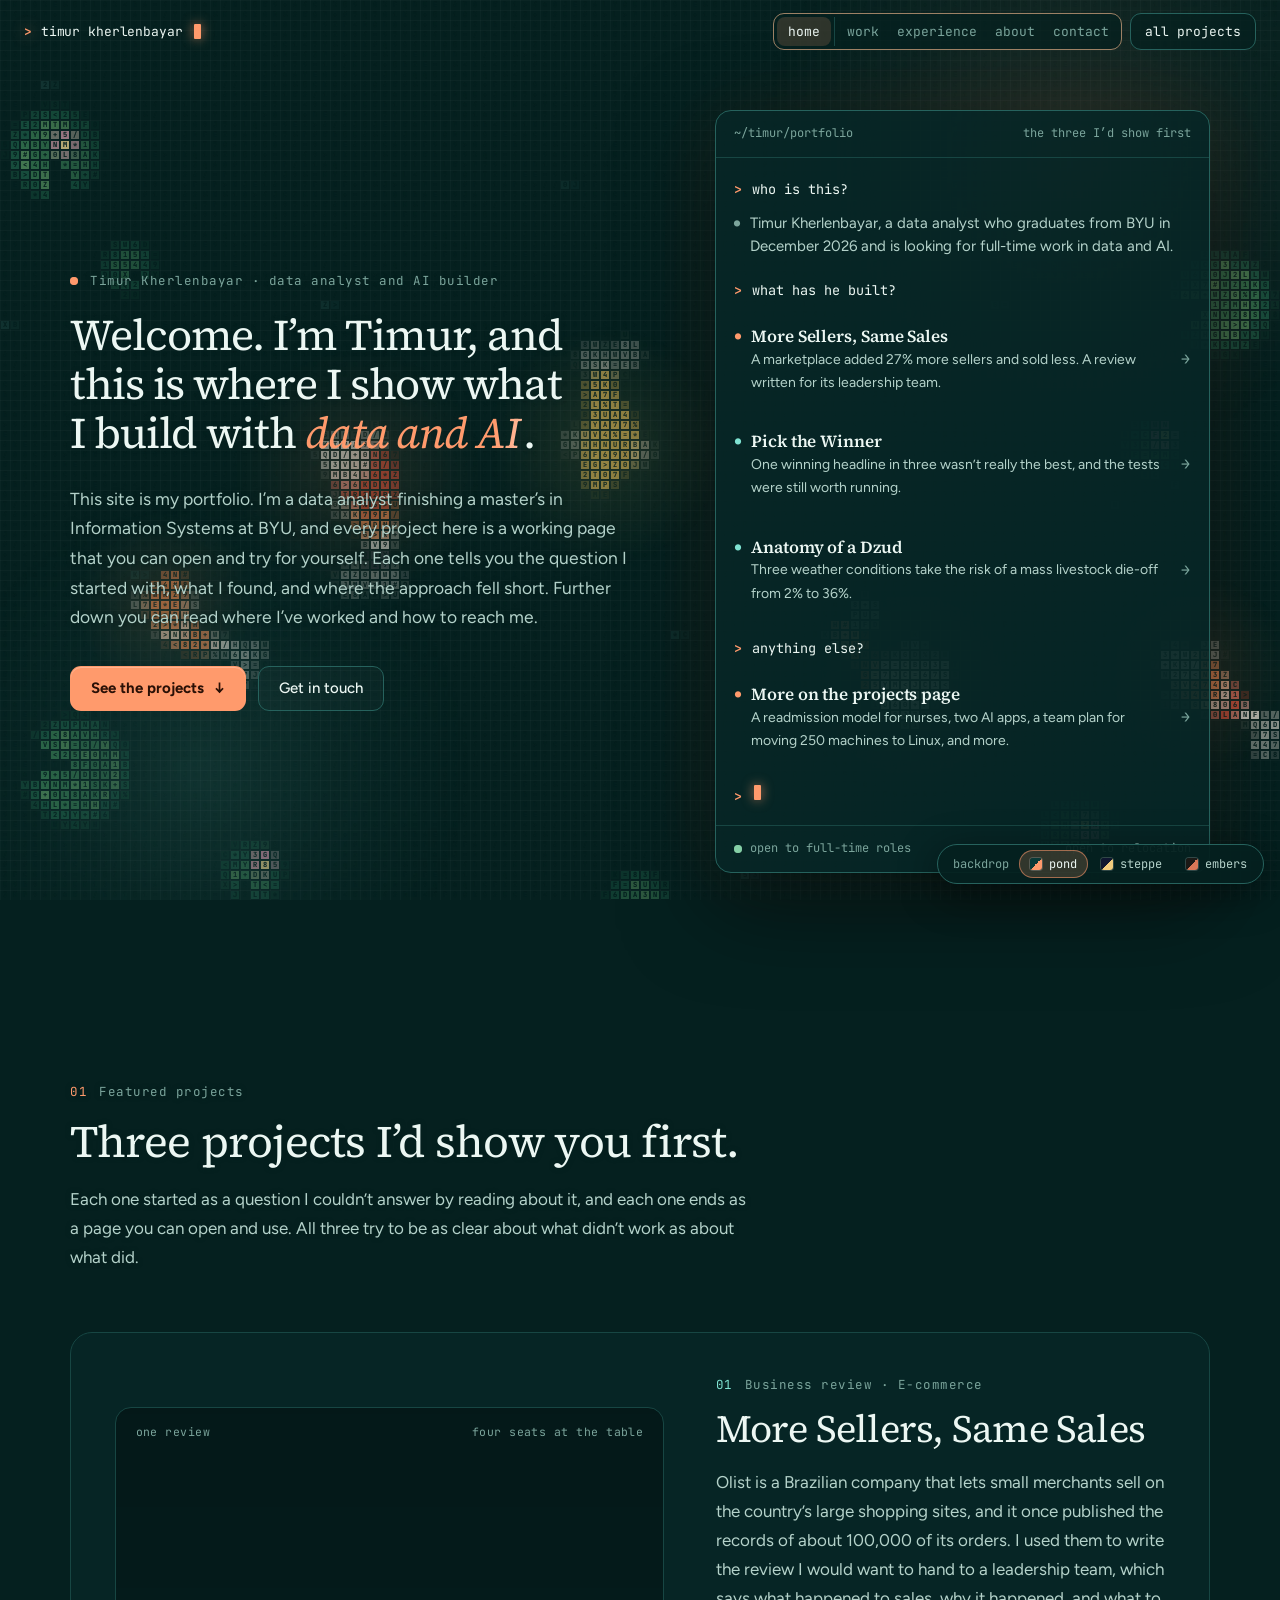
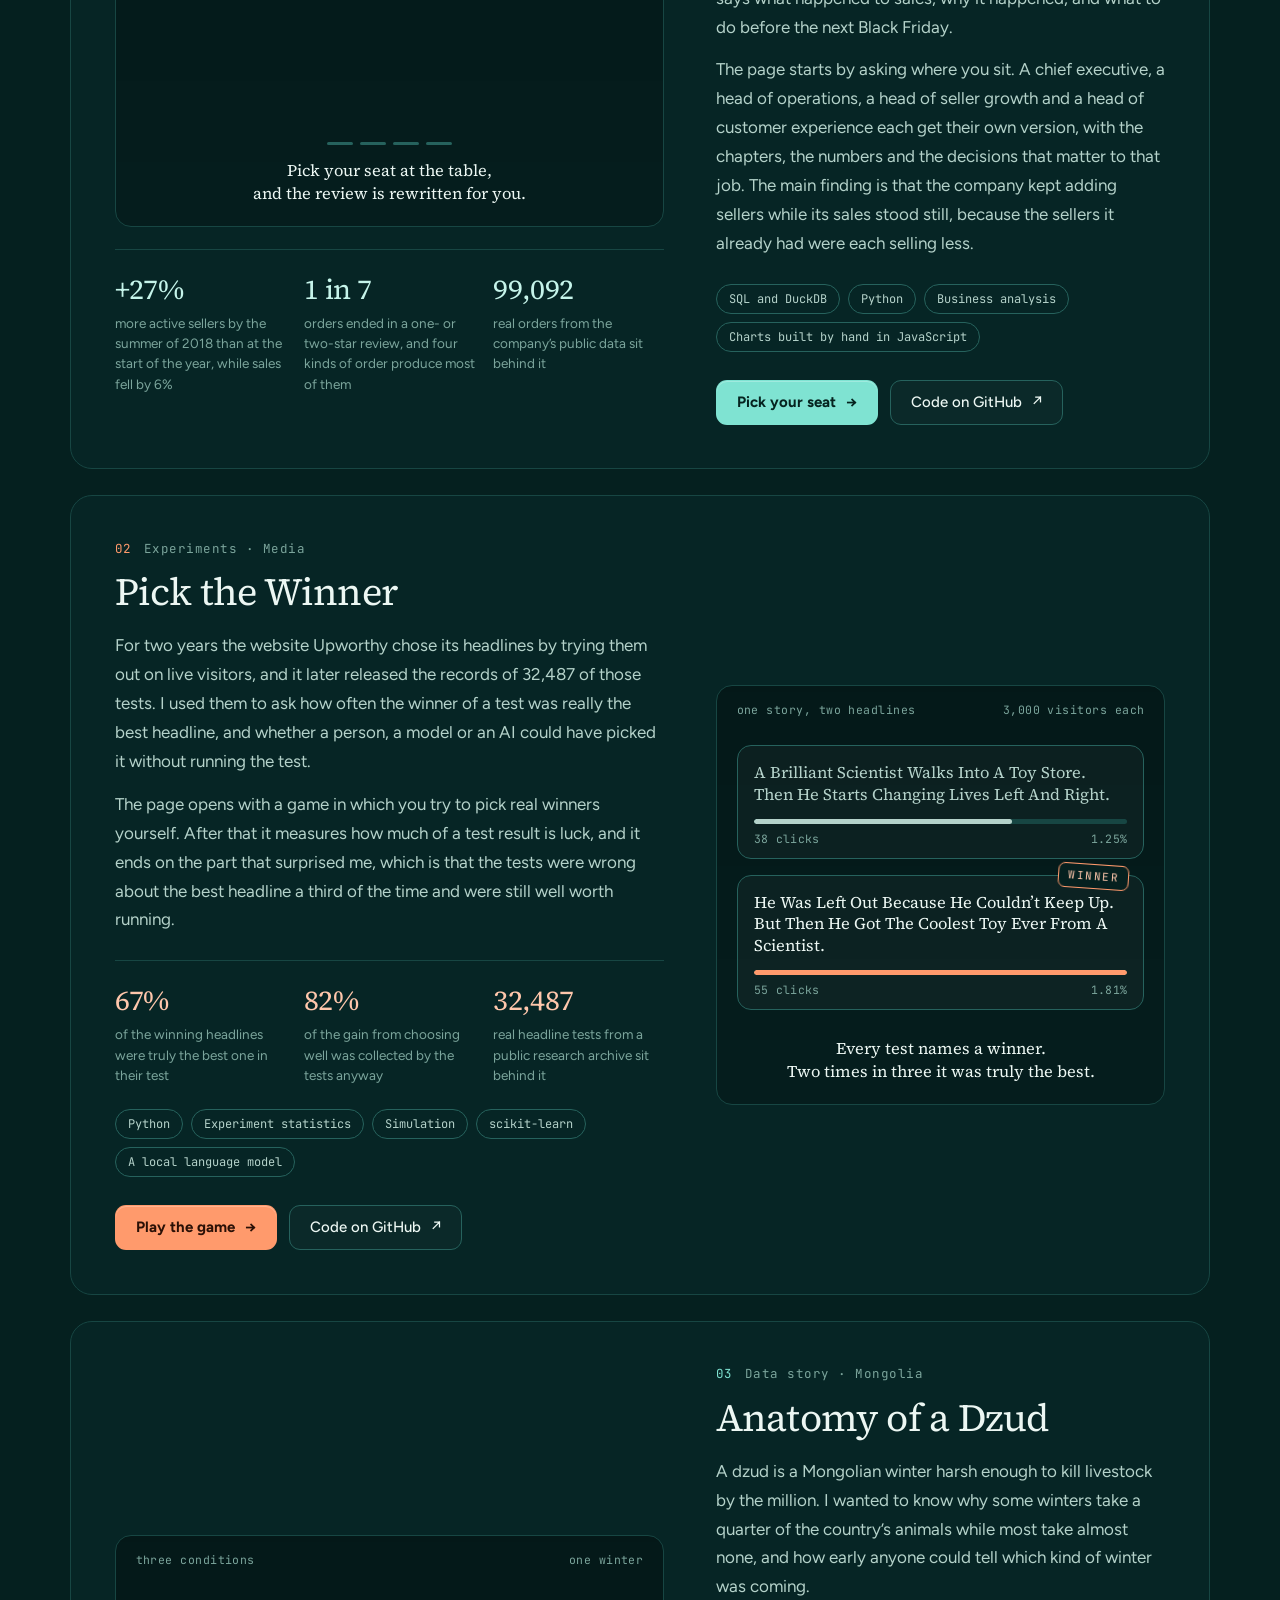
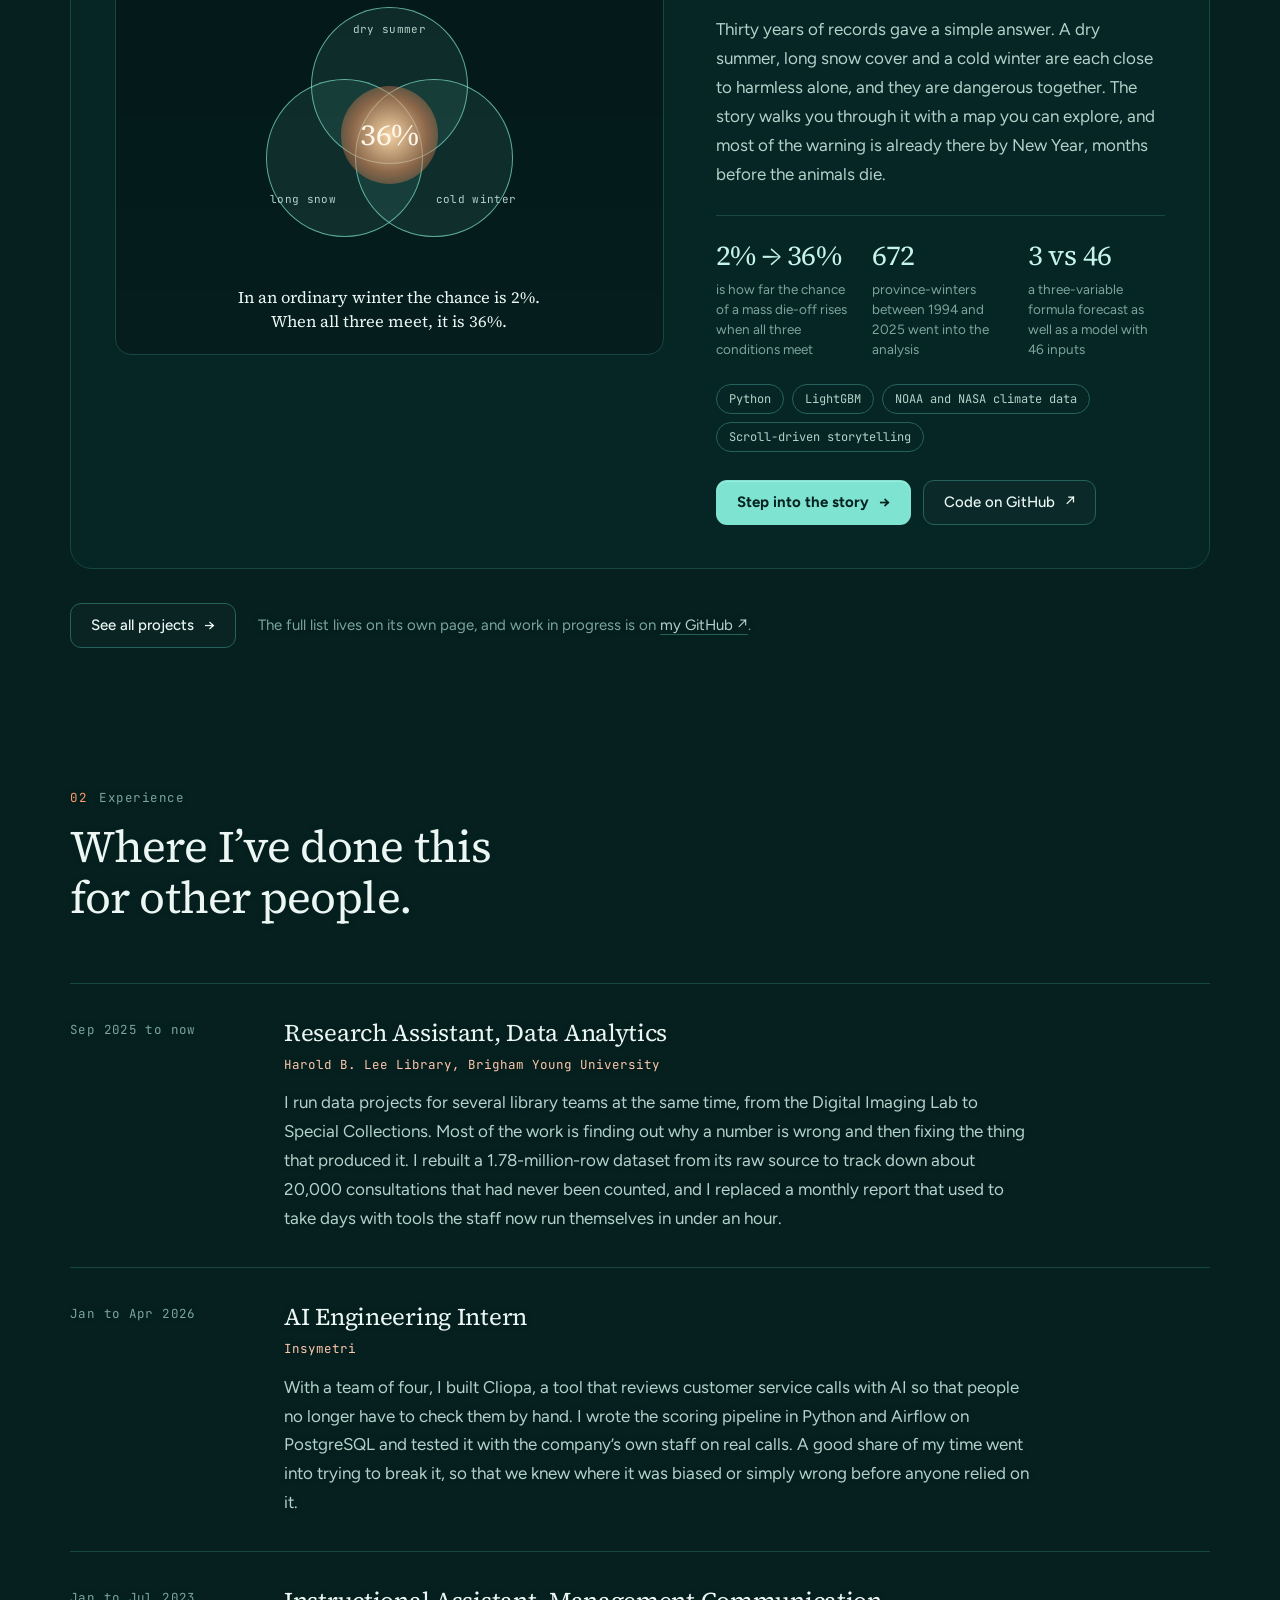
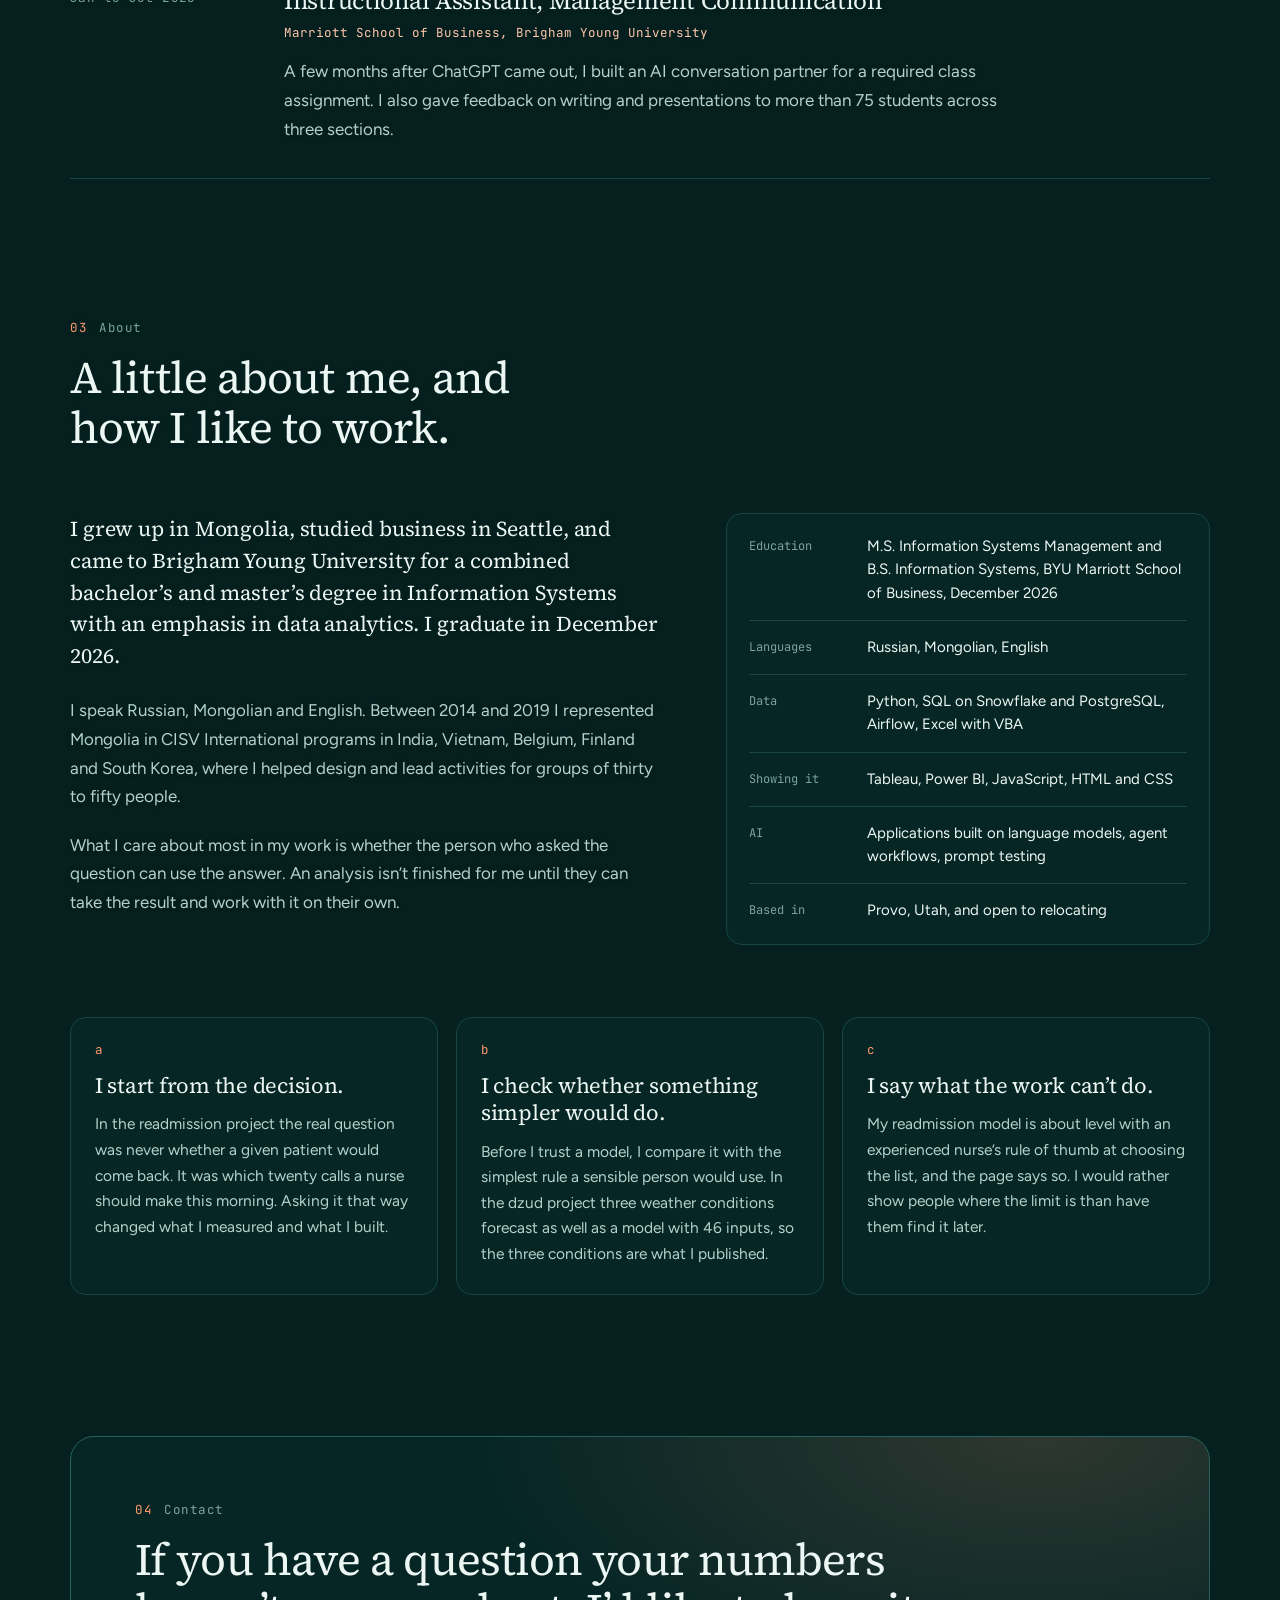
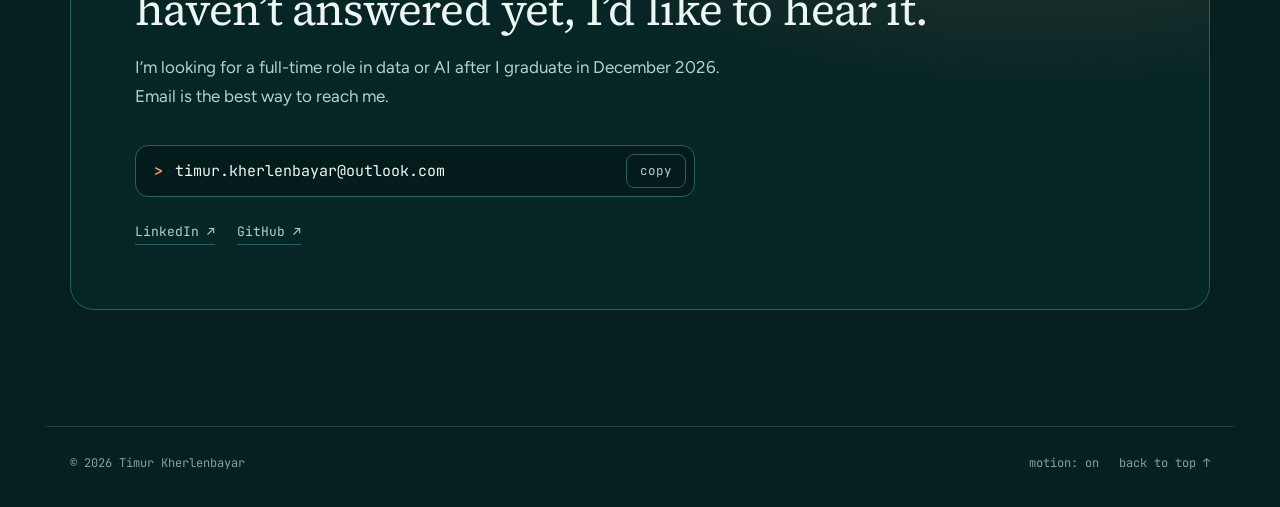
<file: index.html>
<!DOCTYPE html>
<html lang="en" data-theme="pond">
<head>
  <meta charset="UTF-8">
  <meta name="viewport" content="width=device-width, initial-scale=1, viewport-fit=cover">
  <meta name="theme-color" content="#05201f">
  <meta name="description" content="Timur Kherlenbayar is a data analyst finishing a master's in Information Systems at BYU. This is a small collection of data and AI projects you can open and try.">
  <meta property="og:title" content="Timur Kherlenbayar — data and AI work">
  <meta property="og:description" content="Data and AI projects you can open and try, by a data analyst finishing a master's in Information Systems at BYU.">
  <meta property="og:type" content="website">
  <title>Timur Kherlenbayar — data and AI work</title>
  <link rel="icon" href="assets/favicon.svg" type="image/svg+xml">
  <link rel="stylesheet" href="assets/fonts/type-home.css?v=10">
  <link rel="stylesheet" href="style.css?v=14">
  <script>
    document.documentElement.classList.add('js');
    try { var t = localStorage.getItem('tk-theme'); if (t) document.documentElement.dataset.theme = t; } catch (e) {}
  </script>
  <script src="backdrop.js?v=10" defer></script>
  <script src="app.js?v=12" defer></script>
</head>
<body>
  <canvas id="field" aria-hidden="true"></canvas>

  <a class="skip" href="#work">Skip to the projects</a>

  <header class="nav">
    <a class="brand" href="#top" aria-label="Timur Kherlenbayar, back to top"><span class="brand-mark" aria-hidden="true">&gt;</span>timur kherlenbayar<span class="caret" aria-hidden="true"></span></a>
    <nav aria-label="Main">
      <div class="tab current">
        <a class="tab-main" href="#top" aria-current="page">home</a>
        <span class="tab-sub"><a href="#work">work</a><a href="#experience">experience</a><a href="#about">about</a><a href="#contact">contact</a></span>
      </div>
      <div class="tab"><a class="tab-main" href="projects/"><span class="tab-long">all </span>projects</a></div>
    </nav>
  </header>

  <main id="top">
    <!-- Hero -->
    <section class="hero wrap" aria-labelledby="hero-title">
      <div class="hero-copy">
        <p class="eyebrow"><span class="pulse" aria-hidden="true"></span>Timur Kherlenbayar · data analyst and AI builder</p>
        <h1 id="hero-title">Welcome. I’m Timur, and this is where I show what I build with <span class="shimmer">data and AI</span>.</h1>
        <p class="lede">This site is my portfolio. I’m a data analyst finishing a master’s in Information Systems at BYU, and every project here is a working page that you can open and try for yourself. Each one tells you the question I started with, what I found, and where the approach fell short. Further down you can read where I’ve worked and how to reach me.</p>
        <div class="hero-actions">
          <a class="btn primary" href="#work">See the projects <span aria-hidden="true">↓</span></a>
          <a class="btn ghost" href="#contact">Get in touch</a>
        </div>
      </div>

      <div class="term" data-spot>
        <div class="term-bar">
          <span>~/timur/portfolio</span>
          <span class="term-meta">the three I’d show first</span>
        </div>
        <div class="term-body">
          <p class="t-cmd" style="--n:12;--d:.5s"><b aria-hidden="true">&gt;</b><span>who is this?</span></p>
          <p class="t-out" style="--d:1.3s"><i aria-hidden="true">●</i><span>Timur Kherlenbayar, a data analyst who graduates from BYU in December 2026 and is looking for full-time work in data and AI.</span></p>

          <p class="t-cmd" style="--n:18;--d:2.3s"><b aria-hidden="true">&gt;</b><span>what has he built?</span></p>
          <a class="t-row" style="--d:3.4s" href="projects/more-sellers-same-sales/">
            <i aria-hidden="true">●</i>
            <span><strong>More Sellers, Same Sales</strong><em>A marketplace added 27% more sellers and sold less. A review written for its leadership team.</em></span>
            <u aria-hidden="true">→</u>
          </a>
          <a class="t-row" style="--d:3.9s" href="projects/pick-the-winner/">
            <i aria-hidden="true">●</i>
            <span><strong>Pick the Winner</strong><em>One winning headline in three wasn’t really the best, and the tests were still worth running.</em></span>
            <u aria-hidden="true">→</u>
          </a>
          <a class="t-row" style="--d:4.4s" href="projects/anatomy-of-a-dzud/">
            <i aria-hidden="true">●</i>
            <span><strong>Anatomy of a Dzud</strong><em>Three weather conditions take the risk of a mass livestock die-off from 2% to 36%.</em></span>
            <u aria-hidden="true">→</u>
          </a>

          <p class="t-cmd" style="--n:14;--d:5.1s"><b aria-hidden="true">&gt;</b><span>anything else?</span></p>
          <a class="t-row t-more" style="--d:6.0s" href="projects/">
            <i aria-hidden="true">●</i>
            <span><strong>More on the projects page</strong><em>A readmission model for nurses, two AI apps, a team plan for moving 250 machines to Linux, and more.</em></span>
            <u aria-hidden="true">→</u>
          </a>

          <p class="t-cmd t-idle" style="--d:6.7s"><b aria-hidden="true">&gt;</b><span class="caret" aria-hidden="true"></span></p>
        </div>
        <div class="term-status"><span><span class="pulse ok" aria-hidden="true"></span>open to full-time roles</span><span>open to relocation</span></div>
      </div>
    </section>

    <!-- Work -->
    <section class="section wrap" id="work" aria-labelledby="work-title">
      <header class="section-head reveal">
        <p class="label"><span>01</span>Featured projects</p>
        <h2 id="work-title">Three projects I’d show you first.</h2>
        <p>Each one started as a question I couldn’t answer by reading about it, and each one ends as a page you can open and use. All three try to be as clear about what didn’t work as about what did.</p>
      </header>

      <article class="project flip reveal" data-spot>
        <div class="project-copy">
          <p class="kicker cool"><span>01</span>Business review · E-commerce</p>
          <h3><a href="projects/more-sellers-same-sales/">More Sellers, Same Sales</a></h3>
          <p>Olist is a Brazilian company that lets small merchants sell on the country’s large shopping sites, and it once published the records of about 100,000 of its orders. I used them to write the review I would want to hand to a leadership team, which says what happened to sales, why it happened, and what to do before the next Black Friday.</p>
          <p>The page starts by asking where you sit. A chief executive, a head of operations, a head of seller growth and a head of customer experience each get their own version, with the chapters, the numbers and the decisions that matter to that job. The main finding is that the company kept adding sellers while its sales stood still, because the sellers it already had were each selling less.</p>
          <ul class="tags" aria-label="Built with"><li>SQL and DuckDB</li><li>Python</li><li>Business analysis</li><li>Charts built by hand in JavaScript</li></ul>
          <div class="actions">
            <a class="btn primary cool" href="projects/more-sellers-same-sales/">Pick your seat <span aria-hidden="true">→</span></a>
            <a class="btn ghost" href="https://github.com/RumitOsu/more-sellers-same-sales" target="_blank" rel="noopener noreferrer">Code on GitHub <span aria-hidden="true">↗</span></a>
          </div>
        </div>
        <div class="project-side">
        <a class="project-vis vis-review" href="projects/more-sellers-same-sales/" tabindex="-1" aria-hidden="true">
          <div class="vis-top"><span>one review</span><span>four seats at the table</span></div>
          <div class="seatdeck">
            <div class="sd"><span>Chief executive</span><b>−13%</b><p>sales against the spring, with 27% more sellers signed</p></div>
            <div class="sd"><span>Operations</span><b>30%</b><p>of parcels to Rio arrived late in the four bad months</p></div>
            <div class="sd"><span>Seller growth</span><b>35%</b><p>of new sellers are gone by their fourth month</p></div>
            <div class="sd"><span>Customer experience</span><b>1 in 7</b><p>orders ends in a one- or two-star review</p></div>
          </div>
          <div class="sd-tabs"><i></i><i></i><i></i><i></i></div>
          <p class="vis-caption">Pick your seat at the table,<br>and the review is rewritten for you.</p>
        </a>
          <dl class="stats">
            <div><dt>+27%</dt><dd>more active sellers by the summer of 2018 than at the start of the year, while sales fell by 6%</dd></div>
            <div><dt>1 in 7</dt><dd>orders ended in a one- or two-star review, and four kinds of order produce most of them</dd></div>
            <div><dt>99,092</dt><dd>real orders from the company’s public data sit behind it</dd></div>
          </dl>
        </div>
      </article>

      <article class="project reveal" data-spot>
        <div class="project-copy">
          <p class="kicker"><span>02</span>Experiments · Media</p>
          <h3><a href="projects/pick-the-winner/">Pick the Winner</a></h3>
          <p>For two years the website Upworthy chose its headlines by trying them out on live visitors, and it later released the records of 32,487 of those tests. I used them to ask how often the winner of a test was really the best headline, and whether a person, a model or an AI could have picked it without running the test.</p>
          <p>The page opens with a game in which you try to pick real winners yourself. After that it measures how much of a test result is luck, and it ends on the part that surprised me, which is that the tests were wrong about the best headline a third of the time and were still well worth running.</p>
          <dl class="stats">
            <div><dt>67%</dt><dd>of the winning headlines were truly the best one in their test</dd></div>
            <div><dt>82%</dt><dd>of the gain from choosing well was collected by the tests anyway</dd></div>
            <div><dt>32,487</dt><dd>real headline tests from a public research archive sit behind it</dd></div>
          </dl>
          <ul class="tags" aria-label="Built with"><li>Python</li><li>Experiment statistics</li><li>Simulation</li><li>scikit-learn</li><li>A local language model</li></ul>
          <div class="actions">
            <a class="btn primary" href="projects/pick-the-winner/">Play the game <span aria-hidden="true">→</span></a>
            <a class="btn ghost" href="https://github.com/RumitOsu/pick-the-winner" target="_blank" rel="noopener noreferrer">Code on GitHub <span aria-hidden="true">↗</span></a>
          </div>
        </div>
        <a class="project-vis vis-pick" href="projects/pick-the-winner/" tabindex="-1" aria-hidden="true">
          <div class="vis-top"><span>one story, two headlines</span><span>3,000 visitors each</span></div>
          <div class="slips">
            <div class="slip">
              <p class="slip-h">A Brilliant Scientist Walks Into A Toy Store. Then He Starts Changing Lives Left And Right.</p>
              <div class="slip-bar"><i style="width:69%"></i></div>
              <p class="slip-n"><span>38 clicks</span><span>1.25%</span></p>
            </div>
            <div class="slip win">
              <span class="slip-stamp">winner</span>
              <p class="slip-h">He Was Left Out Because He Couldn’t Keep Up. But Then He Got The Coolest Toy Ever From A Scientist.</p>
              <div class="slip-bar"><i style="width:100%"></i></div>
              <p class="slip-n"><span>55 clicks</span><span>1.81%</span></p>
            </div>
          </div>
          <p class="vis-caption">Every test names a winner.<br>Two times in three it was truly the best.</p>
        </a>
      </article>

      <article class="project flip reveal" data-spot>
        <div class="project-copy">
          <p class="kicker cool"><span>03</span>Data story · Mongolia</p>
          <h3><a href="projects/anatomy-of-a-dzud/">Anatomy of a Dzud</a></h3>
          <p>A dzud is a Mongolian winter harsh enough to kill livestock by the million. I wanted to know why some winters take a quarter of the country’s animals while most take almost none, and how early anyone could tell which kind of winter was coming.</p>
          <p>Thirty years of records gave a simple answer. A dry summer, long snow cover and a cold winter are each close to harmless alone, and they are dangerous together. The story walks you through it with a map you can explore, and most of the warning is already there by New Year, months before the animals die.</p>
          <dl class="stats">
            <div><dt>2% → 36%</dt><dd>is how far the chance of a mass die-off rises when all three conditions meet</dd></div>
            <div><dt>672</dt><dd>province-winters between 1994 and 2025 went into the analysis</dd></div>
            <div><dt>3 vs 46</dt><dd>a three-variable formula forecast as well as a model with 46 inputs</dd></div>
          </dl>
          <ul class="tags" aria-label="Built with"><li>Python</li><li>LightGBM</li><li>NOAA and NASA climate data</li><li>Scroll-driven storytelling</li></ul>
          <div class="actions">
            <a class="btn primary cool" href="projects/anatomy-of-a-dzud/">Step into the story <span aria-hidden="true">→</span></a>
            <a class="btn ghost" href="https://github.com/RumitOsu/anatomy-of-a-dzud" target="_blank" rel="noopener noreferrer">Code on GitHub <span aria-hidden="true">↗</span></a>
          </div>
        </div>
        <a class="project-vis vis-dzud" href="projects/anatomy-of-a-dzud/" tabindex="-1" aria-hidden="true">
          <div class="vis-top"><span>three conditions</span><span>one winter</span></div>
          <div class="venn" role="presentation">
            <div class="ring r1"><span>dry summer</span></div>
            <div class="ring r2"><span>long snow</span></div>
            <div class="ring r3"><span>cold winter</span></div>
            <div class="core"></div>
            <div class="core-num">36%</div>
          </div>
          <p class="vis-caption">In an ordinary winter the chance is 2%.<br>When all three meet, it is 36%.</p>
        </a>
      </article>

      <div class="all-link reveal">
        <a class="btn ghost" href="projects/">See all projects <span aria-hidden="true">→</span></a>
        <p>The full list lives on its own page, and work in progress is on <a href="https://github.com/RumitOsu" target="_blank" rel="noopener noreferrer">my GitHub <span aria-hidden="true">↗</span></a>.</p>
      </div>
    </section>

    <!-- Experience -->
    <section class="section wrap" id="experience" aria-labelledby="exp-title">
      <header class="section-head reveal">
        <p class="label"><span>02</span>Experience</p>
        <h2 id="exp-title">Where I’ve done this for other people.</h2>
      </header>

      <ol class="timeline">
        <li class="reveal">
          <p class="when">Sep 2025 to now</p>
          <div>
            <h3>Research Assistant, Data Analytics</h3>
            <p class="where">Harold B. Lee Library, Brigham Young University</p>
            <p>I run data projects for several library teams at the same time, from the Digital Imaging Lab to Special Collections. Most of the work is finding out why a number is wrong and then fixing the thing that produced it. I rebuilt a 1.78-million-row dataset from its raw source to track down about 20,000 consultations that had never been counted, and I replaced a monthly report that used to take days with tools the staff now run themselves in under an hour.</p>
          </div>
        </li>
        <li class="reveal">
          <p class="when">Jan to Apr 2026</p>
          <div>
            <h3>AI Engineering Intern</h3>
            <p class="where">Insymetri</p>
            <p>With a team of four, I built Cliopa, a tool that reviews customer service calls with AI so that people no longer have to check them by hand. I wrote the scoring pipeline in Python and Airflow on PostgreSQL and tested it with the company’s own staff on real calls. A good share of my time went into trying to break it, so that we knew where it was biased or simply wrong before anyone relied on it.</p>
          </div>
        </li>
        <li class="reveal">
          <p class="when">Jan to Jul 2023</p>
          <div>
            <h3>Instructional Assistant, Management Communication</h3>
            <p class="where">Marriott School of Business, Brigham Young University</p>
            <p>A few months after ChatGPT came out, I built an AI conversation partner for a required class assignment. I also gave feedback on writing and presentations to more than 75 students across three sections.</p>
          </div>
        </li>
      </ol>
    </section>

    <!-- About -->
    <section class="section wrap" id="about" aria-labelledby="about-title">
      <header class="section-head reveal">
        <p class="label"><span>03</span>About</p>
        <h2 id="about-title">A little about me, and how I like to work.</h2>
      </header>

      <div class="about">
        <div class="about-copy reveal">
          <p>I grew up in Mongolia, studied business in Seattle, and came to Brigham Young University for a combined bachelor’s and master’s degree in Information Systems with an emphasis in data analytics. I graduate in December 2026.</p>
          <p>I speak Russian, Mongolian and English. Between 2014 and 2019 I represented Mongolia in CISV International programs in India, Vietnam, Belgium, Finland and South Korea, where I helped design and lead activities for groups of thirty to fifty people.</p>
          <p>What I care about most in my work is whether the person who asked the question can use the answer. An analysis isn’t finished for me until they can take the result and work with it on their own.</p>
        </div>

        <dl class="facts reveal" data-spot>
          <div><dt>Education</dt><dd>M.S. Information Systems Management and B.S. Information Systems, BYU Marriott School of Business, December 2026</dd></div>
          <div><dt>Languages</dt><dd>Russian, Mongolian, English</dd></div>
          <div><dt>Data</dt><dd>Python, SQL on Snowflake and PostgreSQL, Airflow, Excel with VBA</dd></div>
          <div><dt>Showing it</dt><dd>Tableau, Power BI, JavaScript, HTML and CSS</dd></div>
          <div><dt>AI</dt><dd>Applications built on language models, agent workflows, prompt testing</dd></div>
          <div><dt>Based in</dt><dd>Provo, Utah, and open to relocating</dd></div>
        </dl>
      </div>

      <div class="principles">
        <div class="principle reveal" data-spot>
          <p class="p-num">a</p>
          <h3>I start from the decision.</h3>
          <p>In the readmission project the real question was never whether a given patient would come back. It was which twenty calls a nurse should make this morning. Asking it that way changed what I measured and what I built.</p>
        </div>
        <div class="principle reveal" data-spot>
          <p class="p-num">b</p>
          <h3>I check whether something simpler would do.</h3>
          <p>Before I trust a model, I compare it with the simplest rule a sensible person would use. In the dzud project three weather conditions forecast as well as a model with 46 inputs, so the three conditions are what I published.</p>
        </div>
        <div class="principle reveal" data-spot>
          <p class="p-num">c</p>
          <h3>I say what the work can’t do.</h3>
          <p>My readmission model is about level with an experienced nurse’s rule of thumb at choosing the list, and the page says so. I would rather show people where the limit is than have them find it later.</p>
        </div>
      </div>
    </section>

    <!-- Contact -->
    <section class="section wrap contact" id="contact" aria-labelledby="contact-title">
      <div class="contact-card reveal" data-spot>
        <p class="label"><span>04</span>Contact</p>
        <h2 id="contact-title">If you have a question your numbers haven’t answered yet, I’d like to hear it.</h2>
        <p>I’m looking for a full-time role in data or AI after I graduate in December 2026. Email is the best way to reach me.</p>
        <div class="prompt">
          <span class="prompt-mark" aria-hidden="true">&gt;</span>
          <a class="prompt-mail" href="mailto:timur.kherlenbayar@outlook.com">timur.kherlenbayar@outlook.com</a>
          <button class="copy" id="copy" type="button">copy</button>
        </div>
        <div class="contact-links">
          <a href="https://www.linkedin.com/in/timur-kherlenbayar" target="_blank" rel="noopener noreferrer">LinkedIn <span aria-hidden="true">↗</span></a>
          <a href="https://github.com/RumitOsu" target="_blank" rel="noopener noreferrer">GitHub <span aria-hidden="true">↗</span></a>
        </div>
      </div>
    </section>
  </main>

  <footer class="footer wrap">
    <span>© 2026 Timur Kherlenbayar</span>
    <span class="footer-right">
      <button id="motion" type="button" aria-pressed="false">motion: on</button>
      <a href="#top">back to top ↑</a>
    </span>
  </footer>

  <div class="themes" role="group" aria-label="Choose the backdrop">
    <span aria-hidden="true">backdrop</span>
    <button type="button" data-theme-pick="pond" aria-pressed="true" aria-label="Koi pond backdrop" style="--a:#0a3a38;--b:#ff9a6c"><i></i><b>pond</b></button>
    <button type="button" data-theme-pick="steppe" aria-pressed="false" aria-label="Steppe night backdrop" style="--a:#0f1630;--b:#f2cc7e"><i></i><b>steppe</b></button>
    <button type="button" data-theme-pick="embers" aria-pressed="false" aria-label="Embers backdrop" style="--a:#1b1916;--b:#d97757"><i></i><b>embers</b></button>
  </div>

  <div class="toast" id="toast" role="status" aria-live="polite"></div>
</body>
</html>
</file>
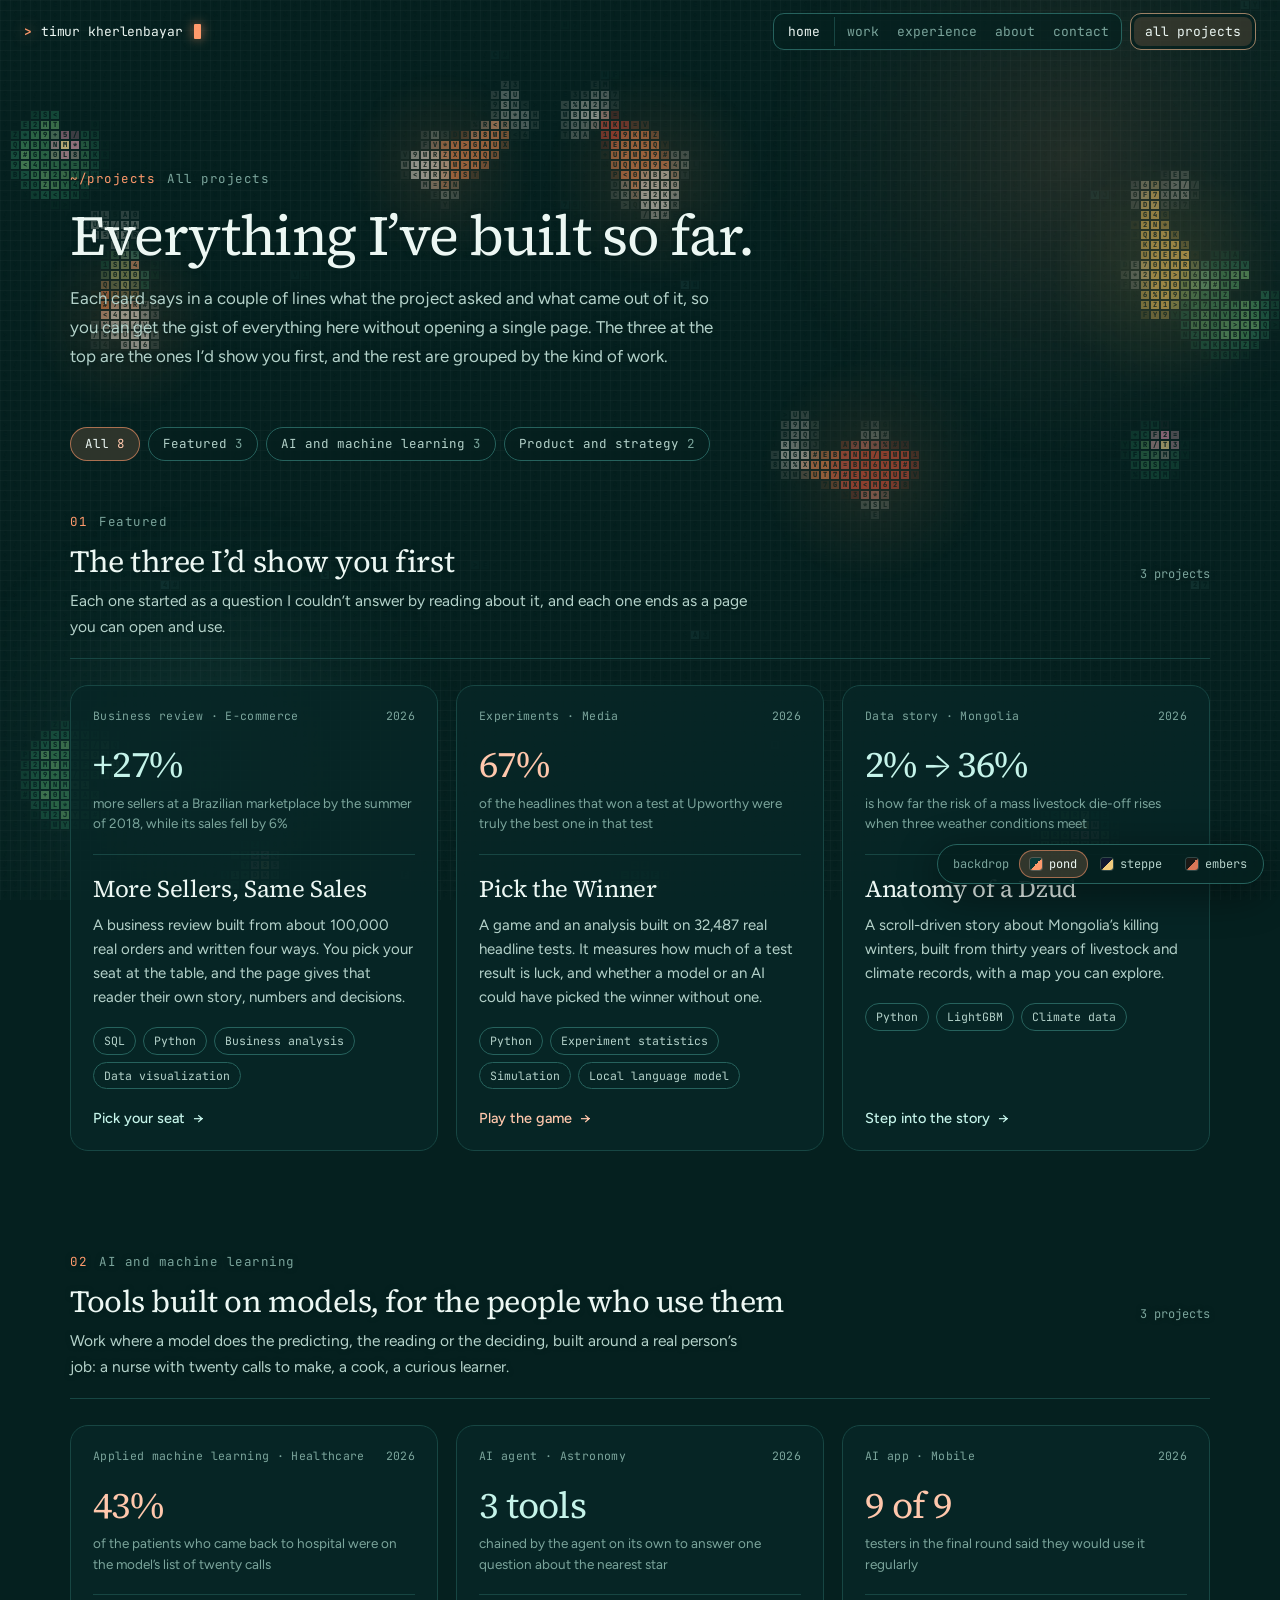
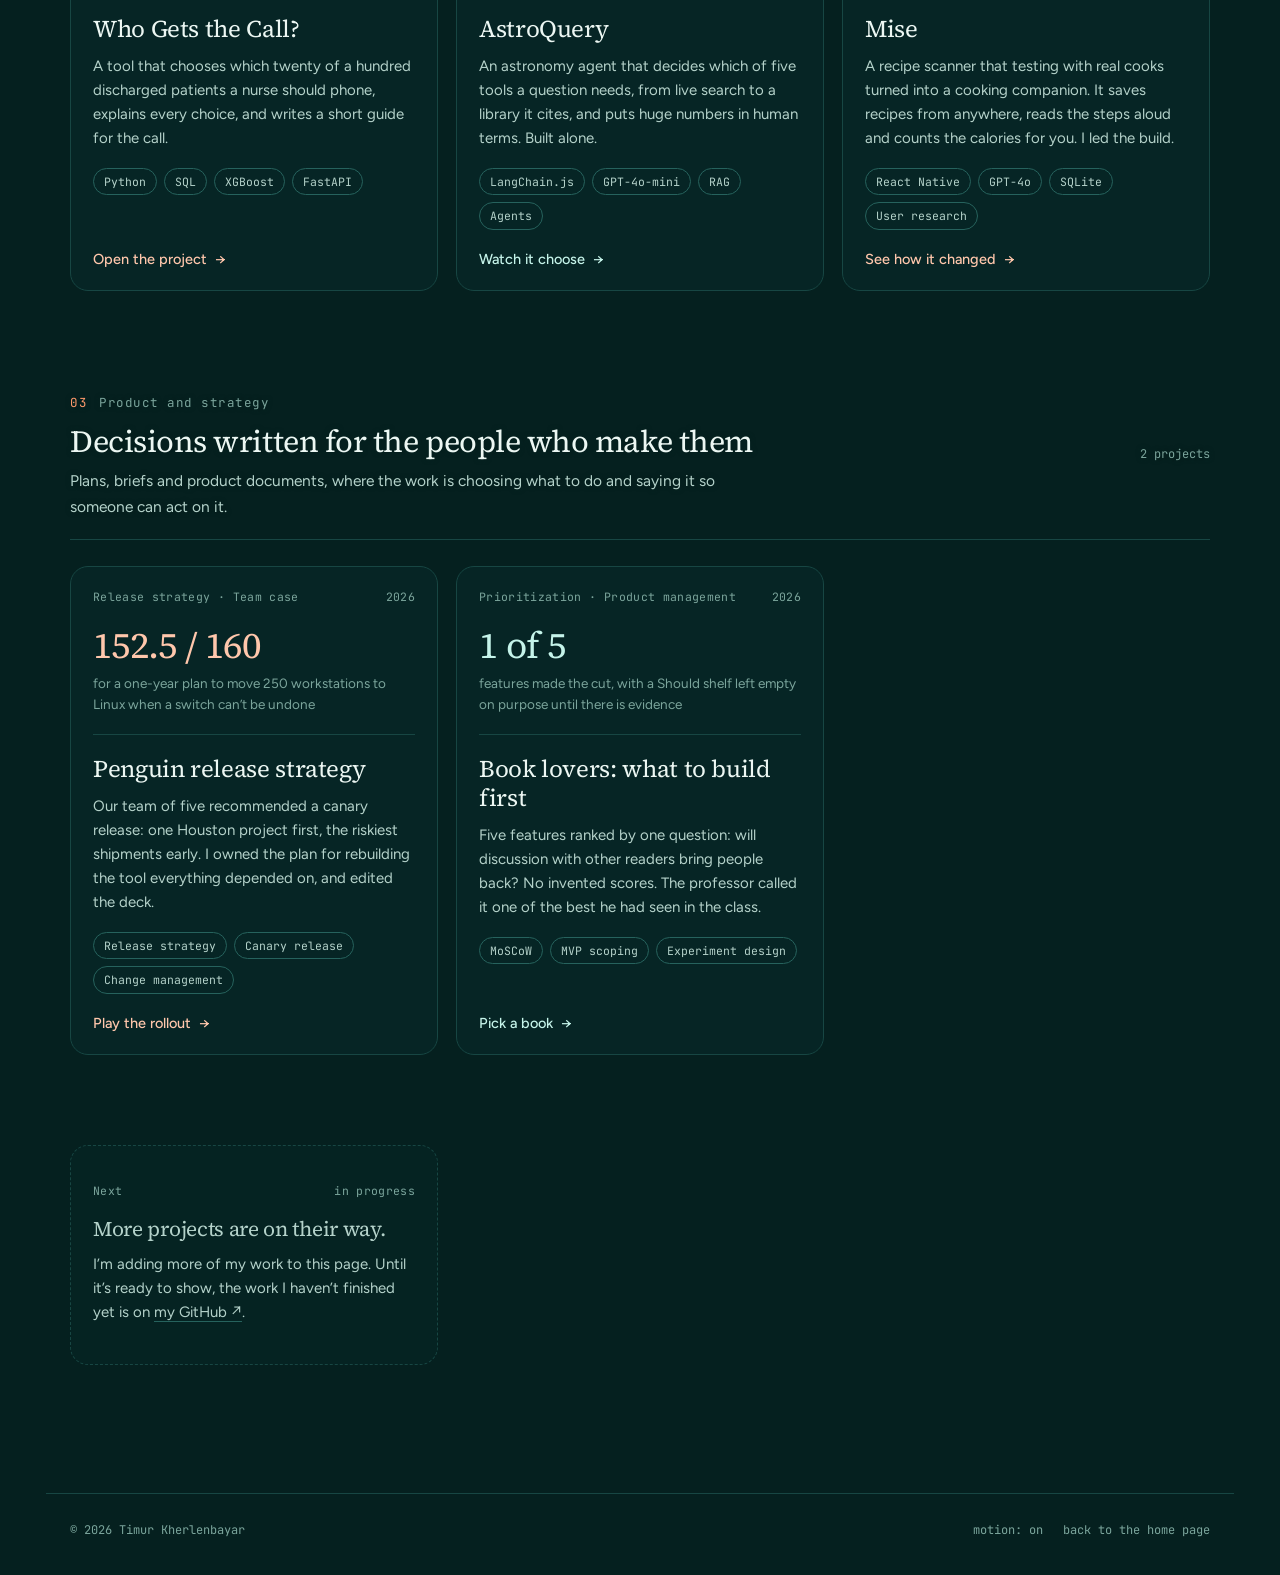
<file: projects/index.html>
<!DOCTYPE html>
<html lang="en" data-theme="pond">
<head>
  <meta charset="UTF-8">
  <meta name="viewport" content="width=device-width, initial-scale=1, viewport-fit=cover">
  <meta name="theme-color" content="#05201f">
  <meta name="description" content="Every data and AI project by Timur Kherlenbayar. Each card opens a working page you can try.">
  <title>Projects — Timur Kherlenbayar</title>
  <link rel="icon" href="../assets/favicon.svg" type="image/svg+xml">
  <link rel="stylesheet" href="../assets/fonts/type-home.css?v=10">
  <link rel="stylesheet" href="../style.css?v=14">
  <script>
    document.documentElement.classList.add('js');
    try { var t = localStorage.getItem('tk-theme'); if (t) document.documentElement.dataset.theme = t; } catch (e) {}
  </script>
  <script src="../backdrop.js?v=10" defer></script>
  <script src="../app.js?v=12" defer></script>
</head>
<body>
  <canvas id="field" aria-hidden="true"></canvas>

  <a class="skip" href="#list">Skip to the projects</a>

  <header class="nav">
    <a class="brand" href="../" aria-label="Timur Kherlenbayar, home page"><span class="brand-mark" aria-hidden="true">&gt;</span>timur kherlenbayar<span class="caret" aria-hidden="true"></span></a>
    <nav aria-label="Main">
      <div class="tab">
        <a class="tab-main" href="../">home</a>
        <span class="tab-sub"><a href="../#work">work</a><a href="../#experience">experience</a><a href="../#about">about</a><a href="../#contact">contact</a></span>
      </div>
      <div class="tab current"><a class="tab-main" href="./" aria-current="page"><span class="tab-long">all </span>projects</a></div>
    </nav>
  </header>

  <main id="top">
    <section class="page-head wrap" aria-labelledby="page-title">
      <p class="label"><span>~/projects</span>All projects</p>
      <h1 id="page-title">Everything I’ve built so far.</h1>
      <p>Each card says in a couple of lines what the project asked and what came out of it, so you can get the gist of everything here without opening a single page. The three at the top are the ones I’d show you first, and the rest are grouped by the kind of work.</p>
    </section>

    <!-- How this page is put together
         Each <section class="group"> is one kind of work, with its own heading and card grid. To add a
         project, copy one <li> block inside the right group, change the text and the link, and put it
         first in that group's list. Add "cool" to the card's class for the blue accent.
         For work that has no page of its own, use <div class="card compact"> (no headline number),
         or <a class="card compact"> if it links out to a repository or a PDF.
         To add a group, copy a whole <section class="group">, give it a new id and data-name, and
         update its number and count. The filter chips appear by themselves once there are two groups.
         Planned groups, in this order: featured, ai-apps (AI and machine learning), product (Product and strategy),
         engineering (Engineering and coursework).
         The featured group holds the same three projects as the home page. -->
    <div class="wrap groups" id="list">
      <div class="filters" role="group" aria-label="Show one group of projects" hidden></div>

      <section class="group" id="featured" data-name="Featured" aria-labelledby="g-featured">
        <header class="group-head">
          <div>
            <p class="label"><span>01</span>Featured</p>
            <h2 id="g-featured">The three I’d show you first</h2>
          </div>
          <p class="group-count">3 projects</p>
          <p>Each one started as a question I couldn’t answer by reading about it, and each one ends as a page you can open and use.</p>
        </header>
        <ul class="cards">
          <li>
            <a class="card cool reveal" data-spot href="more-sellers-same-sales/">
              <span class="card-top"><span>Business review · E-commerce</span><span>2026</span></span>
              <span class="card-stat"><b>+27%</b><span>more sellers at a Brazilian marketplace by the summer of 2018, while its sales fell by 6%</span></span>
              <span class="card-title">More Sellers, Same Sales</span>
              <span class="card-text">A business review built from about 100,000 real orders and written four ways. You pick your seat at the table, and the page gives that reader their own story, numbers and decisions.</span>
              <span class="card-tags"><span>SQL</span><span>Python</span><span>Business analysis</span><span>Data visualization</span></span>
              <span class="card-go">Pick your seat <span aria-hidden="true">→</span></span>
            </a>
          </li>
          <li>
            <a class="card reveal" data-spot href="pick-the-winner/">
              <span class="card-top"><span>Experiments · Media</span><span>2026</span></span>
              <span class="card-stat"><b>67%</b><span>of the headlines that won a test at Upworthy were truly the best one in that test</span></span>
              <span class="card-title">Pick the Winner</span>
              <span class="card-text">A game and an analysis built on 32,487 real headline tests. It measures how much of a test result is luck, and whether a model or an AI could have picked the winner without one.</span>
              <span class="card-tags"><span>Python</span><span>Experiment statistics</span><span>Simulation</span><span>Local language model</span></span>
              <span class="card-go">Play the game <span aria-hidden="true">→</span></span>
            </a>
          </li>
          <li>
            <a class="card cool reveal" data-spot href="anatomy-of-a-dzud/">
              <span class="card-top"><span>Data story · Mongolia</span><span>2026</span></span>
              <span class="card-stat"><b>2% → 36%</b><span>is how far the risk of a mass livestock die-off rises when three weather conditions meet</span></span>
              <span class="card-title">Anatomy of a Dzud</span>
              <span class="card-text">A scroll-driven story about Mongolia’s killing winters, built from thirty years of livestock and climate records, with a map you can explore.</span>
              <span class="card-tags"><span>Python</span><span>LightGBM</span><span>Climate data</span></span>
              <span class="card-go">Step into the story <span aria-hidden="true">→</span></span>
            </a>
          </li>
        </ul>
      </section>

      <section class="group" id="ai-apps" data-name="AI and machine learning" aria-labelledby="g-ai">
        <header class="group-head">
          <div>
            <p class="label"><span>02</span>AI and machine learning</p>
            <h2 id="g-ai">Tools built on models, for the people who use them</h2>
          </div>
          <p class="group-count">3 projects</p>
          <p>Work where a model does the predicting, the reading or the deciding, built around a real person’s job: a nurse with twenty calls to make, a cook, a curious learner.</p>
        </header>
        <ul class="cards">
          <li>
            <a class="card reveal" data-spot href="who-gets-the-call/">
              <span class="card-top"><span>Applied machine learning · Healthcare</span><span>2026</span></span>
              <span class="card-stat"><b>43%</b><span>of the patients who came back to hospital were on the model’s list of twenty calls</span></span>
              <span class="card-title">Who Gets the Call?</span>
              <span class="card-text">A tool that chooses which twenty of a hundred discharged patients a nurse should phone, explains every choice, and writes a short guide for the call.</span>
              <span class="card-tags"><span>Python</span><span>SQL</span><span>XGBoost</span><span>FastAPI</span></span>
              <span class="card-go">Open the project <span aria-hidden="true">→</span></span>
            </a>
          </li>
          <li>
            <a class="card cool reveal" data-spot href="astroquery/">
              <span class="card-top"><span>AI agent · Astronomy</span><span>2026</span></span>
              <span class="card-stat"><b>3 tools</b><span>chained by the agent on its own to answer one question about the nearest star</span></span>
              <span class="card-title">AstroQuery</span>
              <span class="card-text">An astronomy agent that decides which of five tools a question needs, from live search to a library it cites, and puts huge numbers in human terms. Built alone.</span>
              <span class="card-tags"><span>LangChain.js</span><span>GPT-4o-mini</span><span>RAG</span><span>Agents</span></span>
              <span class="card-go">Watch it choose <span aria-hidden="true">→</span></span>
            </a>
          </li>
          <li>
            <a class="card reveal" data-spot href="mise/">
              <span class="card-top"><span>AI app · Mobile</span><span>2026</span></span>
              <span class="card-stat"><b>9 of 9</b><span>testers in the final round said they would use it regularly</span></span>
              <span class="card-title">Mise</span>
              <span class="card-text">A recipe scanner that testing with real cooks turned into a cooking companion. It saves recipes from anywhere, reads the steps aloud and counts the calories for you. I led the build.</span>
              <span class="card-tags"><span>React Native</span><span>GPT-4o</span><span>SQLite</span><span>User research</span></span>
              <span class="card-go">See how it changed <span aria-hidden="true">→</span></span>
            </a>
          </li>
        </ul>
      </section>

      <section class="group" id="product" data-name="Product and strategy" aria-labelledby="g-product">
        <header class="group-head">
          <div>
            <p class="label"><span>03</span>Product and strategy</p>
            <h2 id="g-product">Decisions written for the people who make them</h2>
          </div>
          <p class="group-count">2 projects</p>
          <p>Plans, briefs and product documents, where the work is choosing what to do and saying it so someone can act on it.</p>
        </header>
        <ul class="cards">
          <li>
            <a class="card reveal" data-spot href="penguin-release-strategy/">
              <span class="card-top"><span>Release strategy · Team case</span><span>2026</span></span>
              <span class="card-stat"><b>152.5 / 160</b><span>for a one-year plan to move 250 workstations to Linux when a switch can’t be undone</span></span>
              <span class="card-title">Penguin release strategy</span>
              <span class="card-text">Our team of five recommended a canary release: one Houston project first, the riskiest shipments early. I owned the plan for rebuilding the tool everything depended on, and edited the deck.</span>
              <span class="card-tags"><span>Release strategy</span><span>Canary release</span><span>Change management</span></span>
              <span class="card-go">Play the rollout <span aria-hidden="true">→</span></span>
            </a>
          </li>
          <li>
            <a class="card cool reveal" data-spot href="book-lovers-priorities/">
              <span class="card-top"><span>Prioritization · Product management</span><span>2026</span></span>
              <span class="card-stat"><b>1 of 5</b><span>features made the cut, with a Should shelf left empty on purpose until there is evidence</span></span>
              <span class="card-title">Book lovers: what to build first</span>
              <span class="card-text">Five features ranked by one question: will discussion with other readers bring people back? No invented scores. The professor called it one of the best he had seen in the class.</span>
              <span class="card-tags"><span>MoSCoW</span><span>MVP scoping</span><span>Experiment design</span></span>
              <span class="card-go">Pick a book <span aria-hidden="true">→</span></span>
            </a>
          </li>
        </ul>
      </section>

      <ul class="cards later">
        <li>
          <div class="card ghost reveal">
            <span class="card-top"><span>Next</span><span>in progress</span></span>
            <span class="card-title">More projects are on their way.</span>
            <span class="card-text">I’m adding more of my work to this page. Until it’s ready to show, the work I haven’t finished yet is on <a href="https://github.com/RumitOsu" target="_blank" rel="noopener noreferrer">my GitHub <span aria-hidden="true">↗</span></a>.</span>
          </div>
        </li>
      </ul>
    </div>
  </main>

  <footer class="footer wrap">
    <span>© 2026 Timur Kherlenbayar</span>
    <span class="footer-right">
      <button id="motion" type="button" aria-pressed="false">motion: on</button>
      <a href="../">back to the home page</a>
    </span>
  </footer>

  <div class="themes" role="group" aria-label="Choose the backdrop">
    <span aria-hidden="true">backdrop</span>
    <button type="button" data-theme-pick="pond" aria-pressed="true" aria-label="Koi pond backdrop" style="--a:#0a3a38;--b:#ff9a6c"><i></i><b>pond</b></button>
    <button type="button" data-theme-pick="steppe" aria-pressed="false" aria-label="Steppe night backdrop" style="--a:#0f1630;--b:#f2cc7e"><i></i><b>steppe</b></button>
    <button type="button" data-theme-pick="embers" aria-pressed="false" aria-label="Embers backdrop" style="--a:#1b1916;--b:#d97757"><i></i><b>embers</b></button>
  </div>
</body>
</html>
</file>
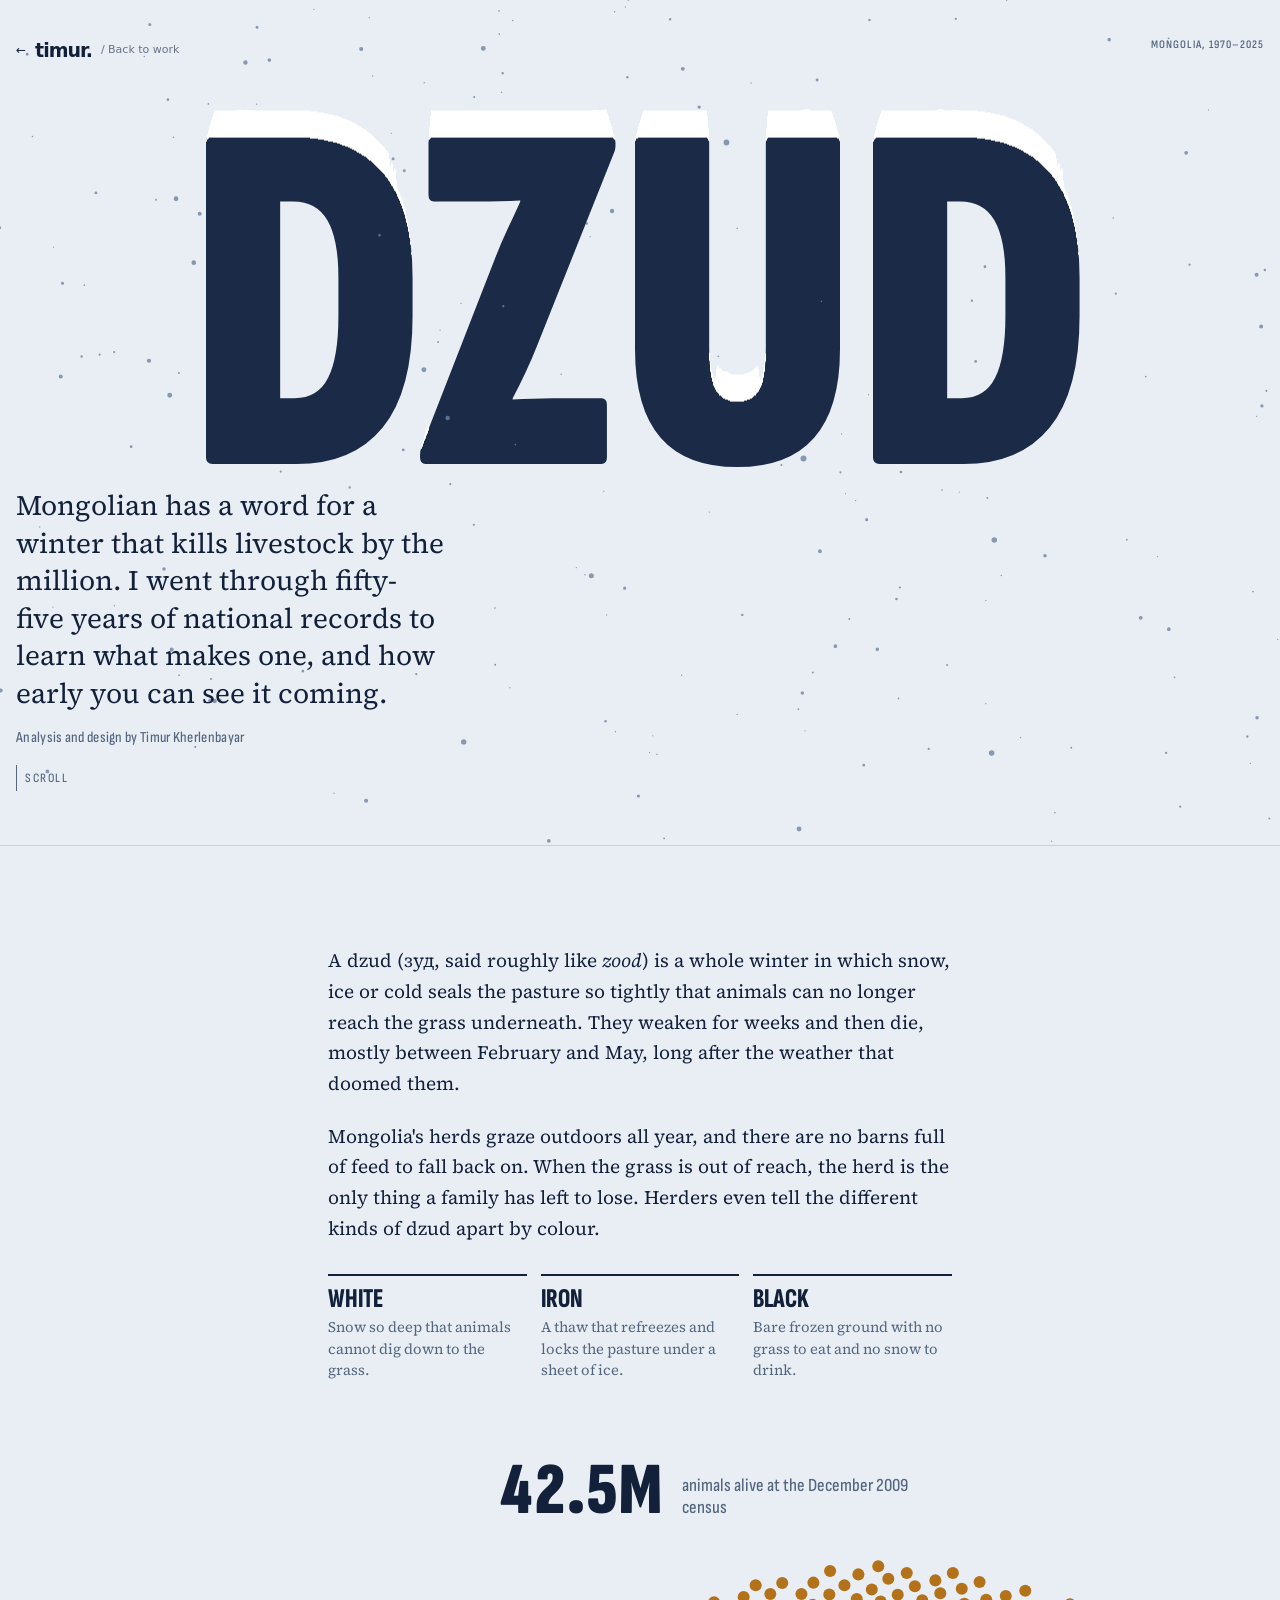
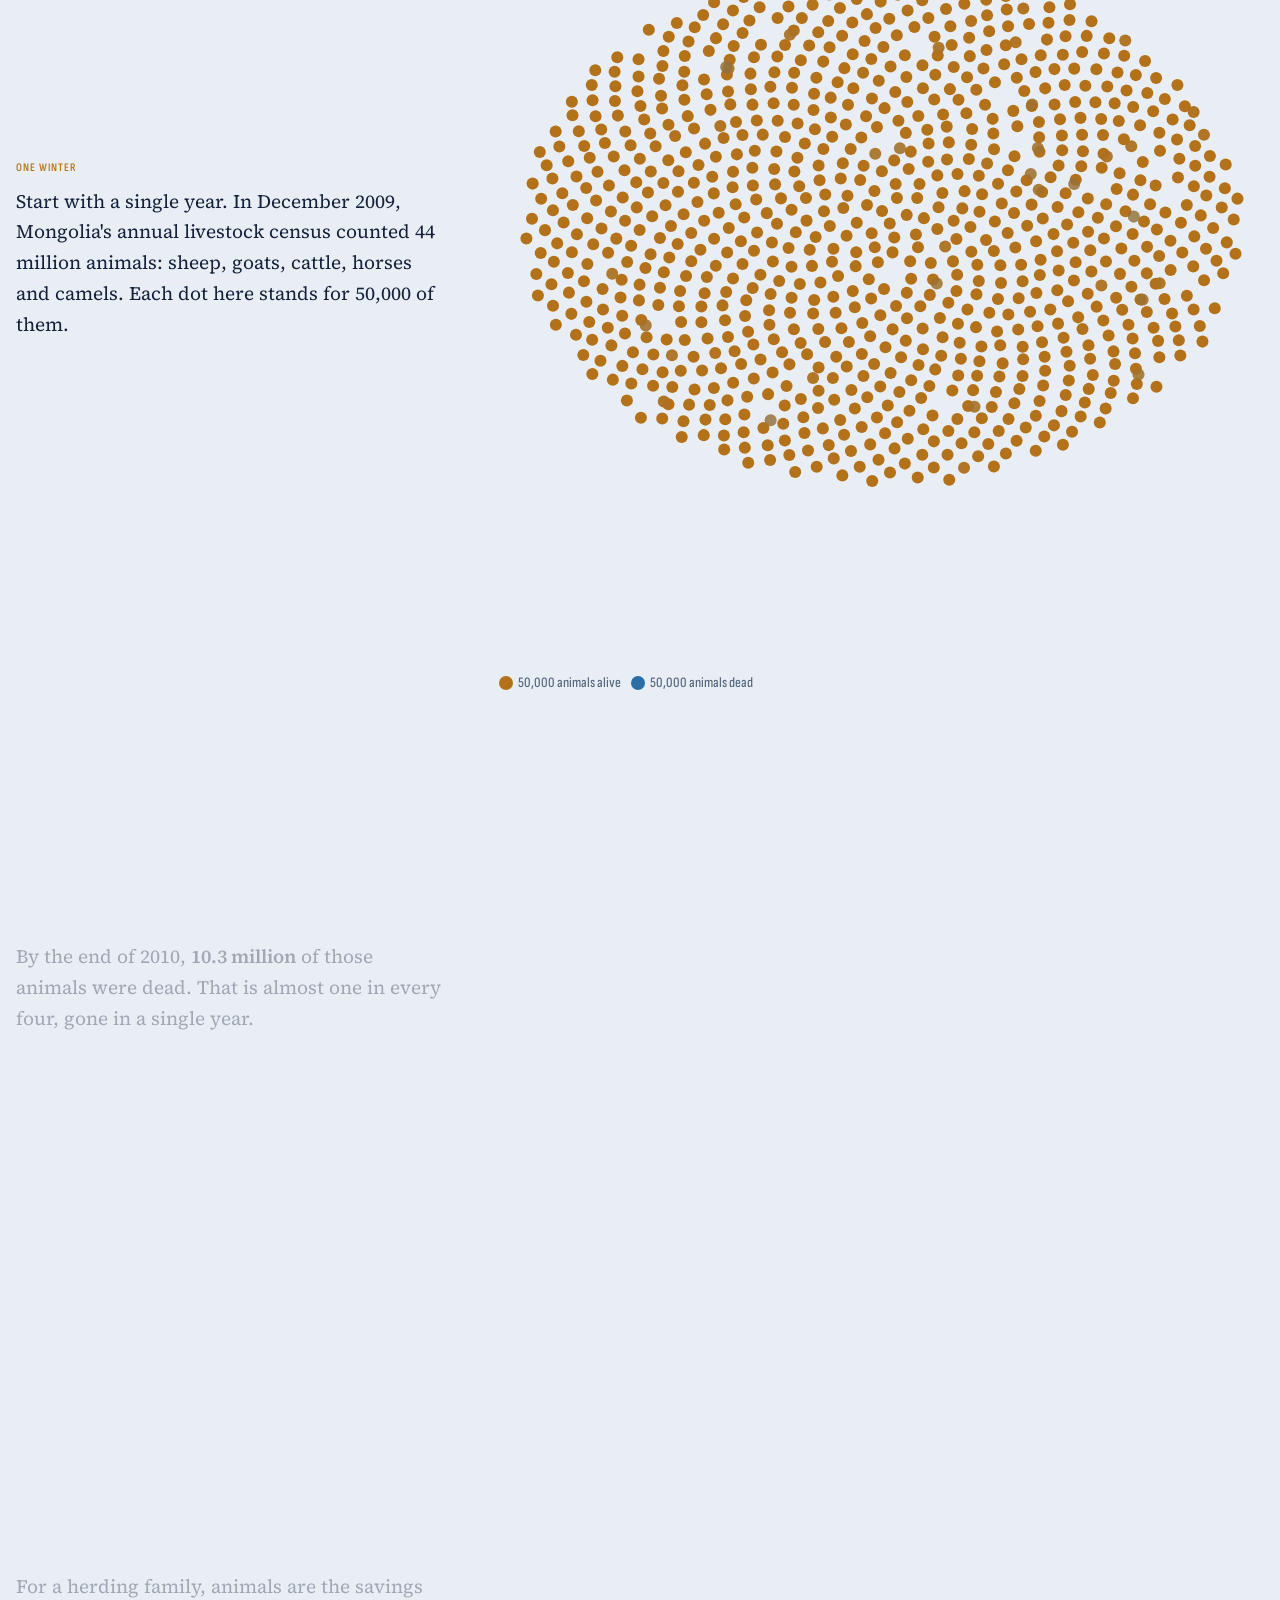
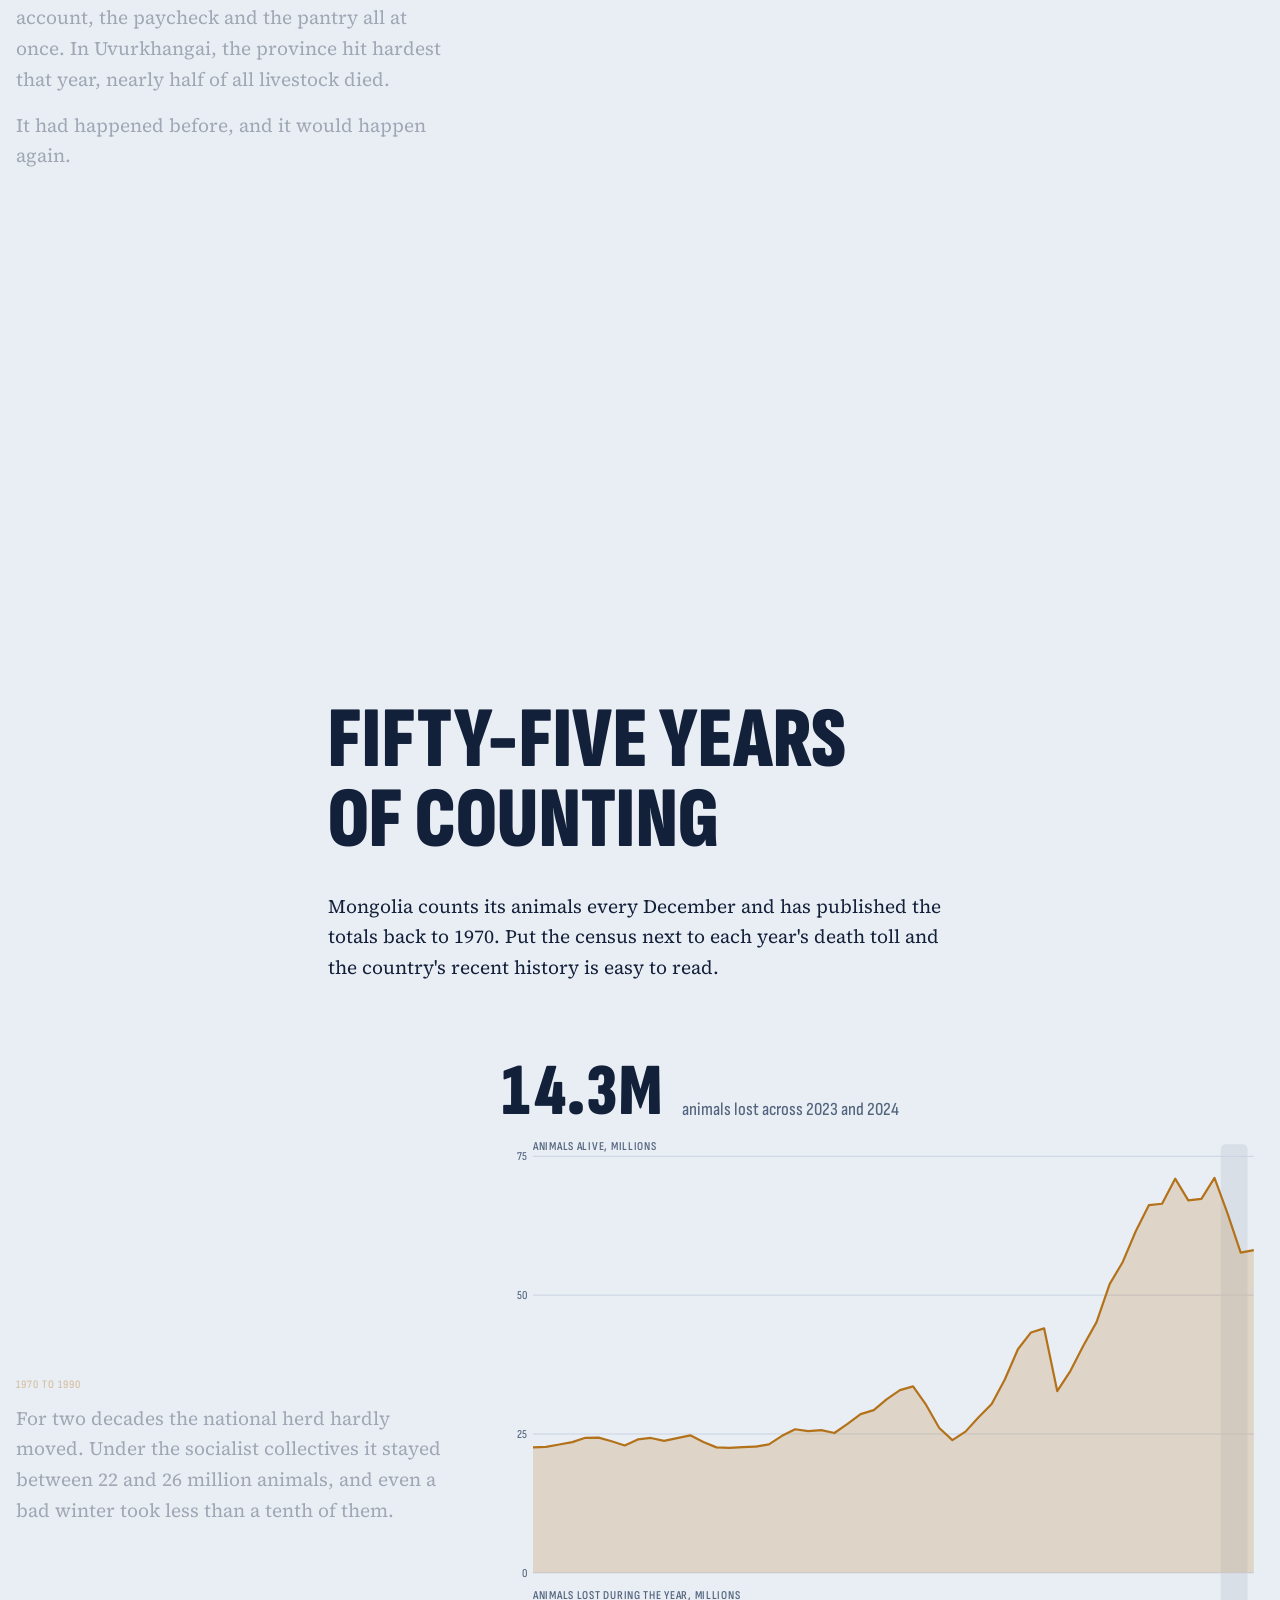
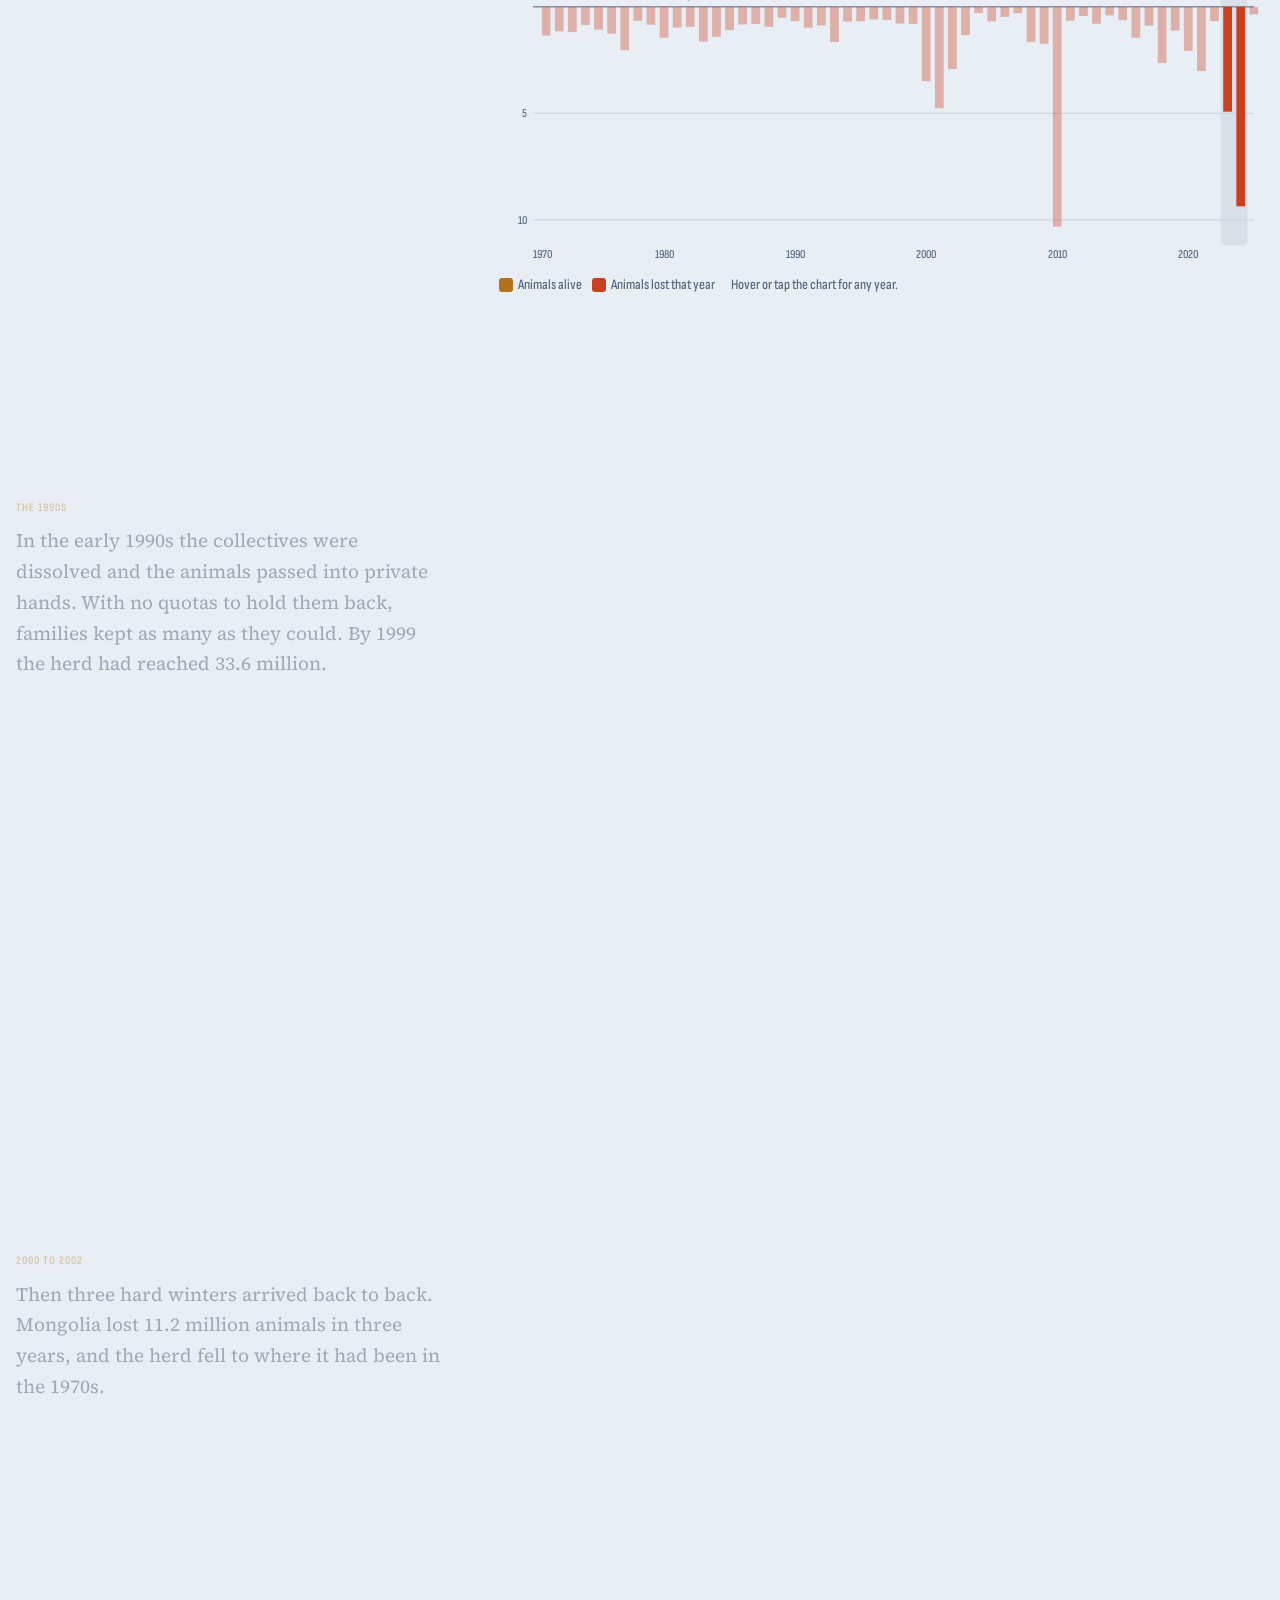
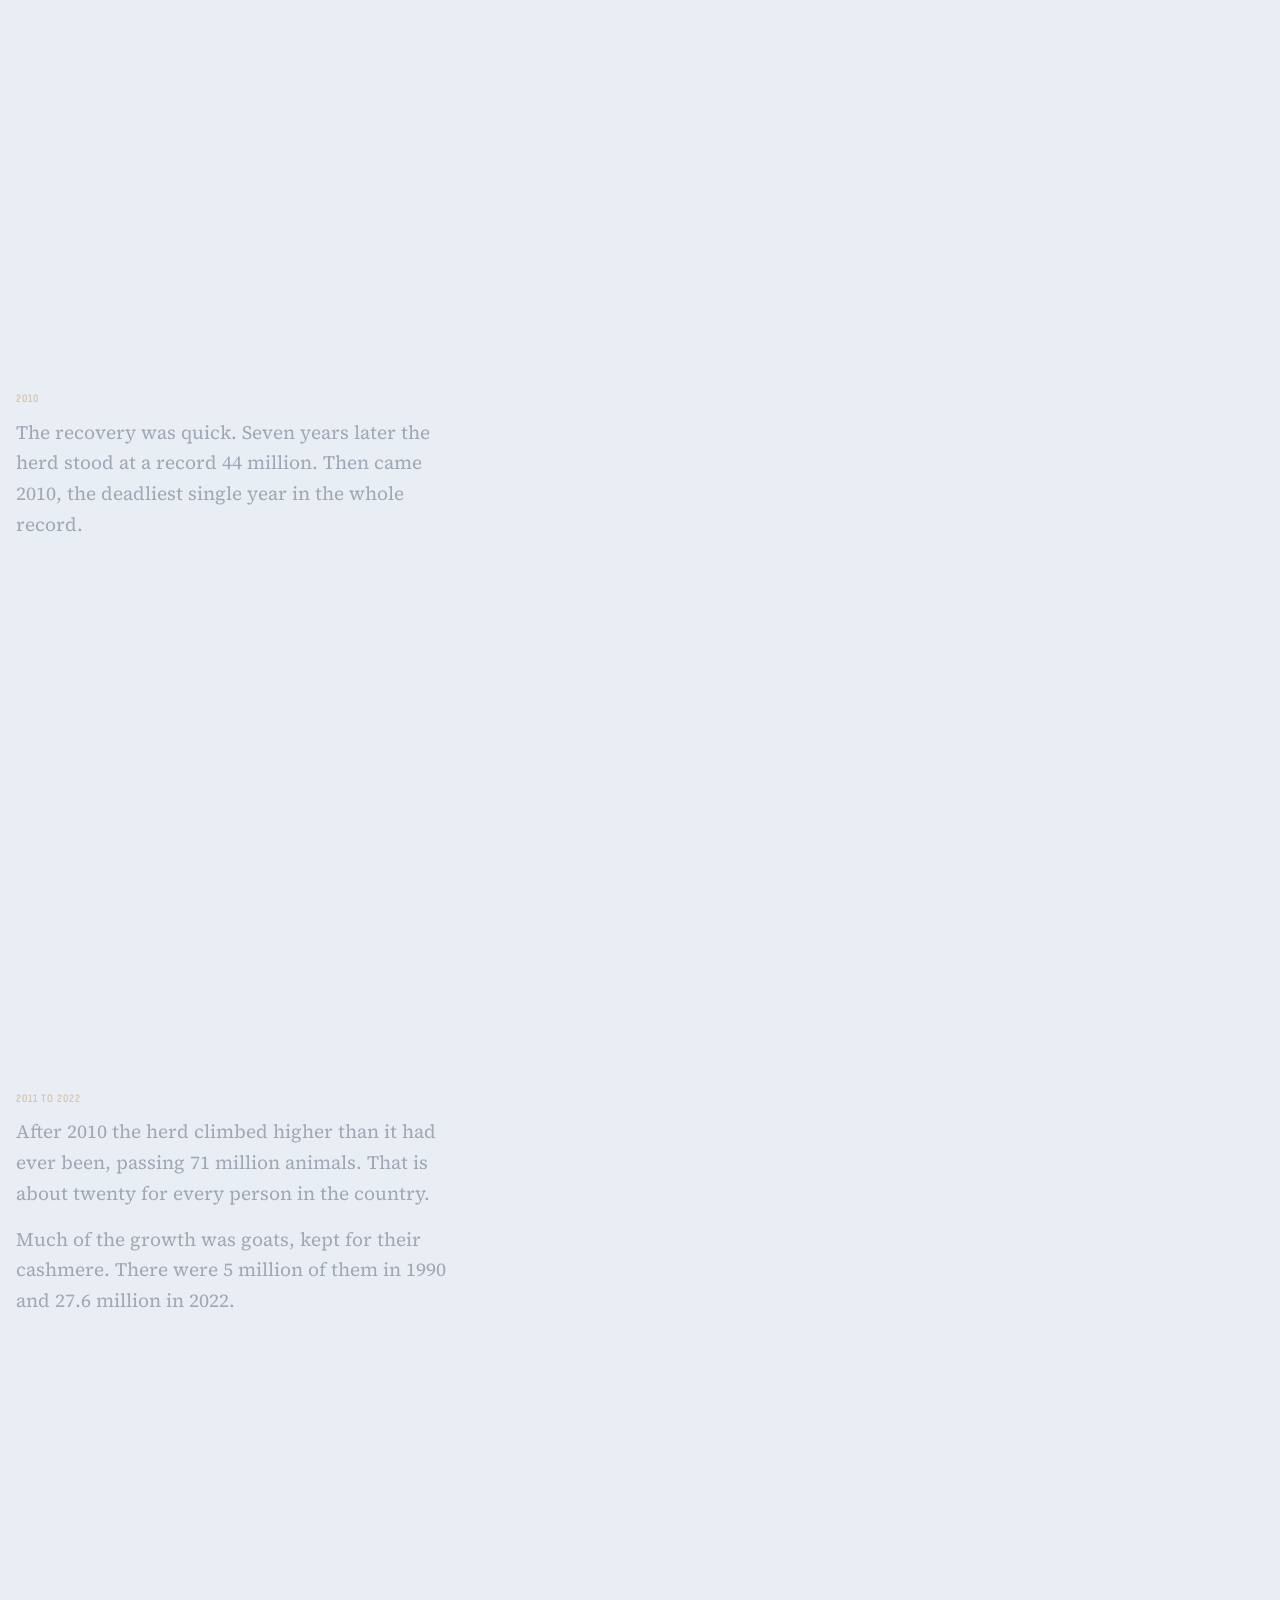
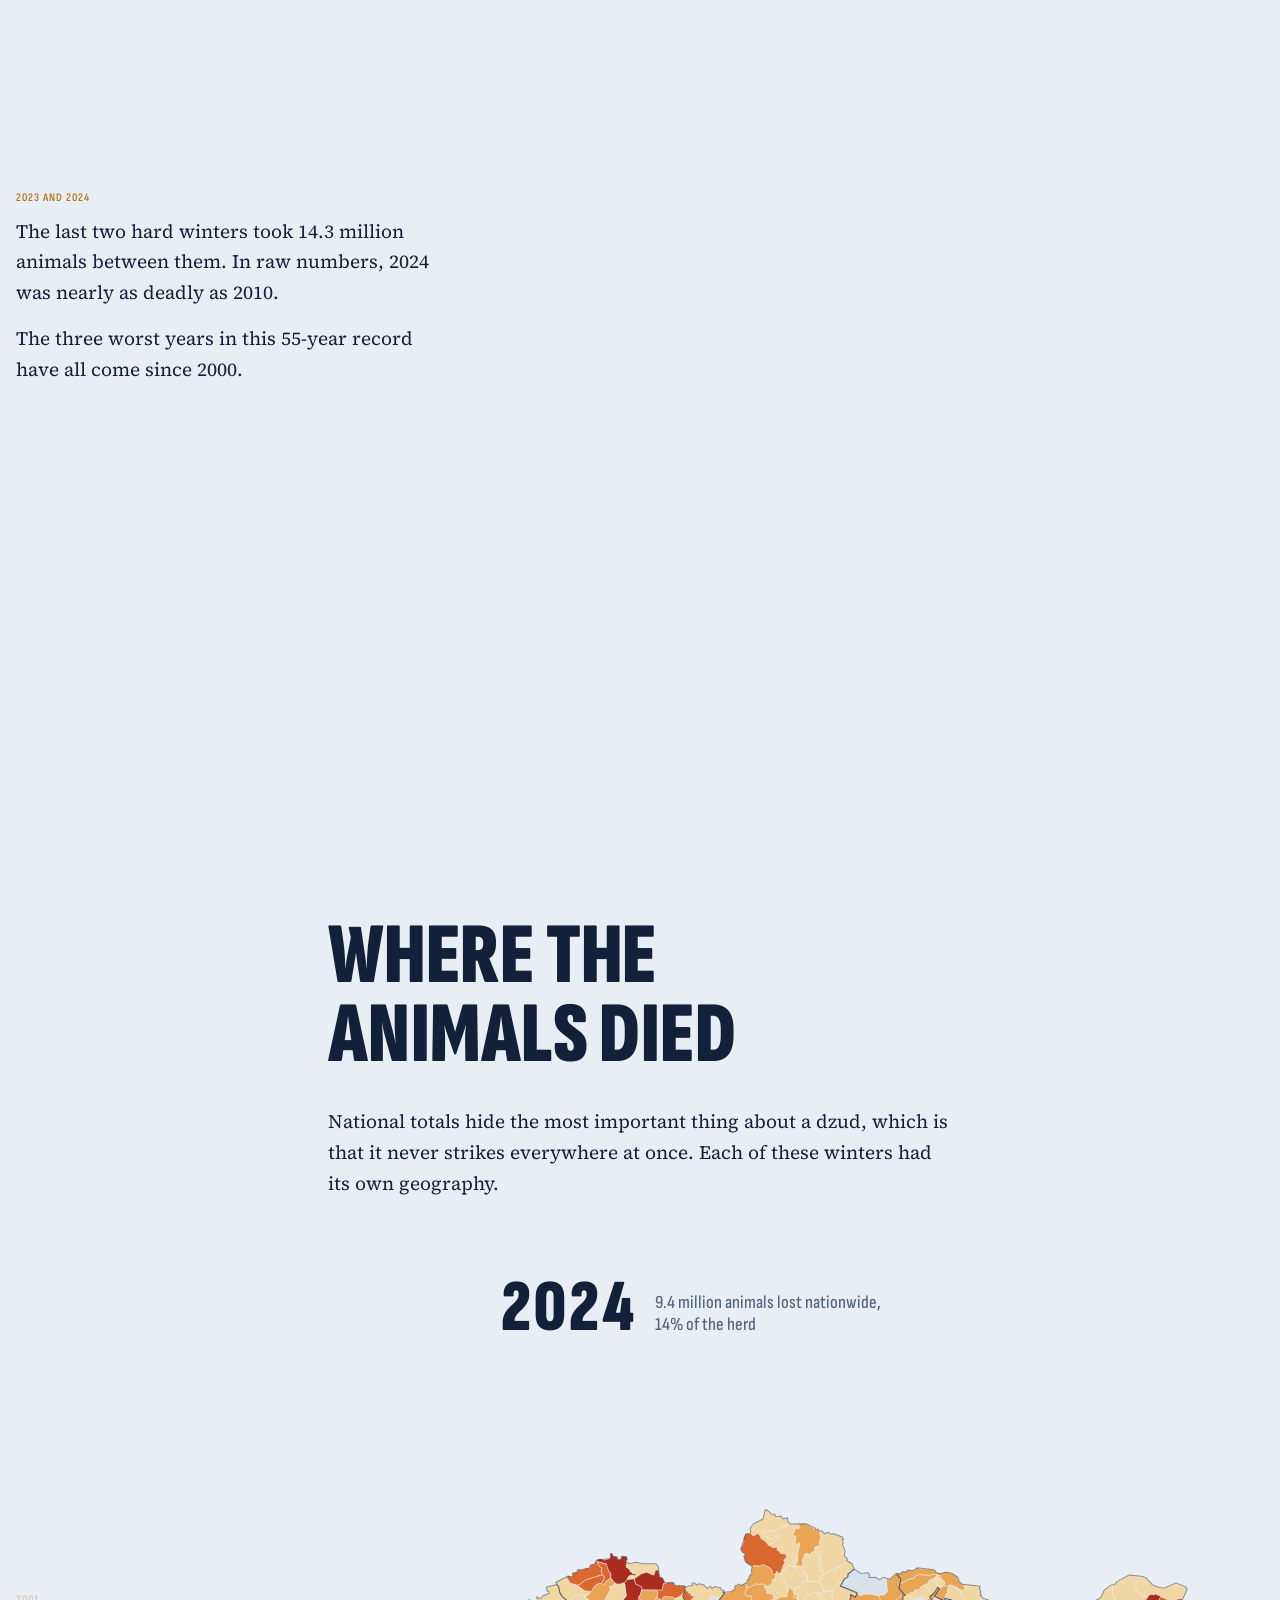
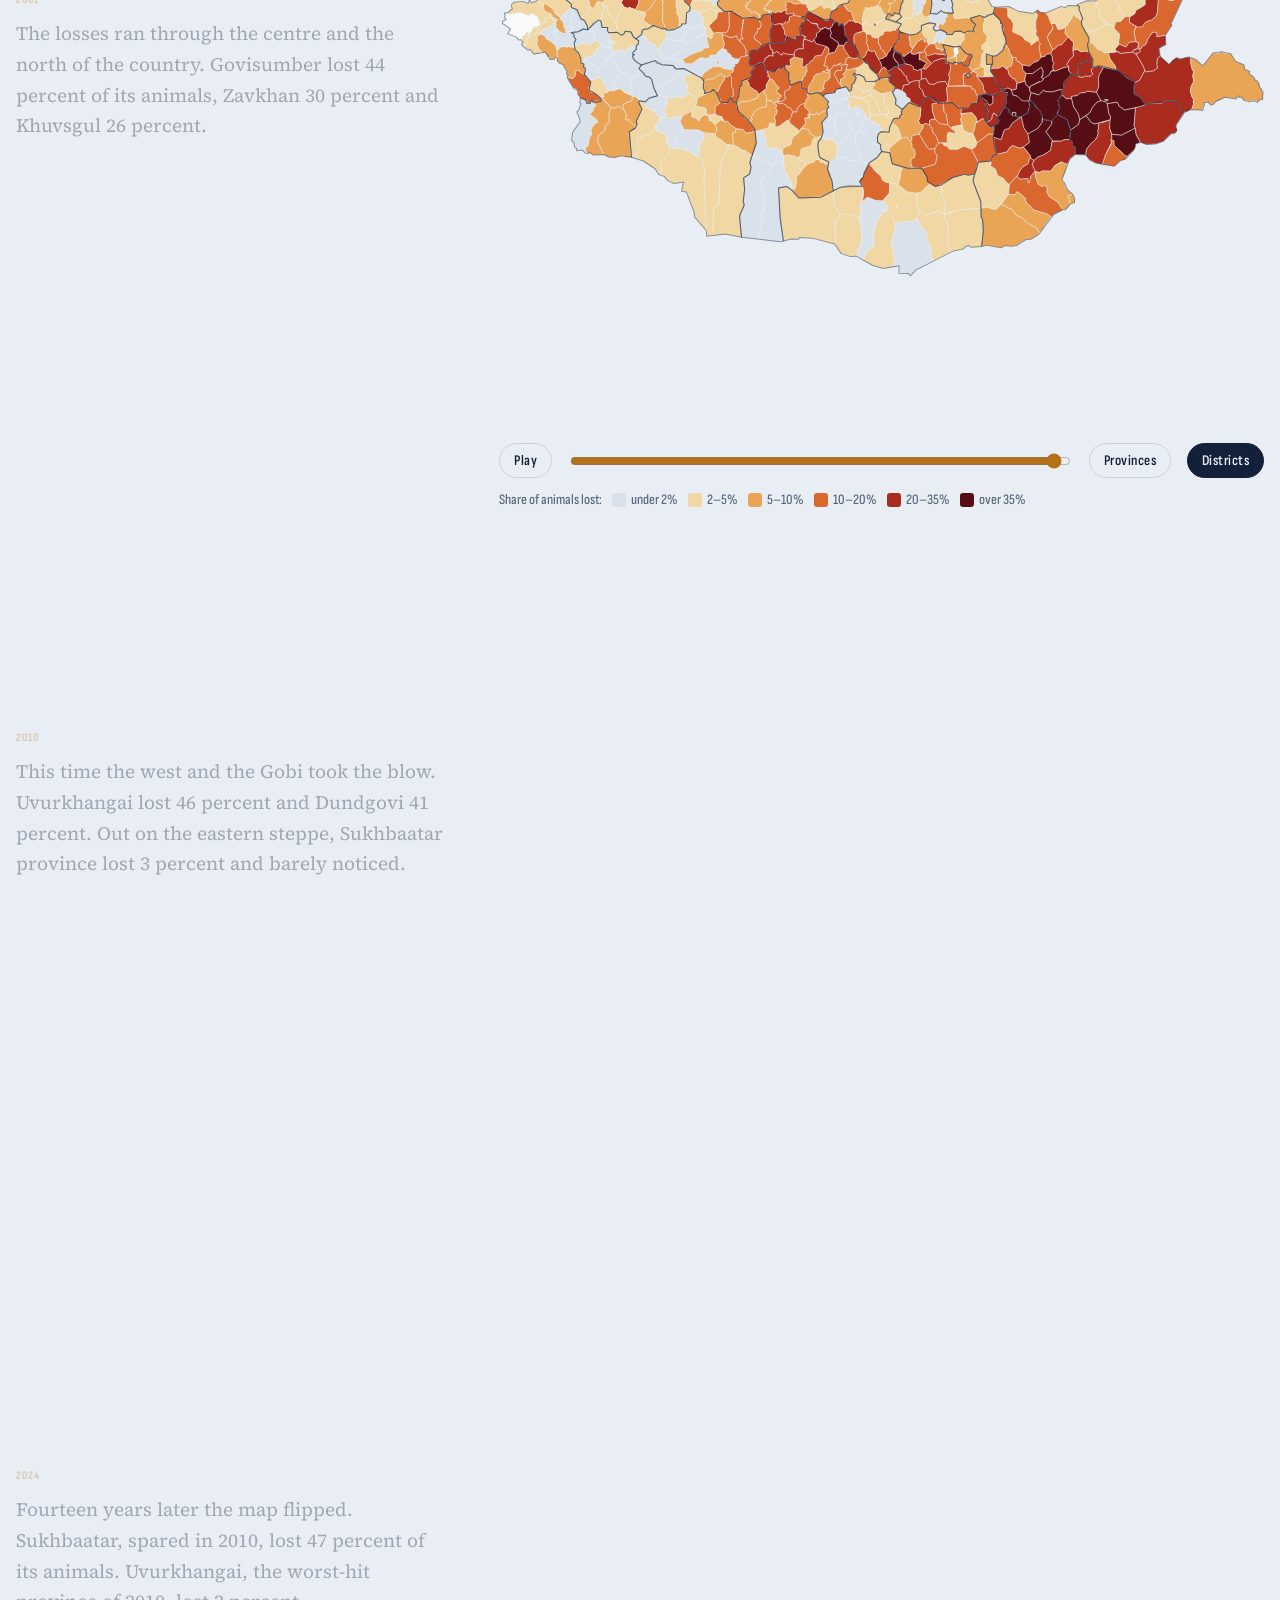
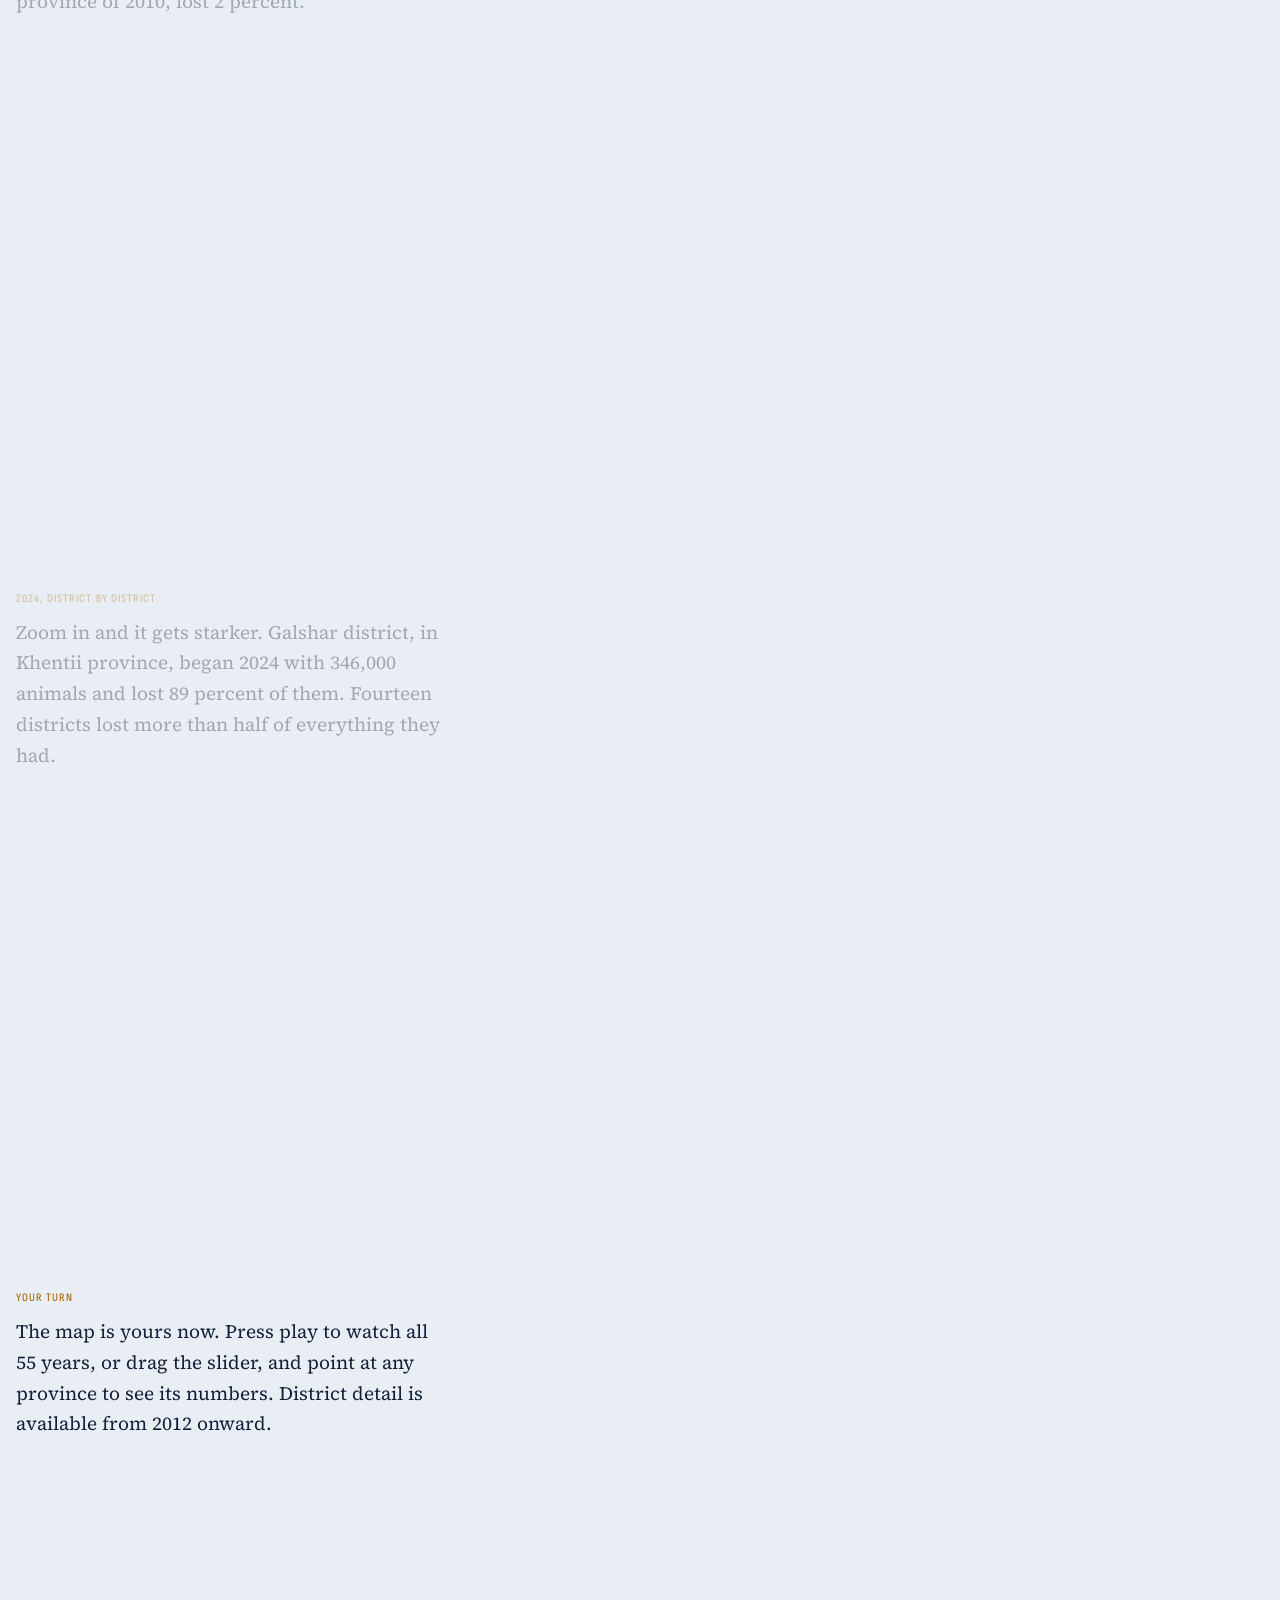
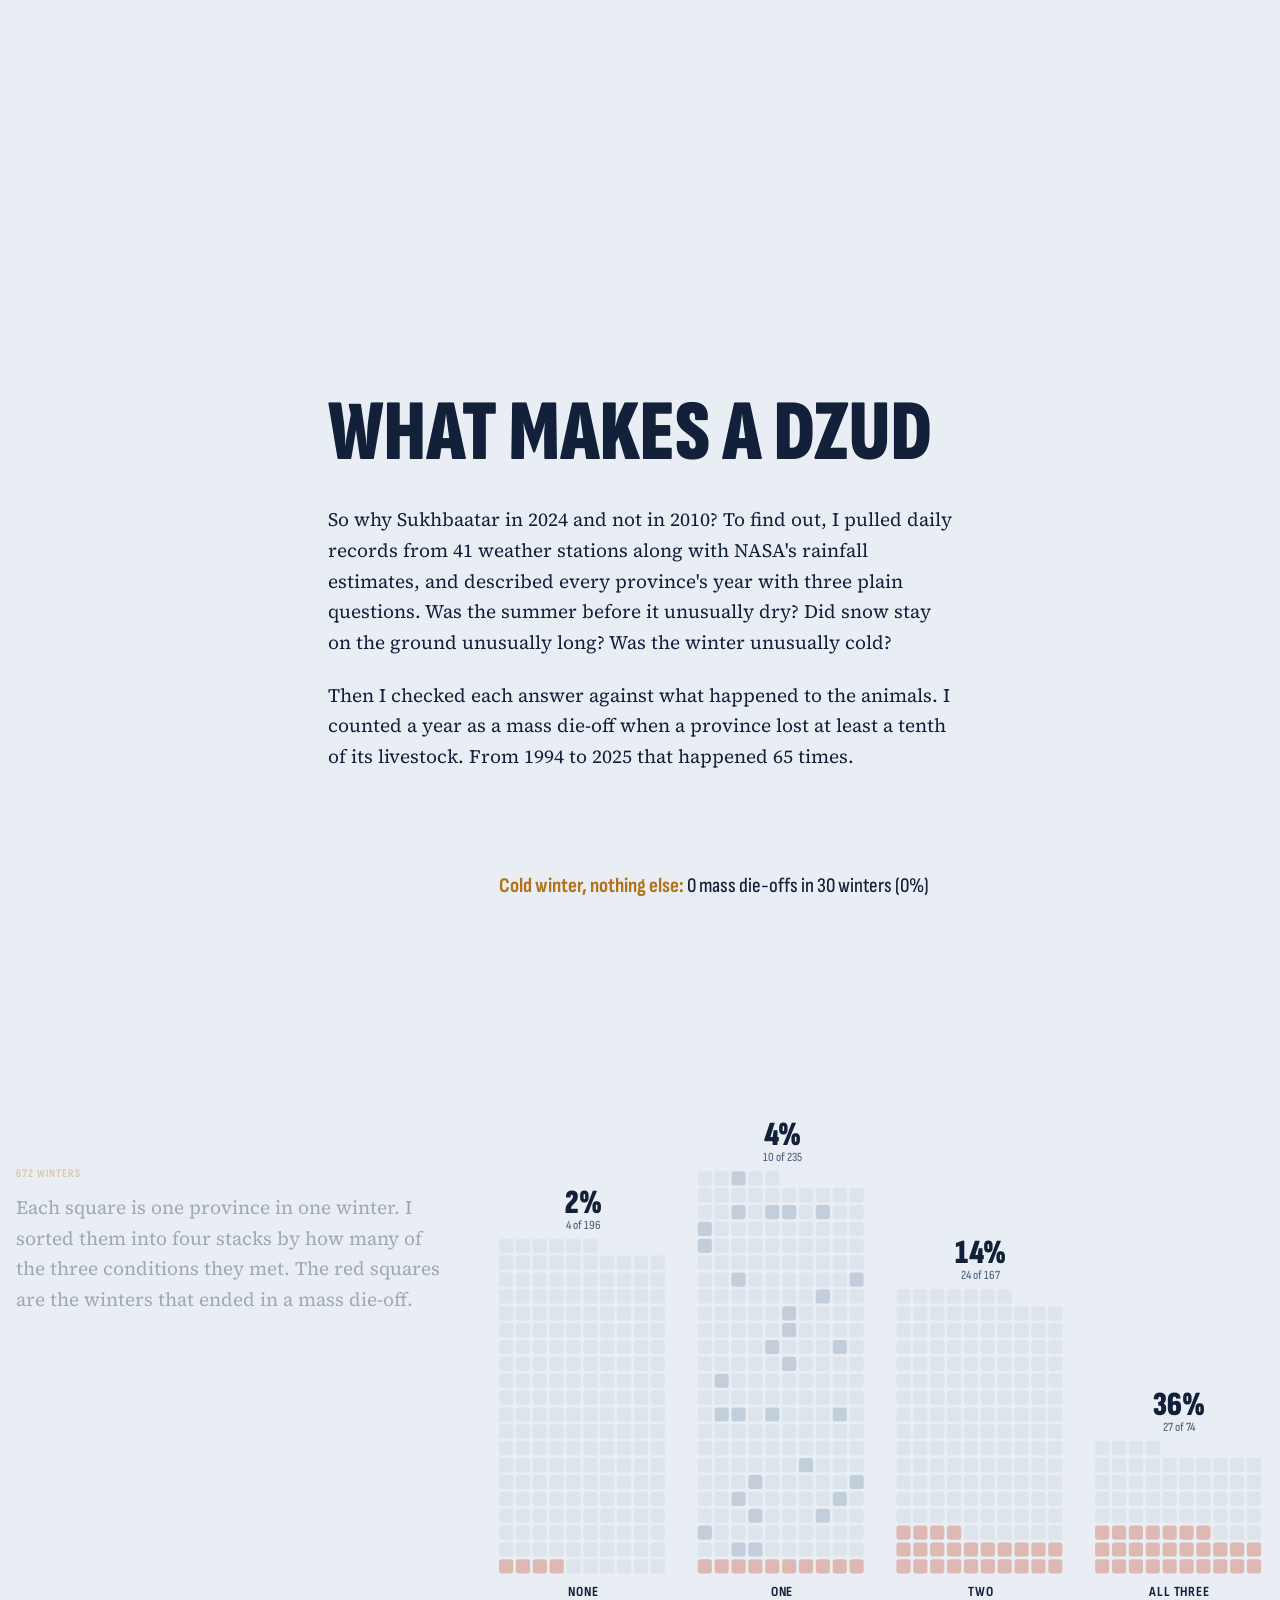
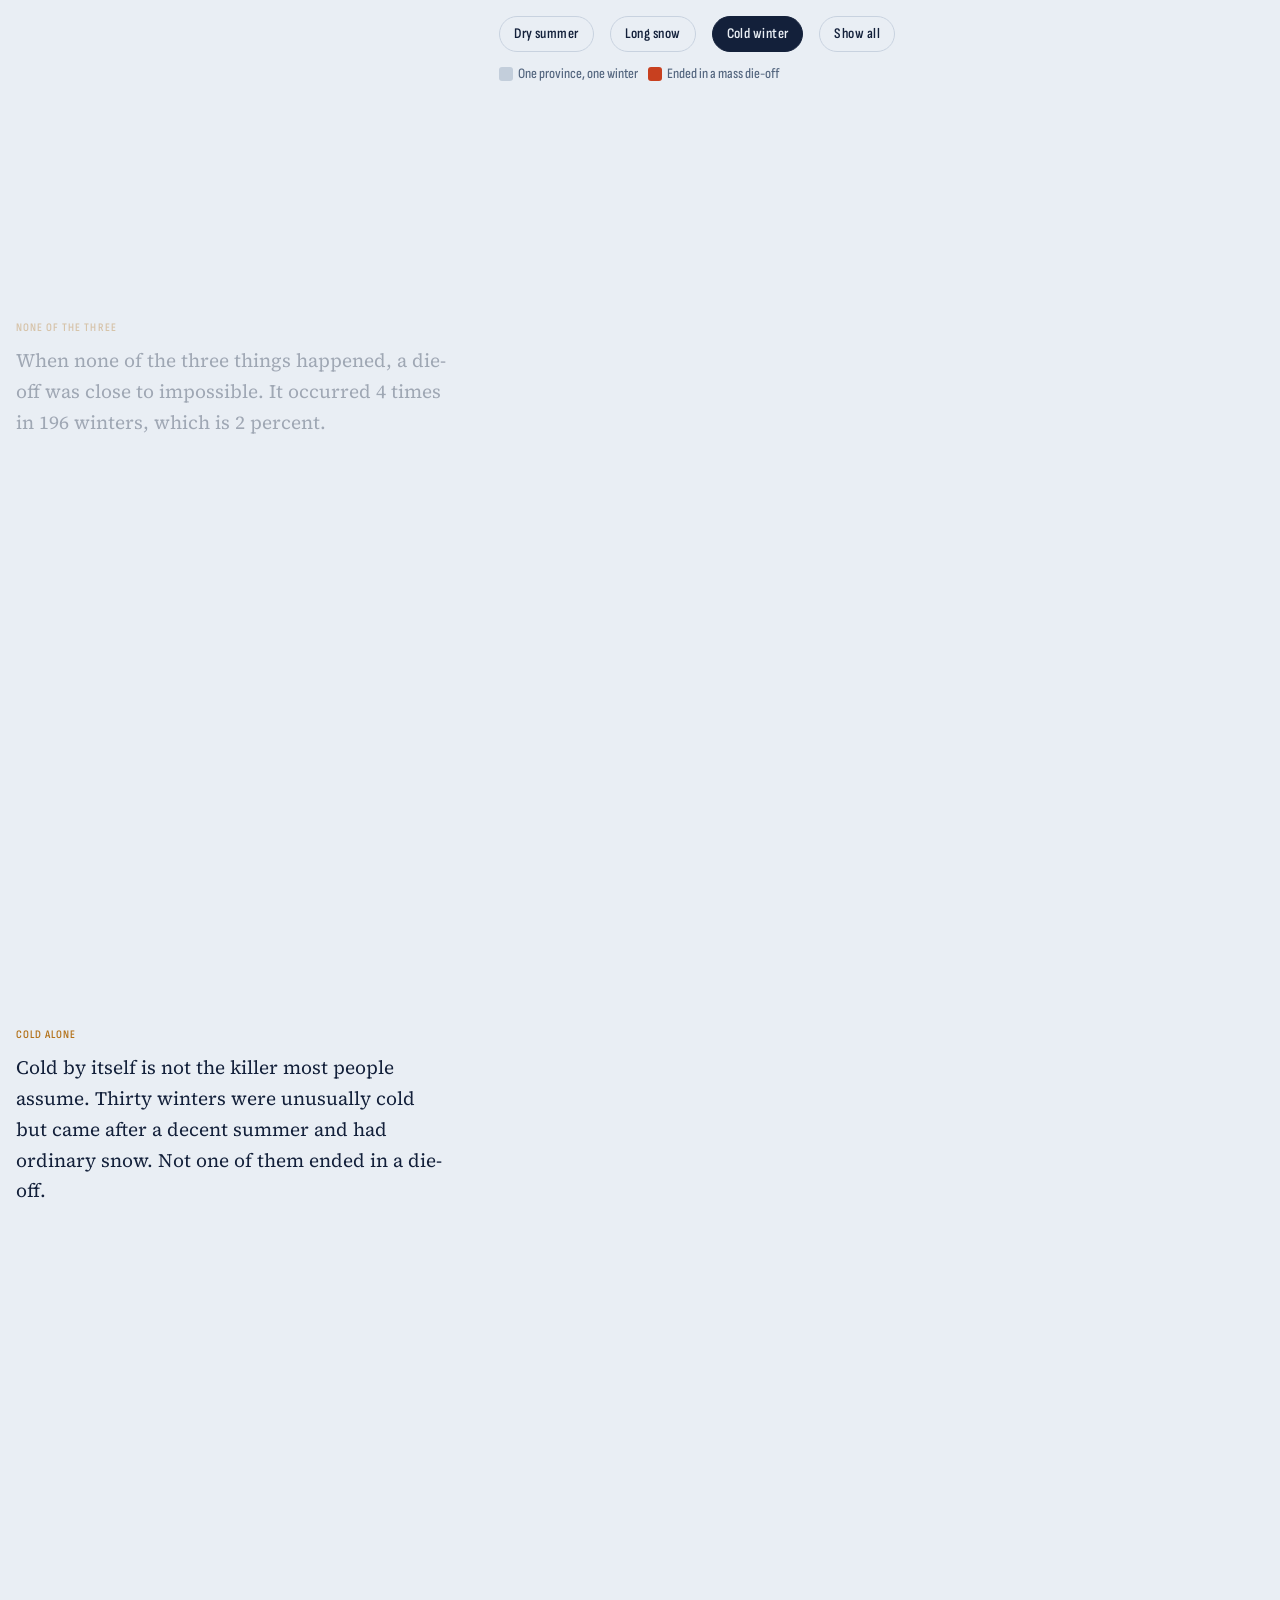
<file: projects/anatomy-of-a-dzud/index.html>
<!DOCTYPE html>
<html lang="en"><head><meta charset="UTF-8"><meta name="viewport" content="width=device-width,initial-scale=1,viewport-fit=cover"><meta name="description" content="An interactive data story by Timur Kherlenbayar exploring 55 years of Mongolia’s devastating winters and the limits of early warning."><title>Anatomy of a Dzud — Timur Kherlenbayar</title><link rel="icon" href="../../assets/favicon.svg" type="image/svg+xml">




<link rel="stylesheet" href="../../assets/fonts/type-2.css">
<style>
/* Layout: one narrow reading column walks down the page beside tall pinned graphics.
   Night blizzard in dark mode, whiteout in light mode. Heat means loss, blue means weather, amber means living animals. */
:root{
  color-scheme:dark;
  --bg:#0a111e; --bg2:#111c2e; --ink:#eaf0f7; --mute:#93a4bb; --line:#24344e;
  --cold:#86bfea; --warm:#f3b65c; --loss:#f0683f; --word:#21324c; --snow:#ffffff; --flake:rgba(255,255,255,.85);
  --sq:#2a3b57; --m0:#18253b; --m1:#4d2f3b; --m2:#923a33; --m3:#d9592d; --m4:#f5a43c; --m5:#fff0bf;
  --display:"Sofia Sans Extra Condensed","Arial Narrow",Impact,sans-serif;
  --label:"Sofia Sans Condensed","Arial Narrow",system-ui,sans-serif;
  --text:"Source Serif 4",Georgia,"Times New Roman",serif;
}
@media (prefers-color-scheme: light){
  :root:not([data-theme="dark"]){
    color-scheme:light;
    --bg:#e9eef4; --bg2:#f8fafc; --ink:#13203a; --mute:#54667f; --line:#c8d2df;
    --cold:#2a6ea8; --warm:#b3721a; --loss:#c8401f; --word:#1a2a47; --snow:#ffffff; --flake:rgba(110,132,160,.8);
    --sq:#c3cedb; --m0:#d9e1eb; --m1:#f0d7a3; --m2:#e9a555; --m3:#da672d; --m4:#aa2c1e; --m5:#560d14;
  }
}
:root[data-theme="light"]{
  color-scheme:light;
  --bg:#e9eef4; --bg2:#f8fafc; --ink:#13203a; --mute:#54667f; --line:#c8d2df;
  --cold:#2a6ea8; --warm:#b3721a; --loss:#c8401f; --word:#1a2a47; --snow:#ffffff; --flake:rgba(110,132,160,.8);
  --sq:#c3cedb; --m0:#d9e1eb; --m1:#f0d7a3; --m2:#e9a555; --m3:#da672d; --m4:#aa2c1e; --m5:#560d14;
}
*{box-sizing:border-box}
html{scroll-behavior:smooth}
body{margin:0;background:var(--bg);color:var(--ink);font-family:var(--text);font-size:19px;line-height:1.62;-webkit-font-smoothing:antialiased;overflow-x:clip}
.gut{padding-left:max(16px,env(safe-area-inset-left,0px));padding-right:max(16px,env(safe-area-inset-right,0px))}
.sr{position:absolute;width:1px;height:1px;overflow:hidden;clip:rect(0 0 0 0);white-space:nowrap}
a{color:var(--cold);text-underline-offset:3px}
button,input{font:inherit;color:inherit}
:focus-visible{outline:2px solid var(--cold);outline-offset:3px;border-radius:4px}
.lab{font-family:var(--label);font-weight:600;letter-spacing:.09em;text-transform:uppercase;font-size:.72rem;color:var(--mute)}
em{font-style:italic}
strong{font-weight:600}

#bar{position:fixed;left:0;top:0;height:3px;width:100%;transform-origin:0 50%;transform:scaleX(0);background:linear-gradient(90deg,var(--cold),var(--warm));z-index:50}

/* hero */
.hero{position:relative;min-height:min(94svh,900px);display:flex;flex-direction:column;justify-content:flex-end;overflow:hidden;border-bottom:1px solid var(--line)}
#snow{position:absolute;inset:0;width:100%;height:100%;display:block}
.hero-in{position:relative;max-width:1320px;width:100%;margin:0 auto;padding-block:0 clamp(28px,6vh,64px);display:grid;gap:14px}
.hero-top{position:absolute;top:clamp(16px,4vh,36px);left:0;right:0;max-width:1320px;margin:0 auto;display:flex;justify-content:space-between;gap:12px}
.lede{font-size:clamp(1.25rem,2.4vw,1.75rem);line-height:1.34;max-width:33ch;margin:0;text-wrap:balance}
.by{font-family:var(--label);font-size:.95rem;color:var(--mute);letter-spacing:.02em}
.cue{font-family:var(--label);font-size:.8rem;letter-spacing:.12em;text-transform:uppercase;color:var(--mute);display:inline-flex;align-items:center;gap:8px}
.cue i{display:block;width:1px;height:26px;background:var(--mute);animation:drip 2.2s ease-in-out infinite;transform-origin:50% 0}
@keyframes drip{0%{transform:scaleY(0)}50%{transform:scaleY(1)}100%{transform:scaleY(1);opacity:0}}

/* prose */
.prose{max-width:41rem;margin:0 auto;padding-block:clamp(56px,11vh,120px) clamp(24px,5vh,56px)}
.prose p{margin:0 0 1.15em}
.prose p:last-child{margin-bottom:0}
h2{font-family:var(--display);font-weight:900;font-size:clamp(2.9rem,8vw,5.4rem);line-height:.92;letter-spacing:.005em;text-transform:uppercase;margin:0 0 .35em;text-wrap:balance}
.kinds{display:grid;grid-template-columns:repeat(3,minmax(0,1fr));gap:14px;margin:1.6em 0 0;padding:0;list-style:none}
.kinds li{border-top:2px solid var(--ink);padding-top:10px;font-size:.92rem;line-height:1.45;color:var(--mute)}
.kinds b{display:block;font-family:var(--display);font-weight:800;font-size:1.7rem;line-height:1;text-transform:uppercase;color:var(--ink);margin-bottom:4px}
@media (max-width:560px){.kinds{grid-template-columns:1fr}}

/* scenes */
.scene{display:grid;grid-template-columns:minmax(0,27rem) minmax(0,1fr);gap:0 clamp(20px,4vw,64px);max-width:1320px;margin:0 auto}
.steps{grid-column:1;grid-row:1;padding-block:6vh 24vh;min-width:0}
.stage{grid-column:2;grid-row:1;position:sticky;top:0;height:100vh;height:100svh;align-self:start;display:flex;flex-direction:column;gap:10px;padding-block:clamp(14px,3.5vh,36px);min-width:0}
.step{min-height:82vh;display:flex;align-items:center}
.step:last-child{min-height:70vh}
.card{opacity:.34;transition:opacity .45s ease}
.step.on .card{opacity:1}
.card p{margin:0 0 .8em}
.card p:last-child{margin:0}
.card .lab{display:block;margin-bottom:8px;color:var(--warm)}
.viz{flex:1;min-height:0;position:relative}
.viz svg,.viz canvas{position:absolute;inset:0;width:100%;height:100%;display:block}
[hidden]{display:none!important}
.head{display:flex;flex-wrap:wrap;align-items:flex-end;gap:6px 20px;min-height:3.4rem}
.big{font-family:var(--display);font-weight:900;font-size:clamp(2.6rem,6vw,4.6rem);line-height:.9;font-variant-numeric:tabular-nums}
.sub{font-family:var(--label);font-size:1.15rem;color:var(--mute);line-height:1.22;max-width:30ch;padding-bottom:.25em}
.read{font-family:var(--label);font-size:1.3rem;line-height:1.25;color:var(--ink);padding-bottom:.2em}
.read b{color:var(--warm);font-weight:700}
.foot{display:flex;flex-wrap:wrap;align-items:center;gap:8px 16px;font-family:var(--label);font-size:.9rem;color:var(--mute)}
@media (max-width:899px){
  body{font-size:17.5px}
  .scene{display:block}
  .stage{height:61vh;height:61svh;z-index:2;background:var(--bg);border-bottom:1px solid var(--line);padding-block:10px 8px;padding-left:max(16px,env(safe-area-inset-left,0px));padding-right:max(16px,env(safe-area-inset-right,0px))}
  .steps{position:relative;z-index:1;padding-block:0 26vh;padding-left:max(16px,env(safe-area-inset-left,0px));padding-right:max(16px,env(safe-area-inset-right,0px))}
  .step,.step:last-child{min-height:58svh;align-items:flex-start;padding-top:20px}
  .head{min-height:2.6rem}
  .sub{font-size:.9rem}
}
@media (min-width:900px){.scene{padding-left:max(16px,env(safe-area-inset-left,0px));padding-right:max(16px,env(safe-area-inset-right,0px))}}

/* controls */
.btn{font-family:var(--label);font-weight:600;font-size:.92rem;letter-spacing:.03em;background:transparent;border:1px solid var(--line);border-radius:999px;padding:5px 14px;cursor:pointer;color:var(--ink);transition:background .2s,border-color .2s}
.btn:hover{border-color:var(--mute)}
.btn[aria-pressed="true"]{background:var(--ink);color:var(--bg);border-color:var(--ink)}
.btn:disabled{opacity:.35;cursor:not-allowed}
input[type=range]{accent-color:var(--warm);flex:1;min-width:120px}
.legend{display:flex;flex-wrap:wrap;gap:4px 10px;align-items:center}
.legend span{display:inline-flex;align-items:center;gap:5px;white-space:nowrap}
.legend i{width:14px;height:14px;border-radius:3px;display:inline-block}
#tip{position:fixed;z-index:60;pointer-events:none;background:var(--bg2);color:var(--ink);border:1px solid var(--line);border-radius:8px;padding:7px 11px;font-family:var(--label);font-size:.92rem;line-height:1.3;box-shadow:0 8px 28px rgba(0,0,0,.28);max-width:240px;opacity:0;transition:opacity .12s}
#tip b{font-weight:700}
#tip.on{opacity:1}

/* chart pieces */
.ax{font-family:var(--label);font-size:12px;fill:var(--mute)}
.axl{stroke:var(--line);stroke-width:1}
.tl-band{fill:var(--ink);opacity:.07}
.tl-area{fill:var(--warm);opacity:.2}
.tl-line{fill:none;stroke:var(--warm);stroke-width:2.2;stroke-linejoin:round}
.tl-goat{fill:none;stroke:var(--cold);stroke-width:1.8;stroke-dasharray:4 4;opacity:0;transition:opacity .5s}
.tl-goat.on{opacity:1}
.tl-bar{fill:var(--loss);opacity:.35;transition:opacity .4s}
.tl-bar.f{opacity:1}
.tl-cap{font-family:var(--label);font-size:12px;font-weight:600;letter-spacing:.06em;text-transform:uppercase;fill:var(--mute)}
.tl-cur{stroke:var(--ink);stroke-width:1;opacity:0}
.map path{stroke:var(--bg);stroke-linejoin:round;transition:fill .35s ease;vector-effect:non-scaling-stroke}
.map .prov{stroke-width:1.4;cursor:pointer}
.map .dist{stroke-width:.5;cursor:pointer}
.map .b0{fill:var(--m0)}.map .b1{fill:var(--m1)}.map .b2{fill:var(--m2)}.map .b3{fill:var(--m3)}.map .b4{fill:var(--m4)}.map .b5{fill:var(--m5)}
.map .nd{fill:var(--bg2)}
.map[data-mode="prov"] .g-dist{display:none}
.map[data-mode="dist"] .prov{fill:none;stroke:var(--ink);stroke-opacity:.45;stroke-width:1;pointer-events:none}
.map text{font-family:var(--label);font-weight:700;fill:var(--ink);paint-order:stroke;stroke:var(--bg);stroke-width:.28em;stroke-linejoin:round;text-anchor:middle;pointer-events:none}
.sq{fill:var(--sq);transition:opacity .35s}
.sq.dis{fill:var(--loss)}
.filtered .sq{opacity:.3}
.map .hot{stroke:var(--ink);stroke-width:2.4}
.filtered .sq.hl{opacity:1}
.ing-pct{font-family:var(--display);font-weight:900;font-size:34px;fill:var(--ink);text-anchor:middle}
.ing-sub{font-family:var(--label);font-size:12.5px;fill:var(--mute);text-anchor:middle}
.ing-name{font-family:var(--label);font-weight:700;font-size:14px;letter-spacing:.06em;text-transform:uppercase;fill:var(--ink);text-anchor:middle}
.fk-seg{fill:none;stroke-width:3;stroke-linecap:round;opacity:0;transition:opacity .6s}
.fk-seg.bad{stroke:var(--loss)}.fk-seg.good{stroke:var(--cold)}
.fk-n{opacity:0;transition:opacity .6s}
.fk-n.on,.fk-seg.on{opacity:1}
.fk-v{font-family:var(--display);font-weight:900;font-size:26px}
.fk-d{font-family:var(--label);font-size:12.5px;fill:var(--mute)}
.fk-die{fill:var(--ink);opacity:.06}
.ml{display:grid;gap:6px;font-family:var(--label);font-size:.92rem;opacity:.3;transition:opacity .5s}
.ml.on{opacity:1}
.ml-row{display:grid;grid-template-columns:minmax(0,13.5em) 1fr 3ch;gap:10px;align-items:center}
.ml-track{height:12px;border-radius:6px;background:var(--m0);position:relative;overflow:hidden}
.ml-track i{position:absolute;left:0;top:0;bottom:0;border-radius:6px;background:var(--cold)}
.ml-row:first-child .ml-track i{background:var(--warm)}
.ml-row b{font-variant-numeric:tabular-nums;font-weight:700;color:var(--ink)}

/* closing */
.limits{display:grid;gap:22px;margin-top:1.4em}
.limits div{border-left:2px solid var(--line);padding-left:18px}
.limits h3,.made h3{font-family:var(--label);font-weight:700;font-size:1.05rem;letter-spacing:.05em;text-transform:uppercase;margin:0 0 4px}
.limits p{margin:0;font-size:.98rem}
.made{max-width:1100px;margin:0 auto;padding-block:clamp(40px,8vh,90px)}
.flow{display:grid;grid-template-columns:repeat(4,minmax(0,1fr));gap:14px;margin:26px 0 34px}
.flow div{background:var(--bg2);border:1px solid var(--line);border-radius:10px;padding:16px 16px 18px;font-size:.92rem;line-height:1.45;min-width:0}
.flow b{display:block;font-family:var(--display);font-weight:800;font-size:2.1rem;line-height:1;margin:6px 0 6px;color:var(--warm)}
.flow p{margin:0;color:var(--mute)}
@media (max-width:860px){.flow{grid-template-columns:repeat(2,minmax(0,1fr))}}
@media (max-width:480px){.flow{grid-template-columns:1fr}}
.cols{display:grid;grid-template-columns:repeat(2,minmax(0,1fr));gap:28px 48px;font-size:.98rem}
.cols>div{min-width:0}
@media (max-width:760px){.cols{grid-template-columns:1fr}}
.cols ul{margin:8px 0 0;padding-left:1.1em}
.cols li{margin-bottom:.5em}
.tags{display:flex;flex-wrap:wrap;gap:8px;margin-top:10px;padding:0;list-style:none}
.tags li{font-family:var(--label);font-weight:600;font-size:.9rem;border:1px solid var(--line);border-radius:999px;padding:3px 12px;margin:0}
footer{border-top:1px solid var(--line);padding-block:28px 44px;font-family:var(--label);color:var(--mute);font-size:.98rem}
footer .in{max-width:1100px;margin:0 auto;display:flex;flex-wrap:wrap;justify-content:space-between;gap:8px 24px}
footer b{color:var(--ink)}
.js .rv{opacity:.35;transform:translateY(14px);transition:opacity .7s ease,transform .7s ease}
.js .rv.in{opacity:1;transform:none}
@media (prefers-reduced-motion: reduce){.js .rv{opacity:1;transform:none;transition:none}.cue i{animation:none}html{scroll-behavior:auto}}
</style><style>.portfolio-return{position:relative;top:auto;left:auto;z-index:25;display:inline-flex;align-items:center;gap:9px;font:12px/1.5 system-ui,sans-serif;text-decoration:none;color:var(--ink)}.portfolio-return b{font-size:19px;letter-spacing:-1px}.portfolio-return span{opacity:.6;font-size:11px}.portfolio-return:hover{color:var(--cold,var(--mint))}.portfolio-end{max-width:1120px;margin:40px auto 0;border-top:1px solid var(--line);padding:25px 20px 35px;display:flex;gap:20px;justify-content:space-between;align-items:center;font:12px system-ui,sans-serif;color:var(--ink)}.portfolio-end a{text-decoration:none}.portfolio-end span{opacity:.55;font-size:11px}@media(max-width:600px){.portfolio-end{flex-direction:column;align-items:flex-start}.topbar .ttl span{display:none}.portfolio-return span{font-size:10px}}</style></head><body>

<div id="bar"></div>
<div id="tip" role="status"></div>

<header class="hero">
  <canvas id="snow" aria-hidden="true"></canvas>
  <div class="hero-top gut"><a class="portfolio-return" href="../../#work" aria-label="Back to Timur’s portfolio">← <b>timur.</b> <span>/ Back to work</span></a><span class="lab">Mongolia, 1970–2025</span></div>
  <div class="hero-in gut">
    <h1 class="sr">Dzud</h1>
    <p class="lede">Mongolian has a word for a winter that kills livestock by the million. I went through fifty-five years of national records to learn what makes one, and how early you can see it coming.</p>
    <div class="by">Analysis and design by Timur Kherlenbayar</div>
    <div class="cue"><i></i>Scroll</div>
  </div>
</header>

<section class="prose gut rv">
  <p>A dzud (зуд, said roughly like <em>zood</em>) is a whole winter in which snow, ice or cold seals the pasture so tightly that animals can no longer reach the grass underneath. They weaken for weeks and then die, mostly between February and May, long after the weather that doomed them.</p>
  <p>Mongolia's herds graze outdoors all year, and there are no barns full of feed to fall back on. When the grass is out of reach, the herd is the only thing a family has left to lose. Herders even tell the different kinds of dzud apart by colour.</p>
  <ul class="kinds">
    <li><b>White</b>Snow so deep that animals cannot dig down to the grass.</li>
    <li><b>Iron</b>A thaw that refreezes and locks the pasture under a sheet of ice.</li>
    <li><b>Black</b>Bare frozen ground with no grass to eat and no snow to drink.</li>
  </ul>
</section>

<!-- ONE WINTER -->
<section class="scene" id="herd">
  <div class="stage">
    <div class="head"><div class="big" id="herd-big">44.0M</div><div class="sub" id="herd-sub">animals alive at the December 2009 census</div></div>
    <div class="viz"><canvas id="herd-cv" aria-label="A field of dots, each standing for fifty thousand animals. About one in four turns grey and falls."></canvas></div>
    <div class="foot"><span class="legend"><span><i style="background:var(--warm);border-radius:50%"></i>50,000 animals alive</span><span><i style="background:var(--cold);border-radius:50%"></i>50,000 animals dead</span></span></div>
  </div>
  <div class="steps">
    <div class="step"><div class="card"><span class="lab">One winter</span><p>Start with a single year. In December 2009, Mongolia's annual livestock census counted 44 million animals: sheep, goats, cattle, horses and camels. Each dot here stands for 50,000 of them.</p></div></div>
    <div class="step"><div class="card"><p>By the end of 2010, <strong>10.3 million</strong> of those animals were dead. That is almost one in every four, gone in a single year.</p></div></div>
    <div class="step"><div class="card"><p>For a herding family, animals are the savings account, the paycheck and the pantry all at once. In Uvurkhangai, the province hit hardest that year, nearly half of all livestock died.</p><p>It had happened before, and it would happen again.</p></div></div>
  </div>
</section>

<!-- THE RECORD -->
<section class="prose gut rv">
  <h2>Fifty-five years of counting</h2>
  <p>Mongolia counts its animals every December and has published the totals back to 1970. Put the census next to each year's death toll and the country's recent history is easy to read.</p>
</section>
<section class="scene" id="record">
  <div class="stage">
    <div class="head"><div class="big" id="tl-big">22–26M</div><div class="sub" id="tl-sub">animals, every year for two decades</div></div>
    <div class="viz" id="tl-viz"></div>
    <div class="foot"><span class="legend"><span><i style="background:var(--warm)"></i>Animals alive</span><span><i style="background:var(--loss)"></i>Animals lost that year</span><span id="tl-goatkey" hidden><i style="background:var(--cold)"></i>Goats only</span></span><span>Hover or tap the chart for any year.</span></div>
  </div>
  <div class="steps">
    <div class="step"><div class="card"><span class="lab">1970 to 1990</span><p>For two decades the national herd hardly moved. Under the socialist collectives it stayed between 22 and 26 million animals, and even a bad winter took less than a tenth of them.</p></div></div>
    <div class="step"><div class="card"><span class="lab">The 1990s</span><p>In the early 1990s the collectives were dissolved and the animals passed into private hands. With no quotas to hold them back, families kept as many as they could. By 1999 the herd had reached 33.6 million.</p></div></div>
    <div class="step"><div class="card"><span class="lab">2000 to 2002</span><p>Then three hard winters arrived back to back. Mongolia lost 11.2 million animals in three years, and the herd fell to where it had been in the 1970s.</p></div></div>
    <div class="step"><div class="card"><span class="lab">2010</span><p>The recovery was quick. Seven years later the herd stood at a record 44 million. Then came 2010, the deadliest single year in the whole record.</p></div></div>
    <div class="step"><div class="card"><span class="lab">2011 to 2022</span><p>After 2010 the herd climbed higher than it had ever been, passing 71 million animals. That is about twenty for every person in the country.</p><p>Much of the growth was goats, kept for their cashmere. There were 5 million of them in 1990 and 27.6 million in 2022.</p></div></div>
    <div class="step"><div class="card"><span class="lab">2023 and 2024</span><p>The last two hard winters took 14.3 million animals between them. In raw numbers, 2024 was nearly as deadly as 2010.</p><p>The three worst years in this 55-year record have all come since 2000.</p></div></div>
  </div>
</section>

<!-- THE MAP -->
<section class="prose gut rv">
  <h2>Where the animals died</h2>
  <p>National totals hide the most important thing about a dzud, which is that it never strikes everywhere at once. Each of these winters had its own geography.</p>
</section>
<section class="scene" id="where">
  <div class="stage">
    <div class="head"><div class="big" id="map-yr">2001</div><div class="sub" id="map-sub"></div></div>
    <div class="viz" id="map-viz"></div>
    <div class="foot">
      <button class="btn" id="map-play" type="button">Play</button>
      <input type="range" id="map-year" min="1971" max="2025" value="2001" aria-label="Year">
      <button class="btn" id="map-prov" type="button" aria-pressed="true">Provinces</button>
      <button class="btn" id="map-dist" type="button" aria-pressed="false">Districts</button>
    </div>
    <div class="foot"><span class="legend" id="map-leg"></span></div>
  </div>
  <div class="steps">
    <div class="step"><div class="card"><span class="lab">2001</span><p>The losses ran through the centre and the north of the country. Govisumber lost 44 percent of its animals, Zavkhan 30 percent and Khuvsgul 26 percent.</p></div></div>
    <div class="step"><div class="card"><span class="lab">2010</span><p>This time the west and the Gobi took the blow. Uvurkhangai lost 46 percent and Dundgovi 41 percent. Out on the eastern steppe, Sukhbaatar province lost 3 percent and barely noticed.</p></div></div>
    <div class="step"><div class="card"><span class="lab">2024</span><p>Fourteen years later the map flipped. Sukhbaatar, spared in 2010, lost 47 percent of its animals. Uvurkhangai, the worst-hit province of 2010, lost 2 percent.</p></div></div>
    <div class="step"><div class="card"><span class="lab">2024, district by district</span><p>Zoom in and it gets starker. Galshar district, in Khentii province, began 2024 with 346,000 animals and lost 89 percent of them. Fourteen districts lost more than half of everything they had.</p></div></div>
    <div class="step"><div class="card"><span class="lab">Your turn</span><p>The map is yours now. Press play to watch all 55 years, or drag the slider, and point at any province to see its numbers. District detail is available from 2012 onward.</p></div></div>
  </div>
</section>

<!-- THREE INGREDIENTS -->
<section class="prose gut rv">
  <h2>What makes a dzud</h2>
  <p>So why Sukhbaatar in 2024 and not in 2010? To find out, I pulled daily records from 41 weather stations along with NASA's rainfall estimates, and described every province's year with three plain questions. Was the summer before it unusually dry? Did snow stay on the ground unusually long? Was the winter unusually cold?</p>
  <p>Then I checked each answer against what happened to the animals. I counted a year as a mass die-off when a province lost at least a tenth of its livestock. From 1994 to 2025 that happened 65 times.</p>
</section>
<section class="scene" id="why">
  <div class="stage">
    <div class="head"><div class="read" id="ing-read"></div></div>
    <div class="viz" id="ing-viz"></div>
    <div class="foot">
      <button class="btn" id="t-dry" type="button" aria-pressed="false">Dry summer</button>
      <button class="btn" id="t-snow" type="button" aria-pressed="false">Long snow</button>
      <button class="btn" id="t-cold" type="button" aria-pressed="false">Cold winter</button>
      <button class="btn" id="t-all" type="button">Show all</button>
    </div>
    <div class="foot"><span class="legend"><span><i style="background:var(--sq)"></i>One province, one winter</span><span><i style="background:var(--loss)"></i>Ended in a mass die-off</span></span></div>
  </div>
  <div class="steps">
    <div class="step"><div class="card"><span class="lab">672 winters</span><p>Each square is one province in one winter. I sorted them into four stacks by how many of the three conditions they met. The red squares are the winters that ended in a mass die-off.</p></div></div>
    <div class="step"><div class="card"><span class="lab">None of the three</span><p>When none of the three things happened, a die-off was close to impossible. It occurred 4 times in 196 winters, which is 2 percent.</p></div></div>
    <div class="step"><div class="card"><span class="lab">Cold alone</span><p>Cold by itself is not the killer most people assume. Thirty winters were unusually cold but came after a decent summer and had ordinary snow. Not one of them ended in a die-off.</p></div></div>
    <div class="step"><div class="card"><span class="lab">Drought alone, or snow alone</span><p>A dry summer on its own, or long snow on its own, raises the odds only a little. Between 3 and 6 percent of those winters went badly.</p></div></div>
    <div class="step"><div class="card"><span class="lab">All three together</span><p>Stack all three and everything changes. Of the 74 winters that had a dry summer, long snow and deep cold together, 27 ended in a mass die-off.</p><p>That is 36 percent, about eighteen times the risk of a winter with none of them.</p></div></div>
    <div class="step"><div class="card"><span class="lab">The anatomy</span><p>A dzud is three ordinary misfortunes lining up. Animals go into winter thin because the summer grass was poor. Snow then buries what little grass there is, and the cold burns through whatever fat they have left.</p><p>Try the three switches yourself, and point at any square to see which winter it was.</p></div></div>
  </div>
</section>

<!-- HOW EARLY -->
<section class="prose gut rv">
  <h2>How early can you see it?</h2>
  <p>The three conditions do not arrive together. Summer is over by September. Early snow shows up in November and December, and the cold peaks in January. Most of the dying comes later still, from February to May.</p>
  <p>That gap is why the question matters. Every week of warning is a week to cut hay, to sell animals while they are still worth something, or to move the herd somewhere better.</p>
</section>
<section class="scene" id="when">
  <div class="stage">
    <div class="head"><div class="read">Chance that a province has a mass die-off, as each season's news arrives</div></div>
    <div class="viz" id="fork-viz"></div>
    <div class="ml" id="ml">
      <div class="ml-row"><span>Three conditions, simple formula</span><span class="ml-track"><i style="width:56%"></i></span><b>78%</b></div>
      <div class="ml-row"><span>Machine-learning model, 44 inputs</span><span class="ml-track"><i style="width:52%"></i></span><b>76%</b></div>
      <div style="color:var(--mute)">How often each one picked the real die-off out of a pair. A coin flip scores 50%, so the bars start there.</div>
    </div>
  </div>
  <div class="steps">
    <div class="step"><div class="card"><span class="lab">Before summer</span><p>Before anything is known, the chance that a given province has a mass die-off in the coming year is about 1 in 10.</p></div></div>
    <div class="step"><div class="card"><span class="lab">End of August</span><p>By the end of summer the road forks for the first time. After a dry summer the risk is 15 percent. After a normal or wet one it is 5 percent.</p></div></div>
    <div class="step"><div class="card"><span class="lab">New Year</span><p>By New Year the two roads are far apart. A dry summer followed by early snow in November and December means a 28 percent risk. If neither happened, the risk is 1.4 percent.</p><p>At this point nearly all of the animals that are going to die are still alive.</p></div></div>
    <div class="step"><div class="card"><span class="lab">End of winter</span><p>The winter's cold adds the last piece and lifts the worst case to 36 percent. But most of what can be known was already known on the first of January.</p><p>One winter in six had both a dry summer and early snow. Those winters produced almost half of all the die-offs.</p></div></div>
    <div class="step"><div class="card"><span class="lab">The heavier tool</span><p>I also tried machine learning. I trained a model on 44 weather and herd measurements and tested it the hard way, on years it had never been shown.</p><p>Given one winter that ended in a die-off and one that did not, it picked the right one 76 percent of the time. A formula using only the three conditions scored 78 percent. With just 32 winters to learn from, the simple explanation was also the better forecast.</p></div></div>
  </div>
</section>

<!-- LIMITS -->
<section class="prose gut rv">
  <h2>What three numbers can't tell you</h2>
  <p>I trust the pattern, but I would not want anyone to read it as a law. These are the places where it bends.</p>
  <div class="limits">
    <div><h3>Most triple threats still end quietly</h3><p>A 36 percent risk means that nearly two times out of three, the worst combination did not end in catastrophe. In 2005, eleven provinces met all three conditions and none of them had a die-off. Herders who see a hard winter coming cut hay, sell early and move their animals, and none of that preparation appears in my data.</p></div>
    <div><h3>2024 broke the rule</h3><p>Sukhbaatar lost 47 percent of its animals in 2024 after a summer that was not dry. The snow that year was simply extreme, and three yes-or-no questions have no way of saying how much.</p></div>
    <div><h3>Eighteen times is a soft number</h3><p>Die-offs cluster in a handful of years, so I recalculated everything two thousand times with whole years shuffled in and out. The gap stayed large every time, but its plausible range runs from about five times to far more than eighteen.</p></div>
    <div><h3>I expected crowding to matter</h3><p>The herd has tripled, so I looked for signs that crowded pastures make a hard winter worse. In these records I could not find a clear one. That may be a limit of province-level data and not proof that herd size is harmless.</p></div>
  </div>
</section>

<!-- METHODS -->
<section class="made gut rv">
  <h2>How this was made</h2>
  <p style="max-width:44rem">Everything here comes from public data that I collected, cleaned and joined myself. Nothing was pre-packaged, and the charts on this page are hand-written without a charting library.</p>
  <div class="flow">
    <div><span class="lab">Livestock</span><b>245,754</b><p>census and loss figures for 341 districts, 1970 to 2025, pulled from the National Statistics Office of Mongolia's API.</p></div>
    <div><span class="lab">Weather stations</span><b>734,253</b><p>station-days of temperature and snow depth from 41 Mongolian stations in NOAA's daily climate archive.</p></div>
    <div><span class="lab">Rainfall</span><b>183,060</b><p>monthly records from NASA POWER, sampled at the centre of each of 339 districts back to 1981.</p></div>
    <div><span class="lab">Final table</span><b>672</b><p>province-winters, 1994 to 2025, each with a loss rate and the weather that led up to it.</p></div>
  </div>
  <div class="cols">
    <div>
      <h3>The three conditions, exactly</h3>
      <ul>
        <li><strong>Dry summer:</strong> June to August rainfall more than half a standard deviation below that province's 1982–2000 average.</li>
        <li><strong>Long snow:</strong> days with snow on the ground from November to March, more than half a standard deviation above the 1994–2007 average at nearby stations.</li>
        <li><strong>Cold winter:</strong> December to February temperature more than half a standard deviation below the 1994–2007 average.</li>
      </ul>
      <p>Station readings were spread to districts by distance, then averaged to provinces by herd size, so the weather is measured where the animals are. The pattern holds if I move the cut-off: at a quarter of a standard deviation the risk climbs from 1.5 to 29 percent, and at a full one from 2.6 to 67 percent.</p>
    </div>
    <div>
      <h3>What I checked along the way</h3>
      <ul>
        <li>My first version used NASA's modelled snow depth, and it could not see the record snow of 2024 at all. Switching to snow measured on the ground is what made the pattern visible.</li>
        <li>Every model was scored on whole years it had not seen. A random split would have leaked each winter's weather into its own test and flattered the result.</li>
        <li>District-level death counts only begin in 2012, so the long analysis uses provinces and the district map starts there.</li>
        <li>Loss rates divide the year's deaths by the previous December's census. The capital is left out of the analysis.</li>
      </ul>
      <h3 style="margin-top:22px">Tools</h3>
      <ul class="tags"><li>Python</li><li>pandas</li><li>scikit-learn</li><li>LightGBM</li><li>REST APIs</li><li>Geospatial joins</li><li>Bootstrap by year</li><li>Canvas and SVG</li></ul>
    </div>
  </div>
  <p style="margin-top:30px;font-size:.92rem;color:var(--mute);max-width:52rem">Sources: <a href="https://data.1212.mn" target="_blank" rel="noopener">National Statistics Office of Mongolia</a> (tables DT_NSO_1001_021V1 and 029V1), <a href="https://www.ncei.noaa.gov/products/land-based-station/global-historical-climatology-network-daily" target="_blank" rel="noopener">NOAA GHCN-Daily</a>, <a href="https://power.larc.nasa.gov" target="_blank" rel="noopener">NASA POWER</a>, and administrative boundaries from OCHA and the NSO via the <a href="https://data.humdata.org/dataset/cod-ab-mng" target="_blank" rel="noopener">Humanitarian Data Exchange</a>.</p>
</section>

<footer class="gut"><div class="in"><span><b>Timur Kherlenbayar</b> · M.S. Information Systems, Brigham Young University</span><span><a href="https://www.linkedin.com/in/timur-kherlenbayar" target="_blank" rel="noopener">linkedin.com/in/timur-kherlenbayar</a></span></div></footer>

<script>window.DZ={"nat":[{"y":1970,"herd":22.575,"loss":null,"rate":null,"sp":[13.31,4.2,2.11,2.32,0.63]},{"y":1971,"herd":22.693,"loss":1.348,"rate":0.0597,"sp":[13.42,4.19,2.18,2.27,0.63]},{"y":1972,"herd":23.108,"loss":1.15,"rate":0.0507,"sp":[13.72,4.34,2.19,2.24,0.62]},{"y":1973,"herd":23.538,"loss":1.186,"rate":0.0513,"sp":[14.07,4.44,2.23,2.19,0.6]},{"y":1974,"herd":24.314,"loss":0.849,"rate":0.0361,"sp":[14.5,4.57,2.36,2.26,0.61]},{"y":1975,"herd":24.352,"loss":1.071,"rate":0.044,"sp":[14.46,4.59,2.43,2.25,0.62]},{"y":1976,"herd":23.684,"loss":1.258,"rate":0.0517,"sp":[13.91,4.55,2.42,2.2,0.61]},{"y":1977,"herd":22.942,"loss":2.036,"rate":0.086,"sp":[13.43,4.41,2.39,2.1,0.61]},{"y":1978,"herd":24.026,"loss":0.654,"rate":0.0285,"sp":[14.15,4.7,2.48,2.08,0.61]},{"y":1979,"herd":24.285,"loss":0.839,"rate":0.0349,"sp":[14.4,4.71,2.48,2.08,0.61]},{"y":1980,"herd":23.771,"loss":1.454,"rate":0.0599,"sp":[14.23,4.57,2.4,1.99,0.59]},{"y":1981,"herd":24.263,"loss":0.974,"rate":0.041,"sp":[14.71,4.6,2.38,1.99,0.59]},{"y":1982,"herd":24.765,"loss":0.938,"rate":0.0386,"sp":[14.95,4.8,2.4,2.03,0.58]},{"y":1983,"herd":23.57,"loss":1.634,"rate":0.066,"sp":[14.11,4.55,2.37,1.96,0.58]},{"y":1984,"herd":22.592,"loss":1.408,"rate":0.0597,"sp":[13.39,4.3,2.37,1.96,0.57]},{"y":1985,"herd":22.486,"loss":1.095,"rate":0.0485,"sp":[13.25,4.3,2.41,1.97,0.56]},{"y":1986,"herd":22.644,"loss":0.829,"rate":0.0369,"sp":[13.23,4.4,2.53,2.05,0.55]},{"y":1987,"herd":22.741,"loss":0.806,"rate":0.0356,"sp":[13.23,4.39,2.53,2.05,0.55]},{"y":1988,"herd":23.122,"loss":0.941,"rate":0.0414,"sp":[13.45,4.47,2.69,2.1,0.55]},{"y":1989,"herd":24.675,"loss":0.51,"rate":0.0221,"sp":[14.27,4.96,2.69,2.2,0.56]},{"y":1990,"herd":25.857,"loss":0.673,"rate":0.0273,"sp":[15.08,5.13,2.85,2.26,0.54]},{"y":1991,"herd":25.528,"loss":0.978,"rate":0.0378,"sp":[14.72,5.25,2.82,2.26,0.48]},{"y":1992,"herd":25.694,"loss":0.871,"rate":0.0341,"sp":[14.66,5.6,2.82,2.2,0.42]},{"y":1993,"herd":25.175,"loss":1.652,"rate":0.0643,"sp":[13.79,7.24,2.73,2.19,0.37]},{"y":1994,"herd":26.808,"loss":0.69,"rate":0.0274,"sp":[13.79,7.24,3.01,2.41,0.37]},{"y":1995,"herd":28.572,"loss":0.674,"rate":0.0251,"sp":[13.72,8.52,3.32,2.68,0.37]},{"y":1996,"herd":29.3,"loss":0.586,"rate":0.0205,"sp":[13.56,9.13,3.48,2.77,0.36]},{"y":1997,"herd":31.292,"loss":0.618,"rate":0.0211,"sp":[14.17,10.27,3.61,2.89,0.36]},{"y":1998,"herd":32.898,"loss":0.786,"rate":0.0251,"sp":[14.69,11.06,3.73,3.06,0.36]},{"y":1999,"herd":33.569,"loss":0.8,"rate":0.0243,"sp":[15.19,11.03,3.82,3.16,0.36]},{"y":2000,"herd":30.228,"loss":3.491,"rate":0.104,"sp":[13.88,10.27,3.1,2.66,0.32]},{"y":2001,"herd":26.075,"loss":4.759,"rate":0.1574,"sp":[11.94,9.59,2.07,2.19,0.29]},{"y":2002,"herd":23.898,"loss":2.918,"rate":0.1119,"sp":[10.64,9.13,1.88,1.99,0.25]},{"y":2003,"herd":25.428,"loss":1.324,"rate":0.0554,"sp":[10.76,10.65,1.79,1.97,0.26]},{"y":2004,"herd":28.028,"loss":0.292,"rate":0.0115,"sp":[11.69,12.24,1.84,2.01,0.26]},{"y":2005,"herd":30.399,"loss":0.677,"rate":0.0242,"sp":[12.88,13.27,1.96,2.03,0.25]},{"y":2006,"herd":34.803,"loss":0.476,"rate":0.0157,"sp":[14.82,15.45,2.17,2.11,0.25]},{"y":2007,"herd":40.264,"loss":0.294,"rate":0.0085,"sp":[16.99,18.35,2.43,2.24,0.26]},{"y":2008,"herd":43.288,"loss":1.64,"rate":0.0407,"sp":[18.36,19.97,2.5,2.19,0.27]},{"y":2009,"herd":44.024,"loss":1.733,"rate":0.04,"sp":[19.27,19.65,2.6,2.22,0.28]},{"y":2010,"herd":32.73,"loss":10.32,"rate":0.2344,"sp":[14.48,13.88,2.18,1.92,0.27]},{"y":2011,"herd":36.336,"loss":0.651,"rate":0.0199,"sp":[15.67,15.93,2.34,2.11,0.28]},{"y":2012,"herd":40.921,"loss":0.429,"rate":0.0118,"sp":[18.14,17.56,2.58,2.33,0.31]},{"y":2013,"herd":45.144,"loss":0.793,"rate":0.0194,"sp":[20.07,19.23,2.91,2.62,0.32]},{"y":2014,"herd":51.982,"loss":0.401,"rate":0.0089,"sp":[23.21,22.01,3.41,3.0,0.35]},{"y":2015,"herd":55.98,"loss":0.626,"rate":0.012,"sp":[24.94,23.59,3.78,3.3,0.37]},{"y":2016,"herd":61.549,"loss":1.452,"rate":0.0259,"sp":[27.86,25.57,4.08,3.64,0.4]},{"y":2017,"herd":66.219,"loss":0.888,"rate":0.0144,"sp":[30.11,27.35,4.39,3.94,0.43]},{"y":2018,"herd":66.46,"loss":2.635,"rate":0.0398,"sp":[30.55,27.12,4.38,3.94,0.46]},{"y":2019,"herd":70.969,"loss":1.118,"rate":0.0168,"sp":[32.27,29.26,4.75,4.21,0.47]},{"y":2020,"herd":67.068,"loss":2.064,"rate":0.0291,"sp":[30.05,27.72,4.73,4.09,0.47]},{"y":2021,"herd":67.344,"loss":3.012,"rate":0.0449,"sp":[31.09,26.46,5.02,4.32,0.45]},{"y":2022,"herd":71.121,"loss":0.668,"rate":0.0099,"sp":[32.75,27.57,5.51,4.82,0.47]},{"y":2023,"herd":64.682,"loss":4.921,"rate":0.0692,"sp":[29.41,24.62,5.35,4.83,0.47]},{"y":2024,"herd":57.65,"loss":9.364,"rate":0.1448,"sp":[24.49,22.92,5.07,4.68,0.48]},{"y":2025,"herd":58.104,"loss":0.359,"rate":0.0062,"sp":[23.86,23.17,5.44,5.13,0.5]}],"prov":[{"code":"345","name":"Darkhan-Uul","d":"M569.3,105.1L565.1,112.7L559.4,117.5L561.5,121.1L562.0,127.5L560.0,139.4L568.5,140.1L573.9,135.7L578.3,138.5L590.0,139.1L588.1,131.5L589.3,128.4L587.3,121.6L579.1,119.8L577.9,122.8L565.5,117.1L571.9,107.8L569.3,105.1Z","cx":569.6,"cy":122.7,"r":[0.0233,0.0119,0.0093,0.05,0.0323,0.0534,0.0357,0.0318,0.0452,null,0.0498,0.1148,0.06,0.0557,0.0746,0.1034,0.0549,0.0355,0.0426,0.0386,0.0375,0.0488,0.0852,0.0238,0.0875,0.0534,0.0452,0.0175,0.0238,0.0279,0.0895,0.0095,0.0783,0.0057,0.004,0.0021,0.0017,0.0009,0.0055,0.1275,0.0092,0.0082,0.0127,0.0059,0.0115,0.0056,0.0588,0.0119,0.003,0.0066,0.0084,0.0081,0.0911,0.0244,0.0112],"herd":[4.3,8.4,10.7,6.0,12.4,13.1,14.0,15.7,17.7,null,22.1,24.4,50.0,57.5,61.7,61.9,61.9,59.2,68.1,80.3,109.3,137.3,145.5,130.4,139.5,138.6,137.1,136.8,168.2,179.4,194.5,179.7,166.0,122.2,125.1,142.9,180.2,230.4,345.3,361.5,249.8,256.8,268.4,279.1,324.2,288.4,324.2,310.9,306.0,347.4,360.6,355.3,313.2,261.3,252.3,163.3]},{"code":"344","name":"Dornogovi","d":"M707.6,277.1L701.6,264.6L693.2,253.7L689.6,252.8L688.4,252.9L689.7,258.9L688.1,265.3L683.6,270.6L678.1,273.2L666.9,272.4L661.4,266.6L662.6,266.2L661.8,263.4L658.4,261.7L657.4,258.4L646.4,275.0L649.1,278.6L647.0,282.9L643.5,283.7L641.8,299.9L644.4,316.1L646.7,322.2L641.2,323.5L639.1,330.7L622.1,332.6L615.5,357.0L625.6,383.7L625.9,403.5L627.9,407.2L628.8,420.9L626.7,441.7L633.6,440.4L651.9,443.4L657.3,440.7L665.5,441.7L673.2,440.1L684.3,432.8L690.6,432.4L700.8,426.2L720.1,400.3L732.0,394.1L735.3,394.3L742.3,386.1L747.2,385.2L747.4,379.3L744.8,374.0L738.2,368.4L733.8,358.4L730.8,355.2L740.7,328.9L748.0,322.5L748.4,314.0L744.1,308.7L744.4,305.9L740.6,302.9L742.3,290.4L741.0,284.6L737.8,277.0L725.3,270.6L717.1,278.6L707.6,277.1Z","cx":675.5,"cy":347.9,"r":[0.0504,0.0439,0.0633,0.0394,0.0434,0.0452,0.0975,0.0286,0.0367,0.0609,0.0584,0.0346,0.058,0.0433,0.0423,0.0413,0.0587,0.0525,0.0215,0.0612,0.0225,0.0257,0.0502,0.0412,0.0155,0.0134,0.0358,0.0211,0.0124,0.0678,0.1958,0.0452,0.0151,0.0059,0.0308,0.1356,0.0091,0.0179,0.0043,0.0476,0.005,0.0101,0.0069,0.0048,0.0086,0.0655,0.0032,0.0095,0.004,0.0046,0.0147,0.0021,0.0545,0.2975,0.0021],"herd":[767.5,804.5,842.1,860.5,928.2,918.7,908.9,859.7,903.1,907.5,875.3,869.5,920.9,884.0,888.0,896.6,891.3,877.9,892.2,962.4,943.5,890.9,870.9,810.4,824.3,886.2,922.6,963.2,1017.9,1110.2,1036.6,838.3,825.8,926.5,1018.5,971.1,712.4,814.7,932.7,1076.9,1056.8,1207.4,1327.9,1516.4,1686.8,1801.2,1752.9,2001.6,2148.1,2404.2,2551.5,2706.8,2909.7,2294.8,1452.2,1644.0]},{"code":"348","name":"Dundgovi","d":"M623.0,246.5L621.0,256.1L614.1,256.1L609.5,262.4L597.8,262.5L587.9,254.9L569.3,256.0L569.1,253.6L560.0,247.9L555.3,248.1L546.4,260.5L532.3,254.9L523.7,263.9L522.2,267.2L523.1,269.9L520.1,272.6L520.5,275.1L512.6,275.7L507.1,287.3L506.6,293.4L495.7,293.0L492.7,295.6L491.3,300.2L491.6,306.5L495.9,309.8L495.2,313.4L496.9,318.4L507.2,319.8L510.5,334.4L530.1,340.2L548.6,340.2L556.4,353.4L555.8,357.0L566.0,363.9L574.1,361.9L589.0,352.3L605.3,347.9L608.9,349.5L617.1,347.3L619.5,343.9L622.1,332.6L639.1,330.7L641.2,323.5L646.7,322.2L644.4,316.1L641.8,299.9L643.5,283.7L638.6,286.6L630.5,277.8L633.4,275.8L635.5,268.5L630.9,259.2L634.6,255.8L623.0,246.5Z","cx":567.1,"cy":304.6,"r":[0.1351,0.0267,0.0389,0.0228,0.0356,0.0357,0.1176,0.0264,0.0377,0.0726,0.0916,0.0251,0.0379,0.0569,0.0471,0.0255,0.0553,0.0703,0.0136,0.0194,0.023,0.0351,0.0602,0.0524,0.0134,0.0104,0.0076,0.0058,0.0249,0.3489,0.0539,0.0169,0.0245,0.0024,0.0148,0.0272,0.0031,0.0271,0.0172,0.409,0.0039,0.0026,0.0026,0.0009,0.0016,0.0252,0.0011,0.021,0.0037,0.0081,0.1313,0.0014,0.0133,0.1195,0.0006],"herd":[1339.3,1186.6,1322.3,1362.9,1461.9,1436.0,1473.4,1365.4,1475.9,1464.6,1351.9,1288.4,1394.3,1408.4,1315.1,1302.0,1335.6,1233.9,1226.4,1406.8,1505.5,1571.7,1591.1,1483.8,1521.9,1714.4,1844.8,2025.7,2212.8,2105.2,1282.8,1397.4,1475.0,1598.1,1780.9,1829.1,1905.1,2109.6,2040.6,2147.1,1111.5,1348.7,1672.0,1996.3,2435.7,2764.4,3059.9,3593.0,3825.9,4093.1,3741.1,3170.5,3626.4,3661.1,3385.4,3547.7]},{"code":"342","name":"Govisumber","d":"M652.3,236.8L649.8,241.9L643.2,245.6L631.6,244.0L622.5,246.1L634.6,255.8L630.9,259.2L635.5,268.5L633.4,275.8L630.5,277.8L636.0,285.4L638.6,286.6L647.0,282.9L649.1,278.6L646.4,275.0L658.4,255.5L658.0,249.3L660.5,242.4L655.3,243.6L655.5,237.7L652.3,236.8Z","cx":643.9,"cy":260.7,"r":[null,null,null,null,null,null,null,null,null,null,null,null,null,null,null,null,null,null,null,null,null,0.0896,0.05,0.1443,0.0532,0.0175,0.0659,0.0076,0.0265,0.0945,0.4373,0.0092,0.0013,0.0019,0.0023,0.0064,0.0,0.036,0.0433,0.0907,0.002,0.0047,0.008,0.006,0.0059,0.0387,0.0073,0.0902,0.0133,0.0324,0.0881,0.0058,0.0106,0.3215,0.0003],"herd":[null,null,null,null,null,null,null,null,null,null,null,null,null,null,null,null,null,null,null,null,null,93.8,100.0,105.3,97.8,103.1,110.7,117.8,135.7,136.5,112.5,65.0,80.0,107.0,129.4,155.9,170.3,188.7,170.9,168.7,153.2,189.7,226.1,272.8,339.4,379.5,397.9,438.4,427.5,452.0,451.0,432.2,464.3,450.1,290.7,324.3]},{"code":"346","name":"Umnugovi","d":"M507.2,320.1L496.9,318.4L490.4,326.9L481.4,332.4L474.0,346.7L473.1,351.6L468.1,357.3L471.6,363.5L443.7,364.8L418.2,377.8L389.3,378.9L380.3,368.6L373.3,363.9L362.9,365.9L365.1,405.6L369.3,434.7L379.6,432.1L388.8,432.6L390.3,430.3L406.6,431.0L435.8,438.6L444.3,451.1L455.6,454.7L463.7,454.4L485.3,466.6L498.9,470.3L519.4,466.9L519.2,476.5L531.5,476.8L534.2,480.1L541.1,472.6L588.7,448.2L603.5,444.9L604.2,442.9L609.5,440.6L612.8,442.7L626.7,441.7L628.8,420.9L627.9,407.2L625.9,403.5L625.6,383.7L615.5,357.0L617.1,347.3L608.9,349.5L605.3,347.9L589.0,352.3L574.1,361.9L566.0,363.9L555.8,357.0L556.4,353.4L548.6,340.2L530.1,340.2L510.5,334.4L507.2,320.1Z","cx":495.2,"cy":397.9,"r":[0.0738,0.0443,0.1247,0.0255,0.0227,0.0276,0.0356,0.0207,0.0445,0.0652,0.0349,0.0303,0.0858,0.0272,0.0549,0.0362,0.0275,0.0256,0.0174,0.0472,0.0213,0.0369,0.0549,0.0143,0.0121,0.0145,0.0109,0.0213,0.0345,0.087,0.1274,0.1877,0.1017,0.0117,0.0275,0.0363,0.0087,0.006,0.0183,0.3526,0.0093,0.0072,0.0069,0.0067,0.0094,0.0049,0.0049,0.0234,0.0031,0.007,0.045,0.0042,0.0643,0.0401,0.0024],"herd":[917.5,868.3,867.0,764.5,863.8,963.2,991.9,1029.2,1066.1,1052.0,962.9,998.8,1012.9,894.1,936.9,855.7,839.8,871.3,895.7,953.1,910.9,927.9,900.0,908.3,1044.5,1203.5,1320.8,1508.4,1603.8,1608.9,1489.6,1209.6,909.1,907.4,1070.1,1121.5,1155.8,1400.0,1684.9,1755.2,1010.3,1223.5,1419.3,1653.3,1849.0,2055.8,2314.0,2654.4,2598.4,3000.3,2880.8,2513.8,2637.3,2042.0,1970.1,2295.2]},{"code":"343","name":"Selenge","d":"M565.3,82.7L543.2,80.0L537.7,83.7L530.9,82.8L528.1,85.9L524.7,84.7L520.5,87.7L516.4,87.4L518.6,92.2L521.6,94.4L519.4,106.8L527.4,115.7L524.4,116.1L524.3,124.6L522.1,127.1L521.6,133.1L519.3,138.8L522.7,143.6L515.9,150.0L522.5,153.0L518.6,158.8L520.1,163.1L534.5,167.4L542.3,165.8L548.5,161.2L548.3,154.8L559.2,151.3L567.0,152.9L563.7,159.0L567.5,162.1L573.6,160.4L581.2,164.3L580.8,166.4L588.5,166.6L591.5,162.7L599.2,162.1L603.4,164.5L611.0,161.9L616.6,162.5L616.1,159.0L619.0,153.5L613.9,149.4L612.1,145.5L624.1,141.8L630.1,144.6L634.4,141.3L641.7,139.6L643.9,131.2L639.8,129.9L635.2,121.4L629.0,119.8L626.8,118.0L626.8,115.8L624.3,116.4L625.5,113.2L624.5,111.4L625.7,110.8L623.6,107.3L625.1,104.0L601.9,101.3L597.6,98.1L595.8,92.3L587.8,87.2L580.5,85.7L572.7,87.8L567.3,86.2L565.3,82.7ZM569.0,105.1L572.1,107.2L565.5,117.1L577.9,122.8L579.1,119.8L587.3,121.6L589.3,128.4L588.1,131.5L590.0,139.1L578.3,138.5L573.9,135.7L568.5,140.1L560.0,139.4L562.0,127.5L561.5,121.1L559.4,117.5L565.1,112.7L569.7,106.4L569.0,105.1Z","cx":612.2,"cy":123.5,"r":[0.0811,0.0889,0.0695,0.0576,0.0782,0.0925,0.0669,0.0461,0.0647,0.0827,0.0578,0.055,0.0496,0.0602,0.0642,0.0651,0.048,0.0389,0.0403,0.04,0.0501,0.05,0.0969,0.0431,0.0524,0.0434,0.0395,0.0197,0.0239,0.026,0.0846,0.0149,0.1077,0.0116,0.0068,0.004,0.0019,0.0013,0.0076,0.068,0.0058,0.0074,0.005,0.0023,0.0056,0.0023,0.0435,0.0097,0.0044,0.0035,0.0076,0.0071,0.0354,0.0406,0.0077],"herd":[349.0,352.1,375.4,409.9,436.2,445.4,409.8,427.7,454.1,440.3,397.9,418.3,403.2,425.6,425.2,410.2,414.6,429.4,448.6,477.7,512.5,500.0,481.9,456.6,496.4,504.7,506.6,522.5,569.4,622.6,654.5,645.4,683.4,587.0,577.4,627.5,774.4,1030.2,1442.1,1510.5,1265.6,1260.9,1305.6,1314.2,1471.7,1458.7,1599.8,1509.9,1540.0,1682.5,1818.5,1886.7,1912.3,1769.4,1602.5,1248.3]},{"code":"341","name":"Tuv","d":"M641.8,139.3L630.1,144.6L624.1,141.8L612.1,145.5L613.9,149.4L619.0,153.5L616.1,159.0L616.6,162.5L611.0,161.9L603.4,164.5L599.2,162.1L591.5,162.7L588.5,166.6L580.8,166.4L581.2,164.3L573.6,160.4L567.5,162.1L563.7,159.0L567.0,152.9L559.2,151.3L548.3,154.8L548.5,161.2L542.3,165.8L534.5,167.4L520.0,163.1L520.6,166.1L519.1,169.0L520.1,171.8L512.0,181.6L512.5,186.9L522.6,192.3L526.1,204.3L525.3,206.4L520.3,206.1L518.8,208.4L512.7,208.7L504.4,213.3L506.4,217.4L510.3,220.1L504.7,222.6L506.6,223.6L506.5,227.0L514.5,234.2L513.0,239.6L510.6,241.0L515.4,250.9L514.8,257.3L523.7,263.9L532.3,254.9L546.4,260.5L555.3,248.1L560.0,247.9L569.1,253.6L569.3,256.0L587.9,254.9L597.8,262.5L609.5,262.4L614.1,256.1L621.0,256.1L622.5,246.1L631.6,244.0L643.2,245.6L649.8,241.9L651.9,236.3L647.1,231.6L642.7,220.3L638.4,214.2L638.6,208.5L640.5,205.1L633.1,205.4L633.1,191.8L641.1,194.8L645.7,194.3L654.8,186.7L654.6,184.2L658.5,176.5L657.0,169.7L657.9,168.9L655.9,168.1L653.0,157.0L653.4,153.2L651.1,151.8L651.1,148.5L641.8,139.3ZM575.8,179.7L591.5,182.9L597.9,181.8L606.8,191.7L613.7,192.7L614.4,196.0L612.4,197.9L610.0,206.9L604.5,207.1L601.0,202.6L596.6,203.8L591.1,201.9L589.2,204.5L582.6,202.4L580.3,203.9L580.9,193.2L578.8,190.7L579.4,188.0L575.8,179.7ZM606.0,218.4L610.4,216.6L612.4,221.4L608.2,222.7L606.0,218.4Z","cx":553.1,"cy":201.5,"r":[0.0676,0.0444,0.0533,0.0343,0.0501,0.0668,0.1651,0.0311,0.0402,0.0515,0.0441,0.0366,0.0702,0.0644,0.0493,0.0363,0.0442,0.0523,0.023,0.0286,0.0688,0.036,0.0532,0.0511,0.0275,0.0187,0.0162,0.0106,0.0536,0.0924,0.2177,0.0266,0.1312,0.0232,0.0106,0.0084,0.0062,0.0356,0.0099,0.1619,0.0084,0.0075,0.013,0.0059,0.0147,0.0273,0.0154,0.0473,0.0149,0.0232,0.041,0.0088,0.0388,0.1709,0.0051],"herd":[1323.2,1304.7,1345.4,1381.1,1511.7,1526.3,1344.5,1162.3,1267.8,1317.2,1309.0,1347.8,1436.6,1426.0,1375.1,1362.1,1390.1,1408.6,1457.2,1589.3,1711.4,1653.5,1687.9,1620.4,1629.9,1766.4,1867.9,2048.4,2238.6,2218.1,2022.1,1668.0,1598.0,1475.6,1551.4,1780.2,2173.2,2626.5,3003.0,3464.2,2710.7,2962.0,3244.7,3573.0,4181.5,4458.6,4705.9,4685.1,4582.4,4979.2,4887.5,4746.0,5107.7,4933.0,4150.1,4122.8]},{"code":"421","name":"Dornod","d":"M836.2,91.3L818.3,89.2L802.3,98.0L799.3,101.7L794.4,102.5L786.2,108.6L781.2,118.9L773.8,123.1L763.5,122.7L750.6,127.8L753.7,130.8L752.8,132.6L757.9,146.4L756.0,149.4L757.0,155.2L766.0,171.3L765.9,177.2L764.0,178.2L765.8,189.0L771.0,198.9L770.7,209.9L778.6,207.3L804.2,213.4L825.4,228.3L823.8,238.7L824.8,244.0L831.3,247.6L839.3,257.4L846.0,255.2L880.7,253.1L889.3,268.3L897.2,264.0L913.6,265.0L915.8,257.6L915.0,255.1L920.3,254.1L923.9,258.2L927.7,257.5L930.6,253.6L942.6,248.0L957.2,250.4L958.5,246.8L960.7,246.4L960.6,248.3L963.9,247.7L966.8,252.1L975.0,254.1L980.7,252.7L984.5,254.9L988.2,250.5L991.4,251.3L991.9,240.6L989.9,239.8L990.2,237.9L987.8,235.2L985.4,227.5L980.8,225.2L980.7,222.7L973.5,217.2L974.8,214.7L968.1,211.8L967.4,206.3L956.2,201.4L950.1,191.6L938.2,189.1L927.0,190.6L913.8,207.4L904.9,199.2L896.0,195.8L885.2,198.5L879.5,196.7L869.6,205.6L858.5,194.9L856.9,184.4L865.9,179.7L865.1,167.7L873.7,154.5L872.6,152.3L893.5,108.2L890.8,104.1L878.9,99.6L863.7,106.4L857.5,105.5L848.6,102.2L840.6,93.4L836.2,91.3Z","cx":815.1,"cy":178.9,"r":[0.0459,0.071,0.0375,0.0373,0.0321,0.0642,0.0516,0.047,0.0401,0.1664,0.0395,0.0621,0.097,0.0665,0.0675,0.1036,0.0409,0.0422,0.0494,0.0643,0.0775,0.0501,0.055,0.0439,0.0615,0.0343,0.0151,0.0103,0.0143,0.0181,0.0858,0.0161,0.0359,0.0111,0.0143,0.0059,0.0039,0.0142,0.0936,0.2169,0.0098,0.0123,0.0397,0.0072,0.0051,0.0088,0.0053,0.0032,0.0031,0.0062,0.0031,0.0034,0.0302,0.1375,0.0043],"herd":[992.1,1015.2,975.3,1022.1,1072.7,1094.8,1028.2,1019.0,1091.9,1114.2,1036.9,1130.5,1102.9,990.6,929.7,930.1,876.1,887.6,897.2,923.7,936.7,888.9,802.1,712.7,650.3,591.4,594.2,657.2,735.7,811.8,826.2,794.1,825.4,843.8,887.9,978.5,1113.3,1307.3,1476.2,1450.7,1113.3,1149.8,1207.3,1220.1,1393.4,1555.4,1722.9,2057.8,2377.8,2629.6,2749.7,3051.1,3342.3,3151.7,2652.2,2697.1]},{"code":"423","name":"Khentii","d":"M751.5,129.2L739.2,129.0L734.5,131.7L729.8,130.1L709.7,138.7L702.6,137.7L699.6,134.8L693.6,139.3L673.8,136.3L662.1,130.3L643.9,131.2L641.6,139.3L651.1,148.5L651.1,151.8L653.4,153.2L653.0,157.0L655.9,168.1L657.9,168.9L657.0,169.7L658.5,176.5L654.1,187.5L645.7,194.3L641.1,194.8L640.3,197.5L641.4,202.7L638.6,208.5L638.4,214.2L642.7,220.3L648.0,233.1L655.5,237.7L655.3,243.6L660.5,242.4L658.0,249.3L657.4,258.4L658.4,261.7L661.8,263.4L662.6,266.2L661.4,266.6L666.9,272.4L671.2,273.4L683.6,270.6L688.1,265.3L689.7,258.9L688.4,252.9L689.6,252.8L693.2,253.7L701.6,264.6L707.6,277.1L717.1,278.6L725.3,270.6L728.0,262.1L725.8,252.0L730.0,246.4L731.6,238.7L733.6,236.4L733.0,230.2L734.3,227.5L743.3,218.0L751.3,220.7L751.4,212.9L753.4,205.4L759.0,202.9L760.2,200.4L765.0,201.1L771.0,198.9L765.8,189.0L764.0,178.2L765.9,177.2L766.0,171.3L757.0,155.2L756.0,149.4L757.9,146.4L752.8,132.6L753.7,130.8L751.5,129.2Z","cx":699.6,"cy":203.2,"r":[0.0558,0.0654,0.0501,0.0507,0.0504,0.0674,0.1109,0.0322,0.0466,0.1507,0.0445,0.0587,0.0825,0.0661,0.085,0.049,0.0535,0.0634,0.0386,0.0421,0.086,0.044,0.0652,0.0504,0.0461,0.0286,0.019,0.012,0.026,0.0268,0.1318,0.0306,0.0538,0.0141,0.0159,0.025,0.0149,0.1149,0.0532,0.1114,0.0165,0.016,0.0147,0.0112,0.0131,0.0135,0.0182,0.0429,0.0431,0.0611,0.0498,0.0413,0.1691,0.3422,0.0074],"herd":[1316.2,1331.0,1324.3,1316.4,1397.2,1403.8,1334.2,1266.5,1387.2,1431.8,1345.3,1447.3,1453.9,1363.3,1308.1,1242.0,1242.0,1262.5,1297.3,1423.3,1498.7,1380.4,1352.7,1183.4,1104.0,1100.9,1150.5,1254.0,1388.7,1462.3,1471.4,1356.7,1378.5,1451.8,1505.3,1689.7,1894.6,2183.2,2137.0,2251.1,2180.7,2379.1,2610.4,2875.3,3268.8,3551.2,3903.6,4409.3,4644.9,4868.4,4667.9,4955.0,5076.6,4401.0,3192.0,3429.3]},{"code":"422","name":"Sukhbaatar","d":"M771.0,198.9L765.0,201.1L760.2,200.4L759.0,202.9L753.4,205.4L751.4,212.9L751.3,220.7L743.3,218.0L736.1,225.2L733.0,230.2L733.6,236.4L731.6,238.7L730.6,245.0L725.8,252.0L728.0,262.1L725.3,270.6L737.8,277.0L742.3,290.4L740.6,302.9L744.4,305.9L744.1,308.7L748.4,314.0L748.0,322.5L761.8,322.9L767.0,329.4L774.8,333.5L798.8,337.8L807.2,330.2L813.6,328.3L824.5,316.4L826.8,308.9L832.8,306.6L840.1,309.3L851.8,308.7L862.1,305.6L872.4,295.6L876.9,295.2L880.2,291.6L878.8,286.5L879.7,283.0L889.0,269.8L880.7,253.1L846.0,255.2L839.3,257.4L831.3,247.6L824.8,244.0L823.8,238.7L825.4,228.3L800.9,212.0L778.6,207.3L770.7,209.9L771.0,198.9Z","cx":807.2,"cy":268.7,"r":[0.1049,0.056,0.0362,0.0832,0.0377,0.0483,0.0666,0.0301,0.0271,0.1875,0.0402,0.0898,0.1083,0.0343,0.0383,0.0359,0.1126,0.0531,0.0343,0.0394,0.0277,0.0233,0.0246,0.0959,0.0769,0.0279,0.0384,0.0306,0.0129,0.0256,0.155,0.013,0.022,0.0381,0.0622,0.0161,0.018,0.2269,0.0147,0.034,0.0276,0.01,0.0114,0.0043,0.0054,0.0605,0.0043,0.0215,0.0125,0.0129,0.0112,0.0038,0.1245,0.4729,0.0017],"herd":[1001.4,901.4,974.0,1053.6,1068.0,1073.9,1059.3,1087.9,1124.8,1162.4,1068.4,1131.0,1035.9,948.2,1007.2,1028.1,1032.8,916.6,959.3,996.8,1004.7,1035.8,1098.7,646.8,1086.9,1015.6,1040.9,1133.1,1288.2,1450.6,1492.5,1429.1,1516.1,1622.7,1580.0,1523.1,1634.2,1709.2,1542.5,1789.7,1979.8,2081.4,2280.6,2491.4,2818.2,3070.3,3030.4,3528.4,3716.8,3817.0,3893.6,4202.9,4644.8,3859.5,2008.9,2309.5]},{"code":"511","name":"Ulaanbaatar","d":"M591.5,182.9L575.8,179.6L579.4,188.0L578.8,190.7L580.9,193.2L580.3,203.9L582.6,202.4L589.2,204.5L591.1,201.9L596.6,203.8L601.0,202.6L604.5,207.1L610.0,206.9L612.4,197.9L614.4,196.0L613.7,192.7L606.8,191.7L597.9,181.8L591.5,182.9ZM641.3,195.0L633.1,191.8L632.4,194.4L633.1,205.4L640.8,204.8L640.3,197.5L641.3,195.0ZM610.4,216.6L606.0,218.4L608.2,222.7L612.4,221.4L610.4,216.6Z","cx":597.3,"cy":193.1,"r":[0.0563,0.0311,0.0558,0.0299,0.0415,0.0538,0.0459,0.0384,0.0304,null,0.0404,0.0251,0.0362,0.0386,0.0293,0.0287,0.0249,0.0309,0.0231,0.0347,0.0376,0.0334,0.0473,0.0391,0.0468,0.0333,0.0249,0.0212,0.101,0.0267,0.1049,0.0194,0.0304,0.014,0.0119,0.0085,0.005,0.0063,0.0099,0.1844,0.0103,0.0075,0.0117,0.0065,0.0071,0.0159,0.019,0.0357,0.0114,0.0252,0.0331,0.0158,0.0967,0.0782,0.0109],"herd":[32.0,38.6,41.2,53.5,57.9,63.2,65.3,65.1,59.3,null,52.0,55.8,60.8,72.5,75.1,80.2,80.2,93.7,99.6,118.3,143.6,206.4,275.1,266.3,247.8,294.3,305.8,301.2,301.0,239.4,230.6,221.4,233.5,243.3,226.4,247.1,322.0,331.2,384.8,400.8,262.9,278.9,308.5,329.1,385.4,403.7,438.3,423.6,411.8,444.9,468.7,443.3,442.8,427.2,412.8,423.6]},{"code":"265","name":"Arkhangai","d":"M400.9,136.3L401.8,137.7L398.2,141.5L398.7,143.0L392.9,143.6L399.1,147.3L396.7,150.9L392.7,151.7L393.0,153.9L391.3,155.1L392.1,156.2L391.1,156.3L390.4,161.5L392.5,168.1L385.7,168.9L386.9,172.7L385.0,174.0L374.2,169.3L372.1,177.1L364.5,178.6L360.8,177.1L358.5,179.7L349.6,177.5L343.9,181.1L340.8,180.8L340.1,183.7L334.4,187.6L327.4,187.0L324.6,193.5L325.9,196.7L324.6,203.7L326.6,206.9L331.7,207.3L342.3,203.0L345.4,212.2L357.4,215.6L362.9,209.0L365.5,210.4L371.9,206.4L370.8,208.5L371.7,212.0L376.8,217.0L376.0,225.1L377.8,226.5L377.2,229.7L378.4,232.1L391.6,227.4L393.8,236.7L399.0,237.6L400.3,242.2L403.3,243.8L415.1,242.1L421.4,246.8L422.1,244.6L425.9,243.2L435.5,242.4L437.6,237.6L450.9,234.4L454.9,240.2L457.0,239.5L458.4,234.7L457.6,232.7L461.2,229.2L463.8,222.9L459.6,218.5L462.2,216.9L463.4,219.3L467.4,218.6L473.7,221.8L476.1,227.2L487.6,227.6L493.9,225.5L490.8,218.3L482.1,211.0L479.0,204.0L476.4,203.9L471.4,197.8L467.4,196.4L467.2,190.8L462.2,180.3L459.6,178.3L456.9,179.8L452.4,176.0L453.5,172.4L448.9,168.0L446.7,153.7L445.3,152.4L441.5,155.6L439.7,150.7L436.5,151.0L430.7,145.8L422.9,147.8L400.9,136.3Z","cx":396.5,"cy":191.5,"r":[0.0589,0.0659,0.0631,0.0406,0.0582,0.0531,0.1223,0.0293,0.0359,0.0417,0.0296,0.0386,0.0844,0.0516,0.0728,0.0509,0.032,0.0282,0.022,0.0217,0.02,0.0312,0.0571,0.0158,0.0546,0.0157,0.0072,0.0087,0.0072,0.062,0.2428,0.0382,0.0664,0.0145,0.0098,0.0097,0.0068,0.0143,0.0168,0.2996,0.033,0.02,0.0577,0.0249,0.0234,0.0331,0.0258,0.0604,0.0116,0.0676,0.0318,0.0132,0.1159,0.2049,0.0096],"herd":[1479.3,1511.0,1499.7,1492.0,1549.1,1550.4,1490.1,1393.2,1426.0,1428.0,1451.9,1512.3,1527.5,1386.3,1315.4,1202.5,1211.1,1243.1,1296.6,1382.2,1496.3,1504.0,1495.9,1494.7,1626.3,1626.4,1725.1,1924.2,2119.3,2335.5,2216.1,1836.1,1748.8,1837.5,1948.2,2194.9,2530.6,2912.6,3379.2,3619.1,2679.2,2984.3,3403.2,3772.3,4293.0,4457.0,5009.6,5291.7,5482.0,6167.0,5399.9,5562.2,5886.1,4847.4,4082.3,4362.2]},{"code":"264","name":"Bayankhongor","d":"M342.6,203.4L332.1,206.7L330.6,211.8L326.8,216.2L328.6,218.9L326.8,222.6L315.3,227.0L315.2,231.9L312.7,234.6L311.2,246.8L307.9,254.1L310.9,266.2L323.0,277.3L332.1,289.7L334.1,306.0L325.7,333.6L327.3,338.8L325.3,347.8L317.6,352.8L318.9,367.9L317.1,383.7L318.4,387.9L312.3,402.1L313.9,420.9L315.0,429.8L365.3,435.8L369.3,434.7L365.1,405.6L362.9,365.9L373.3,363.9L380.3,368.6L389.3,378.9L418.2,377.8L434.0,369.4L432.4,357.2L426.5,341.0L428.2,332.0L417.5,326.9L415.7,324.1L414.0,311.8L414.6,306.0L418.1,301.8L420.8,292.8L419.2,280.6L426.4,272.7L425.5,264.0L428.3,260.9L426.3,256.7L427.9,253.6L415.1,242.1L403.3,243.8L400.3,242.2L399.0,237.6L393.8,236.7L391.6,227.4L378.4,232.1L377.2,229.7L377.8,226.5L376.0,225.1L376.8,217.0L371.7,212.0L370.8,208.5L371.9,206.4L365.5,210.4L362.9,209.0L357.4,215.6L345.4,212.2L342.6,203.4Z","cx":372.9,"cy":318.5,"r":[0.0565,0.0447,0.0483,0.04,0.0397,0.0542,0.0431,0.032,0.0485,0.0317,0.0265,0.0323,0.0447,0.1109,0.0703,0.0248,0.0198,0.0766,0.0199,0.0163,0.0101,0.0142,0.1191,0.0102,0.0156,0.0295,0.0158,0.0152,0.0299,0.0868,0.1933,0.432,0.0211,0.0068,0.0072,0.0122,0.0121,0.0294,0.0724,0.2363,0.021,0.0081,0.0225,0.0153,0.0182,0.0319,0.0053,0.0738,0.0096,0.0266,0.2116,0.0032,0.0115,0.0763,0.0027],"herd":[1593.4,1593.4,1670.0,1664.4,1686.6,1721.5,1694.6,1783.5,1821.3,1790.6,1832.7,1887.8,1938.4,1847.1,1486.9,1399.9,1416.3,1453.8,1339.6,1475.4,1599.1,1674.5,1761.9,1713.5,1995.2,2227.2,2233.1,2428.0,2511.3,2475.1,2375.7,1581.7,862.2,1099.2,1323.7,1553.5,1878.4,2284.7,2643.5,2684.7,1963.0,2237.8,2640.8,2987.1,3465.9,3771.9,4236.3,4587.7,4249.5,4644.9,3839.9,3127.1,3719.6,4072.2,4027.1,4232.0]},{"code":"263","name":"Bulgan","d":"M470.7,87.5L461.1,81.7L453.1,88.3L453.0,91.4L448.4,94.6L443.3,103.6L463.6,111.5L465.1,112.9L462.6,118.4L456.6,114.4L456.7,118.7L453.5,125.2L443.0,128.2L436.9,134.4L431.9,136.7L430.0,142.2L430.7,145.8L436.5,151.0L439.7,150.7L441.3,155.5L445.3,152.4L446.7,153.7L448.9,168.0L453.5,172.4L452.4,176.0L456.9,179.8L459.6,178.3L462.2,180.3L467.2,190.8L467.4,196.4L471.4,197.8L476.4,203.9L479.0,204.0L482.1,211.0L490.8,218.3L493.4,225.2L495.7,223.1L504.7,222.6L510.3,220.1L506.4,217.4L504.4,213.3L512.7,208.7L518.8,208.4L520.3,206.1L525.3,206.4L526.1,204.3L522.6,192.3L513.6,188.0L511.9,182.1L520.1,171.8L519.1,169.0L520.5,163.7L518.6,158.8L522.5,153.0L501.9,146.4L505.3,139.2L511.4,142.6L513.4,138.6L519.8,140.1L522.1,127.1L524.3,124.6L524.4,116.1L527.4,115.7L519.4,106.8L521.6,94.4L515.5,87.2L507.6,95.0L498.6,92.4L494.4,95.6L488.4,92.3L480.5,92.6L481.1,88.4L479.0,86.3L470.7,87.5Z","cx":484.6,"cy":153.6,"r":[0.0458,0.0552,0.0574,0.0413,0.0713,0.0773,0.1138,0.0363,0.0428,0.0464,0.0383,0.0365,0.0569,0.0542,0.0709,0.0809,0.0464,0.0255,0.0227,0.0283,0.0307,0.0274,0.0731,0.0151,0.0162,0.0154,0.0113,0.0063,0.0082,0.0719,0.1267,0.0301,0.2158,0.0142,0.0077,0.0045,0.0053,0.0045,0.0113,0.0857,0.0327,0.0112,0.0143,0.0059,0.0231,0.0181,0.0245,0.0345,0.0079,0.0472,0.0087,0.0093,0.0678,0.1674,0.0062],"herd":[906.0,947.0,958.6,980.5,1011.5,1012.8,948.0,869.9,926.8,926.8,937.3,962.0,1007.0,992.6,983.7,934.6,872.3,846.6,889.4,943.0,998.2,1021.2,1066.1,1036.9,1078.8,1137.1,1202.6,1309.8,1458.9,1609.3,1522.8,1457.6,1387.7,1107.9,1213.2,1399.3,1672.5,2008.2,2414.2,2611.7,2293.2,2340.8,2578.6,2757.2,3132.8,3223.8,3485.6,3361.6,3305.5,3641.7,3396.0,3622.3,3892.8,3622.9,3038.7,2979.7]},{"code":"267","name":"Khuvsgul","d":"M347.2,4.6L345.3,5.6L342.9,16.6L330.1,23.2L325.9,29.2L327.0,32.1L326.2,35.6L320.2,36.2L313.9,55.4L316.0,59.7L320.5,62.4L317.8,64.8L319.7,71.5L329.1,79.0L327.4,83.4L328.6,86.7L324.4,92.1L324.8,94.6L322.8,95.1L321.3,99.7L315.2,102.4L315.8,104.6L311.9,101.2L306.2,103.8L306.3,107.6L301.3,111.2L290.9,111.7L292.4,113.3L283.4,125.1L284.1,128.9L292.4,136.9L302.2,136.5L317.3,145.9L331.4,144.0L336.6,147.4L341.0,145.2L342.4,141.3L353.0,139.2L353.6,149.5L356.2,153.3L352.4,161.0L351.7,168.8L353.4,173.4L352.3,177.2L358.5,179.7L360.8,177.1L364.5,178.6L372.1,177.1L374.2,169.3L385.0,174.0L386.9,172.7L385.7,168.9L392.5,168.1L390.4,161.5L391.1,156.3L392.1,156.2L391.3,155.1L393.0,153.9L392.7,151.7L396.7,150.9L399.1,147.3L393.3,144.9L392.9,143.6L398.7,143.0L398.2,141.5L401.8,137.7L400.9,136.3L422.8,147.8L427.7,147.8L430.7,145.8L430.0,142.2L431.9,136.7L436.9,134.4L443.0,128.2L453.5,125.2L456.7,118.7L456.6,114.4L462.3,118.5L465.1,113.0L443.3,103.6L448.4,94.6L453.0,91.4L453.1,88.3L461.1,81.7L458.4,74.7L451.2,70.6L452.4,68.2L448.4,64.5L449.4,57.4L445.7,50.0L447.1,48.2L445.5,43.3L447.6,43.0L445.8,40.0L434.2,35.8L430.2,36.4L427.9,33.8L422.6,35.7L419.1,31.7L415.5,32.8L414.5,29.6L411.8,30.6L410.8,28.5L398.5,22.9L377.9,23.0L375.3,20.0L374.5,15.0L368.7,16.7L365.8,12.7L360.9,13.9L358.2,12.7L358.4,10.4L353.7,10.1L347.2,4.6Z","cx":388.4,"cy":92.2,"r":[0.0474,0.0535,0.0526,0.0323,0.0594,0.0738,0.0824,0.0228,0.019,0.0259,0.0229,0.039,0.0485,0.0382,0.0569,0.0534,0.041,0.0281,0.0224,0.0242,0.0526,0.0457,0.0564,0.0152,0.0232,0.0144,0.0114,0.0193,0.016,0.0599,0.2567,0.0157,0.0392,0.0105,0.0196,0.0083,0.0085,0.0096,0.0373,0.178,0.0216,0.0134,0.0326,0.0075,0.0132,0.0097,0.0393,0.014,0.0164,0.0623,0.0123,0.0112,0.0453,0.0824,0.0083],"herd":[1599.6,1607.8,1587.8,1580.8,1676.1,1622.6,1494.3,1468.3,1567.2,1596.0,1600.5,1675.0,1734.3,1761.6,1777.9,1758.5,1725.8,1718.3,1740.1,1802.9,1871.9,1788.2,1747.5,1679.6,1788.0,1857.4,1976.9,2152.3,2295.9,2418.2,2269.6,1770.0,1900.8,2060.4,2295.2,2504.3,2973.5,3425.3,3815.7,3924.5,3101.3,3315.5,3601.7,3609.2,4157.2,4398.1,5089.4,5297.8,5710.4,6040.4,5500.6,5943.2,6254.1,5662.0,5163.2,5314.0]},{"code":"261","name":"Orkhon","d":"M520.6,140.6L513.4,138.6L511.4,142.6L505.3,139.2L501.9,146.4L512.3,148.5L514.9,150.8L522.7,143.6L520.6,140.6Z","cx":512.3,"cy":144.4,"r":[null,null,null,null,null,null,0.04,0.0351,0.0299,null,0.0227,0.0216,0.0156,0.0227,0.0375,0.0308,0.0269,0.0199,0.0331,0.0255,0.0224,0.0233,0.063,0.0539,0.0505,0.0573,0.0317,0.0158,0.0136,0.0214,0.0979,0.0272,0.1409,0.0195,0.0104,0.0058,0.0023,0.0019,0.0089,0.1171,0.0053,0.0107,0.0114,0.0035,0.0067,0.0044,0.0402,0.052,0.0046,0.0091,0.0042,0.0052,0.0187,0.0485,0.0029],"herd":[null,null,null,null,null,null,2.5,5.7,6.7,null,8.8,13.9,19.2,22.0,24.0,26.0,26.0,30.1,36.3,43.1,53.5,73.0,92.1,105.7,110.9,127.3,123.1,120.3,132.3,163.9,168.5,168.9,159.7,107.9,115.2,137.3,174.4,210.0,268.9,256.2,169.2,168.3,184.5,179.0,123.2,119.8,134.2,122.3,114.3,126.9,137.0,154.6,169.9,175.3,175.8,169.6]},{"code":"262","name":"Uvurkhangai","d":"M463.4,219.3L462.2,216.9L459.6,218.5L463.8,222.9L461.2,229.2L457.6,232.7L458.4,234.7L457.0,239.5L454.9,240.2L450.9,234.4L437.6,237.6L435.5,242.4L425.9,243.2L422.1,244.6L421.4,246.8L427.9,253.6L426.3,256.7L428.3,260.9L425.6,263.6L426.4,272.7L419.2,280.6L420.8,292.8L418.1,301.8L414.6,306.0L414.0,311.8L415.7,324.1L417.5,326.9L428.2,332.0L426.5,341.0L432.4,357.2L434.0,369.4L443.7,364.8L454.0,363.0L471.6,363.5L468.1,357.3L473.1,351.6L474.0,346.7L480.4,333.6L490.4,326.9L496.9,318.4L495.2,313.4L495.9,309.8L491.6,306.5L491.3,300.2L492.7,295.6L495.7,293.0L506.6,293.4L507.1,287.3L512.6,275.7L520.5,275.1L520.1,272.6L523.1,269.9L522.2,267.2L523.7,263.9L514.8,257.3L515.4,250.9L510.6,241.0L513.0,239.6L514.5,234.2L506.9,227.6L506.6,223.6L503.5,222.0L495.7,223.1L487.6,227.6L476.1,227.2L473.7,221.8L467.4,218.6L463.4,219.3Z","cx":458.1,"cy":293.2,"r":[0.0703,0.0567,0.0497,0.03,0.0319,0.0423,0.0551,0.0233,0.0245,0.0365,0.0457,0.0263,0.1118,0.0465,0.0476,0.0213,0.025,0.0433,0.0128,0.0218,0.028,0.0248,0.0685,0.0124,0.0107,0.0272,0.0105,0.0073,0.015,0.214,0.1403,0.1192,0.0268,0.0044,0.018,0.0083,0.0046,0.0438,0.0323,0.4597,0.0109,0.0033,0.0066,0.0025,0.0157,0.0084,0.0056,0.0613,0.019,0.0374,0.0734,0.0029,0.0389,0.0243,0.0056],"herd":[1707.8,1652.1,1713.8,1733.1,1820.1,1875.2,1914.5,1953.3,2016.8,2023.2,1933.9,1928.9,2010.0,1739.8,1736.0,1675.7,1726.1,1749.3,1777.6,1937.6,2061.6,2022.3,2046.0,2106.0,2346.2,2595.0,2550.1,2718.2,2921.5,2956.6,2159.0,1869.1,1665.4,1918.8,2155.5,2301.2,2623.3,3190.2,3449.8,3620.2,2010.6,2425.7,2970.7,3486.0,4111.5,4511.0,5208.6,5743.5,5461.3,5625.5,4479.1,4022.7,4590.4,4734.7,5137.9,5064.5]},{"code":"183","name":"Bayan-Ulgii","d":"M74.9,101.7L61.1,105.2L63.0,109.0L62.0,110.1L64.8,110.7L65.1,113.5L57.0,116.3L54.0,120.0L48.7,117.8L50.0,121.7L47.3,123.7L42.0,125.4L39.5,121.1L38.0,126.4L30.6,123.6L19.1,124.7L15.9,128.7L17.5,133.1L11.9,138.0L6.6,138.6L8.2,141.1L6.9,144.0L9.2,147.1L4.8,149.4L4.2,152.0L15.0,159.2L11.4,165.5L22.4,170.0L25.7,173.9L28.1,173.2L30.9,176.4L29.6,178.8L30.3,181.5L37.5,186.8L41.0,186.3L44.9,191.8L60.6,189.8L66.3,199.0L72.2,198.8L72.4,196.3L76.2,197.2L75.7,200.6L77.5,203.4L84.9,206.6L84.2,208.1L88.2,214.2L87.6,217.8L89.6,219.3L88.3,221.9L91.9,228.7L97.0,236.5L101.9,239.0L102.4,244.1L105.7,248.7L112.7,251.7L113.9,255.8L118.8,255.7L119.8,251.9L122.4,254.6L132.1,253.6L132.6,250.3L128.6,246.0L116.9,238.9L119.1,228.0L110.7,218.3L112.1,213.1L111.6,209.4L109.5,208.9L110.2,205.1L106.3,203.2L106.3,197.7L102.7,189.7L98.7,186.7L97.7,177.4L99.9,173.1L97.3,169.6L97.1,165.8L93.6,164.1L102.9,163.1L109.3,159.4L115.1,160.5L114.5,155.3L110.6,148.0L106.3,146.2L101.2,134.4L94.9,131.8L93.5,129.8L94.2,127.1L81.7,117.0L79.0,112.2L77.6,105.0L74.9,101.7Z","cx":63.8,"cy":178.8,"r":[0.0422,0.0486,0.0324,0.0218,0.0584,0.0292,0.0762,0.0268,0.025,0.0289,0.0216,0.0174,0.0405,0.0312,0.0157,0.0154,0.0164,0.037,0.0205,0.0259,0.0624,0.0268,0.0442,0.0126,0.0047,0.0085,0.0214,0.12,0.0155,0.065,0.0733,0.131,0.025,0.0158,0.0677,0.0114,0.0156,0.0361,0.079,0.1159,0.0124,0.0071,0.0079,0.0032,0.0029,0.0153,0.0082,0.0319,0.0279,0.0044,0.0045,0.0064,0.049,0.0385,0.0082],"herd":[1073.9,1106.4,1107.4,1178.4,1155.0,1092.5,1101.8,1025.2,1019.4,1078.7,1105.8,1135.2,1171.1,1137.9,1161.4,1198.6,1236.0,1241.2,1235.4,1284.0,1318.4,1159.9,1033.5,1005.4,1156.6,1354.2,1405.8,1519.4,1346.0,1362.4,1310.4,1297.8,1234.2,1315.6,1346.7,1320.5,1470.3,1597.3,1529.6,1301.5,1126.9,1302.8,1410.6,1604.1,1883.6,2021.0,2167.4,2226.1,2166.9,2192.8,2224.7,2379.0,2255.8,2046.1,2125.1,1919.0]},{"code":"182","name":"Govi-Altai","d":"M211.7,205.8L202.4,200.5L184.9,206.3L181.5,210.7L190.0,220.5L196.1,222.5L198.2,225.1L201.2,236.5L205.8,246.2L194.5,249.4L189.9,254.1L182.4,252.7L181.1,254.3L185.6,263.5L178.0,280.0L179.4,282.8L176.8,288.3L169.2,292.9L172.0,326.1L187.5,330.9L202.9,341.2L207.1,348.0L214.9,351.1L218.6,356.0L227.1,360.0L239.7,358.0L237.0,370.1L243.2,371.0L253.4,397.6L254.0,403.8L268.9,420.8L269.7,428.6L293.7,425.5L315.0,429.8L312.3,402.2L318.4,387.9L317.1,383.7L318.9,367.9L317.6,352.8L325.3,347.8L327.3,338.8L325.7,333.6L326.8,328.7L334.1,308.8L332.1,289.7L323.0,277.3L313.0,269.3L310.9,266.2L307.9,254.1L304.8,254.6L301.1,248.5L296.9,254.9L288.1,254.7L282.1,241.9L278.1,238.0L274.8,241.1L266.7,243.1L267.3,241.1L265.1,235.6L266.0,227.1L263.1,223.2L240.1,210.9L229.8,211.5L225.9,206.7L211.7,205.8Z","cx":251.4,"cy":314.4,"r":[0.0327,0.0337,0.035,0.0225,0.0303,0.0366,0.057,0.0247,0.0358,0.0275,0.0272,0.0316,0.0527,0.1099,0.0212,0.0243,0.0185,0.038,0.0207,0.0229,0.0227,0.0143,0.0819,0.0142,0.017,0.0187,0.0348,0.0535,0.0291,0.0385,0.0725,0.4008,0.0128,0.0033,0.0075,0.0034,0.0055,0.0296,0.046,0.3399,0.0409,0.0212,0.0193,0.0158,0.0063,0.012,0.0031,0.0398,0.0164,0.0085,0.084,0.0051,0.0496,0.0437,0.0076],"herd":[1342.5,1414.9,1395.3,1453.6,1451.6,1497.8,1524.0,1564.2,1590.2,1579.8,1582.0,1571.9,1549.7,1500.3,1321.3,1458.4,1477.7,1543.8,1561.6,1636.0,1693.6,1696.6,1775.3,1766.9,1973.4,2102.5,2087.2,2112.5,2113.1,2113.2,2035.1,1714.7,1010.5,1261.2,1539.6,1834.2,2199.2,2486.6,2505.9,2171.8,1315.5,1613.3,1911.1,2223.2,2578.1,2922.6,3497.5,3801.7,3513.4,3597.7,3310.8,2990.5,3167.5,3013.2,3095.3,3035.7]},{"code":"184","name":"Khovd","d":"M133.9,157.4L132.2,149.0L128.8,147.8L115.1,160.5L109.3,159.4L102.9,163.1L93.6,164.1L97.1,165.8L97.3,169.6L99.9,173.1L97.7,177.4L98.7,186.7L102.7,189.7L106.3,197.7L106.3,203.2L110.2,205.1L109.5,208.9L111.6,209.4L112.1,213.1L110.7,218.3L119.1,228.0L116.9,238.9L124.2,242.6L132.6,250.3L132.1,253.6L122.4,254.6L119.8,251.9L118.8,255.7L116.4,256.4L113.9,255.8L112.7,251.7L105.8,248.8L104.8,255.1L106.6,256.0L103.4,265.0L101.0,267.2L104.7,275.7L105.0,280.2L95.6,293.5L94.2,304.3L97.3,307.0L98.3,313.2L101.2,315.0L100.6,317.7L108.1,316.6L111.8,320.3L116.0,321.3L118.3,319.4L121.5,323.1L136.6,322.5L142.2,325.7L149.9,326.3L158.9,324.0L172.0,326.1L169.2,292.9L176.8,288.3L179.4,282.8L178.0,280.0L185.6,263.5L181.1,254.3L182.4,252.7L189.9,254.1L194.5,249.4L205.8,246.2L201.2,236.5L198.2,225.1L196.1,222.5L190.0,220.5L187.8,216.2L182.8,212.3L181.5,210.7L184.9,206.3L177.3,201.5L174.1,197.2L173.5,194.1L175.8,192.6L174.0,192.8L173.5,190.6L178.3,185.6L178.2,181.4L180.5,179.3L181.4,174.5L175.0,170.5L171.4,163.3L163.9,162.3L161.7,166.7L158.8,167.4L153.5,163.8L142.2,164.2L140.8,161.1L141.2,157.6L133.9,157.4Z","cx":159.3,"cy":237.2,"r":[0.0432,0.0465,0.0438,0.0343,0.0419,0.0225,0.0821,0.0254,0.028,0.0307,0.0198,0.0261,0.0626,0.0742,0.0163,0.0185,0.0152,0.0256,0.0195,0.0148,0.0217,0.0321,0.0168,0.0319,0.0122,0.0266,0.0563,0.054,0.0172,0.0302,0.0968,0.1822,0.0181,0.0048,0.0124,0.0039,0.0044,0.034,0.0283,0.1959,0.0364,0.0135,0.0115,0.0122,0.0066,0.0196,0.0092,0.0509,0.0419,0.006,0.0108,0.0111,0.0848,0.0249,0.0109],"herd":[1463.7,1556.1,1578.4,1675.9,1652.0,1592.9,1601.4,1472.8,1543.9,1559.2,1539.6,1641.3,1577.3,1499.0,1351.7,1488.6,1501.7,1554.2,1608.1,1637.7,1687.7,1636.6,1688.6,1823.0,1905.0,2070.6,1954.9,1926.5,1795.9,1867.9,1836.3,1512.4,1323.9,1541.0,1788.5,1963.7,2293.8,2564.4,2486.7,2268.4,1639.1,1771.3,2038.5,2241.3,2625.6,2905.4,3280.6,3446.6,3146.4,3084.3,3292.6,3597.0,3472.9,3194.9,3491.1,3183.1]},{"code":"185","name":"Uvs","d":"M146.5,61.6L144.6,61.7L144.8,66.8L143.3,68.4L126.5,69.8L124.3,74.9L118.4,76.6L116.8,80.8L101.6,82.7L101.7,85.5L95.4,87.1L96.2,90.6L94.4,91.9L89.5,90.6L73.7,99.1L77.6,105.0L79.0,112.2L81.7,117.0L94.2,127.1L93.5,129.8L94.9,131.8L101.2,134.4L106.3,146.2L111.6,149.3L114.5,155.3L115.1,160.5L123.5,151.2L130.5,148.0L132.2,149.0L133.9,157.4L141.2,157.6L140.8,161.1L142.2,164.2L153.5,163.8L158.8,167.4L161.7,166.7L163.9,162.3L171.4,163.3L174.2,169.5L177.8,172.4L185.3,166.5L185.7,161.9L188.3,159.7L192.5,159.6L200.5,154.9L211.2,159.0L216.6,158.8L217.7,161.0L226.9,160.6L236.7,155.4L237.2,153.0L242.7,152.5L243.6,138.5L247.8,135.7L248.2,130.2L241.3,123.9L238.7,116.7L241.6,108.9L240.8,106.4L242.3,105.2L240.2,103.2L229.6,102.9L227.6,102.1L226.8,99.1L215.2,99.6L212.4,93.4L208.3,91.6L206.9,78.7L203.8,74.8L187.3,74.9L177.9,72.7L169.1,74.8L164.8,71.2L166.4,69.0L165.8,65.6L159.4,65.0L157.9,69.0L154.3,69.6L153.5,66.0L148.3,65.1L146.5,61.6Z","cx":160.6,"cy":116.9,"r":[0.0493,0.0612,0.0465,0.0407,0.046,0.0736,0.0944,0.0331,0.0342,0.0331,0.0591,0.0295,0.0486,0.0365,0.0284,0.0227,0.022,0.0194,0.0184,0.017,0.0335,0.0579,0.0376,0.0338,0.0295,0.0245,0.0231,0.0226,0.0216,0.1518,0.0731,0.1394,0.0206,0.0064,0.0569,0.016,0.0199,0.0843,0.1144,0.2873,0.0251,0.0267,0.0176,0.0063,0.007,0.0726,0.011,0.0408,0.0457,0.0091,0.0041,0.0173,0.1178,0.0874,0.0138],"herd":[1679.8,1711.7,1697.7,1737.8,1714.6,1610.0,1415.7,1394.4,1427.5,1486.8,1481.3,1445.1,1494.8,1417.9,1420.8,1470.1,1488.8,1515.7,1561.6,1614.1,1666.7,1585.3,1596.6,1628.5,1707.9,1754.2,1764.9,1856.3,1940.1,1889.8,1579.3,1575.6,1470.4,1664.4,1948.3,2021.3,2400.9,2653.5,2499.3,2319.1,1619.3,1831.8,2030.7,2225.1,2561.3,2729.1,2784.1,3129.9,3175.3,3279.6,3409.3,3726.4,3513.8,2994.5,2935.5,2611.3]},{"code":"181","name":"Zavkhan","d":"M253.6,99.3L250.6,100.5L251.5,102.9L244.7,103.8L240.8,106.4L241.6,108.9L238.7,116.7L241.3,123.9L248.2,130.2L247.8,135.7L243.6,138.5L242.7,152.5L237.2,153.0L236.7,155.4L226.9,160.6L217.7,161.0L216.6,158.8L211.2,159.0L200.5,154.9L192.5,159.6L188.3,159.7L185.7,161.9L185.3,166.5L177.8,172.4L181.5,174.8L180.5,179.3L178.2,181.4L178.3,185.6L173.5,190.6L174.0,192.8L175.8,192.6L173.5,194.1L174.1,197.2L177.3,201.5L184.8,206.3L202.4,200.5L205.5,204.0L211.6,205.8L226.0,206.7L229.8,211.5L240.6,211.1L263.1,223.2L266.0,227.1L265.1,235.6L267.3,241.1L266.7,243.1L274.8,241.1L278.1,238.0L282.1,241.9L288.1,254.7L296.9,254.9L301.1,248.5L304.8,254.6L307.9,254.1L311.2,246.8L312.7,234.6L315.2,231.9L315.3,227.0L326.8,222.6L328.6,218.9L326.8,216.2L331.7,208.1L326.6,206.9L324.6,203.7L325.9,196.7L324.6,193.5L326.5,188.0L331.7,186.1L334.4,187.6L340.1,183.7L340.8,180.8L352.3,177.2L353.4,173.4L351.7,168.8L352.4,161.0L356.2,153.3L353.6,149.5L353.3,139.9L342.4,141.3L341.0,145.2L336.6,147.4L331.4,144.0L317.3,145.9L302.2,136.5L292.7,137.1L284.1,128.9L283.4,125.1L292.4,113.3L290.9,111.7L292.5,109.6L288.7,108.7L288.3,106.1L279.6,104.4L276.3,106.9L274.6,103.8L270.6,106.8L265.7,102.3L259.8,100.7L256.8,102.5L253.6,99.3Z","cx":265.1,"cy":177.5,"r":[0.04,0.0354,0.0567,0.023,0.0306,0.0437,0.1002,0.0197,0.0259,0.0276,0.0534,0.0485,0.0502,0.0615,0.039,0.0186,0.0154,0.032,0.0101,0.0107,0.0281,0.0438,0.115,0.0083,0.014,0.0094,0.0186,0.0222,0.0395,0.1789,0.3013,0.0609,0.0479,0.0058,0.0381,0.0058,0.0054,0.022,0.0673,0.3575,0.0191,0.0101,0.0265,0.01,0.0116,0.0419,0.0119,0.0503,0.0063,0.0252,0.0136,0.0045,0.0632,0.0801,0.003],"herd":[1686.6,1781.6,1821.7,1811.2,1786.9,1837.5,1867.6,1713.0,1832.0,1842.2,1875.9,1777.7,1864.1,1795.6,1690.8,1703.9,1744.6,1804.2,1834.6,1987.3,2133.4,2079.9,2085.0,2003.8,2246.8,2401.4,2474.5,2556.5,2603.6,2432.0,1941.3,1486.7,1443.2,1628.6,1901.8,2102.2,2550.8,3000.0,3136.0,2827.6,1717.7,2006.1,2280.0,2539.0,2895.9,3133.0,3406.2,3597.3,3555.4,3849.9,3607.8,3755.2,3721.1,3067.6,3008.2,3028.1]}],"dist":[{"name":"Adaatsag","p":2,"d":"M569.3,255.9L569.1,253.6L565.5,252.6L560.0,247.9L555.3,248.1L546.5,260.5L547.6,262.8L547.3,268.6L546.6,274.6L544.5,278.8L546.7,283.2L548.9,284.2L551.1,284.0L553.0,281.9L559.0,283.9L558.9,278.4L561.9,276.6L566.5,276.9L562.7,265.9L562.3,256.9L569.3,255.9Z","r":[0.002,0.002,0.001,0.001,0.033,0.002,0.072,0.03,0.018,0.079,0.006,0.023,0.21,0.003],"h":295.5},{"name":"Airag","p":1,"d":"M686.7,295.4L681.5,287.8L678.1,273.2L666.6,281.4L662.0,288.7L657.0,289.8L655.6,291.4L651.9,303.0L641.8,299.9L644.4,316.1L646.7,322.2L659.9,319.1L662.3,314.5L666.7,310.7L675.8,314.2L680.9,312.7L688.8,306.7L686.7,295.4Z","r":[0.001,0.0,0.002,0.002,0.116,0.0,0.001,0.001,0.014,0.027,0.001,0.031,0.349,0.0],"h":175.2},{"name":"Alag-Erdene","p":14,"d":"M388.1,65.2L386.4,65.1L384.7,69.0L381.3,71.0L384.0,78.6L376.0,77.1L373.3,79.0L370.2,84.4L368.7,83.3L366.2,83.9L365.3,88.4L366.1,91.0L369.3,94.2L374.8,106.6L378.6,105.9L379.9,108.4L381.8,108.9L390.5,104.7L396.1,96.2L400.8,98.5L400.1,88.5L394.3,88.1L396.2,84.6L392.5,81.6L392.5,77.8L387.0,76.7L385.9,79.2L386.2,81.8L385.2,82.5L386.1,81.4L385.3,75.7L387.2,74.4L386.7,72.4L388.4,71.6L388.1,65.2Z","r":[0.035,0.042,0.011,0.015,0.012,0.01,0.005,0.022,0.009,0.01,0.024,0.084,0.02,0.006],"h":267.7},{"name":"Aldarkhaan","p":21,"d":"M312.0,198.4L302.6,196.3L300.7,192.5L296.4,189.6L294.9,185.9L291.0,185.3L284.3,189.1L283.4,191.4L280.7,193.3L273.7,194.0L273.4,196.3L268.6,198.1L263.9,196.6L260.2,197.4L250.7,204.7L241.5,204.3L240.5,201.4L237.7,203.3L240.6,211.1L255.4,220.4L259.9,221.7L263.6,221.0L266.0,216.5L277.8,208.5L287.0,208.0L291.2,210.7L299.6,212.1L303.1,211.3L306.7,207.1L305.9,204.6L309.9,204.1L312.0,198.4ZM283.1,200.7L285.2,204.7L283.5,204.5L283.1,200.7Z","r":[0.003,0.006,0.015,0.006,0.022,0.005,0.073,0.005,0.023,0.013,0.013,0.137,0.017,0.004],"h":223.5},{"name":"Altai","p":18,"d":"M225.6,314.6L221.6,312.0L221.0,322.2L210.8,330.8L210.6,348.3L214.9,351.1L218.6,356.0L225.2,358.1L227.1,360.0L239.7,358.0L240.1,359.3L238.6,361.1L237.0,370.1L243.2,371.0L253.4,397.6L254.0,403.8L268.9,420.8L269.5,417.1L266.2,360.0L267.0,342.1L264.5,334.9L264.1,329.5L247.0,318.4L235.7,314.1L225.6,314.6Z","r":[0.033,0.015,0.017,0.013,0.006,0.005,0.005,0.007,0.009,0.005,0.011,0.018,0.028,0.046],"h":99.6},{"name":"Altai","p":17,"d":"M59.8,167.9L52.4,165.8L48.9,170.8L50.0,174.6L48.6,179.0L52.6,186.7L55.0,188.5L55.2,189.9L60.8,189.9L61.2,192.7L63.0,195.5L65.3,195.8L66.3,199.0L72.2,198.8L72.4,196.3L76.1,197.1L75.1,191.1L76.0,187.5L74.9,186.5L74.0,181.8L70.6,177.7L61.2,171.8L59.8,167.9Z","r":[0.005,0.017,0.004,0.003,0.017,0.005,0.035,0.014,0.002,0.003,0.003,0.119,0.062,0.019],"h":134.9},{"name":"Altai","p":19,"d":"M157.0,260.9L154.0,260.0L149.9,262.0L145.3,261.6L142.6,268.5L143.2,280.8L137.8,284.9L137.5,290.7L136.4,292.3L129.7,297.0L128.2,299.7L128.2,305.8L135.9,322.6L142.2,325.7L149.9,326.3L158.9,324.0L162.4,324.2L165.1,326.2L172.0,326.1L170.8,320.5L170.0,300.8L168.8,297.9L169.6,296.0L169.2,292.9L176.8,288.3L177.5,285.4L170.8,280.7L168.3,276.1L166.5,277.9L164.0,276.8L165.7,272.2L165.0,268.8L161.7,263.7L160.7,264.2L157.0,260.9Z","r":[0.021,0.017,0.008,0.003,0.006,0.017,0.004,0.015,0.006,0.049,0.0,0.066,0.089,0.002],"h":210.5},{"name":"Altanbulag","p":6,"d":"M581.3,198.1L574.1,197.9L565.5,200.8L560.2,204.6L553.8,211.8L551.1,210.3L548.1,211.3L548.5,224.6L554.3,223.6L558.1,230.8L561.3,231.3L564.9,231.4L569.7,228.6L579.3,227.4L582.9,233.6L585.2,223.0L583.8,218.3L585.8,214.7L586.5,207.4L585.7,203.1L582.6,202.4L581.9,204.2L580.3,203.9L580.3,200.0L581.3,198.1Z","r":[0.004,0.004,0.007,0.009,0.04,0.014,0.056,0.042,0.035,0.06,0.004,0.02,0.278,0.002],"h":331.7},{"name":"Altanbulag","p":5,"d":"M580.6,85.7L572.7,87.8L570.3,86.0L567.5,86.3L568.8,87.1L568.9,90.1L572.7,90.1L573.7,94.2L578.9,98.9L577.3,103.3L582.2,103.9L583.6,105.5L585.0,101.9L585.7,102.0L596.4,106.4L596.8,108.3L599.0,108.3L600.0,110.4L605.3,108.2L603.9,102.7L604.8,101.2L601.9,101.3L597.8,98.4L595.4,94.2L595.8,92.3L589.7,87.8L580.6,85.7Z","r":[0.003,0.008,0.002,0.004,0.002,0.071,0.006,0.011,0.005,0.014,0.009,0.039,0.055,0.017],"h":56.0},{"name":"Altantsugts","p":17,"d":"M97.8,133.1L94.1,131.7L88.0,135.7L86.7,137.7L87.4,139.6L86.5,143.1L84.2,139.9L79.8,143.0L79.2,146.0L83.3,150.6L84.4,157.8L86.4,159.0L85.5,161.9L87.9,163.0L97.7,162.5L93.3,156.5L92.1,151.7L94.1,150.6L93.4,146.6L95.6,141.5L96.0,135.2L97.8,133.1Z","r":[0.017,0.007,0.004,0.004,0.01,0.005,0.023,0.014,0.004,0.006,0.007,0.046,0.008,0.008],"h":138.2},{"name":"Altanshiree","p":1,"d":"M717.1,278.6L707.6,277.1L705.6,275.2L705.1,280.5L699.5,288.5L686.7,295.4L688.8,306.7L680.9,312.7L688.8,322.7L690.0,324.6L690.0,327.1L694.5,330.2L699.8,325.7L706.6,323.2L716.3,317.0L718.0,305.4L719.0,304.8L710.2,292.8L717.4,283.2L718.1,280.0L717.1,278.6Z","r":[0.002,0.002,0.002,0.002,0.063,0.002,0.005,0.004,0.0,0.001,0.0,0.015,0.543,0.0],"h":156.0},{"name":"Arbulag","p":14,"d":"M365.9,86.4L363.8,87.2L359.7,84.4L360.4,86.9L357.2,88.6L359.4,89.6L359.1,91.7L356.2,95.9L354.2,95.7L354.9,99.6L347.8,104.1L344.5,103.2L345.4,104.0L344.4,104.9L344.8,106.0L347.0,107.8L346.3,108.8L347.6,109.8L347.8,112.7L355.5,114.8L356.3,120.9L361.6,121.0L366.5,117.7L373.1,117.8L374.7,115.5L374.5,111.8L376.2,109.6L369.3,94.2L366.1,91.0L365.3,88.4L365.9,86.4Z","r":[0.012,0.022,0.003,0.003,0.002,0.009,0.004,0.005,0.012,0.002,0.003,0.02,0.028,0.002],"h":410.4},{"name":"Argalant","p":6,"d":"M580.9,193.2L565.2,191.5L555.2,194.1L553.7,195.7L561.5,204.4L565.5,200.8L574.1,197.9L581.3,198.1L580.2,193.7L580.9,193.2Z","r":[0.004,0.024,0.009,0.014,0.032,0.013,0.039,0.012,0.015,0.027,0.011,0.091,0.232,0.014],"h":102.1},{"name":"Arvaikheer","p":16,"d":"M468.4,271.6L467.3,268.1L465.1,268.0L465.4,270.6L468.4,271.6Z","r":[0.005,0.001,0.001,0.008,0.003,0.002,0.058,0.023,0.032,0.058,0.006,0.018,0.016,0.005],"h":262.6},{"name":"Arkhust","p":6,"d":"M629.1,221.1L630.5,219.6L629.6,213.7L630.7,210.8L629.8,209.8L626.7,208.4L616.7,212.3L616.4,214.9L620.7,217.3L620.2,220.0L625.3,221.9L629.1,221.1Z","r":[0.011,0.01,0.022,0.019,0.026,0.09,0.015,0.011,0.046,0.016,0.018,0.165,0.058,0.013],"h":54.9},{"name":"Asgat","p":9,"d":"M826.5,261.6L812.3,264.6L804.5,259.0L804.6,257.4L802.4,254.3L789.5,256.3L791.8,269.7L794.1,273.7L792.6,281.0L792.8,288.1L795.4,296.0L807.9,297.5L826.2,288.1L824.5,285.2L826.5,261.6Z","r":[0.009,0.025,0.007,0.005,0.038,0.004,0.017,0.007,0.012,0.032,0.003,0.212,0.634,0.005],"h":193.2},{"name":"Asgat","p":21,"d":"M286.3,120.6L282.2,119.1L281.4,117.2L273.0,118.2L274.7,122.5L278.0,125.0L275.3,128.4L284.1,128.9L283.4,125.1L286.3,120.6Z","r":[0.004,0.015,0.001,0.02,0.072,0.021,0.003,0.0,0.084,0.002,0.001,0.043,0.014,0.001],"h":45.1},{"name":"Baatsagaan","p":12,"d":"M390.7,291.9L378.4,282.0L377.0,277.6L374.2,278.0L364.2,285.3L359.1,286.7L356.1,281.7L351.2,281.6L350.7,285.4L348.3,288.3L342.2,290.0L347.5,306.4L345.4,307.6L345.5,310.9L349.8,314.0L362.5,315.6L365.3,317.2L365.2,319.0L368.0,319.2L368.8,315.3L370.7,313.4L379.8,308.1L379.3,304.5L381.1,302.2L380.8,300.1L387.9,295.5L390.7,291.9Z","r":[0.005,0.014,0.003,0.005,0.014,0.001,0.102,0.007,0.016,0.184,0.0,0.002,0.043,0.0],"h":328.6},{"name":"Baganuur","p":10,"d":"M641.3,195.1L633.1,191.8L632.4,194.4L633.1,205.4L635.1,206.3L641.0,204.7L641.4,202.7L640.5,201.7L640.3,197.5L641.3,195.1Z","r":[null,0.016,0.009,0.007,0.006,0.018,0.015,0.01,0.016,0.018,0.01,0.146,0.07,0.003],"h":169.4},{"name":"Bagakhangai","p":10,"d":"M610.4,216.6L606.3,217.1L606.0,218.4L608.2,222.7L612.4,221.4L610.4,216.6Z","r":[null,0.006,0.002,0.005,0.015,0.012,0.061,0.029,0.025,0.023,0.009,0.069,0.084,0.008],"h":28.4},{"name":"Baruun-Urt","p":9,"d":"M789.9,252.8L790.8,251.2L786.2,250.8L787.5,252.7L789.9,252.8Z","r":[0.005,0.01,0.001,0.002,0.1,0.002,0.031,0.019,0.007,0.004,0.002,0.132,0.672,0.004],"h":393.3},{"name":"Baruunbayan-Ulaan","p":16,"d":"M431.7,303.3L420.0,301.5L416.6,302.9L416.6,304.3L414.6,306.0L414.9,310.6L414.0,311.8L415.0,320.5L417.5,326.9L423.0,328.2L425.4,331.3L430.6,333.5L437.7,327.0L440.1,313.8L437.5,307.4L431.7,303.3Z","r":[0.003,0.008,0.01,0.017,0.014,0.008,0.084,0.055,0.038,0.158,0.002,0.005,0.022,0.004],"h":147.8},{"name":"Baruunburen","p":5,"d":"M530.7,114.7L524.4,116.1L524.3,124.6L522.1,127.1L521.6,133.1L519.3,138.8L522.7,143.6L515.9,150.0L519.7,153.1L522.6,150.8L524.2,147.7L527.4,145.7L536.1,144.9L536.6,141.1L538.7,140.1L538.0,132.8L538.8,131.1L537.4,127.0L538.8,122.2L535.4,120.2L530.7,114.7Z","r":[0.034,0.006,0.003,0.006,0.002,0.014,0.018,0.006,0.001,0.001,0.005,0.017,0.045,0.005],"h":193.1},{"name":"Baruunturuun","p":20,"d":"M227.0,99.2L219.8,98.8L213.1,101.1L211.9,108.9L204.0,108.1L206.1,112.4L204.8,117.7L207.2,120.4L211.7,122.2L213.3,118.2L215.2,117.4L225.8,118.1L227.8,120.6L236.0,116.6L240.2,112.5L241.6,108.9L240.8,106.4L242.3,105.2L240.2,103.2L229.6,102.9L227.6,102.1L227.0,99.2Z","r":[0.042,0.107,0.047,0.016,0.117,0.026,0.032,0.026,0.011,0.007,0.008,0.065,0.193,0.017],"h":54.6},{"name":"Bat-Ulzii","p":16,"d":"M454.9,240.2L450.9,234.4L445.1,236.8L437.6,237.6L436.3,238.6L437.2,240.5L435.5,242.4L425.9,243.2L422.1,244.6L421.4,246.8L429.6,254.3L435.6,252.1L437.4,257.1L439.2,257.3L448.1,249.8L456.3,248.1L453.2,241.2L454.9,240.2Z","r":[0.006,0.01,0.0,0.016,0.0,0.0,0.045,0.0,0.018,0.009,0.0,0.062,0.009,0.002],"h":265.8},{"name":"Battsengel","p":11,"d":"M447.7,181.0L440.6,180.2L436.1,189.1L428.2,191.3L424.4,195.4L423.2,203.4L421.5,206.9L426.3,208.2L425.8,211.3L429.9,213.2L434.9,206.5L438.1,206.9L443.1,204.0L447.6,206.6L449.1,205.4L450.4,199.7L452.2,197.2L455.4,196.1L447.4,184.2L447.7,181.0Z","r":[0.014,0.019,0.026,0.025,0.009,0.015,0.061,0.009,0.011,0.023,0.007,0.113,0.177,0.002],"h":334.9},{"name":"Batnorov","p":8,"d":"M745.2,186.9L746.1,177.2L738.9,169.6L730.2,180.1L726.8,179.9L721.2,185.3L718.5,186.2L716.2,191.6L718.0,194.9L718.7,201.2L720.5,204.5L718.9,206.8L719.3,213.5L722.8,214.1L734.2,209.2L739.0,209.2L739.7,207.9L737.3,205.4L741.1,199.0L745.1,195.5L746.0,193.1L745.2,186.9Z","r":[0.027,0.011,0.008,0.012,0.008,0.024,0.009,0.021,0.09,0.055,0.056,0.225,0.233,0.007],"h":328.7},{"name":"Batshireet","p":8,"d":"M673.8,136.3L662.1,130.3L658.9,131.7L660.4,133.9L661.0,138.0L660.5,143.0L662.6,145.8L664.0,145.9L667.6,152.1L666.8,163.1L679.7,169.3L682.8,173.7L689.8,177.1L690.6,180.6L700.0,173.8L700.1,170.5L697.1,167.3L696.9,164.4L698.1,161.7L697.1,159.8L696.7,149.9L699.4,142.1L698.8,139.9L695.8,138.4L693.5,139.3L686.8,137.2L673.8,136.3Z","r":[0.016,0.014,0.018,0.008,0.009,0.008,0.014,0.016,0.029,0.015,0.038,0.067,0.033,0.016],"h":71.3},{"name":"Batsumber","p":6,"d":"M603.4,164.5L599.2,162.1L595.3,163.4L591.5,162.7L588.5,166.6L580.8,166.4L579.5,170.9L576.8,173.2L575.8,179.6L578.3,179.0L590.0,181.5L591.5,182.9L595.1,181.9L597.0,182.8L598.8,181.2L598.6,179.5L601.2,176.0L604.1,173.3L603.4,164.5Z","r":[0.028,0.025,0.018,0.024,0.02,0.027,0.057,0.013,0.023,0.031,0.019,0.042,0.035,0.013],"h":76.0},{"name":"Bayan","p":6,"d":"M620.7,217.3L614.6,213.9L613.3,216.6L610.4,216.6L612.4,221.4L608.2,222.7L606.0,218.4L606.3,217.1L603.6,217.2L602.3,222.1L603.8,232.9L612.9,233.7L613.8,236.7L617.7,238.6L619.7,244.6L622.5,246.1L631.6,244.0L631.3,240.6L629.3,238.4L628.5,231.6L620.3,220.7L620.7,217.3Z","r":[0.003,0.001,0.001,0.001,0.003,0.002,0.007,0.003,0.016,0.012,0.0,0.01,0.156,0.0],"h":181.7},{"name":"Bayan-Adarga","p":8,"d":"M734.8,156.8L732.0,159.1L725.9,160.0L723.1,153.1L720.6,151.8L717.1,152.8L719.1,158.8L715.6,164.7L713.5,165.4L712.0,171.0L718.5,186.2L721.2,185.3L726.8,179.9L730.2,180.1L738.9,169.6L734.9,165.0L735.4,157.8L734.8,156.8Z","r":[0.017,0.01,0.011,0.015,0.009,0.017,0.022,0.033,0.11,0.041,0.061,0.224,0.126,0.014],"h":195.4},{"name":"Bayan-Undur","p":15,"d":"M511.4,142.6L505.3,139.2L501.9,146.4L508.4,147.9L508.4,146.5L511.4,142.6Z","r":[0.013,0.012,0.002,0.008,0.004,0.046,0.06,0.008,0.01,0.005,0.007,0.02,0.05,0.003],"h":98.2},{"name":"Bayan-Undur","p":16,"d":"M510.6,241.0L506.4,240.5L497.9,243.6L500.5,250.7L500.0,253.8L501.4,258.7L503.9,262.0L506.6,269.1L503.8,270.3L504.7,274.9L508.6,276.2L520.5,275.1L520.1,272.6L523.1,269.9L522.2,267.2L523.7,263.9L514.8,257.3L515.4,250.9L510.6,241.0Z","r":[0.001,0.003,0.0,0.019,0.014,0.0,0.056,0.017,0.002,0.045,0.0,0.027,0.032,0.003],"h":318.9},{"name":"Bayan-Undur","p":12,"d":"M354.4,335.8L349.0,333.2L348.4,331.7L343.8,331.0L340.9,327.9L333.4,327.3L329.2,324.5L326.8,328.7L326.6,332.8L325.7,333.6L327.3,338.8L325.3,347.8L322.4,350.9L317.6,352.8L318.9,367.9L317.1,383.7L318.4,387.9L316.1,392.0L316.9,393.3L314.4,399.6L312.3,402.2L315.0,429.8L338.9,432.9L337.7,426.3L338.7,423.7L338.0,421.7L340.3,417.5L339.8,414.1L341.7,406.5L340.0,402.6L343.6,396.3L343.9,389.7L345.3,384.3L344.8,379.9L341.9,375.7L342.2,365.1L338.8,360.2L342.1,356.1L343.6,352.0L347.6,349.7L351.9,344.7L352.5,339.6L354.4,335.8Z","r":[0.003,0.007,0.004,0.002,0.001,0.003,0.046,0.016,0.033,0.109,0.003,0.002,0.01,0.001],"h":153.7},{"name":"Bayan-Unjuul","p":6,"d":"M582.9,233.6L579.3,227.4L569.7,228.6L564.9,231.4L558.1,230.8L554.3,223.6L548.1,224.7L545.5,226.5L545.2,232.3L546.2,235.6L550.5,241.0L551.7,246.2L555.3,248.1L560.0,247.9L565.5,252.6L569.1,253.6L569.3,256.0L581.5,254.5L582.5,250.6L581.0,235.9L582.9,233.6Z","r":[0.014,0.022,0.005,0.008,0.046,0.006,0.07,0.04,0.013,0.087,0.006,0.007,0.209,0.001],"h":367.1},{"name":"Bayan-Ovoo","p":8,"d":"M765.8,189.0L760.3,188.1L755.8,189.1L750.7,186.0L745.2,186.9L746.0,193.1L745.1,195.5L741.1,199.0L737.3,205.4L739.7,207.9L739.6,213.7L743.3,218.0L751.3,220.7L751.4,212.9L753.4,205.4L759.0,202.9L760.2,200.4L765.0,201.1L771.0,198.9L765.8,189.0Z","r":[0.009,0.028,0.003,0.01,0.004,0.02,0.008,0.017,0.058,0.052,0.085,0.099,0.317,0.006],"h":159.6},{"name":"Bayan-Ovoo","p":4,"d":"M552.7,399.7L545.8,394.3L545.8,398.0L542.0,405.9L544.0,407.3L546.6,415.1L555.8,423.9L554.8,430.1L561.0,445.7L560.8,452.8L563.3,460.7L585.7,449.5L582.2,436.5L581.9,431.3L583.7,427.1L582.6,420.9L583.4,413.8L578.2,404.2L578.9,399.4L570.9,395.4L557.1,399.9L552.7,399.7Z","r":[0.008,0.004,0.003,0.004,0.002,0.002,0.025,0.001,0.001,0.018,0.004,0.103,0.038,0.002],"h":118.2},{"name":"Bayan-Ovoo","p":12,"d":"M402.8,270.2L402.8,266.9L397.0,260.4L397.1,255.3L390.4,258.4L386.2,264.3L387.0,265.3L386.6,267.0L381.7,267.0L376.7,278.4L378.4,282.0L390.7,291.9L392.0,288.6L398.4,282.6L397.0,275.1L400.9,274.8L401.6,272.0L400.7,270.6L402.8,270.2Z","r":[0.011,0.025,0.017,0.035,0.032,0.008,0.167,0.01,0.015,0.213,0.0,0.005,0.101,0.001],"h":233.5},{"name":"Bayan-Uul","p":7,"d":"M774.8,122.5L770.1,123.7L763.5,122.7L750.6,127.8L753.7,130.8L752.8,132.6L754.1,133.5L755.3,137.4L754.9,139.4L757.9,146.4L756.0,149.4L756.2,152.2L761.0,162.8L772.0,162.3L776.9,158.9L784.5,156.2L788.0,153.2L791.2,153.1L788.3,149.1L785.9,148.9L780.4,144.9L779.8,134.8L773.5,129.4L776.4,127.1L774.8,122.5Z","r":[0.005,0.012,0.016,0.014,0.007,0.008,0.003,0.006,0.003,0.004,0.015,0.047,0.024,0.004],"h":177.9},{"name":"Bayan-Uul","p":18,"d":"M240.6,211.1L234.8,210.0L230.2,211.4L232.9,220.8L224.5,222.9L224.9,224.9L222.7,227.2L215.7,230.1L209.5,235.1L201.2,236.5L204.8,242.7L214.0,248.3L225.3,249.5L231.9,247.2L239.4,249.5L241.1,246.4L246.6,243.3L242.3,237.5L245.8,232.4L243.1,230.7L240.2,222.7L242.2,220.1L250.3,216.5L240.6,211.1Z","r":[0.005,0.01,0.005,0.009,0.009,0.001,0.13,0.031,0.001,0.034,0.001,0.182,0.003,0.0],"h":169.6},{"name":"Bayan-Agt","p":13,"d":"M461.1,149.0L458.0,137.1L452.3,134.9L448.5,129.5L448.4,126.3L443.0,128.2L440.8,131.4L437.5,132.2L436.9,134.4L431.9,136.7L430.0,142.2L431.5,147.1L436.5,151.0L439.7,150.7L440.6,151.9L440.2,154.5L441.6,155.6L445.3,152.4L446.7,153.7L446.7,156.1L454.2,149.0L461.1,149.0Z","r":[0.006,0.019,0.003,0.007,0.014,0.039,0.023,0.029,0.162,0.009,0.005,0.045,0.118,0.003],"h":294.7},{"name":"Bayanbulag","p":12,"d":"M330.5,237.3L325.2,234.1L324.5,229.6L321.8,225.7L315.9,226.2L314.7,229.0L315.2,231.9L312.7,234.6L311.2,246.8L307.9,254.1L308.4,257.1L310.1,258.3L314.1,253.9L325.7,253.1L335.8,248.5L337.4,244.4L333.9,239.1L331.4,239.4L330.5,237.3Z","r":[0.01,0.003,0.002,0.006,0.009,0.005,0.014,0.009,0.017,0.158,0.011,0.021,0.093,0.014],"h":109.5},{"name":"Bayantsagaan","p":6,"d":"M612.9,233.7L582.9,233.6L581.0,235.9L582.5,250.6L581.5,254.5L587.9,254.9L600.1,263.1L609.5,262.4L614.1,256.1L621.0,256.1L621.2,250.7L622.5,246.1L619.7,244.6L617.7,238.6L613.8,236.7L612.9,233.7Z","r":[0.0,0.001,0.0,0.0,0.002,0.001,0.025,0.0,0.002,0.032,0.0,0.001,0.134,0.0],"h":346.2},{"name":"Bayantsagaan","p":12,"d":"M368.0,319.2L365.2,319.0L365.3,317.2L362.5,315.6L352.2,314.6L346.8,312.2L345.0,309.0L347.5,306.4L342.2,290.0L333.2,292.3L334.1,308.8L329.2,324.5L333.4,327.3L340.9,327.9L343.8,331.0L348.4,331.7L349.0,333.2L354.4,335.8L357.4,332.5L362.4,330.5L369.0,333.1L369.6,324.4L368.0,319.2Z","r":[0.002,0.0,0.0,0.001,0.0,0.0,0.091,0.013,0.026,0.297,0.0,0.002,0.004,0.0],"h":180.4},{"name":"Bayanchandmani","p":6,"d":"M570.7,178.1L570.6,175.3L569.2,174.7L565.2,178.7L567.3,181.2L567.5,184.9L573.8,185.6L573.6,186.8L575.7,188.0L576.1,185.9L577.9,184.5L575.5,178.3L576.4,177.0L573.7,176.3L570.7,178.1Z","r":[0.015,0.028,0.029,0.022,0.117,0.04,0.09,0.029,0.033,0.053,0.041,0.134,0.056,0.027],"h":43.8},{"name":"Bayantsogt","p":6,"d":"M568.3,185.5L567.1,184.2L567.3,181.2L565.2,178.7L561.9,178.2L557.5,179.3L557.7,180.9L555.4,181.5L552.9,185.3L552.6,187.7L555.2,194.1L556.7,194.5L565.2,191.5L579.5,192.1L578.8,190.7L579.4,188.0L577.8,184.6L575.1,188.5L573.6,186.8L573.8,185.6L568.3,185.5Z","r":[0.013,0.019,0.011,0.016,0.131,0.019,0.027,0.019,0.021,0.054,0.019,0.174,0.126,0.019],"h":102.6},{"name":"Bayandalai","p":4,"d":"M487.8,381.6L478.1,377.6L474.6,381.2L471.5,382.4L468.3,386.9L469.9,392.7L468.1,410.8L469.5,414.7L471.1,430.9L470.1,436.7L463.7,454.4L472.4,459.6L478.7,447.3L484.9,442.7L486.7,439.5L486.6,423.7L492.7,405.6L496.0,402.2L498.0,397.1L500.5,394.7L504.2,394.8L503.7,393.4L504.8,390.7L503.0,386.7L498.3,382.3L487.8,381.6Z","r":[0.02,0.023,0.01,0.028,0.003,0.014,0.041,0.006,0.005,0.053,0.002,0.024,0.019,0.003],"h":134.9},{"name":"Bayandelger","p":9,"d":"M768.9,280.8L762.3,271.9L754.0,277.1L752.3,283.3L742.3,290.4L740.6,302.9L744.4,305.9L744.1,308.7L748.4,314.0L748.0,322.5L761.8,322.9L762.9,315.6L768.4,308.4L774.3,303.3L776.9,299.0L778.2,294.1L777.4,291.2L778.4,289.1L778.0,285.3L779.4,280.9L773.9,282.6L768.9,280.8Z","r":[0.008,0.003,0.003,0.002,0.104,0.001,0.001,0.002,0.006,0.018,0.001,0.107,0.608,0.0],"h":456.6},{"name":"Bayandelger","p":6,"d":"M633.3,177.2L630.8,176.9L626.7,181.4L626.7,185.5L628.9,186.3L630.2,188.6L626.9,192.2L626.2,202.8L624.6,206.1L630.7,210.8L629.6,213.7L630.5,219.6L629.1,221.1L642.9,221.1L638.4,214.2L638.6,208.5L640.5,205.1L635.1,206.3L633.1,205.4L632.4,194.4L633.1,191.8L638.3,193.6L633.5,186.6L636.9,184.1L632.7,180.6L633.3,177.2Z","r":[0.009,0.012,0.008,0.005,0.003,0.016,0.015,0.009,0.024,0.017,0.017,0.067,0.042,0.006],"h":173.0},{"name":"Bayandun","p":7,"d":"M798.7,119.2L796.1,109.1L797.2,106.6L796.4,102.2L794.5,102.5L794.1,104.1L786.2,108.6L781.2,118.9L774.8,122.5L776.4,127.1L773.5,129.4L779.8,134.8L780.4,144.9L785.9,148.9L788.3,149.1L791.2,153.1L788.0,153.2L799.7,155.7L800.6,150.5L807.2,149.6L813.3,143.2L806.5,136.9L805.9,131.8L798.7,119.2Z","r":[0.011,0.006,0.019,0.008,0.005,0.001,0.0,0.001,0.002,0.001,0.001,0.006,0.023,0.001],"h":275.2},{"name":"Bayangol","p":10,"d":"M592.7,195.5L591.2,193.8L591.0,195.1L588.8,195.4L588.8,196.9L592.7,195.5Z","r":[null,null,null,null,null,null,null,null,null,null,null,null,null,null],"h":0.0},{"name":"Bayangol","p":5,"d":"M578.3,138.5L573.9,135.7L570.7,137.1L568.5,140.1L559.2,140.9L557.5,143.3L560.1,145.9L560.2,148.1L558.8,150.3L567.0,152.9L563.7,159.0L565.5,159.4L567.5,162.1L571.0,160.2L570.3,156.3L571.8,153.1L573.1,152.0L576.8,154.4L577.2,151.6L579.3,151.2L579.8,145.0L582.5,143.6L581.1,138.1L578.3,138.5Z","r":[0.003,0.001,0.0,0.003,0.001,0.006,0.006,0.001,0.001,0.006,0.001,0.026,0.006,0.006],"h":159.9},{"name":"Bayangol","p":16,"d":"M484.9,280.2L478.0,275.4L475.2,275.9L474.2,280.0L469.5,281.8L470.1,284.2L468.2,288.8L468.1,291.5L476.3,294.9L479.8,302.3L484.5,305.6L486.7,308.9L494.6,309.5L491.6,306.5L491.3,300.2L492.7,295.6L495.7,293.0L496.4,290.7L495.6,287.5L490.2,280.5L487.4,279.2L484.9,280.2Z","r":[null,null,0.0,0.001,0.0,0.0,0.021,0.002,0.004,0.05,0.0,0.005,0.012,0.0],"h":353.2},{"name":"Bayangovi","p":12,"d":"M390.1,329.4L385.2,324.7L374.3,322.8L371.6,323.2L369.0,326.0L370.4,344.9L372.1,346.1L371.6,347.3L374.4,348.9L375.6,352.8L377.7,354.0L377.4,356.7L380.1,361.2L380.3,368.6L382.9,371.7L382.9,368.3L384.9,365.9L386.5,358.6L385.9,355.8L386.5,350.4L389.6,348.3L395.9,338.9L397.9,338.6L398.4,336.1L397.5,332.6L394.6,329.9L390.1,329.4Z","r":[0.01,0.005,0.012,0.014,0.021,0.009,0.093,0.005,0.061,0.325,0.001,0.005,0.03,0.001],"h":205.3},{"name":"Bayanjargalan","p":6,"d":"M642.9,221.1L625.3,221.9L620.2,220.0L628.5,231.6L629.3,238.4L631.3,240.6L631.6,244.0L643.2,245.6L649.8,241.9L651.7,239.2L651.9,236.3L647.1,231.6L642.9,221.1Z","r":[0.0,0.003,0.005,0.001,0.003,0.011,0.079,0.018,0.088,0.018,0.008,0.019,0.284,0.001],"h":224.8},{"name":"Bayanjargalan","p":2,"d":"M636.0,285.4L628.2,275.4L618.3,282.5L617.6,288.9L615.0,295.0L620.6,307.5L635.5,296.0L641.8,295.8L643.5,283.7L638.6,286.6L636.0,285.4Z","r":[0.004,0.011,0.002,0.002,0.062,0.002,0.001,0.0,0.0,0.134,0.002,0.003,0.117,0.0],"h":132.3},{"name":"Bayanlig","p":12,"d":"M427.9,335.8L422.8,334.3L422.5,332.2L417.4,332.4L415.3,329.0L410.6,328.8L409.8,331.4L399.3,334.9L397.9,338.6L395.9,338.9L389.6,348.3L386.5,350.4L385.9,355.8L386.5,358.6L384.9,365.9L382.9,368.3L382.9,371.7L389.3,378.9L418.2,377.8L434.0,369.4L432.4,357.2L428.0,342.9L426.5,341.0L427.9,335.8Z","r":[0.001,0.001,0.006,0.005,0.018,0.0,0.067,0.004,0.047,0.239,0.0,0.005,0.068,0.003],"h":206.9},{"name":"Bayanmunkh","p":8,"d":"M688.8,236.2L684.0,231.3L683.7,226.9L672.6,229.8L671.5,237.4L667.4,238.7L664.7,237.9L667.1,245.1L672.2,246.3L679.4,252.9L682.7,253.4L688.4,252.9L690.8,242.1L689.1,239.9L688.8,236.2Z","r":[0.004,0.006,0.003,0.018,0.019,0.004,0.1,0.119,0.023,0.017,0.015,0.092,0.713,0.001],"h":203.5},{"name":"Bayannuur","p":13,"d":"M522.6,192.3L512.9,187.9L513.3,189.9L511.7,194.7L512.5,197.3L518.0,203.8L518.8,208.4L520.3,206.1L525.3,206.4L526.1,204.3L526.0,200.7L525.0,200.4L522.6,192.3Z","r":[0.005,0.011,0.002,0.006,0.087,0.039,0.034,0.003,0.004,0.048,0.007,0.134,0.548,0.001],"h":143.4},{"name":"Bayannuur","p":17,"d":"M107.6,147.5L102.2,138.2L101.2,134.4L97.8,133.1L96.0,135.2L95.6,141.5L93.4,146.6L94.1,150.6L92.1,151.7L93.3,156.5L97.7,162.5L101.3,163.4L109.3,159.4L115.1,160.5L114.5,155.3L111.7,149.3L107.6,147.5Z","r":[0.016,0.007,0.004,0.005,0.015,0.003,0.085,0.049,0.011,0.005,0.004,0.024,0.007,0.003],"h":157.9},{"name":"Bayantal","p":3,"d":"M641.0,245.6L631.6,244.0L622.5,246.1L633.4,253.4L636.7,258.7L641.5,255.6L641.0,245.6Z","r":[0.004,0.015,0.002,0.002,0.043,0.005,0.04,0.013,0.027,0.045,0.0,0.003,0.4,0.0],"h":73.4},{"name":"Bayantes","p":21,"d":"M253.6,99.3L250.6,100.5L251.5,102.9L244.7,103.8L243.4,105.9L240.8,106.4L241.6,108.9L244.9,110.4L246.4,113.2L249.1,113.1L249.6,116.6L252.3,115.3L252.8,120.5L250.1,119.8L250.1,121.6L251.4,122.2L250.2,123.9L259.2,123.0L261.0,121.2L265.3,123.5L274.7,122.5L273.0,118.2L281.4,117.2L282.2,119.1L286.1,120.6L292.4,113.3L290.9,111.7L292.5,109.6L288.7,108.7L288.3,106.1L279.6,104.4L276.3,106.9L273.9,103.8L270.6,106.8L265.7,102.3L259.8,100.7L256.8,102.5L253.6,99.3Z","r":[0.004,0.025,0.004,0.004,0.139,0.041,0.034,0.006,0.094,0.005,0.001,0.008,0.049,0.0],"h":199.1},{"name":"Bayantumen","p":7,"d":"M827.1,192.2L836.3,207.5L838.5,213.6L840.6,215.1L849.9,213.9L855.2,210.0L854.3,205.4L854.9,197.6L858.5,194.9L856.9,184.4L865.9,179.7L865.1,167.7L854.2,169.3L854.2,164.4L851.0,163.3L848.1,164.3L843.0,171.3L841.2,174.7L841.5,176.2L838.7,180.2L836.1,181.3L833.0,185.3L829.3,183.1L830.8,177.2L827.0,175.7L818.3,176.7L813.7,182.8L805.4,178.8L799.7,185.3L801.7,189.2L804.8,189.0L805.4,190.8L807.5,191.2L822.6,189.8L823.2,187.6L825.4,185.8L829.4,184.7L833.0,187.9L827.1,192.2Z","r":[0.017,0.049,0.004,0.01,0.006,0.006,0.006,0.008,0.023,0.005,0.003,0.06,0.222,0.003],"h":251.1},{"name":"Bayankhairkhan","p":21,"d":"M274.7,122.5L265.3,123.5L261.0,121.2L259.2,123.0L250.2,123.9L247.6,129.2L248.2,130.2L247.5,134.9L255.6,135.9L262.0,139.1L261.4,136.5L263.6,134.9L268.2,135.5L270.4,135.0L271.5,133.4L274.5,133.4L282.0,137.3L292.8,137.1L284.1,128.9L275.3,128.4L278.0,125.0L274.7,122.5Z","r":[0.018,0.075,0.003,0.038,0.091,0.013,0.011,0.002,0.019,0.001,0.0,0.105,0.023,0.0],"h":109.2},{"name":"Bayankhangai","p":6,"d":"M555.2,194.1L552.6,187.7L548.6,190.5L545.2,189.6L545.5,199.6L548.0,199.6L555.1,203.7L550.9,209.2L553.8,211.8L561.5,204.4L553.7,195.7L555.2,194.1Z","r":[0.009,0.011,0.004,0.013,0.049,0.006,0.026,0.042,0.015,0.027,0.006,0.022,0.186,0.004],"h":84.2},{"name":"Bayankhongor soum","p":12,"d":"M402.8,270.2L400.7,270.6L401.6,272.0L400.9,274.8L403.0,275.4L403.6,272.3L402.8,270.2Z","r":[0.02,0.033,0.008,0.019,0.022,0.016,0.044,0.025,0.037,0.185,0.01,0.016,0.056,0.002],"h":153.9},{"name":"Bayankhutag","p":8,"d":"M739.3,208.9L733.7,209.3L722.8,214.1L716.7,214.1L714.7,218.6L707.7,222.4L705.7,226.3L689.3,234.0L689.1,239.9L690.8,242.1L700.7,245.1L706.8,239.1L709.9,240.7L718.3,241.3L728.4,238.2L731.6,238.7L733.6,236.4L733.0,230.2L734.3,227.5L743.3,218.0L739.6,213.7L739.3,208.9Z","r":[0.005,0.004,0.002,0.011,0.023,0.013,0.136,0.141,0.217,0.176,0.043,0.356,0.505,0.001],"h":373.0},{"name":"Bayanzurkh","p":10,"d":"M597.9,181.9L594.4,182.4L596.4,189.6L595.4,192.0L593.1,193.0L594.1,197.5L593.8,202.0L596.6,203.8L601.0,202.6L602.1,203.6L602.5,199.6L604.4,200.2L608.0,193.8L606.6,192.9L605.3,188.5L597.9,181.9Z","r":[null,0.01,0.007,0.008,0.033,0.019,0.037,0.013,0.031,0.038,0.017,0.079,0.059,0.021],"h":59.3},{"name":"Bayanzurkh","p":14,"d":"M351.5,79.9L343.3,75.6L338.5,77.8L330.8,77.0L329.3,78.6L327.4,83.4L328.6,86.7L324.4,92.1L324.8,94.6L322.8,95.1L323.1,96.7L321.2,98.3L321.2,105.3L326.0,105.3L329.6,102.8L332.4,102.5L333.8,100.5L336.5,101.6L344.1,101.1L345.1,103.1L347.8,104.1L354.1,100.6L355.3,98.8L354.2,95.7L356.2,95.9L359.1,91.7L359.4,89.6L355.5,87.0L354.6,83.1L351.5,79.9Z","r":[0.003,0.034,0.001,0.002,0.001,0.003,0.001,0.004,0.012,0.008,0.003,0.007,0.05,0.004],"h":307.1},{"name":"Biger","p":18,"d":"M294.5,280.1L288.0,277.2L280.1,283.9L282.2,286.8L282.8,290.5L280.5,295.5L280.9,298.0L283.4,301.5L286.5,302.4L295.5,309.3L304.4,311.0L303.3,294.9L307.1,293.5L308.0,288.8L297.9,281.4L298.5,280.4L295.3,278.9L294.5,280.1Z","r":[0.014,0.014,0.021,0.021,0.011,0.006,0.011,0.011,0.009,0.051,0.008,0.013,0.069,0.015],"h":134.2},{"name":"Binder","p":8,"d":"M702.1,137.3L699.6,134.8L695.8,138.4L698.8,139.9L699.4,142.1L696.7,149.9L697.1,159.8L698.1,161.7L696.9,164.4L697.1,167.3L700.1,170.5L700.3,175.6L702.6,178.2L701.0,183.1L702.4,191.8L704.3,196.0L709.2,194.8L710.4,192.5L716.2,191.6L718.5,186.2L712.0,171.0L713.5,165.4L715.6,164.7L719.1,157.3L712.7,141.7L709.9,138.7L702.1,137.3Z","r":[0.014,0.01,0.008,0.02,0.01,0.008,0.008,0.006,0.035,0.03,0.034,0.112,0.159,0.015],"h":239.5},{"name":"Bumbugur","p":12,"d":"M361.5,253.8L358.0,253.8L358.5,255.2L357.8,255.6L360.5,258.5L359.0,262.8L361.1,264.2L360.2,265.0L361.7,266.2L360.4,267.4L361.0,269.4L358.5,270.6L357.6,274.5L358.9,278.9L358.3,284.6L359.1,286.7L364.2,285.3L374.2,278.0L377.0,277.6L379.5,273.6L379.9,269.9L381.7,267.0L378.0,261.5L375.2,261.7L373.4,259.0L368.5,255.9L363.8,256.4L360.6,254.8L361.5,253.8Z","r":[0.0,0.002,0.005,0.003,0.007,0.0,0.084,0.006,0.061,0.179,0.0,0.02,0.108,0.002],"h":314.2},{"name":"Bukhmurun","p":20,"d":"M86.6,92.3L82.3,95.9L76.4,97.0L73.7,99.1L77.6,105.0L79.0,112.2L81.7,117.0L94.1,127.1L94.2,125.5L92.4,123.1L94.7,121.8L94.0,119.8L97.5,116.1L100.6,114.7L112.9,117.3L119.6,111.0L110.9,109.6L101.8,102.8L92.7,99.7L91.4,96.9L86.6,92.3Z","r":[0.038,0.017,0.018,0.023,0.02,0.007,0.014,0.018,0.005,0.013,0.033,0.202,0.039,0.026],"h":121.7},{"name":"Bogd","p":16,"d":"M472.7,328.8L458.6,330.3L452.9,329.2L451.2,325.1L443.8,325.3L437.7,327.0L430.6,333.5L428.1,332.7L426.5,341.0L428.0,342.9L432.4,357.2L434.0,369.4L443.7,364.8L454.0,363.0L471.6,363.5L468.1,357.3L470.0,353.7L473.1,351.6L474.0,346.7L480.4,333.6L475.1,334.2L472.7,328.8Z","r":[0.003,0.001,0.001,0.006,0.002,0.008,0.01,0.017,0.063,0.18,0.003,0.006,0.017,0.0],"h":306.2},{"name":"Bogd","p":12,"d":"M418.1,301.8L418.5,297.7L413.0,300.5L410.6,300.3L407.4,303.0L406.2,308.9L404.7,311.1L392.7,314.8L391.3,319.4L391.3,323.8L387.7,326.6L390.1,329.4L394.6,329.9L397.5,332.6L398.4,336.1L410.2,331.2L410.6,328.8L415.3,329.0L417.4,332.4L422.5,332.2L422.8,334.3L427.9,335.8L427.7,331.4L425.4,331.3L423.0,328.2L417.5,326.9L415.7,324.1L414.0,311.8L414.9,310.6L414.4,307.0L418.1,301.8Z","r":[0.003,0.002,0.004,0.007,0.007,0.007,0.059,0.013,0.011,0.143,0.002,0.007,0.029,0.002],"h":212.7},{"name":"Bor-Undur","p":8,"d":"M671.2,273.4L671.2,268.2L666.4,267.6L666.9,272.4L671.2,273.4Z","r":[null,0.014,0.002,0.006,0.032,0.002,0.054,0.013,0.008,0.014,0.007,0.055,0.409,0.004],"h":66.7},{"name":"Bornuur","p":6,"d":"M579.5,170.9L581.2,164.3L573.6,160.4L567.5,162.1L568.5,167.4L565.4,169.1L565.8,174.7L564.3,175.2L564.4,178.6L569.2,174.7L570.6,175.3L570.7,178.1L573.7,176.3L576.4,177.0L576.8,173.2L579.5,170.9Z","r":[0.009,0.01,0.006,0.027,0.007,0.015,0.012,0.002,0.006,0.006,0.003,0.097,0.018,0.005],"h":103.9},{"name":"Burd","p":16,"d":"M506.6,223.6L495.7,223.1L493.9,225.5L487.6,227.6L487.8,232.2L486.0,233.1L484.0,236.7L494.0,242.8L497.9,243.6L513.0,239.6L514.5,234.2L506.9,227.6L506.6,223.6Z","r":[0.0,0.003,0.001,0.066,0.027,0.004,0.159,0.016,0.07,0.031,0.006,0.097,0.098,0.002],"h":301.1},{"name":"Buregkhangai","p":13,"d":"M518.6,158.8L515.8,157.7L514.6,161.2L510.0,160.7L510.2,161.9L506.7,162.4L503.8,160.8L503.2,161.2L503.9,162.3L500.1,162.2L498.4,166.8L495.1,167.9L492.4,170.8L492.6,177.8L494.9,181.9L495.2,184.9L499.8,188.7L501.0,191.9L503.6,193.9L504.8,190.7L508.5,186.8L508.6,184.2L511.6,183.0L515.6,178.4L515.8,176.1L517.1,176.0L517.8,174.2L518.2,175.8L519.7,172.8L520.3,169.8L519.1,169.0L520.6,164.4L518.6,158.8Z","r":[0.002,0.004,0.001,0.011,0.006,0.033,0.022,0.004,0.004,0.005,0.006,0.06,0.139,0.003],"h":327.0},{"name":"Buren","p":6,"d":"M545.5,226.5L539.8,226.6L533.3,228.8L532.2,231.2L525.3,232.3L523.2,239.8L527.4,242.8L529.2,247.8L533.6,250.1L533.8,254.8L546.4,260.5L555.3,248.1L551.7,246.2L549.8,239.6L546.2,235.6L545.2,232.3L545.5,226.5Z","r":[0.003,0.012,0.003,0.013,0.037,0.004,0.121,0.02,0.047,0.018,0.0,0.008,0.232,0.007],"h":315.7},{"name":"Burentogtokh","p":14,"d":"M381.8,108.9L379.9,108.4L378.6,105.9L374.8,106.6L376.2,109.6L374.5,111.8L374.7,115.5L373.0,117.9L366.5,117.7L359.6,121.5L354.2,120.4L352.0,123.7L348.9,125.1L348.9,128.3L344.6,129.9L345.6,132.8L343.5,133.5L345.7,133.7L346.2,135.9L351.4,135.7L351.8,136.8L349.9,137.1L349.4,138.6L352.1,138.5L353.8,140.3L354.5,138.8L353.7,135.6L358.4,138.7L361.9,137.2L366.1,138.0L370.8,135.1L372.8,135.5L373.7,132.8L372.1,131.5L373.5,127.0L372.3,125.8L374.2,123.6L379.8,124.4L380.0,125.7L385.1,127.4L391.8,126.1L395.1,127.8L396.7,127.1L396.6,125.6L391.6,124.4L391.3,123.1L385.7,120.3L384.7,118.5L382.5,118.5L383.5,114.9L381.8,108.9Z","r":[0.016,0.04,0.01,0.017,0.014,0.064,0.021,0.029,0.047,0.027,0.013,0.067,0.082,0.008],"h":385.6},{"name":"Bugat","p":13,"d":"M504.2,141.6L499.3,139.2L495.5,131.3L491.8,128.8L484.5,131.6L482.4,130.8L481.4,132.5L475.3,131.4L476.1,133.2L473.4,136.4L473.7,138.1L471.5,146.3L472.3,150.1L471.2,153.7L474.3,153.1L475.3,148.7L481.1,153.4L483.8,153.7L487.7,151.8L490.3,154.2L492.0,151.0L495.0,150.1L496.2,147.7L501.9,146.4L504.2,141.6Z","r":[0.008,0.014,0.004,0.008,0.002,0.018,0.043,0.004,0.02,0.004,0.01,0.039,0.049,0.006],"h":114.5},{"name":"Bugat","p":18,"d":"M206.3,292.5L202.9,286.7L201.4,288.6L200.6,292.5L196.1,295.7L187.3,298.0L178.8,302.5L181.6,314.7L177.7,322.1L181.0,328.2L187.5,330.9L188.1,332.5L202.9,341.2L206.4,345.0L207.1,348.0L210.6,348.3L210.8,330.8L221.0,322.2L221.6,312.0L217.1,305.6L218.3,303.9L217.9,298.4L212.9,294.6L206.3,292.5Z","r":[0.034,0.05,0.013,0.005,0.008,0.003,0.007,0.037,0.004,0.008,0.01,0.032,0.024,0.012],"h":146.5},{"name":"Bugat","p":17,"d":"M79.8,143.2L76.8,143.1L75.8,139.8L74.9,141.1L72.0,138.1L70.9,133.9L64.0,129.1L63.4,127.4L57.7,126.4L58.4,129.0L56.8,130.1L59.6,136.8L68.6,140.5L68.7,143.6L75.9,147.3L72.8,151.7L73.8,152.3L73.5,155.5L75.4,160.3L82.2,165.0L86.5,165.3L87.9,163.0L85.5,161.9L86.4,159.0L84.4,157.8L83.3,150.6L79.2,146.0L79.8,143.2Z","r":[0.003,0.011,0.004,0.002,0.003,0.001,0.019,0.018,0.002,0.004,0.003,0.038,0.065,0.006],"h":125.0},{"name":"Bulgan","p":7,"d":"M804.8,189.0L790.9,190.4L793.0,197.7L800.2,207.9L800.9,212.0L804.2,213.4L815.9,223.1L825.4,228.3L825.2,229.6L831.8,226.0L838.5,213.6L836.3,207.5L827.1,192.2L822.8,189.5L807.5,191.2L805.4,190.8L804.8,189.0Z","r":[0.016,0.032,0.003,0.008,0.011,0.005,0.0,0.0,0.001,0.003,0.001,0.026,0.305,0.001],"h":248.8},{"name":"Bulgan","p":4,"d":"M507.3,359.1L501.6,358.1L497.7,355.5L496.0,350.6L487.9,343.2L480.4,333.6L474.0,346.7L473.1,351.6L470.0,353.7L468.1,357.3L471.2,361.5L473.1,369.3L473.1,376.4L471.5,382.4L474.6,381.2L478.1,377.6L488.7,381.9L498.3,382.3L506.8,372.7L507.3,359.1Z","r":[0.004,0.003,0.025,0.033,0.003,0.011,0.014,0.004,0.044,0.11,0.002,0.069,0.112,0.001],"h":163.3},{"name":"Bulgan soum","p":13,"d":"M490.3,154.2L487.7,151.8L483.8,153.7L486.0,153.8L486.9,156.1L489.6,156.6L490.3,154.2Z","r":[0.018,0.018,0.01,0.024,0.008,0.068,0.034,0.003,0.033,0.013,0.004,0.1,0.127,0.011],"h":69.9},{"name":"Bulgan","p":11,"d":"M429.9,213.2L426.5,211.6L425.7,213.2L427.7,215.1L427.1,216.1L420.4,214.3L417.6,217.3L412.3,217.8L408.8,220.7L407.6,225.3L406.1,225.9L406.7,227.9L402.8,231.6L400.3,242.2L403.3,243.8L406.7,242.6L412.4,243.7L415.1,242.1L415.4,240.6L420.2,239.8L420.9,237.8L422.5,237.0L421.3,234.7L423.3,227.0L425.1,227.2L429.9,223.1L429.9,213.2Z","r":[0.009,0.039,0.019,0.017,0.015,0.016,0.031,0.008,0.027,0.014,0.009,0.088,0.054,0.022],"h":122.7},{"name":"Bulgan","p":17,"d":"M113.5,222.3L112.4,219.7L107.6,216.0L105.5,215.9L102.6,212.7L100.1,213.5L99.1,215.7L99.6,219.3L96.0,223.7L88.3,221.9L97.0,236.5L99.8,236.8L101.9,239.0L103.0,241.7L102.4,244.1L104.0,246.6L108.8,251.1L112.7,251.7L114.2,254.0L113.9,255.8L118.8,255.7L119.8,251.9L122.4,254.6L125.6,252.9L132.1,253.6L132.6,250.3L128.7,247.5L128.6,246.0L122.6,241.8L118.8,241.2L116.9,238.9L116.7,235.7L118.5,232.2L119.1,228.0L113.5,222.3Z","r":[0.022,0.037,0.008,0.005,0.013,0.069,0.008,0.053,0.018,0.014,0.03,0.04,0.155,0.016],"h":110.6},{"name":"Bulgan","p":19,"d":"M112.7,251.7L105.8,248.8L104.8,255.1L106.6,256.0L103.4,265.0L101.0,267.2L104.7,275.7L105.0,280.2L99.7,286.3L95.6,293.5L94.2,304.3L97.3,307.0L98.3,313.2L99.3,312.8L101.2,315.0L100.6,317.7L108.1,316.6L111.8,320.3L113.9,320.4L111.7,314.7L115.8,310.9L117.3,301.6L119.9,297.2L120.4,294.6L119.4,292.5L121.0,287.1L125.3,282.1L128.0,280.9L127.1,277.2L118.8,271.1L118.8,269.5L122.5,265.0L122.2,262.5L125.7,259.9L125.3,257.1L119.8,251.9L118.8,255.7L116.4,256.4L113.9,255.8L114.2,254.0L112.7,251.7Z","r":[0.021,null,null,0.007,0.04,0.016,0.004,0.005,0.002,0.002,0.025,0.075,0.017,0.004],"h":294.7},{"name":"Buutsagaan","p":12,"d":"M358.1,255.0L347.6,251.4L346.7,261.1L341.8,260.9L335.7,263.7L330.7,268.3L327.8,273.4L328.5,277.7L324.7,280.6L333.2,292.3L348.3,288.3L350.7,285.4L351.2,281.6L356.1,281.7L358.3,284.5L358.9,278.9L357.6,274.5L358.5,270.6L361.0,269.4L360.4,267.4L361.7,266.2L360.2,265.0L361.1,264.2L359.0,262.9L360.6,258.6L357.8,256.1L358.1,255.0Z","r":[0.004,0.021,0.096,0.014,0.087,0.002,0.142,0.021,0.048,0.316,0.001,0.013,0.094,0.001],"h":266.1},{"name":"Buyant","p":17,"d":"M76.4,160.8L73.5,155.5L73.8,152.3L70.5,152.1L67.9,153.8L67.6,156.5L56.2,160.5L54.3,164.4L52.9,164.3L52.4,165.8L59.8,167.9L61.2,171.8L70.6,177.7L73.3,174.7L73.3,173.3L74.9,173.7L76.3,172.3L75.2,169.1L71.6,166.4L70.5,162.5L76.4,160.8Z","r":[0.004,0.005,0.001,0.002,0.003,0.005,0.087,0.018,0.003,0.003,0.009,0.154,0.004,0.006],"h":108.9},{"name":"Buyant","p":19,"d":"M147.9,191.0L149.4,188.4L148.6,188.6L146.4,184.4L147.3,180.1L148.4,176.7L150.0,176.9L151.5,176.7L145.9,174.5L145.8,176.5L142.6,174.4L141.5,176.5L144.4,180.2L143.6,181.3L144.5,184.2L138.7,183.3L137.2,181.5L134.8,182.0L132.0,180.2L127.3,184.1L127.9,185.7L125.4,189.4L126.5,190.5L125.1,193.1L122.7,192.3L119.1,194.8L112.1,196.3L110.9,198.0L117.0,201.3L124.7,208.7L129.4,209.5L137.1,208.2L137.7,200.2L143.1,198.6L144.9,193.4L146.7,190.8L147.9,191.0Z","r":[0.02,0.012,0.004,0.001,0.005,0.004,0.027,0.062,0.001,0.003,0.015,0.053,0.002,0.002],"h":206.1},{"name":"Tsagaan-Ovoo","p":7,"d":"M799.7,155.7L788.0,153.2L784.5,156.2L776.9,158.9L772.0,162.3L761.0,162.8L766.0,171.3L765.9,177.2L769.4,176.9L777.1,185.7L784.7,188.8L785.8,190.8L801.7,189.1L799.7,185.3L805.4,178.8L804.4,178.0L805.9,167.8L804.9,164.6L798.6,158.5L799.7,155.7Z","r":[0.008,0.016,0.011,0.003,0.008,0.006,0.003,0.009,0.009,0.003,0.004,0.014,0.042,0.003],"h":312.7},{"name":"Tsagaan-Uur","p":14,"d":"M452.6,71.4L451.2,70.5L452.3,68.0L448.4,64.5L448.4,61.8L449.5,60.7L448.5,58.3L449.4,57.4L448.2,54.5L446.6,53.7L447.2,51.9L445.7,50.0L447.1,48.2L445.2,45.1L445.5,43.3L447.6,43.0L445.8,40.0L434.2,35.8L430.2,36.4L430.3,35.1L427.9,33.8L423.5,35.9L419.1,31.7L415.7,32.8L416.1,37.1L417.9,40.7L416.2,43.4L417.0,45.0L415.2,46.5L416.5,49.1L414.8,52.3L412.3,51.8L409.9,53.7L409.7,58.5L412.3,62.2L416.0,63.0L416.9,64.7L417.0,70.4L414.3,73.5L416.7,73.9L417.4,74.9L416.3,75.8L417.9,76.6L417.2,78.7L417.9,80.2L415.6,81.8L415.9,84.3L420.4,83.0L420.1,88.9L423.0,89.2L430.1,83.5L437.7,82.8L438.8,79.7L442.5,79.7L446.3,75.1L450.3,74.3L452.6,71.4Z","r":[0.007,0.023,0.011,0.014,0.014,0.006,0.008,0.011,0.01,0.015,0.02,0.029,0.04,0.019],"h":33.1},{"name":"Tsagaan-Uul","p":14,"d":"M345.4,104.2L344.1,101.1L336.5,101.6L333.8,100.5L332.4,102.5L329.6,102.8L326.0,105.3L321.2,105.3L322.1,108.8L319.9,110.1L319.5,115.0L322.0,117.0L327.6,117.0L326.7,118.9L327.7,120.6L326.1,123.9L323.3,126.1L321.6,125.2L322.2,129.3L319.6,129.1L319.5,130.4L321.7,131.2L321.0,132.3L321.9,133.8L325.2,133.4L326.9,138.2L332.9,137.2L334.3,140.0L338.1,140.7L337.9,144.2L341.0,145.2L342.4,141.3L347.7,141.5L353.0,139.1L349.4,138.6L349.9,137.1L351.8,136.8L351.4,135.7L346.2,135.9L345.7,133.7L343.5,133.5L345.6,132.8L344.7,129.8L348.9,128.3L348.9,125.1L356.3,119.6L356.2,116.2L355.2,114.6L347.8,112.7L347.6,109.8L346.3,108.8L347.0,107.7L344.4,105.2L345.4,104.2Z","r":[0.008,0.012,0.001,0.016,0.003,0.015,0.009,0.012,0.03,0.007,0.006,0.049,0.071,0.005],"h":449.8},{"name":"Tsagaanchuluut","p":21,"d":"M293.9,221.9L287.6,217.6L277.9,224.0L271.2,224.5L266.0,227.1L266.2,231.7L265.1,235.6L267.3,241.1L266.7,243.1L274.8,241.1L278.1,238.0L282.1,241.9L284.4,240.3L288.1,231.7L292.5,225.8L292.6,222.9L293.9,221.9Z","r":[0.005,0.014,0.01,0.039,0.005,0.004,0.017,0.011,0.008,0.071,0.0,0.075,0.055,0.002],"h":66.5},{"name":"Tsagaandelger","p":2,"d":"M634.6,255.8L633.4,253.4L622.5,246.1L621.2,250.7L621.0,256.1L614.1,256.1L609.5,262.4L600.1,263.1L599.7,269.4L614.0,268.1L619.1,273.8L620.5,280.1L628.2,275.4L630.5,277.8L633.4,275.8L635.5,268.5L635.2,265.8L630.9,259.2L632.1,256.9L634.6,255.8Z","r":[0.0,0.002,0.001,0.001,0.011,0.003,0.009,0.002,0.015,0.101,0.0,0.007,0.216,0.0],"h":138.7},{"name":"Tsagaannuur","p":5,"d":"M568.9,90.1L566.1,88.2L561.4,88.4L560.6,89.6L545.1,88.8L540.6,90.4L538.6,93.5L530.2,95.4L525.4,98.9L519.6,100.8L519.4,106.8L526.5,113.1L527.4,115.7L532.4,114.5L534.0,112.5L538.0,112.4L540.0,109.0L546.1,108.6L547.5,104.7L555.9,101.2L558.0,99.2L558.1,96.5L565.1,93.7L568.9,90.1Z","r":[0.005,0.013,0.003,0.009,0.002,0.035,0.003,0.006,0.005,0.013,0.012,0.039,0.053,0.01],"h":167.7},{"name":"Tsagaannuur","p":14,"d":"M326.2,35.6L329.3,38.0L333.1,37.6L334.7,35.5L336.7,35.8L339.1,38.8L339.3,41.2L350.2,50.3L356.0,47.7L359.6,43.6L361.3,44.1L363.2,40.0L361.0,39.4L360.9,37.4L358.8,38.0L356.2,41.8L352.5,41.8L348.4,40.5L341.8,34.7L343.0,33.3L360.5,31.6L367.0,26.9L374.7,24.0L376.6,20.5L375.3,20.0L375.9,18.7L374.5,15.0L368.7,16.7L368.3,14.7L365.8,12.7L360.9,13.9L358.2,12.7L358.4,10.4L353.7,10.1L352.1,8.1L349.9,7.8L349.0,4.7L347.1,4.6L345.3,5.6L345.2,8.9L344.0,10.3L342.9,16.6L338.2,20.1L335.2,20.2L333.0,23.0L330.1,23.2L330.3,24.5L328.3,27.5L325.9,29.2L327.0,32.1L326.2,35.6Z","r":[0.035,0.074,0.031,0.026,0.014,0.112,0.016,0.03,0.015,0.021,0.009,0.169,0.047,0.021],"h":26.2},{"name":"Tsagaankhairkhan","p":21,"d":"M304.9,212.1L299.6,212.1L291.2,210.7L287.0,208.0L277.8,208.5L266.0,216.5L263.6,221.0L259.9,221.7L263.1,223.2L262.8,224.6L264.9,227.1L267.0,227.3L271.2,224.5L277.9,224.0L287.7,217.6L288.9,217.7L289.6,219.8L296.6,222.1L299.6,219.3L301.1,216.0L303.7,215.6L304.9,212.1Z","r":[0.018,0.017,0.017,0.01,0.011,0.007,0.01,0.012,0.016,0.027,0.004,0.06,0.077,0.005],"h":71.5},{"name":"Tsagaankhairkhan","p":20,"d":"M213.4,123.4L207.2,120.4L204.8,117.7L198.4,129.8L188.5,138.1L189.9,138.6L190.4,140.9L187.5,146.4L188.3,149.6L198.4,156.0L200.5,154.9L211.2,159.0L216.6,158.8L212.8,150.6L212.1,147.1L213.1,138.9L212.3,132.8L213.2,130.2L212.1,128.1L213.4,123.4Z","r":[0.017,0.005,0.004,0.005,0.089,0.009,0.071,0.006,0.01,0.005,0.004,0.116,0.096,0.017],"h":152.6},{"name":"Tsakhir","p":11,"d":"M355.3,192.6L355.6,187.4L353.4,186.2L352.4,183.8L351.7,181.0L352.3,177.2L349.6,177.5L343.9,181.1L340.8,180.8L340.1,183.7L334.4,187.6L331.7,186.1L326.5,188.0L324.6,193.5L325.9,196.7L324.6,203.7L326.6,206.9L331.7,207.3L338.7,203.6L341.1,203.7L344.5,201.8L346.0,199.8L345.2,198.8L346.0,197.0L349.3,195.8L350.0,194.0L356.1,194.7L355.3,192.6Z","r":[0.015,0.022,0.015,0.037,0.187,0.024,0.042,0.032,0.045,0.15,0.043,0.082,0.321,0.015],"h":78.4},{"name":"Tsetseg","p":19,"d":"M182.4,252.7L178.6,247.7L173.4,246.6L172.3,249.0L172.9,249.0L172.5,252.3L162.0,256.7L160.9,259.0L161.0,262.3L165.0,268.8L165.7,272.1L164.0,276.8L166.5,277.9L168.3,276.1L169.5,279.0L173.3,283.0L177.5,285.4L179.1,283.6L179.4,281.9L178.0,280.0L180.3,276.9L179.9,276.0L185.6,263.5L183.9,260.4L184.4,258.9L181.1,254.3L182.4,252.7Z","r":[0.006,0.011,0.035,0.012,0.014,0.003,0.01,0.026,0.006,0.048,0.004,0.068,0.051,0.025],"h":151.6},{"name":"Tsetsen-Uul","p":21,"d":"M267.5,166.3L268.6,163.3L267.0,161.4L268.3,156.7L266.5,156.5L264.1,153.6L251.1,156.4L247.1,158.5L243.6,162.9L243.7,165.6L240.1,167.7L239.9,170.6L238.0,171.3L238.6,174.4L237.8,175.5L244.8,176.9L249.3,175.6L260.0,170.0L261.1,168.2L267.5,166.3Z","r":[0.002,0.044,0.004,0.004,0.059,0.0,0.1,0.0,0.003,0.0,0.0,0.072,0.015,0.0],"h":136.9},{"name":"Tsetserleg","p":11,"d":"M400.9,136.3L401.8,137.7L398.2,141.5L398.8,143.0L394.6,144.5L393.2,143.4L393.3,144.9L399.0,147.1L398.5,147.9L400.9,147.5L405.5,151.9L412.5,152.4L413.9,153.5L413.3,154.9L415.0,158.7L416.9,159.8L423.6,157.6L428.4,159.4L433.2,155.4L433.5,152.9L436.5,151.0L430.7,145.8L425.9,148.4L422.9,147.8L413.9,142.1L400.9,136.3Z","r":[0.016,0.077,0.012,0.025,0.012,0.027,0.017,0.007,0.106,0.004,0.004,0.034,0.213,0.001],"h":358.6},{"name":"Tsetserleg","p":14,"d":"M320.6,99.7L315.2,102.4L316.1,104.3L314.9,105.0L311.9,101.2L306.2,103.8L305.3,104.7L306.3,105.2L306.3,107.6L298.1,112.5L295.3,112.8L292.2,110.6L290.9,111.7L292.4,113.3L283.4,125.1L284.1,128.9L292.4,136.9L299.9,137.6L302.2,136.5L307.9,138.9L317.3,145.9L322.0,146.0L326.0,143.7L331.4,144.0L336.6,147.4L341.0,145.2L337.9,144.2L338.1,140.7L334.3,140.0L332.9,137.2L326.9,138.2L325.2,133.4L321.9,133.8L321.0,132.3L321.7,131.2L319.5,130.4L319.6,129.1L322.2,129.3L321.6,125.2L323.3,126.1L326.1,123.9L327.7,120.6L326.7,118.9L327.6,117.0L322.0,117.0L319.5,115.0L319.9,110.1L322.1,108.8L320.6,99.7Z","r":[0.01,0.05,0.007,0.02,0.019,0.157,0.03,0.029,0.112,0.016,0.008,0.039,0.056,0.018],"h":296.8},{"name":"Tseel","p":6,"d":"M557.6,173.4L551.7,168.3L548.5,161.2L542.3,165.8L539.5,165.1L532.2,167.2L533.7,177.1L533.2,180.4L536.9,184.8L542.2,177.0L545.9,174.2L550.4,171.9L551.6,172.9L551.9,175.9L553.6,176.8L557.6,173.4Z","r":[0.012,0.021,0.009,0.012,0.016,0.045,0.039,0.003,0.009,0.044,0.017,0.034,0.075,0.009],"h":161.1},{"name":"Tseel","p":18,"d":"M265.2,293.7L259.5,290.7L240.4,290.1L237.3,293.3L233.6,294.7L232.1,297.5L231.6,303.5L225.6,314.6L235.7,314.1L247.0,318.4L258.0,324.9L259.7,322.9L260.9,310.8L266.6,298.7L265.2,293.7Z","r":[0.007,0.007,0.077,0.003,0.006,0.002,0.004,0.011,0.01,0.018,0.003,0.022,0.009,0.004],"h":160.4},{"name":"Tsagaan nuur","p":17,"d":"M28.3,138.0L14.2,140.2L6.6,139.3L8.2,141.1L6.9,144.0L9.2,147.1L8.2,148.6L4.8,149.4L4.1,151.6L6.5,153.3L5.9,154.2L6.9,155.2L15.0,159.2L12.6,162.1L13.1,162.9L10.9,164.5L11.4,165.5L22.4,170.0L25.7,173.9L27.8,173.1L28.7,174.9L30.8,171.5L30.4,167.9L33.3,167.3L36.7,162.7L37.9,164.1L37.5,166.6L39.0,167.4L39.6,164.4L42.7,163.5L42.9,160.3L44.2,158.5L47.4,156.0L49.9,157.6L50.5,155.1L53.0,153.7L53.0,149.3L49.9,145.4L50.6,143.7L48.2,143.0L46.8,141.1L40.0,139.7L39.7,141.7L36.8,142.0L28.3,138.0Z","r":[null,null,null,null,null,null,null,null,null,null,null,null,null,null],"h":0.0},{"name":"Tsenkher","p":11,"d":"M444.3,232.7L441.5,230.0L435.2,217.8L437.8,213.9L445.6,212.8L444.7,207.7L442.2,205.2L438.1,206.9L434.9,206.5L429.9,213.2L429.9,223.1L425.1,227.2L423.3,227.0L421.3,234.7L422.5,237.0L420.9,237.8L420.2,239.8L415.4,240.6L415.1,242.1L421.4,246.8L422.1,244.6L425.9,243.2L435.5,242.4L437.2,240.5L436.3,238.6L437.6,237.6L445.1,236.8L444.3,232.7Z","r":[0.006,0.105,0.012,0.035,0.009,0.02,0.075,0.011,0.042,0.036,0.011,0.196,0.133,0.031],"h":305.4},{"name":"Tsenkhermandal","p":8,"d":"M666.8,196.3L663.2,190.6L662.1,185.3L658.5,180.3L656.8,180.0L654.6,184.2L654.8,186.7L650.0,191.5L645.7,194.3L641.1,194.8L640.3,197.5L640.5,201.7L641.4,202.7L638.6,208.3L638.7,210.8L649.0,210.4L653.9,207.5L658.7,210.6L663.0,209.1L665.0,207.6L667.0,201.5L666.8,196.3Z","r":[0.012,0.03,0.011,0.009,0.014,0.027,0.017,0.011,0.013,0.032,0.026,0.212,0.09,0.011],"h":167.2},{"name":"Chandmani","p":18,"d":"M333.2,292.3L320.5,294.6L317.0,290.0L308.0,288.8L307.1,293.5L303.3,294.9L304.4,311.0L310.5,312.9L316.0,317.0L320.3,317.8L329.2,324.5L334.1,308.8L333.2,292.3Z","r":[0.073,0.005,0.008,0.003,0.004,0.003,0.012,0.008,0.006,0.239,0.001,0.003,0.065,0.002],"h":197.6},{"name":"Chandmani","p":19,"d":"M178.2,181.4L170.6,181.6L169.5,183.2L169.8,185.5L167.2,184.6L165.0,187.4L161.3,187.8L158.1,185.0L155.0,187.8L151.0,186.9L148.3,190.8L146.6,190.8L143.1,198.6L137.8,200.0L151.8,203.8L154.2,209.8L159.2,216.0L162.7,217.0L166.6,223.5L177.1,220.9L180.3,221.7L181.7,217.8L181.2,211.0L184.9,206.3L177.3,201.5L177.5,200.1L174.1,197.2L174.6,195.1L173.5,194.1L175.8,192.6L174.0,192.8L174.4,190.7L173.5,190.8L178.3,185.6L178.9,183.0L178.2,181.4Z","r":[0.004,0.012,0.005,0.002,0.031,0.003,0.169,0.017,0.002,0.0,0.008,0.022,0.001,0.005],"h":280.9},{"name":"Chandmani-Undur","p":14,"d":"M420.1,88.9L420.4,83.0L415.9,84.3L415.6,81.8L418.1,79.5L417.2,78.7L417.9,76.6L416.3,75.8L417.4,74.8L414.3,73.5L417.0,70.4L416.0,63.0L412.3,62.2L409.7,58.5L406.6,58.9L404.9,60.3L405.4,62.7L397.3,61.7L395.4,65.2L397.0,65.1L396.5,67.1L393.6,68.1L394.4,69.3L393.5,72.5L395.9,73.1L394.9,73.8L395.5,74.8L393.6,75.2L394.9,76.0L392.5,77.1L392.5,81.6L396.2,84.6L394.3,88.1L400.1,88.5L400.8,98.5L406.8,97.5L413.9,98.5L418.0,94.0L417.6,90.5L420.1,88.9Z","r":[0.014,0.08,0.015,0.018,0.017,0.019,0.015,0.036,0.027,0.021,0.053,0.059,0.036,0.021],"h":61.6},{"name":"Chingeltei","p":10,"d":"M592.1,195.1L592.8,195.0L593.3,191.1L591.2,185.0L590.2,186.6L592.1,195.1Z","r":[null,null,null,null,null,null,null,null,null,null,null,null,null,null],"h":0.0},{"name":"Choibalsan","p":7,"d":"M859.1,117.2L855.6,123.9L854.9,138.0L852.8,143.2L847.6,147.4L840.4,150.0L837.8,152.1L835.1,156.6L827.2,156.3L824.8,161.6L824.8,166.8L827.3,176.6L830.8,177.2L829.3,183.1L833.1,185.3L836.1,181.3L838.7,180.3L841.5,176.2L841.2,174.7L843.0,171.3L848.1,164.3L851.0,163.3L854.2,164.4L854.2,169.3L865.1,167.7L873.7,154.5L872.6,152.3L887.6,120.1L884.9,119.2L872.6,122.7L859.1,117.2Z","r":[0.024,0.019,0.002,0.002,0.016,0.002,0.016,0.003,0.001,0.001,0.001,0.071,0.184,0.001],"h":220.7},{"name":"Chuluunkhoroot","p":7,"d":"M887.6,120.1L893.5,108.2L890.8,104.1L878.9,99.6L861.6,106.4L849.5,102.8L843.4,97.5L840.6,93.4L833.5,90.7L832.7,94.6L823.6,102.2L826.9,106.4L828.1,110.4L833.8,114.6L834.2,116.9L842.1,117.4L846.4,114.3L850.3,115.3L852.3,114.1L870.1,122.3L872.6,122.7L884.9,119.2L887.6,120.1Z","r":[0.019,0.029,0.002,0.0,0.003,0.005,0.006,0.006,0.005,0.007,0.004,0.012,0.034,0.002],"h":130.0},{"name":"Chuluut","p":11,"d":"M397.7,208.0L393.6,208.7L394.4,198.2L383.1,195.7L377.7,199.1L378.9,207.9L373.3,206.9L370.8,208.5L373.0,214.1L376.8,217.0L377.2,220.1L376.0,225.1L377.8,226.5L377.2,229.7L378.4,232.1L383.1,229.7L384.8,230.4L386.4,228.5L388.4,229.0L394.3,225.6L394.9,221.9L397.5,220.3L398.1,216.6L400.4,214.6L399.2,210.9L400.2,209.1L397.7,208.0Z","r":[0.015,0.047,0.03,0.015,0.032,0.02,0.039,0.008,0.028,0.037,0.009,0.112,0.088,0.008],"h":178.5},{"name":"Tsogt","p":18,"d":"M265.2,293.7L266.6,298.7L260.9,310.8L259.7,322.9L258.0,324.9L264.1,329.5L264.5,334.9L267.0,342.1L266.2,360.0L269.7,428.6L280.8,427.3L277.7,423.7L278.9,391.5L286.0,386.7L287.0,346.6L288.1,337.8L290.5,325.6L296.8,317.8L298.6,309.5L295.5,309.3L286.5,302.4L283.4,301.5L280.5,295.5L265.2,293.7Z","r":[0.001,0.004,0.003,0.007,0.003,0.0,0.005,0.003,0.0,0.074,0.001,0.015,0.026,0.003],"h":219.6},{"name":"Tsogttsetsii","p":4,"d":"M574.1,361.9L566.0,363.9L559.4,360.2L547.9,371.1L542.0,372.7L542.8,392.1L552.7,399.7L557.1,399.9L570.9,395.4L578.0,399.1L578.1,394.7L580.4,387.6L580.5,383.9L575.2,375.7L574.1,361.9Z","r":[0.002,0.0,0.001,0.001,0.0,0.001,0.031,0.001,0.0,0.008,0.0,0.104,0.022,0.0],"h":135.3},{"name":"Tsogt-Ovoo","p":4,"d":"M548.6,340.2L530.1,340.2L524.3,339.1L521.3,345.5L520.6,353.8L517.9,361.5L529.4,370.9L538.6,373.0L547.9,371.1L559.4,360.2L555.8,357.0L556.4,353.4L553.8,350.9L548.6,340.2Z","r":[0.0,0.0,0.002,0.002,0.001,0.0,0.008,0.002,0.001,0.033,0.001,0.042,0.08,0.0],"h":116.2},{"name":"Dadal","p":8,"d":"M753.7,130.8L750.6,127.8L747.0,129.4L739.2,129.0L734.5,131.7L729.8,130.1L709.9,138.7L713.5,143.1L717.1,152.8L720.6,151.8L723.1,153.1L725.9,160.0L732.0,159.1L736.0,154.9L737.8,155.2L739.1,150.9L740.5,150.6L742.5,147.5L742.2,146.5L744.1,145.6L744.4,141.5L747.6,141.0L747.8,143.0L752.9,145.8L756.0,149.4L757.9,146.4L754.9,139.4L755.3,137.4L754.1,133.5L752.8,132.6L753.7,130.8Z","r":[0.03,0.033,0.032,0.021,0.034,0.02,0.02,0.026,0.046,0.02,0.124,0.026,0.03,0.052],"h":49.1},{"name":"Dalanjargalan","p":1,"d":"M678.1,273.2L666.9,272.4L661.4,266.6L662.6,266.2L661.8,263.4L658.4,261.7L657.4,258.4L650.2,270.6L646.4,275.0L649.1,278.6L647.0,282.9L643.5,283.7L641.8,299.9L651.9,303.0L655.6,291.4L657.0,289.8L662.0,288.7L666.6,281.4L678.1,273.2Z","r":[0.002,0.002,0.003,0.001,0.035,0.0,0.01,0.0,0.003,0.019,0.001,0.009,0.366,0.0],"h":225.7},{"name":"Dalanzadgad","p":4,"d":"","r":[0.005,0.006,0.005,0.023,0.011,0.003,0.019,0.003,0.007,0.105,0.004,0.093,0.043,0.003],"h":53.9},{"name":"Dariganga","p":9,"d":"M832.8,306.6L827.3,296.9L826.2,288.1L807.9,297.5L795.4,296.0L795.5,300.7L794.1,303.7L797.1,303.6L798.3,304.9L798.4,310.2L799.9,312.6L807.7,318.5L812.6,324.0L815.6,324.7L824.5,316.4L826.2,313.1L826.8,308.9L832.8,306.6Z","r":[0.003,0.008,0.008,0.002,0.028,0.003,0.015,0.009,0.017,0.013,0.007,0.092,0.436,0.004],"h":231.1},{"name":"Darvi","p":19,"d":"M205.8,246.2L197.7,226.6L198.2,225.1L196.1,222.5L190.0,220.5L187.8,216.2L181.5,210.7L181.7,217.8L180.3,221.7L177.1,220.9L166.6,223.5L169.3,226.0L171.5,230.6L172.6,238.0L172.3,240.8L170.3,244.3L173.4,246.6L178.6,247.7L183.6,253.3L189.9,254.1L194.5,249.4L205.8,246.2Z","r":[0.012,0.012,0.01,0.011,0.007,0.004,0.031,0.047,0.006,0.001,0.001,0.139,0.004,0.004],"h":228.1},{"name":"Dariv","p":18,"d":"M217.6,248.5L214.0,248.3L204.8,242.7L205.8,246.2L194.5,249.4L189.9,254.1L183.6,253.3L187.1,255.1L192.2,262.1L199.5,265.7L203.1,265.3L203.2,268.7L209.8,275.3L218.7,270.6L213.9,264.9L216.1,260.2L219.3,257.4L217.6,248.5Z","r":[0.009,0.005,0.004,0.005,0.002,0.004,0.022,0.013,0.003,0.023,0.004,0.024,0.011,0.009],"h":125.1},{"name":"Darkhan","p":8,"d":"M671.2,273.4L678.1,273.2L686.2,268.7L689.7,258.9L688.7,258.3L688.4,252.9L679.4,252.9L673.6,247.1L667.1,245.1L665.1,238.7L663.2,236.8L660.3,235.8L655.5,237.7L655.3,243.6L659.8,241.6L660.5,242.4L658.0,249.3L658.4,255.5L657.4,258.4L658.4,261.7L661.8,263.4L662.6,266.2L661.4,266.6L666.9,272.4L666.4,267.6L671.2,268.2L671.2,273.4Z","r":[0.007,0.007,0.006,0.003,0.006,0.009,0.082,0.005,0.015,0.011,0.005,0.036,0.616,0.001],"h":270.5},{"name":"Darkhan","p":0,"d":"M565.3,122.9L561.2,123.4L561.6,128.8L565.3,125.0L565.3,122.9Z","r":[0.004,0.015,0.004,0.011,0.004,0.045,0.004,0.002,0.001,0.005,0.004,0.052,0.04,0.006],"h":16.9},{"name":"Dashbalbar","p":7,"d":"M826.1,90.8L820.6,88.4L815.8,90.1L806.8,96.4L802.3,98.0L799.3,101.7L796.4,102.2L797.2,106.6L796.1,109.1L798.7,119.2L805.9,131.8L806.5,136.9L813.3,143.2L818.8,143.8L825.6,139.8L827.0,135.6L838.0,128.8L839.2,126.9L839.1,122.1L842.1,118.9L842.2,117.2L834.2,116.9L833.8,114.6L828.1,110.4L826.7,106.2L823.9,103.2L823.6,102.2L832.7,94.6L833.5,90.7L826.1,90.8Z","r":[0.015,0.017,0.007,0.003,0.003,0.002,0.001,0.001,0.001,0.0,0.001,0.026,0.026,0.003],"h":369.3},{"name":"Dashinchilen","p":13,"d":"M513.5,187.6L512.5,186.9L512.9,183.5L511.9,181.9L508.6,184.2L508.5,186.8L504.9,190.6L503.4,194.2L498.0,197.6L492.2,198.5L495.2,202.8L497.4,208.7L496.8,209.5L497.9,210.6L500.5,209.0L504.4,213.3L506.8,213.3L512.7,208.7L518.8,208.4L518.0,203.8L514.0,200.0L511.7,194.7L513.5,187.6Z","r":[0.013,0.011,0.003,0.009,0.025,0.002,0.019,0.003,0.014,0.009,0.002,0.027,0.356,0.001],"h":268.5},{"name":"Davst","p":20,"d":"M144.9,92.9L151.3,100.8L157.3,101.6L164.6,98.0L168.9,90.7L173.2,89.4L174.1,91.2L178.4,89.0L177.0,86.5L174.8,88.3L172.9,86.4L172.7,85.3L174.9,83.8L171.1,85.6L168.9,81.1L165.5,79.4L166.2,78.8L164.8,77.1L166.4,75.2L164.8,71.2L166.4,69.0L165.8,65.6L159.4,65.0L157.9,69.0L154.3,69.6L153.5,66.0L148.3,65.1L147.4,62.6L145.7,61.5L144.6,61.7L144.8,67.2L143.3,68.4L137.2,69.9L130.6,68.2L125.2,71.4L139.1,74.8L141.8,83.6L145.4,87.6L144.2,88.4L144.4,90.0L145.4,89.7L144.3,91.7L145.2,91.7L144.9,92.9Z","r":[0.024,0.027,0.003,0.002,0.099,0.012,0.012,0.007,0.033,0.002,0.012,0.148,0.225,0.0],"h":77.0},{"name":"Delger","p":18,"d":"M307.9,254.1L304.8,254.6L301.1,248.5L296.9,254.9L294.9,255.8L288.1,254.7L280.6,260.1L280.3,269.7L283.3,272.0L289.0,273.3L291.6,277.9L294.5,280.1L295.3,278.9L298.5,280.4L297.9,281.4L308.0,288.8L317.0,290.0L320.5,294.6L333.2,292.3L323.0,277.3L319.2,275.4L317.6,271.9L313.0,269.3L312.3,266.7L310.9,266.2L310.8,262.8L309.2,261.3L307.9,254.1Z","r":[0.008,0.008,0.003,0.001,0.023,0.001,0.052,0.01,0.005,0.178,0.0,0.001,0.137,0.0],"h":237.1},{"name":"Delgertsogt","p":2,"d":"M577.3,254.6L562.3,256.9L562.7,265.9L566.5,276.9L572.1,282.6L583.0,284.0L580.8,270.5L578.0,267.0L576.8,257.3L577.3,254.6Z","r":[0.008,0.016,0.003,0.003,0.018,0.004,0.057,0.003,0.022,0.137,0.0,0.017,0.172,0.002],"h":186.9},{"name":"Delgerekh","p":1,"d":"M742.3,290.4L737.8,277.0L725.3,270.6L717.1,278.6L718.1,280.0L717.4,283.2L710.2,292.8L719.0,304.8L731.1,305.0L733.5,303.2L740.6,302.9L742.3,290.4Z","r":[0.007,0.004,0.001,0.003,0.105,0.007,0.017,0.004,0.002,0.001,0.0,0.084,0.686,0.0],"h":249.2},{"name":"Delgerkhaan","p":8,"d":"M661.2,213.4L653.9,207.5L649.0,210.4L638.8,210.9L638.4,214.2L642.7,220.3L647.1,231.6L650.9,235.9L656.6,238.0L660.4,235.8L666.9,238.7L671.5,237.4L672.4,228.6L669.4,223.8L667.2,224.1L662.1,218.3L661.2,213.4Z","r":[0.01,0.012,0.019,0.013,0.004,0.01,0.038,0.049,0.031,0.035,0.026,0.142,0.314,0.008],"h":243.0},{"name":"Delgerkhaan","p":6,"d":"M527.4,242.8L517.7,237.4L513.6,237.8L510.6,241.0L515.4,250.9L514.8,257.3L523.7,263.9L530.9,255.7L533.8,254.8L533.6,250.1L529.2,247.8L527.4,242.8Z","r":[0.003,0.009,0.003,0.021,0.001,0.004,0.045,0.01,0.009,0.03,0.001,0.013,0.015,0.0],"h":196.1},{"name":"Delgerkhangai","p":2,"d":"M536.0,307.4L529.2,299.6L524.9,300.0L514.9,306.5L505.6,315.5L507.0,317.7L507.2,323.6L510.5,334.4L524.3,339.1L530.1,340.2L537.1,339.3L534.8,333.9L535.3,328.4L539.7,325.9L540.5,321.2L539.6,316.2L536.6,314.3L536.0,307.4Z","r":[0.005,0.0,0.001,0.004,0.002,0.0,0.004,0.0,0.002,0.113,0.001,0.038,0.099,0.0],"h":178.4},{"name":"Deluun","p":17,"d":"M88.9,183.0L82.7,181.9L77.8,184.6L76.3,185.6L75.1,191.1L76.2,194.6L75.9,201.3L77.9,203.8L84.9,206.6L84.2,208.1L88.2,214.2L87.6,217.8L89.6,219.3L88.3,221.9L96.0,223.7L99.6,219.3L99.1,215.7L100.1,213.5L102.6,212.7L105.5,215.9L110.7,218.3L112.2,215.8L111.6,209.4L109.5,208.9L109.9,204.6L106.3,203.2L105.6,199.2L106.3,197.7L103.0,192.5L102.7,189.7L99.2,187.9L98.8,183.4L89.9,182.0L88.9,183.0Z","r":[0.009,0.004,0.003,0.003,0.004,0.003,0.042,0.059,0.001,0.002,0.009,0.086,0.063,0.017],"h":171.6},{"name":"Deren","p":2,"d":"M600.1,263.1L587.9,254.9L577.3,254.6L576.8,257.3L578.0,267.0L580.8,270.5L583.0,284.0L587.6,288.8L588.4,286.7L601.0,283.9L599.2,275.7L601.3,273.8L599.7,269.4L600.1,263.1Z","r":[0.001,0.003,0.0,0.002,0.021,0.0,0.02,0.0,0.016,0.174,0.002,0.0,0.162,0.0],"h":269.5},{"name":"Durgun","p":19,"d":"M181.5,174.7L174.2,169.5L171.4,163.3L163.9,162.3L161.7,166.7L158.8,167.4L153.5,163.8L143.4,162.9L142.2,164.2L145.8,176.5L145.9,174.5L151.5,176.7L148.4,176.7L147.3,180.1L146.4,184.4L148.6,188.6L149.4,188.4L148.0,191.0L151.0,186.9L155.0,187.8L158.1,185.0L161.3,187.8L165.0,187.4L167.2,184.6L169.8,185.5L169.5,183.2L170.6,181.6L178.1,181.9L180.5,179.3L181.5,174.7Z","r":[0.015,0.004,0.077,0.011,0.074,0.009,0.123,0.023,0.003,0.006,0.02,0.032,0.039,0.012],"h":177.0},{"name":"Durvuljin","p":21,"d":"M208.3,185.8L204.6,184.7L203.4,181.2L192.3,174.8L192.1,172.6L188.7,168.3L185.3,166.5L180.4,169.2L177.8,172.4L181.5,174.8L180.5,179.3L178.2,181.4L178.9,183.0L178.3,185.6L173.5,190.6L174.4,190.7L174.0,192.8L175.8,192.6L173.5,194.2L174.6,195.1L174.3,197.6L177.5,200.1L177.3,201.5L184.8,206.3L202.4,200.5L205.5,204.0L211.6,205.8L226.0,206.7L229.8,211.5L234.8,210.0L240.6,211.1L237.7,203.3L240.5,201.4L237.5,199.5L232.0,200.3L225.3,196.9L220.5,198.1L210.1,196.8L210.9,190.8L208.3,185.8Z","r":[0.009,0.01,0.004,0.008,0.016,0.002,0.152,0.001,0.002,0.001,0.005,0.098,0.018,0.003],"h":160.9},{"name":"Duut","p":19,"d":"M129.4,209.5L124.7,208.7L112.8,198.4L110.8,198.1L110.9,200.7L109.7,202.5L110.3,205.6L109.5,208.9L111.6,209.4L112.1,213.1L112.2,215.8L110.7,218.3L117.4,225.7L124.9,224.4L131.4,220.8L127.8,213.3L129.4,209.5Z","r":[0.017,0.003,0.002,0.003,0.004,0.004,0.014,0.075,0.007,0.01,0.011,0.144,0.019,0.031],"h":105.1},{"name":"Erdene","p":6,"d":"M629.6,144.5L624.1,141.8L618.5,142.2L612.1,145.5L613.9,149.4L617.9,151.5L619.0,153.5L616.1,159.0L616.8,161.9L611.0,161.9L609.2,163.6L603.4,164.5L604.1,173.3L601.2,176.0L597.9,181.9L602.3,185.2L606.8,191.7L613.7,192.7L614.4,196.0L612.4,197.9L611.9,202.7L610.2,203.8L610.0,206.9L611.2,210.3L616.4,214.9L616.7,212.3L619.2,210.7L626.7,208.4L624.6,206.1L626.2,202.8L626.9,192.2L630.2,188.6L628.9,186.3L626.7,185.5L626.7,181.4L630.8,176.9L633.3,177.2L633.0,173.2L634.4,168.5L629.5,163.6L629.0,159.9L628.8,153.5L631.2,147.7L629.6,144.5Z","r":[0.006,0.004,0.006,0.011,0.022,0.024,0.018,0.007,0.046,0.057,0.017,0.082,0.062,0.005],"h":186.3},{"name":"Erdene","p":1,"d":"M735.4,345.4L737.8,335.1L732.0,331.8L721.9,336.5L716.2,343.7L705.5,343.4L701.9,345.6L695.9,344.7L696.3,351.5L700.0,361.0L704.1,363.7L710.5,363.1L712.0,367.5L711.0,370.6L713.9,376.5L725.5,384.4L732.0,394.1L733.6,394.4L736.6,393.3L742.3,386.1L741.2,385.2L740.7,380.7L738.6,376.3L744.8,374.0L738.2,368.4L735.3,363.8L733.8,358.4L731.2,356.9L731.1,353.5L735.4,345.4Z","r":[0.055,0.016,0.005,0.01,0.078,0.006,0.008,0.003,0.002,0.036,0.001,0.03,0.07,0.003],"h":131.4},{"name":"Erdene","p":18,"d":"M298.6,309.5L296.8,317.8L290.5,325.6L288.1,337.8L287.0,346.6L286.0,386.7L278.9,391.5L277.7,423.7L280.8,427.3L287.8,427.3L293.7,425.5L315.0,429.8L312.3,402.2L314.4,399.6L316.9,393.3L316.1,392.0L318.4,387.9L317.1,383.7L318.9,367.9L317.6,352.8L322.4,350.9L325.3,347.8L327.3,338.8L325.7,333.6L326.6,332.8L326.8,328.7L329.2,324.5L320.3,317.8L316.0,317.0L306.8,311.0L298.6,309.5Z","r":[0.005,0.009,0.038,0.007,0.005,0.0,0.026,0.01,0.025,0.183,0.001,0.005,0.03,0.007],"h":223.0},{"name":"Erdeneburen","p":19,"d":"M115.1,160.5L109.3,159.4L102.9,163.1L94.0,163.0L93.6,164.1L97.1,165.8L97.3,169.6L99.4,171.0L99.9,173.1L97.8,176.2L98.4,181.9L104.2,180.5L108.6,177.5L116.0,180.8L125.4,175.0L123.8,169.2L124.2,164.4L121.5,162.6L115.8,163.0L115.1,160.5Z","r":[0.002,0.002,0.003,0.003,0.004,0.003,0.105,0.037,0.004,0.004,0.003,0.076,0.004,0.001],"h":153.2},{"name":"Erdenebulgan","p":11,"d":"M426.5,211.6L425.8,211.3L423.4,214.4L424.0,216.0L427.1,216.1L427.7,215.1L425.7,213.2L426.5,211.6Z","r":[0.002,0.018,0.009,0.023,0.006,0.091,0.046,0.013,0.017,0.015,0.031,0.16,0.17,0.018],"h":206.9},{"name":"Erdenebulgan","p":14,"d":"M455.7,73.6L455.6,72.2L452.6,71.4L450.3,74.3L446.3,75.1L442.5,79.7L438.8,79.7L437.7,82.8L430.1,83.5L423.0,89.2L420.1,88.9L417.6,90.5L418.0,94.0L413.9,98.5L419.3,101.8L418.2,103.4L421.4,106.2L420.8,108.2L421.6,108.8L420.3,109.9L422.9,111.5L425.4,110.3L427.1,111.5L428.6,110.2L432.5,111.0L434.8,105.8L434.4,104.3L442.5,98.7L445.1,100.3L448.4,94.6L453.0,91.4L453.1,88.3L461.1,81.7L460.7,78.5L458.5,77.3L458.4,74.7L455.7,73.6Z","r":[0.007,0.027,0.011,0.008,0.01,0.008,0.006,0.034,0.008,0.001,0.021,0.023,0.029,0.005],"h":102.6},{"name":"Erdenetsagaan","p":9,"d":"M889.3,268.3L880.7,253.1L863.8,253.4L860.3,255.5L846.0,255.2L826.5,261.6L824.5,285.2L826.2,288.1L827.3,296.9L832.8,306.6L840.1,309.3L851.8,308.7L862.1,305.6L872.4,295.6L877.4,294.8L880.2,291.6L880.2,288.5L878.8,286.5L879.7,283.0L889.3,268.3Z","r":[0.02,0.044,0.004,0.004,0.013,0.005,0.008,0.003,0.004,0.005,0.002,0.013,0.269,0.001],"h":498.7},{"name":"Erdenetsogt","p":12,"d":"M427.9,253.6L415.1,242.1L412.4,243.7L406.7,242.6L403.3,243.8L400.9,242.5L401.2,247.9L397.8,252.5L398.4,253.5L397.2,254.7L397.0,260.4L402.8,266.9L402.8,270.2L409.5,271.1L412.0,268.3L415.3,270.9L418.6,267.9L424.0,266.3L428.3,260.9L426.3,256.7L426.3,255.0L427.9,253.6Z","r":[0.014,0.132,0.024,0.038,0.055,0.025,0.028,0.02,0.02,0.153,0.012,0.047,0.081,0.011],"h":189.3},{"name":"Erdenedalai","p":2,"d":"M546.5,260.5L538.0,256.1L533.8,254.8L530.9,255.7L523.7,263.9L522.2,267.2L523.1,269.9L520.1,272.6L520.5,275.1L512.6,275.7L510.4,281.7L512.6,282.4L517.7,287.5L520.9,296.0L521.7,301.2L529.2,299.6L534.5,305.6L536.1,303.9L536.1,298.0L545.6,296.1L548.4,290.2L550.2,289.0L551.1,284.0L546.7,283.2L544.5,278.8L546.6,274.6L547.3,268.6L547.6,262.8L546.5,260.5Z","r":[0.0,null,0.0,0.0,0.014,0.001,0.029,0.001,0.005,0.077,0.0,0.012,0.071,0.0],"h":525.6},{"name":"Erdenemandal","p":11,"d":"M430.5,158.0L427.3,159.7L423.6,157.6L418.4,160.2L417.0,159.7L416.7,162.2L412.3,165.2L412.2,169.5L410.0,171.1L408.8,173.9L412.0,178.7L426.2,182.7L428.2,184.6L428.2,191.3L436.1,189.1L440.6,180.2L440.8,177.3L429.9,169.5L431.7,164.3L430.0,160.3L430.5,158.0Z","r":[0.009,0.059,0.019,0.011,0.009,0.012,0.076,0.023,0.092,0.018,0.02,0.099,0.358,0.002],"h":376.1},{"name":"Erdenesant","p":6,"d":"M518.8,208.4L512.7,208.7L506.8,213.3L504.4,213.3L506.4,217.4L510.3,220.1L504.7,222.6L506.6,223.6L506.9,227.6L514.5,234.2L513.9,238.1L517.7,237.4L523.2,239.8L525.3,232.3L532.2,231.2L533.3,228.8L531.5,228.1L530.1,225.6L529.2,220.8L526.9,219.8L522.7,213.8L518.0,210.1L518.8,208.4Z","r":[0.005,0.018,0.005,0.031,0.026,0.01,0.026,0.013,0.024,0.039,0.006,0.021,0.231,0.004],"h":403.8},{"name":"Erdenekhairkhan","p":21,"d":"M270.6,169.2L267.5,166.3L261.1,168.2L260.0,170.0L244.8,176.9L244.5,179.2L237.9,187.2L235.5,187.3L233.4,190.6L228.3,191.8L225.3,196.9L228.9,199.5L236.4,200.5L250.1,192.4L264.5,187.2L265.1,184.9L272.6,183.3L269.9,171.7L270.6,169.2Z","r":[0.0,0.005,0.001,0.01,0.028,0.0,0.019,0.007,0.003,0.002,0.005,0.097,0.01,0.0],"h":140.7},{"name":"Galshar","p":8,"d":"M731.6,238.7L728.4,238.2L718.3,241.3L709.9,240.7L706.8,239.1L700.7,245.1L690.8,242.1L688.4,252.9L693.2,253.7L697.7,261.3L701.6,264.6L705.4,272.5L705.6,275.2L707.6,277.1L717.1,278.6L725.3,270.6L724.9,269.2L728.0,262.1L725.8,252.0L730.6,245.0L731.6,238.7Z","r":[0.003,0.003,0.003,0.008,0.019,0.001,0.048,0.125,0.01,0.004,0.002,0.11,0.891,0.0],"h":346.3},{"name":"Galt","p":14,"d":"M399.1,147.3L391.5,143.1L382.8,141.6L377.0,143.6L376.9,148.7L375.7,150.4L372.1,149.7L369.6,153.0L366.0,152.7L370.8,162.2L370.3,165.6L374.2,169.3L385.0,174.0L386.9,172.7L385.5,171.2L385.7,168.9L393.1,167.5L390.8,162.6L391.3,161.6L390.4,161.5L391.5,157.9L391.1,156.3L392.1,156.2L391.3,155.1L393.0,153.9L392.7,151.7L396.7,150.9L399.1,147.3Z","r":[0.014,0.024,0.006,0.021,0.018,0.07,0.019,0.007,0.139,0.007,0.007,0.025,0.197,0.007],"h":363.8},{"name":"Galuut","p":12,"d":"M401.2,247.9L399.0,237.6L393.8,236.7L393.7,232.6L392.0,231.8L391.6,227.4L386.4,228.5L384.8,230.4L383.1,229.7L380.2,231.8L378.2,231.6L377.2,233.2L378.3,234.3L377.5,236.9L371.0,240.3L370.5,246.6L372.6,248.2L370.3,251.7L360.6,254.8L363.8,256.4L368.5,255.9L373.4,259.0L375.2,261.7L378.0,261.5L381.7,267.0L386.6,267.0L387.0,265.3L386.2,264.3L390.4,258.4L396.4,255.8L398.4,253.5L397.8,252.5L401.2,247.9Z","r":[0.027,0.026,0.007,0.004,0.021,0.005,0.024,0.012,0.004,0.097,0.0,0.013,0.171,0.0],"h":275.2},{"name":"Govi-Ugtaal","p":2,"d":"M620.5,280.1L619.1,273.8L614.0,268.1L599.7,269.4L601.3,273.8L599.2,275.7L602.9,291.0L609.1,294.6L615.0,295.0L617.6,288.9L618.3,282.5L620.5,280.1Z","r":[0.002,0.007,0.004,0.004,0.031,0.005,0.032,0.004,0.024,0.164,0.004,0.004,0.093,0.003],"h":187.0},{"name":"Guchin-Us","p":16,"d":"M464.0,294.2L456.0,291.1L452.7,298.8L446.8,301.8L444.8,306.8L441.1,309.0L437.5,307.4L440.1,313.8L437.7,327.0L451.2,325.1L452.9,329.2L464.7,330.8L467.3,330.0L469.1,324.6L463.7,313.5L462.6,308.1L464.0,294.2Z","r":[0.0,0.002,0.001,0.002,0.001,0.022,0.038,0.005,0.043,0.198,0.011,0.006,0.019,0.0],"h":149.9},{"name":"Gurvanbulag","p":13,"d":"M493.2,198.3L489.4,192.4L488.1,188.1L486.5,187.5L484.4,188.8L480.1,186.8L477.3,189.0L476.7,192.1L475.4,193.1L475.7,194.2L471.4,197.8L471.5,199.6L476.4,203.9L479.0,204.0L482.1,211.0L490.9,218.7L493.0,217.8L495.8,212.1L497.9,210.6L496.8,209.5L497.4,208.7L494.3,200.8L492.2,198.5L493.2,198.3Z","r":[0.003,0.004,0.006,0.081,0.026,0.015,0.068,0.001,0.015,0.006,0.005,0.07,0.2,0.0],"h":364.2},{"name":"Gurvanbulag","p":12,"d":"M342.6,203.4L338.7,203.6L332.1,206.7L330.6,211.8L326.8,216.2L328.6,218.9L326.8,222.6L321.8,225.7L324.5,229.6L325.2,234.1L330.5,237.3L331.4,239.4L333.9,239.1L337.4,244.4L347.2,236.6L346.9,233.6L347.8,230.8L351.6,224.2L351.7,222.0L349.0,220.9L350.0,217.9L348.2,216.3L348.8,213.5L345.4,212.2L344.3,206.2L342.6,203.4Z","r":[0.004,0.006,0.005,0.007,0.008,0.004,0.005,0.005,0.007,0.24,0.021,0.016,0.205,0.009],"h":152.5},{"name":"Gurvansaikhan","p":2,"d":"M615.0,295.0L609.1,294.6L602.9,291.0L601.0,283.9L588.4,286.7L587.6,288.8L591.0,290.7L593.2,295.0L583.2,293.4L581.7,298.2L582.1,307.1L576.5,307.8L577.4,310.7L582.1,311.7L584.5,315.5L595.0,316.0L603.9,311.8L613.8,315.7L618.7,312.6L620.6,307.5L615.0,295.0Z","r":[0.0,0.001,0.001,0.0,0.023,0.001,0.002,0.001,0.004,0.215,0.0,0.007,0.036,0.0],"h":258.1},{"name":"Gurvantes","p":4,"d":"M382.9,371.7L373.3,363.9L362.9,365.9L365.1,405.6L369.3,434.7L379.6,432.1L388.8,432.6L390.3,430.3L406.6,431.0L435.8,438.6L437.5,434.2L436.2,425.3L437.1,407.0L439.2,406.6L442.5,399.3L435.4,388.2L434.0,369.4L418.2,377.8L389.3,378.9L382.9,371.7Z","r":[0.012,0.01,0.015,0.007,0.01,0.009,0.042,0.004,0.007,0.053,0.01,0.03,0.035,0.014],"h":136.5},{"name":"Gurvanzagal","p":7,"d":"M859.4,117.0L852.3,114.1L850.3,115.3L846.4,114.3L842.2,117.2L842.1,118.9L839.1,122.1L839.2,126.9L838.0,128.8L827.0,135.6L825.6,139.8L818.8,143.8L818.5,150.8L828.7,156.9L835.1,156.6L837.8,152.1L840.4,150.0L847.6,147.4L852.6,143.3L854.9,138.0L855.6,123.9L859.4,117.0Z","r":[0.013,0.017,0.003,0.006,0.006,0.003,0.002,0.003,0.001,0.005,0.003,0.026,0.204,0.004],"h":199.0},{"name":"Kherlen","p":7,"d":"M827.1,192.2L827.8,190.9L831.7,189.8L833.0,187.9L829.4,184.7L823.2,187.6L822.8,189.5L827.1,192.2Z","r":[0.01,0.019,0.003,0.004,0.005,0.003,0.001,0.001,0.002,0.001,0.002,0.024,0.325,0.005],"h":153.7},{"name":"Ider","p":21,"d":"M318.0,181.0L309.6,172.1L308.8,168.3L300.9,170.8L292.4,167.3L289.7,168.6L292.6,179.6L291.0,185.3L294.9,185.9L296.4,189.6L300.7,192.5L302.6,196.3L306.8,198.0L312.0,198.4L313.6,196.1L317.4,196.0L320.5,194.1L321.0,187.2L318.0,181.0Z","r":[0.019,0.029,0.013,0.016,0.047,0.013,0.014,0.029,0.018,0.025,0.003,0.011,0.144,0.004],"h":117.1},{"name":"Ikh-Uul","p":14,"d":"M432.5,111.0L428.6,110.2L427.1,111.5L425.4,110.3L420.9,113.7L419.0,112.4L412.4,113.3L412.7,114.6L418.7,118.0L417.8,121.8L419.0,123.3L418.6,126.6L416.7,128.3L420.5,130.1L421.1,130.7L420.4,131.5L421.9,133.1L430.7,131.8L431.7,132.6L431.9,136.7L436.9,134.4L435.3,133.5L434.5,126.0L432.6,122.7L433.5,122.0L431.7,116.4L432.8,114.6L432.5,111.0Z","r":[0.019,0.027,0.009,0.01,0.007,0.013,0.023,0.013,0.076,0.001,0.003,0.016,0.048,0.004],"h":309.4},{"name":"Ikh-Uul","p":21,"d":"M353.3,140.0L342.4,141.3L341.0,145.2L336.6,147.4L340.3,152.4L340.1,154.7L338.6,158.8L335.5,159.8L335.2,164.7L333.3,165.1L330.9,168.5L333.0,173.7L338.9,177.5L340.8,180.8L343.9,181.1L349.6,177.5L352.3,177.2L353.4,173.4L351.7,168.8L352.4,161.0L356.2,153.3L353.6,149.5L352.6,142.8L353.3,140.0Z","r":[0.023,0.025,0.013,0.012,0.058,0.039,0.014,0.016,0.086,0.026,0.023,0.06,0.192,0.009],"h":226.7},{"name":"Ikhkhet","p":1,"d":"M705.1,280.5L705.4,272.5L701.6,264.6L697.7,261.3L693.2,253.7L689.6,252.8L688.4,252.9L688.7,258.3L689.7,258.9L686.2,268.7L678.1,273.2L681.5,287.8L686.7,295.4L699.5,288.5L705.1,280.5Z","r":[0.002,0.001,0.005,0.0,0.023,0.0,0.014,0.001,0.005,0.001,0.0,0.015,0.669,0.0],"h":194.0},{"name":"Ikh tamir","p":11,"d":"M428.2,191.3L428.2,184.6L424.3,181.8L419.0,193.2L410.5,194.5L407.1,200.3L405.0,200.6L401.6,205.1L398.9,205.8L397.7,208.0L400.2,209.1L399.2,210.9L400.4,214.6L398.1,216.6L397.5,220.3L394.9,221.9L394.3,225.6L391.6,227.4L392.0,231.8L393.7,232.6L393.8,236.7L399.0,237.6L400.9,241.9L402.8,231.6L406.7,227.9L406.1,225.9L407.6,225.3L408.8,220.7L412.3,217.8L417.6,217.3L420.4,214.3L423.4,214.4L425.8,211.3L426.3,208.2L421.5,206.9L423.2,203.4L424.4,195.4L428.2,191.3Z","r":[0.01,0.081,0.038,0.035,0.013,0.021,0.034,0.013,0.045,0.044,0.014,0.1,0.113,0.023],"h":313.9},{"name":"Jargalan","p":18,"d":"M263.1,223.2L255.4,220.4L250.3,216.5L242.2,220.1L240.1,224.3L243.1,230.7L245.8,232.4L242.3,237.5L243.1,239.3L249.6,245.9L251.7,245.7L258.2,249.8L268.7,243.4L266.7,243.1L267.3,241.1L265.2,237.3L266.0,227.1L262.8,224.6L263.1,223.2Z","r":[0.053,0.062,0.01,0.011,0.013,0.007,0.121,0.033,0.018,0.1,0.027,0.203,0.044,0.004],"h":157.0},{"name":"Jargalant","p":6,"d":"M565.5,159.4L560.3,158.7L560.2,156.0L557.0,156.0L552.7,153.3L548.3,154.8L547.8,156.1L548.5,161.2L551.7,168.3L557.6,173.4L556.0,176.0L557.5,179.3L564.4,178.6L564.3,175.2L565.8,174.7L565.4,169.1L568.5,167.4L567.5,162.1L565.5,159.4Z","r":[0.007,0.016,0.01,0.023,0.02,0.036,0.02,0.002,0.006,0.015,0.007,0.123,0.021,0.012],"h":151.3},{"name":"Jargalant","p":15,"d":"M519.8,140.1L513.4,138.6L511.7,142.9L508.4,146.5L508.4,148.0L512.3,148.5L514.9,150.8L522.7,143.6L519.8,140.1Z","r":[0.004,0.007,0.006,0.006,0.004,0.037,0.046,0.002,0.008,0.003,0.004,0.017,0.047,0.003],"h":77.1},{"name":"Jargalant","p":12,"d":"M372.7,207.0L367.4,208.4L365.5,210.4L362.9,209.0L361.1,212.8L357.4,215.6L348.8,213.5L348.2,216.3L350.0,217.9L349.0,220.9L351.7,222.0L351.6,224.2L356.2,226.0L359.2,231.3L364.0,235.9L359.8,240.5L367.1,246.6L364.0,249.6L361.8,249.6L364.1,254.1L370.3,251.7L372.5,248.6L370.5,246.6L371.0,240.3L377.5,236.9L378.3,234.3L377.2,233.2L378.2,231.6L377.2,229.7L377.8,226.5L376.0,225.1L377.2,220.1L376.8,217.0L373.0,214.1L370.8,208.5L372.7,207.0Z","r":[0.007,0.005,0.004,0.004,0.023,0.006,0.007,0.006,0.013,0.211,0.009,0.026,0.138,0.022],"h":126.8},{"name":"Jargalant","p":11,"d":"M416.9,159.8L414.2,157.3L413.3,154.9L413.9,153.5L405.5,151.9L400.9,147.5L398.5,147.9L396.6,150.9L392.7,151.8L393.4,152.9L391.3,155.1L392.1,156.2L391.1,156.3L391.5,157.9L390.4,161.5L391.3,161.6L390.8,162.6L393.1,167.5L398.2,169.6L397.7,171.2L396.1,171.6L396.0,173.8L396.9,172.6L406.6,176.2L412.2,169.5L412.3,165.2L416.7,162.2L416.9,159.8Z","r":[0.034,0.025,0.025,0.012,0.011,0.035,0.017,0.012,0.109,0.006,0.009,0.066,0.224,0.0],"h":192.7},{"name":"Jargalant","p":14,"d":"M366.0,152.7L356.2,153.3L352.4,161.0L351.7,168.8L353.4,173.4L352.3,177.2L358.5,179.7L360.8,177.1L364.5,178.6L372.1,177.1L372.5,172.1L374.2,169.3L370.3,165.6L370.8,162.2L366.0,152.7Z","r":[0.003,0.008,0.004,0.008,0.025,0.078,0.015,0.011,0.202,0.047,0.045,0.064,0.246,0.008],"h":246.2},{"name":"Jargalant","p":19,"d":"M125.4,189.4L121.9,190.2L122.0,192.0L125.1,193.1L126.5,190.5L125.4,189.4Z","r":[0.002,0.001,0.001,0.0,0.004,0.002,0.032,0.02,0.002,0.004,0.024,0.112,0.009,0.005],"h":97.4},{"name":"Jargaltkhaan","p":8,"d":"M679.4,206.1L677.0,203.3L672.4,200.8L671.1,198.9L671.9,198.1L671.4,196.5L666.8,196.3L667.0,201.5L665.0,207.6L658.7,210.6L661.2,213.4L662.1,218.3L667.2,224.1L669.4,223.8L672.6,229.8L674.8,229.6L683.7,226.9L682.7,224.3L684.5,217.3L679.6,212.0L680.3,209.7L679.4,206.1Z","r":[0.015,0.03,0.037,0.025,0.019,0.022,0.041,0.035,0.028,0.059,0.034,0.158,0.194,0.006],"h":188.3},{"name":"Javkhlant","p":5,"d":"M583.6,105.5L582.2,103.9L577.3,103.3L573.1,105.9L570.2,112.0L565.5,117.1L571.8,121.1L577.9,122.8L580.7,114.7L583.0,112.0L581.9,110.3L583.6,105.5Z","r":[0.003,0.003,0.001,0.003,0.001,0.075,0.001,0.001,0.001,0.001,0.014,0.045,0.05,0.004],"h":108.7},{"name":"Jinst","p":12,"d":"M410.6,300.3L409.3,298.3L403.1,294.8L403.5,292.3L401.9,289.9L397.6,288.1L392.0,288.6L391.9,290.5L387.9,295.4L380.8,300.2L381.1,302.2L379.3,304.5L379.8,307.9L378.7,309.7L370.7,313.4L368.8,315.3L368.0,319.2L369.6,324.4L374.3,322.8L385.2,324.7L387.7,326.6L391.3,323.8L391.3,319.4L392.7,314.8L404.7,311.1L406.2,308.9L407.4,303.0L410.6,300.3Z","r":[0.005,0.04,0.006,0.099,0.045,0.001,0.115,0.005,0.002,0.442,0.0,0.002,0.056,0.0],"h":181.7},{"name":"Lun","p":6,"d":"M545.2,189.6L542.6,191.7L538.0,192.4L535.3,191.3L535.2,188.1L525.7,195.3L524.1,192.6L522.6,192.3L525.0,200.4L526.0,200.7L526.1,204.3L535.4,206.7L537.9,209.1L538.0,211.7L543.4,213.4L551.1,210.3L551.6,207.7L555.1,203.7L548.0,199.6L545.5,199.6L545.2,189.6Z","r":[0.013,0.017,0.002,0.016,0.031,0.007,0.022,0.006,0.006,0.041,0.008,0.033,0.38,0.003],"h":260.0},{"name":"Luus","p":2,"d":"M559.0,283.9L553.0,281.9L551.1,284.0L550.2,289.0L548.4,290.2L545.6,296.1L555.6,312.7L558.7,315.8L565.8,315.0L570.9,307.2L567.7,298.7L563.6,294.1L562.3,288.7L559.0,283.9Z","r":[0.03,0.004,0.001,0.002,0.056,0.0,0.008,0.001,0.002,0.075,0.001,0.026,0.136,0.0],"h":185.2},{"name":"Malchin","p":20,"d":"M183.5,115.0L185.9,107.2L184.5,104.2L177.4,101.0L175.8,94.2L166.8,94.9L164.6,98.0L161.3,99.9L162.8,100.1L163.2,101.4L165.3,116.5L158.4,124.8L162.7,131.4L167.5,132.6L170.0,131.0L171.2,132.5L177.5,134.2L181.4,126.0L181.6,117.5L183.5,115.0Z","r":[0.007,0.016,0.007,0.005,0.04,0.013,0.015,0.019,0.014,0.003,0.004,0.045,0.222,0.009],"h":157.0},{"name":"Mandal","p":5,"d":"M588.1,137.8L581.1,138.1L582.5,143.6L579.8,145.0L579.3,151.2L577.2,151.6L576.8,154.4L573.1,152.0L571.8,153.1L570.3,156.3L571.0,160.2L581.2,164.3L580.8,166.4L584.3,166.6L588.5,166.6L591.5,162.7L595.3,163.4L599.2,162.1L603.4,164.5L609.2,163.6L611.0,161.9L616.8,161.9L616.1,159.0L619.0,153.5L617.9,151.5L613.9,149.4L612.1,145.5L607.2,144.6L592.5,146.0L590.5,143.7L590.0,139.1L588.1,137.8Z","r":[0.001,0.001,0.003,0.006,0.006,0.029,0.012,0.014,0.013,0.019,0.016,0.04,0.059,0.017],"h":113.8},{"name":"Mandal-Ovoo","p":4,"d":"M506.9,319.3L496.9,318.4L490.4,326.9L480.4,333.6L487.9,343.2L496.0,350.6L497.7,355.5L501.6,358.1L517.9,361.5L520.6,353.8L521.3,345.5L524.3,339.1L510.5,334.4L507.2,323.6L506.9,319.3Z","r":[0.002,0.001,0.0,0.005,0.0,0.001,0.001,0.0,0.003,0.06,0.0,0.03,0.037,0.0],"h":168.2},{"name":"Mandakh","p":1,"d":"M662.7,361.4L658.8,358.6L655.0,353.3L647.4,349.6L644.9,341.5L638.2,337.3L639.1,330.7L622.1,332.6L620.2,337.5L619.5,343.9L617.1,347.3L615.5,357.0L619.6,365.2L623.4,379.5L625.6,383.7L625.7,392.3L633.3,391.1L644.7,394.3L660.9,375.6L662.7,361.4Z","r":[0.013,0.016,0.007,0.038,0.007,0.003,0.007,0.011,0.011,0.016,0.002,0.05,0.047,0.003],"h":162.3},{"name":"Manlai","p":4,"d":"M625.7,392.3L625.6,383.7L623.4,379.5L619.6,365.2L615.5,357.0L617.1,347.3L608.9,349.5L605.3,347.9L589.0,352.3L574.1,361.9L575.2,375.7L580.5,383.9L580.4,387.6L578.1,394.7L578.0,399.1L598.1,394.2L625.7,392.3Z","r":[0.002,0.004,0.001,0.008,0.002,0.0,0.004,0.003,0.002,0.006,0.003,0.06,0.045,0.0],"h":183.4},{"name":"Mankhan","p":19,"d":"M159.2,216.0L153.1,208.3L153.5,206.9L151.8,203.8L140.4,200.0L137.6,200.4L137.1,208.2L129.5,209.4L127.8,213.3L129.3,217.6L131.4,219.7L129.9,222.0L134.4,226.3L136.2,229.5L136.1,232.1L142.7,240.0L149.0,239.9L152.3,238.1L152.4,236.1L149.3,232.5L147.6,227.1L152.6,225.1L152.9,221.1L159.2,216.0Z","r":[0.009,0.015,0.007,0.003,0.003,0.008,0.052,0.072,0.001,0.003,0.002,0.128,0.008,0.014],"h":253.1},{"name":"Matad","p":7,"d":"M870.3,205.3L858.5,194.9L854.9,197.6L854.3,205.4L855.2,210.0L849.9,213.9L840.6,215.1L838.5,213.6L831.8,226.0L825.2,229.6L823.8,238.7L824.8,244.0L831.3,247.6L839.3,257.4L846.0,255.2L860.3,255.5L863.8,253.4L880.7,253.1L888.5,268.0L895.0,266.4L897.2,264.0L899.1,264.3L901.9,256.8L901.3,253.4L902.1,251.1L899.5,247.1L897.6,239.2L899.0,233.3L902.1,227.9L900.7,219.9L902.2,215.0L899.9,211.4L898.1,203.7L898.2,196.0L892.3,196.1L885.2,198.5L879.5,196.7L875.0,199.4L870.3,205.3Z","r":[0.014,0.028,0.012,0.003,0.03,0.005,0.001,0.004,0.016,0.009,0.001,0.007,0.285,0.0],"h":287.5},{"name":"Mungunmorit","p":6,"d":"M654.6,184.2L658.5,176.5L657.0,169.7L657.9,168.9L655.9,168.1L655.1,165.6L654.6,159.2L653.0,157.0L653.4,153.3L651.1,151.8L651.1,148.5L641.8,139.3L631.1,142.7L629.6,144.5L631.2,147.7L628.8,153.5L629.5,163.6L634.4,168.5L633.0,173.2L632.7,180.6L636.9,184.1L633.5,186.6L635.9,191.2L641.1,194.8L645.7,194.3L654.8,186.7L654.6,184.2Z","r":[0.035,0.027,0.019,0.026,0.014,0.031,0.024,0.021,0.014,0.026,0.063,0.081,0.044,0.016],"h":100.1},{"name":"Munkhkhaan","p":9,"d":"M784.9,209.3L778.6,207.3L770.7,209.9L768.6,213.5L771.1,217.9L767.6,220.8L761.9,220.4L757.0,222.4L743.3,218.0L734.3,227.5L733.0,230.2L733.6,236.4L731.6,238.7L730.0,246.4L732.2,246.0L736.5,250.1L743.6,249.7L743.0,247.2L751.2,245.8L754.2,242.7L760.8,242.2L763.5,240.2L775.7,241.9L778.9,233.8L778.3,225.3L779.2,219.6L784.9,209.3Z","r":[0.019,0.009,0.011,0.01,0.023,0.013,0.039,0.041,0.024,0.021,0.015,0.162,0.334,0.003],"h":415.7},{"name":"Munkhkhairkhan","p":19,"d":"M142.7,240.0L136.1,232.1L136.2,229.5L134.4,226.3L129.9,222.0L124.9,224.4L117.4,225.7L119.1,228.0L118.5,232.2L116.7,235.7L116.9,238.9L118.8,241.2L124.2,242.6L132.6,250.3L133.7,248.3L136.7,246.9L135.5,243.2L142.7,240.0Z","r":[0.018,0.009,0.009,0.008,0.009,0.008,0.025,0.081,0.008,0.002,0.009,0.112,0.026,0.016],"h":88.4},{"name":"Murun","p":8,"d":"M706.8,223.9L704.6,222.9L704.5,221.3L706.1,220.9L706.5,213.8L703.9,208.9L692.7,217.3L684.5,217.3L682.7,224.3L684.0,231.3L688.8,236.2L689.3,234.0L701.7,227.6L703.1,228.0L705.8,226.3L706.8,223.9Z","r":[0.015,0.017,0.022,0.013,0.009,0.014,0.097,0.018,0.023,0.014,0.016,0.175,0.372,0.001],"h":202.8},{"name":"Murun","p":14,"d":"M386.9,120.6L387.5,119.6L386.8,115.5L383.9,114.6L382.7,115.7L382.5,118.5L384.6,118.4L386.9,120.6Z","r":[0.009,0.011,0.002,0.007,0.002,0.019,0.002,0.009,0.015,0.008,0.017,0.054,0.065,0.012],"h":239.9},{"name":"Must","p":19,"d":"M173.4,246.6L162.3,241.5L160.8,239.0L155.9,236.5L149.9,239.7L143.6,239.5L140.1,242.0L136.1,242.5L135.5,245.3L136.7,246.9L133.7,248.3L133.4,250.1L136.1,250.7L136.2,252.2L138.8,253.7L145.3,261.6L149.9,262.0L154.0,260.0L157.0,260.9L160.7,264.2L161.7,263.7L160.8,259.9L162.0,256.7L172.5,252.3L172.9,249.0L172.3,249.0L173.4,246.6Z","r":[0.014,0.021,0.014,0.013,0.016,0.004,0.02,0.067,0.029,0.02,0.02,0.089,0.052,0.042],"h":169.3},{"name":"Mogod","p":13,"d":"M474.9,162.2L463.3,165.1L460.3,168.0L461.4,168.5L460.4,169.5L461.0,179.4L463.7,182.6L467.2,190.8L466.6,193.6L467.4,196.4L471.4,197.8L475.7,194.2L475.4,193.1L476.7,192.1L477.3,189.0L480.1,186.8L478.5,179.7L476.7,177.8L478.1,174.3L477.1,169.6L477.7,165.9L474.8,163.4L474.9,162.2Z","r":[0.012,0.006,0.014,0.034,0.014,0.019,0.09,0.002,0.047,0.007,0.006,0.126,0.131,0.005],"h":347.1},{"name":"Myangad","p":19,"d":"M130.9,148.2L128.8,147.8L123.5,151.2L120.6,156.0L114.7,160.7L114.9,162.0L117.6,163.3L121.5,162.6L124.2,164.4L123.8,169.2L125.2,174.8L129.4,175.5L132.9,181.4L137.2,181.5L138.0,183.1L144.5,184.2L143.6,181.3L144.4,180.2L141.5,175.7L143.0,174.4L145.8,176.5L140.8,161.1L141.2,157.6L133.9,157.4L133.0,151.4L130.9,148.2Z","r":[0.014,0.01,0.008,0.003,0.035,0.025,0.069,0.042,0.003,0.001,0.006,0.181,0.003,0.002],"h":221.2},{"name":"Nalaikh","p":10,"d":"M610.0,206.9L610.2,203.8L611.9,202.7L612.4,197.9L614.4,195.4L613.7,192.7L606.8,191.7L606.6,192.9L608.0,193.8L604.4,200.2L602.5,199.6L602.1,203.6L604.5,207.1L610.0,206.9Z","r":[null,0.013,0.002,0.006,0.027,0.024,0.042,0.01,0.035,0.041,0.032,0.066,0.105,0.014],"h":44.1},{"name":"Naran","p":9,"d":"M798.4,310.2L798.3,304.9L797.1,303.6L794.1,303.7L795.5,306.6L795.1,308.9L787.3,322.6L783.2,335.4L798.8,337.8L807.2,330.2L811.9,329.6L814.9,326.6L815.6,324.7L812.6,324.0L798.4,310.2Z","r":[0.008,0.002,0.003,0.002,0.057,0.003,0.019,0.011,0.022,0.005,0.004,0.101,0.102,0.001],"h":119.9},{"name":"Naranbulag","p":20,"d":"M162.8,100.1L153.9,101.6L150.3,99.6L149.7,101.9L143.1,104.6L144.5,108.2L139.6,118.5L135.3,124.8L135.2,129.4L138.7,129.4L140.5,131.7L141.8,137.1L141.6,141.2L145.2,141.8L148.9,149.0L151.6,151.1L153.9,146.9L155.2,141.6L155.0,138.3L162.2,131.0L158.4,124.8L165.3,116.5L163.2,101.4L162.8,100.1Z","r":[0.016,0.025,0.004,0.003,0.08,0.004,0.019,0.089,0.001,0.0,0.004,0.099,0.048,0.005],"h":230.9},{"name":"Nariinteel","p":16,"d":"M435.6,277.1L431.2,273.5L426.2,272.0L424.6,276.0L421.0,277.6L419.2,280.6L419.9,282.7L418.9,284.6L420.3,286.4L420.8,292.8L418.5,297.7L418.1,301.8L425.1,301.5L431.7,303.3L435.4,295.0L437.7,293.7L435.3,281.0L435.6,277.1Z","r":[0.008,0.002,0.001,0.013,0.007,0.009,0.05,0.002,0.026,0.043,0.002,0.005,0.012,0.004],"h":187.1},{"name":"Numrug","p":21,"d":"M282.3,164.1L293.6,164.8L296.8,163.0L299.1,155.7L298.8,140.6L297.9,136.8L284.1,137.5L282.6,145.3L272.3,155.3L279.0,165.7L282.3,164.1Z","r":[0.003,0.015,0.036,0.012,0.01,0.014,0.014,0.005,0.035,0.001,0.0,0.012,0.102,0.0],"h":146.2},{"name":"Nogoonnuur","p":17,"d":"M74.6,101.4L61.1,105.2L62.3,105.5L61.8,107.4L63.0,109.0L62.0,110.1L64.8,110.7L65.1,113.5L57.0,116.3L54.0,120.0L50.5,117.2L48.7,117.8L48.8,119.8L50.1,121.4L49.6,122.0L52.9,124.5L55.0,130.7L58.4,129.0L57.7,126.4L63.4,127.4L64.0,129.1L70.9,133.9L72.0,138.1L74.9,141.1L75.8,139.8L76.8,143.1L79.8,143.2L84.2,139.9L86.5,143.1L87.3,136.5L94.9,131.7L93.5,129.8L94.2,127.1L81.7,117.0L79.0,112.2L76.8,103.1L74.6,101.4Z","r":[0.005,0.002,0.002,0.003,0.006,0.002,0.007,0.01,0.001,0.001,0.002,0.045,0.023,0.005],"h":260.0},{"name":"Nomgon","p":4,"d":"M555.8,423.9L546.6,415.1L544.0,407.3L542.0,405.9L538.6,408.0L531.0,409.6L515.5,411.0L512.1,428.3L511.2,428.5L509.7,433.1L509.1,437.8L509.0,440.9L511.8,442.8L511.7,449.8L513.2,460.8L512.6,468.4L519.4,466.9L519.2,476.5L531.5,476.8L534.2,480.1L541.1,472.6L542.9,472.6L563.3,460.7L560.8,452.8L561.0,445.7L554.8,430.1L555.8,423.9Z","r":[0.003,0.005,0.003,0.001,0.003,0.002,0.024,0.001,0.0,0.015,0.008,0.114,0.009,0.001],"h":181.3},{"name":"Norovlin","p":8,"d":"M756.0,149.4L752.9,145.8L747.8,143.0L747.6,141.0L744.4,141.5L744.1,145.6L742.2,146.5L742.5,147.5L740.5,150.6L739.1,150.9L737.8,155.2L736.0,154.9L734.8,156.6L735.4,157.8L734.9,165.0L746.1,177.2L745.2,186.9L750.7,186.0L755.8,189.1L760.3,188.1L765.8,189.0L765.8,183.5L764.0,178.2L765.9,177.2L766.0,171.3L757.0,155.2L756.0,149.4Z","r":[0.025,0.015,0.014,0.03,0.016,0.024,0.013,0.015,0.129,0.03,0.049,0.04,0.063,0.008],"h":236.0},{"name":"Noyon","p":4,"d":"M458.5,400.1L442.5,399.3L439.2,406.6L437.1,407.0L436.2,425.3L437.5,434.2L435.8,438.6L444.3,451.1L455.6,454.7L463.7,454.4L470.1,436.7L471.1,430.9L469.5,414.7L468.1,410.8L468.7,404.7L458.5,400.1Z","r":[0.011,0.009,0.006,0.004,0.006,0.003,0.03,0.001,0.007,0.049,0.009,0.051,0.036,0.001],"h":75.4},{"name":"Ugiinuur","p":11,"d":"M467.4,196.4L461.2,197.9L455.4,196.1L452.2,197.2L450.4,199.7L449.1,205.4L452.6,205.6L450.6,211.6L453.7,212.7L465.7,209.8L470.9,206.6L474.7,201.9L471.5,199.6L471.4,197.8L467.4,196.4Z","r":[0.003,0.028,0.057,0.003,0.021,0.017,0.084,0.0,0.016,0.023,0.007,0.144,0.193,0.0],"h":298.1},{"name":"Ulgii","p":17,"d":"M73.3,149.6L75.9,147.3L70.8,144.7L69.2,146.0L70.0,147.8L73.3,149.6Z","r":[0.012,0.005,0.002,0.009,0.015,0.011,0.046,0.024,0.005,0.012,0.007,0.038,0.031,0.014],"h":49.0},{"name":"Ulgii","p":20,"d":"M151.6,151.1L148.9,149.0L145.2,141.8L141.6,141.2L141.8,137.1L139.5,130.2L135.2,129.4L136.9,136.4L132.5,139.5L134.8,143.1L131.7,145.4L130.9,148.2L133.0,151.4L133.9,157.4L141.2,157.6L140.8,161.1L142.2,164.2L143.4,162.9L153.5,163.8L153.7,160.0L151.6,151.1Z","r":[0.003,0.001,0.003,0.002,0.069,0.002,0.028,0.127,0.003,0.003,0.029,0.088,0.021,0.018],"h":140.1},{"name":"Ulziit","p":2,"d":"M576.5,307.8L570.9,307.2L565.6,315.2L565.6,319.6L569.0,323.9L566.4,335.0L548.6,340.2L553.8,350.9L556.4,353.4L555.8,357.0L559.4,360.2L566.0,363.9L571.0,362.7L589.0,352.3L605.3,347.9L608.9,349.5L617.1,347.3L619.5,343.9L620.2,337.5L622.1,332.6L613.8,315.7L603.9,311.8L595.0,316.0L584.5,315.5L582.1,311.7L577.4,310.7L576.5,307.8Z","r":[0.0,0.002,0.001,0.0,0.011,0.001,0.0,0.004,0.003,0.094,0.001,0.025,0.106,0.0],"h":305.5},{"name":"Ulziit","p":16,"d":"M495.0,269.9L494.0,262.9L491.6,260.0L490.8,252.9L486.8,250.6L484.0,247.2L483.7,244.0L479.2,245.4L477.3,247.8L470.9,249.5L473.7,252.4L477.6,253.5L480.3,257.4L481.9,271.5L490.8,271.5L495.0,269.9Z","r":[0.0,0.002,0.0,0.008,0.009,0.011,0.121,0.055,0.057,0.111,0.002,0.091,0.033,0.01],"h":188.3},{"name":"Ulziit","p":12,"d":"M424.6,276.0L426.8,269.3L425.8,268.0L426.4,266.7L425.7,264.8L418.6,267.9L415.3,270.9L412.0,268.3L409.5,271.1L402.8,270.2L403.6,272.3L403.0,275.4L397.0,275.1L398.4,282.6L393.5,288.0L401.9,289.9L404.1,295.9L409.3,298.3L410.6,300.3L413.0,300.5L418.5,297.7L420.8,292.8L420.3,286.4L418.9,284.7L419.9,282.7L419.2,280.6L422.2,276.5L424.6,276.0Z","r":[0.013,0.062,0.031,0.052,0.094,0.017,0.101,0.002,0.034,0.157,0.0,0.006,0.057,0.004],"h":276.1},{"name":"Ulziit","p":11,"d":"M463.7,182.6L459.6,178.3L456.9,179.8L452.4,176.0L450.8,176.4L447.7,181.0L447.4,184.2L455.4,196.1L461.2,197.9L467.4,196.4L466.6,193.6L467.2,190.8L463.7,182.6Z","r":[0.019,0.033,0.045,0.053,0.035,0.023,0.079,0.006,0.143,0.013,0.019,0.14,0.244,0.017],"h":355.0},{"name":"Umnudelger","p":8,"d":"M658.9,131.7L643.9,131.2L641.6,139.3L651.1,148.5L651.1,151.8L653.4,153.2L653.0,157.0L654.6,159.2L655.1,165.6L655.9,168.1L658.0,168.9L657.0,169.7L658.5,176.5L656.8,180.0L658.5,180.3L662.1,185.3L663.2,190.6L666.8,196.3L671.4,196.5L671.9,198.1L671.1,198.9L672.4,200.8L677.0,203.3L679.4,206.1L682.9,206.1L683.1,207.7L688.6,207.8L694.1,203.1L699.5,201.3L704.0,197.4L701.0,183.1L702.6,178.2L700.1,173.9L690.6,180.6L689.8,177.1L682.8,173.7L679.7,169.3L666.8,163.1L667.7,152.4L664.0,145.9L662.6,145.8L660.5,143.0L660.4,133.9L658.9,131.7Z","r":[0.041,0.031,0.018,0.02,0.021,0.046,0.017,0.021,0.048,0.032,0.081,0.206,0.107,0.007],"h":564.3},{"name":"Umnugovi","p":20,"d":"M135.3,124.8L129.6,123.0L127.2,124.5L122.8,132.6L118.4,130.5L116.5,137.0L107.5,143.3L106.1,144.7L106.3,146.2L111.6,149.3L114.5,155.3L114.8,160.2L116.3,159.8L120.6,156.0L123.5,151.2L128.8,147.8L130.9,148.2L131.7,145.4L134.7,143.4L132.5,139.7L136.9,136.4L135.2,129.4L135.3,124.8Z","r":[0.009,0.007,0.001,0.009,0.131,0.007,0.098,0.197,0.005,0.006,0.047,0.303,0.025,0.049],"h":227.9},{"name":"Undur-Ulaan","p":11,"d":"M408.8,173.9L406.6,176.2L396.9,172.6L394.8,175.9L395.3,179.7L393.9,180.7L395.1,181.1L395.3,185.0L388.5,185.2L384.3,187.7L383.5,188.9L383.1,195.7L394.4,198.2L393.6,208.7L397.7,208.0L398.9,205.8L401.6,205.1L405.0,200.6L407.1,200.3L410.5,194.5L419.0,193.2L424.3,181.8L412.0,178.7L408.8,173.9Z","r":[0.084,0.097,0.033,0.023,0.062,0.069,0.053,0.027,0.101,0.04,0.023,0.133,0.293,0.014],"h":299.9},{"name":"Undurshil","p":2,"d":"M644.4,316.1L641.8,295.8L635.5,296.0L620.6,307.5L618.7,312.6L613.8,315.7L622.1,332.6L639.1,330.7L641.2,323.5L646.7,322.2L644.4,316.1Z","r":[0.0,0.002,0.0,0.001,0.054,0.0,0.002,0.0,0.002,0.08,0.0,0.022,0.116,0.0],"h":156.5},{"name":"Undurshireet","p":6,"d":"M548.1,211.3L543.4,213.4L538.0,211.7L537.9,209.1L535.4,206.7L526.1,204.3L525.3,206.4L520.3,206.1L518.0,210.1L522.7,213.8L526.9,219.8L529.2,220.8L530.1,225.6L531.5,228.1L533.3,228.8L539.8,226.6L545.5,226.5L548.5,224.6L548.1,211.3Z","r":[0.004,0.018,0.001,0.021,0.028,0.037,0.034,0.003,0.025,0.085,0.001,0.025,0.322,0.0],"h":217.9},{"name":"Undurkhangai","p":20,"d":"M230.5,123.1L225.8,118.1L215.2,117.4L213.3,118.2L211.8,121.3L211.8,122.8L213.4,123.4L212.1,128.1L213.2,130.2L212.3,132.8L213.1,138.9L212.1,147.1L212.8,150.6L216.6,158.8L216.4,160.6L226.9,160.6L233.6,156.6L234.5,151.4L233.6,147.2L234.6,145.8L230.6,137.7L231.3,135.8L230.1,130.6L230.5,123.1Z","r":[0.075,0.071,0.011,0.01,0.211,0.019,0.082,0.005,0.012,0.007,0.018,0.189,0.053,0.025],"h":200.0},{"name":"Urgun","p":1,"d":"M740.6,302.9L733.5,303.2L731.1,305.0L718.0,305.4L716.3,317.0L706.6,323.2L699.8,325.7L694.5,330.2L692.2,335.5L695.9,344.3L701.9,345.6L705.5,343.4L716.2,343.7L721.9,336.5L730.0,331.9L737.8,335.1L741.7,327.2L748.0,322.5L748.4,314.0L744.1,308.7L744.4,305.9L740.6,302.9Z","r":[0.023,0.004,0.002,0.002,0.108,0.001,0.0,0.001,0.001,0.048,0.002,0.135,0.265,0.0],"h":126.9},{"name":"Ongon","p":9,"d":"M783.2,335.4L787.3,322.6L795.5,306.6L794.1,303.7L795.5,300.7L795.4,296.0L792.8,288.1L793.3,277.4L785.3,280.4L779.4,280.9L778.0,285.3L778.4,289.1L777.4,291.2L778.2,294.1L776.9,299.0L774.3,303.3L768.4,308.4L762.9,315.6L761.8,322.9L767.0,329.4L774.8,333.5L783.2,335.4Z","r":[0.01,0.001,0.002,0.0,0.089,0.0,0.004,0.008,0.001,0.005,0.0,0.131,0.316,0.001],"h":290.0},{"name":"Orkhon","p":5,"d":"M557.5,143.3L555.0,144.1L550.7,141.8L549.2,138.7L549.4,133.3L548.3,135.7L545.1,138.0L544.3,140.9L541.4,140.6L539.9,138.8L537.2,140.9L541.3,147.3L548.1,153.0L548.3,154.8L559.2,151.3L558.7,149.9L560.2,148.1L560.1,145.9L557.5,143.3Z","r":[0.001,0.0,0.0,0.01,0.001,0.011,0.005,0.001,0.001,0.001,0.002,0.051,0.044,0.005],"h":107.7},{"name":"Orkhon","p":0,"d":"M572.2,106.7L569.2,104.7L568.6,105.5L569.7,106.4L565.1,112.7L559.6,117.0L561.5,122.9L563.7,122.4L565.3,120.4L566.1,115.6L570.2,112.0L572.2,106.7Z","r":[0.016,0.031,0.013,0.011,0.006,0.13,0.003,0.005,0.004,0.004,0.019,0.039,0.069,0.022],"h":46.4},{"name":"Orkhon","p":13,"d":"M512.3,148.5L504.4,147.5L504.7,146.5L496.2,147.7L495.0,150.1L492.0,151.0L489.6,156.6L486.9,156.1L486.0,153.8L481.1,153.4L475.3,148.7L474.3,153.1L471.2,153.7L472.0,160.8L474.0,162.8L474.9,162.2L474.8,163.4L476.0,163.4L475.7,164.4L477.2,165.7L479.7,166.7L480.4,165.2L480.9,166.9L483.5,165.9L484.1,169.6L487.0,171.2L492.4,170.8L495.1,167.9L498.4,166.8L500.1,162.2L503.9,162.3L503.2,161.2L503.8,160.8L506.7,162.4L510.2,161.9L510.0,160.7L514.6,161.2L515.8,157.7L518.5,158.8L519.2,156.5L522.5,153.7L519.7,153.1L515.9,150.0L513.9,150.4L512.3,148.5Z","r":[0.031,0.022,0.01,0.019,0.006,0.044,0.025,0.01,0.032,0.006,0.016,0.072,0.048,0.016],"h":324.4},{"name":"Orkhontuul","p":5,"d":"M537.2,141.1L536.1,142.5L536.1,144.9L534.0,144.7L532.9,146.0L529.7,144.8L524.2,147.7L522.6,150.8L519.7,153.1L522.5,153.7L519.2,156.6L519.2,162.0L534.5,167.4L539.5,165.1L542.3,165.8L548.5,161.2L548.1,153.0L541.3,147.3L537.2,141.1Z","r":[0.005,0.005,0.004,0.007,0.005,0.029,0.024,0.002,0.003,0.005,0.007,0.046,0.043,0.007],"h":237.8},{"name":"Otgon","p":21,"d":"M325.9,197.4L324.6,193.5L313.6,196.1L309.9,204.1L305.9,204.6L306.7,207.1L303.1,211.3L304.9,212.1L303.7,215.6L301.1,216.0L299.6,219.3L301.9,222.2L301.9,234.1L304.0,238.2L303.7,244.7L304.9,245.5L301.1,248.5L304.8,254.6L307.9,254.1L311.2,246.8L312.7,234.6L315.2,231.9L315.3,227.0L323.8,224.8L326.8,222.6L328.6,218.9L326.8,216.2L330.6,211.8L331.7,207.3L326.6,206.9L324.7,203.9L325.2,197.7L325.9,197.4Z","r":[0.001,0.006,0.002,0.004,0.016,0.003,0.001,0.004,0.006,0.03,0.002,0.013,0.183,0.006],"h":166.0},{"name":"Rashaant","p":13,"d":"M504.4,213.3L500.5,209.0L495.8,212.1L494.4,216.1L490.8,219.0L493.9,225.5L495.7,223.1L504.7,222.6L510.3,220.1L506.4,217.4L504.4,213.3Z","r":[0.005,0.024,0.002,0.028,0.057,0.01,0.041,0.007,0.035,0.02,0.004,0.015,0.197,0.002],"h":207.1},{"name":"Rashaant","p":14,"d":"M416.5,127.9L411.7,132.3L405.2,134.8L401.5,134.4L400.9,136.3L413.9,142.1L422.9,147.8L425.9,148.4L430.7,145.8L430.0,142.2L431.9,136.7L431.7,132.6L426.3,131.9L421.9,133.1L420.4,131.5L421.1,130.7L420.5,130.1L416.5,127.9Z","r":[0.016,0.026,0.009,0.019,0.006,0.014,0.024,0.022,0.076,0.006,0.01,0.081,0.072,0.008],"h":237.0},{"name":"Renchinlkhumbe","p":14,"d":"M377.9,23.0L376.6,21.3L374.7,24.0L367.0,26.9L360.5,31.6L343.0,33.3L341.8,34.7L348.4,40.5L352.5,41.8L356.2,41.8L359.0,37.9L361.2,37.5L360.5,38.6L361.3,39.6L362.8,39.1L363.2,40.1L361.8,41.5L361.3,44.1L359.6,43.6L356.0,47.7L350.2,50.3L354.6,53.8L362.2,53.6L360.7,56.6L364.4,59.1L364.8,61.0L372.9,62.4L373.5,66.9L371.0,68.2L369.7,71.6L371.5,73.2L369.3,76.1L366.2,83.9L368.7,83.3L370.2,84.4L373.3,79.0L376.0,77.1L384.0,78.6L381.3,71.0L384.7,69.0L386.4,65.1L388.2,65.1L388.0,60.6L390.6,49.8L389.4,46.9L386.7,49.4L385.0,49.0L385.3,38.9L382.8,38.4L381.7,36.7L384.1,31.7L383.0,30.0L386.9,28.7L388.7,29.7L390.4,27.9L388.6,22.5L377.9,23.0Z","r":[0.008,0.031,0.007,0.009,0.004,0.046,0.004,0.005,0.003,0.029,0.009,0.053,0.033,0.003],"h":193.4},{"name":"Sagil","p":20,"d":"M130.5,78.3L127.6,71.9L125.2,71.4L124.3,74.9L118.4,76.6L118.4,78.4L116.8,80.8L113.4,80.0L109.4,82.2L101.6,82.7L101.7,85.5L95.4,87.1L95.8,90.9L94.4,91.9L90.6,90.3L87.5,92.4L92.7,99.7L101.8,102.8L105.1,101.7L112.0,95.9L134.7,89.0L132.5,84.8L134.0,80.5L130.5,78.3Z","r":[0.013,0.005,0.001,0.003,0.026,0.007,0.001,0.006,0.001,0.001,0.001,0.025,0.181,0.002],"h":179.7},{"name":"Sagsai","p":17,"d":"M70.8,144.7L68.7,143.6L67.7,144.9L64.2,144.2L61.8,145.9L58.1,146.0L59.7,148.4L59.4,151.3L53.9,153.2L53.5,158.6L50.7,160.9L48.3,165.2L42.0,169.0L39.5,168.2L39.3,170.5L37.4,170.2L35.7,174.4L37.1,176.6L36.4,179.3L30.3,181.5L37.5,186.8L41.0,186.3L44.9,191.8L50.1,192.3L54.2,190.3L55.0,188.5L52.6,186.7L48.6,179.0L50.0,174.6L48.9,170.8L52.9,164.3L54.3,164.4L56.2,160.5L67.6,156.5L67.9,153.8L74.1,150.4L74.5,148.8L73.3,149.6L70.0,147.8L69.2,146.0L70.8,144.7Z","r":[0.007,0.017,0.007,0.004,0.012,0.012,0.052,0.024,0.003,0.005,0.01,0.033,0.028,0.007],"h":161.4},{"name":"Sainshand","p":1,"d":"M689.8,351.9L696.1,344.0L692.2,335.5L694.5,330.2L690.2,326.9L688.4,328.7L686.6,334.6L680.3,338.1L675.8,343.9L672.9,350.7L676.4,354.5L686.8,353.6L686.7,359.4L688.5,358.9L690.0,354.8L689.8,351.9Z","r":[0.01,0.004,0.003,0.006,0.05,0.009,0.011,0.006,0.005,0.028,0.006,0.099,0.272,0.003],"h":92.4},{"name":"Saintsagaan","p":2,"d":"M566.5,276.9L561.9,276.6L558.9,278.4L559.0,283.9L562.3,288.7L563.6,294.1L567.7,298.7L570.9,307.2L582.1,307.1L581.7,298.2L583.2,293.4L593.2,295.0L591.0,290.7L588.8,290.4L583.0,284.0L572.1,282.6L566.5,276.9Z","r":[0.0,0.001,0.001,0.001,0.048,0.0,0.024,0.001,0.01,0.137,0.002,0.01,0.113,0.0],"h":376.2},{"name":"Saikhan","p":5,"d":"M561.6,123.0L559.6,117.8L556.3,121.1L554.5,121.3L553.9,122.6L554.4,124.5L550.5,129.0L550.2,133.2L549.4,133.3L549.2,138.7L550.7,141.8L555.0,144.1L560.8,140.5L560.0,136.4L561.9,131.7L561.1,129.5L562.0,128.2L561.6,123.0Z","r":[0.008,0.003,0.0,0.004,0.002,0.007,0.017,0.003,0.001,0.011,0.004,0.053,0.051,0.007],"h":127.6},{"name":"Saikhan","p":13,"d":"M471.2,153.7L465.6,150.6L462.2,151.0L461.1,149.0L454.2,149.0L446.7,156.1L448.8,162.8L448.9,168.0L453.5,172.4L452.4,176.0L456.9,179.8L459.6,178.3L461.0,179.4L460.4,169.5L461.4,168.5L460.6,167.4L463.4,165.0L473.4,161.8L472.0,160.8L471.2,153.7Z","r":[0.013,0.007,0.002,0.006,0.013,0.01,0.011,0.011,0.153,0.002,0.013,0.084,0.26,0.005],"h":322.4},{"name":"Saikhan-Ovoo","p":2,"d":"M521.7,301.2L520.9,296.0L517.7,287.5L512.6,282.4L510.4,281.7L507.1,287.3L506.6,293.4L495.7,293.0L492.7,295.6L491.3,300.2L491.6,306.5L495.9,309.8L496.4,312.0L495.2,313.4L496.9,318.4L506.9,319.3L505.6,315.5L521.7,301.2Z","r":[0.0,0.0,0.0,0.006,0.002,0.001,0.009,0.001,0.003,0.43,0.0,0.008,0.029,0.001],"h":195.9},{"name":"Saikhandulaan","p":1,"d":"M680.9,312.7L675.8,314.2L666.7,310.7L662.3,314.5L659.9,319.1L641.2,323.5L638.2,337.3L644.9,341.5L647.4,349.6L655.0,353.3L658.8,358.6L662.7,361.4L668.1,354.5L672.9,350.7L675.8,343.9L680.3,338.1L686.6,334.6L688.4,328.7L690.0,327.1L690.0,324.6L688.8,322.7L680.9,312.7Z","r":[0.001,0.0,0.0,0.0,0.022,0.0,0.004,0.011,0.006,0.009,0.001,0.089,0.156,0.0],"h":169.5},{"name":"Sant","p":5,"d":"M552.9,125.4L551.0,125.3L550.5,119.1L546.4,117.7L538.8,122.2L537.4,127.0L538.8,131.1L538.0,132.8L538.6,139.4L540.1,138.8L541.4,140.6L544.4,140.8L545.4,137.6L550.2,133.2L550.5,129.1L552.6,127.5L552.9,125.4Z","r":[0.003,0.002,0.001,0.001,0.0,0.014,0.012,0.002,0.006,0.002,0.003,0.039,0.019,0.001],"h":99.1},{"name":"Sant","p":16,"d":"M503.8,270.3L495.0,269.9L490.8,271.5L481.9,271.5L481.2,276.9L484.9,280.2L487.4,279.2L490.2,280.5L495.6,287.5L496.4,290.7L495.7,293.0L506.6,293.4L507.1,287.3L510.0,283.0L512.6,275.7L504.7,274.9L503.8,270.3Z","r":[0.0,0.002,0.0,0.001,0.014,0.0,0.067,0.109,0.055,0.125,0.0,0.022,0.024,0.003],"h":259.5},{"name":"Santmargats","p":21,"d":"M247.1,158.5L237.2,153.0L236.7,155.4L227.1,160.5L216.4,160.6L217.5,163.3L215.9,172.0L237.8,175.5L238.6,174.4L238.0,171.3L239.9,170.6L240.1,167.7L243.7,165.6L243.6,162.9L247.1,158.5Z","r":[0.02,0.031,0.006,0.007,0.088,0.0,0.142,0.0,0.002,0.0,0.001,0.087,0.019,0.001],"h":128.5},{"name":"Selenge","p":13,"d":"M516.0,87.4L507.6,95.0L502.6,94.2L504.2,111.4L499.8,114.9L493.7,115.4L492.8,116.7L495.3,122.7L491.9,129.6L495.5,131.3L499.3,139.2L504.2,141.6L508.6,130.2L506.1,125.7L510.8,126.5L518.9,118.7L524.9,115.5L527.4,115.7L526.5,113.1L519.4,106.8L519.6,100.8L521.2,96.9L520.6,95.0L521.6,94.4L518.6,92.2L516.0,87.4Z","r":[0.003,0.041,0.004,0.008,0.002,0.026,0.003,0.002,0.001,0.006,0.007,0.009,0.056,0.007],"h":110.6},{"name":"Sergelen","p":7,"d":"M818.8,143.8L813.3,143.2L807.2,149.6L800.6,150.5L798.6,158.5L805.2,165.3L805.9,167.8L804.4,178.0L805.4,178.8L813.7,182.8L818.3,176.7L827.0,175.7L824.8,166.8L824.8,161.6L827.2,156.3L818.5,150.8L818.8,143.8Z","r":[0.008,0.02,0.005,0.001,0.015,0.001,0.0,0.001,0.001,0.001,0.0,0.015,0.119,0.0],"h":231.7},{"name":"Sergelen","p":6,"d":"M596.6,203.8L591.1,201.9L589.2,204.5L586.1,203.4L585.6,204.6L586.4,211.6L583.8,218.3L585.2,223.0L582.9,233.6L603.8,232.9L602.3,222.1L603.6,217.2L613.3,216.6L614.6,213.9L610.8,209.8L610.0,206.9L604.5,207.1L601.0,202.6L596.6,203.8ZM594.4,205.4L592.9,205.6L592.8,204.4L594.4,203.8L594.4,205.4Z","r":[0.006,0.006,0.0,0.003,0.015,0.015,0.055,0.017,0.016,0.073,0.007,0.006,0.118,0.0],"h":171.0},{"name":"Sevrei","p":4,"d":"M471.6,363.5L454.0,363.0L443.7,364.8L434.0,369.4L435.4,388.2L442.5,399.3L448.6,400.5L458.5,400.1L468.7,404.7L469.9,392.7L468.3,386.9L471.5,382.4L473.2,375.2L473.1,369.3L471.6,363.5Z","r":[0.016,0.013,0.012,0.012,0.013,0.007,0.025,0.011,0.012,0.1,0.014,0.052,0.044,0.007],"h":100.9},{"name":"Shaamar","p":5,"d":"M577.3,103.3L578.9,98.9L573.2,92.7L566.8,94.5L565.2,98.2L568.6,100.7L568.8,105.0L571.8,106.8L577.3,103.3Z","r":[0.005,0.005,0.006,0.003,0.004,0.023,0.003,0.005,0.017,0.012,0.009,0.067,0.047,0.007],"h":22.6},{"name":"Sharga","p":18,"d":"M246.6,243.3L241.1,246.4L239.4,249.5L231.9,247.2L225.3,249.5L217.6,248.5L219.3,257.4L216.1,260.2L213.9,264.9L218.7,270.6L214.2,273.5L220.5,275.5L238.1,272.2L253.7,264.3L253.0,262.6L255.3,260.8L258.2,249.8L251.7,245.7L249.6,245.9L246.6,243.3Z","r":[0.006,0.009,0.006,0.008,0.012,0.004,0.122,0.01,0.01,0.102,0.0,0.03,0.022,0.008],"h":155.5},{"name":"Shariin gol","p":0,"d":"M581.1,138.1L580.8,134.9L578.1,133.0L576.3,135.5L578.3,138.5L581.1,138.1Z","r":[0.019,0.014,0.01,0.023,0.014,0.041,0.047,0.01,0.013,0.01,0.01,0.084,0.023,0.032],"h":20.4},{"name":"Shiluustei","p":21,"d":"M301.1,248.5L304.9,245.5L303.7,244.7L304.0,238.2L301.9,234.1L301.9,222.2L299.6,219.3L296.6,222.1L295.2,220.9L292.6,222.9L292.5,225.8L288.1,231.7L284.4,240.3L282.1,241.9L284.7,247.9L286.8,249.8L288.1,254.7L294.9,255.8L296.9,254.9L301.1,248.5Z","r":[0.01,0.003,0.003,0.008,0.013,0.002,0.001,0.003,0.001,0.088,0.0,0.011,0.148,0.001],"h":93.8},{"name":"Shine-Ider","p":14,"d":"M372.8,135.5L370.8,135.1L366.1,138.0L361.9,137.2L358.4,138.7L353.7,135.6L354.5,138.8L352.6,142.8L353.6,149.5L357.2,153.9L363.9,152.4L369.6,153.0L372.1,149.7L373.5,150.8L376.3,149.8L377.0,143.6L382.8,141.6L382.2,138.8L373.0,139.8L372.8,135.5Z","r":[0.011,0.016,0.006,0.015,0.013,0.054,0.041,0.019,0.218,0.004,0.008,0.033,0.22,0.008],"h":214.4},{"name":"Shinejinst","p":12,"d":"M379.7,360.8L377.4,356.7L377.7,354.0L375.6,352.8L374.4,348.9L371.6,347.3L372.1,346.1L370.4,344.9L370.4,337.7L369.0,333.1L362.4,330.5L357.4,332.5L354.4,335.8L352.5,339.6L351.9,344.7L347.6,349.7L343.6,352.0L342.1,356.1L338.8,360.2L342.2,365.1L341.9,375.7L344.8,379.9L345.3,384.3L343.9,389.7L343.6,396.3L340.0,402.6L341.7,406.5L339.8,414.1L340.3,417.5L338.0,421.7L338.7,423.7L337.7,426.3L338.9,432.9L365.3,435.8L369.3,434.7L365.1,405.6L362.9,365.9L373.3,363.9L380.3,368.6L379.7,360.8Z","r":[0.003,0.004,0.004,0.001,0.001,0.002,0.028,0.003,0.021,0.138,0.003,0.001,0.015,0.001],"h":174.5},{"name":"Shiveegovi","p":3,"d":"M648.0,273.1L642.4,268.3L640.3,272.4L639.6,276.5L637.3,279.0L635.4,278.8L632.7,280.9L636.0,285.4L638.6,286.6L647.0,282.9L649.1,278.6L646.4,275.0L648.0,273.1Z","r":[0.0,0.004,0.003,0.005,0.081,0.003,0.019,0.007,0.011,0.102,0.006,0.015,0.344,0.001],"h":54.0},{"name":"Songino","p":21,"d":"M262.0,139.1L255.6,135.9L247.5,134.9L243.6,138.5L244.0,140.7L242.5,143.3L243.4,145.3L242.7,152.5L240.0,154.0L247.1,158.5L251.1,156.4L264.1,153.6L265.9,150.1L265.6,146.8L264.0,143.4L261.1,141.0L262.0,139.1Z","r":[0.002,0.058,0.003,0.006,0.013,0.002,0.063,0.0,0.012,0.001,0.002,0.133,0.015,0.002],"h":94.5},{"name":"Songinokhairkhan","p":10,"d":"M590.0,181.5L578.3,179.0L575.8,179.6L577.5,185.2L579.4,188.0L578.8,190.7L580.9,193.2L580.6,197.0L583.5,198.0L591.0,195.1L591.2,190.2L590.2,186.6L591.6,182.9L590.0,181.5Z","r":[null,0.01,0.004,0.005,0.015,0.015,0.064,0.006,0.033,0.046,0.022,0.07,0.081,0.019],"h":73.8},{"name":"Sumber","p":6,"d":"M563.7,159.0L567.0,152.9L559.2,151.3L552.7,153.3L557.0,156.0L560.2,156.0L560.3,158.7L563.7,159.0Z","r":[0.003,0.006,0.018,0.025,0.019,0.029,0.014,0.01,0.017,0.05,0.004,0.122,0.046,0.042],"h":46.9},{"name":"Sumber","p":3,"d":"M655.5,237.7L651.9,236.3L651.7,239.2L649.8,241.9L641.0,245.6L641.5,255.6L636.7,258.7L634.6,255.8L631.6,257.6L630.9,259.2L635.2,265.8L635.5,268.5L633.4,275.8L630.5,277.8L632.7,280.9L635.4,278.8L637.3,279.0L639.6,276.5L640.3,272.4L642.4,268.3L648.0,273.1L657.4,258.4L658.4,255.5L658.0,249.3L660.5,242.4L659.8,241.6L655.3,243.6L655.5,237.7Z","r":[0.006,0.007,0.007,0.007,0.031,0.008,0.111,0.014,0.037,0.095,0.007,0.012,0.3,0.0],"h":322.8},{"name":"Sukhbaatar","p":10,"d":"M593.1,195.4L593.1,193.0L595.4,192.0L596.4,189.6L594.4,182.4L591.6,182.9L591.2,184.9L593.3,191.1L592.1,195.1L593.1,195.4Z","r":[null,0.0,0.01,null,0.029,0.028,null,null,null,null,null,null,null,null],"h":0.0},{"name":"Sukhbaatar","p":9,"d":"M784.9,209.3L779.2,219.6L778.3,225.3L778.9,233.8L775.7,241.9L781.5,252.7L787.6,254.0L789.5,256.3L802.4,254.3L804.6,257.4L804.5,259.0L812.3,264.6L833.8,259.8L839.3,257.4L831.3,247.6L824.8,244.0L823.8,238.7L825.4,228.3L815.9,223.1L804.2,213.4L784.9,209.3ZM790.8,252.4L787.5,252.7L786.2,250.8L790.8,251.2L790.8,252.4Z","r":[0.002,0.005,0.001,0.012,0.016,0.002,0.002,0.001,0.003,0.004,0.0,0.084,0.677,0.002],"h":471.2},{"name":"Sukhbaatar","p":5,"d":"M573.2,92.7L572.7,90.1L568.9,90.1L570.8,90.9L570.2,91.3L570.6,93.3L573.2,92.7Z","r":[0.007,0.011,0.004,0.002,0.007,0.014,0.006,0.011,0.01,0.011,0.021,0.048,0.074,0.026],"h":17.8},{"name":"Taishir","p":18,"d":"M280.3,269.7L280.6,260.1L288.1,254.7L286.8,249.8L284.7,247.9L282.1,241.9L278.1,238.0L274.8,241.1L258.3,248.8L255.5,259.9L268.2,262.3L269.4,267.5L267.4,269.0L273.7,271.5L280.3,269.7Z","r":[0.0,0.003,0.035,0.002,0.019,0.006,0.024,0.019,0.005,0.162,0.0,0.019,0.071,0.001],"h":113.0},{"name":"Taragt","p":16,"d":"M478.0,275.4L474.2,267.4L470.5,263.5L467.4,260.8L463.3,260.0L461.5,262.4L457.2,262.9L454.5,260.3L453.5,264.2L451.1,265.4L449.3,271.0L453.9,277.7L456.4,276.8L457.8,277.7L458.1,280.2L456.8,281.1L455.2,286.2L456.5,288.8L456.0,291.1L464.0,294.2L468.1,291.5L468.2,288.8L470.1,284.2L469.5,281.8L474.2,280.0L475.2,275.9L478.0,275.4ZM467.3,268.1L468.4,271.6L465.4,270.6L465.1,268.0L467.3,268.1Z","r":[0.013,0.005,0.003,0.009,0.008,0.01,0.078,0.031,0.055,0.05,0.008,0.014,0.004,0.014],"h":278.6},{"name":"Tarialan","p":14,"d":"M445.1,100.3L442.5,98.7L434.4,104.3L434.8,105.8L432.5,111.0L432.8,114.6L431.7,116.4L433.5,122.0L432.6,122.7L434.5,126.0L435.3,133.5L436.9,134.4L437.5,132.2L440.8,131.4L443.0,128.2L453.5,125.2L456.7,118.7L456.6,114.4L462.3,118.5L465.1,112.9L443.3,103.6L445.1,100.3Z","r":[0.007,0.008,0.002,0.007,0.004,0.009,0.002,0.006,0.087,0.003,0.002,0.006,0.021,0.003],"h":253.6},{"name":"Tarialan","p":20,"d":"M150.3,99.6L145.2,94.1L145.1,92.7L139.0,97.4L135.6,102.2L133.5,100.4L129.8,100.1L124.5,103.3L117.1,114.0L112.9,117.3L112.0,119.8L116.1,120.6L118.4,130.5L122.8,132.6L127.2,124.5L129.0,123.3L135.0,124.8L136.5,123.6L144.5,108.2L143.1,104.6L149.7,101.9L150.3,99.6Z","r":[0.016,0.01,0.005,0.01,0.027,0.015,0.013,0.074,0.007,0.005,0.008,0.081,0.067,0.006],"h":130.6},{"name":"Tariat","p":11,"d":"M394.8,175.9L396.1,171.6L397.7,171.2L398.2,169.6L396.0,169.5L395.1,167.5L385.8,168.9L385.5,171.2L386.9,172.7L385.0,174.0L374.2,169.3L372.5,172.1L372.1,177.1L364.5,178.6L360.8,177.1L358.5,179.7L352.3,177.2L351.7,181.0L353.4,186.2L354.7,186.1L355.8,189.9L357.4,191.1L360.1,189.0L362.9,189.9L365.7,193.1L368.0,192.9L368.1,191.0L369.5,190.3L372.3,192.0L383.2,193.1L383.5,188.9L384.3,187.7L388.5,185.2L395.3,185.0L395.1,181.1L393.9,180.7L395.3,179.7L394.8,175.9Z","r":[0.053,0.047,0.035,0.009,0.085,0.02,0.023,0.007,0.04,0.057,0.008,0.064,0.274,0.006],"h":203.0},{"name":"Telmen","p":21,"d":"M317.2,145.9L307.9,138.9L302.2,136.5L299.9,137.6L297.9,136.8L298.8,140.6L299.1,155.7L296.8,163.0L293.6,164.8L289.9,164.8L289.7,168.6L292.4,167.3L300.9,170.8L308.8,168.3L309.6,172.1L312.4,175.4L313.2,172.6L317.2,172.4L314.4,168.1L317.2,145.9Z","r":[0.013,0.013,0.01,0.031,0.014,0.035,0.014,0.011,0.024,0.004,0.002,0.01,0.147,0.002],"h":169.1},{"name":"Tes","p":21,"d":"M247.6,129.2L251.4,122.2L250.1,121.6L250.1,119.8L252.8,120.5L252.3,115.3L249.6,116.6L248.9,112.9L246.4,113.2L244.9,110.4L241.6,108.9L238.7,116.7L241.3,123.9L247.6,129.2Z","r":[0.02,0.021,0.056,0.002,0.158,0.004,0.014,0.003,0.008,0.0,0.0,0.017,0.138,0.003],"h":103.5},{"name":"Tes","p":20,"d":"M178.6,72.9L169.1,74.8L167.0,73.4L165.9,73.8L166.3,75.5L164.8,77.1L166.2,78.8L165.5,79.4L168.9,81.1L171.1,85.6L174.9,83.8L172.7,85.3L172.9,86.4L174.8,88.3L177.0,86.5L178.4,89.0L174.1,91.2L173.2,89.4L168.9,90.7L166.8,94.9L175.8,94.2L184.4,88.1L191.6,85.7L201.1,89.6L203.2,83.2L207.4,83.0L206.9,78.7L203.8,74.8L187.3,74.9L178.6,72.9Z","r":[0.048,0.009,0.003,0.005,0.026,0.01,0.092,0.016,0.022,0.006,0.015,0.139,0.028,0.008],"h":252.6},{"name":"Teshig","p":13,"d":"M463.0,83.5L461.1,81.7L453.1,88.3L453.0,91.4L448.4,94.6L443.3,103.6L463.6,111.5L467.6,115.5L471.1,116.2L472.6,114.4L482.9,114.2L492.8,116.7L493.7,115.4L499.8,114.9L504.2,111.4L502.6,94.2L501.5,93.0L498.6,92.4L494.4,95.6L488.4,92.3L481.6,92.9L480.5,92.6L481.1,91.1L480.3,89.7L481.1,88.4L479.8,86.7L470.7,87.5L464.4,82.9L463.0,83.5Z","r":[0.034,0.049,0.022,0.014,0.016,0.017,0.01,0.018,0.006,0.006,0.018,0.027,0.015,0.012],"h":97.5},{"name":"Tugrug","p":16,"d":"M495.9,309.8L486.7,308.9L484.5,305.6L479.8,302.3L476.3,294.9L472.8,294.3L469.4,291.3L464.0,294.2L462.6,308.1L463.7,313.5L469.1,324.6L467.3,330.0L472.7,328.8L475.1,334.2L480.4,333.6L490.4,326.9L496.9,318.4L495.2,313.4L496.4,312.0L495.9,309.8Z","r":[0.0,0.0,0.0,0.004,0.001,0.003,0.01,0.001,0.015,0.111,0.0,0.078,0.011,0.0],"h":182.4},{"name":"Tugrug","p":18,"d":"M240.4,290.1L235.2,279.9L238.1,272.2L220.5,275.5L214.2,273.5L209.8,275.3L202.9,286.7L206.3,292.5L212.9,294.6L217.9,298.4L218.3,303.9L217.1,305.6L221.6,312.0L225.6,314.6L231.6,303.5L232.1,297.5L233.6,294.7L237.3,293.3L240.4,290.1Z","r":[0.041,0.002,0.003,0.001,0.008,0.0,0.021,0.013,0.001,0.053,0.0,0.019,0.006,0.005],"h":119.9},{"name":"Tumurbulag","p":14,"d":"M396.8,126.6L395.3,127.8L391.8,126.1L385.1,127.4L380.0,125.7L379.8,124.4L374.2,123.6L372.3,125.8L373.5,127.0L372.1,131.5L373.7,132.8L372.5,136.5L372.8,139.5L376.0,140.3L382.2,138.8L383.3,142.0L391.5,143.1L393.3,144.9L393.2,143.4L394.6,144.5L398.7,143.0L398.2,141.5L401.8,137.7L400.9,135.9L402.0,133.2L399.6,130.6L400.1,129.1L399.1,127.4L396.8,126.6Z","r":[0.021,0.023,0.006,0.022,0.008,0.022,0.015,0.02,0.062,0.009,0.013,0.073,0.138,0.014],"h":341.8},{"name":"Tuvshruulekh","p":11,"d":"M449.1,205.4L447.6,206.6L443.1,204.0L442.2,205.2L444.7,207.7L445.6,212.8L437.8,213.9L435.2,217.8L441.5,230.0L442.8,230.6L443.7,229.1L443.4,225.0L449.4,221.8L447.0,218.2L450.5,214.2L450.5,211.0L452.6,205.6L449.1,205.4Z","r":[0.003,0.038,0.01,0.008,0.001,0.013,0.033,0.0,0.016,0.01,0.002,0.175,0.184,0.001],"h":156.2},{"name":"Tolbo","p":17,"d":"M87.9,163.0L86.5,165.3L82.2,165.0L76.4,160.8L70.5,162.5L71.6,166.4L75.2,169.1L76.3,172.3L74.9,173.7L73.3,173.3L73.3,174.7L70.6,177.7L74.8,183.3L74.9,186.5L76.0,187.5L76.3,185.6L82.7,181.9L98.8,183.4L97.7,177.4L99.9,173.1L99.4,171.0L97.3,169.6L97.1,165.8L93.6,164.1L94.6,162.7L87.9,163.0Z","r":[0.001,0.001,0.002,0.001,0.003,0.003,0.014,0.041,0.0,0.001,0.0,0.009,0.008,0.002],"h":186.3},{"name":"Tonkhil","p":18,"d":"M199.5,265.7L192.2,262.1L187.1,255.1L182.4,252.7L181.1,254.3L184.4,258.9L183.9,260.4L185.6,263.5L179.9,276.0L180.3,276.9L178.0,280.0L179.4,282.8L177.5,285.3L176.8,288.3L169.2,292.9L169.6,296.0L168.8,297.9L170.0,300.8L170.8,320.5L172.0,326.1L180.5,327.7L177.7,322.1L181.6,314.7L178.8,302.5L187.3,298.0L196.1,295.7L200.6,292.5L201.4,288.6L209.8,275.3L203.2,268.7L203.1,265.3L199.5,265.7Z","r":[0.043,0.059,0.01,0.006,0.006,0.003,0.03,0.03,0.0,0.007,0.006,0.084,0.046,0.021],"h":187.5},{"name":"Tosontsengel","p":14,"d":"M412.4,113.3L407.9,112.0L406.1,114.2L399.7,114.7L396.9,116.6L397.0,121.1L399.3,123.4L398.2,127.0L400.1,129.1L400.1,131.5L402.0,133.2L401.5,134.5L404.7,134.9L410.1,133.2L418.6,126.6L419.0,123.3L417.8,121.8L418.7,118.0L412.7,114.6L412.4,113.3Z","r":[0.023,0.036,0.008,0.009,0.005,0.057,0.018,0.01,0.058,0.012,0.009,0.056,0.047,0.004],"h":336.9},{"name":"Tosontsengel","p":21,"d":"M336.6,147.4L331.4,144.0L326.0,143.7L322.0,146.0L316.7,146.5L317.5,149.0L314.4,168.1L317.2,172.4L313.2,172.6L312.8,175.3L318.0,181.0L321.0,187.2L320.5,194.1L324.6,193.5L327.4,187.0L331.7,186.1L334.4,187.6L340.1,183.7L340.8,180.8L338.9,177.5L333.0,173.7L330.9,169.6L333.3,165.1L335.2,164.7L336.0,158.8L338.6,158.8L340.1,154.7L340.3,152.4L336.6,147.4Z","r":[0.015,0.036,0.008,0.014,0.02,0.047,0.015,0.01,0.076,0.013,0.008,0.024,0.181,0.01],"h":132.9},{"name":"Tudevtei","p":21,"d":"M284.1,137.5L274.5,133.4L271.5,133.4L270.4,135.0L268.2,135.5L263.6,134.9L261.4,136.5L262.0,139.1L261.1,141.0L264.0,143.4L265.6,146.8L265.9,150.1L264.1,153.6L268.5,157.7L267.0,161.4L268.6,163.3L267.5,166.3L275.2,172.5L277.0,169.7L276.9,167.7L278.9,165.2L275.2,161.0L272.3,155.3L282.6,145.3L284.1,137.5Z","r":[0.01,0.084,0.008,0.012,0.013,0.007,0.012,0.004,0.029,0.008,0.002,0.039,0.024,0.003],"h":108.5},{"name":"Tumentsogt","p":9,"d":"M770.7,209.9L771.0,198.9L765.0,201.1L760.2,200.4L759.0,202.9L753.4,205.4L752.3,207.2L751.3,220.7L757.0,222.4L761.9,220.4L767.6,220.8L771.1,217.9L768.6,213.5L770.7,209.9Z","r":[0.046,0.067,0.003,0.046,0.01,0.016,0.014,0.026,0.043,0.049,0.024,0.092,0.268,0.003],"h":121.1},{"name":"Tunel","p":14,"d":"M400.8,98.5L396.1,96.2L390.5,104.7L381.8,108.9L383.5,114.9L386.8,115.5L387.5,119.6L386.9,120.6L388.4,121.9L397.9,127.1L399.3,123.4L397.0,121.1L396.9,116.6L399.7,114.7L405.9,114.3L407.9,112.0L412.4,113.3L419.0,112.4L420.9,113.7L422.3,113.4L422.9,111.5L420.3,109.9L421.6,108.8L420.8,108.2L421.4,106.2L418.2,103.4L419.3,101.8L413.9,98.5L406.8,97.5L400.8,98.5Z","r":[0.012,0.11,0.008,0.007,0.008,0.018,0.007,0.037,0.019,0.005,0.008,0.036,0.038,0.002],"h":301.4},{"name":"Turgen","p":20,"d":"M133.5,100.4L137.1,92.9L134.7,89.0L112.0,95.9L105.1,101.7L101.8,102.8L110.9,109.6L119.6,111.0L124.5,103.3L129.8,100.1L133.5,100.4Z","r":[0.061,0.02,0.004,0.011,0.122,0.018,0.007,0.106,0.024,0.006,0.038,0.1,0.122,0.018],"h":146.4},{"name":"Tushig","p":5,"d":"M547.1,81.3L543.2,80.0L537.7,83.7L530.9,82.8L528.1,85.9L524.7,84.7L520.5,87.7L516.4,87.4L518.6,92.2L521.6,94.4L520.6,95.0L521.2,96.9L519.6,100.8L525.4,98.9L530.2,95.4L538.6,93.5L540.6,90.4L545.1,88.8L560.6,89.6L561.4,88.4L566.1,88.2L568.9,90.1L568.8,87.1L566.8,85.5L566.5,83.0L559.9,81.4L547.1,81.3Z","r":[0.003,0.016,0.003,0.001,0.001,0.001,0.001,0.005,0.001,0.033,0.005,0.033,0.05,0.013],"h":51.9},{"name":"Tuvshinshiree","p":9,"d":"M743.6,249.7L736.5,250.1L732.2,246.0L730.0,246.4L725.8,252.0L728.0,262.1L724.9,269.2L725.3,270.6L737.8,277.0L742.3,290.4L752.3,283.3L754.0,277.1L752.3,270.0L745.9,260.1L743.6,249.7Z","r":[0.006,0.001,0.008,0.005,0.105,0.006,0.025,0.011,0.03,0.003,0.001,0.146,0.534,0.0],"h":317.5},{"name":"Uyench","p":19,"d":"M136.8,252.7L136.1,250.7L133.4,250.1L132.6,250.3L132.1,253.6L125.6,252.9L122.4,254.6L125.3,257.1L125.8,259.3L122.2,262.5L122.5,265.0L118.8,269.5L118.8,271.1L127.1,277.2L128.0,280.9L125.3,282.1L121.0,287.1L119.4,292.5L120.4,294.6L119.9,297.2L117.3,301.6L115.8,310.9L111.7,314.7L113.9,320.4L116.0,321.3L118.3,319.4L121.5,323.1L135.9,322.6L128.2,305.8L128.2,299.7L129.7,297.0L136.4,292.3L137.5,290.7L137.8,284.9L143.2,280.8L142.6,268.5L145.3,261.6L136.8,252.7Z","r":[0.036,0.041,0.016,0.018,0.047,0.021,0.007,0.007,0.007,0.008,0.003,0.06,0.083,0.008],"h":152.9},{"name":"Ugtaaltsaidam","p":6,"d":"M557.6,173.4L553.6,176.8L551.9,175.9L551.6,172.9L550.4,171.9L543.3,175.9L535.2,188.1L535.3,191.3L540.3,192.3L545.2,189.6L550.6,189.6L552.6,187.7L552.9,185.3L555.4,181.5L557.7,180.9L556.0,176.0L557.6,173.4Z","r":[null,0.02,0.009,0.012,0.059,0.012,0.085,0.004,0.009,0.026,0.008,0.026,0.191,0.008],"h":133.6},{"name":"Ulaan-Uul","p":14,"d":"M327.0,35.7L320.5,35.8L317.6,41.4L317.8,46.0L313.8,55.8L316.0,59.7L320.5,62.4L317.8,64.8L319.7,71.5L321.7,74.1L327.5,77.0L328.7,79.0L330.8,77.0L338.5,77.8L343.3,75.6L351.5,79.9L354.6,83.1L354.9,86.0L357.2,88.6L360.4,86.9L359.7,84.4L363.8,87.2L365.9,86.4L369.3,76.1L371.5,73.2L369.7,71.6L371.0,68.2L373.5,66.9L372.9,62.4L364.8,61.0L364.4,59.1L360.7,56.6L362.2,53.6L354.6,53.8L353.6,51.9L350.4,51.3L346.2,46.1L339.3,41.2L339.1,38.8L336.7,35.8L334.7,35.5L333.1,37.6L329.3,38.0L327.0,35.7Z","r":[0.013,0.053,0.039,0.016,0.014,0.041,0.01,0.029,0.02,0.018,0.006,0.062,0.13,0.026],"h":221.7},{"name":"Ulaanbadrakh","p":1,"d":"M700.3,361.3L696.3,351.5L695.9,344.3L690.8,350.2L688.5,358.9L686.7,359.4L686.8,353.6L676.4,354.5L672.9,350.7L668.1,354.5L662.7,361.4L661.5,374.3L669.9,374.8L673.0,370.5L682.9,378.9L684.6,385.5L688.3,387.9L693.4,394.1L711.6,399.7L717.0,403.4L720.1,400.3L732.0,394.1L725.5,384.4L713.9,376.5L711.0,370.6L712.0,367.5L710.5,363.1L704.1,363.7L700.3,361.3Z","r":[0.003,0.006,0.002,0.002,0.069,0.002,0.006,0.001,0.001,0.002,0.001,0.007,0.104,0.001],"h":144.9},{"name":"Ulaangom","p":20,"d":"M142.5,84.4L139.1,74.8L127.9,72.7L130.5,78.3L134.0,80.5L132.7,85.6L137.1,92.9L133.5,100.4L135.6,102.2L139.0,97.4L142.7,94.9L144.9,92.8L145.2,91.7L144.3,91.7L145.4,89.7L144.4,90.0L144.2,88.4L145.4,87.7L142.5,84.4Z","r":[0.02,0.011,0.004,0.006,0.029,0.012,0.005,0.031,0.007,0.002,0.006,0.049,0.122,0.003],"h":221.1},{"name":"Ulaankhus","p":17,"d":"M40.3,121.8L38.9,121.6L38.4,124.2L39.4,124.9L38.0,126.4L34.2,125.9L30.6,123.6L27.5,125.1L24.6,123.9L19.1,124.7L17.4,126.2L18.0,127.5L15.9,128.7L17.2,129.9L17.5,133.1L13.9,134.6L11.9,138.0L6.6,138.6L14.2,140.2L28.3,138.0L38.7,142.2L39.7,141.7L40.0,139.7L42.6,139.6L50.6,143.7L49.9,145.4L53.0,149.3L53.0,153.7L50.5,155.1L49.9,157.6L47.4,156.0L44.2,158.5L42.9,160.3L42.7,163.5L39.6,164.4L39.0,167.4L37.5,166.6L37.9,164.1L36.7,162.7L33.3,167.3L30.4,167.9L30.8,171.5L28.8,173.8L30.9,176.4L29.6,178.8L30.3,181.0L36.4,179.3L37.1,176.6L35.7,175.1L36.0,173.2L37.4,170.2L39.3,170.5L39.5,168.2L42.0,169.0L48.3,165.2L50.7,160.9L53.5,158.6L53.9,153.2L59.4,151.3L59.7,148.4L58.1,146.0L61.8,145.9L64.2,144.2L67.7,144.9L68.7,143.6L68.6,140.5L59.6,136.8L56.8,130.1L55.0,130.7L54.0,126.5L51.6,122.6L49.6,122.0L42.3,125.5L40.3,121.8Z","r":[0.004,0.002,0.001,0.002,0.003,0.002,0.019,0.016,0.003,0.003,0.003,0.027,0.047,0.007],"h":173.1},{"name":"Uliastai","p":21,"d":"M285.2,204.7L285.3,202.4L283.1,200.7L283.5,204.5L285.2,204.7Z","r":[0.004,0.009,0.007,0.005,0.014,0.004,0.007,0.002,0.008,0.009,0.004,0.084,0.117,0.003],"h":101.6},{"name":"Urgamal","p":21,"d":"M216.6,158.8L211.2,159.0L200.5,154.9L192.5,159.6L189.6,160.7L188.3,159.7L185.7,161.9L185.3,166.5L188.7,168.3L192.1,172.6L192.3,174.8L203.4,181.2L204.6,184.7L208.3,185.8L209.5,180.3L212.6,178.8L217.0,169.0L217.5,163.3L216.6,158.8Z","r":[0.006,0.0,0.007,0.001,0.047,0.001,0.153,0.0,0.0,0.0,0.0,0.056,0.037,0.0],"h":86.8},{"name":"Uulbayan","p":9,"d":"M775.7,241.9L763.5,240.2L760.8,242.2L754.2,242.7L751.2,245.8L743.0,247.2L745.9,260.1L752.3,270.0L754.0,277.1L767.2,268.2L770.8,260.9L776.6,254.5L781.5,252.7L775.7,241.9Z","r":[0.007,0.003,0.003,0.002,0.045,0.001,0.048,0.017,0.023,0.002,0.001,0.266,0.379,0.001],"h":203.5},{"name":"Uyanga","p":16,"d":"M454.5,260.3L454.0,256.8L455.5,255.2L452.7,252.1L453.3,248.6L444.7,251.8L439.2,257.3L437.4,257.1L435.1,251.8L429.6,254.3L427.9,253.6L426.3,255.0L428.3,260.9L425.6,263.6L426.4,266.7L425.8,268.0L426.8,269.3L426.2,272.0L431.2,273.5L435.6,277.1L436.7,274.3L438.7,272.5L438.7,268.5L445.0,268.5L449.3,271.0L451.1,265.4L453.5,264.2L454.5,260.3Z","r":[0.018,0.01,0.006,0.03,0.002,0.01,0.058,0.005,0.018,0.091,0.004,0.015,0.008,0.016],"h":343.7},{"name":"Khairkhan","p":11,"d":"M448.8,162.8L446.7,153.7L445.3,152.4L441.9,155.7L440.2,154.5L440.6,151.9L439.7,150.7L435.3,151.2L433.4,153.0L433.2,155.4L430.5,158.0L430.0,160.3L431.7,164.3L429.9,169.5L440.8,177.3L440.6,180.2L447.7,181.0L450.8,176.4L452.4,176.0L453.5,172.4L448.9,168.0L448.8,162.8Z","r":[0.018,0.073,0.029,0.067,0.062,0.016,0.059,0.019,0.134,0.008,0.007,0.127,0.404,0.0],"h":334.6},{"name":"Khairkhandulaan","p":16,"d":"M449.3,271.0L445.0,268.5L438.7,268.5L438.7,272.5L435.7,276.2L436.2,277.9L435.3,280.2L437.7,293.7L435.4,295.0L431.7,303.3L441.1,309.0L444.8,306.8L446.8,301.8L452.7,298.8L455.0,294.9L456.5,288.8L455.2,286.2L456.8,281.1L458.1,280.2L457.8,277.7L456.4,276.8L453.9,277.7L449.3,271.0Z","r":[0.001,0.003,0.004,0.027,0.003,0.007,0.062,0.007,0.028,0.037,0.0,0.007,0.013,0.006],"h":265.7},{"name":"Khaliun","p":18,"d":"M282.2,286.8L276.8,278.5L273.6,278.6L272.3,273.8L273.4,272.0L266.3,270.6L260.1,276.3L260.0,278.6L255.4,274.9L250.0,273.1L250.9,265.7L238.1,272.2L235.2,279.9L240.4,290.1L259.5,290.7L265.2,293.7L280.5,295.5L282.8,290.5L282.2,286.8Z","r":[0.046,0.047,0.027,0.006,0.04,0.008,0.051,0.016,0.023,0.112,0.007,0.064,0.087,0.023],"h":188.4},{"name":"Khalkhgol","p":7,"d":"M899.1,264.3L913.6,265.0L914.3,259.7L915.8,257.6L915.0,255.1L920.3,254.1L923.9,258.2L927.7,257.5L930.6,253.6L934.0,253.0L942.6,248.0L957.2,250.4L958.5,246.8L960.7,246.4L960.6,248.3L963.9,247.7L966.8,252.1L970.4,252.0L975.0,254.1L977.0,252.5L980.7,252.7L984.1,253.4L984.5,254.9L987.6,252.9L988.2,250.5L991.4,251.3L992.3,243.1L991.3,242.3L991.9,240.6L989.9,239.8L990.2,237.9L987.8,235.2L988.3,233.7L985.4,227.5L982.8,225.2L980.8,225.2L980.7,222.7L973.5,217.2L974.8,214.7L968.1,211.8L967.4,206.3L956.2,201.4L950.1,191.6L941.9,191.1L938.2,189.1L934.2,190.8L927.0,190.6L913.8,207.4L904.9,199.2L898.2,196.0L898.1,203.7L899.9,211.4L902.2,215.0L900.7,219.9L902.1,227.9L899.0,233.3L897.6,239.2L899.5,247.1L902.1,251.1L901.3,253.4L901.9,256.8L899.1,264.3Z","r":[0.008,0.389,0.002,0.014,0.012,0.008,0.015,0.001,0.004,0.01,0.013,0.037,0.093,0.003],"h":105.2},{"name":"Khalzan","p":9,"d":"M789.5,256.3L787.6,254.0L781.5,252.7L776.6,254.5L770.8,260.9L767.2,268.2L762.3,271.9L768.9,280.8L773.9,282.6L793.3,277.4L794.1,273.7L791.8,269.7L789.5,256.3Z","r":[0.005,0.005,0.002,0.001,0.05,0.0,0.06,0.0,0.002,0.005,0.0,0.147,0.576,0.001],"h":147.7},{"name":"Khan-Uul","p":10,"d":"M593.1,195.4L581.3,198.1L580.3,200.0L580.3,203.9L581.9,204.2L582.6,202.4L589.2,204.5L591.1,201.9L593.8,202.0L594.1,197.5L593.1,195.4Z","r":[null,0.006,0.008,0.013,0.02,0.028,0.046,0.012,0.034,0.065,0.014,0.036,0.096,0.011],"h":52.1},{"name":"Khanbogd","p":4,"d":"M625.7,392.3L598.1,394.2L578.9,399.4L578.2,404.2L583.4,413.8L582.6,420.9L583.7,427.1L581.9,431.3L582.2,436.5L585.7,449.5L603.5,444.9L604.2,442.9L609.5,440.6L612.8,442.7L623.9,443.1L626.7,441.7L628.8,420.9L627.9,407.2L625.9,403.5L625.7,392.3Z","r":[0.003,0.002,0.0,0.001,0.002,0.0,0.009,0.002,0.0,0.0,0.0,0.006,0.032,0.0],"h":164.2},{"name":"Khangai","p":11,"d":"M383.2,193.1L372.3,192.0L369.5,190.3L368.1,191.0L368.0,192.9L365.7,193.1L362.9,189.9L360.1,189.0L357.4,191.1L355.8,189.9L355.3,192.6L356.1,194.7L350.0,194.0L349.3,195.8L346.0,197.0L345.2,198.8L346.0,199.8L342.3,203.0L343.4,203.5L345.4,212.2L357.4,215.6L361.1,212.8L362.9,209.0L365.5,210.4L371.9,206.4L378.9,207.9L377.7,199.1L383.1,195.7L383.2,193.1Z","r":[0.035,0.031,0.027,0.023,0.232,0.014,0.054,0.03,0.038,0.153,0.022,0.083,0.301,0.033],"h":98.3},{"name":"Khangal","p":13,"d":"M519.8,140.1L519.3,138.8L521.6,133.1L522.1,127.1L524.3,124.6L524.4,116.1L518.7,118.7L510.8,126.5L506.1,125.7L508.6,130.2L505.3,139.2L511.4,142.6L513.4,138.6L519.8,140.1Z","r":[0.004,0.017,0.004,0.007,0.003,0.015,0.019,0.004,0.003,0.003,0.008,0.032,0.073,0.013],"h":99.0},{"name":"Khankh","p":14,"d":"M398.5,22.9L388.6,22.5L390.4,27.9L388.7,29.7L386.9,28.7L383.0,30.0L384.1,31.7L381.7,36.7L382.8,38.4L385.3,38.9L385.0,49.0L386.7,49.4L389.4,46.9L390.7,50.2L388.0,60.6L387.7,67.4L388.4,71.6L386.7,72.4L387.2,74.4L385.3,75.7L386.1,81.4L385.2,82.0L385.2,82.5L386.2,81.8L385.9,79.2L387.0,76.7L392.2,77.9L394.9,76.0L393.6,75.2L395.5,74.8L394.9,73.8L395.9,72.8L393.5,72.5L394.4,69.3L393.6,68.1L396.5,67.1L397.0,65.1L395.4,65.2L396.8,62.2L398.3,61.2L405.4,62.7L404.9,60.3L409.7,58.5L409.9,53.7L412.3,51.8L414.8,52.3L416.5,49.1L415.2,46.5L417.0,45.0L416.2,43.4L417.9,40.7L414.5,29.6L413.7,31.0L411.8,30.6L410.8,28.5L409.1,28.9L398.5,22.9Z","r":[0.039,0.15,0.018,0.038,0.039,0.033,0.03,0.024,0.015,0.061,0.023,0.033,0.07,0.044],"h":61.7},{"name":"Khankhongor","p":4,"d":"M517.9,361.5L507.3,359.1L506.8,372.7L498.3,382.3L503.0,386.7L504.8,390.7L503.7,393.4L504.2,394.8L512.2,405.1L512.0,410.1L515.5,411.0L531.0,409.6L538.6,408.0L542.0,405.9L545.8,398.0L545.8,394.3L542.8,392.1L542.0,372.7L529.4,370.9L517.9,361.5ZM517.6,389.7L515.6,391.6L515.8,389.6L517.6,389.7Z","r":[0.0,0.001,0.0,0.003,0.003,0.002,0.02,0.004,0.003,0.06,0.0,0.073,0.027,0.001],"h":194.7},{"name":"Kharkhorin","p":16,"d":"M463.4,219.3L462.2,216.9L459.6,218.5L460.8,221.2L463.8,222.9L460.6,230.2L458.3,231.2L461.1,233.8L469.2,237.3L471.2,239.9L476.6,241.5L478.6,239.2L480.5,240.0L487.8,232.2L487.6,227.6L476.1,227.2L475.7,224.5L473.7,221.8L469.4,221.0L467.4,218.6L463.4,219.3Z","r":[0.002,0.036,0.01,0.011,0.018,0.004,0.065,0.001,0.035,0.011,0.004,0.08,0.038,0.003],"h":274.6},{"name":"Khashaat","p":11,"d":"M490.9,218.7L482.1,211.0L479.0,204.0L476.4,203.9L474.7,201.9L470.9,206.6L465.7,209.8L462.6,210.1L465.0,214.1L463.1,216.9L463.4,219.3L467.4,218.6L469.4,221.0L473.7,221.8L475.7,224.5L476.1,227.2L487.6,227.6L493.9,225.5L490.9,218.7Z","r":[0.001,0.066,0.01,0.011,0.022,0.002,0.079,0.0,0.095,0.058,0.013,0.053,0.046,0.0],"h":326.2},{"name":"Khatanbulag","p":1,"d":"M666.2,394.0L652.0,387.0L644.7,394.3L633.3,391.1L625.7,392.3L625.9,403.5L627.9,407.2L628.8,420.9L626.7,441.7L633.6,440.4L651.9,443.4L657.3,440.7L665.5,441.7L671.5,440.7L679.7,435.1L684.3,432.8L690.6,432.4L700.8,426.2L701.7,423.7L697.8,417.7L687.9,412.5L677.1,403.2L672.6,402.0L666.2,394.0Z","r":[0.009,0.014,0.014,0.017,0.045,0.005,0.019,0.003,0.003,0.002,0.004,0.081,0.091,0.007],"h":229.4},{"name":"Kherlen","p":8,"d":"M719.3,213.5L718.9,206.8L720.5,204.5L718.7,201.2L718.0,194.9L716.2,191.6L710.4,192.5L709.2,194.8L704.3,196.0L699.5,201.3L694.1,203.1L688.6,207.8L679.4,206.1L680.3,209.7L679.6,212.0L684.5,217.3L692.7,217.3L704.1,209.0L706.5,213.8L706.1,220.9L704.5,221.3L704.6,222.9L706.8,223.9L714.7,218.6L716.7,214.1L719.3,213.5Z","r":[0.004,0.003,0.003,0.005,0.003,0.016,0.007,0.009,0.039,0.094,0.038,0.203,0.402,0.006],"h":495.8},{"name":"Khishig-Undur","p":13,"d":"M492.4,170.8L487.0,171.2L484.1,169.6L483.5,165.9L481.0,166.9L480.4,165.2L479.7,166.7L477.7,165.9L477.1,169.6L478.1,174.3L476.7,177.8L478.5,179.7L480.1,186.8L484.4,188.8L486.5,187.5L488.1,188.1L489.4,192.4L493.2,198.3L498.0,197.6L503.4,194.2L501.0,191.9L499.8,188.7L495.2,184.9L494.9,181.9L492.6,177.8L492.4,170.8Z","r":[0.015,0.016,0.007,0.041,0.008,0.031,0.061,0.003,0.029,0.011,0.02,0.113,0.188,0.006],"h":253.6},{"name":"Khulunbuir","p":7,"d":"M791.1,189.9L785.3,190.7L784.7,188.8L777.1,185.7L769.4,176.9L764.0,178.2L765.8,183.5L765.8,189.0L771.0,198.9L770.7,209.9L778.6,207.3L800.9,212.0L800.2,207.9L793.0,197.7L791.1,189.9Z","r":[0.006,0.007,0.002,0.002,0.001,0.029,0.0,0.0,0.02,0.001,0.007,0.064,0.073,0.042],"h":188.9},{"name":"Khuvsgul","p":1,"d":"M673.0,370.5L669.9,374.8L661.5,374.3L652.0,387.0L666.2,394.0L672.6,402.0L677.1,403.2L687.9,412.5L697.8,417.7L701.7,423.7L706.6,419.2L708.4,414.6L717.0,403.4L711.6,399.7L693.4,394.1L688.3,387.9L684.6,385.5L682.9,378.9L673.0,370.5Z","r":[0.012,0.02,0.01,0.028,0.115,0.009,0.013,0.008,0.005,0.011,0.005,0.054,0.058,0.004],"h":158.9},{"name":"Khukhmorit","p":18,"d":"M230.1,211.4L226.0,206.7L211.6,205.8L205.5,204.0L202.4,200.5L184.9,206.3L181.5,210.7L187.8,216.2L190.0,220.5L196.1,222.5L198.2,225.1L197.7,226.6L201.9,236.6L209.5,235.1L215.7,230.1L222.7,227.2L224.9,224.9L224.5,222.9L232.9,220.8L230.1,211.4Z","r":[0.002,0.008,0.0,0.001,0.007,0.001,0.04,0.016,0.0,0.005,0.013,0.086,0.011,0.008],"h":150.0},{"name":"Khongor","p":0,"d":"M579.1,119.8L577.9,122.8L571.8,121.1L565.5,117.1L565.9,119.2L563.7,122.4L565.3,122.9L565.3,125.0L561.3,128.8L561.9,131.7L560.0,136.4L560.0,139.4L562.5,140.7L568.5,140.1L570.7,137.1L573.9,135.7L576.8,136.9L576.3,135.5L578.1,133.0L580.8,134.9L581.1,138.1L588.1,137.8L590.0,139.1L588.1,131.5L589.3,128.4L587.3,121.6L583.2,119.5L579.1,119.8Z","r":[0.004,0.007,0.004,0.009,0.004,0.052,0.009,0.002,0.009,0.011,0.006,0.108,0.011,0.007],"h":177.5},{"name":"Khotont","p":11,"d":"M463.0,218.0L465.0,214.1L462.6,210.1L453.7,212.7L450.6,211.6L450.5,214.2L447.0,218.2L449.4,221.8L443.4,225.0L443.7,229.1L442.8,230.6L444.3,232.7L445.1,236.8L450.9,234.4L454.9,240.2L457.0,239.5L458.4,234.7L457.6,232.7L461.2,229.2L463.8,222.9L460.8,221.2L459.6,218.5L462.2,216.9L463.0,218.0Z","r":[0.003,0.118,0.003,0.003,0.003,0.042,0.159,0.0,0.048,0.023,0.011,0.197,0.078,0.004],"h":308.1},{"name":"Khovd","p":19,"d":"M132.0,180.2L129.4,175.5L125.5,174.9L116.0,180.8L111.0,178.0L107.6,177.8L104.2,180.5L98.4,181.9L98.4,184.3L99.2,187.9L102.7,189.7L103.0,192.5L106.3,197.7L105.6,199.2L106.3,203.2L109.8,204.5L111.6,196.6L121.5,193.8L122.7,192.3L121.9,190.2L125.6,189.2L127.9,185.7L127.3,184.1L132.0,180.2Z","r":[0.011,0.005,0.01,0.008,0.028,0.014,0.072,0.08,0.011,0.021,0.032,0.087,0.04,0.025],"h":208.9},{"name":"Khovd","p":20,"d":"M112.9,117.3L100.6,114.7L97.5,116.1L94.0,119.8L94.7,121.8L92.3,123.1L94.2,125.5L93.5,129.9L94.9,131.8L101.2,134.4L102.2,138.2L106.1,144.8L116.5,137.0L118.4,130.5L116.1,120.6L112.0,119.8L112.9,117.3Z","r":[0.016,0.006,0.003,0.007,0.034,0.004,0.01,0.017,0.004,0.003,0.042,0.132,0.04,0.011],"h":158.7},{"name":"Khuder","p":5,"d":"M605.2,101.1L603.9,102.7L605.3,108.2L600.0,110.4L599.8,111.6L601.3,113.8L600.7,116.8L607.0,123.0L610.3,122.8L611.8,124.9L615.8,125.3L618.6,123.5L621.5,124.4L623.1,123.1L624.1,119.4L627.3,117.6L626.8,115.8L624.3,116.4L624.1,114.7L625.5,113.2L624.5,111.4L625.7,110.8L623.6,107.3L625.3,105.5L625.1,104.0L621.6,104.1L621.0,103.0L619.9,104.3L617.8,102.1L608.5,102.5L605.2,101.1Z","r":[0.008,0.005,0.007,0.006,0.004,0.198,0.01,0.008,0.005,0.007,0.01,0.05,0.031,0.026],"h":37.7},{"name":"Khureemaral","p":12,"d":"M347.6,251.4L346.5,248.5L347.5,247.0L344.7,242.7L344.2,238.9L337.4,244.4L335.8,248.5L333.8,250.1L324.2,253.4L314.1,253.9L310.1,258.3L308.9,258.0L309.0,260.0L310.8,262.8L310.9,266.2L312.3,266.7L313.0,269.3L317.6,271.9L319.2,275.4L323.0,277.3L324.7,280.6L328.5,277.7L327.8,273.4L330.7,268.3L335.7,263.7L341.8,260.9L346.7,261.1L347.6,251.4Z","r":[0.004,0.007,0.014,0.019,0.112,0.0,0.104,0.002,0.003,0.311,0.0,0.0,0.098,0.0],"h":203.0},{"name":"Khurmen","p":4,"d":"M504.2,394.8L498.0,397.1L496.0,402.2L492.7,405.6L489.5,413.2L486.6,423.7L486.7,439.5L484.9,442.7L478.7,447.3L472.4,459.6L485.3,466.6L498.9,470.3L512.6,468.4L513.2,460.8L511.7,449.8L511.8,442.8L509.0,440.9L509.1,437.8L509.7,433.1L511.2,428.5L512.1,428.3L515.5,411.0L512.0,410.1L512.2,405.1L507.1,397.5L504.2,394.8Z","r":[0.009,0.012,0.01,0.009,0.016,0.015,0.061,0.005,0.008,0.037,0.009,0.108,0.03,0.006],"h":115.6},{"name":"Khujirt","p":16,"d":"M483.7,244.0L478.6,239.2L476.6,241.5L471.2,239.9L469.2,237.3L461.1,233.8L458.3,231.2L457.6,232.7L458.4,234.7L458.0,238.2L453.2,241.1L456.3,248.1L458.8,247.2L463.2,248.6L465.3,247.5L467.4,249.7L477.3,247.8L479.2,245.4L483.7,244.0Z","r":[0.002,0.01,0.006,0.011,0.018,0.01,0.088,0.014,0.044,0.033,0.005,0.127,0.038,0.015],"h":247.8},{"name":"Khuld","p":2,"d":"M565.8,315.0L558.7,315.8L555.6,312.7L545.6,296.1L536.1,298.0L536.1,303.9L534.5,305.6L536.0,307.4L536.6,314.3L539.6,316.2L540.5,321.2L539.7,325.9L535.3,328.4L534.8,333.9L537.1,339.3L548.6,340.2L566.4,335.0L569.0,323.9L565.6,319.6L565.8,315.0Z","r":[0.0,null,0.0,0.002,0.006,0.0,0.009,0.0,0.0,0.074,0.0,0.0,0.179,0.0],"h":269.5},{"name":"Khushaat","p":5,"d":"M552.5,102.5L547.5,104.7L546.1,108.6L540.0,109.0L538.0,112.4L534.0,112.5L530.7,114.7L535.4,120.2L538.8,122.2L546.4,117.7L550.5,119.1L551.0,125.3L553.5,125.3L554.4,124.5L553.9,122.6L554.5,121.3L558.0,119.9L561.6,115.4L556.2,105.4L552.5,102.5Z","r":[0.006,0.004,0.0,0.003,0.001,0.09,0.001,0.004,0.003,0.003,0.002,0.012,0.038,0.005],"h":101.1},{"name":"Khutag-Undur","p":13,"d":"M492.8,116.7L482.9,114.2L472.6,114.4L471.1,116.2L467.6,115.5L465.1,112.8L462.3,118.5L456.6,114.4L456.7,118.7L453.5,125.2L448.4,126.3L448.5,129.5L453.9,136.4L458.0,137.1L458.8,142.4L462.2,151.0L465.6,150.6L471.2,153.7L472.3,150.1L471.5,146.3L473.7,138.1L473.4,136.4L476.1,133.2L475.1,131.5L481.4,132.5L482.4,130.8L484.5,131.6L491.7,129.0L495.3,122.7L492.8,116.7Z","r":[0.015,0.023,0.006,0.008,0.008,0.025,0.006,0.01,0.021,0.004,0.017,0.044,0.058,0.014],"h":279.0},{"name":"Khyargas","p":20,"d":"M203.8,108.7L185.5,108.5L183.5,115.0L181.6,117.5L181.4,126.0L177.5,134.2L179.4,137.9L179.8,136.0L183.1,136.3L186.0,139.8L185.1,136.2L188.8,137.9L195.5,133.1L201.1,125.9L205.4,116.6L206.1,112.4L203.8,108.7Z","r":[0.019,0.016,0.01,0.006,0.022,0.025,0.028,0.007,0.004,0.002,0.012,0.052,0.091,0.007],"h":170.6},{"name":"Yaruu","p":21,"d":"M289.9,164.8L282.3,164.1L279.9,165.1L277.3,166.7L277.1,169.6L275.2,172.5L270.6,169.2L269.9,171.7L272.6,183.3L265.1,184.9L264.5,187.2L250.1,192.4L237.5,199.5L240.5,201.4L241.5,204.3L250.7,204.7L260.2,197.4L263.9,196.6L268.6,198.1L273.4,196.3L273.7,194.0L280.7,193.3L283.4,191.4L284.3,189.1L291.6,183.9L291.3,182.2L292.6,179.6L289.7,168.6L289.9,164.8Z","r":[0.004,0.086,0.011,0.016,0.042,0.002,0.013,0.005,0.006,0.009,0.004,0.088,0.051,0.007],"h":145.2},{"name":"Yeruu","p":5,"d":"M596.4,106.4L585.0,101.9L581.9,110.3L583.0,112.0L580.7,114.7L579.1,119.8L583.2,119.5L587.3,121.6L589.3,128.4L588.1,131.5L588.4,134.3L590.5,143.7L592.5,146.0L607.2,144.6L612.1,145.5L618.5,142.2L624.1,141.8L630.1,144.6L631.1,142.7L634.4,141.3L641.7,139.6L643.9,131.2L641.9,131.8L639.8,129.9L639.6,127.5L637.4,126.8L635.2,121.4L631.0,121.0L627.0,118.3L624.1,119.4L623.1,123.1L621.5,124.4L618.6,123.5L615.8,125.3L611.8,124.9L610.3,122.8L607.0,123.0L600.7,116.8L601.3,113.8L600.1,112.7L600.0,110.4L599.0,108.3L596.8,108.3L596.4,106.4Z","r":[0.009,0.007,0.008,0.009,0.003,0.231,0.003,0.001,0.004,0.003,0.007,0.018,0.02,0.005],"h":86.9},{"name":"Yesunbulag","p":18,"d":"M280.3,269.7L273.7,271.5L267.4,269.0L269.4,267.5L268.2,262.3L255.5,259.9L253.0,262.6L253.7,264.3L250.9,265.7L250.0,273.1L255.4,274.9L260.0,278.6L260.1,276.3L266.3,270.6L273.4,272.0L272.3,273.8L273.6,278.6L276.8,278.5L280.1,283.9L288.0,277.2L291.6,277.9L289.0,273.3L283.3,272.0L280.3,269.7Z","r":[0.005,0.039,0.012,0.007,0.028,0.006,0.035,0.02,0.014,0.074,0.002,0.024,0.041,0.001],"h":228.9},{"name":"Yesun zuil","p":16,"d":"M497.9,243.6L494.0,242.8L484.0,236.7L480.5,240.0L483.7,244.0L484.0,247.2L486.8,250.6L490.8,252.9L491.6,260.0L494.0,262.9L495.0,269.9L503.8,270.3L506.6,269.1L503.9,262.0L501.4,258.7L500.0,253.8L500.5,250.7L497.9,243.6Z","r":[0.001,0.003,0.001,0.007,0.008,0.0,0.105,0.008,0.006,0.018,0.0,0.039,0.02,0.004],"h":172.2},{"name":"Zaamar","p":6,"d":"M532.5,166.5L527.8,165.7L521.6,162.3L520.0,163.1L520.6,166.1L519.1,169.0L520.2,169.4L520.1,171.8L518.2,175.8L517.5,174.4L517.1,176.0L515.7,176.2L515.6,178.4L512.0,181.6L512.9,183.5L512.5,186.9L522.1,192.6L524.1,192.6L525.7,195.3L535.2,188.1L536.9,184.8L533.2,180.4L533.7,177.1L532.5,172.7L532.5,166.5Z","r":[0.002,0.004,0.003,0.022,0.011,0.01,0.085,0.004,0.002,0.021,0.0,0.013,0.1,0.0],"h":293.4},{"name":"Zag","p":12,"d":"M364.1,254.1L361.8,249.6L364.0,249.6L367.1,246.6L359.8,240.5L364.0,235.9L359.2,231.3L356.2,226.0L351.6,224.2L350.5,225.2L346.9,233.6L347.2,236.6L344.2,238.9L344.7,242.7L347.5,247.0L346.5,248.5L347.6,251.4L352.6,252.4L356.8,255.1L358.1,255.0L358.0,253.8L364.1,254.1Z","r":[0.003,0.002,0.003,0.005,0.008,0.001,0.011,0.009,0.048,0.179,0.003,0.031,0.058,0.003],"h":128.2},{"name":"Zamiin-Uud","p":1,"d":"M742.3,386.1L747.2,385.2L747.8,382.8L747.4,379.3L744.8,374.0L738.6,376.3L740.7,380.7L741.2,385.2L742.3,386.1Z","r":[0.014,0.004,0.004,0.012,0.107,0.0,0.005,0.004,0.004,0.022,0.023,0.085,0.081,0.002],"h":79.2},{"name":"Zavkhan","p":20,"d":"M177.5,134.2L171.2,132.5L170.0,131.0L167.5,132.6L162.2,130.9L155.0,138.3L155.2,141.6L153.9,146.9L151.6,151.1L153.7,160.0L153.5,163.8L158.8,167.4L161.7,166.7L163.9,162.3L171.4,163.3L174.2,169.5L177.8,172.4L180.4,169.2L185.3,166.5L185.7,161.9L188.3,159.7L189.8,160.6L198.4,156.0L188.3,149.6L187.5,146.4L190.4,141.1L189.7,138.3L185.5,136.1L184.9,137.1L186.1,139.8L183.1,136.3L179.8,136.0L179.4,137.9L177.5,134.2Z","r":[0.01,0.006,0.013,0.002,0.051,0.003,0.06,0.04,0.005,0.001,0.003,0.044,0.029,0.012],"h":117.1},{"name":"Zavkhanmandal","p":21,"d":"M244.8,176.9L215.9,172.0L212.6,178.8L209.5,180.3L208.3,185.8L210.9,190.8L210.1,196.8L220.5,198.1L225.3,196.9L228.3,191.8L233.4,190.6L235.5,187.3L237.9,187.2L244.5,179.2L244.8,176.9Z","r":[0.023,0.007,0.006,0.012,0.016,0.004,0.248,0.0,0.003,0.001,0.0,0.149,0.015,0.0],"h":93.9},{"name":"Zereg","p":19,"d":"M169.3,226.0L162.7,217.0L159.2,216.0L152.9,221.1L152.6,225.1L147.6,227.1L149.3,232.5L152.4,236.1L152.3,238.1L155.9,236.5L160.8,239.0L162.3,241.5L170.3,244.3L172.3,240.8L172.6,238.0L171.5,230.6L169.3,226.0Z","r":[0.017,0.016,0.019,0.013,0.01,0.011,0.057,0.045,0.006,0.006,0.004,0.022,0.007,0.015],"h":196.5},{"name":"Zuunbayan-Ulaan","p":16,"d":"M470.9,249.5L467.4,249.7L465.3,247.5L463.2,248.6L458.8,247.2L453.3,248.6L452.5,251.2L455.5,255.2L454.0,258.0L455.4,261.7L457.2,262.9L461.5,262.4L463.3,260.0L467.4,260.8L474.2,267.4L478.0,275.4L481.2,276.9L482.1,268.7L480.9,266.3L480.3,257.4L477.6,253.5L473.7,252.4L470.9,249.5Z","r":[0.001,0.025,0.005,0.004,0.001,0.003,0.011,0.01,0.103,0.128,0.002,0.007,0.026,0.011],"h":229.2},{"name":"Zuunburen","p":5,"d":"M568.9,90.1L563.8,94.5L559.9,95.1L557.9,96.7L558.0,99.2L557.1,100.3L552.5,102.5L556.2,105.4L561.4,115.0L565.1,112.7L569.7,106.4L568.6,105.5L568.6,100.7L565.2,98.2L566.8,94.5L570.6,93.3L570.2,91.3L570.8,90.9L568.9,90.1Z","r":[0.003,0.003,0.001,0.007,0.0,0.07,0.004,0.004,0.004,0.004,0.009,0.018,0.037,0.004],"h":80.0},{"name":"Zuungovi","p":20,"d":"M208.3,91.6L207.4,83.0L203.2,83.2L201.1,89.6L191.6,85.7L184.4,88.1L175.8,94.2L177.4,101.0L184.5,104.2L185.9,107.2L185.5,108.5L211.9,108.9L213.1,101.1L215.2,99.0L212.4,93.4L208.3,91.6Z","r":[0.013,0.008,0.005,0.005,0.141,0.008,0.015,0.016,0.004,0.002,0.011,0.107,0.239,0.003],"h":109.3},{"name":"Zuunkhangai","p":20,"d":"M247.6,129.2L241.3,123.9L238.7,116.7L240.2,112.5L232.1,119.3L227.8,120.6L230.5,123.1L230.1,130.6L231.3,135.8L230.6,137.7L234.6,145.8L233.6,147.2L234.5,151.4L233.6,156.6L236.7,155.4L237.2,153.0L240.0,154.0L242.7,152.5L243.4,145.3L242.5,143.3L244.0,140.7L243.6,138.5L247.8,135.7L247.6,129.2Z","r":[0.03,0.015,0.006,0.013,0.073,0.014,0.077,0.002,0.006,0.002,0.034,0.165,0.03,0.004],"h":146.4},{"name":"Zuunmod","p":6,"d":"","r":[0.006,0.007,0.008,0.005,0.029,0.014,0.037,0.013,0.045,0.079,0.024,0.033,0.18,0.002],"h":103.7}],"pw":[[1994,21,0.0083,0,0,0,0],[1995,21,0.014,0,0,0,0],[1996,21,0.0094,0,0,0,0],[1997,21,0.0186,1,0,0,0],[1998,21,0.0222,1,0,0,0],[1999,21,0.0395,0,0,0,0],[2000,21,0.1789,1,0,1,0],[2001,21,0.3013,1,1,0,1],[2002,21,0.0609,1,1,0,0],[2003,21,0.0479,1,1,0,0],[2004,21,0.0058,0,1,0,1],[2005,21,0.0381,1,1,1,0],[2006,21,0.0058,0,1,1,1],[2007,21,0.0054,0,0,0,0],[2008,21,0.022,1,1,1,1],[2009,21,0.0673,1,1,0,0],[2010,21,0.3575,1,1,1,1],[2011,21,0.0191,0,1,1,1],[2012,21,0.0101,0,1,1,1],[2013,21,0.0265,0,1,1,1],[2014,21,0.01,0,1,0,1],[2015,21,0.0116,1,0,0,0],[2016,21,0.0419,0,1,1,1],[2017,21,0.0119,0,0,0,0],[2018,21,0.0503,1,0,1,0],[2019,21,0.0063,0,1,1,1],[2020,21,0.0252,0,1,0,1],[2021,21,0.0136,0,1,0,1],[2022,21,0.0045,0,1,0,1],[2023,21,0.0632,1,1,0,1],[2024,21,0.0801,1,1,0,1],[2025,21,0.003,0,1,0,0],[1994,18,0.0142,0,0,0,0],[1995,18,0.017,0,0,0,0],[1996,18,0.0187,0,0,0,0],[1997,18,0.0348,1,1,0,1],[1998,18,0.0535,0,0,0,0],[1999,18,0.0291,0,0,0,0],[2000,18,0.0385,0,0,1,0],[2001,18,0.0725,1,0,0,0],[2002,18,0.4008,1,1,0,1],[2003,18,0.0128,1,1,0,0],[2004,18,0.0033,0,0,0,1],[2005,18,0.0075,1,0,1,0],[2006,18,0.0034,0,0,1,1],[2007,18,0.0055,1,0,0,0],[2008,18,0.0296,1,0,1,0],[2009,18,0.046,1,0,0,0],[2010,18,0.3399,1,1,1,1],[2011,18,0.0409,0,0,1,0],[2012,18,0.0212,0,0,1,0],[2013,18,0.0193,0,1,0,1],[2014,18,0.0158,1,0,0,0],[2015,18,0.0063,0,0,0,0],[2016,18,0.012,0,1,1,1],[2017,18,0.0031,0,0,0,0],[2018,18,0.0398,1,0,1,0],[2019,18,0.0164,0,1,1,0],[2020,18,0.0085,1,1,0,0],[2021,18,0.084,1,1,0,1],[2022,18,0.0051,0,0,0,0],[2023,18,0.0496,1,0,0,0],[2024,18,0.0437,1,0,0,0],[2025,18,0.0076,0,1,0,1],[1994,17,0.0126,0,0,0,0],[1995,17,0.0047,0,0,0,0],[1996,17,0.0085,0,0,0,0],[1997,17,0.0214,0,0,0,0],[1998,17,0.12,0,0,0,0],[1999,17,0.0155,1,0,0,1],[2000,17,0.065,1,0,0,0],[2001,17,0.0733,1,0,0,0],[2002,17,0.131,1,1,1,1],[2003,17,0.025,1,0,0,0],[2004,17,0.0158,0,0,0,1],[2005,17,0.0677,1,1,1,0],[2006,17,0.0114,0,0,0,0],[2007,17,0.0156,1,0,0,0],[2008,17,0.0361,1,1,1,1],[2009,17,0.079,1,0,0,1],[2010,17,0.1159,1,1,1,1],[2011,17,0.0124,0,1,1,1],[2012,17,0.0071,0,1,1,1],[2013,17,0.0079,0,0,0,1],[2014,17,0.0032,0,1,0,1],[2015,17,0.0029,1,0,0,0],[2016,17,0.0153,0,1,1,1],[2017,17,0.0082,0,0,0,1],[2018,17,0.0319,1,1,1,0],[2019,17,0.0279,0,1,1,1],[2020,17,0.0044,0,0,0,0],[2021,17,0.0045,0,0,0,0],[2022,17,0.0064,0,1,0,0],[2023,17,0.049,1,0,0,0],[2024,17,0.0385,1,1,0,1],[2025,17,0.0082,0,1,0,1],[1994,19,0.0319,0,0,0,0],[1995,19,0.0122,0,0,0,0],[1996,19,0.0266,0,0,0,0],[1997,19,0.0563,1,0,0,0],[1998,19,0.054,0,0,0,0],[1999,19,0.0172,1,0,0,0],[2000,19,0.0302,1,0,0,0],[2001,19,0.0968,1,0,0,0],[2002,19,0.1822,1,1,1,1],[2003,19,0.0181,1,1,0,0],[2004,19,0.0048,0,0,0,1],[2005,19,0.0124,1,1,1,0],[2006,19,0.0039,0,1,0,1],[2007,19,0.0044,1,0,0,0],[2008,19,0.034,0,0,1,0],[2009,19,0.0283,1,1,0,0],[2010,19,0.1959,1,1,1,1],[2011,19,0.0364,0,1,1,1],[2012,19,0.0135,0,1,1,1],[2013,19,0.0115,0,1,0,1],[2014,19,0.0122,0,1,0,1],[2015,19,0.0066,1,0,0,1],[2016,19,0.0196,0,1,1,1],[2017,19,0.0092,0,1,0,1],[2018,19,0.0509,1,0,1,0],[2019,19,0.0419,0,1,1,1],[2020,19,0.006,0,1,0,1],[2021,19,0.0108,0,0,0,0],[2022,19,0.0111,0,1,0,1],[2023,19,0.0848,1,0,0,0],[2024,19,0.0249,1,1,0,1],[2025,19,0.0109,0,1,0,1],[1994,20,0.0338,0,0,0,0],[1995,20,0.0295,0,0,0,0],[1996,20,0.0245,1,0,0,0],[1997,20,0.0231,1,0,0,0],[1998,20,0.0226,0,0,0,0],[1999,20,0.0216,1,0,0,0],[2000,20,0.1518,1,0,0,0],[2001,20,0.0731,1,1,0,1],[2002,20,0.1394,1,1,0,0],[2003,20,0.0206,1,1,1,0],[2004,20,0.0064,0,1,0,1],[2005,20,0.0569,1,1,1,1],[2006,20,0.016,1,1,0,0],[2007,20,0.0199,0,0,0,0],[2008,20,0.0843,1,1,1,1],[2009,20,0.1144,1,0,0,0],[2010,20,0.2873,1,1,1,1],[2011,20,0.0251,0,1,1,1],[2012,20,0.0267,1,1,1,1],[2013,20,0.0176,0,1,1,1],[2014,20,0.0063,1,0,0,1],[2015,20,0.007,1,0,0,0],[2016,20,0.0726,1,1,1,1],[2017,20,0.011,0,1,0,1],[2018,20,0.0408,1,1,1,1],[2019,20,0.0457,0,1,1,1],[2020,20,0.0091,0,1,0,1],[2021,20,0.0041,0,0,0,0],[2022,20,0.0173,0,1,0,0],[2023,20,0.1178,1,0,0,0],[2024,20,0.0874,1,1,1,1],[2025,20,0.0138,1,1,0,0],[1994,15,0.0539,0,0,0,0],[1995,15,0.0505,0,0,0,0],[1996,15,0.0573,1,0,0,0],[1997,15,0.0317,1,0,0,0],[1998,15,0.0158,1,0,0,0],[1999,15,0.0136,0,0,0,0],[2000,15,0.0214,1,0,1,0],[2001,15,0.0979,1,1,1,1],[2002,15,0.0272,1,0,0,1],[2003,15,0.1409,1,1,1,1],[2004,15,0.0195,1,1,0,1],[2005,15,0.0104,1,1,1,0],[2006,15,0.0058,1,0,1,0],[2007,15,0.0023,1,0,0,0],[2008,15,0.0019,1,0,0,0],[2009,15,0.0089,0,0,0,0],[2010,15,0.1171,0,1,1,1],[2011,15,0.0053,0,1,1,1],[2012,15,0.0107,1,1,1,1],[2013,15,0.0114,0,1,1,0],[2014,15,0.0035,0,1,0,1],[2015,15,0.0067,1,0,0,0],[2016,15,0.0044,1,0,0,0],[2017,15,0.0402,0,1,0,1],[2018,15,0.052,0,0,0,0],[2019,15,0.0046,0,0,0,0],[2020,15,0.0091,0,1,0,1],[2021,15,0.0042,0,0,0,0],[2022,15,0.0052,0,0,0,0],[2023,15,0.0187,0,0,0,0],[2024,15,0.0485,0,1,0,1],[2025,15,0.0029,0,0,0,0],[1994,16,0.0124,0,0,0,0],[1995,16,0.0107,0,1,0,0],[1996,16,0.0272,1,1,1,1],[1997,16,0.0105,0,0,0,0],[1998,16,0.0073,0,0,0,0],[1999,16,0.015,0,0,0,0],[2000,16,0.214,1,0,1,0],[2001,16,0.1403,1,1,0,0],[2002,16,0.1192,1,1,0,0],[2003,16,0.0268,1,0,0,0],[2004,16,0.0044,0,1,0,1],[2005,16,0.018,1,0,1,0],[2006,16,0.0083,1,0,0,0],[2007,16,0.0046,1,0,0,0],[2008,16,0.0438,0,0,1,0],[2009,16,0.0323,0,0,0,0],[2010,16,0.4597,1,1,1,1],[2011,16,0.0109,1,1,1,0],[2012,16,0.0033,0,0,1,1],[2013,16,0.0066,0,1,1,1],[2014,16,0.0025,0,1,0,1],[2015,16,0.0157,0,0,0,0],[2016,16,0.0084,0,1,1,1],[2017,16,0.0056,0,1,0,1],[2018,16,0.0613,1,1,0,0],[2019,16,0.019,0,0,1,0],[2020,16,0.0374,0,0,0,0],[2021,16,0.0734,1,1,0,1],[2022,16,0.0029,0,0,0,0],[2023,16,0.0389,0,0,0,0],[2024,16,0.0243,0,1,1,1],[2025,16,0.0056,0,0,0,0],[1994,13,0.0151,0,0,0,0],[1995,13,0.0162,0,0,0,0],[1996,13,0.0154,1,0,1,0],[1997,13,0.0113,1,0,0,0],[1998,13,0.0063,1,0,0,0],[1999,13,0.0082,1,0,0,0],[2000,13,0.0719,1,0,1,0],[2001,13,0.1267,1,1,1,1],[2002,13,0.0301,1,0,0,1],[2003,13,0.2158,1,1,1,1],[2004,13,0.0142,1,1,0,1],[2005,13,0.0077,1,1,1,0],[2006,13,0.0045,1,0,1,0],[2007,13,0.0053,1,0,0,0],[2008,13,0.0045,1,0,1,0],[2009,13,0.0113,1,0,0,0],[2010,13,0.0857,1,1,1,1],[2011,13,0.0327,0,1,1,1],[2012,13,0.0112,0,1,1,1],[2013,13,0.0143,0,1,1,1],[2014,13,0.0059,0,1,0,1],[2015,13,0.0231,1,0,0,0],[2016,13,0.0181,1,0,0,0],[2017,13,0.0245,0,1,0,1],[2018,13,0.0345,0,0,0,0],[2019,13,0.0079,0,0,0,0],[2020,13,0.0472,0,1,0,0],[2021,13,0.0087,0,0,0,0],[2022,13,0.0093,0,0,0,0],[2023,13,0.0678,0,0,0,0],[2024,13,0.1674,0,1,1,1],[2025,13,0.0062,0,0,0,0],[1994,12,0.0102,0,0,0,0],[1995,12,0.0156,0,0,0,1],[1996,12,0.0295,1,0,1,0],[1997,12,0.0158,1,0,0,0],[1998,12,0.0152,0,0,0,1],[1999,12,0.0299,0,0,0,0],[2000,12,0.0868,0,0,1,0],[2001,12,0.1933,1,1,0,1],[2002,12,0.432,1,1,0,0],[2003,12,0.0211,1,1,0,0],[2004,12,0.0068,0,0,0,1],[2005,12,0.0072,1,0,1,0],[2006,12,0.0122,0,0,0,0],[2007,12,0.0121,1,0,0,0],[2008,12,0.0294,0,0,1,0],[2009,12,0.0724,1,0,0,0],[2010,12,0.2363,1,1,1,1],[2011,12,0.021,0,0,1,0],[2012,12,0.0081,0,0,1,1],[2013,12,0.0225,0,1,1,1],[2014,12,0.0153,1,0,0,1],[2015,12,0.0182,0,0,0,0],[2016,12,0.0319,0,1,1,1],[2017,12,0.0053,0,1,0,0],[2018,12,0.0738,1,0,0,0],[2019,12,0.0096,0,0,1,0],[2020,12,0.0266,0,0,0,0],[2021,12,0.2116,1,1,1,1],[2022,12,0.0032,0,0,0,0],[2023,12,0.0115,1,0,0,1],[2024,12,0.0763,1,1,1,1],[2025,12,0.0027,0,1,0,1],[1994,11,0.0158,0,0,0,0],[1995,11,0.0546,0,1,0,1],[1996,11,0.0157,1,0,1,0],[1997,11,0.0072,1,0,0,0],[1998,11,0.0087,1,0,0,0],[1999,11,0.0072,1,0,0,0],[2000,11,0.062,1,0,1,0],[2001,11,0.2428,1,1,0,1],[2002,11,0.0382,1,1,0,1],[2003,11,0.0664,1,1,0,0],[2004,11,0.0145,1,1,0,1],[2005,11,0.0098,1,0,1,0],[2006,11,0.0097,1,0,1,0],[2007,11,0.0068,1,0,0,0],[2008,11,0.0143,1,0,1,0],[2009,11,0.0168,1,0,0,0],[2010,11,0.2996,1,1,1,1],[2011,11,0.033,0,1,1,0],[2012,11,0.02,0,0,1,1],[2013,11,0.0577,0,1,1,1],[2014,11,0.0249,1,0,0,0],[2015,11,0.0234,1,0,0,0],[2016,11,0.0331,0,0,0,0],[2017,11,0.0258,0,1,0,1],[2018,11,0.0604,1,0,0,0],[2019,11,0.0116,0,0,1,0],[2020,11,0.0676,1,0,0,0],[2021,11,0.0318,0,0,0,1],[2022,11,0.0132,0,0,0,0],[2023,11,0.1159,0,0,0,1],[2024,11,0.2049,0,1,1,1],[2025,11,0.0096,0,0,0,0],[1994,14,0.0152,0,0,0,0],[1995,14,0.0232,0,0,0,0],[1996,14,0.0144,1,0,0,0],[1997,14,0.0114,1,0,0,0],[1998,14,0.0193,1,0,0,0],[1999,14,0.016,0,0,0,0],[2000,14,0.0599,1,0,1,0],[2001,14,0.2567,1,1,0,1],[2002,14,0.0157,1,1,0,1],[2003,14,0.0392,1,1,1,1],[2004,14,0.0105,1,0,0,0],[2005,14,0.0196,1,1,1,0],[2006,14,0.0083,1,0,0,0],[2007,14,0.0085,1,0,0,0],[2008,14,0.0096,1,0,1,0],[2009,14,0.0373,0,0,0,0],[2010,14,0.178,0,1,1,1],[2011,14,0.0216,0,1,1,1],[2012,14,0.0134,1,1,1,1],[2013,14,0.0326,1,1,1,1],[2014,14,0.0075,0,1,0,1],[2015,14,0.0132,1,1,0,1],[2016,14,0.0097,0,1,0,1],[2017,14,0.0393,0,1,0,1],[2018,14,0.014,0,0,0,0],[2019,14,0.0164,0,0,1,0],[2020,14,0.0623,0,1,0,1],[2021,14,0.0123,0,0,0,0],[2022,14,0.0112,0,0,0,0],[2023,14,0.0453,1,1,0,1],[2024,14,0.0824,0,1,1,1],[2025,14,0.0083,0,0,0,0],[1994,6,0.0511,0,0,0,0],[1995,6,0.0275,0,0,0,0],[1996,6,0.0187,1,0,0,0],[1997,6,0.0162,1,0,0,0],[1998,6,0.0106,0,0,0,0],[1999,6,0.0536,0,0,0,0],[2000,6,0.0924,1,0,1,0],[2001,6,0.2177,1,1,1,1],[2002,6,0.0266,1,0,0,0],[2003,6,0.1312,1,1,1,1],[2004,6,0.0232,1,1,0,1],[2005,6,0.0106,1,1,1,0],[2006,6,0.0084,1,0,0,0],[2007,6,0.0062,1,0,0,0],[2008,6,0.0356,1,0,0,0],[2009,6,0.0099,0,0,0,0],[2010,6,0.1619,1,1,1,1],[2011,6,0.0084,0,0,1,0],[2012,6,0.0075,0,1,1,1],[2013,6,0.013,0,1,1,1],[2014,6,0.0059,1,0,0,0],[2015,6,0.0147,1,0,0,0],[2016,6,0.0273,1,1,1,1],[2017,6,0.0154,0,1,0,1],[2018,6,0.0473,0,0,1,1],[2019,6,0.0149,0,0,0,0],[2020,6,0.0232,0,0,0,0],[2021,6,0.041,0,0,0,1],[2022,6,0.0088,0,0,0,0],[2023,6,0.0388,0,0,0,1],[2024,6,0.1709,0,1,1,1],[2025,6,0.0051,0,0,0,0],[1994,3,0.1443,0,0,0,0],[1995,3,0.0532,1,0,0,0],[1996,3,0.0175,1,0,0,0],[1997,3,0.0659,1,0,0,0],[1998,3,0.0076,0,0,0,0],[1999,3,0.0265,0,1,0,1],[2000,3,0.0945,1,0,1,0],[2001,3,0.4373,1,1,1,0],[2002,3,0.0092,1,1,0,1],[2003,3,0.0013,1,1,0,1],[2004,3,0.0019,1,0,0,0],[2005,3,0.0023,1,0,1,0],[2006,3,0.0064,1,0,0,0],[2007,3,0.0,1,0,0,0],[2008,3,0.036,1,0,0,0],[2009,3,0.0433,1,0,0,0],[2010,3,0.0907,1,1,1,1],[2011,3,0.002,1,0,0,1],[2012,3,0.0047,0,1,1,1],[2013,3,0.008,0,1,1,1],[2014,3,0.006,0,0,0,0],[2015,3,0.0059,1,0,0,0],[2016,3,0.0387,1,1,1,1],[2017,3,0.0073,1,1,0,1],[2018,3,0.0902,0,1,0,1],[2019,3,0.0133,0,0,0,0],[2020,3,0.0324,0,1,0,1],[2021,3,0.0881,0,1,1,1],[2022,3,0.0058,0,0,0,1],[2023,3,0.0106,0,1,0,1],[2024,3,0.3215,0,1,1,1],[2025,3,0.0003,0,1,0,1],[1994,5,0.0431,0,0,0,0],[1995,5,0.0524,0,0,0,0],[1996,5,0.0434,0,0,0,0],[1997,5,0.0395,1,0,0,0],[1998,5,0.0197,1,0,0,0],[1999,5,0.0239,0,0,0,0],[2000,5,0.026,1,0,1,0],[2001,5,0.0846,1,1,1,1],[2002,5,0.0149,1,0,0,1],[2003,5,0.1077,1,1,1,1],[2004,5,0.0116,1,1,0,1],[2005,5,0.0068,1,1,1,0],[2006,5,0.004,1,0,0,0],[2007,5,0.0019,1,0,0,0],[2008,5,0.0013,1,0,1,0],[2009,5,0.0076,0,0,0,0],[2010,5,0.068,0,1,1,1],[2011,5,0.0058,0,1,1,0],[2012,5,0.0074,1,1,1,0],[2013,5,0.005,0,0,1,1],[2014,5,0.0023,0,0,0,0],[2015,5,0.0056,1,0,0,0],[2016,5,0.0023,1,0,1,0],[2017,5,0.0435,0,1,0,1],[2018,5,0.0097,0,0,0,0],[2019,5,0.0044,0,0,0,0],[2020,5,0.0035,0,0,0,0],[2021,5,0.0076,0,0,0,0],[2022,5,0.0071,0,0,0,0],[2023,5,0.0354,0,0,0,0],[2024,5,0.0406,0,1,0,1],[2025,5,0.0077,0,0,0,0],[1994,1,0.0412,0,1,0,1],[1995,1,0.0155,0,0,0,0],[1996,1,0.0134,0,0,0,0],[1997,1,0.0358,0,0,0,0],[1998,1,0.0211,0,0,0,0],[1999,1,0.0124,0,0,0,1],[2000,1,0.0678,0,0,1,0],[2001,1,0.1958,1,1,1,1],[2002,1,0.0452,1,0,0,0],[2003,1,0.0151,1,1,1,0],[2004,1,0.0059,0,0,0,0],[2005,1,0.0308,1,0,1,0],[2006,1,0.1356,1,0,0,0],[2007,1,0.0091,1,0,0,0],[2008,1,0.0179,1,0,0,0],[2009,1,0.0043,0,0,0,0],[2010,1,0.0476,1,1,1,0],[2011,1,0.005,1,1,0,1],[2012,1,0.0101,0,1,1,1],[2013,1,0.0069,0,0,1,1],[2014,1,0.0048,0,0,0,0],[2015,1,0.0086,1,0,0,0],[2016,1,0.0655,1,1,1,1],[2017,1,0.0032,0,0,0,0],[2018,1,0.0095,1,0,0,0],[2019,1,0.004,0,0,0,0],[2020,1,0.0046,0,1,0,0],[2021,1,0.0147,0,1,1,1],[2022,1,0.0021,0,0,0,0],[2023,1,0.0545,0,0,0,1],[2024,1,0.2975,1,1,1,1],[2025,1,0.0021,0,0,0,0],[1994,0,0.0238,0,0,0,0],[1995,0,0.0875,0,0,0,0],[1996,0,0.0534,0,0,0,0],[1997,0,0.0452,1,0,0,0],[1998,0,0.0175,1,0,0,0],[1999,0,0.0238,0,0,0,0],[2000,0,0.0279,1,0,1,0],[2001,0,0.0895,0,1,1,1],[2002,0,0.0095,1,0,0,1],[2003,0,0.0783,1,1,1,1],[2004,0,0.0057,1,1,0,1],[2005,0,0.004,1,1,1,0],[2006,0,0.0021,1,0,0,0],[2007,0,0.0017,1,0,0,0],[2008,0,0.0009,0,0,1,0],[2009,0,0.0055,0,0,0,0],[2010,0,0.1275,0,1,1,1],[2011,0,0.0092,0,1,1,0],[2012,0,0.0082,1,0,1,0],[2013,0,0.0127,0,0,1,1],[2014,0,0.0059,0,0,0,0],[2015,0,0.0115,1,0,0,0],[2016,0,0.0056,1,0,1,0],[2017,0,0.0588,0,1,0,1],[2018,0,0.0119,0,0,0,0],[2019,0,0.003,0,0,0,0],[2020,0,0.0066,0,0,0,0],[2021,0,0.0084,0,0,0,0],[2022,0,0.0081,0,0,0,0],[2023,0,0.0911,0,0,0,0],[2024,0,0.0244,0,1,0,1],[2025,0,0.0112,0,0,0,0],[1994,4,0.0143,0,1,0,1],[1995,4,0.0121,0,0,0,0],[1996,4,0.0145,0,0,1,0],[1997,4,0.0109,0,0,0,0],[1998,4,0.0213,0,0,0,0],[1999,4,0.0345,0,0,0,0],[2000,4,0.087,0,0,1,0],[2001,4,0.1274,1,0,0,0],[2002,4,0.1877,1,0,0,0],[2003,4,0.1017,1,1,1,1],[2004,4,0.0117,0,0,0,1],[2005,4,0.0275,0,1,1,0],[2006,4,0.0363,1,0,1,0],[2007,4,0.0087,0,0,0,1],[2008,4,0.006,0,0,1,0],[2009,4,0.0183,0,0,0,0],[2010,4,0.3526,1,1,1,0],[2011,4,0.0093,1,0,1,0],[2012,4,0.0072,0,1,1,1],[2013,4,0.0069,0,1,1,1],[2014,4,0.0067,0,0,0,0],[2015,4,0.0094,0,0,0,0],[2016,4,0.0049,0,1,1,1],[2017,4,0.0049,0,1,0,1],[2018,4,0.0234,0,0,0,0],[2019,4,0.0031,0,0,1,0],[2020,4,0.007,0,0,0,0],[2021,4,0.045,1,1,0,1],[2022,4,0.0042,0,0,0,0],[2023,4,0.0643,1,0,0,0],[2024,4,0.0401,1,1,1,1],[2025,4,0.0024,0,0,0,0],[1994,2,0.0524,0,1,1,1],[1995,2,0.0134,0,0,0,0],[1996,2,0.0104,1,0,1,0],[1997,2,0.0076,1,0,0,0],[1998,2,0.0058,0,0,0,0],[1999,2,0.0249,0,0,0,0],[2000,2,0.3489,1,0,1,0],[2001,2,0.0539,1,0,1,0],[2002,2,0.0169,1,1,0,0],[2003,2,0.0245,1,1,0,1],[2004,2,0.0024,0,0,0,1],[2005,2,0.0148,1,0,1,0],[2006,2,0.0272,1,0,0,0],[2007,2,0.0031,1,0,0,0],[2008,2,0.0271,1,0,0,0],[2009,2,0.0172,0,0,0,0],[2010,2,0.409,1,1,1,1],[2011,2,0.0039,1,0,1,0],[2012,2,0.0026,0,1,1,1],[2013,2,0.0026,0,1,1,1],[2014,2,0.0009,0,0,0,0],[2015,2,0.0016,1,0,0,0],[2016,2,0.0252,1,1,1,1],[2017,2,0.0011,0,1,0,1],[2018,2,0.021,0,1,0,0],[2019,2,0.0037,0,0,1,0],[2020,2,0.0081,1,1,0,0],[2021,2,0.1313,0,1,0,1],[2022,2,0.0014,0,0,0,0],[2023,2,0.0133,0,0,0,0],[2024,2,0.1195,0,1,1,1],[2025,2,0.0006,0,0,0,0],[1994,7,0.0439,0,0,0,0],[1995,7,0.0615,0,0,0,0],[1996,7,0.0343,1,0,0,0],[1997,7,0.0151,0,0,0,0],[1998,7,0.0103,1,0,0,0],[1999,7,0.0143,0,1,0,1],[2000,7,0.0181,1,0,0,0],[2001,7,0.0858,1,1,1,1],[2002,7,0.0161,1,0,0,0],[2003,7,0.0359,1,1,0,1],[2004,7,0.0111,1,1,0,1],[2005,7,0.0143,1,1,1,0],[2006,7,0.0059,1,0,1,0],[2007,7,0.0039,1,0,0,0],[2008,7,0.0142,1,0,0,0],[2009,7,0.0936,0,0,0,0],[2010,7,0.2169,0,1,1,1],[2011,7,0.0098,1,1,1,1],[2012,7,0.0123,1,1,1,1],[2013,7,0.0397,0,1,1,1],[2014,7,0.0072,0,0,0,0],[2015,7,0.0051,0,0,0,0],[2016,7,0.0088,1,0,0,0],[2017,7,0.0053,1,1,0,1],[2018,7,0.0032,0,0,0,0],[2019,7,0.0031,0,0,0,0],[2020,7,0.0062,0,0,0,0],[2021,7,0.0031,0,0,0,0],[2022,7,0.0034,0,0,0,0],[2023,7,0.0302,0,0,0,1],[2024,7,0.1375,0,1,1,1],[2025,7,0.0043,0,0,0,0],[1994,9,0.0959,0,0,0,0],[1995,9,0.0769,0,0,0,0],[1996,9,0.0279,1,0,0,0],[1997,9,0.0384,0,1,0,1],[1998,9,0.0306,1,0,0,0],[1999,9,0.0129,0,1,0,1],[2000,9,0.0256,1,0,1,0],[2001,9,0.155,1,1,1,1],[2002,9,0.013,1,0,0,0],[2003,9,0.022,0,1,0,0],[2004,9,0.0381,0,1,0,1],[2005,9,0.0622,1,0,1,0],[2006,9,0.0161,1,0,0,0],[2007,9,0.018,1,1,0,1],[2008,9,0.2269,1,0,0,0],[2009,9,0.0147,0,0,0,0],[2010,9,0.034,1,0,1,0],[2011,9,0.0276,1,1,1,1],[2012,9,0.01,0,1,1,1],[2013,9,0.0114,0,1,1,1],[2014,9,0.0043,0,0,0,0],[2015,9,0.0054,0,0,0,1],[2016,9,0.0605,1,1,1,1],[2017,9,0.0043,1,0,0,1],[2018,9,0.0215,1,1,0,1],[2019,9,0.0125,0,0,0,0],[2020,9,0.0129,0,1,0,1],[2021,9,0.0112,0,0,1,1],[2022,9,0.0038,0,0,0,0],[2023,9,0.1245,0,0,0,0],[2024,9,0.4729,0,1,1,1],[2025,9,0.0017,0,0,0,0],[1994,8,0.0504,0,0,0,0],[1995,8,0.0461,0,0,0,0],[1996,8,0.0286,1,0,0,0],[1997,8,0.019,1,0,0,0],[1998,8,0.012,0,0,0,0],[1999,8,0.026,0,1,0,1],[2000,8,0.0268,1,0,0,0],[2001,8,0.1318,1,1,1,1],[2002,8,0.0306,1,0,0,0],[2003,8,0.0538,1,1,1,1],[2004,8,0.0141,1,1,0,1],[2005,8,0.0159,1,0,1,0],[2006,8,0.025,1,0,0,0],[2007,8,0.0149,1,0,0,0],[2008,8,0.1149,1,0,0,0],[2009,8,0.0532,1,0,0,0],[2010,8,0.1114,1,1,1,1],[2011,8,0.0165,1,0,0,1],[2012,8,0.016,1,1,1,1],[2013,8,0.0147,0,1,1,1],[2014,8,0.0112,0,0,0,0],[2015,8,0.0131,0,0,0,0],[2016,8,0.0135,1,0,1,1],[2017,8,0.0182,1,1,0,1],[2018,8,0.0429,0,1,0,1],[2019,8,0.0431,0,0,0,0],[2020,8,0.0611,0,0,0,0],[2021,8,0.0498,0,0,1,1],[2022,8,0.0413,0,0,0,0],[2023,8,0.1691,0,1,0,1],[2024,8,0.3422,0,1,1,1],[2025,8,0.0074,0,0,0,0]],"stations":[[137.5,110.3],[121.7,190.5],[385.7,117.8],[489.5,155.3],[827.1,187.5],[283.9,202.5],[466.0,269.2],[852.2,285.8],[573.4,291.7],[516.1,390.0],[370.3,51.0],[385.2,81.8],[208.7,117.0],[71.6,149.3],[126.4,145.5],[325.3,158.3],[441.9,120.7],[463.4,129.0],[423.0,167.3],[566.8,150.0],[822.5,121.5],[118.7,276.0],[321.7,243.8],[265.5,263.3],[425.6,216.0],[384.6,249.7],[465.5,240.8],[401.5,275.3],[588.2,198.3],[610.2,222.8],[632.7,261.0],[752.4,201.0],[706.9,222.0],[788.2,250.5],[951.9,208.5],[860.3,228.7],[500.2,306.0],[543.7,352.5],[760.1,293.3],[691.0,330.8],[745.8,383.3]]};</script>
<script>
(function(){
"use strict";
document.documentElement.classList.add('js');
const DZ=window.DZ, NS='http://www.w3.org/2000/svg';
const $=(s,r=document)=>r.querySelector(s), $$=(s,r=document)=>[...r.querySelectorAll(s)];
const clamp=(v,a,b)=>Math.max(a,Math.min(b,v)), lerp=(a,b,t)=>a+(b-a)*t;
const RM=matchMedia('(prefers-reduced-motion: reduce)').matches;
const S=(tag,at,par)=>{const e=document.createElementNS(NS,tag);for(const k in at)e.setAttribute(k,at[k]);if(par)par.appendChild(e);return e;};
const ease=k=>k<.5?2*k*k:1-Math.pow(-2*k+2,2)/2;
function tween(dur,fn,done){if(RM||dur<=0){fn(1);done&&done();return;}const t0=performance.now();(function f(t){const k=clamp((t-t0)/dur,0,1);fn(ease(k));if(k<1)requestAnimationFrame(f);else done&&done();})(t0);}
const T={};
function tokens(){const cs=getComputedStyle(document.documentElement);['bg','ink','mute','cold','warm','loss','word','snow','flake'].forEach(k=>T[k]=cs.getPropertyValue('--'+k).trim());}
tokens();
matchMedia('(prefers-color-scheme: dark)').addEventListener('change',tokens);
new MutationObserver(tokens).observe(document.documentElement,{attributes:true,attributeFilter:['data-theme']});
function rng(seed){let s=seed>>>0;return()=>{s=(s+0x6D2B79F5)|0;let t=Math.imul(s^s>>>15,1|s);t=t+Math.imul(t^t>>>7,61|t)^t;return((t^t>>>14)>>>0)/4294967296;};}
const pct=r=>r==null?'no data':(r<0.1?(r*100).toFixed(1):Math.round(r*100))+'%';

/* tooltip */
const tip=$('#tip');
function showTip(html,x,y){tip.innerHTML=html;tip.classList.add('on');const w=tip.offsetWidth,h=tip.offsetHeight;tip.style.left=clamp(x+14,6,innerWidth-w-6)+'px';tip.style.top=clamp(y-h-12,6,innerHeight-h-6)+'px';}
function hideTip(){tip.classList.remove('on');}
addEventListener('scroll',hideTip,{passive:true});

/* ---------- hero: snow settling on the word ---------- */
function hero(){
  const cv=$('#snow'),ctx=cv.getContext('2d'),host=cv.parentElement,FAM='"Sofia Sans Extra Condensed","Arial Narrow",Impact,sans-serif';
  let W=0,H=0,fs=0,tx=0,ty=0,top,cap,pile,flakes=[],on=true,last=0,wind=0,gust=0;
  const rand=rng(7);
  function layout(){
    const dpr=Math.min(devicePixelRatio||1,2);W=Math.round(host.clientWidth);H=Math.round(host.clientHeight);if(!W||!H)return;
    cv.width=W*dpr;cv.height=H*dpr;ctx.setTransform(dpr,0,0,dpr,0,0);
    ctx.font='900 100px '+FAM;const w100=ctx.measureText('DZUD').width;
    const y0=58,avail=Math.max(120,$('.hero-in').offsetTop-y0-18);
    fs=Math.min(W*0.92/w100*100,avail/0.82);ctx.font='900 '+fs+'px '+FAM;const tw=ctx.measureText('DZUD').width;
    tx=(W-tw)/2;ty=y0+(avail-fs*0.72)/2+fs*0.76;
    const off=document.createElement('canvas');off.width=W;off.height=H;const o=off.getContext('2d');o.font=ctx.font;o.fillText('DZUD',tx,ty);
    const img=o.getImageData(0,0,W,H).data;top=new Float32Array(W).fill(-1);
    for(let x=0;x<W;x++){for(let y=0;y<H;y++){if(img[(y*W+x)*4+3]>128){top[x]=y;break;}}}
    const mx=fs*0.085;cap=new Float32Array(W);
    for(let x=0;x<W;x++){if(top[x]<0)continue;let e=8;for(let d=1;d<=8;d++){if(x-d<0||x+d>=W||top[x-d]<0||top[x+d]<0){e=d-1;break;}}
      const sl=(x>0&&x<W-1&&top[x-1]>=0&&top[x+1]>=0)?Math.abs(top[x+1]-top[x-1]):9;cap[x]=mx*Math.min(1,e/8)*(sl>3?0.25:1);}
    const old=pile;pile=new Float32Array(W);for(let x=0;x<W;x++)pile[x]=cap[x]*(old?0.6:0.3);
    const n=Math.round(clamp(W*H/5200,90,420));flakes=[];for(let i=0;i<n;i++)flakes.push(mk(true));
    draw(0);
  }
  function mk(any){const r=0.6+rand()*rand()*2.6;return{x:rand()*W,y:any?rand()*H:-6,py:-10,r,vy:22+r*26,sw:0.5+rand()*1.2,ph:rand()*6.3,front:rand()<0.22};}
  function step(dt,t){
    if(!top)return;gust*=0.96;wind=Math.sin(t*0.00023)*0.6+Math.sin(t*0.00071)*0.3+gust;
    for(const f of flakes){f.py=f.y;f.y+=f.vy*dt;f.x+=(wind*(10+f.r*14)+Math.sin(t*0.001*f.sw+f.ph)*7)*dt;
      if(f.x<-4)f.x=W+3;else if(f.x>W+4)f.x=-3;
      const xi=f.x|0;
      if(xi>=0&&xi<W&&top[xi]>=0){const sf=top[xi]-pile[xi];if(f.py<sf&&f.y>=sf){for(let d=-3;d<=3;d++){const k=xi+d;if(k>=0&&k<W&&top[k]>=0)pile[k]=Math.min(cap[k],pile[k]+f.r*(d?0.55:1.1));}Object.assign(f,mk(false));f.x=rand()*W;continue;}}
      if(f.y>H+6){Object.assign(f,mk(false));f.x=rand()*W;}
    }
  }
  function drawFlakes(front){ctx.fillStyle=T.flake;ctx.beginPath();for(const f of flakes){if(f.front!==front)continue;ctx.moveTo(f.x+f.r,f.y);ctx.arc(f.x,f.y,f.r,0,6.3);}ctx.fill();}
  function draw(){
    if(!W||!H||!top)return;ctx.clearRect(0,0,W,H);drawFlakes(false);
    ctx.font='900 '+fs+'px '+FAM;ctx.fillStyle=T.word;ctx.fillText('DZUD',tx,ty);
    ctx.fillStyle=T.snow;
    for(let x=0;x<W;x++){if(top[x]<0)continue;const a=pile[x>0?x-1:x],b=pile[x<W-1?x+1:x],p=(a+pile[x]*2+b)/4;if(p>0.3)ctx.fillRect(x,top[x]-p,1,p+1.6);}
    drawFlakes(true);
  }
  function loop(t){if(!on)return;const dt=Math.min(0.05,(t-last)/1000||0.016);last=t;step(dt,t);draw();requestAnimationFrame(loop);}
  host.addEventListener('pointermove',e=>{gust=clamp(gust+(e.movementX||0)*0.004,-2.2,2.2);});
  new IntersectionObserver(es=>{const v=es[0].isIntersecting;if(v&&!on&&!RM){on=true;last=performance.now();requestAnimationFrame(loop);}else if(!v)on=false;}).observe(host);
  layout();
  if(document.fonts&&document.fonts.load)document.fonts.load('900 100px "Sofia Sans Extra Condensed"').then(layout).catch(()=>{});
  if(RM){on=false;if(pile)for(let x=0;x<W;x++)pile[x]=cap[x]*0.8;draw();}else requestAnimationFrame(loop);
  return layout;
}

/* ---------- one winter: the herd of dots ---------- */
function herd(){
  const cv=$('#herd-cv'),ctx=cv.getContext('2d'),host=cv.parentElement,N=880,DEAD=206,rand=rng(2010);
  const dots=[];for(let i=0;i<N;i++)dots.push({i,ph:rand()*6.3,w:0.6+rand(),delay:rand(),dead:false,k:-1});
  const order=dots.map((d,i)=>i);for(let i=N-1;i>0;i--){const j=(rand()*(i+1))|0;[order[i],order[j]]=[order[j],order[i]];}
  order.slice(0,DEAD).forEach((ix,k)=>{dots[ix].dead=true;dots[ix].k=k;});
  let W=0,H=0,R=3,prog=0,target=0,on=false,last=0;
  function layout(){
    const dpr=Math.min(devicePixelRatio||1,2);W=host.clientWidth;H=host.clientHeight;if(!W||!H)return;cv.width=W*dpr;cv.height=H*dpr;ctx.setTransform(dpr,0,0,dpr,0,0);
    const ph=Math.max(40,H*0.2),cx=W/2,cy=(H-ph)/2,rx=Math.min(W*0.47,(H-ph)*0.95),ry=Math.min((H-ph)*0.46,rx*0.72);
    R=Math.sqrt(Math.PI*rx*ry/N)*0.33;
    for(const d of dots){const a=d.i*2.399963,r=Math.sqrt((d.i+0.5)/N);d.hx=cx+Math.cos(a)*r*rx;d.hy=cy+Math.sin(a)*r*ry;}
    const ps=R*2.35,cols=Math.max(10,Math.floor(W*0.94/ps)),x0=(W-(cols-1)*ps)/2;
    for(const d of dots){if(!d.dead)continue;const row=Math.floor(d.k/cols),col=d.k%cols;d.px=x0+col*ps+(row%2?ps/2:0);d.py=H-R-3-row*ps*0.9;}
    draw(performance.now());
  }
  function draw(t){
    if(!W||!H)return;ctx.clearRect(0,0,W,H);
    for(let pass=0;pass<2;pass++){
      ctx.fillStyle=pass?T.cold:T.warm;
      for(const d of dots){
        const e=d.dead?ease(clamp((prog-d.delay*0.62)/0.38,0,1)):0;
        const jx=RM?0:Math.sin(t*0.0011*d.w+d.ph)*1.3*(1-e),jy=RM?0:Math.cos(t*0.0009*d.w+d.ph)*1.3*(1-e);
        const x=d.dead?lerp(d.hx,d.px,e):d.hx,y=d.dead?lerp(d.hy,d.py,e*e):d.hy;
        const a=pass?e:1-e;if(a<=0.01)continue;
        ctx.globalAlpha=pass?a*0.9:a;ctx.beginPath();ctx.arc(x+jx,y+jy,R,0,6.3);ctx.fill();
      }
    }
    ctx.globalAlpha=1;
  }
  function loop(t){if(!on)return;const dt=Math.min(0.05,(t-last)/1000||0.016);last=t;
    if(prog!==target){prog=target>prog?Math.min(target,prog+dt/3.2):Math.max(target,prog-dt/1.2);
      const dead=10.3*clamp(prog/0.9,0,1);$('#herd-big').textContent=(44.0-dead).toFixed(1)+'M';}
    draw(t);requestAnimationFrame(loop);}
  new IntersectionObserver(es=>{const v=es[0].isIntersecting;if(v&&!on){on=true;last=performance.now();requestAnimationFrame(loop);}else if(!v)on=false;},{rootMargin:'100px'}).observe(host);
  layout();
  return{layout,step(i){target=i>=1?1:0;if(RM){prog=target;$('#herd-big').textContent=(target?33.7:44.0).toFixed(1)+'M';draw(0);}
    $('#herd-sub').textContent=i>=1?'animals still alive a year later. 10.3 million had died.':'animals alive at the December 2009 census';}};
}

/* ---------- fifty-five years ---------- */
function timeline(){
  const host=$('#tl-viz'),nat=DZ.nat;
  const F=[[1970,1990],[1990,1999],[2000,2002],[2003,2010],[2011,2022],[2023,2024]];
  const ST=[['22–26M','animals, every year for two decades'],['33.6M','animals by 1999, after the herds went private'],['11.2M','animals lost in three winters, 2000 to 2002'],['10.3M','lost in 2010, the deadliest year on record'],['71.1M','animals in 2022, about twenty per person'],['14.3M','animals lost across 2023 and 2024']];
  let cur=0,X,band,bars=[],goat,bx=0,bw=0,cursor,W=0;
  function build(){
    host.innerHTML='';const w=host.clientWidth,h=host.clientHeight;if(!w||!h)return;W=w;
    const m={l:34,r:10,t:20,b:22},gap=34,hA=(h-m.t-m.b-gap)*0.64,hB=(h-m.t-m.b-gap)-hA,yB=m.t+hA+gap;
    X=y=>m.l+(y-1970)/55*(w-m.l-m.r);const YA=v=>m.t+hA-v/75*hA,HB=v=>v/11*hB;
    const svg=S('svg',{viewBox:`0 0 ${w} ${h}`,role:'img','aria-label':'National herd size and annual losses, 1970 to 2025'},host);
    band=S('rect',{class:'tl-band',y:m.t-12,height:h-m.t-m.b+16,rx:5},svg);
    [0,25,50,75].forEach(v=>{S('line',{class:'axl',x1:m.l,x2:w-m.r,y1:YA(v),y2:YA(v)},svg);S('text',{class:'ax',x:m.l-6,y:YA(v)+4,'text-anchor':'end'},svg).textContent=v;});
    [5,10].forEach(v=>{S('line',{class:'axl',x1:m.l,x2:w-m.r,y1:yB+HB(v),y2:yB+HB(v)},svg);S('text',{class:'ax',x:m.l-6,y:yB+HB(v)+4,'text-anchor':'end'},svg).textContent=v;});
    S('line',{class:'axl',x1:m.l,x2:w-m.r,y1:yB,y2:yB,style:'stroke:var(--mute)'},svg);
    S('text',{class:'tl-cap',x:m.l,y:m.t-6},svg).textContent='Animals alive, millions';
    S('text',{class:'tl-cap',x:m.l,y:yB-8},svg).textContent='Animals lost during the year, millions';
    for(let y=1970;y<=2020;y+=10)S('text',{class:'ax',x:X(y),y:h-5,'text-anchor':y===1970?'start':'middle'},svg).textContent=y;
    const pts=nat.map(d=>[X(d.y),YA(d.herd)]);
    S('path',{class:'tl-area',d:'M'+pts.map(p=>p.join(',')).join('L')+`L${X(2025)},${YA(0)}L${X(1970)},${YA(0)}Z`},svg);
    goat=S('path',{class:'tl-goat',d:'M'+nat.map(d=>X(d.y)+','+YA(d.sp[1])).join('L')},svg);
    S('path',{class:'tl-line',d:'M'+pts.map(p=>p.join(',')).join('L')},svg);
    const bwid=Math.max(2,(w-m.l-m.r)/56*0.68);bars=[];
    nat.forEach(d=>{if(d.loss==null)return;const r=S('rect',{class:'tl-bar',x:X(d.y)-bwid/2,y:yB,width:bwid,height:Math.max(1,HB(d.loss))},svg);bars.push([d.y,r]);});
    cursor=S('line',{class:'tl-cur',y1:m.t,y2:h-m.b},svg);
    const hit=S('rect',{x:m.l,y:0,width:w-m.l-m.r,height:h,fill:'transparent'},svg);
    const mv=e=>{const b=svg.getBoundingClientRect(),yr=clamp(Math.round(1970+(e.clientX-b.left-m.l)/(w-m.l-m.r)*55),1970,2025),d=nat[yr-1970];
      cursor.setAttribute('x1',X(yr));cursor.setAttribute('x2',X(yr));cursor.style.opacity=.5;
      showTip(`<b>${yr}</b><br>${d.herd.toFixed(1)} million alive in December`+(d.loss!=null?`<br>${d.loss.toFixed(2)} million lost`+(d.rate!=null?` (${pct(d.rate)})`:''):''),e.clientX,e.clientY);};
    hit.addEventListener('pointermove',mv);hit.addEventListener('pointerdown',mv);hit.addEventListener('pointerleave',()=>{hideTip();cursor.style.opacity=0;});
    apply(cur,true);
  }
  function apply(i,instant){
    cur=i;if(!X)return;const f=F[i],pad=W/56*0.5,nx=X(f[0])-pad,nw=X(f[1])-X(f[0])+pad*2,ox=bx,ow=bw;
    tween(instant?0:650,k=>{bx=lerp(ox,nx,k);bw=lerp(ow,nw,k);band.setAttribute('x',bx);band.setAttribute('width',Math.max(0,bw));});
    bars.forEach(([y,r])=>r.classList.toggle('f',y>=f[0]&&y<=f[1]));
    goat.classList.toggle('on',i===4);$('#tl-goatkey').hidden=i!==4;
    $('#tl-big').textContent=ST[i][0];$('#tl-sub').textContent=ST[i][1];
  }
  build();return{layout:build,step:i=>apply(i,false)};
}

/* ---------- the map ---------- */
function mapScene(){
  const host=$('#map-viz'),FULL=[0,0,993,482],EAST=[548,84,445,372];
  let vb=FULL.slice(),year=2001,mode='prov',timer=null;
  const svg=S('svg',{viewBox:FULL.join(' '),preserveAspectRatio:'xMidYMid meet',class:'map','data-mode':'prov',role:'img','aria-label':'Map of Mongolia shaded by the share of livestock lost'},host);
  const gD=S('g',{class:'g-dist'},svg),gP=S('g',{class:'g-prov'},svg),gL=S('g',{},svg);
  DZ.dist.forEach((d,i)=>{d.el=S('path',{d:d.d},gD);d.el._d=d;});
  DZ.prov.forEach(p=>{p.el=S('path',{d:p.d},gP);p.el._p=p;p.lab=S('text',{x:p.cx,y:p.cy},gL);});
  const bin=r=>r==null?'nd':r<.02?'b0':r<.05?'b1':r<.10?'b2':r<.20?'b3':r<.35?'b4':'b5';
  $('#map-leg').innerHTML='<span>Share of animals lost:</span>'+[['m0','under 2%'],['m1','2–5%'],['m2','5–10%'],['m3','10–20%'],['m4','20–35%'],['m5','over 35%']].map(a=>`<span><i style="background:var(--${a[0]})"></i>${a[1]}</span>`).join('');
  const sl=$('#map-year'),bp=$('#map-prov'),bd=$('#map-dist'),play=$('#map-play');
  function fsz(){const pw=host.clientWidth||600,sc=Math.max(vb[2]/pw,vb[3]/(host.clientHeight||300));gL.setAttribute('font-size',(12.5*sc).toFixed(2));}
  function paint(){
    if(year<2012)mode='prov';bd.disabled=year<2012;
    svg.setAttribute('data-mode',mode);bp.setAttribute('aria-pressed',mode==='prov');bd.setAttribute('aria-pressed',mode==='dist');
    $('#map-yr').textContent=year;sl.value=year;
    const n=DZ.nat[year-1970];$('#map-sub').textContent=n.loss!=null?`${n.loss.toFixed(1)} million animals lost nationwide, ${pct(n.rate)} of the herd`:'';
    DZ.prov.forEach(p=>{const r=p.r[year-1971];p.el.setAttribute('class','prov '+bin(r));p.lab.textContent=(mode==='prov'&&r!=null&&r>=0.10)?Math.round(r*100)+'%':'';});
    if(mode==='dist')DZ.dist.forEach(d=>d.el.setAttribute('class','dist '+bin(d.r[year-2012])));
  }
  function zoom(to,instant){const from=vb.slice();tween(instant?0:900,k=>{vb=from.map((v,i)=>lerp(v,to[i],k));svg.setAttribute('viewBox',vb.map(v=>v.toFixed(1)).join(' '));fsz();});}
  function stop(){if(timer){clearInterval(timer);timer=null;play.textContent='Play';}}
  play.addEventListener('click',()=>{if(timer){stop();return;}if(year>=2025)year=1970;play.textContent='Pause';
    timer=setInterval(()=>{year++;paint();if(year>=2025)stop();},430);});
  sl.addEventListener('input',()=>{stop();year=+sl.value;paint();});
  bp.addEventListener('click',()=>{mode='prov';paint();});
  bd.addEventListener('click',()=>{if(year<2012)return;mode='dist';paint();});
  const mv=e=>{const t=e.target;if(t._p){const p=t._p,r=p.r[year-1971],hd=p.herd[year-1971];showTip(`<b>${p.name}</b> · ${year}<br>${r==null?'No data':'Lost '+pct(r)+' of its animals'}`+(hd?`<br>${(hd/1000).toFixed(2)} million at the start of the year`:''),e.clientX,e.clientY);}
    else if(t._d){const d=t._d,r=d.r[year-2012];showTip(`<b>${d.name}</b>, ${d.p>=0?DZ.prov[d.p].name:''} · ${year}<br>${r==null?'No data':'Lost '+pct(r)+' of its animals'}`,e.clientX,e.clientY);}else hideTip();};
  svg.addEventListener('pointermove',mv);svg.addEventListener('pointerdown',mv);svg.addEventListener('pointerleave',hideTip);
  paint();fsz();
  const SC=[[2001,'prov',FULL],[2010,'prov',FULL],[2024,'prov',FULL],[2024,'dist',EAST],[2024,'dist',FULL]];
  const gal=DZ.dist.find(d=>d.name==='Galshar');let galLab=null;
  function mark(show){if(!gal)return;gal.el.classList.toggle('hot',show);
    if(show&&!galLab){const b=gal.el.getBBox();galLab=S('text',{x:b.x+b.width/2,y:b.y+b.height/2+4},gL);galLab.textContent='Galshar 89%';gD.appendChild(gal.el);}
    if(galLab)galLab.style.display=show?'':'none';}
  return{layout:fsz,step(i){stop();const s=SC[i];year=s[0];mode=s[1];paint();mark(i===3);zoom(s[2]);}};
}

/* ---------- three ingredients ---------- */
function ingredients(){
  const host=$('#ing-viz'),read=$('#ing-read');
  const P=DZ.pw.map(r=>({y:r[0],p:r[1],rate:r[2],d:r[3],s:r[4],c:r[5],k:r[3]+r[4]+r[5],dis:r[2]>=0.10}));
  const B={d:$('#t-dry'),s:$('#t-snow'),c:$('#t-cold')};let sel=null,label='',svg;
  function build(){
    host.innerHTML='';const w=host.clientWidth,h=host.clientHeight;if(!w||!h)return;
    const cols=w<520?7:10,gapG=w<520?10:30,padT=58,padB=30,maxRows=Math.ceil(235/cols);
    const cell=Math.min((w-3*gapG)/(4*cols),(h-padT-padB)/maxRows),sq=cell*0.84,gw=cols*cell,x0=(w-(4*gw+3*gapG))/2,base=h-padB;
    svg=S('svg',{viewBox:`0 0 ${w} ${h}`,role:'img','aria-label':'Province-winters grouped by how many of the three conditions they met'},host);
    [0,1,2,3].forEach(k=>{
      const g=P.filter(q=>q.k===k).sort((a,b)=>(b.dis-a.dis)||(b.rate-a.rate)),gx=x0+k*(gw+gapG);
      g.forEach((q,i)=>{q.el=S('rect',{x:gx+(i%cols)*cell,y:base-(Math.floor(i/cols)+1)*cell,width:sq,height:sq,rx:sq*0.2,class:'sq'+(q.dis?' dis':'')},svg);q.el._q=q;});
      const nd=g.filter(q=>q.dis).length,ty=base-Math.ceil(g.length/cols)*cell-8;
      S('text',{class:'ing-pct',x:gx+gw/2,y:ty-18},svg).textContent=Math.round(nd/g.length*100)+'%';
      S('text',{class:'ing-sub',x:gx+gw/2,y:ty-2},svg).textContent=nd+' of '+g.length;
      S('text',{class:'ing-name',x:gx+gw/2,y:base+20},svg).textContent=['None','One','Two','All three'][k];
    });
    const mv=e=>{const q=e.target._q;if(!q){hideTip();return;}showTip(`<b>${DZ.prov[q.p].name}</b> · winter of ${q.y-1}–${String(q.y).slice(2)}<br>Lost ${pct(q.rate)} of its animals<br>${[q.d?'Dry summer':'',q.s?'Long snow':'',q.c?'Cold winter':''].filter(Boolean).join(' · ')||'None of the three'}`,e.clientX,e.clientY);};
    svg.addEventListener('pointermove',mv);svg.addEventListener('pointerdown',mv);svg.addEventListener('pointerleave',hideTip);
    apply();
  }
  function apply(){
    if(!svg)return;svg.classList.toggle('filtered',!!sel);let n=0,d=0;
    P.forEach(q=>{const m=sel?sel(q):false;q.el.classList.toggle('hl',m);if(m){n++;if(q.dis)d++;}});
    read.innerHTML=sel?`<b>${label}:</b> ${d} mass die-off${d===1?'':'s'} in ${n} winters${n?' ('+(d/n*100<10&&d?(d/n*100).toFixed(1):Math.round(d/n*100))+'%)':''}`:'672 province-winters from 1994 to 2025. 65 ended in a mass die-off.';
  }
  function combo(D,Sn,C){B.d.setAttribute('aria-pressed',!!D);B.s.setAttribute('aria-pressed',!!Sn);B.c.setAttribute('aria-pressed',!!C);
    sel=q=>q.d==D&&q.s==Sn&&q.c==C;const a=[D?'Dry summer':'',Sn?'long snow':'',C?'cold winter':''].filter(Boolean);
    label=a.length?(a.join(' + ').replace(/^./,ch=>ch.toUpperCase())+(a.length<3?', nothing else':'')):'None of the three';apply();}
  function all(){Object.values(B).forEach(b=>b.setAttribute('aria-pressed','false'));sel=null;apply();}
  Object.values(B).forEach(b=>b.addEventListener('click',()=>{b.setAttribute('aria-pressed',b.getAttribute('aria-pressed')!=='true');combo(+(B.d.getAttribute('aria-pressed')==='true'),+(B.s.getAttribute('aria-pressed')==='true'),+(B.c.getAttribute('aria-pressed')==='true'));}));
  $('#t-all').addEventListener('click',all);
  build();
  return{layout:build,step(i){
    if(i===0||i===5)all();else if(i===1)combo(0,0,0);else if(i===2)combo(0,0,1);else if(i===4)combo(1,1,1);
    else{Object.values(B).forEach(b=>b.setAttribute('aria-pressed','false'));sel=q=>q.k===1&&!q.c;label='A dry summer alone, or long snow alone';apply();}
  }};
}

/* ---------- how early ---------- */
function fork(){
  const host=$('#fork-viz'),bad=[9.7,15.1,28.3,36.49],good=[9.7,5.0,1.4,2.0],xs=[0.05,0.35,0.65,0.95];
  const names=['Before summer','End of August','New Year','End of winter'];
  const bd=['','after a dry summer','dry summer, then early snow','all three conditions'],gd=['','after a normal or wet summer','neither','none of the three'];
  let cur=0,els=[];
  function build(){
    host.innerHTML='';els=[];const w=host.clientWidth,h=host.clientHeight;if(!w||!h)return;
    const m={l:34,r:8,t:26,b:40},X=f=>m.l+f*(w-m.l-m.r),Y=v=>m.t+(1-v/42)*(h-m.t-m.b);
    const svg=S('svg',{viewBox:`0 0 ${w} ${h}`,role:'img','aria-label':'How the risk of a mass die-off diverges as each season passes'},host);
    S('rect',{class:'fk-die',x:X(0.72),y:m.t-8,width:w-m.r-X(0.72),height:h-m.t-m.b+8,rx:5},svg);
    S('text',{class:'fk-d',x:w-m.r-6,y:Y(11),'text-anchor':'end'},svg).textContent=w<520?'Most deaths: Feb–May':'Most animals die here, February to May';
    [0,10,20,30,40].forEach(v=>{S('line',{class:'axl',x1:m.l,x2:w-m.r,y1:Y(v),y2:Y(v)},svg);S('text',{class:'ax',x:m.l-6,y:Y(v)+4,'text-anchor':'end'},svg).textContent=v+'%';});
    const nm=w<520?['June','End of Aug','New Year','March']:names;
    xs.forEach((f,i)=>{const a=i===0?'start':i===3?'end':'middle';S('text',{class:'ax',x:X(f),y:h-m.b+20,'text-anchor':a,style:'font-size:13px;font-weight:600;fill:var(--ink)'},svg).textContent=nm[i];});
    for(let i=1;i<4;i++){
      els.push([i,S('path',{class:'fk-seg bad',d:`M${X(xs[i-1])},${Y(bad[i-1])}L${X(xs[i])},${Y(bad[i])}`},svg)]);
      els.push([i,S('path',{class:'fk-seg good',d:`M${X(xs[i-1])},${Y(good[i-1])}L${X(xs[i])},${Y(good[i])}`},svg)]);
    }
    const narrow=w<560;
    xs.forEach((f,i)=>{
      const a=i===3?'end':i===0?'start':'middle',dx=i===3?-10:i===0?10:0;
      const g=S('g',{class:'fk-n'},svg);els.push([i,g]);
      S('circle',{cx:X(f),cy:Y(bad[i]),r:6,fill:i?'var(--loss)':'var(--ink)'},g);
      S('text',{class:'fk-v',x:X(f)+(i?dx:0),y:Y(bad[i])-(i?14:24),'text-anchor':a,fill:i?'var(--loss)':'var(--ink)'},g).textContent=(i?Math.round(bad[i]):'1 in 10')+(i?'%':'');
      if(i){if(!narrow)S('text',{class:'fk-d',x:X(f)+dx,y:Y(bad[i])-42,'text-anchor':a},g).textContent=bd[i];
        S('circle',{cx:X(f),cy:Y(good[i]),r:6,fill:'var(--cold)'},g);
        S('text',{class:'fk-v',x:X(f)+dx,y:Y(good[i])+(i===1?32:-12),'text-anchor':a,fill:'var(--cold)',style:'font-size:22px'},g).textContent=(good[i]<2?good[i].toFixed(1):Math.round(good[i]))+'%';
        if(!narrow&&i===1)S('text',{class:'fk-d',x:X(f)+dx,y:Y(good[i])+48,'text-anchor':a},g).textContent=gd[i];}
    });
    apply(cur);
  }
  function apply(i){cur=i;els.forEach(([k,e])=>e.classList.toggle('on',k<=Math.min(i,3)));$('#ml').classList.toggle('on',i>=4);}
  build();return{layout:build,step:apply};
}

/* ---------- wiring ---------- */
const heroLayout=hero();
const H={herd:herd(),record:timeline(),where:mapScene(),why:ingredients(),when:fork()};
const scenes=$$('.scene').map(el=>({el,steps:$$('.step',el),cur:-1,h:H[el.id]}));
const mq=matchMedia('(max-width:899px)'),bar=$('#bar');
let tick=false;
function onScroll(){
  tick=false;const vh=innerHeight,focus=vh*(mq.matches?0.92:0.62);
  for(const s of scenes){const r=s.el.getBoundingClientRect();if(r.bottom<-vh||r.top>vh*2)continue;
    let ix=0;s.steps.forEach((st,i)=>{if(st.getBoundingClientRect().top<focus)ix=i;});
    if(ix!==s.cur){s.cur=ix;s.steps.forEach((st,i)=>st.classList.toggle('on',i===ix));s.h&&s.h.step(ix);}}
  const d=document.documentElement;bar.style.transform='scaleX('+clamp(scrollY/Math.max(1,d.scrollHeight-vh),0,1)+')';
}
addEventListener('scroll',()=>{if(!tick){tick=true;requestAnimationFrame(onScroll);}},{passive:true});
scenes.forEach(s=>{s.cur=0;s.steps.forEach((st,i)=>st.classList.toggle('on',i===0));s.h&&s.h.step(0);});
let rz;const relayout=()=>{clearTimeout(rz);rz=setTimeout(()=>{heroLayout();Object.values(H).forEach(h=>h.layout());scenes.forEach(s=>s.h&&s.h.step(Math.max(0,s.cur)));onScroll();},140);};
addEventListener('resize',relayout);
if(window.ResizeObserver){const ro=new ResizeObserver(relayout);ro.observe($('.hero'));$$('.viz').forEach(v=>ro.observe(v));}
const io=new IntersectionObserver(es=>es.forEach(e=>{if(e.isIntersecting){e.target.classList.add('in');io.unobserve(e.target);}}),{rootMargin:'0px 0px -8% 0px'});
$$('.rv').forEach(e=>io.observe(e));
onScroll();
})();
</script>

<div class="portfolio-end"><a href="../">← Back to all projects</a><span>More work by Timur Kherlenbayar</span></div></body></html>
</file>
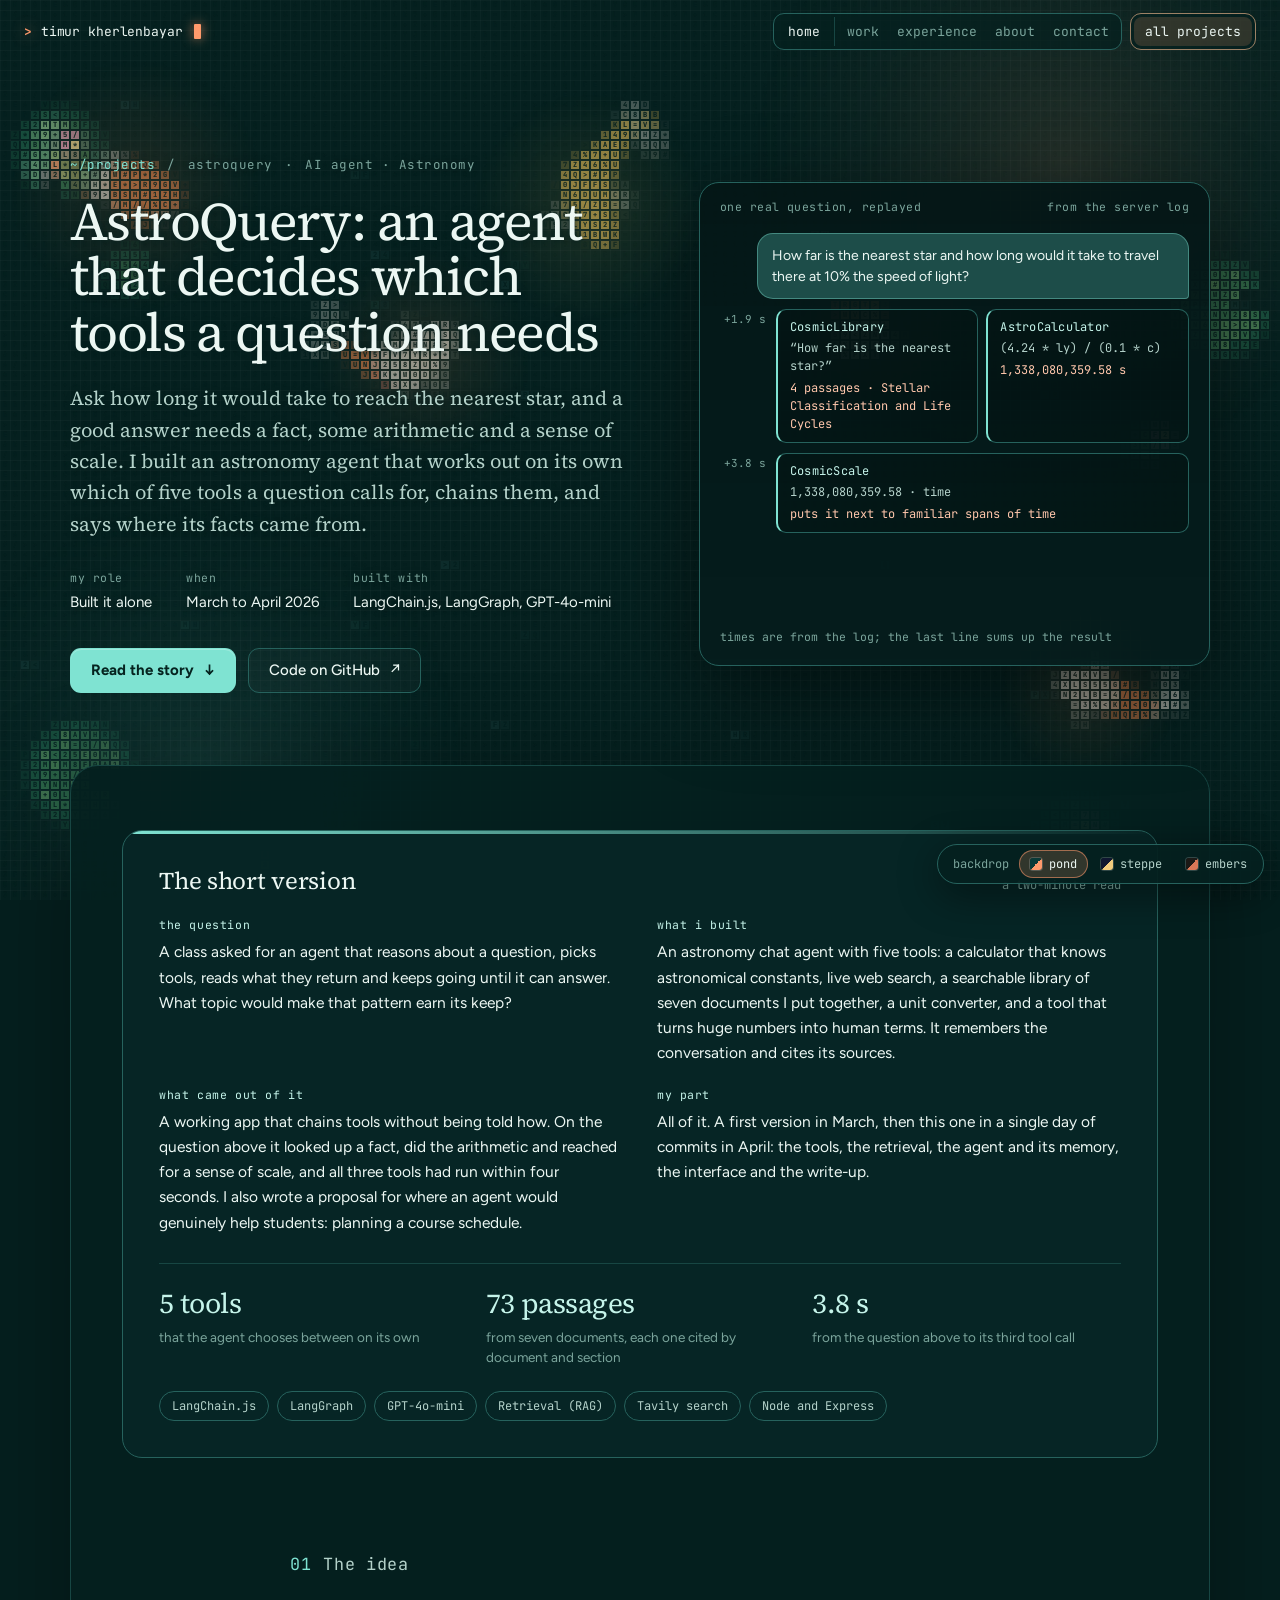
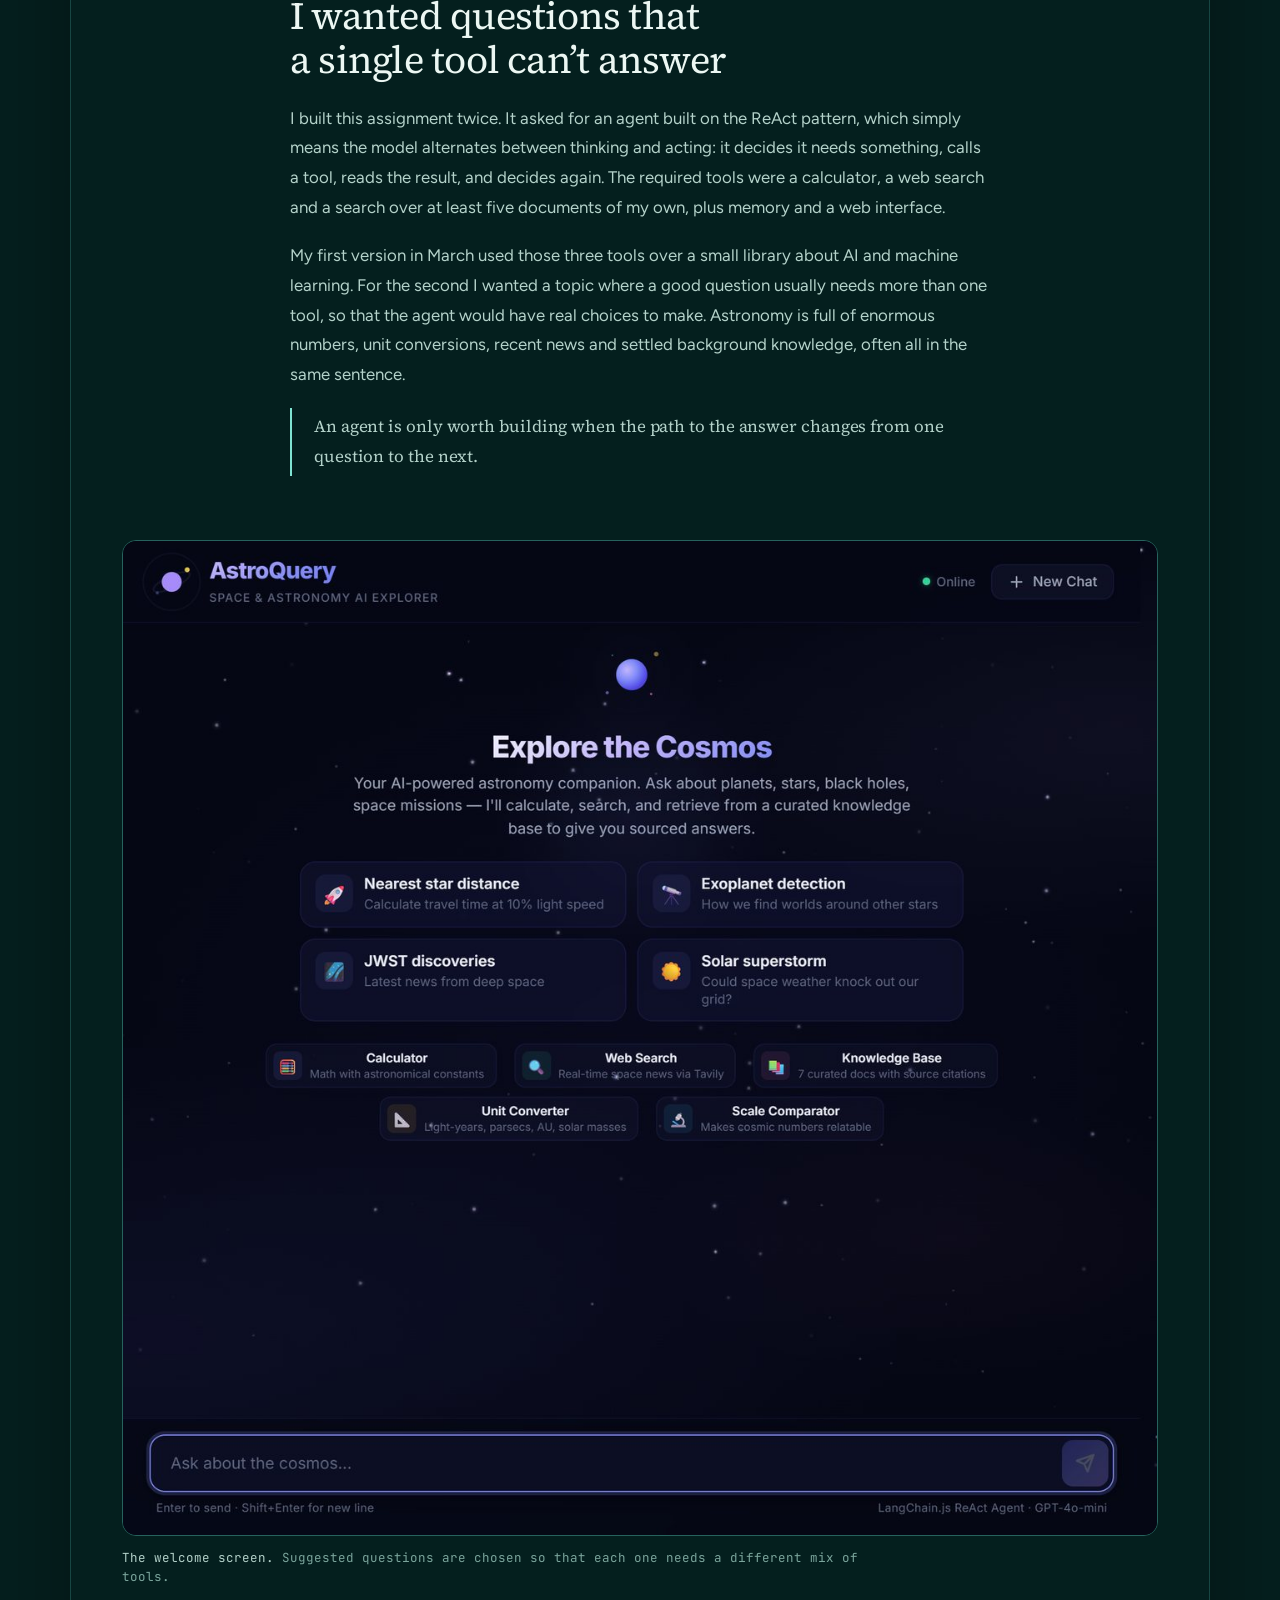
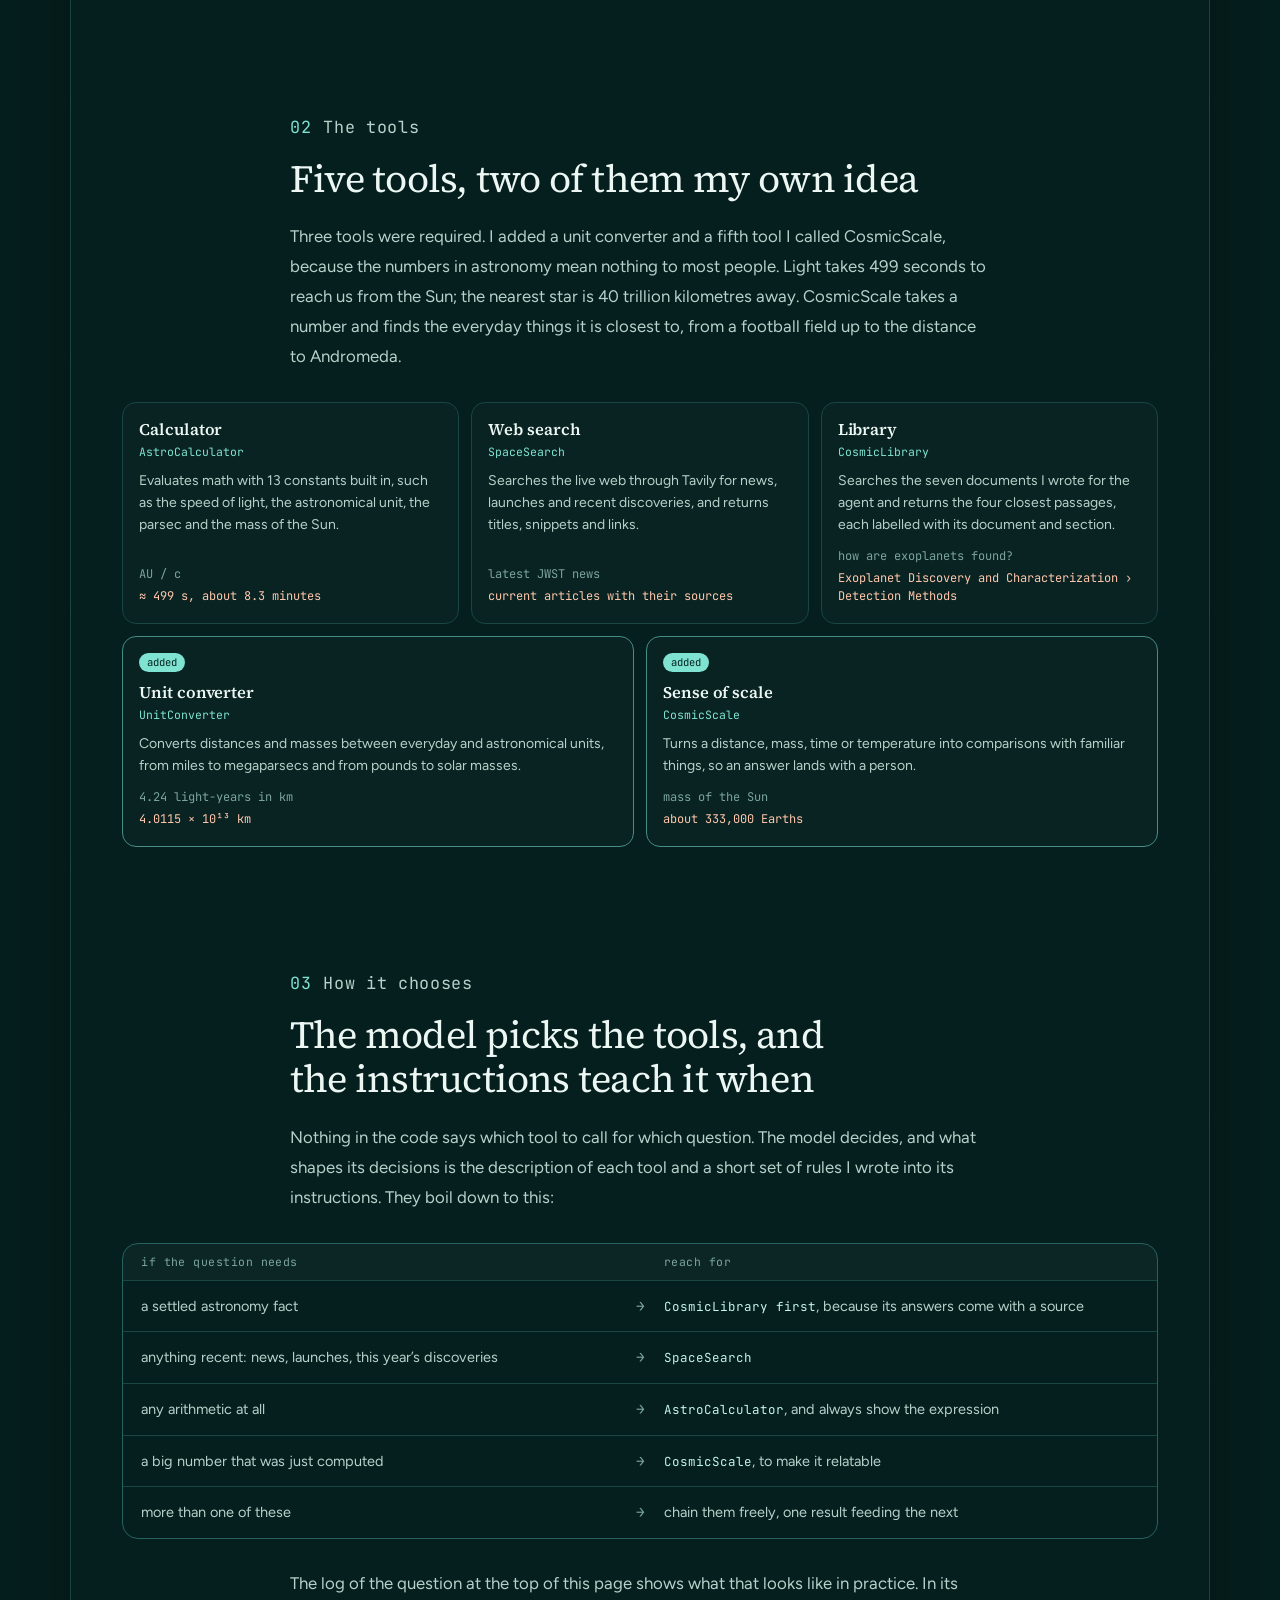
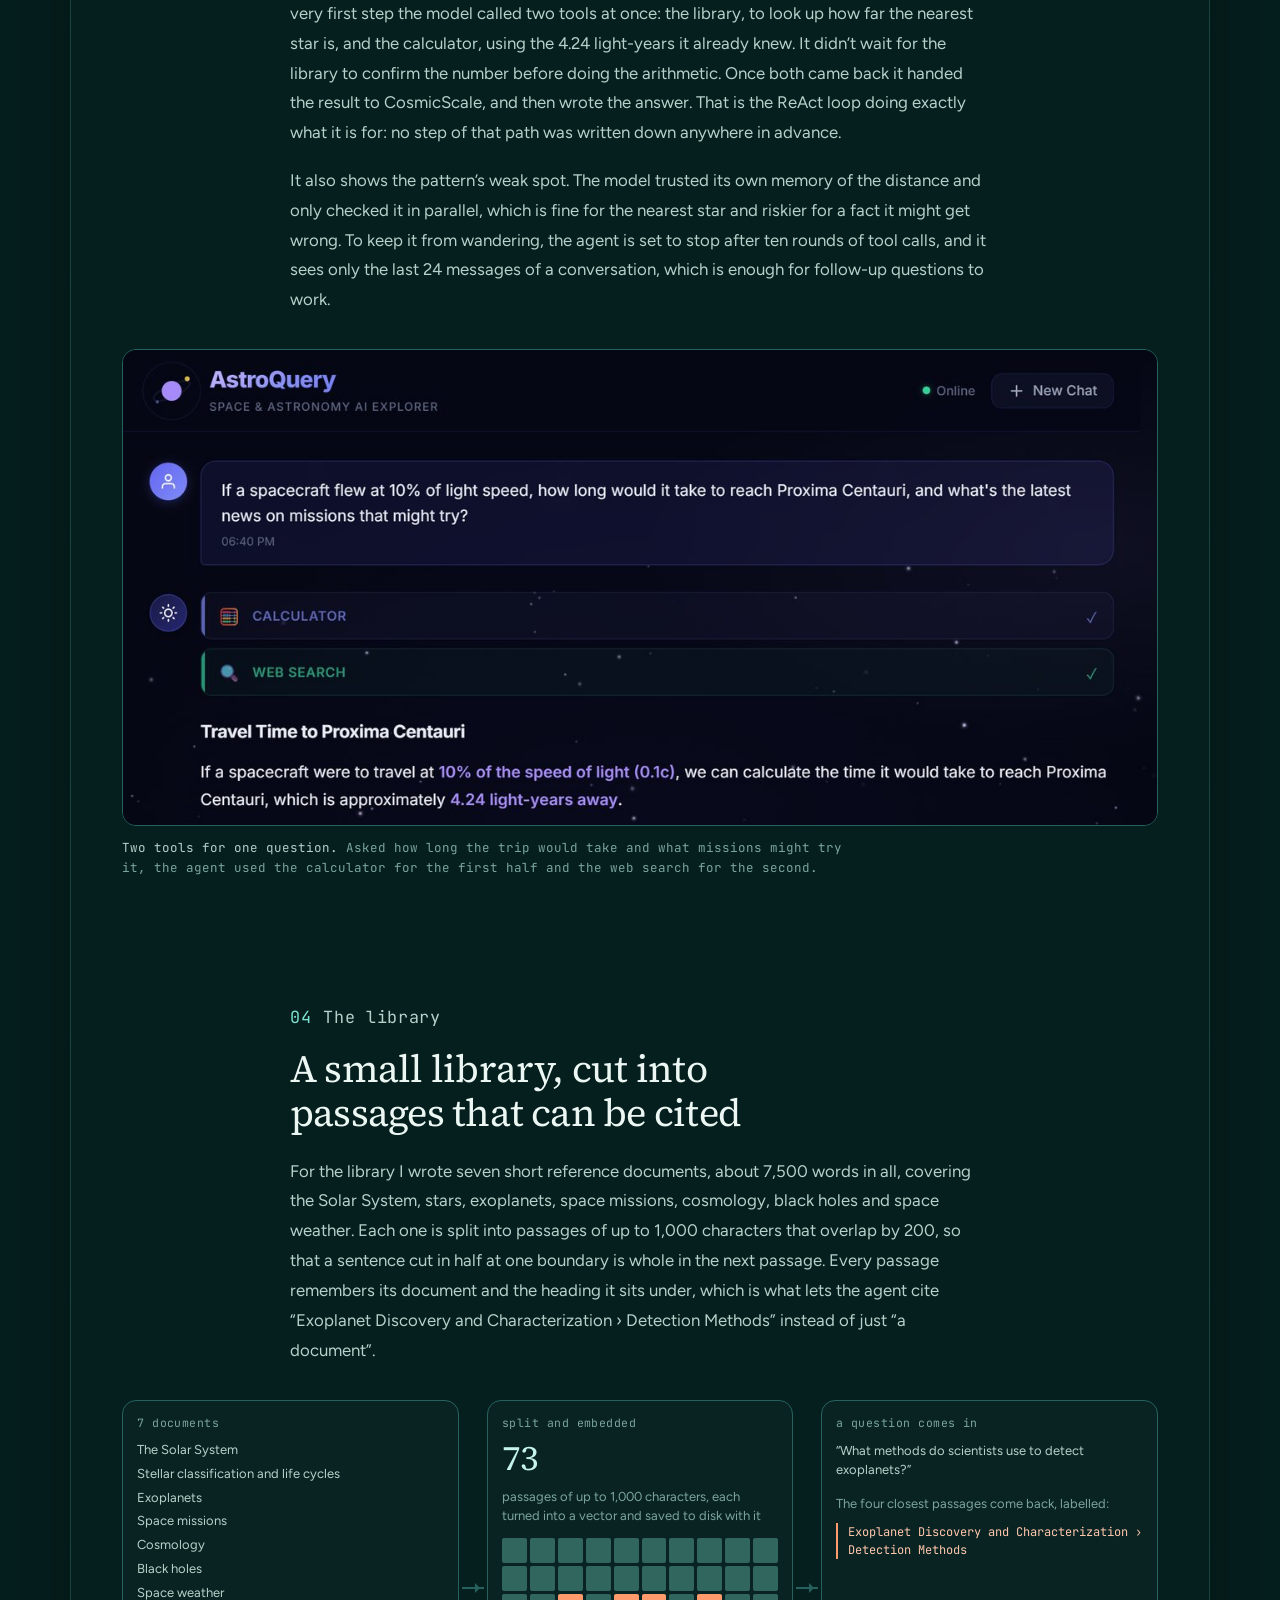
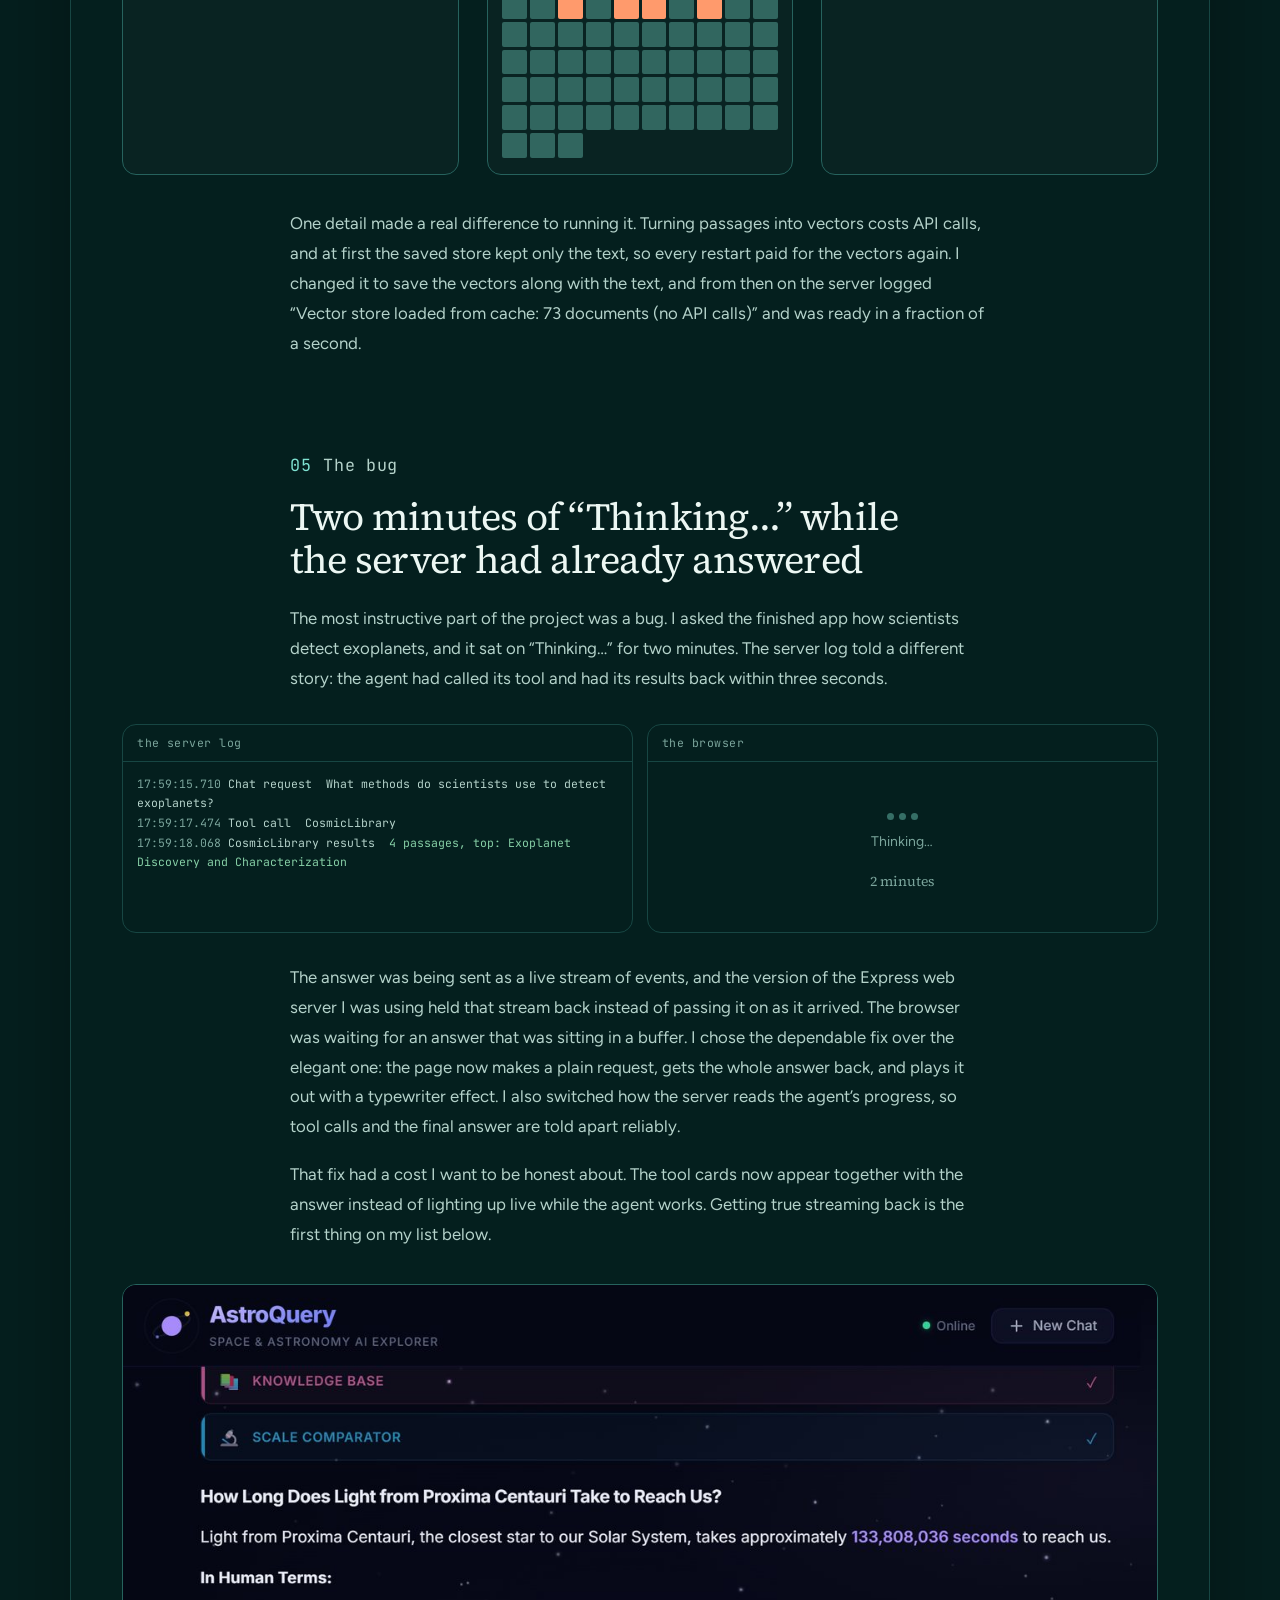
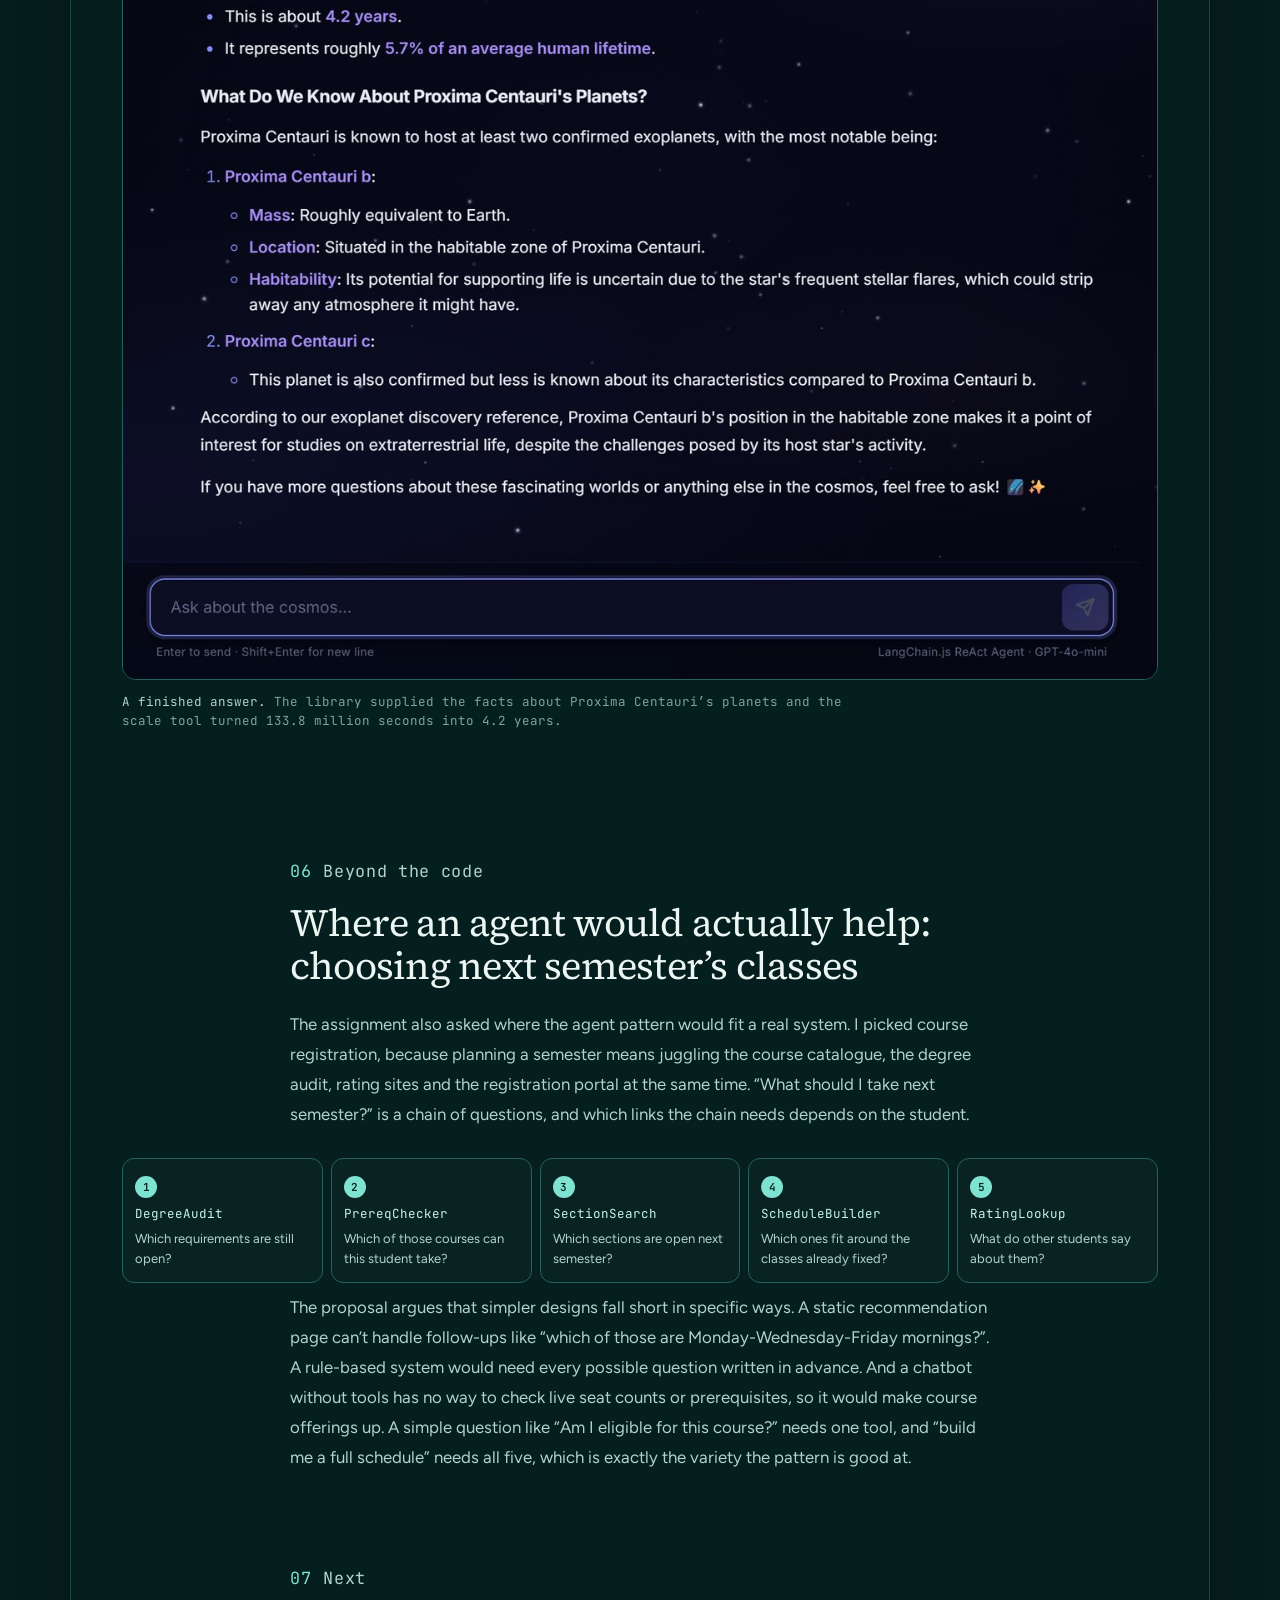
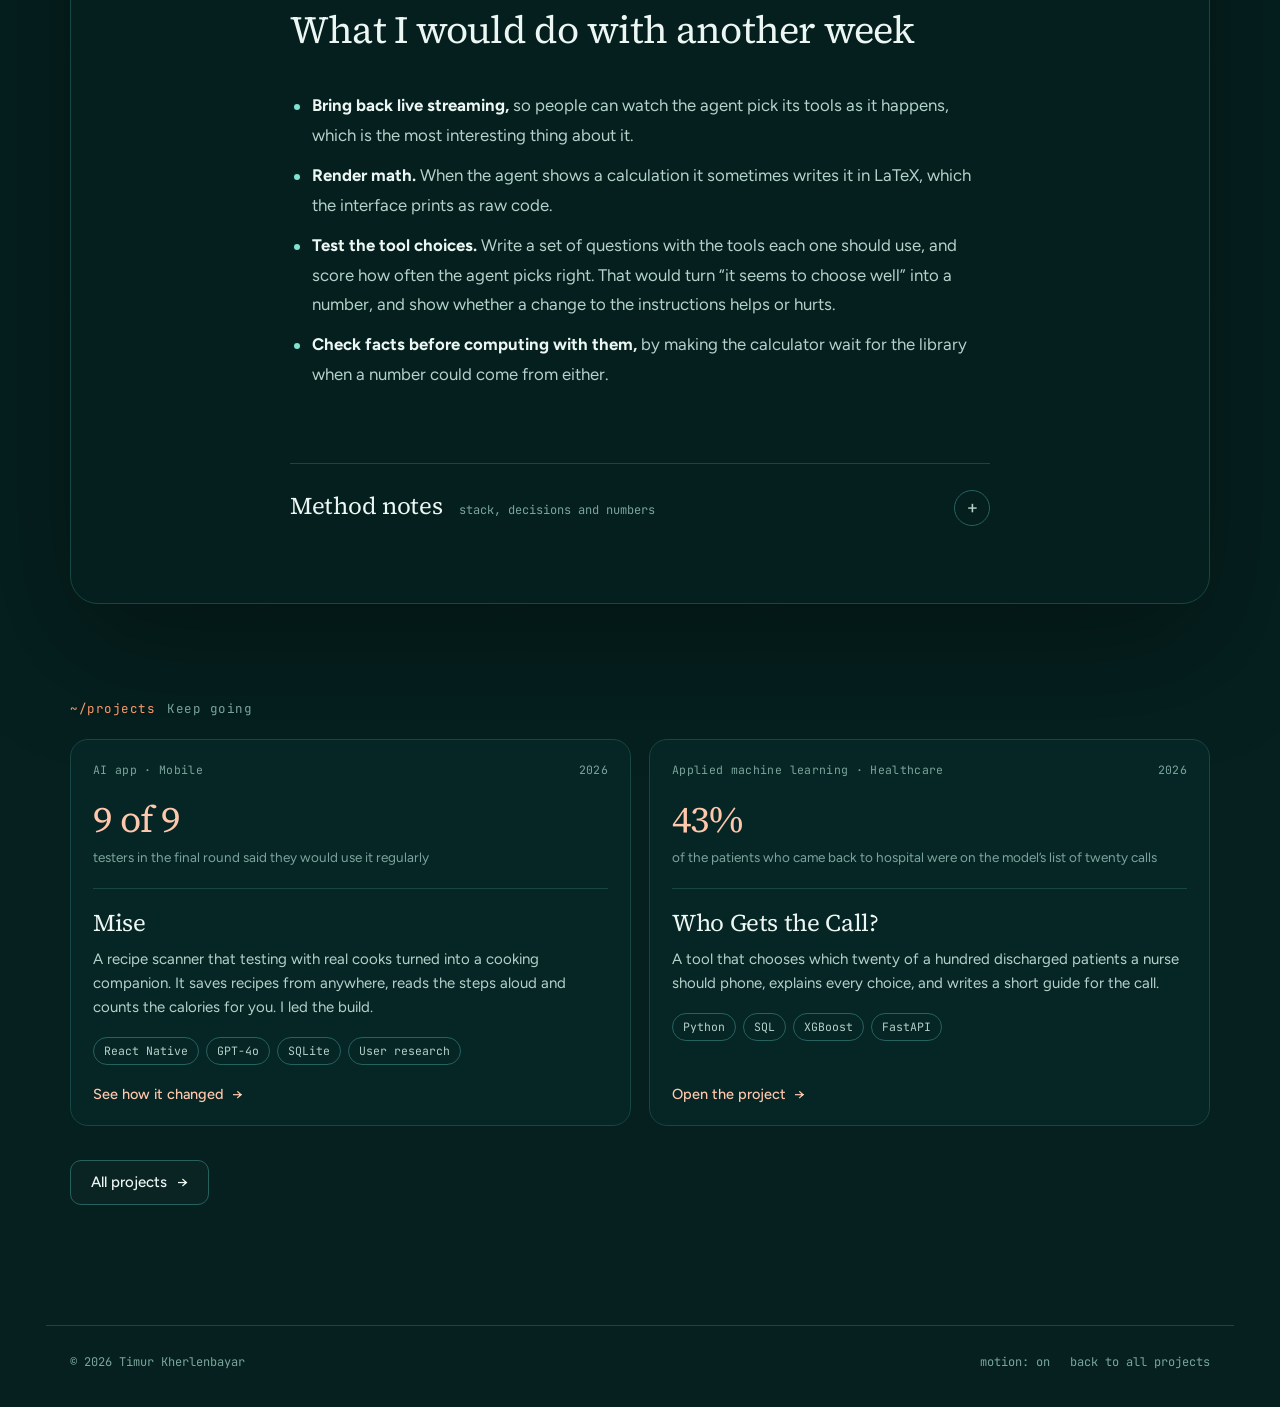
<file: projects/astroquery/index.html>
<!DOCTYPE html>
<html lang="en" data-theme="pond">
<head>
  <meta charset="UTF-8">
  <meta name="viewport" content="width=device-width, initial-scale=1, viewport-fit=cover">
  <meta name="theme-color" content="#05201f">
  <meta name="description" content="AstroQuery is an AI agent for astronomy questions. It decides on its own which of five tools a question needs, chains them, and cites its sources. Built alone in a day.">
  <meta property="og:title" content="AstroQuery, an AI agent that picks its own tools — Timur Kherlenbayar">
  <meta property="og:description" content="An astronomy agent that decides which of five tools a question needs and chains them. Built alone, with a proposal for where an agent would really help students.">
  <meta property="og:type" content="article">
  <title>AstroQuery, an AI agent that picks its own tools — Timur Kherlenbayar</title>
  <link rel="icon" href="../../assets/favicon.svg" type="image/svg+xml">
  <link rel="stylesheet" href="../../assets/fonts/type-home.css?v=10">
  <link rel="stylesheet" href="../../style.css?v=12">
  <link rel="stylesheet" href="../page.css?v=3">
  <script>
    document.documentElement.classList.add('js');
    try { var t = localStorage.getItem('tk-theme'); if (t) document.documentElement.dataset.theme = t; } catch (e) {}
  </script>
  <script src="../../backdrop.js?v=10" defer></script>
  <script src="../../app.js?v=12" defer></script>
  <script src="../page.js?v=2" defer></script>
  <style>
    /* ---------- AstroQuery: visuals made for this page ---------- */

    /* hero: one real question, replayed from the server log */
    .trace { display: grid; gap: 10px; margin: 6px 0 4px; min-height: 380px; align-content: start; font-size: 14px; }
    .tq { justify-self: end; max-width: 92%; background: color-mix(in srgb, var(--cool) 16%, var(--panel-solid)); border: 1px solid color-mix(in srgb, var(--cool) 40%, transparent); border-radius: 16px 16px 4px 16px; padding: 11px 14px; color: var(--ink); line-height: 1.5; }
    .tstep { display: grid; grid-template-columns: 46px minmax(0, 1fr); gap: 10px; align-items: start; }
    .tstep time { font: 400 11px/1.9 var(--mono); color: var(--mute); text-align: right; }
    .tcall { border: 1px solid var(--line-2); border-left: 2px solid var(--cool); border-radius: 10px; padding: 9px 12px; background: rgba(0, 0, 0, .18); min-width: 0; }
    .tcall b { display: block; font: 500 12px/1.4 var(--mono); color: var(--cool-2); letter-spacing: .02em; }
    .tcall code { display: block; font: 400 12px/1.5 var(--mono); color: var(--ink-2); margin-top: 3px; overflow-wrap: anywhere; }
    .tcall span { display: block; font: 400 12px/1.5 var(--mono); color: var(--accent-2); margin-top: 4px; }
    .tpar { display: grid; grid-template-columns: repeat(2, minmax(0, 1fr)); gap: 8px; }
    .tans { border-radius: 16px 16px 16px 4px; border: 1px solid var(--line-2); background: var(--panel-solid); padding: 12px 14px; color: var(--ink); line-height: 1.55; }
    .tans strong { color: var(--cool-2); font-weight: 600; }
    .trace [data-at] { transition: opacity .5s, transform .5s; }
    html:not(.motion-off) .trace.playing [data-at]:not(.on) { opacity: 0; transform: translateY(8px); }
    .trace-foot { display: flex; justify-content: space-between; gap: 10px; font: 400 11.5px/1.4 var(--mono); color: var(--mute); margin-top: 12px; }
    .trace-foot button { color: var(--cool-2); font: inherit; }

    /* the five tools */
    .tools { display: grid; grid-template-columns: repeat(6, minmax(0, 1fr)); gap: 12px; margin: 30px 0; }
    .tools .tool { grid-column: span 2; }
    .tools .tool.new { grid-column: span 3; }
    .tool { border: 1px solid var(--line); border-radius: 14px; padding: 16px 16px 18px; background: rgba(255, 255, 255, .02); display: flex; flex-direction: column; }
    .tool h3 { margin: 0 0 4px !important; font: 600 1.02rem/1.3 var(--serif) !important; }
    .tool .tname { font: 400 11.5px/1.4 var(--mono); color: var(--cool); }
    .tool p { font-size: 14px !important; line-height: 1.55 !important; margin-top: 10px; }
    .tool .io { margin-top: auto; padding-top: 12px; display: grid; gap: 4px; font: 400 12px/1.5 var(--mono); }
    .tool .io i { font-style: normal; color: var(--mute); }
    .tool .io b { font-weight: 400; color: var(--accent-2); overflow-wrap: anywhere; }
    .tool.new { border-color: color-mix(in srgb, var(--cool) 45%, var(--line)); }
    .tool .badge { align-self: flex-start; font: 400 10.5px/1 var(--mono); color: var(--on-cool); background: var(--cool); border-radius: 999px; padding: 4px 8px; margin-bottom: 10px; }

    /* routing rules */
    .rules { margin: 30px 0; border: 1px solid var(--line-2); border-radius: 16px; overflow: hidden; }
    .rule { display: grid; grid-template-columns: minmax(0, 1fr) 24px minmax(0, 1fr); gap: 12px; align-items: center; padding: 13px 18px; border-top: 1px solid var(--line); font-size: 14.5px; color: var(--ink-2); }
    .rule:first-child { border-top: 0; }
    .rule em { font-style: normal; color: var(--mute); text-align: center; font-family: var(--mono); }
    .rule b { font: 500 12.5px/1.4 var(--mono); color: var(--cool-2); }
    .rule.head { background: rgba(255, 255, 255, .03); font: 400 11.5px/1.4 var(--mono); color: var(--mute); text-transform: lowercase; letter-spacing: .04em; padding-top: 10px; padding-bottom: 10px; }

    /* how the library is built */
    .rag { display: grid; grid-template-columns: 1.1fr 28px 1fr 28px 1.1fr; align-items: stretch; gap: 0; margin: 34px 0; }
    .rag-box { border: 1px solid var(--line-2); border-radius: 14px; padding: 14px 14px 16px; background: rgba(255, 255, 255, .02); }
    .rag-box h3 { margin: 0 0 10px !important; font: 400 11.5px/1.4 var(--mono) !important; color: var(--mute) !important; letter-spacing: .04em; text-transform: lowercase; }
    .rag-box ul { display: grid; gap: 5px; }
    .rag-box li { font-size: 13px !important; line-height: 1.45 !important; color: var(--ink-2); }
    .rag-big { font: 400 2.2rem/1 var(--serif); color: var(--cool-2); letter-spacing: -.02em; }
    .rag-box p { font-size: 13px !important; line-height: 1.5 !important; color: var(--mute) !important; margin-top: 8px; }
    .chunks { display: grid; grid-template-columns: repeat(10, 1fr); gap: 3px; margin-top: 12px; }
    .chunks i { aspect-ratio: 1; border-radius: 2px; background: color-mix(in srgb, var(--cool) 35%, transparent); }
    .chunks i.hit { background: var(--accent); }
    .cite { margin-top: 10px; font: 400 12px/1.5 var(--mono); color: var(--accent-2); border-left: 2px solid var(--accent); padding-left: 10px; }
    .rag-arrow { align-self: center; height: 2px; background: var(--line-2); position: relative; margin: 0 3px; }
    .rag-arrow::after { content: ""; position: absolute; right: -1px; top: -4px; border: 5px solid transparent; border-left-color: var(--line-2); }

    /* the bug */
    .bug { display: grid; grid-template-columns: repeat(2, minmax(0, 1fr)); gap: 14px; margin: 30px 0; }
    .bug > div { border: 1px solid var(--line); border-radius: 14px; overflow: hidden; }
    .bug h3 { margin: 0 !important; padding: 10px 14px; font: 400 11.5px/1.4 var(--mono) !important; color: var(--mute) !important; border-bottom: 1px solid var(--line); text-transform: lowercase; letter-spacing: .04em; }
    .bug pre { margin: 0; padding: 12px 14px 14px; font: 400 11.5px/1.7 var(--mono); color: var(--ink-2); white-space: pre-wrap; overflow-wrap: anywhere; }
    .bug pre .t { color: var(--mute); }
    .bug pre .ok { color: var(--ok); }
    .browser { display: grid; place-items: center; min-height: 170px; padding: 18px; text-align: center; }
    .browser p { font-size: 14px !important; color: var(--mute) !important; }
    .dots { display: inline-flex; gap: 5px; margin-bottom: 10px; }
    .dots i { width: 7px; height: 7px; border-radius: 50%; background: var(--cool); opacity: .4; }
    html:not(.motion-off) .dots i { animation: dot 1.2s ease-in-out infinite; }
    .dots i:nth-child(2) { animation-delay: .2s; } .dots i:nth-child(3) { animation-delay: .4s; }
    @keyframes dot { 50% { opacity: 1; transform: translateY(-3px); } }
    .clock { font: 400 1.6rem/1 var(--serif); color: var(--ink); margin-top: 6px; }

    /* the proposal */
    .flow { display: grid; grid-template-columns: repeat(5, minmax(0, 1fr)); gap: 8px; margin: 28px 0 10px; counter-reset: fl; }
    .flow li { counter-increment: fl; border: 1px solid var(--line-2); border-radius: 12px; padding: 12px 12px 14px; background: rgba(255, 255, 255, .02); }
    .flow li::before { content: counter(fl); display: inline-grid; place-items: center; width: 22px; height: 22px; border-radius: 50%; background: var(--cool); color: var(--on-cool); font: 600 11px/1 var(--mono); margin-bottom: 8px; }
    .flow b { display: block; font: 500 12.5px/1.35 var(--mono); color: var(--cool-2); }
    .flow span { display: block; font-size: 13px; line-height: 1.5; color: var(--ink-2); margin-top: 6px; }

    @media (max-width: 980px) {
      .rag { grid-template-columns: 1fr; gap: 10px; }
      .rag-arrow { width: 2px; height: 20px; margin: 0 auto; }
      .rag-arrow::after { right: -4px; top: auto; bottom: -1px; border: 5px solid transparent; border-top-color: var(--line-2); }
      .flow { grid-template-columns: 1fr; }
      .tools { grid-template-columns: repeat(2, minmax(0, 1fr)); }
      .tools .tool, .tools .tool.new { grid-column: span 1; }
    }
    @media (max-width: 680px) {
      .bug, .tpar, .tools { grid-template-columns: 1fr; }
      .rule { grid-template-columns: 1fr; gap: 4px; }
      .rule em { display: none; }
      .trace { min-height: 0; }
    }
  </style>
</head>
<body class="cool">
  <canvas id="field" aria-hidden="true"></canvas>
  <a class="skip" href="#story">Skip to the story</a>

  <header class="nav">
    <a class="brand" href="../../" aria-label="Timur Kherlenbayar, home page"><span class="brand-mark" aria-hidden="true">&gt;</span>timur kherlenbayar<span class="caret" aria-hidden="true"></span></a>
    <nav aria-label="Main">
      <div class="tab">
        <a class="tab-main" href="../../">home</a>
        <span class="tab-sub"><a href="../../#work">work</a><a href="../../#experience">experience</a><a href="../../#about">about</a><a href="../../#contact">contact</a></span>
      </div>
      <div class="tab current"><a class="tab-main" href="../"><span class="tab-long">all </span>projects</a></div>
    </nav>
  </header>

  <main id="top">
    <section class="p-hero wrap split" aria-labelledby="title">
      <div class="p-hero-copy">
        <p class="crumb cool"><a href="../">~/projects</a><span>/</span><span>astroquery</span><span aria-hidden="true">·</span><span>AI agent · Astronomy</span></p>
        <h1 id="title">AstroQuery: an agent that decides which tools a question needs</h1>
        <p class="standfirst">Ask how long it would take to reach the nearest star, and a good answer needs a fact, some arithmetic and a sense of scale. I built an astronomy agent that works out on its own which of five tools a question calls for, chains them, and says where its facts came from.</p>
        <dl class="p-facts">
          <div><dt>My role</dt><dd>Built it alone</dd></div>
          <div><dt>When</dt><dd>March to April 2026</dd></div>
          <div><dt>Built with</dt><dd>LangChain.js, LangGraph, GPT-4o-mini</dd></div>
        </dl>
        <div class="actions">
          <a class="btn primary cool" href="#story">Read the story <span aria-hidden="true">↓</span></a>
          <a class="btn ghost" href="https://github.com/RumitOsu/astroquery" target="_blank" rel="noopener noreferrer">Code on GitHub <span aria-hidden="true">↗</span></a>
        </div>
      </div>
      <div class="p-vis" data-inview>
        <div class="vis-top"><span>one real question, replayed</span><span>from the server log</span></div>
        <div class="trace" id="trace">
          <p class="tq" data-at="0">How far is the nearest star and how long would it take to travel there at 10% the speed of light?</p>
          <div class="tstep" data-at="1.9"><time>+1.9 s</time>
            <div class="tpar">
              <div class="tcall"><b>CosmicLibrary</b><code>“How far is the nearest star?”</code><span data-at="2.4">4 passages · Stellar Classification and Life Cycles</span></div>
              <div class="tcall"><b>AstroCalculator</b><code>(4.24 * ly) / (0.1 * c)</code><span data-at="1.94">1,338,080,359.58 s</span></div>
            </div>
          </div>
          <div class="tstep" data-at="3.8"><time>+3.8 s</time>
            <div class="tcall"><b>CosmicScale</b><code>1,338,080,359.58 · time</code><span>puts it next to familiar spans of time</span></div>
          </div>
          <p class="tans" data-at="4.8">At a tenth of the speed of light, the trip would take about <strong>1.34 billion seconds</strong>, or roughly <strong>42 years</strong>.</p>
        </div>
        <div class="trace-foot"><span>times are from the log; the last line sums up the result</span><button type="button" id="replay" hidden>replay ↺</button></div>
      </div>
    </section>

    <div class="wrap">
      <article class="sheet" id="story">
        <section class="short wide reveal" aria-labelledby="short-title">
          <div class="short-head"><h2 id="short-title">The short version</h2><span>a two-minute read</span></div>
          <dl>
            <div><dt>The question</dt><dd>A class asked for an agent that reasons about a question, picks tools, reads what they return and keeps going until it can answer. What topic would make that pattern earn its keep?</dd></div>
            <div><dt>What I built</dt><dd>An astronomy chat agent with five tools: a calculator that knows astronomical constants, live web search, a searchable library of seven documents I put together, a unit converter, and a tool that turns huge numbers into human terms. It remembers the conversation and cites its sources.</dd></div>
            <div><dt>What came out of it</dt><dd>A working app that chains tools without being told how. On the question above it looked up a fact, did the arithmetic and reached for a sense of scale, and all three tools had run within four seconds. I also wrote a proposal for where an agent would genuinely help students: planning a course schedule.</dd></div>
            <div><dt>My part</dt><dd>All of it. A first version in March, then this one in a single day of commits in April: the tools, the retrieval, the agent and its memory, the interface and the write-up.</dd></div>
          </dl>
          <dl class="stats">
            <div><dt>5 tools</dt><dd>that the agent chooses between on its own</dd></div>
            <div><dt>73 passages</dt><dd>from seven documents, each one cited by document and section</dd></div>
            <div><dt>3.8 s</dt><dd>from the question above to its third tool call</dd></div>
          </dl>
          <ul class="tags" aria-label="Built with"><li>LangChain.js</li><li>LangGraph</li><li>GPT-4o-mini</li><li>Retrieval (RAG)</li><li>Tavily search</li><li>Node and Express</li></ul>
        </section>

        <section class="p-section reveal" aria-labelledby="s1">
          <p class="label"><span>01</span>The idea</p>
          <h2 id="s1">I wanted questions that a single tool can’t answer</h2>
          <p>I built this assignment twice. It asked for an agent built on the ReAct pattern, which simply means the model alternates between thinking and acting: it decides it needs something, calls a tool, reads the result, and decides again. The required tools were a calculator, a web search and a search over at least five documents of my own, plus memory and a web interface.</p>
          <p>My first version in March used those three tools over a small library about AI and machine learning. For the second I wanted a topic where a good question usually needs more than one tool, so that the agent would have real choices to make. Astronomy is full of enormous numbers, unit conversions, recent news and settled background knowledge, often all in the same sentence.</p>
          <p class="callout">An agent is only worth building when the path to the answer changes from one question to the next.</p>
          <figure class="fig wide">
            <img class="zoomable" src="img/welcome.jpg" alt="AstroQuery's welcome screen: suggested questions about the nearest star, exoplanets, JWST and solar storms, and a row showing its five tools" loading="lazy" width="1240" height="1193">
            <figcaption><b>The welcome screen.</b> Suggested questions are chosen so that each one needs a different mix of tools.</figcaption>
          </figure>
        </section>

        <section class="p-section reveal" aria-labelledby="s2">
          <p class="label"><span>02</span>The tools</p>
          <h2 id="s2">Five tools, two of them my own idea</h2>
          <p>Three tools were required. I added a unit converter and a fifth tool I called CosmicScale, because the numbers in astronomy mean nothing to most people. Light takes 499 seconds to reach us from the Sun; the nearest star is 40 trillion kilometres away. CosmicScale takes a number and finds the everyday things it is closest to, from a football field up to the distance to Andromeda.</p>
          <div class="tools wide">
            <div class="tool"><h3>Calculator</h3><span class="tname">AstroCalculator</span><p>Evaluates math with 13 constants built in, such as the speed of light, the astronomical unit, the parsec and the mass of the Sun.</p><div class="io"><i>AU / c</i><b>≈ 499 s, about 8.3 minutes</b></div></div>
            <div class="tool"><h3>Web search</h3><span class="tname">SpaceSearch</span><p>Searches the live web through Tavily for news, launches and recent discoveries, and returns titles, snippets and links.</p><div class="io"><i>latest JWST news</i><b>current articles with their sources</b></div></div>
            <div class="tool"><h3>Library</h3><span class="tname">CosmicLibrary</span><p>Searches the seven documents I wrote for the agent and returns the four closest passages, each labelled with its document and section.</p><div class="io"><i>how are exoplanets found?</i><b>Exoplanet Discovery and Characterization › Detection Methods</b></div></div>
            <div class="tool new"><span class="badge">added</span><h3>Unit converter</h3><span class="tname">UnitConverter</span><p>Converts distances and masses between everyday and astronomical units, from miles to megaparsecs and from pounds to solar masses.</p><div class="io"><i>4.24 light-years in km</i><b>4.0115 × 10¹³ km</b></div></div>
            <div class="tool new"><span class="badge">added</span><h3>Sense of scale</h3><span class="tname">CosmicScale</span><p>Turns a distance, mass, time or temperature into comparisons with familiar things, so an answer lands with a person.</p><div class="io"><i>mass of the Sun</i><b>about 333,000 Earths</b></div></div>
          </div>
        </section>

        <section class="p-section reveal" aria-labelledby="s3">
          <p class="label"><span>03</span>How it chooses</p>
          <h2 id="s3">The model picks the tools, and the instructions teach it when</h2>
          <p>Nothing in the code says which tool to call for which question. The model decides, and what shapes its decisions is the description of each tool and a short set of rules I wrote into its instructions. They boil down to this:</p>
          <div class="rules wide" role="table" aria-label="When the agent should use each tool">
            <div class="rule head" role="row"><span role="columnheader">If the question needs</span><em aria-hidden="true"></em><span role="columnheader">Reach for</span></div>
            <div class="rule" role="row"><span role="cell">a settled astronomy fact</span><em aria-hidden="true">→</em><span role="cell"><b>CosmicLibrary first</b>, because its answers come with a source</span></div>
            <div class="rule" role="row"><span role="cell">anything recent: news, launches, this year’s discoveries</span><em aria-hidden="true">→</em><span role="cell"><b>SpaceSearch</b></span></div>
            <div class="rule" role="row"><span role="cell">any arithmetic at all</span><em aria-hidden="true">→</em><span role="cell"><b>AstroCalculator</b>, and always show the expression</span></div>
            <div class="rule" role="row"><span role="cell">a big number that was just computed</span><em aria-hidden="true">→</em><span role="cell"><b>CosmicScale</b>, to make it relatable</span></div>
            <div class="rule" role="row"><span role="cell">more than one of these</span><em aria-hidden="true">→</em><span role="cell">chain them freely, one result feeding the next</span></div>
          </div>
          <p>The log of the question at the top of this page shows what that looks like in practice. In its very first step the model called two tools at once: the library, to look up how far the nearest star is, and the calculator, using the 4.24 light-years it already knew. It didn’t wait for the library to confirm the number before doing the arithmetic. Once both came back it handed the result to CosmicScale, and then wrote the answer. That is the ReAct loop doing exactly what it is for: no step of that path was written down anywhere in advance.</p>
          <p>It also shows the pattern’s weak spot. The model trusted its own memory of the distance and only checked it in parallel, which is fine for the nearest star and riskier for a fact it might get wrong. To keep it from wandering, the agent is set to stop after ten rounds of tool calls, and it sees only the last 24 messages of a conversation, which is enough for follow-up questions to work.</p>
          <figure class="fig wide">
            <img class="zoomable" src="img/chain.jpg" alt="A question about travelling to Proxima Centauri at 10% of light speed, with the Calculator and Web Search tool cards marked done above the answer" loading="lazy" width="1240" height="570">
            <figcaption><b>Two tools for one question.</b> Asked how long the trip would take and what missions might try it, the agent used the calculator for the first half and the web search for the second.</figcaption>
          </figure>
        </section>

        <section class="p-section reveal" aria-labelledby="s4">
          <p class="label"><span>04</span>The library</p>
          <h2 id="s4">A small library, cut into passages that can be cited</h2>
          <p>For the library I wrote seven short reference documents, about 7,500 words in all, covering the Solar System, stars, exoplanets, space missions, cosmology, black holes and space weather. Each one is split into passages of up to 1,000 characters that overlap by 200, so that a sentence cut in half at one boundary is whole in the next passage. Every passage remembers its document and the heading it sits under, which is what lets the agent cite “Exoplanet Discovery and Characterization › Detection Methods” instead of just “a document”.</p>
          <div class="rag wide" role="img" aria-label="Seven documents are split into 73 passages, each turned into an embedding and saved to disk. A question is matched against them and the four closest passages come back with their document and section.">
            <div class="rag-box">
              <h3>7 documents</h3>
              <ul><li>The Solar System</li><li>Stellar classification and life cycles</li><li>Exoplanets</li><li>Space missions</li><li>Cosmology</li><li>Black holes</li><li>Space weather</li></ul>
            </div>
            <div class="rag-arrow" aria-hidden="true"></div>
            <div class="rag-box">
              <h3>split and embedded</h3>
              <span class="rag-big">73</span>
              <p>passages of up to 1,000 characters, each turned into a vector and saved to disk with it</p>
              <div class="chunks" id="chunks" aria-hidden="true"></div>
            </div>
            <div class="rag-arrow" aria-hidden="true"></div>
            <div class="rag-box">
              <h3>a question comes in</h3>
              <p style="color:var(--ink-2)!important">“What methods do scientists use to detect exoplanets?”</p>
              <p>The four closest passages come back, labelled:</p>
              <div class="cite">Exoplanet Discovery and Characterization › Detection Methods</div>
            </div>
          </div>
          <p>One detail made a real difference to running it. Turning passages into vectors costs API calls, and at first the saved store kept only the text, so every restart paid for the vectors again. I changed it to save the vectors along with the text, and from then on the server logged “Vector store loaded from cache: 73 documents (no API calls)” and was ready in a fraction of a second.</p>
        </section>

        <section class="p-section reveal" aria-labelledby="s5">
          <p class="label"><span>05</span>The bug</p>
          <h2 id="s5">Two minutes of “Thinking…” while the server had already answered</h2>
          <p>The most instructive part of the project was a bug. I asked the finished app how scientists detect exoplanets, and it sat on “Thinking…” for two minutes. The server log told a different story: the agent had called its tool and had its results back within three seconds.</p>
          <div class="bug wide">
            <div>
              <h3>the server log</h3>
              <pre><span class="t">17:59:15.710</span> Chat request  What methods do scientists use to detect exoplanets?
<span class="t">17:59:17.474</span> Tool call  CosmicLibrary
<span class="t">17:59:18.068</span> CosmicLibrary results  <span class="ok">4 passages, top: Exoplanet Discovery and Characterization</span></pre>
            </div>
            <div>
              <h3>the browser</h3>
              <div class="browser"><div><span class="dots" aria-hidden="true"><i></i><i></i><i></i></span><p>Thinking…</p><p class="clock">2 minutes</p></div></div>
            </div>
          </div>
          <p>The answer was being sent as a live stream of events, and the version of the Express web server I was using held that stream back instead of passing it on as it arrived. The browser was waiting for an answer that was sitting in a buffer. I chose the dependable fix over the elegant one: the page now makes a plain request, gets the whole answer back, and plays it out with a typewriter effect. I also switched how the server reads the agent’s progress, so tool calls and the final answer are told apart reliably.</p>
          <p>That fix had a cost I want to be honest about. The tool cards now appear together with the answer instead of lighting up live while the agent works. Getting true streaming back is the first thing on my list below.</p>
          <figure class="fig wide">
            <img class="zoomable" src="img/answer.jpg" alt="A finished answer about light from Proxima Centauri: about 133.8 million seconds, or 4.2 years, followed by what is known about its two confirmed planets, under the Knowledge Base and Scale Comparator tool cards" loading="lazy" width="1240" height="1193">
            <figcaption><b>A finished answer.</b> The library supplied the facts about Proxima Centauri’s planets and the scale tool turned 133.8 million seconds into 4.2 years.</figcaption>
          </figure>
        </section>

        <section class="p-section reveal" aria-labelledby="s6">
          <p class="label"><span>06</span>Beyond the code</p>
          <h2 id="s6">Where an agent would actually help: choosing next semester’s classes</h2>
          <p>The assignment also asked where the agent pattern would fit a real system. I picked course registration, because planning a semester means juggling the course catalogue, the degree audit, rating sites and the registration portal at the same time. “What should I take next semester?” is a chain of questions, and which links the chain needs depends on the student.</p>
          <ol class="flow wide">
            <li><b>DegreeAudit</b><span>Which requirements are still open?</span></li>
            <li><b>PrereqChecker</b><span>Which of those courses can this student take?</span></li>
            <li><b>SectionSearch</b><span>Which sections are open next semester?</span></li>
            <li><b>ScheduleBuilder</b><span>Which ones fit around the classes already fixed?</span></li>
            <li><b>RatingLookup</b><span>What do other students say about them?</span></li>
          </ol>
          <p>The proposal argues that simpler designs fall short in specific ways. A static recommendation page can’t handle follow-ups like “which of those are Monday-Wednesday-Friday mornings?”. A rule-based system would need every possible question written in advance. And a chatbot without tools has no way to check live seat counts or prerequisites, so it would make course offerings up. A simple question like “Am I eligible for this course?” needs one tool, and “build me a full schedule” needs all five, which is exactly the variety the pattern is good at.</p>
        </section>

        <section class="p-section reveal" aria-labelledby="s7">
          <p class="label"><span>07</span>Next</p>
          <h2 id="s7">What I would do with another week</h2>
          <ul class="list">
            <li><strong>Bring back live streaming,</strong> so people can watch the agent pick its tools as it happens, which is the most interesting thing about it.</li>
            <li><strong>Render math.</strong> When the agent shows a calculation it sometimes writes it in LaTeX, which the interface prints as raw code.</li>
            <li><strong>Test the tool choices.</strong> Write a set of questions with the tools each one should use, and score how often the agent picks right. That would turn “it seems to choose well” into a number, and show whether a change to the instructions helps or hurts.</li>
            <li><strong>Check facts before computing with them,</strong> by making the calculator wait for the library when a number could come from either.</li>
          </ul>
        </section>

        <details class="notes">
          <summary><h2>Method notes</h2><span>stack, decisions and numbers</span></summary>
          <div class="notes-body">
            <dl>
              <div><dt>Context</dt><dd>An individual assignment in Applied AI Projects at BYU. A first version on March 25, 2026 (calculator, web search and retrieval over six AI and machine learning documents), and this one, built on April 13 in 14 commits.</dd></div>
              <div><dt>Agent</dt><dd>LangGraph’s prebuilt ReAct agent on LangChain.js, with GPT-4o-mini at temperature 0.3. At most ten rounds of tool calls per question. Memory is the last 24 messages of each session, kept on the server.</dd></div>
              <div><dt>Tools</dt><dd>AstroCalculator (mathjs with 13 constants: c, AU, parsec, light-year, the masses of the Sun, Earth and Jupiter, the radii of the Sun and Earth, G, the Hubble constant, solar luminosity and the Stefan-Boltzmann constant). SpaceSearch (Tavily). CosmicLibrary (retrieval). UnitConverter (distance: m, km, mi, AU, ly, pc, kpc, Mpc; mass: kg, g, lb, solar, Earth and Jupiter masses). CosmicScale (distance, mass, time and temperature, each against about a dozen everyday references).</dd></div>
              <div><dt>Retrieval</dt><dd>Seven markdown documents, about 7,500 words, split with a recursive splitter into 73 chunks of up to 1,000 characters with 200 characters of overlap. Each chunk carries its document title and nearest heading. Embeddings from text-embedding-3-small, kept in an in-memory vector store that is saved to disk together with its vectors. Top 4 results by similarity, returned as “[Source: title › section]”.</dd></div>
              <div><dt>The streaming bug</dt><dd>Express 5 held back the server-sent event stream, so the browser saw nothing until the end. Fix: the browser calls a plain JSON endpoint and plays the answer with a typewriter effect; the agent is read with LangGraph’s “updates” stream mode so tool calls and final answers are distinguished reliably. Trade-off: tool cards no longer appear live.</dd></div>
              <div><dt>Logging</dt><dd>Structured logs with Winston for every request, tool call, argument, result and the final answer, which is what made the streaming bug quick to find and what the replay at the top of this page is built from.</dd></div>
              <div><dt>Numbers to remember</dt><dd>5 tools, 13 constants, 7 documents, 73 passages, top 4 per search, 24 messages of memory, 10 rounds at most. The traced question: first tool calls at 1.9 s, all three tools done by 3.8 s.</dd></div>
            </dl>
          </div>
        </details>
      </article>
    </div>

    <section class="p-next wrap" aria-label="More projects">
      <p class="label"><span>~/projects</span>Keep going</p>
      <ul class="cards">
        <li>
          <a class="card reveal" data-spot href="../mise/">
            <span class="card-top"><span>AI app · Mobile</span><span>2026</span></span>
            <span class="card-stat"><b>9 of 9</b><span>testers in the final round said they would use it regularly</span></span>
            <span class="card-title">Mise</span>
            <span class="card-text">A recipe scanner that testing with real cooks turned into a cooking companion. It saves recipes from anywhere, reads the steps aloud and counts the calories for you. I led the build.</span>
            <span class="card-tags"><span>React Native</span><span>GPT-4o</span><span>SQLite</span><span>User research</span></span>
            <span class="card-go">See how it changed <span aria-hidden="true">→</span></span>
          </a>
        </li>
        <li>
          <a class="card reveal" data-spot href="../who-gets-the-call/">
            <span class="card-top"><span>Applied machine learning · Healthcare</span><span>2026</span></span>
            <span class="card-stat"><b>43%</b><span>of the patients who came back to hospital were on the model’s list of twenty calls</span></span>
            <span class="card-title">Who Gets the Call?</span>
            <span class="card-text">A tool that chooses which twenty of a hundred discharged patients a nurse should phone, explains every choice, and writes a short guide for the call.</span>
            <span class="card-tags"><span>Python</span><span>SQL</span><span>XGBoost</span><span>FastAPI</span></span>
            <span class="card-go">Open the project <span aria-hidden="true">→</span></span>
          </a>
        </li>
      </ul>
      <div class="all-link"><a class="btn ghost" href="../">All projects <span aria-hidden="true">→</span></a></div>
    </section>
  </main>

  <footer class="footer wrap">
    <span>© 2026 Timur Kherlenbayar</span>
    <span class="footer-right">
      <button id="motion" type="button" aria-pressed="false">motion: on</button>
      <a href="../">back to all projects</a>
    </span>
  </footer>

  <div class="themes" role="group" aria-label="Choose the backdrop">
    <span aria-hidden="true">backdrop</span>
    <button type="button" data-theme-pick="pond" aria-pressed="true" aria-label="Koi pond backdrop" style="--a:#0a3a38;--b:#ff9a6c"><i></i><b>pond</b></button>
    <button type="button" data-theme-pick="steppe" aria-pressed="false" aria-label="Steppe night backdrop" style="--a:#0f1630;--b:#f2cc7e"><i></i><b>steppe</b></button>
    <button type="button" data-theme-pick="embers" aria-pressed="false" aria-label="Embers backdrop" style="--a:#1b1916;--b:#d97757"><i></i><b>embers</b></button>
  </div>

  <script>
  /* The hero replay: each step appears at its logged time (sped up a little), once the panel is on screen. */
  (function () {
    const trace = document.getElementById('trace'), replay = document.getElementById('replay');
    if (!trace) return;
    const steps = [...trace.querySelectorAll('[data-at]')];
    const still = () => document.documentElement.classList.contains('motion-off');
    let timers = [], played = false;
    // Start with the steps hidden, so the replay doesn't flash the finished trace first.
    if (!still()) trace.classList.add('playing');
    function play() {
      timers.forEach(clearTimeout); timers = [];
      if (still()) { steps.forEach((s) => s.classList.add('on')); trace.classList.remove('playing'); return; }
      trace.classList.add('playing');
      steps.forEach((s) => s.classList.remove('on'));
      for (const s of steps) timers.push(setTimeout(() => s.classList.add('on'), 400 + parseFloat(s.dataset.at) * 650));
      timers.push(setTimeout(() => { replay.hidden = false; }, 400 + 4.8 * 650 + 400));
    }
    const vis = trace.closest('[data-inview]');
    const start = () => { if (!played) { played = true; play(); } };
    vis.addEventListener('inview', (e) => { if (e.detail) start(); });
    // If the panel never reports being on screen (an old browser, say), play anyway.
    setTimeout(start, 4000);
    replay.addEventListener('click', () => { replay.hidden = true; play(); });
    // The library box: 73 passages, with the four that answer the exoplanet question lit up.
    const chunks = document.getElementById('chunks');
    if (chunks) for (let i = 0; i < 73; i++) {
      const c = document.createElement('i');
      if ([22, 24, 25, 27].includes(i)) c.className = 'hit';
      chunks.append(c);
    }
  })();
  </script>
</body>
</html>
</file>
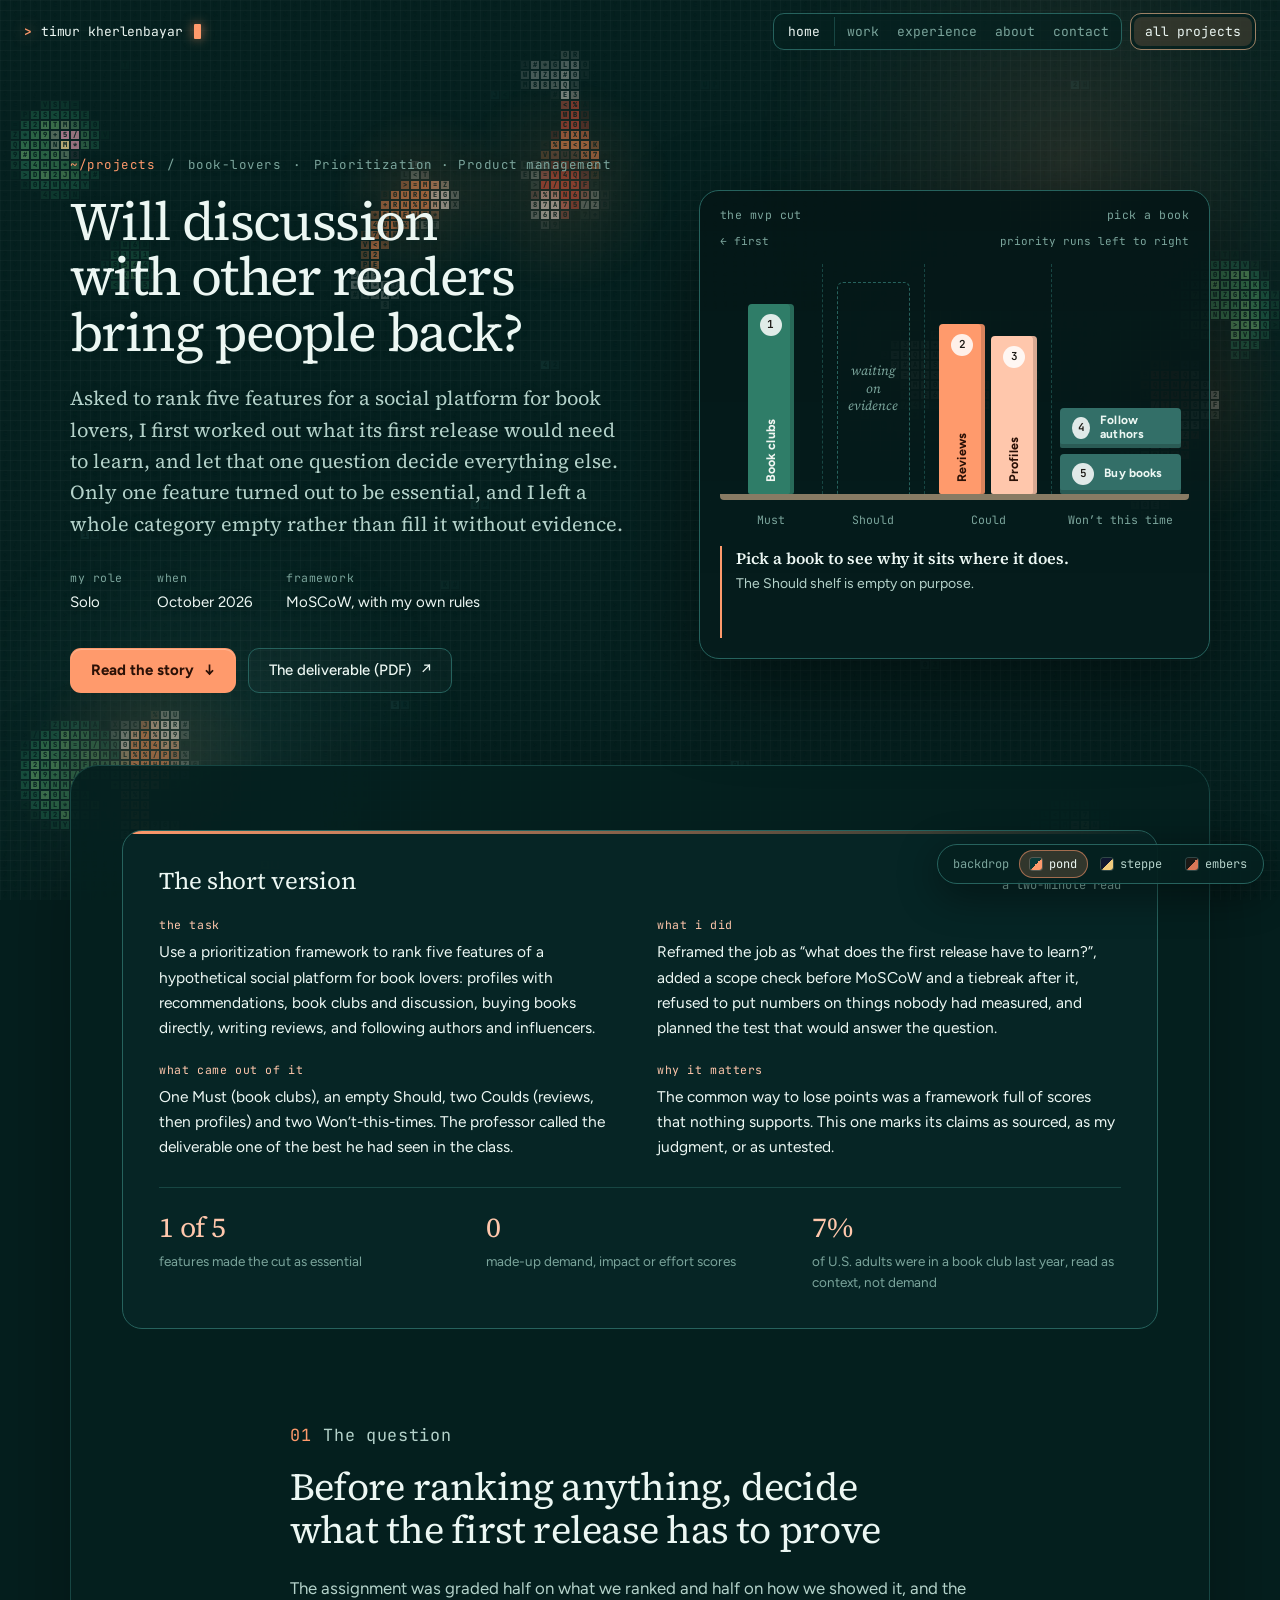
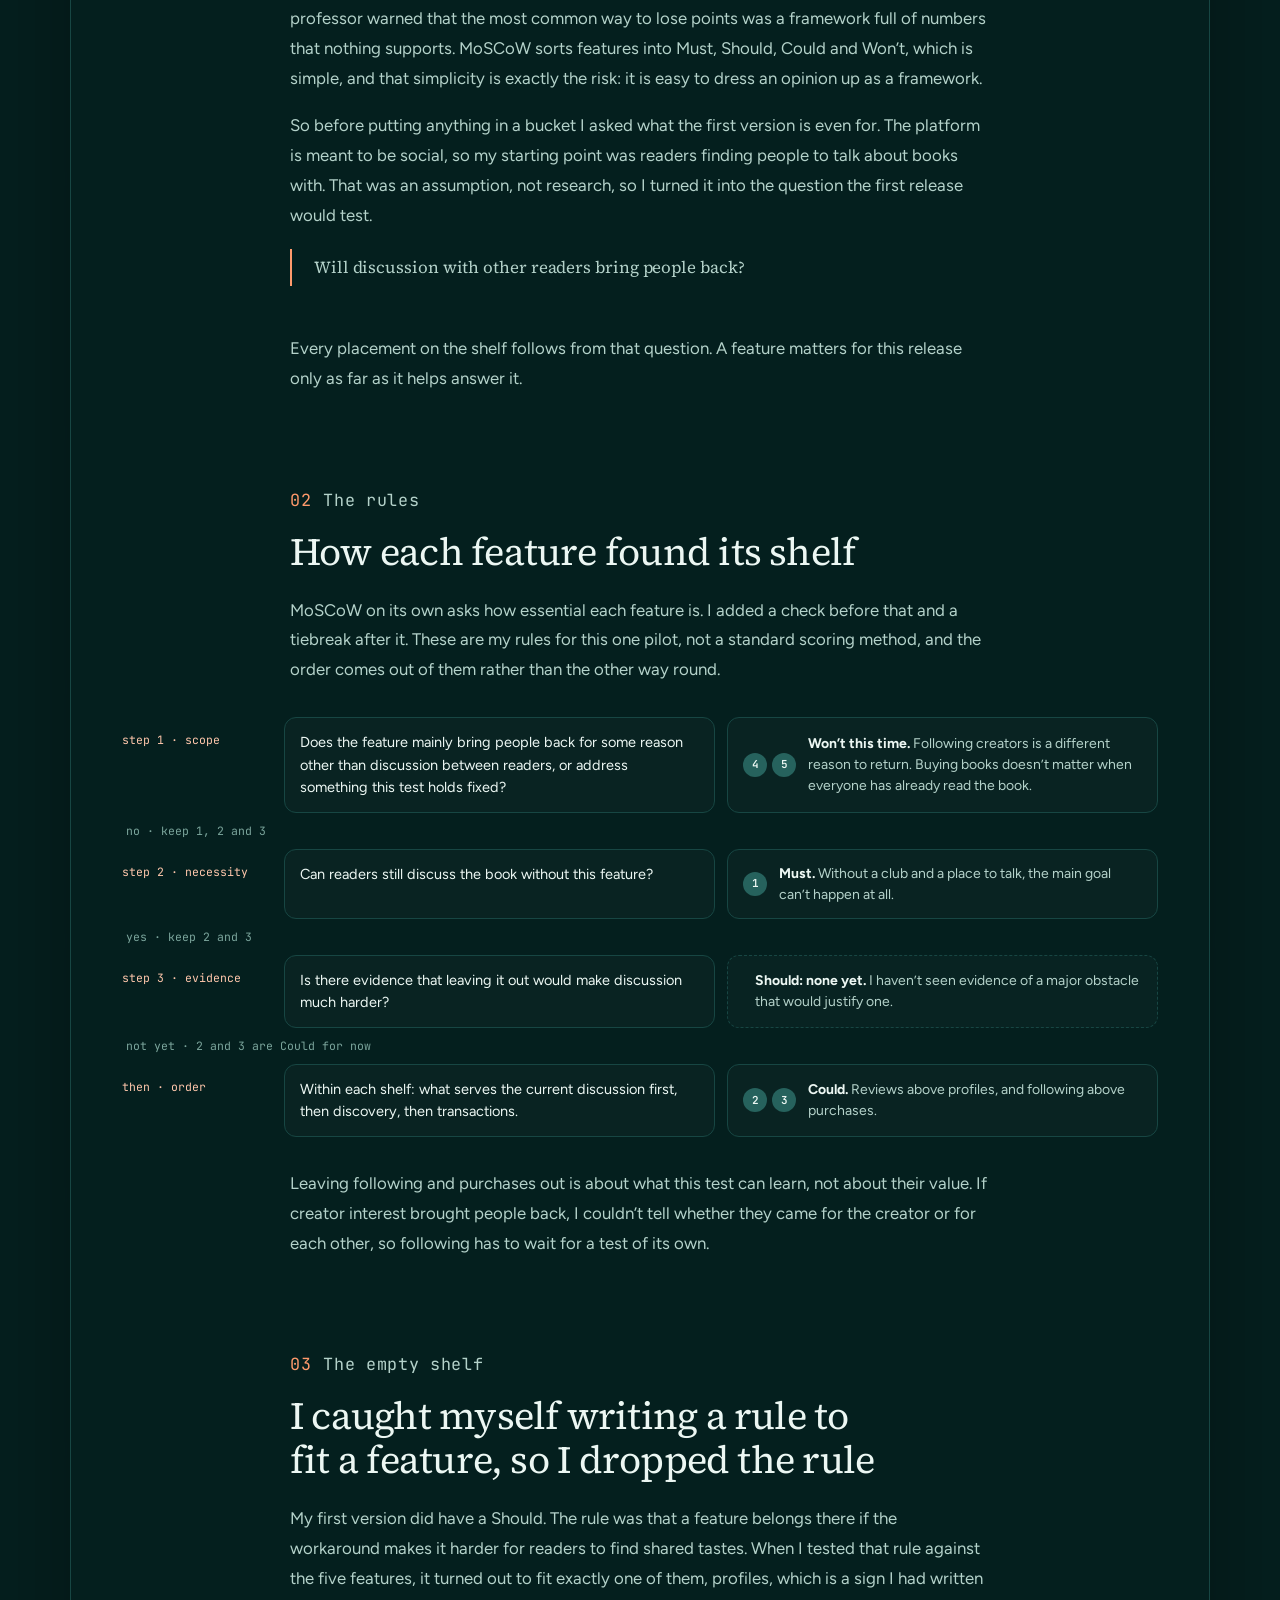
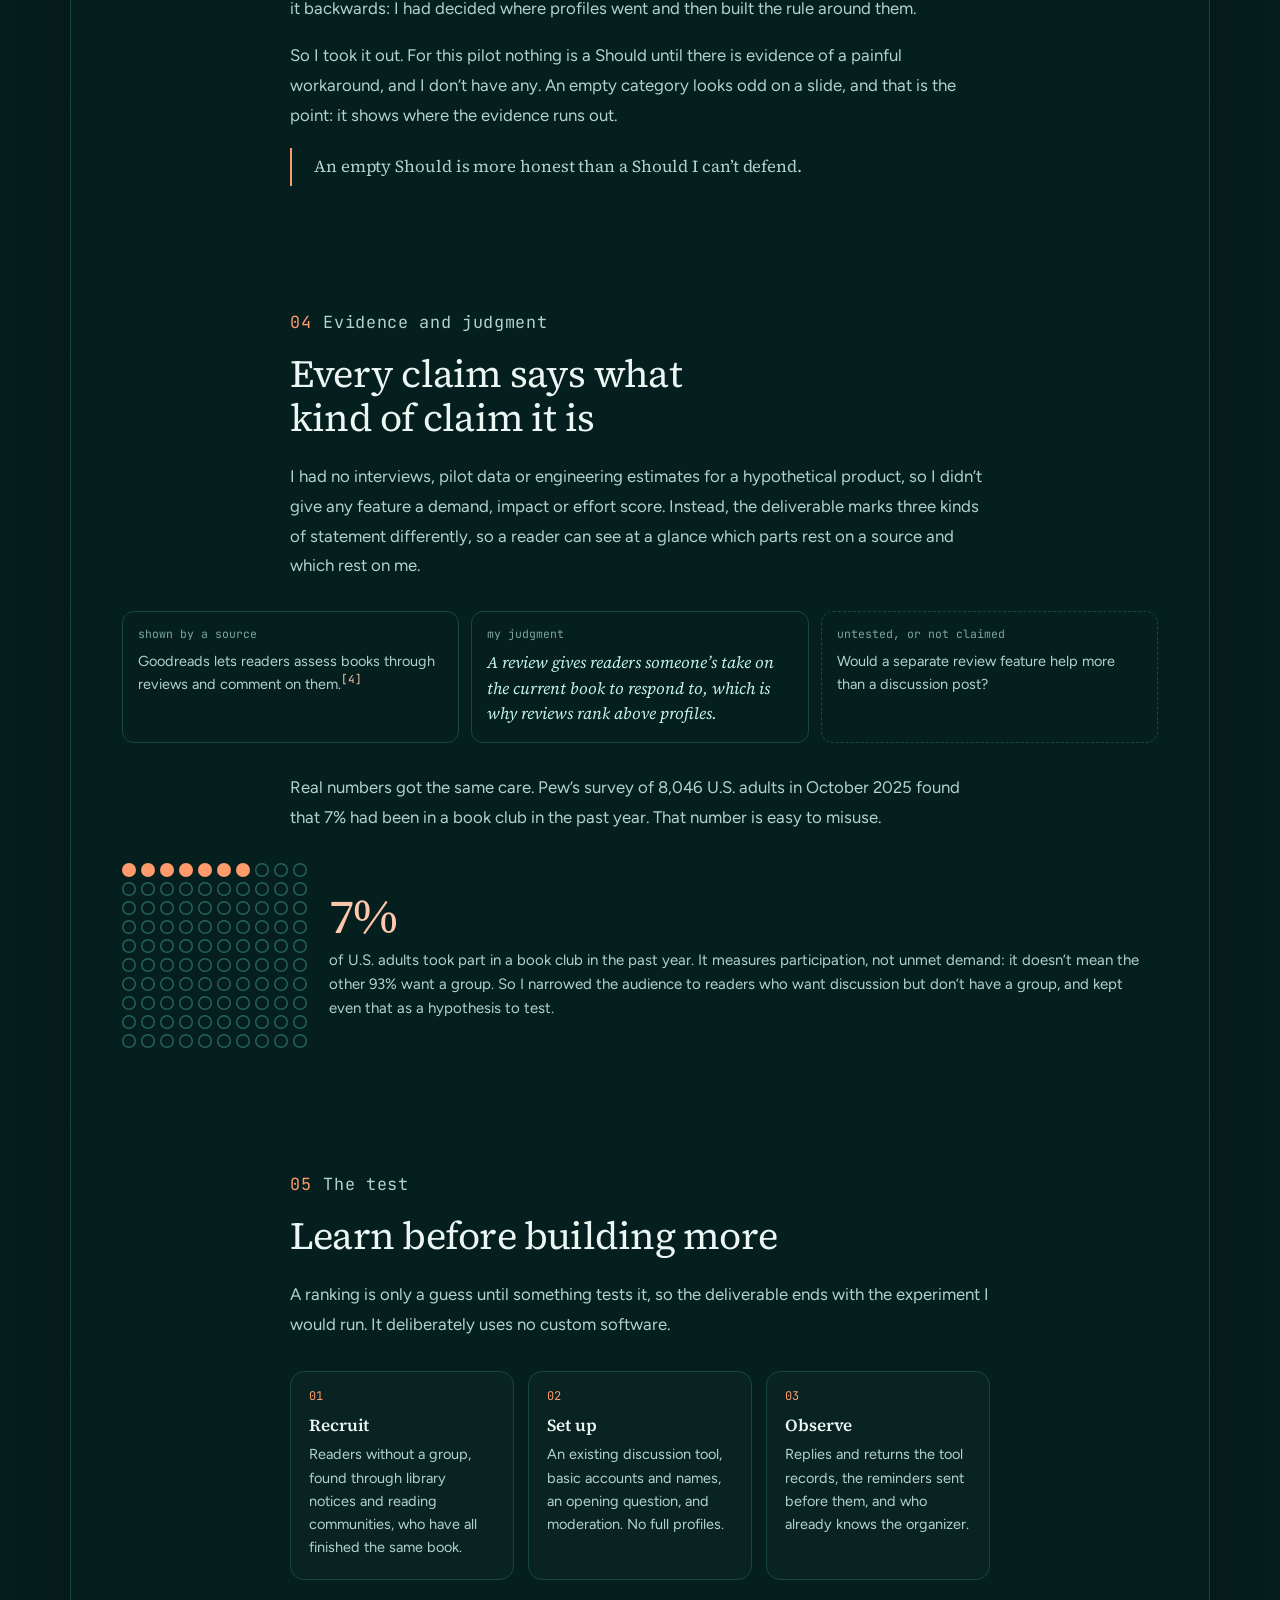
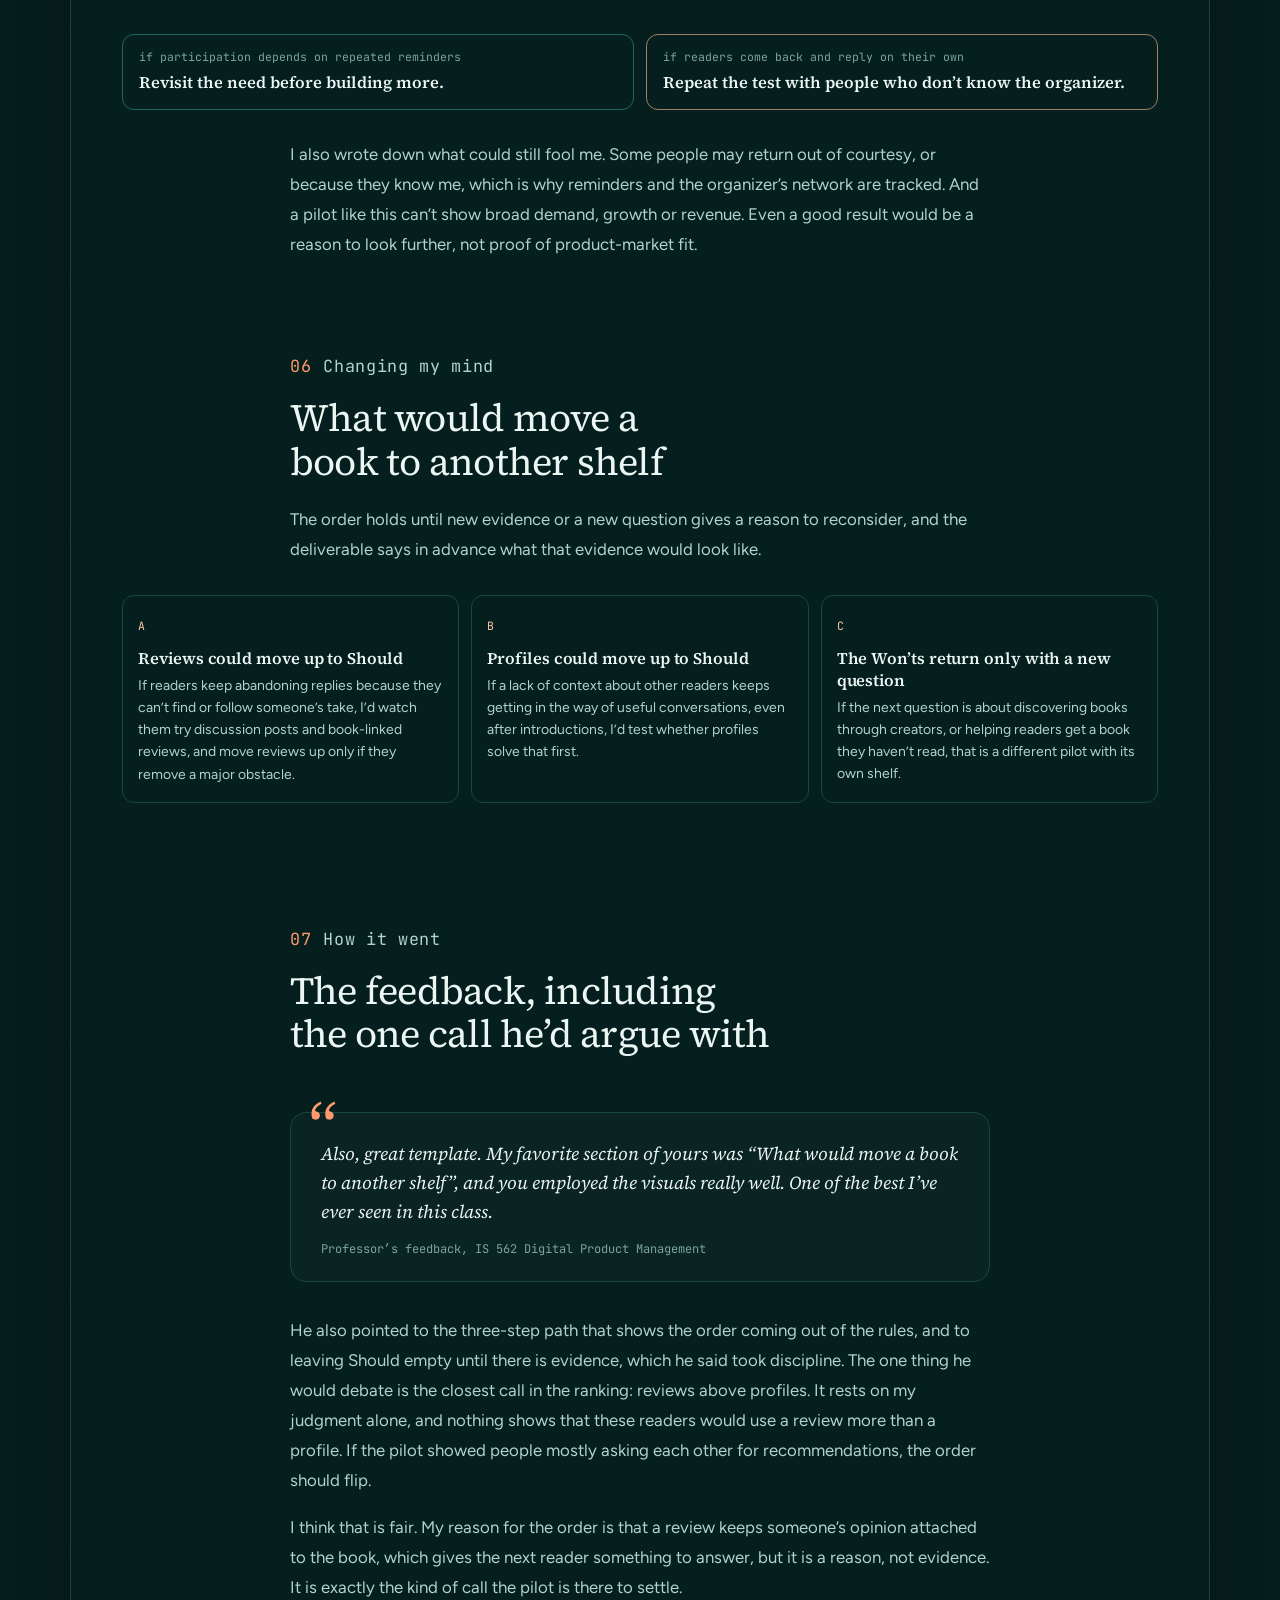
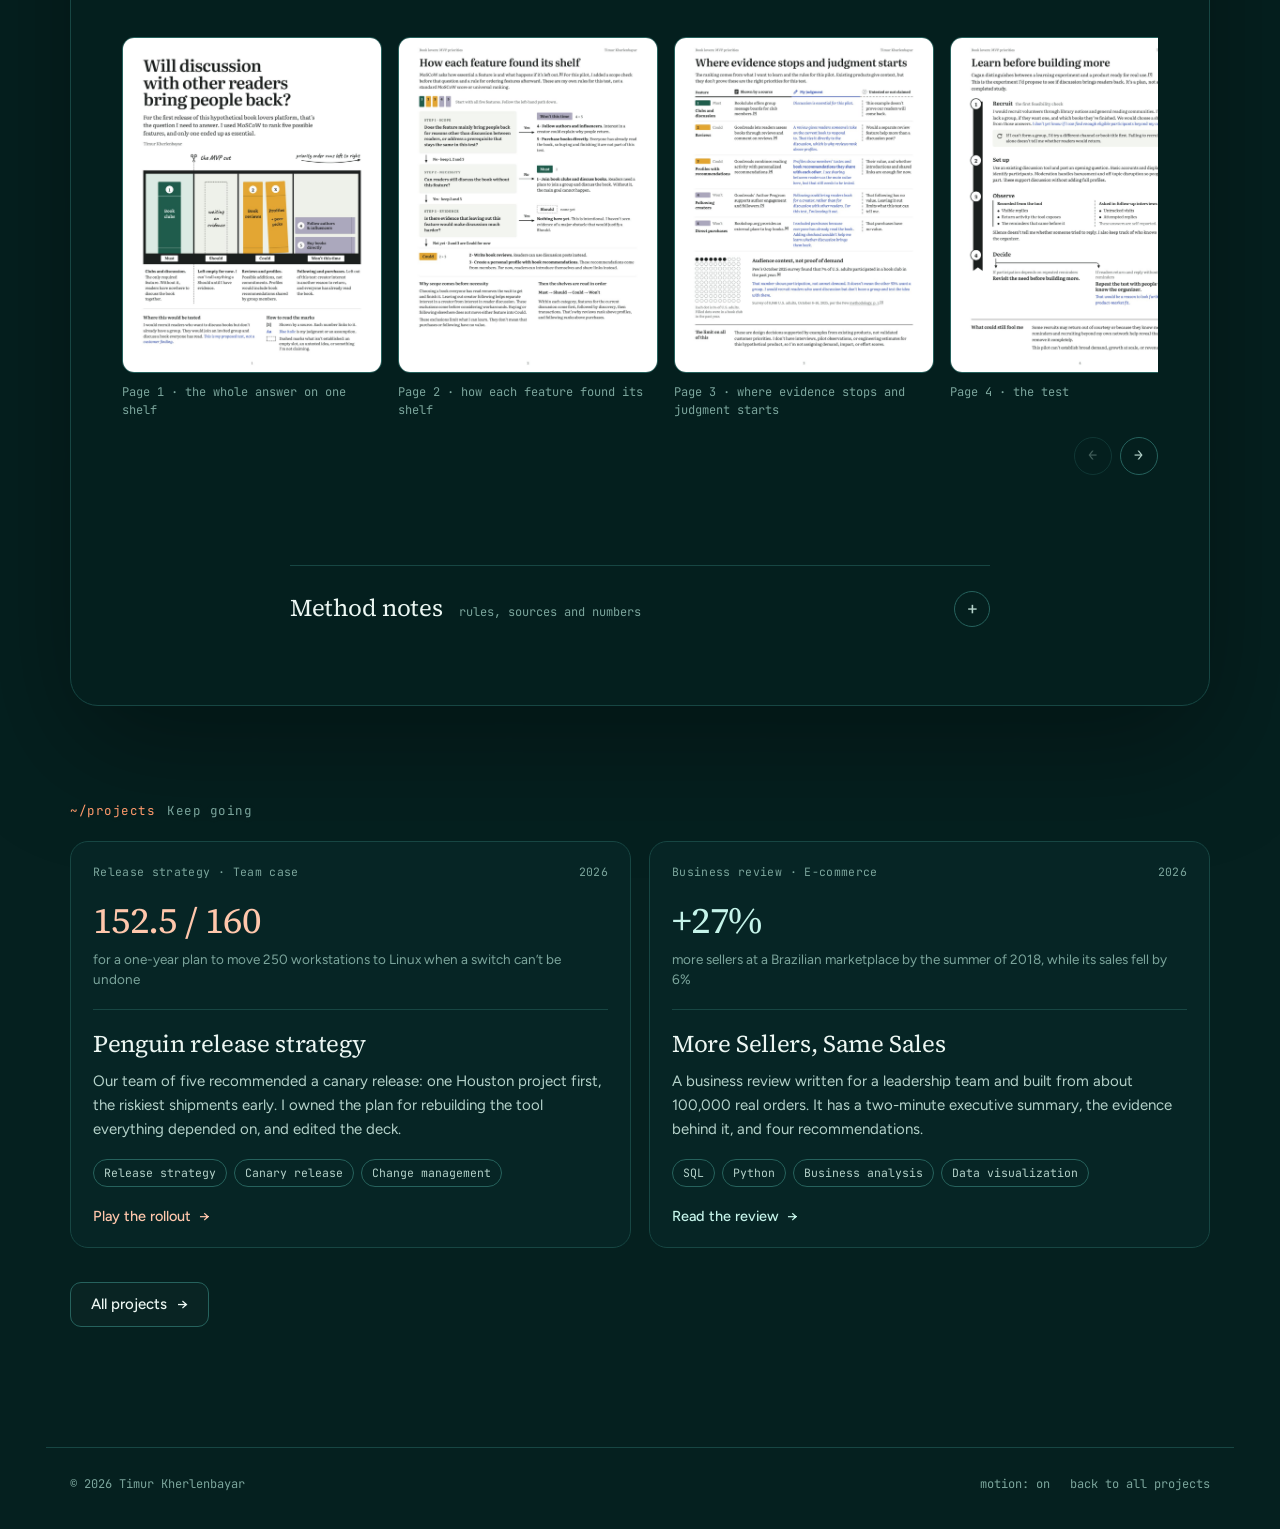
<file: projects/book-lovers-priorities/index.html>
<!DOCTYPE html>
<html lang="en" data-theme="pond">
<head>
  <meta charset="UTF-8">
  <meta name="viewport" content="width=device-width, initial-scale=1, viewport-fit=cover">
  <meta name="theme-color" content="#05201f">
  <meta name="description" content="Ranking five features for a book lovers' platform by first asking what the first release has to learn. One Must, an empty Should on purpose, and no invented scores.">
  <meta property="og:title" content="Book lovers: what the first release has to learn — Timur Kherlenbayar">
  <meta property="og:description" content="Five features, one question, and a Should shelf left empty on purpose. A prioritization the professor called one of the best he had seen in the class.">
  <meta property="og:type" content="article">
  <title>Book lovers: what the first release has to learn — Timur Kherlenbayar</title>
  <link rel="icon" href="../../assets/favicon.svg" type="image/svg+xml">
  <link rel="stylesheet" href="../../assets/fonts/type-home.css?v=10">
  <link rel="stylesheet" href="../../style.css?v=12">
  <link rel="stylesheet" href="../page.css?v=3">
  <script>
    document.documentElement.classList.add('js');
    try { var t = localStorage.getItem('tk-theme'); if (t) document.documentElement.dataset.theme = t; } catch (e) {}
  </script>
  <script src="../../backdrop.js?v=10" defer></script>
  <script src="../../app.js?v=12" defer></script>
  <script src="../page.js?v=2" defer></script>
  <style>
    /* ---------- Book lovers: visuals made for this page ---------- */

    /* the bookshelf */
    .shelf { display: grid; grid-template-columns: 1fr 1fr 1.25fr 1.35fr; gap: 0; margin: 10px 0 0; border-bottom: 6px solid color-mix(in srgb, var(--accent) 45%, var(--line-2)); border-radius: 0 0 4px 4px; }
    .bay { position: relative; display: flex; align-items: flex-end; justify-content: center; gap: 6px; min-height: 230px; padding: 10px 8px 0; border-left: 1px dashed var(--line); }
    .bay:first-child { border-left: 0; }
    .bay-name { position: absolute; left: 0; right: 0; bottom: -34px; text-align: center; font: 400 11.5px/1.3 var(--mono); color: var(--mute); }
    .book { position: relative; display: flex; flex-direction: column; align-items: center; justify-content: space-between; width: 46px; border-radius: 4px 4px 2px 2px; padding: 10px 4px 12px; color: var(--on-accent); background: var(--accent); cursor: pointer; transition: transform .25s, box-shadow .25s, filter .25s; box-shadow: inset -4px 0 0 rgba(0, 0, 0, .15); }
    .book b { display: grid; place-items: center; width: 22px; height: 22px; border-radius: 50%; background: rgba(255, 255, 255, .85); color: #1d1a16; font: 600 11px/1 var(--mono); }
    .book span { writing-mode: vertical-rl; transform: rotate(180deg); font: 600 12.5px/1.15 var(--sans); letter-spacing: .01em; }
    .book:hover, .book[aria-pressed="true"] { transform: translateY(-10px); box-shadow: inset -4px 0 0 rgba(0, 0, 0, .15), 0 12px 24px rgba(0, 0, 0, .35); }
    .book[aria-pressed="true"] { outline: 2px solid var(--ink); outline-offset: 3px; }
    .book.must { height: 190px; background: #2f7d68; color: #f1f6f2; }
    .book.could { height: 170px; background: var(--accent); }
    .book.could.p2 { height: 158px; background: var(--accent-2); }
    .lying { display: grid; gap: 6px; width: 100%; align-self: flex-end; }
    .book.wont { width: 100%; height: 40px; flex-direction: row; justify-content: flex-start; gap: 10px; padding: 0 12px; background: color-mix(in srgb, var(--cool) 35%, var(--panel-solid)); color: var(--ink); box-shadow: inset 0 -4px 0 rgba(0, 0, 0, .18); }
    .book.wont span { writing-mode: horizontal-tb; transform: none; font-size: 12px; text-align: left; }
    .book.wont:hover, .book.wont[aria-pressed="true"] { transform: translateX(6px); }
    .waiting { align-self: stretch; margin: 8px 6px 0; border: 1.5px dashed var(--line-2); border-bottom: 0; border-radius: 6px 6px 0 0; display: grid; place-items: center; text-align: center; font: italic 400 13px/1.35 var(--serif); color: var(--mute); padding: 8px; }
    .shelf-note { margin-top: 46px; min-height: 5.4em; border-left: 2px solid var(--accent); padding: 2px 0 2px 14px; }
    .shelf-note b { display: block; font: 600 1rem/1.35 var(--serif); color: var(--ink); }
    .shelf-note span { display: block; font-size: 14px; line-height: 1.55; color: var(--ink-2); margin-top: 4px; }
    .order-hint { display: flex; justify-content: space-between; font: 400 11px/1.4 var(--mono); color: var(--mute); margin-bottom: 4px; }

    /* three steps */
    .flow { margin: 32px 0; display: grid; gap: 10px; }
    .fstep { display: grid; grid-template-columns: 150px minmax(0, 1fr) minmax(0, 1fr); gap: 12px; align-items: stretch; }
    .fstep > small { font: 400 11.5px/1.5 var(--mono); color: var(--accent-2); padding-top: 14px; }
    .fq, .fout { border: 1px solid var(--line); border-radius: 12px; padding: 13px 15px; background: rgba(255, 255, 255, .02); }
    .fq p { font-size: 14.5px !important; line-height: 1.55 !important; color: var(--ink) !important; }
    .fout { display: flex; align-items: center; gap: 12px; }
    .fout .chips { display: flex; gap: 5px; flex: none; }
    .fout .chips i { display: grid; place-items: center; width: 24px; height: 24px; border-radius: 50%; font: 600 11px/1 var(--mono); font-style: normal; background: var(--line-2); color: var(--ink); }
    .fout p { font-size: 14px !important; line-height: 1.5 !important; }
    .fout b { color: var(--ink); font-weight: 600; }
    .fout.empty { border-style: dashed; }
    .p-section .fpass { grid-column: 2 / -1; font: 400 11.5px/1.4 var(--mono) !important; color: var(--mute) !important; padding-left: 4px; margin: 0 !important; }

    /* the three kinds of statement */
    .marks { display: grid; grid-template-columns: repeat(3, minmax(0, 1fr)); gap: 12px; margin: 30px 0; }
    .mark { border: 1px solid var(--line); border-radius: 12px; padding: 14px 15px 16px; }
    .mark small { display: block; font: 400 11.5px/1.4 var(--mono); color: var(--mute); margin-bottom: 8px; }
    .mark p { font-size: 14.5px !important; line-height: 1.55 !important; }
    .mark .src sup { color: var(--accent-2); font: 400 11px/1 var(--mono); }
    .mark .judge { color: var(--cool-2) !important; font-style: italic; font-family: var(--serif); font-size: 1.02rem !important; }
    .mark.untested { border-style: dashed; }

    /* Pew dots */
    .pew { display: grid; grid-template-columns: auto minmax(0, 1fr); gap: 22px; align-items: center; margin: 30px 0; }
    .dots { display: grid; grid-template-columns: repeat(10, 14px); gap: 5px; }
    .dots i { width: 14px; height: 14px; border-radius: 50%; box-shadow: inset 0 0 0 1.5px var(--line-2); }
    .dots i.in { background: var(--accent); box-shadow: none; }
    .pew-num { font: 400 3rem/1 var(--serif); color: var(--accent-2); letter-spacing: -.03em; }
    .pew p { font-size: 15px !important; line-height: 1.6 !important; margin-top: 8px; }

    /* the test */
    .decide { display: grid; grid-template-columns: repeat(2, minmax(0, 1fr)); gap: 12px; margin: 22px 0 30px; }
    .decide > div { border-radius: 12px; padding: 14px 16px 16px; border: 1px solid var(--line-2); }
    .decide small { display: block; font: 400 11.5px/1.4 var(--mono); color: var(--mute); margin-bottom: 6px; }
    .decide b { display: block; font: 600 1.02rem/1.35 var(--serif); color: var(--ink); }
    .decide .go { border-color: color-mix(in srgb, var(--accent) 55%, var(--line-2)); }

    /* what would move a book */
    .moves { display: grid; grid-template-columns: repeat(3, minmax(0, 1fr)); gap: 12px; margin: 30px 0; }
    .move { border: 1px solid var(--line); border-radius: 12px; padding: 14px 15px 16px; }
    .move em { font: 400 11.5px/1 var(--mono); font-style: normal; color: var(--accent-2); }
    .move h3 { margin: 8px 0 6px !important; font-size: 1.02rem !important; }
    .move p { font-size: 14px !important; line-height: 1.58 !important; }

    @media (max-width: 680px) {
      .shelf { grid-template-columns: 1fr 1fr; row-gap: 52px; border-bottom: 0; }
      .bay { border-bottom: 6px solid color-mix(in srgb, var(--accent) 45%, var(--line-2)); }
      .bay:nth-child(3) { border-left: 0; }
      .fstep { grid-template-columns: 1fr; gap: 6px; }
      .fstep > small { padding-top: 0; }
      .fpass { grid-column: 1; }
      .marks, .moves, .decide { grid-template-columns: 1fr; }
      .pew { grid-template-columns: 1fr; }
    }
  </style>
</head>
<body>
  <canvas id="field" aria-hidden="true"></canvas>
  <a class="skip" href="#story">Skip to the story</a>

  <header class="nav">
    <a class="brand" href="../../" aria-label="Timur Kherlenbayar, home page"><span class="brand-mark" aria-hidden="true">&gt;</span>timur kherlenbayar<span class="caret" aria-hidden="true"></span></a>
    <nav aria-label="Main">
      <div class="tab">
        <a class="tab-main" href="../../">home</a>
        <span class="tab-sub"><a href="../../#work">work</a><a href="../../#experience">experience</a><a href="../../#about">about</a><a href="../../#contact">contact</a></span>
      </div>
      <div class="tab current"><a class="tab-main" href="../"><span class="tab-long">all </span>projects</a></div>
    </nav>
  </header>

  <main id="top">
    <section class="p-hero wrap split" aria-labelledby="title">
      <div class="p-hero-copy">
        <p class="crumb"><a href="../">~/projects</a><span>/</span><span>book-lovers</span><span aria-hidden="true">·</span><span>Prioritization · Product management</span></p>
        <h1 id="title">Will discussion with other readers bring people back?</h1>
        <p class="standfirst">Asked to rank five features for a social platform for book lovers, I first worked out what its first release would need to learn, and let that one question decide everything else. Only one feature turned out to be essential, and I left a whole category empty rather than fill it without evidence.</p>
        <dl class="p-facts">
          <div><dt>My role</dt><dd>Solo</dd></div>
          <div><dt>When</dt><dd>October 2026</dd></div>
          <div><dt>Framework</dt><dd>MoSCoW, with my own rules</dd></div>
        </dl>
        <div class="actions">
          <a class="btn primary" href="#story">Read the story <span aria-hidden="true">↓</span></a>
          <a class="btn ghost" href="book-lovers-mvp-priorities.pdf" target="_blank" rel="noopener">The deliverable (PDF) <span aria-hidden="true">↗</span></a>
        </div>
      </div>
      <div class="p-vis">
        <div class="vis-top"><span>the mvp cut</span><span>pick a book</span></div>
        <div class="order-hint" aria-hidden="true"><span>← first</span><span>priority runs left to right</span></div>
        <div class="shelf" id="shelf" role="group" aria-label="The five features on their shelves">
          <div class="bay"><button type="button" class="book must" data-k="1"><b>1</b><span>Book clubs</span></button><span class="bay-name">Must</span></div>
          <div class="bay"><div class="waiting">waiting on evidence</div><span class="bay-name">Should</span></div>
          <div class="bay"><button type="button" class="book could" data-k="2"><b>2</b><span>Reviews</span></button><button type="button" class="book could p2" data-k="3"><b>3</b><span>Profiles</span></button><span class="bay-name">Could</span></div>
          <div class="bay"><div class="lying"><button type="button" class="book wont" data-k="4"><b>4</b><span>Follow authors</span></button><button type="button" class="book wont" data-k="5"><b>5</b><span>Buy books</span></button></div><span class="bay-name">Won’t this time</span></div>
        </div>
        <div class="shelf-note" id="note" aria-live="polite"><b>Pick a book to see why it sits where it does.</b><span>The Should shelf is empty on purpose.</span></div>
      </div>
    </section>

    <div class="wrap">
      <article class="sheet" id="story">
        <section class="short wide reveal" aria-labelledby="short-title">
          <div class="short-head"><h2 id="short-title">The short version</h2><span>a two-minute read</span></div>
          <dl>
            <div><dt>The task</dt><dd>Use a prioritization framework to rank five features of a hypothetical social platform for book lovers: profiles with recommendations, book clubs and discussion, buying books directly, writing reviews, and following authors and influencers.</dd></div>
            <div><dt>What I did</dt><dd>Reframed the job as “what does the first release have to learn?”, added a scope check before MoSCoW and a tiebreak after it, refused to put numbers on things nobody had measured, and planned the test that would answer the question.</dd></div>
            <div><dt>What came out of it</dt><dd>One Must (book clubs), an empty Should, two Coulds (reviews, then profiles) and two Won’t-this-times. The professor called the deliverable one of the best he had seen in the class.</dd></div>
            <div><dt>Why it matters</dt><dd>The common way to lose points was a framework full of scores that nothing supports. This one marks its claims as sourced, as my judgment, or as untested.</dd></div>
          </dl>
          <dl class="stats">
            <div><dt>1 of 5</dt><dd>features made the cut as essential</dd></div>
            <div><dt>0</dt><dd>made-up demand, impact or effort scores</dd></div>
            <div><dt>7%</dt><dd>of U.S. adults were in a book club last year, read as context, not demand</dd></div>
          </dl>
        </section>

        <section class="p-section reveal" aria-labelledby="s1">
          <p class="label"><span>01</span>The question</p>
          <h2 id="s1">Before ranking anything, decide what the first release has to prove</h2>
          <p>The assignment was graded half on what we ranked and half on how we showed it, and the professor warned that the most common way to lose points was a framework full of numbers that nothing supports. MoSCoW sorts features into Must, Should, Could and Won’t, which is simple, and that simplicity is exactly the risk: it is easy to dress an opinion up as a framework.</p>
          <p>So before putting anything in a bucket I asked what the first version is even for. The platform is meant to be social, so my starting point was readers finding people to talk about books with. That was an assumption, not research, so I turned it into the question the first release would test.</p>
          <p class="callout">Will discussion with other readers bring people back?</p>
          <p>Every placement on the shelf follows from that question. A feature matters for this release only as far as it helps answer it.</p>
        </section>

        <section class="p-section reveal" aria-labelledby="s2">
          <p class="label"><span>02</span>The rules</p>
          <h2 id="s2">How each feature found its shelf</h2>
          <p>MoSCoW on its own asks how essential each feature is. I added a check before that and a tiebreak after it. These are my rules for this one pilot, not a standard scoring method, and the order comes out of them rather than the other way round.</p>
          <div class="flow wide" role="list">
            <div class="fstep" role="listitem"><small>step 1 · scope</small><div class="fq"><p>Does the feature mainly bring people back for some reason other than discussion between readers, or address something this test holds fixed?</p></div><div class="fout"><span class="chips"><i>4</i><i>5</i></span><p><b>Won’t this time.</b> Following creators is a different reason to return. Buying books doesn’t matter when everyone has already read the book.</p></div></div>
            <p class="fpass">no · keep 1, 2 and 3</p>
            <div class="fstep" role="listitem"><small>step 2 · necessity</small><div class="fq"><p>Can readers still discuss the book without this feature?</p></div><div class="fout"><span class="chips"><i>1</i></span><p><b>Must.</b> Without a club and a place to talk, the main goal can’t happen at all.</p></div></div>
            <p class="fpass">yes · keep 2 and 3</p>
            <div class="fstep" role="listitem"><small>step 3 · evidence</small><div class="fq"><p>Is there evidence that leaving it out would make discussion much harder?</p></div><div class="fout empty"><span class="chips"></span><p><b>Should: none yet.</b> I haven’t seen evidence of a major obstacle that would justify one.</p></div></div>
            <p class="fpass">not yet · 2 and 3 are Could for now</p>
            <div class="fstep" role="listitem"><small>then · order</small><div class="fq"><p>Within each shelf: what serves the current discussion first, then discovery, then transactions.</p></div><div class="fout"><span class="chips"><i>2</i><i>3</i></span><p><b>Could.</b> Reviews above profiles, and following above purchases.</p></div></div>
          </div>
          <p>Leaving following and purchases out is about what this test can learn, not about their value. If creator interest brought people back, I couldn’t tell whether they came for the creator or for each other, so following has to wait for a test of its own.</p>
        </section>

        <section class="p-section reveal" aria-labelledby="s3">
          <p class="label"><span>03</span>The empty shelf</p>
          <h2 id="s3">I caught myself writing a rule to fit a feature, so I dropped the rule</h2>
          <p>My first version did have a Should. The rule was that a feature belongs there if the workaround makes it harder for readers to find shared tastes. When I tested that rule against the five features, it turned out to fit exactly one of them, profiles, which is a sign I had written it backwards: I had decided where profiles went and then built the rule around them.</p>
          <p>So I took it out. For this pilot nothing is a Should until there is evidence of a painful workaround, and I don’t have any. An empty category looks odd on a slide, and that is the point: it shows where the evidence runs out.</p>
          <p class="callout">An empty Should is more honest than a Should I can’t defend.</p>
        </section>

        <section class="p-section reveal" aria-labelledby="s4">
          <p class="label"><span>04</span>Evidence and judgment</p>
          <h2 id="s4">Every claim says what kind of claim it is</h2>
          <p>I had no interviews, pilot data or engineering estimates for a hypothetical product, so I didn’t give any feature a demand, impact or effort score. Instead, the deliverable marks three kinds of statement differently, so a reader can see at a glance which parts rest on a source and which rest on me.</p>
          <div class="marks wide">
            <div class="mark"><small>shown by a source</small><p class="src">Goodreads lets readers assess books through reviews and comment on them.<sup>[4]</sup></p></div>
            <div class="mark"><small>my judgment</small><p class="judge">A review gives readers someone’s take on the current book to respond to, which is why reviews rank above profiles.</p></div>
            <div class="mark untested"><small>untested, or not claimed</small><p>Would a separate review feature help more than a discussion post?</p></div>
          </div>
          <p>Real numbers got the same care. Pew’s survey of 8,046 U.S. adults in October 2025 found that 7% had been in a book club in the past year. That number is easy to misuse.</p>
          <div class="pew wide" role="img" aria-label="100 dots, 7 of them filled: 7% of U.S. adults were in a book club in the past year.">
            <div class="dots" id="dots" aria-hidden="true"></div>
            <div>
              <div class="pew-num">7%</div>
              <p>of U.S. adults took part in a book club in the past year. It measures participation, not unmet demand: it doesn’t mean the other 93% want a group. So I narrowed the audience to readers who want discussion but don’t have a group, and kept even that as a hypothesis to test.</p>
            </div>
          </div>
        </section>

        <section class="p-section reveal" aria-labelledby="s5">
          <p class="label"><span>05</span>The test</p>
          <h2 id="s5">Learn before building more</h2>
          <p>A ranking is only a guess until something tests it, so the deliverable ends with the experiment I would run. It deliberately uses no custom software.</p>
          <ol class="steps">
            <li><h3>Recruit</h3><p>Readers without a group, found through library notices and reading communities, who have all finished the same book.</p></li>
            <li><h3>Set up</h3><p>An existing discussion tool, basic accounts and names, an opening question, and moderation. No full profiles.</p></li>
            <li><h3>Observe</h3><p>Replies and returns the tool records, the reminders sent before them, and who already knows the organizer.</p></li>
          </ol>
          <div class="decide wide">
            <div><small>if participation depends on repeated reminders</small><b>Revisit the need before building more.</b></div>
            <div class="go"><small>if readers come back and reply on their own</small><b>Repeat the test with people who don’t know the organizer.</b></div>
          </div>
          <p>I also wrote down what could still fool me. Some people may return out of courtesy, or because they know me, which is why reminders and the organizer’s network are tracked. And a pilot like this can’t show broad demand, growth or revenue. Even a good result would be a reason to look further, not proof of product-market fit.</p>
        </section>

        <section class="p-section reveal" aria-labelledby="s6">
          <p class="label"><span>06</span>Changing my mind</p>
          <h2 id="s6">What would move a book to another shelf</h2>
          <p>The order holds until new evidence or a new question gives a reason to reconsider, and the deliverable says in advance what that evidence would look like.</p>
          <div class="moves wide">
            <div class="move"><em>A</em><h3>Reviews could move up to Should</h3><p>If readers keep abandoning replies because they can’t find or follow someone’s take, I’d watch them try discussion posts and book-linked reviews, and move reviews up only if they remove a major obstacle.</p></div>
            <div class="move"><em>B</em><h3>Profiles could move up to Should</h3><p>If a lack of context about other readers keeps getting in the way of useful conversations, even after introductions, I’d test whether profiles solve that first.</p></div>
            <div class="move"><em>C</em><h3>The Won’ts return only with a new question</h3><p>If the next question is about discovering books through creators, or helping readers get a book they haven’t read, that is a different pilot with its own shelf.</p></div>
          </div>
        </section>

        <section class="p-section reveal" aria-labelledby="s7">
          <p class="label"><span>07</span>How it went</p>
          <h2 id="s7">The feedback, including the one call he’d argue with</h2>
          <blockquote class="quote">
            <p>Also, great template. My favorite section of yours was “What would move a book to another shelf”, and you employed the visuals really well. One of the best I’ve ever seen in this class.</p>
            <footer>Professor’s feedback, IS 562 Digital Product Management</footer>
          </blockquote>
          <p>He also pointed to the three-step path that shows the order coming out of the rules, and to leaving Should empty until there is evidence, which he said took discipline. The one thing he would debate is the closest call in the ranking: reviews above profiles. It rests on my judgment alone, and nothing shows that these readers would use a review more than a profile. If the pilot showed people mostly asking each other for recommendations, the order should flip.</p>
          <p>I think that is fair. My reason for the order is that a review keeps someone’s opinion attached to the book, which gives the next reader something to answer, but it is a reason, not evidence. It is exactly the kind of call the pilot is there to settle.</p>
          <div class="gallery wide">
            <div class="gallery-track">
              <figure><img class="zoomable" src="img/page-1.jpg" alt="Page 1 of the deliverable: the question, and a bookshelf graphic showing the five features on Must, Should, Could and Won't shelves." loading="lazy" width="1100" height="1424"><figcaption>Page 1 · the whole answer on one shelf</figcaption></figure>
              <figure><img class="zoomable" src="img/page-2.jpg" alt="Page 2: a three-step decision path from scope to necessity to evidence, with each feature's outcome." loading="lazy" width="1100" height="1424"><figcaption>Page 2 · how each feature found its shelf</figcaption></figure>
              <figure><img class="zoomable" src="img/page-3.jpg" alt="Page 3: for each feature, what a source shows, my judgment, and what is untested, plus the Pew 7% dot chart." loading="lazy" width="1100" height="1424"><figcaption>Page 3 · where evidence stops and judgment starts</figcaption></figure>
              <figure><img class="zoomable" src="img/page-4.jpg" alt="Page 4: the proposed test, from recruiting to the decision rule." loading="lazy" width="1100" height="1424"><figcaption>Page 4 · the test</figcaption></figure>
              <figure><img class="zoomable" src="img/page-5.jpg" alt="Page 5: what would move a book to another shelf, and the sources." loading="lazy" width="1100" height="1424"><figcaption>Page 5 · what would change the order</figcaption></figure>
            </div>
          </div>
        </section>

        <details class="notes">
          <summary><h2>Method notes</h2><span>rules, sources and numbers</span></summary>
          <div class="notes-body">
            <dl>
              <div><dt>Context</dt><dd>Individual assignment in IS 562 Digital Product Management at BYU, October 2026. Graded 50% on what (does the order follow from the reasoning, is the reasoning supported) and 50% on how (clear writing, visuals that make the ranking obvious, purposeful white space). Laid out by me in Canva.</dd></div>
              <div><dt>Final order</dt><dd>1 Book clubs and discussion (Must). Should: none yet. 2 Reviews, 3 Profiles with recommendations (Could). 4 Follow authors and influencers, 5 Buy books directly (Won’t this time).</dd></div>
              <div><dt>Rules</dt><dd>Scope first (does it bring people back for something other than reader discussion, or touch something the test holds fixed?), then necessity (can readers discuss without it?), then evidence (is there evidence that leaving it out makes discussion much harder?). Tiebreak within a shelf: current discussion, then discovery, then transactions.</dd></div>
              <div><dt>Key decision</dt><dd>Dropped the Should rule once I saw it fit only profiles, meaning I had written it to fit a placement. Should stays empty until there is evidence of a painful workaround.</dd></div>
              <div><dt>Sources</dt><dd>Agile Business Consortium on MoSCoW; Pew Research Center (April 2026 report on an October 6 to 16, 2025 survey of 8,046 U.S. adults: 7% in a book club in the past year); Bookclubs; Goodreads and its Author Program; Bookshop.org; Cagan on minimum viable products.</dd></div>
              <div><dt>The test</dt><dd>Recruit readers without a group who finished the same book; run it in an existing discussion tool with moderation; record replies, returns and the reminders before them; follow up with interviews. Decision: reminders needed → revisit the need; unprompted returns → repeat with strangers.</dd></div>
            </dl>
          </div>
        </details>
      </article>
    </div>

    <section class="p-next wrap" aria-label="More projects">
      <p class="label"><span>~/projects</span>Keep going</p>
      <ul class="cards">
        <li>
          <a class="card reveal" data-spot href="../penguin-release-strategy/">
            <span class="card-top"><span>Release strategy · Team case</span><span>2026</span></span>
            <span class="card-stat"><b>152.5 / 160</b><span>for a one-year plan to move 250 workstations to Linux when a switch can’t be undone</span></span>
            <span class="card-title">Penguin release strategy</span>
            <span class="card-text">Our team of five recommended a canary release: one Houston project first, the riskiest shipments early. I owned the plan for rebuilding the tool everything depended on, and edited the deck.</span>
            <span class="card-tags"><span>Release strategy</span><span>Canary release</span><span>Change management</span></span>
            <span class="card-go">Play the rollout <span aria-hidden="true">→</span></span>
          </a>
        </li>
        <li>
          <a class="card cool reveal" data-spot href="../more-sellers-same-sales/">
            <span class="card-top"><span>Business review · E-commerce</span><span>2026</span></span>
            <span class="card-stat"><b>+27%</b><span>more sellers at a Brazilian marketplace by the summer of 2018, while its sales fell by 6%</span></span>
            <span class="card-title">More Sellers, Same Sales</span>
            <span class="card-text">A business review written for a leadership team and built from about 100,000 real orders. It has a two-minute executive summary, the evidence behind it, and four recommendations.</span>
            <span class="card-tags"><span>SQL</span><span>Python</span><span>Business analysis</span><span>Data visualization</span></span>
            <span class="card-go">Read the review <span aria-hidden="true">→</span></span>
          </a>
        </li>
      </ul>
      <div class="all-link"><a class="btn ghost" href="../">All projects <span aria-hidden="true">→</span></a></div>
    </section>
  </main>

  <footer class="footer wrap">
    <span>© 2026 Timur Kherlenbayar</span>
    <span class="footer-right">
      <button id="motion" type="button" aria-pressed="false">motion: on</button>
      <a href="../">back to all projects</a>
    </span>
  </footer>

  <div class="themes" role="group" aria-label="Choose the backdrop">
    <span aria-hidden="true">backdrop</span>
    <button type="button" data-theme-pick="pond" aria-pressed="true" aria-label="Koi pond backdrop" style="--a:#0a3a38;--b:#ff9a6c"><i></i><b>pond</b></button>
    <button type="button" data-theme-pick="steppe" aria-pressed="false" aria-label="Steppe night backdrop" style="--a:#0f1630;--b:#f2cc7e"><i></i><b>steppe</b></button>
    <button type="button" data-theme-pick="embers" aria-pressed="false" aria-label="Embers backdrop" style="--a:#1b1916;--b:#d97757"><i></i><b>embers</b></button>
  </div>

  <script>
  (function () {
    /* The shelf: each book explains its own placement. */
    const WHY = {
      1: ['1 · Book clubs and discussion · Must', 'The only required feature. Without a club and a place to talk, readers have nowhere to discuss the book together, so the question can’t even be asked.'],
      2: ['2 · Writing reviews · Could', 'Readers can post their take in the discussion for now. Reviews rank above profiles because a review keeps an opinion attached to the book, which gives the next reader something to answer.'],
      3: ['3 · Profiles with recommendations · Could', 'Introductions and shared links cover it for now. The recommendations come from members, which is the part worth testing later.'],
      4: ['4 · Following authors and influencers · Won’t this time', 'Interest in a creator is another reason to come back, and it would muddy the answer to whether discussion does. Not worthless, just a different test.'],
      5: ['5 · Buying books directly · Won’t this time', 'Everyone in the pilot has already read the book, so a checkout wouldn’t help learn whether discussion brings them back.']
    };
    const note = document.getElementById('note');
    const books = [...document.querySelectorAll('#shelf .book')];
    for (const b of books) {
      b.setAttribute('aria-pressed', 'false');
      b.addEventListener('click', () => {
        const on = b.getAttribute('aria-pressed') !== 'true';
        books.forEach((x) => x.setAttribute('aria-pressed', String(x === b && on)));
        const [t, d] = on ? WHY[b.dataset.k] : ['Pick a book to see why it sits where it does.', 'The Should shelf is empty on purpose.'];
        note.innerHTML = `<b>${t}</b><span>${d}</span>`;
      });
    }
    /* Pew: 100 dots, 7 filled. */
    const dots = document.getElementById('dots');
    if (dots) for (let i = 0; i < 100; i++) { const d = document.createElement('i'); if (i < 7) d.className = 'in'; dots.append(d); }
  })();
  </script>
</body>
</html>
</file>
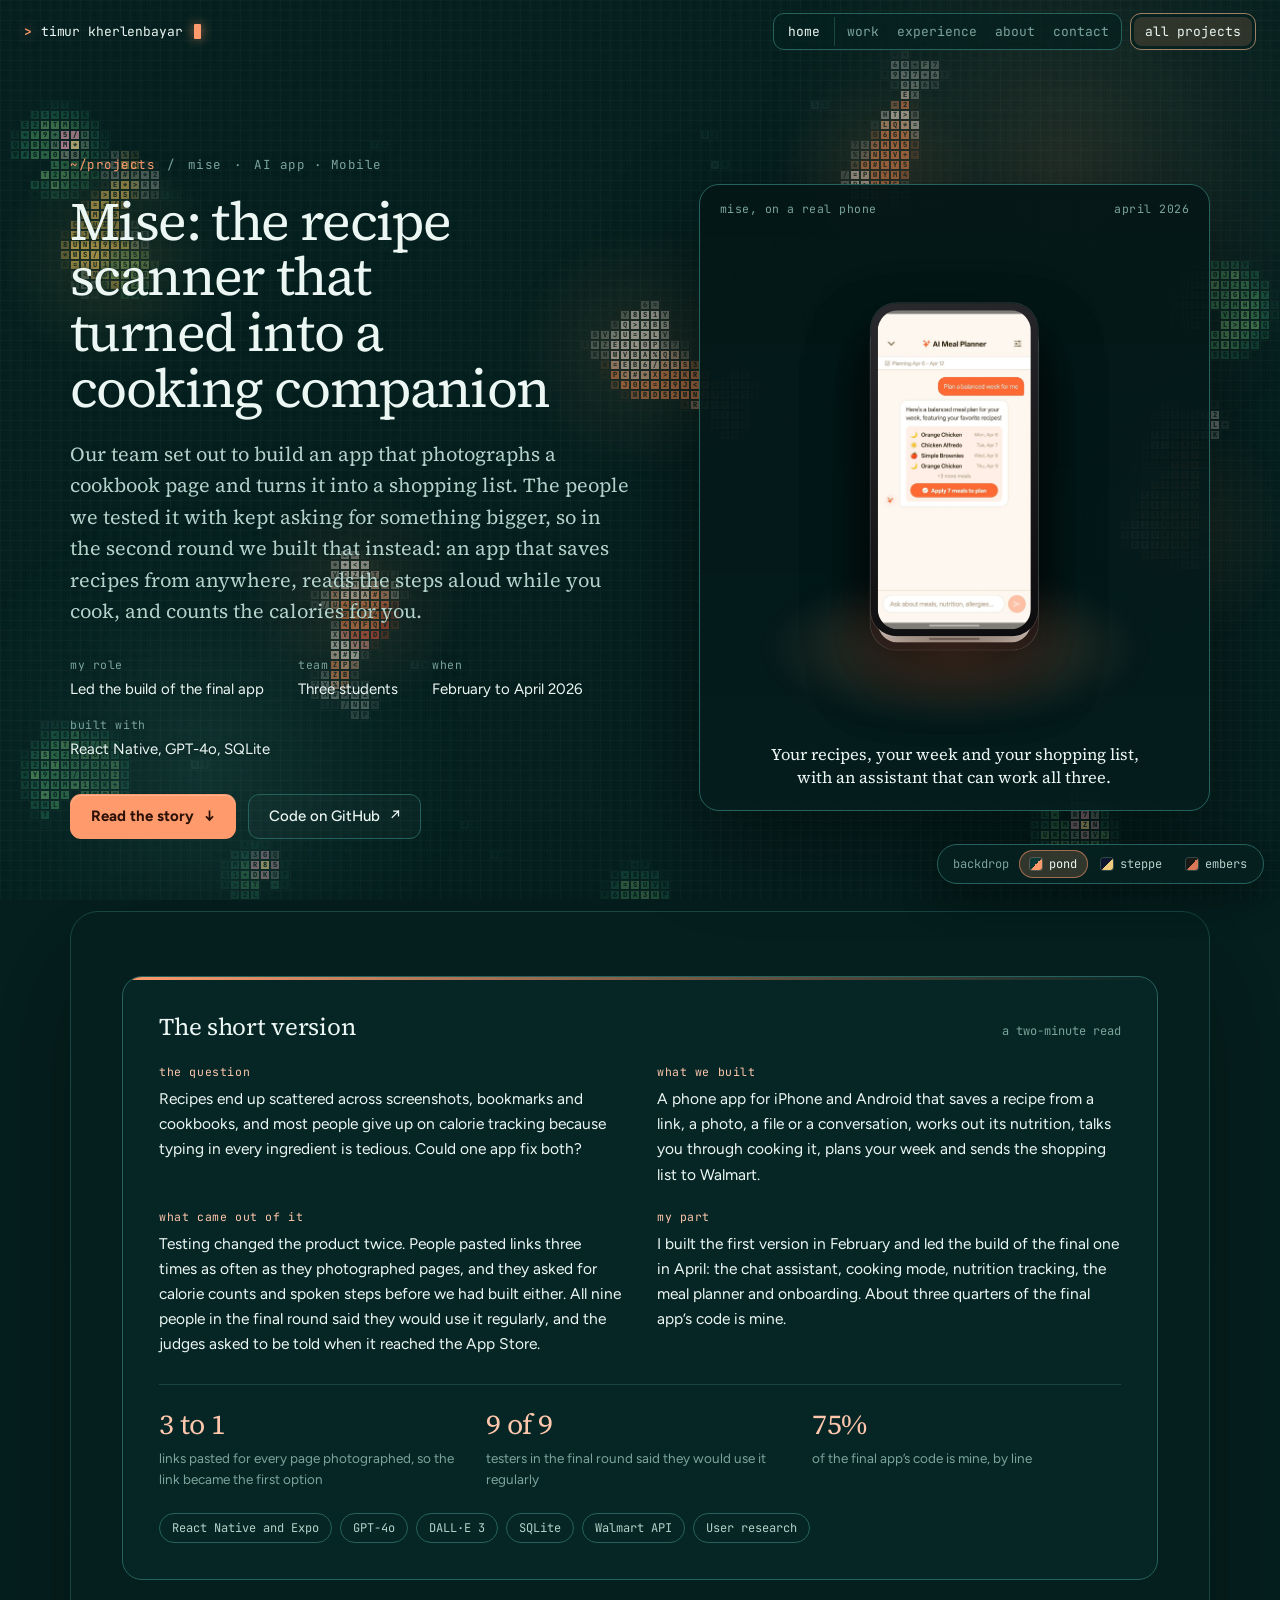
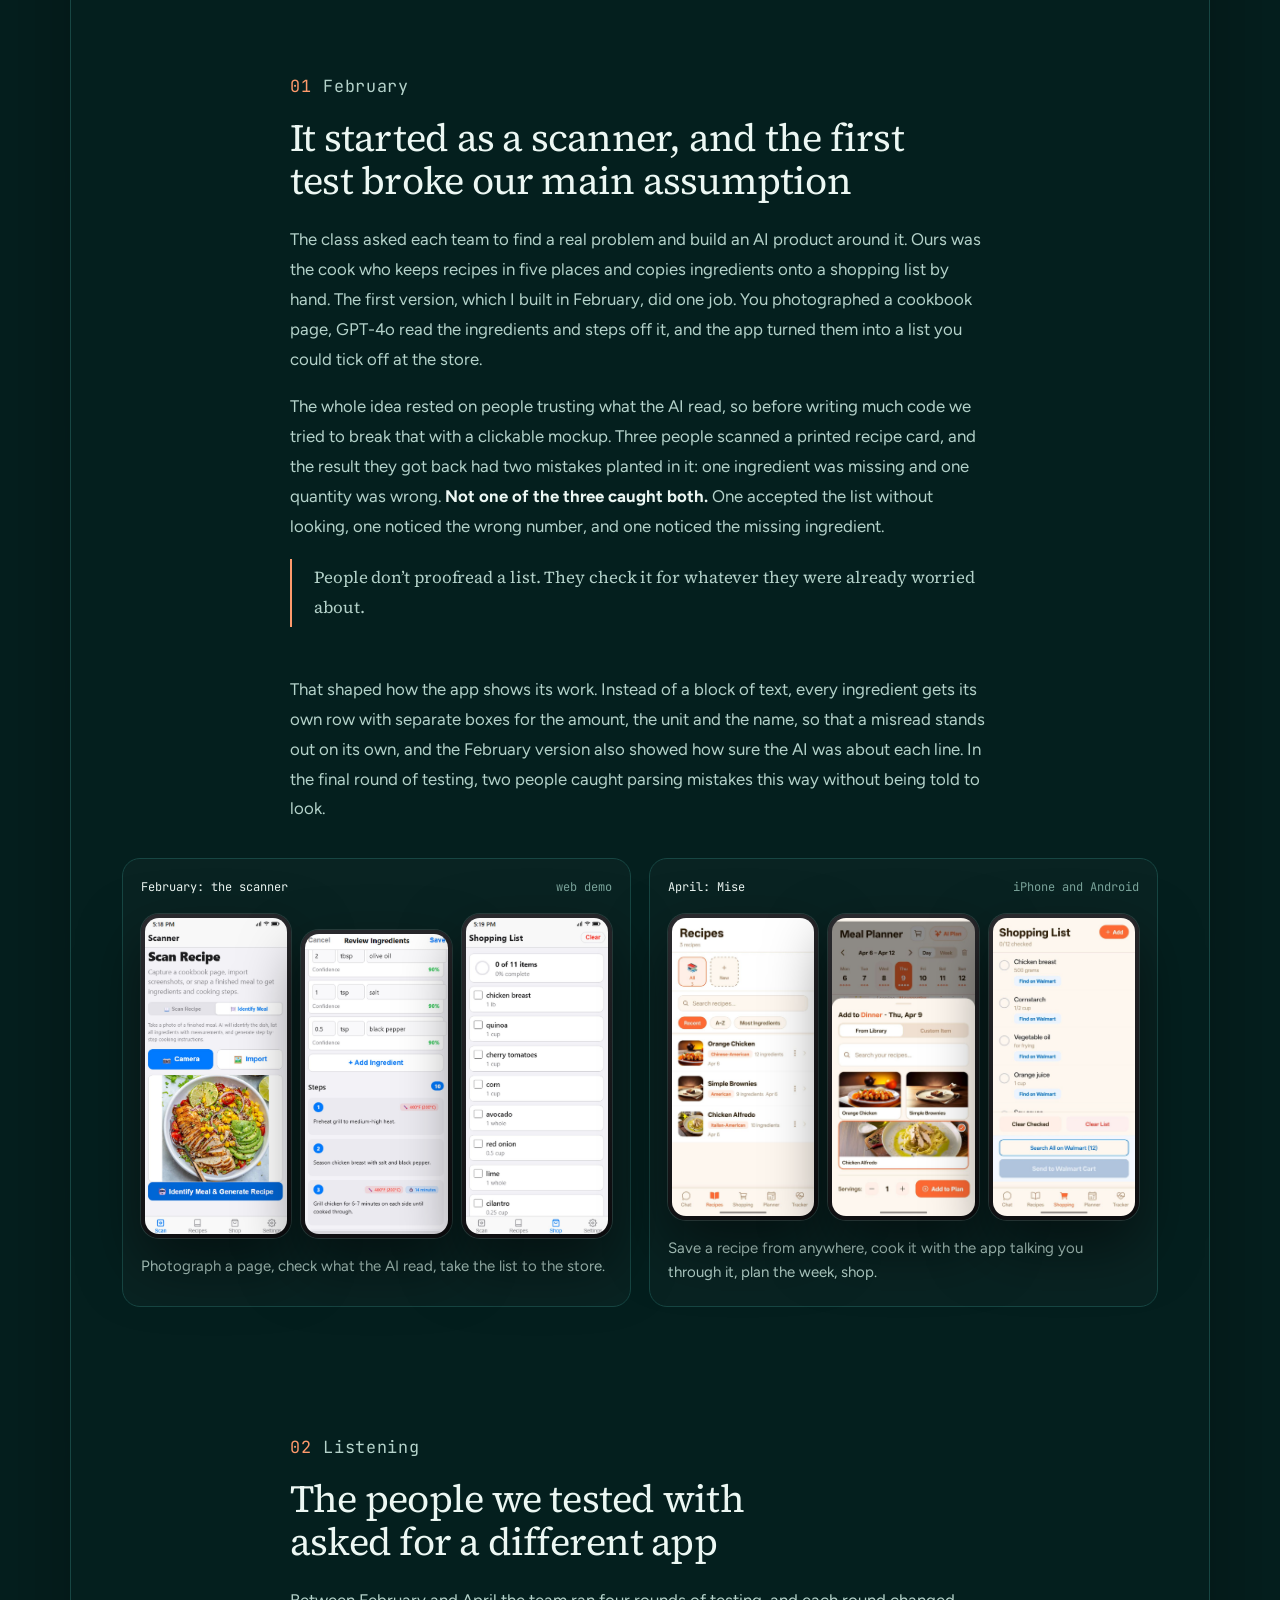
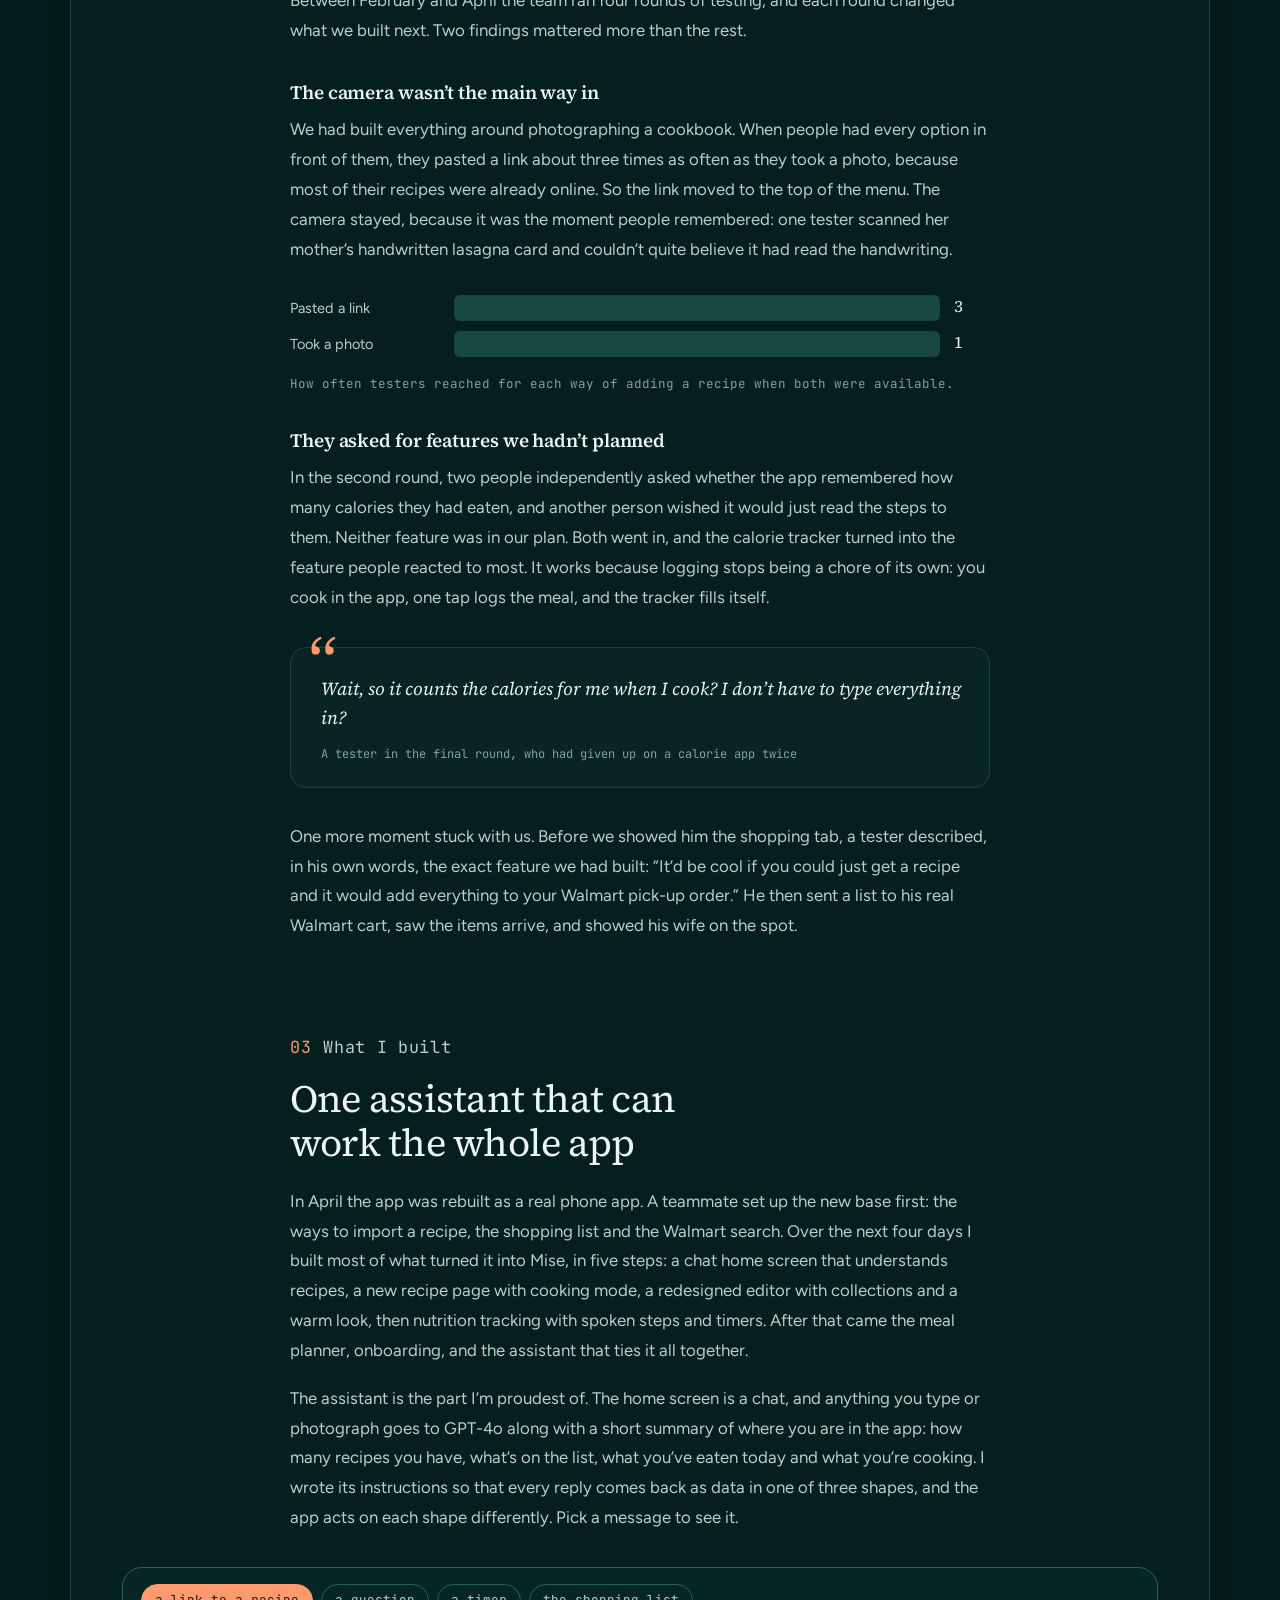
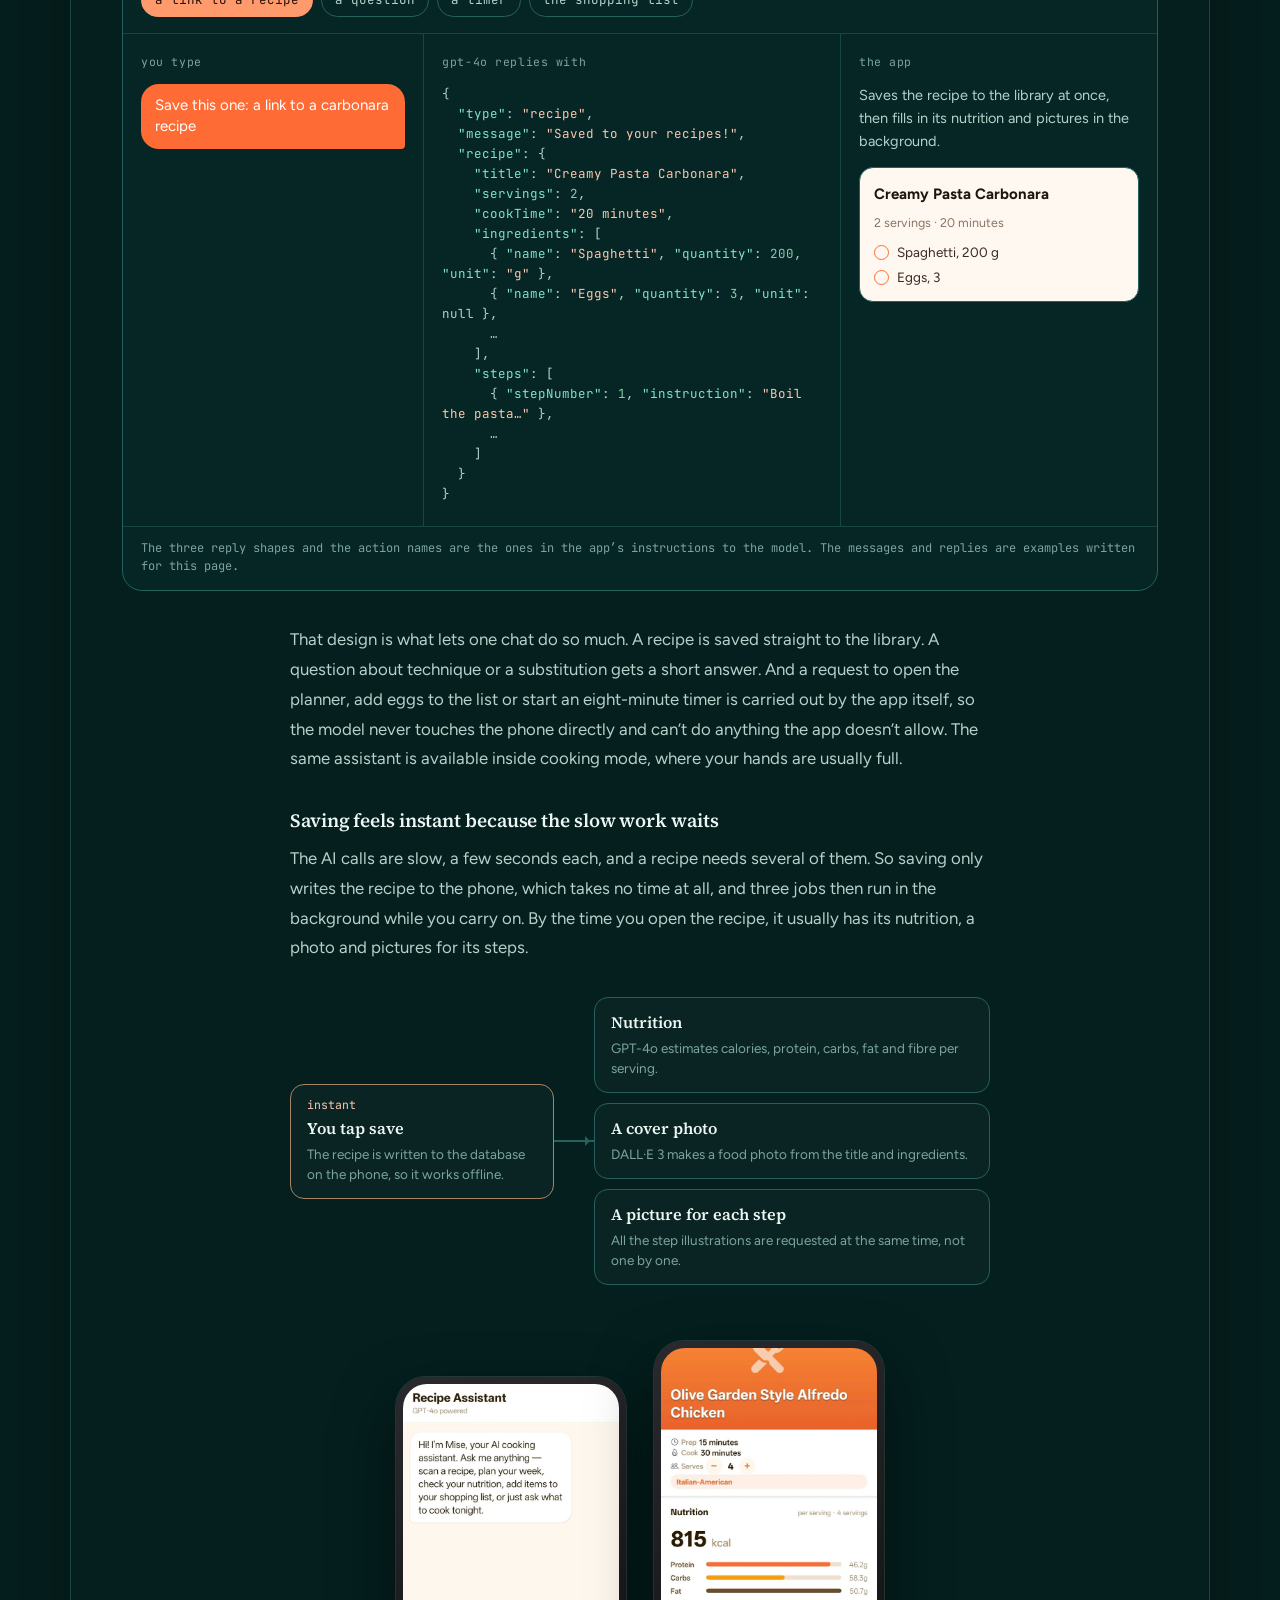
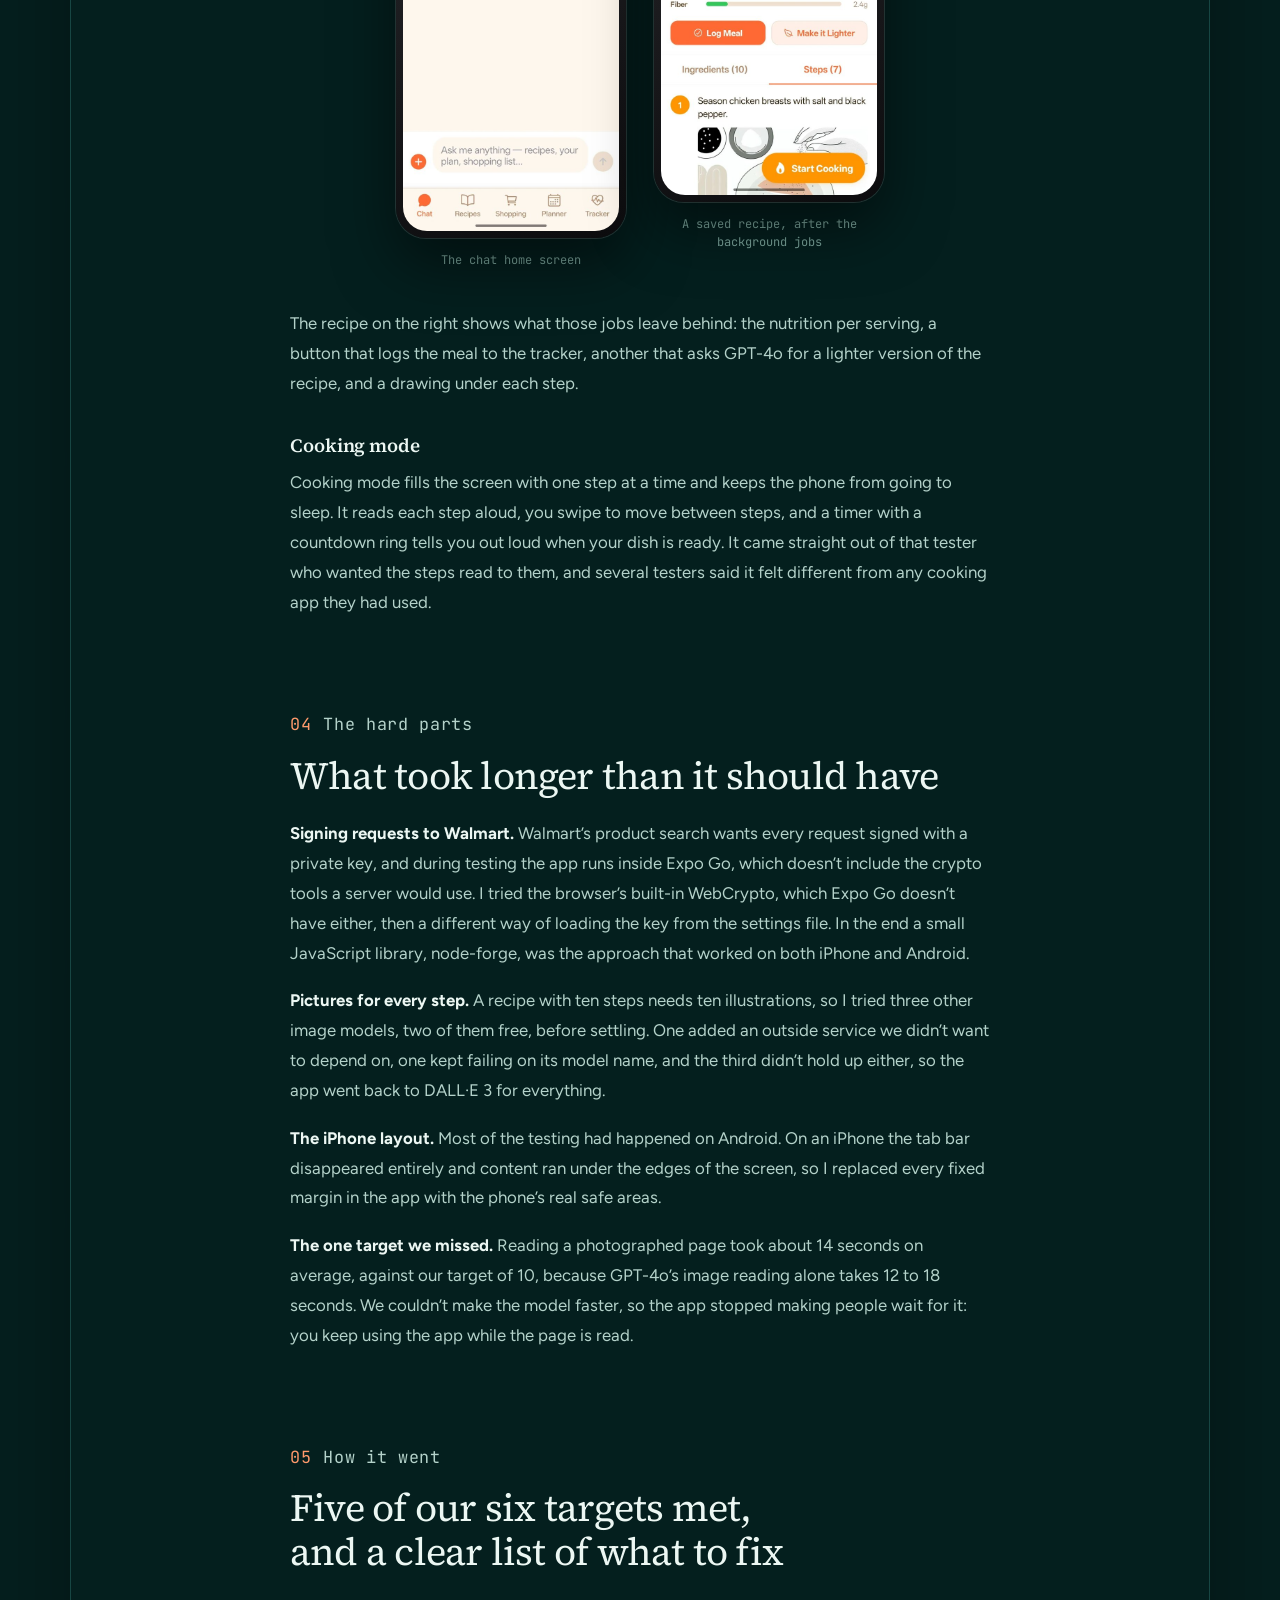
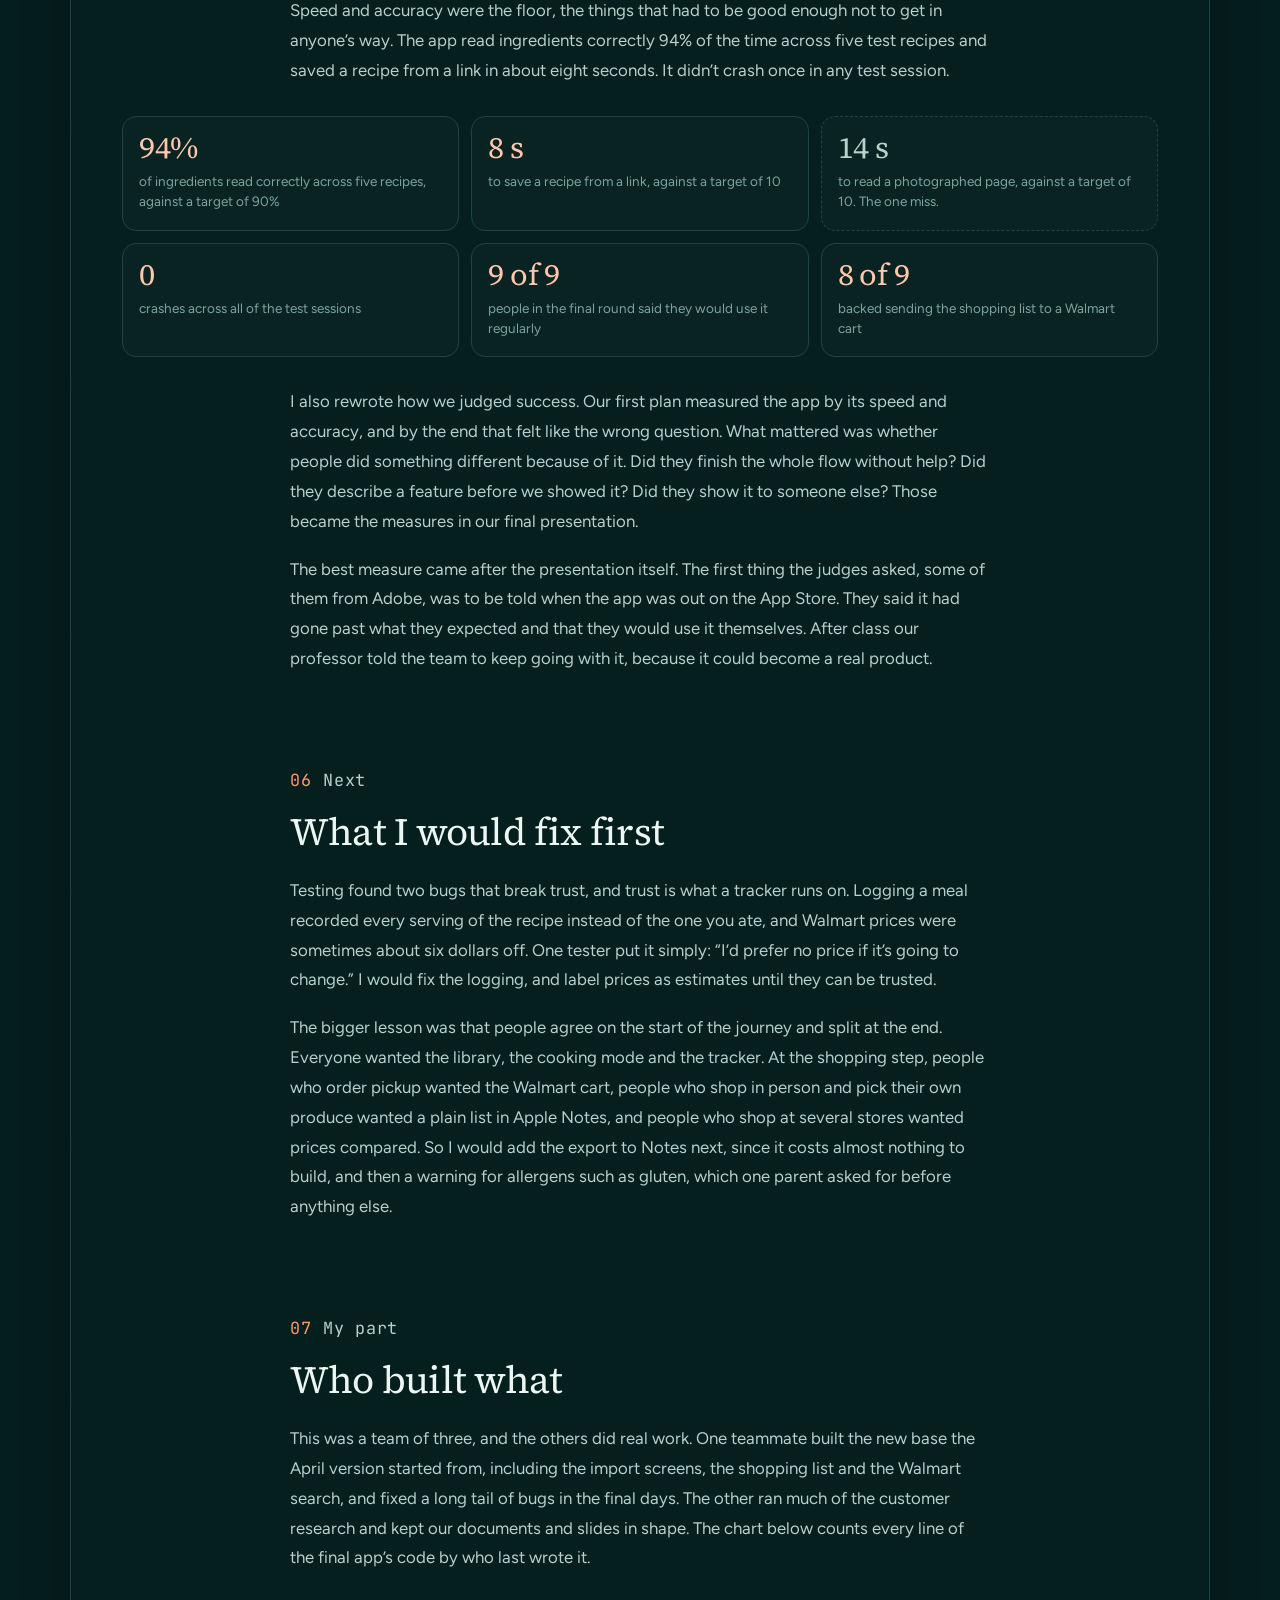
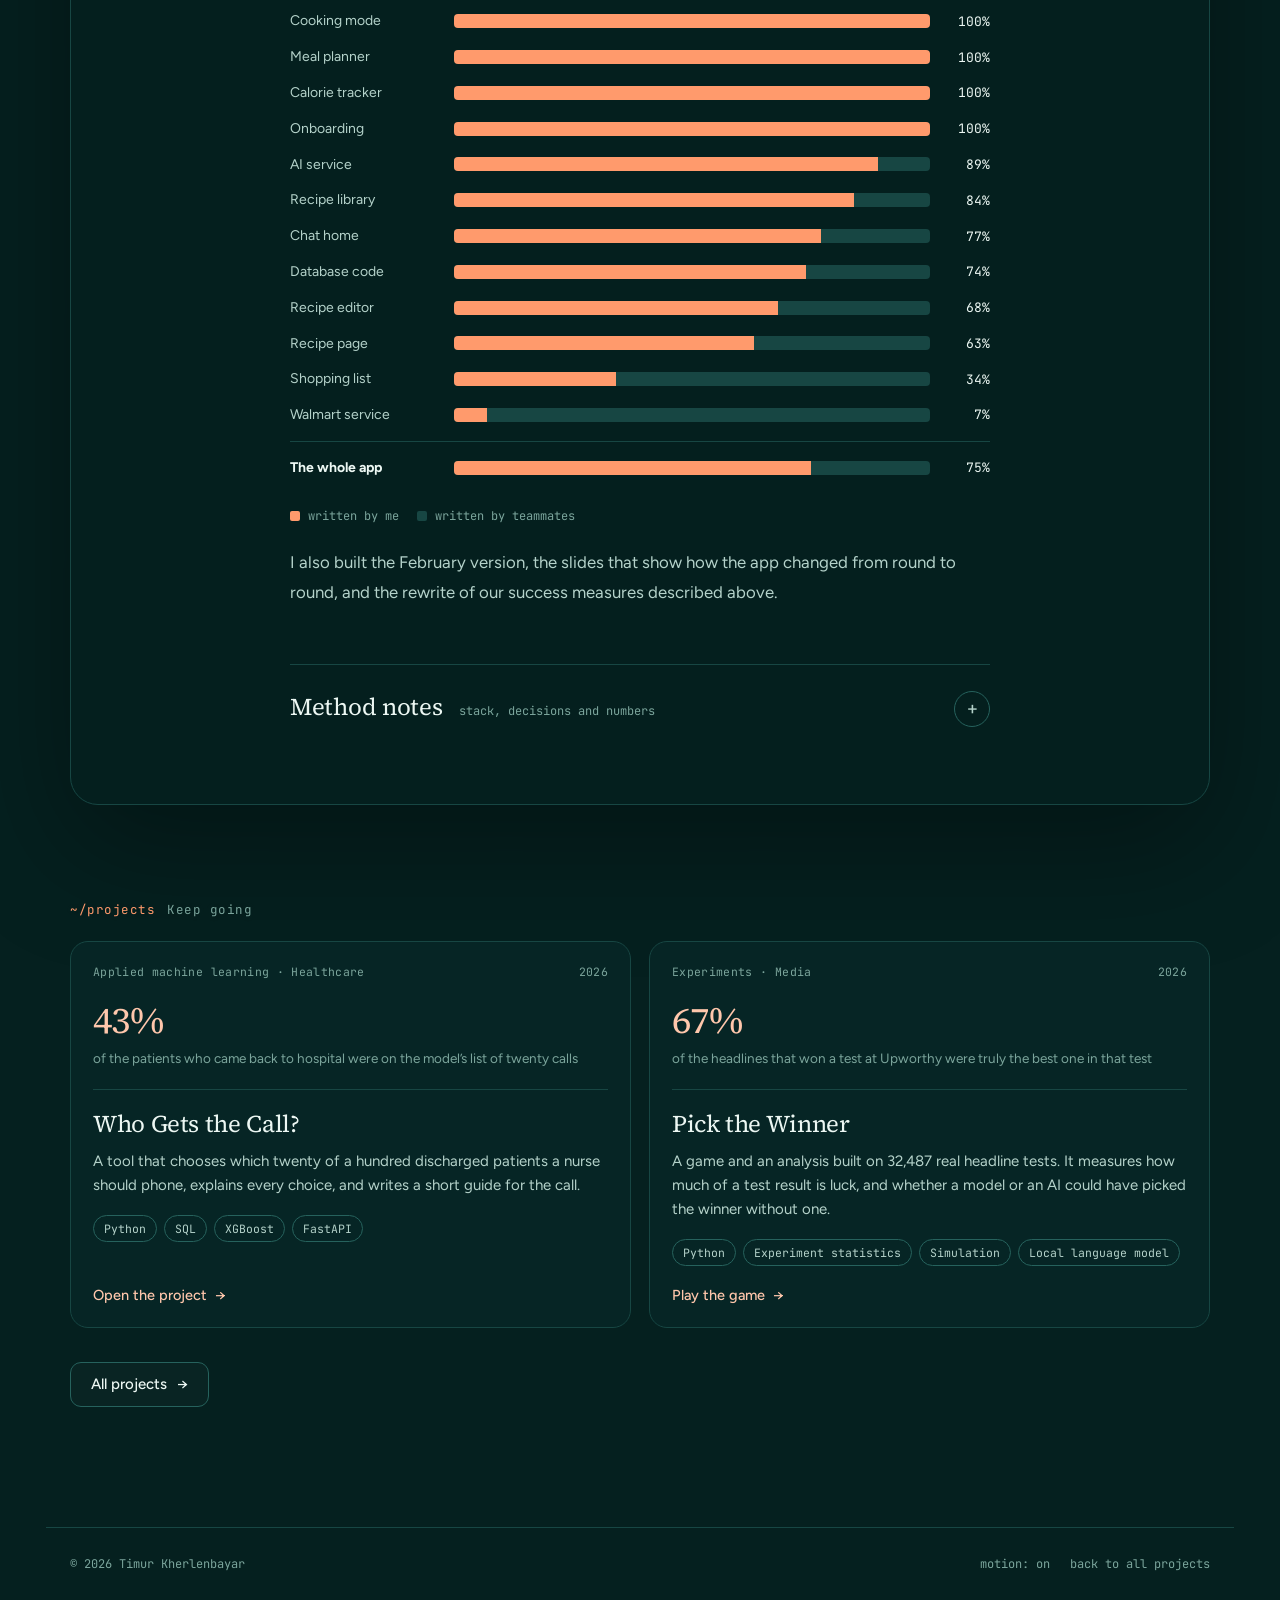
<file: projects/mise/index.html>
<!DOCTYPE html>
<html lang="en" data-theme="pond">
<head>
  <meta charset="UTF-8">
  <meta name="viewport" content="width=device-width, initial-scale=1, viewport-fit=cover">
  <meta name="theme-color" content="#05201f">
  <meta name="description" content="Mise is a phone app that saves recipes from anywhere, reads the steps aloud while you cook and counts the calories for you. It began as a recipe scanner, and testing with real cooks turned it into a cooking companion.">
  <meta property="og:title" content="Mise, an AI cooking companion — Timur Kherlenbayar">
  <meta property="og:description" content="A recipe scanner that testing with real cooks turned into a cooking companion. I led the build of the final version.">
  <meta property="og:type" content="article">
  <title>Mise, an AI cooking companion — Timur Kherlenbayar</title>
  <link rel="icon" href="../../assets/favicon.svg" type="image/svg+xml">
  <link rel="stylesheet" href="../../assets/fonts/type-home.css?v=10">
  <link rel="stylesheet" href="../../style.css?v=12">
  <link rel="stylesheet" href="../page.css?v=3">
  <script>
    document.documentElement.classList.add('js');
    try { var t = localStorage.getItem('tk-theme'); if (t) document.documentElement.dataset.theme = t; } catch (e) {}
  </script>
  <script src="../../backdrop.js?v=10" defer></script>
  <script src="../../app.js?v=12" defer></script>
  <script src="../page.js?v=2" defer></script>
  <style>
    /* ---------- Mise: visuals made for this page ---------- */

    /* hero: three real screens, fanned */
    .fan { position: relative; height: clamp(380px, 40vw, 500px); margin: 4px 0 10px; }
    .fan .phone { position: absolute; top: 50%; left: 50%; width: clamp(130px, 13vw, 182px); transition: transform .9s cubic-bezier(.2, .7, .2, 1); }
    .fan .phone .screen { border-radius: 26px; }
    .fan .phone .screen img { border-radius: 20px; }
    .fan .f1 { transform: translate(-112%, -45%) rotate(-7deg); }
    .fan .f2 { transform: translate(-50%, -54%); z-index: 2; }
    .fan .f3 { transform: translate(12%, -45%) rotate(7deg); }
    .fan::after { content: ""; position: absolute; left: 10%; right: 10%; bottom: 2%; height: 30%; background: radial-gradient(closest-side, color-mix(in srgb, var(--accent) 30%, transparent), transparent); filter: blur(10px); z-index: 0; pointer-events: none; }
    html:not(.motion-off) .p-vis:not(.inview) .fan .f1 { transform: translate(-50%, -50%) rotate(0); }
    html:not(.motion-off) .p-vis:not(.inview) .fan .f3 { transform: translate(-50%, -50%) rotate(0); }

    /* February and April side by side */
    .then-now { display: grid; grid-template-columns: repeat(2, minmax(0, 1fr)); gap: 18px; margin: 34px 0; }
    .era { border: 1px solid var(--line); border-radius: 18px; padding: 20px 18px 22px; background: rgba(255, 255, 255, .02); }
    .era-head { display: flex; justify-content: space-between; gap: 10px; font: 400 12px/1.4 var(--mono); color: var(--mute); margin-bottom: 18px; }
    .era-head b { color: var(--ink); font-weight: 400; }
    .era .phones { margin: 0; gap: 10px; }
    .era .phone { flex-basis: 33%; }
    .era .phone .screen { border-radius: 18px; padding: 4px; }
    .era .phone .screen img { border-radius: 14px; }
    .era p { font-size: 15px !important; line-height: 1.6 !important; margin-top: 16px; }

    /* what people asked for: one bar */
    .ratio { margin: 30px 0 8px; }
    .ratio-row { display: grid; grid-template-columns: 150px minmax(0, 1fr) 36px; align-items: center; gap: 14px; margin-bottom: 10px; font-size: 14.5px; color: var(--ink-2); }
    .ratio-bar { height: 26px; border-radius: 6px; background: var(--line); overflow: hidden; }
    .ratio-bar i { display: block; height: 100%; border-radius: 6px; background: var(--accent); transform-origin: 0 50%; }
    .ratio-row.dim .ratio-bar i { background: var(--ink-2); opacity: .55; }
    .ratio-row b { font: 400 1.05rem/1 var(--serif); color: var(--ink); }
    html:not(.motion-off) .ratio:not(.inview) .ratio-bar i { transform: scaleX(0); }
    .ratio-bar i { transition: transform 1.1s cubic-bezier(.2, .7, .2, 1); }

    /* the assistant: message, reply, what the app does */
    .agent { margin: 34px 0; border: 1px solid var(--line-2); border-radius: 20px; background: var(--panel); overflow: hidden; }
    .agent-tabs { display: flex; flex-wrap: wrap; gap: 8px; padding: 16px 18px; border-bottom: 1px solid var(--line); }
    .agent-tabs button { font: 400 12.5px/1 var(--mono); color: var(--ink-2); border: 1px solid var(--line-2); border-radius: 999px; padding: 9px 13px; transition: color .2s, border-color .2s, background .2s; }
    .agent-tabs button:hover { color: var(--ink); border-color: var(--ink-2); }
    .agent-tabs button[aria-selected="true"] { color: var(--on-accent); background: var(--accent); border-color: var(--accent); }
    .agent-body { display: grid; grid-template-columns: minmax(0, .9fr) minmax(0, 1.25fr) minmax(0, .95fr); min-height: 360px; }
    .agent-col { padding: 20px 18px 22px; min-width: 0; }
    .agent-col + .agent-col { border-left: 1px solid var(--line); }
    .agent-col h3 { margin: 0 0 14px !important; font: 400 11.5px/1.4 var(--mono) !important; letter-spacing: .05em; color: var(--mute) !important; text-transform: lowercase; }
    .bubble { display: inline-block; max-width: 100%; background: #ff6b35; color: #fff; border-radius: 18px 18px 4px 18px; padding: 11px 14px; font-size: 15px; line-height: 1.45; }
    .agent pre { margin: 0; white-space: pre-wrap; word-break: break-word; font: 400 12.5px/1.6 var(--mono); color: var(--ink-2); }
    .agent pre .k { color: var(--cool); }
    .agent pre .s { color: var(--accent-2); }
    .agent pre .n { color: var(--ok); }
    .agent .does p { font-size: 14.5px !important; line-height: 1.6 !important; }
    .does-card { margin-top: 14px; border: 1px solid var(--line-2); border-radius: 14px; padding: 14px; background: #fff8f0; color: #3a2a20; font-size: 14px; }
    .does-card strong { display: block; font-size: 15px; color: #1f150f; }
    .does-card small { display: block; color: #8a7466; font-size: 12.5px; margin-top: 4px; }
    .does-card ul { margin-top: 10px; display: grid; gap: 6px; }
    .agent .does-card li { display: flex; gap: 8px; align-items: center; font-size: 13.5px; line-height: 1.4; color: #3a2a20; }
    .does-card li i { width: 15px; height: 15px; border-radius: 50%; border: 1.5px solid #ff6b35; flex: none; }
    .tring { width: 116px; height: 116px; margin: 4px auto 0; position: relative; }
    .tring svg { width: 100%; height: 100%; transform: rotate(-90deg); }
    .tring circle { fill: none; stroke-width: 8; }
    .tring .bg { stroke: #f0e2d6; }
    .tring .fg { stroke: #ff6b35; stroke-linecap: round; stroke-dasharray: 1; transition: stroke-dashoffset 1s linear; }
    .tring b { position: absolute; inset: 0; display: grid; place-items: center; font: 600 22px/1 var(--sans); color: #1f150f; }
    .agent p.agent-note, .agent .agent-note { font-size: 12px !important; line-height: 1.55 !important; padding: 12px 18px 14px; border-top: 1px solid var(--line); font: 400 12px/1.55 var(--mono); color: var(--mute); }

    /* saving a recipe: instant save, then three jobs in the background */
    .pipe { display: grid; grid-template-columns: minmax(0, .8fr) 40px minmax(0, 1.2fr); align-items: center; gap: 0; margin: 34px 0; }
    .pipe-box { border: 1px solid var(--line-2); border-radius: 14px; padding: 14px 16px; background: rgba(255, 255, 255, .025); }
    .pipe-box b { display: block; font: 600 1rem/1.35 var(--serif); color: var(--ink); }
    .pipe-box span { display: block; font-size: 13.5px; line-height: 1.5; color: var(--mute); margin-top: 4px; }
    .pipe-box.now { border-color: color-mix(in srgb, var(--accent) 60%, var(--line-2)); }
    .pipe-box.now em { font: 400 11.5px/1 var(--mono); font-style: normal; color: var(--accent-2); display: block; margin-bottom: 8px; }
    .pipe-arrow { height: 2px; background: var(--line-2); position: relative; }
    .pipe-arrow::after { content: ""; position: absolute; right: -1px; top: -4px; border: 5px solid transparent; border-left-color: var(--line-2); }
    .pipe-jobs { display: grid; gap: 10px; }
    .pipe-jobs .pipe-box { position: relative; overflow: hidden; }
    .pipe-jobs .pipe-box::after { content: ""; position: absolute; left: 0; bottom: 0; height: 2px; width: 100%; background: var(--accent); transform-origin: 0 50%; transform: scaleX(0); }
    html:not(.motion-off) .pipe.inview .pipe-jobs .pipe-box::after { animation: job 3.2s cubic-bezier(.3, .6, .3, 1) infinite; }
    .pipe-jobs .pipe-box:nth-child(2)::after { animation-delay: .5s !important; }
    .pipe-jobs .pipe-box:nth-child(3)::after { animation-delay: .9s !important; }
    @keyframes job { 0% { transform: scaleX(0); opacity: 1; } 70% { transform: scaleX(1); opacity: 1; } 100% { transform: scaleX(1); opacity: 0; } }

    /* who wrote what */
    .own { margin: 30px 0 8px; }
    .own-row { display: grid; grid-template-columns: 150px minmax(0, 1fr) 46px; align-items: center; gap: 14px; padding: 6px 0; }
    .own-row span { font-size: 14px; color: var(--ink-2); }
    .own-row b { font: 400 13px/1 var(--mono); color: var(--ink); text-align: right; }
    .own-bar { display: flex; height: 14px; border-radius: 4px; overflow: hidden; background: var(--line); }
    .own-bar i { display: block; height: 100%; background: var(--accent); }
    .own-row.total { margin-top: 8px; padding-top: 14px; border-top: 1px solid var(--line); }
    .own-row.total span { color: var(--ink); font-weight: 600; }
    .own-legend { display: flex; gap: 18px; margin-top: 14px; font: 400 12px/1.4 var(--mono); color: var(--mute); }
    .own-legend span { display: inline-flex; align-items: center; gap: 8px; }
    .own-legend i { width: 10px; height: 10px; border-radius: 2px; display: inline-block; }

    /* results */
    .scores { display: grid; grid-template-columns: repeat(3, minmax(0, 1fr)); gap: 12px; margin: 30px 0; }
    .score { border: 1px solid var(--line); border-radius: 14px; padding: 16px 16px 18px; background: rgba(255, 255, 255, .02); }
    .score b { display: block; font: 400 1.9rem/1 var(--serif); letter-spacing: -.02em; color: var(--accent-2); }
    .score span { display: block; font-size: 13.5px; line-height: 1.5; color: var(--mute); margin-top: 8px; }
    .score.miss b { color: var(--ink-2); }
    .score.miss { border-style: dashed; }

    @media (max-width: 980px) {
      .agent-body { grid-template-columns: 1fr; }
      .agent-col + .agent-col { border-left: 0; border-top: 1px solid var(--line); }
    }
    @media (max-width: 680px) {
      .then-now, .scores { grid-template-columns: 1fr; }
      .fan { height: 360px; }
      .fan .phone { width: 128px; }
      .p-vis .vis-caption br { display: none; }
      .pipe { grid-template-columns: 1fr; gap: 10px; }
      .pipe-arrow { width: 2px; height: 22px; margin: 0 auto; }
      .pipe-arrow::after { right: -4px; top: auto; bottom: -1px; border: 5px solid transparent; border-top-color: var(--line-2); }
      .ratio-row, .own-row { grid-template-columns: 110px minmax(0, 1fr) 40px; gap: 10px; }
    }
  </style>
</head>
<body>
  <canvas id="field" aria-hidden="true"></canvas>
  <a class="skip" href="#story">Skip to the story</a>

  <header class="nav">
    <a class="brand" href="../../" aria-label="Timur Kherlenbayar, home page"><span class="brand-mark" aria-hidden="true">&gt;</span>timur kherlenbayar<span class="caret" aria-hidden="true"></span></a>
    <nav aria-label="Main">
      <div class="tab">
        <a class="tab-main" href="../../">home</a>
        <span class="tab-sub"><a href="../../#work">work</a><a href="../../#experience">experience</a><a href="../../#about">about</a><a href="../../#contact">contact</a></span>
      </div>
      <div class="tab current"><a class="tab-main" href="../"><span class="tab-long">all </span>projects</a></div>
    </nav>
  </header>

  <main id="top">
    <section class="p-hero wrap split" aria-labelledby="title">
      <div class="p-hero-copy">
        <p class="crumb"><a href="../">~/projects</a><span>/</span><span>mise</span><span aria-hidden="true">·</span><span>AI app · Mobile</span></p>
        <h1 id="title">Mise: the recipe scanner that turned into a cooking companion</h1>
        <p class="standfirst">Our team set out to build an app that photographs a cookbook page and turns it into a shopping list. The people we tested it with kept asking for something bigger, so in the second round we built that instead: an app that saves recipes from anywhere, reads the steps aloud while you cook, and counts the calories for you.</p>
        <dl class="p-facts">
          <div><dt>My role</dt><dd>Led the build of the final app</dd></div>
          <div><dt>Team</dt><dd>Three students</dd></div>
          <div><dt>When</dt><dd>February to April 2026</dd></div>
          <div><dt>Built with</dt><dd>React Native, GPT-4o, SQLite</dd></div>
        </dl>
        <div class="actions">
          <a class="btn primary" href="#story">Read the story <span aria-hidden="true">↓</span></a>
          <a class="btn ghost" href="https://github.com/RumitOsu/mise" target="_blank" rel="noopener noreferrer">Code on GitHub <span aria-hidden="true">↗</span></a>
        </div>
      </div>
      <div class="p-vis" data-inview>
        <div class="vis-top"><span>mise, on a real phone</span><span>april 2026</span></div>
        <div class="fan">
          <figure class="phone f1"><div class="screen"><img src="img/apr-recipes.jpg" alt="Mise's recipe library with three saved recipes and their photos" width="620" height="1297"></div></figure>
          <figure class="phone f2"><div class="screen"><img src="img/apr-planner-chat.jpg" alt="The AI meal planner suggesting a balanced week from the user's own recipes" width="620" height="1297"></div></figure>
          <figure class="phone f3"><div class="screen"><img src="img/apr-shopping.jpg" alt="The shopping list, with a button to find each item at Walmart" width="620" height="1297"></div></figure>
        </div>
        <p class="vis-caption">Your recipes, your week and your shopping list,<br>with an assistant that can work all three.</p>
      </div>
    </section>

    <div class="wrap">
      <article class="sheet" id="story">
        <section class="short wide reveal" aria-labelledby="short-title">
          <div class="short-head"><h2 id="short-title">The short version</h2><span>a two-minute read</span></div>
          <dl>
            <div><dt>The question</dt><dd>Recipes end up scattered across screenshots, bookmarks and cookbooks, and most people give up on calorie tracking because typing in every ingredient is tedious. Could one app fix both?</dd></div>
            <div><dt>What we built</dt><dd>A phone app for iPhone and Android that saves a recipe from a link, a photo, a file or a conversation, works out its nutrition, talks you through cooking it, plans your week and sends the shopping list to Walmart.</dd></div>
            <div><dt>What came out of it</dt><dd>Testing changed the product twice. People pasted links three times as often as they photographed pages, and they asked for calorie counts and spoken steps before we had built either. All nine people in the final round said they would use it regularly, and the judges asked to be told when it reached the App Store.</dd></div>
            <div><dt>My part</dt><dd>I built the first version in February and led the build of the final one in April: the chat assistant, cooking mode, nutrition tracking, the meal planner and onboarding. About three quarters of the final app’s code is mine.</dd></div>
          </dl>
          <dl class="stats">
            <div><dt>3 to 1</dt><dd>links pasted for every page photographed, so the link became the first option</dd></div>
            <div><dt>9 of 9</dt><dd>testers in the final round said they would use it regularly</dd></div>
            <div><dt>75%</dt><dd>of the final app’s code is mine, by line</dd></div>
          </dl>
          <ul class="tags" aria-label="Built with"><li>React Native and Expo</li><li>GPT-4o</li><li>DALL·E 3</li><li>SQLite</li><li>Walmart API</li><li>User research</li></ul>
        </section>

        <section class="p-section reveal" aria-labelledby="s1">
          <p class="label"><span>01</span>February</p>
          <h2 id="s1">It started as a scanner, and the first test broke our main assumption</h2>
          <p>The class asked each team to find a real problem and build an AI product around it. Ours was the cook who keeps recipes in five places and copies ingredients onto a shopping list by hand. The first version, which I built in February, did one job. You photographed a cookbook page, GPT-4o read the ingredients and steps off it, and the app turned them into a list you could tick off at the store.</p>
          <p>The whole idea rested on people trusting what the AI read, so before writing much code we tried to break that with a clickable mockup. Three people scanned a printed recipe card, and the result they got back had two mistakes planted in it: one ingredient was missing and one quantity was wrong. <strong>Not one of the three caught both.</strong> One accepted the list without looking, one noticed the wrong number, and one noticed the missing ingredient.</p>
          <p class="callout">People don’t proofread a list. They check it for whatever they were already worried about.</p>
          <p>That shaped how the app shows its work. Instead of a block of text, every ingredient gets its own row with separate boxes for the amount, the unit and the name, so that a misread stands out on its own, and the February version also showed how sure the AI was about each line. In the final round of testing, two people caught parsing mistakes this way without being told to look.</p>

          <div class="then-now wide">
            <div class="era">
              <div class="era-head"><b>February: the scanner</b><span>web demo</span></div>
              <div class="phones">
                <figure class="phone"><div class="screen"><img class="zoomable" src="img/feb-scan.jpg" alt="The February scanner: a screen for photographing a recipe or a finished meal" loading="lazy" width="746" height="1658"></div></figure>
                <figure class="phone"><div class="screen"><img class="zoomable" src="img/feb-review.jpg" alt="Reviewing the ingredients the AI read, each with a confidence score" loading="lazy" width="746" height="1576"></div></figure>
                <figure class="phone"><div class="screen"><img class="zoomable" src="img/feb-list.jpg" alt="The shopping list made from a scanned recipe" loading="lazy" width="746" height="1658"></div></figure>
              </div>
              <p>Photograph a page, check what the AI read, take the list to the store.</p>
            </div>
            <div class="era">
              <div class="era-head"><b>April: Mise</b><span>iPhone and Android</span></div>
              <div class="phones">
                <figure class="phone"><div class="screen"><img class="zoomable" src="img/apr-recipes.jpg" alt="Mise's recipe library with photos, collections and search" loading="lazy" width="620" height="1297"></div></figure>
                <figure class="phone"><div class="screen"><img class="zoomable" src="img/apr-planner.jpg" alt="The weekly meal planner, adding a recipe from the library to Thursday's dinner" loading="lazy" width="620" height="1297"></div></figure>
                <figure class="phone"><div class="screen"><img class="zoomable" src="img/apr-shopping.jpg" alt="The shopping list with Walmart search for every item" loading="lazy" width="620" height="1297"></div></figure>
              </div>
              <p>Save a recipe from anywhere, cook it with the app talking you through it, plan the week, shop.</p>
            </div>
          </div>
        </section>

        <section class="p-section reveal" aria-labelledby="s2">
          <p class="label"><span>02</span>Listening</p>
          <h2 id="s2">The people we tested with asked for a different app</h2>
          <p>Between February and April the team ran four rounds of testing, and each round changed what we built next. Two findings mattered more than the rest.</p>
          <h3>The camera wasn’t the main way in</h3>
          <p>We had built everything around photographing a cookbook. When people had every option in front of them, they pasted a link about three times as often as they took a photo, because most of their recipes were already online. So the link moved to the top of the menu. The camera stayed, because it was the moment people remembered: one tester scanned her mother’s handwritten lasagna card and couldn’t quite believe it had read the handwriting.</p>
          <div class="ratio" data-inview role="img" aria-label="People chose a pasted link about three times as often as a photo.">
            <div class="ratio-row"><span>Pasted a link</span><div class="ratio-bar"><i style="width:100%"></i></div><b>3</b></div>
            <div class="ratio-row dim"><span>Took a photo</span><div class="ratio-bar"><i style="width:33.3%"></i></div><b>1</b></div>
          </div>
          <p class="fig-note" style="font:400 12.5px/1.5 var(--mono);color:var(--mute)">How often testers reached for each way of adding a recipe when both were available.</p>
          <h3>They asked for features we hadn’t planned</h3>
          <p>In the second round, two people independently asked whether the app remembered how many calories they had eaten, and another person wished it would just read the steps to them. Neither feature was in our plan. Both went in, and the calorie tracker turned into the feature people reacted to most. It works because logging stops being a chore of its own: you cook in the app, one tap logs the meal, and the tracker fills itself.</p>
          <blockquote class="quote">
            <p>Wait, so it counts the calories for me when I cook? I don’t have to type everything in?</p>
            <footer>A tester in the final round, who had given up on a calorie app twice</footer>
          </blockquote>
          <p>One more moment stuck with us. Before we showed him the shopping tab, a tester described, in his own words, the exact feature we had built: “It’d be cool if you could just get a recipe and it would add everything to your Walmart pick-up order.” He then sent a list to his real Walmart cart, saw the items arrive, and showed his wife on the spot.</p>
        </section>

        <section class="p-section reveal" aria-labelledby="s3">
          <p class="label"><span>03</span>What I built</p>
          <h2 id="s3">One assistant that can work the whole app</h2>
          <p>In April the app was rebuilt as a real phone app. A teammate set up the new base first: the ways to import a recipe, the shopping list and the Walmart search. Over the next four days I built most of what turned it into Mise, in five steps: a chat home screen that understands recipes, a new recipe page with cooking mode, a redesigned editor with collections and a warm look, then nutrition tracking with spoken steps and timers. After that came the meal planner, onboarding, and the assistant that ties it all together.</p>
          <p>The assistant is the part I’m proudest of. The home screen is a chat, and anything you type or photograph goes to GPT-4o along with a short summary of where you are in the app: how many recipes you have, what’s on the list, what you’ve eaten today and what you’re cooking. I wrote its instructions so that every reply comes back as data in one of three shapes, and the app acts on each shape differently. Pick a message to see it.</p>

          <div class="agent wide" data-agent>
            <div class="agent-tabs" role="tablist" aria-label="Example messages"></div>
            <div class="agent-body">
              <div class="agent-col"><h3>You type</h3><div class="bubble" data-say></div></div>
              <div class="agent-col"><h3>GPT-4o replies with</h3><pre data-json></pre></div>
              <div class="agent-col does"><h3>The app</h3><div data-does></div></div>
            </div>
            <p class="agent-note">The three reply shapes and the action names are the ones in the app’s instructions to the model. The messages and replies are examples written for this page.</p>
            <noscript><p class="agent-note">With JavaScript on, this box steps through four example messages. In short: a recipe comes back as structured data and is saved, a question comes back as a plain answer, and a request like “set a timer” comes back as an action the app carries out.</p></noscript>
          </div>

          <p>That design is what lets one chat do so much. A recipe is saved straight to the library. A question about technique or a substitution gets a short answer. And a request to open the planner, add eggs to the list or start an eight-minute timer is carried out by the app itself, so the model never touches the phone directly and can’t do anything the app doesn’t allow. The same assistant is available inside cooking mode, where your hands are usually full.</p>

          <h3>Saving feels instant because the slow work waits</h3>
          <p>The AI calls are slow, a few seconds each, and a recipe needs several of them. So saving only writes the recipe to the phone, which takes no time at all, and three jobs then run in the background while you carry on. By the time you open the recipe, it usually has its nutrition, a photo and pictures for its steps.</p>
          <div class="pipe" data-inview role="img" aria-label="Tapping save stores the recipe on the phone at once. Then three background jobs run: GPT-4o estimates the nutrition, DALL·E 3 makes a cover photo, and DALL·E 3 draws a picture for each step.">
            <div class="pipe-box now"><em>instant</em><b>You tap save</b><span>The recipe is written to the database on the phone, so it works offline.</span></div>
            <div class="pipe-arrow" aria-hidden="true"></div>
            <div class="pipe-jobs">
              <div class="pipe-box"><b>Nutrition</b><span>GPT-4o estimates calories, protein, carbs, fat and fibre per serving.</span></div>
              <div class="pipe-box"><b>A cover photo</b><span>DALL·E 3 makes a food photo from the title and ingredients.</span></div>
              <div class="pipe-box"><b>A picture for each step</b><span>All the step illustrations are requested at the same time, not one by one.</span></div>
            </div>
          </div>

          <div class="phones">
            <figure class="phone"><div class="screen"><img class="zoomable" src="img/apr-chat.jpg" alt="Mise's chat home screen, where the assistant offers to scan a recipe, plan the week, check nutrition or add to the shopping list" loading="lazy" width="620" height="1283"></div><figcaption>The chat home screen</figcaption></figure>
            <figure class="phone lift"><div class="screen"><img class="zoomable" src="img/apr-recipe.jpg" alt="A saved recipe page showing 815 calories per serving with bars for protein, carbs, fat and fibre, buttons to log the meal or make it lighter, and an illustration under the first step" loading="lazy" width="620" height="1283"></div><figcaption>A saved recipe, after the background jobs</figcaption></figure>
          </div>
          <p>The recipe on the right shows what those jobs leave behind: the nutrition per serving, a button that logs the meal to the tracker, another that asks GPT-4o for a lighter version of the recipe, and a drawing under each step.</p>

          <h3>Cooking mode</h3>
          <p>Cooking mode fills the screen with one step at a time and keeps the phone from going to sleep. It reads each step aloud, you swipe to move between steps, and a timer with a countdown ring tells you out loud when your dish is ready. It came straight out of that tester who wanted the steps read to them, and several testers said it felt different from any cooking app they had used.</p>
        </section>

        <section class="p-section reveal" aria-labelledby="s4">
          <p class="label"><span>04</span>The hard parts</p>
          <h2 id="s4">What took longer than it should have</h2>
          <p><strong>Signing requests to Walmart.</strong> Walmart’s product search wants every request signed with a private key, and during testing the app runs inside Expo Go, which doesn’t include the crypto tools a server would use. I tried the browser’s built-in WebCrypto, which Expo Go doesn’t have either, then a different way of loading the key from the settings file. In the end a small JavaScript library, node-forge, was the approach that worked on both iPhone and Android.</p>
          <p><strong>Pictures for every step.</strong> A recipe with ten steps needs ten illustrations, so I tried three other image models, two of them free, before settling. One added an outside service we didn’t want to depend on, one kept failing on its model name, and the third didn’t hold up either, so the app went back to DALL·E 3 for everything.</p>
          <p><strong>The iPhone layout.</strong> Most of the testing had happened on Android. On an iPhone the tab bar disappeared entirely and content ran under the edges of the screen, so I replaced every fixed margin in the app with the phone’s real safe areas.</p>
          <p><strong>The one target we missed.</strong> Reading a photographed page took about 14 seconds on average, against our target of 10, because GPT-4o’s image reading alone takes 12 to 18 seconds. We couldn’t make the model faster, so the app stopped making people wait for it: you keep using the app while the page is read.</p>
        </section>

        <section class="p-section reveal" aria-labelledby="s5">
          <p class="label"><span>05</span>How it went</p>
          <h2 id="s5">Five of our six targets met, and a clear list of what to fix</h2>
          <p>Speed and accuracy were the floor, the things that had to be good enough not to get in anyone’s way. The app read ingredients correctly 94% of the time across five test recipes and saved a recipe from a link in about eight seconds. It didn’t crash once in any test session.</p>
          <div class="scores wide">
            <div class="score"><b>94%</b><span>of ingredients read correctly across five recipes, against a target of 90%</span></div>
            <div class="score"><b>8 s</b><span>to save a recipe from a link, against a target of 10</span></div>
            <div class="score miss"><b>14 s</b><span>to read a photographed page, against a target of 10. The one miss.</span></div>
            <div class="score"><b>0</b><span>crashes across all of the test sessions</span></div>
            <div class="score"><b>9 of 9</b><span>people in the final round said they would use it regularly</span></div>
            <div class="score"><b>8 of 9</b><span>backed sending the shopping list to a Walmart cart</span></div>
          </div>
          <p>I also rewrote how we judged success. Our first plan measured the app by its speed and accuracy, and by the end that felt like the wrong question. What mattered was whether people did something different because of it. Did they finish the whole flow without help? Did they describe a feature before we showed it? Did they show it to someone else? Those became the measures in our final presentation.</p>
          <p>The best measure came after the presentation itself. The first thing the judges asked, some of them from Adobe, was to be told when the app was out on the App Store. They said it had gone past what they expected and that they would use it themselves. After class our professor told the team to keep going with it, because it could become a real product.</p>
        </section>

        <section class="p-section reveal" aria-labelledby="s6">
          <p class="label"><span>06</span>Next</p>
          <h2 id="s6">What I would fix first</h2>
          <p>Testing found two bugs that break trust, and trust is what a tracker runs on. Logging a meal recorded every serving of the recipe instead of the one you ate, and Walmart prices were sometimes about six dollars off. One tester put it simply: “I’d prefer no price if it’s going to change.” I would fix the logging, and label prices as estimates until they can be trusted.</p>
          <p>The bigger lesson was that people agree on the start of the journey and split at the end. Everyone wanted the library, the cooking mode and the tracker. At the shopping step, people who order pickup wanted the Walmart cart, people who shop in person and pick their own produce wanted a plain list in Apple Notes, and people who shop at several stores wanted prices compared. So I would add the export to Notes next, since it costs almost nothing to build, and then a warning for allergens such as gluten, which one parent asked for before anything else.</p>
        </section>

        <section class="p-section reveal" aria-labelledby="s7">
          <p class="label"><span>07</span>My part</p>
          <h2 id="s7">Who built what</h2>
          <p>This was a team of three, and the others did real work. One teammate built the new base the April version started from, including the import screens, the shopping list and the Walmart search, and fixed a long tail of bugs in the final days. The other ran much of the customer research and kept our documents and slides in shape. The chart below counts every line of the final app’s code by who last wrote it.</p>
          <div class="own" role="img" aria-label="Share of each part of the final app's code that I wrote. Cooking mode, the tracker, the meal planner and onboarding are entirely mine. The shopping list is about a third mine and the Walmart service almost entirely a teammate's. Overall, 75%.">
            <div class="own-row"><span>Cooking mode</span><div class="own-bar"><i style="width:100%"></i></div><b>100%</b></div>
            <div class="own-row"><span>Meal planner</span><div class="own-bar"><i style="width:100%"></i></div><b>100%</b></div>
            <div class="own-row"><span>Calorie tracker</span><div class="own-bar"><i style="width:100%"></i></div><b>100%</b></div>
            <div class="own-row"><span>Onboarding</span><div class="own-bar"><i style="width:100%"></i></div><b>100%</b></div>
            <div class="own-row"><span>AI service</span><div class="own-bar"><i style="width:89%"></i></div><b>89%</b></div>
            <div class="own-row"><span>Recipe library</span><div class="own-bar"><i style="width:84%"></i></div><b>84%</b></div>
            <div class="own-row"><span>Chat home</span><div class="own-bar"><i style="width:77%"></i></div><b>77%</b></div>
            <div class="own-row"><span>Database code</span><div class="own-bar"><i style="width:74%"></i></div><b>74%</b></div>
            <div class="own-row"><span>Recipe editor</span><div class="own-bar"><i style="width:68%"></i></div><b>68%</b></div>
            <div class="own-row"><span>Recipe page</span><div class="own-bar"><i style="width:63%"></i></div><b>63%</b></div>
            <div class="own-row"><span>Shopping list</span><div class="own-bar"><i style="width:34%"></i></div><b>34%</b></div>
            <div class="own-row"><span>Walmart service</span><div class="own-bar"><i style="width:7%"></i></div><b>7%</b></div>
            <div class="own-row total"><span>The whole app</span><div class="own-bar"><i style="width:75%"></i></div><b>75%</b></div>
          </div>
          <div class="own-legend"><span><i style="background:var(--accent)"></i>written by me</span><span><i style="background:var(--line)"></i>written by teammates</span></div>
          <p style="margin-top:24px">I also built the February version, the slides that show how the app changed from round to round, and the rewrite of our success measures described above.</p>
        </section>

        <details class="notes">
          <summary><h2>Method notes</h2><span>stack, decisions and numbers</span></summary>
          <div class="notes-body">
            <dl>
              <div><dt>Context</dt><dd>Applied AI Projects at BYU, February to April 2026, in a team of three. The midterm version in February was a web demo of a recipe scanner; the final version in April was a React Native app for iPhone and Android.</dd></div>
              <div><dt>Stack</dt><dd>React Native with Expo SDK 54 and Expo Router, in JavaScript. GPT-4o for reading recipes from photos and text, the chat assistant, nutrition estimates, “Make it Lighter” rewrites and the meal planner. DALL·E 3 for cover photos and step illustrations. SQLite on the phone (11 tables), so everything works offline. expo-speech for reading steps aloud, node-forge for signing Walmart requests.</dd></div>
              <div><dt>The assistant</dt><dd>One prompt, answered as JSON in one of three shapes: a recipe (title, servings, times, ingredients with amounts and units, steps), an answer (plain text), or an action (open a tab or the planner, search the library, add items to the shopping list, start a timer). Each request carries a short summary of the app’s state: recipe count and titles, items on the list, calories eaten against the goal, the week’s plan and the recipe being cooked.</dd><dd>Why actions instead of letting the model do things: the app stays in control, every action is something the interface already supports, and a bad reply can at worst open the wrong tab.</dd></div>
              <div><dt>Background jobs</dt><dd>Saving writes to SQLite and returns at once. Nutrition, the cover photo and all step illustrations are then requested in parallel and written back when they arrive.</dd></div>
              <div><dt>Testing</dt><dd>Four rounds of research; the final round alone had nine sessions. The midterm test planted two errors in a scan result; none of three people caught both, which led to the per-field ingredient editor. The final round tested speed against each person’s usual method, the Walmart cart, which way people chose to add recipes, and whether automatic calorie tracking mattered.</dd></div>
              <div><dt>Numbers to remember</dt><dd>Ingredients read correctly: 94% across five recipes (target 90%). Saving from a link: about 8 s (target 10). Reading a photo: about 14 s (target 10), because GPT-4o’s image reading takes 12 to 18 s. Zero crashes in testing. Links chosen about three times as often as photos. Nine of nine final testers would use it regularly; eight of nine backed the Walmart cart. 75% of the final code (9,576 of 12,706 lines in the app’s screens and services, counted with git blame) is mine.</dd></div>
              <div><dt>Known problems</dt><dd>Logging a meal counted every serving instead of one. Walmart prices were sometimes about $6 off. Reading a photo misses the 10-second target.</dd></div>
              <div><dt>Code</dt><dd>A public copy of the team’s repository is at <a href="https://github.com/RumitOsu/mise" target="_blank" rel="noopener noreferrer">github.com/RumitOsu/mise</a>, with its full commit history. The notes from customer interviews were taken out of it, and testers are numbered instead of named.</dd></div>
            </dl>
          </div>
        </details>
      </article>
    </div>

    <section class="p-next wrap" aria-label="More projects">
      <p class="label"><span>~/projects</span>Keep going</p>
      <ul class="cards">
        <li>
          <a class="card reveal" data-spot href="../who-gets-the-call/">
            <span class="card-top"><span>Applied machine learning · Healthcare</span><span>2026</span></span>
            <span class="card-stat"><b>43%</b><span>of the patients who came back to hospital were on the model’s list of twenty calls</span></span>
            <span class="card-title">Who Gets the Call?</span>
            <span class="card-text">A tool that chooses which twenty of a hundred discharged patients a nurse should phone, explains every choice, and writes a short guide for the call.</span>
            <span class="card-tags"><span>Python</span><span>SQL</span><span>XGBoost</span><span>FastAPI</span></span>
            <span class="card-go">Open the project <span aria-hidden="true">→</span></span>
          </a>
        </li>
        <li>
          <a class="card reveal" data-spot href="../pick-the-winner/">
            <span class="card-top"><span>Experiments · Media</span><span>2026</span></span>
            <span class="card-stat"><b>67%</b><span>of the headlines that won a test at Upworthy were truly the best one in that test</span></span>
            <span class="card-title">Pick the Winner</span>
            <span class="card-text">A game and an analysis built on 32,487 real headline tests. It measures how much of a test result is luck, and whether a model or an AI could have picked the winner without one.</span>
            <span class="card-tags"><span>Python</span><span>Experiment statistics</span><span>Simulation</span><span>Local language model</span></span>
            <span class="card-go">Play the game <span aria-hidden="true">→</span></span>
          </a>
        </li>
      </ul>
      <div class="all-link"><a class="btn ghost" href="../">All projects <span aria-hidden="true">→</span></a></div>
    </section>
  </main>

  <footer class="footer wrap">
    <span>© 2026 Timur Kherlenbayar</span>
    <span class="footer-right">
      <button id="motion" type="button" aria-pressed="false">motion: on</button>
      <a href="../">back to all projects</a>
    </span>
  </footer>

  <div class="themes" role="group" aria-label="Choose the backdrop">
    <span aria-hidden="true">backdrop</span>
    <button type="button" data-theme-pick="pond" aria-pressed="true" aria-label="Koi pond backdrop" style="--a:#0a3a38;--b:#ff9a6c"><i></i><b>pond</b></button>
    <button type="button" data-theme-pick="steppe" aria-pressed="false" aria-label="Steppe night backdrop" style="--a:#0f1630;--b:#f2cc7e"><i></i><b>steppe</b></button>
    <button type="button" data-theme-pick="embers" aria-pressed="false" aria-label="Embers backdrop" style="--a:#1b1916;--b:#d97757"><i></i><b>embers</b></button>
  </div>

  <script>
  /* The assistant box: four example messages, the JSON shape GPT-4o answers in, and what the app does. */
  (function () {
    const box = document.querySelector('[data-agent]');
    if (!box) return;
    const tabs = box.querySelector('.agent-tabs'), say = box.querySelector('[data-say]');
    const json = box.querySelector('[data-json]'), does = box.querySelector('[data-does]');
    const esc = (s) => s.replace(/&/g, '&amp;').replace(/</g, '&lt;');
    // Objects with no nested objects go on one line, and "…" stands for the rest of a list.
    const compact = (obj) => JSON.stringify(obj, null, 2)
      .replace(/\{\n\s+([^{}\[\]]*?)\n\s*\}/g, (m, inner) => '{ ' + inner.replace(/\n\s+/g, ' ') + ' }')
      .replace(/"…"/g, '…');
    // Colours keys, strings and numbers in a JSON string.
    const paint = (obj) => esc(compact(obj))
      .replace(/"([^"]+)":/g, '<span class="k">"$1"</span>:')
      .replace(/: "([^"]*)"/g, ': <span class="s">"$1"</span>')
      .replace(/(^|[\s\[]) ?"([^"]*)"(,?)$/gm, (m, a, b, c) => m.includes('class=') ? m : `${a}<span class="s">"${b}"</span>${c}`)
      .replace(/: (\d+)/g, ': <span class="n">$1</span>');
    const EXAMPLES = [
      { tab: 'a link to a recipe', say: 'Save this one: a link to a carbonara recipe',
        reply: { type: 'recipe', message: 'Saved to your recipes!', recipe: { title: 'Creamy Pasta Carbonara', servings: 2, cookTime: '20 minutes', ingredients: [{ name: 'Spaghetti', quantity: 200, unit: 'g' }, { name: 'Eggs', quantity: 3, unit: null }, '…'], steps: [{ stepNumber: 1, instruction: 'Boil the pasta…' }, '…'] } },
        does: '<p>Saves the recipe to the library at once, then fills in its nutrition and pictures in the background.</p><div class="does-card"><strong>Creamy Pasta Carbonara</strong><small>2 servings · 20 minutes</small><ul><li><i></i>Spaghetti, 200 g</li><li><i></i>Eggs, 3</li></ul></div>' },
      { tab: 'a question', say: 'I don’t have rice wine. What can I use instead?',
        reply: { type: 'answer', message: 'Dry sherry is the closest swap. Use the same amount.' },
        does: '<p>Shows the answer as a chat message. Nothing in the app changes.</p><div class="does-card"><strong>Dry sherry is the closest swap.</strong><small>Use the same amount.</small></div>' },
      { tab: 'a timer', say: 'Set a timer for 8 minutes',
        reply: { type: 'action', action: 'start_timer', seconds: 480, message: 'Timer set for 8 minutes.' },
        does: '<p>Starts a countdown, and says out loud when it is done.</p><div class="does-card"><div class="tring"><svg viewBox="0 0 120 120" aria-hidden="true"><circle class="bg" cx="60" cy="60" r="52"/><circle class="fg" cx="60" cy="60" r="52" pathLength="1"/></svg><b data-clock>8:00</b></div></div>' },
      { tab: 'the shopping list', say: 'Add parmesan and eggs to my list',
        reply: { type: 'action', action: 'add_shopping', items: ['parmesan', 'eggs'], message: 'Added parmesan and eggs to your shopping list.' },
        does: '<p>Adds both items to the shopping list, where each one can be searched at Walmart.</p><div class="does-card"><strong>Shopping list</strong><ul><li><i></i>Parmesan</li><li><i></i>Eggs</li></ul></div>' }
    ];
    let timer = 0;
    function show(i) {
      clearInterval(timer);
      const ex = EXAMPLES[i];
      [...tabs.children].forEach((b, j) => { b.setAttribute('aria-selected', String(i === j)); b.tabIndex = i === j ? 0 : -1; });
      say.textContent = ex.say;
      json.innerHTML = paint(ex.reply);
      does.innerHTML = ex.does;
      const clock = does.querySelector('[data-clock]'), ring = does.querySelector('.fg');
      if (clock) {
        let left = 480;
        ring.style.strokeDashoffset = '0';
        const still = document.documentElement.classList.contains('motion-off');
        if (!still) timer = setInterval(() => {
          left = Math.max(0, left - 1);
          clock.textContent = `${Math.floor(left / 60)}:${String(left % 60).padStart(2, '0')}`;
          ring.style.strokeDashoffset = String(1 - left / 480);
          if (!left) clearInterval(timer);
        }, 1000);
      }
    }
    EXAMPLES.forEach((ex, i) => {
      const b = document.createElement('button');
      b.type = 'button'; b.role = 'tab'; b.textContent = ex.tab;
      b.addEventListener('click', () => show(i));
      b.addEventListener('keydown', (e) => {
        if (e.key !== 'ArrowRight' && e.key !== 'ArrowLeft') return;
        const n = (i + (e.key === 'ArrowRight' ? 1 : EXAMPLES.length - 1)) % EXAMPLES.length;
        show(n); tabs.children[n].focus();
      });
      tabs.append(b);
    });
    show(0);
  })();
  </script>
</body>
</html>
</file>
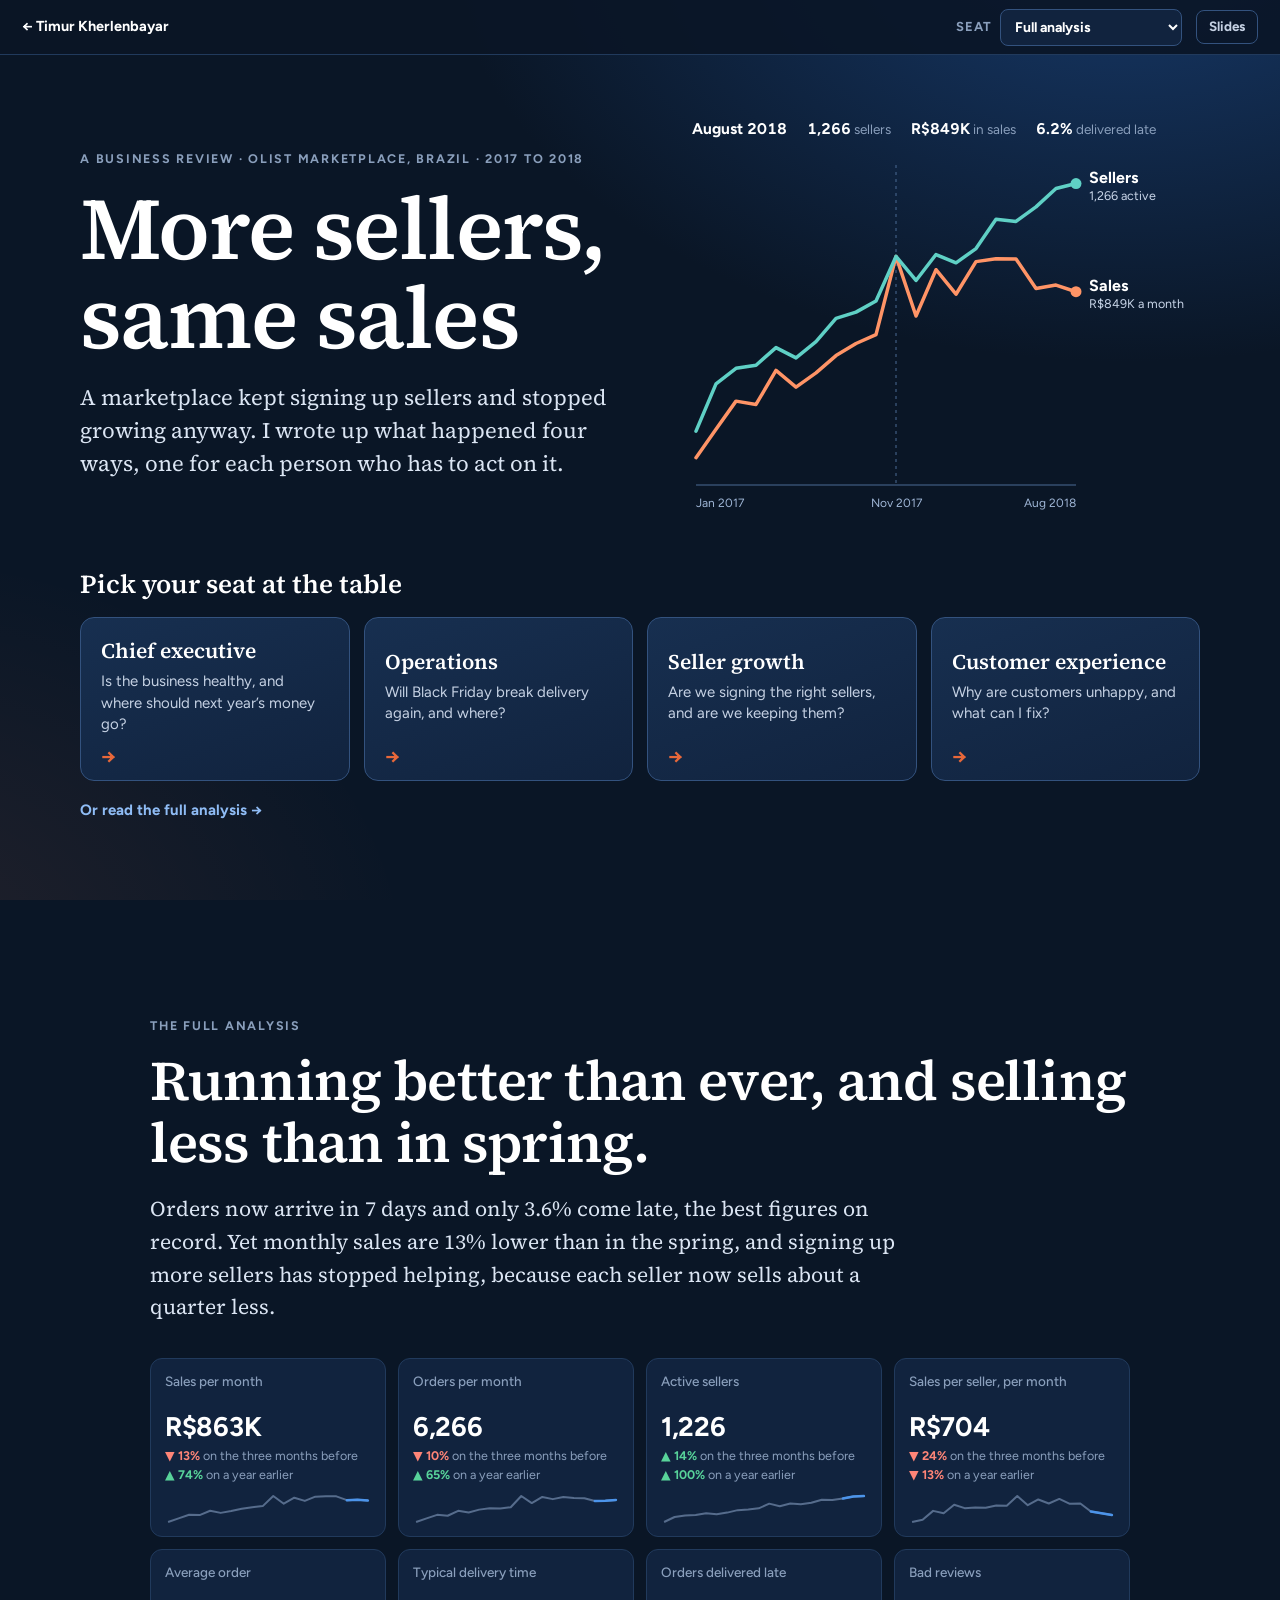
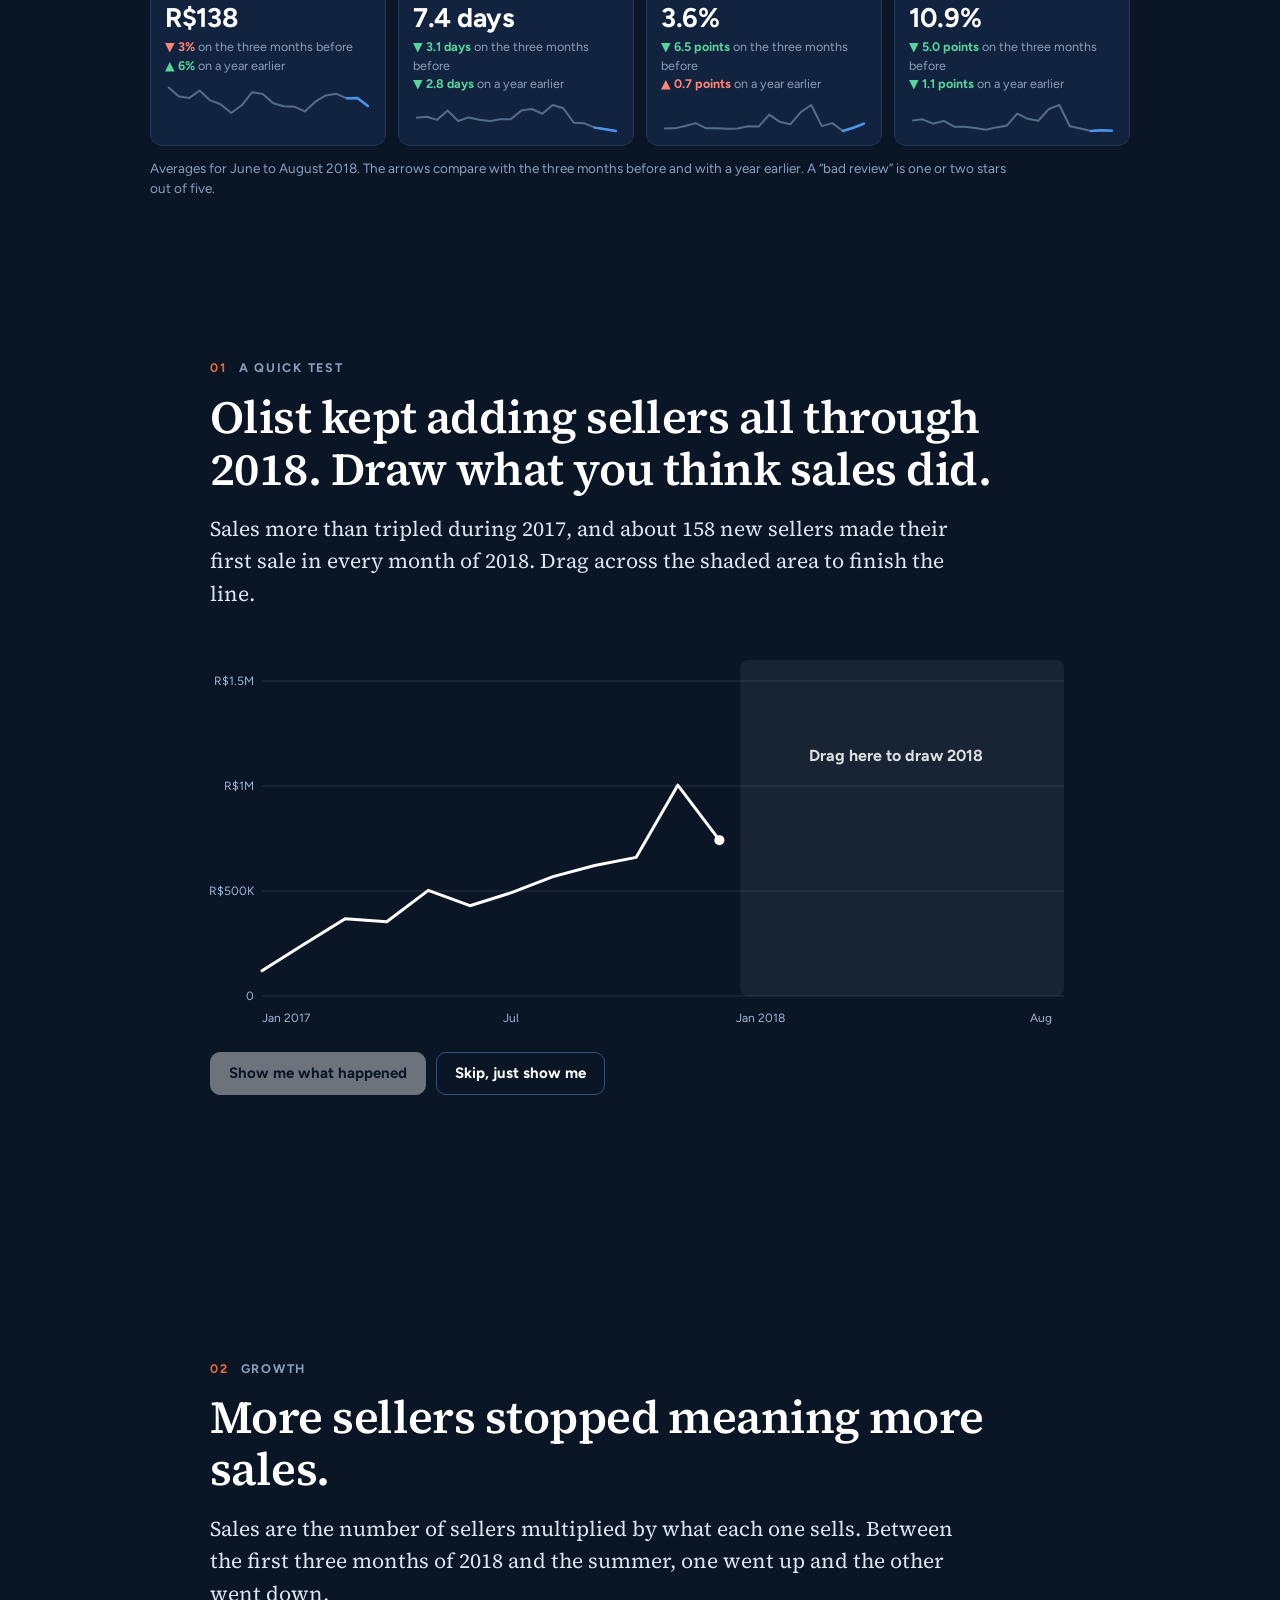
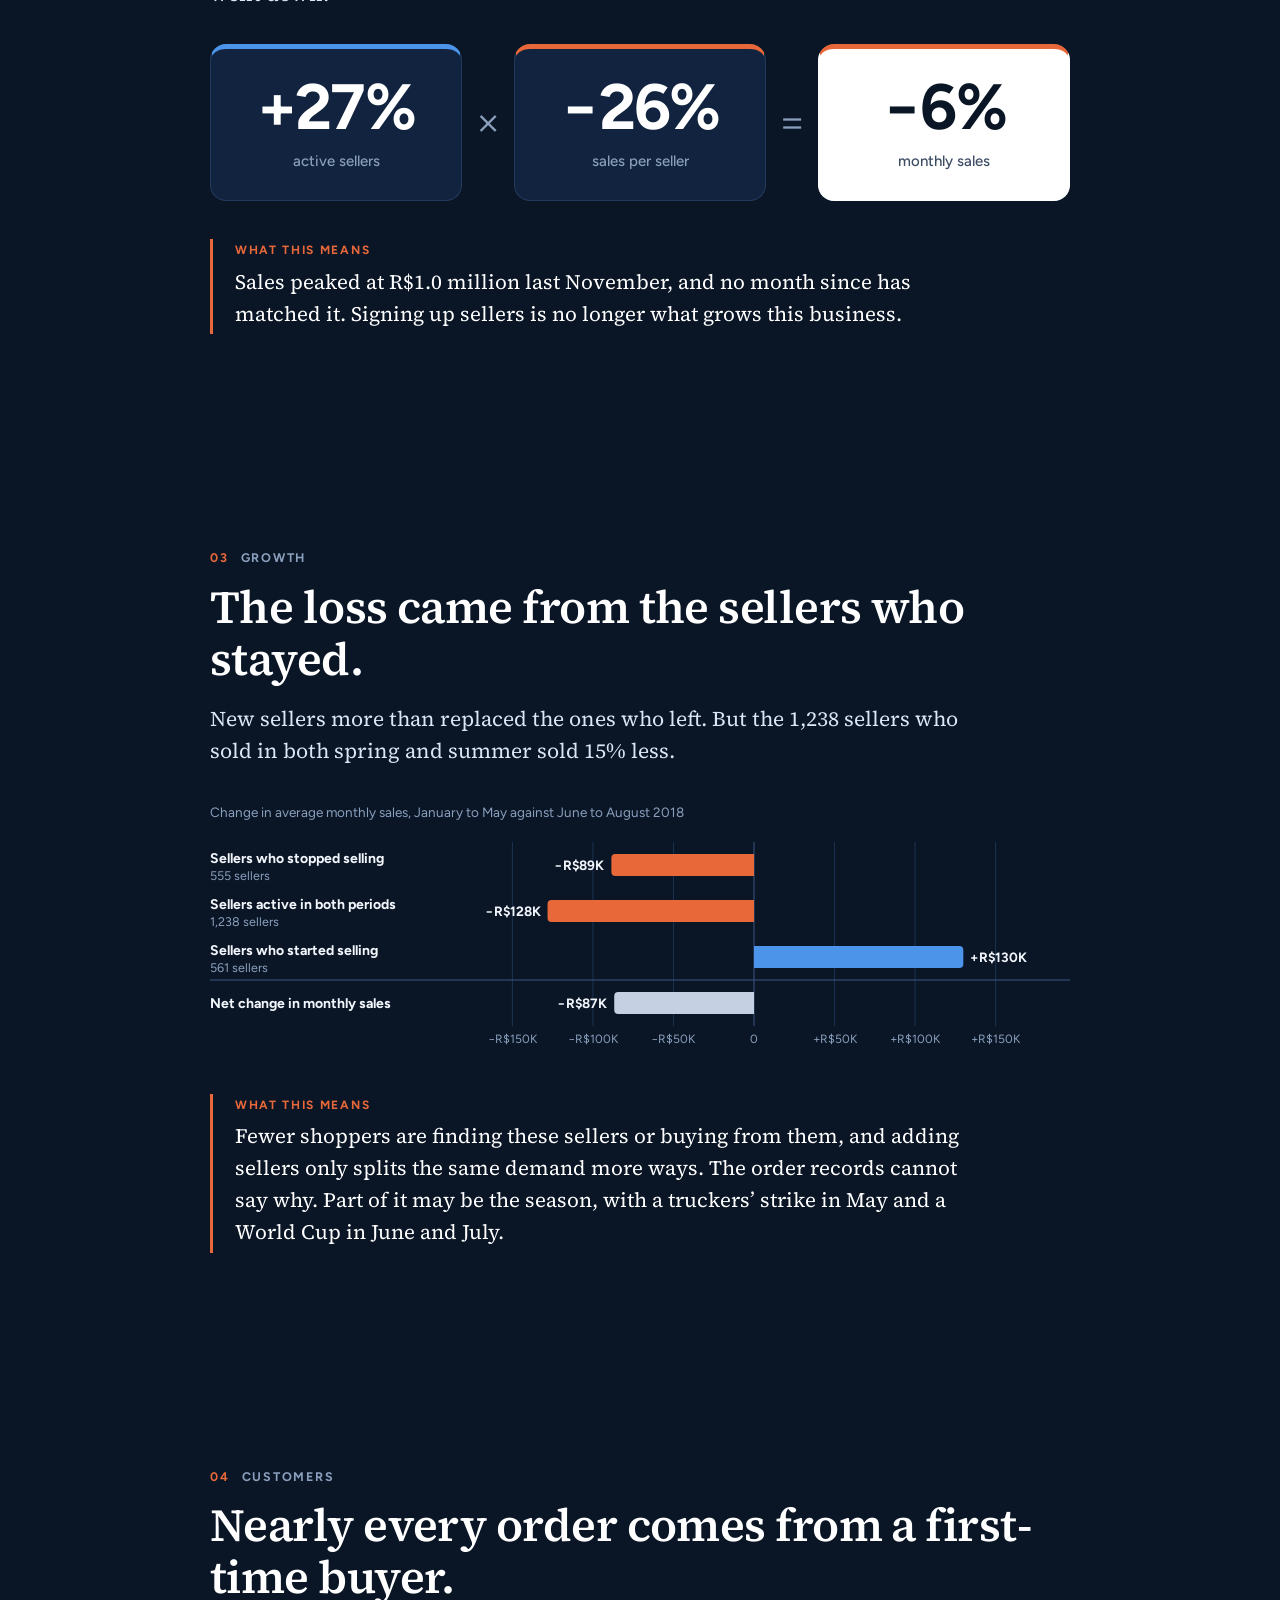
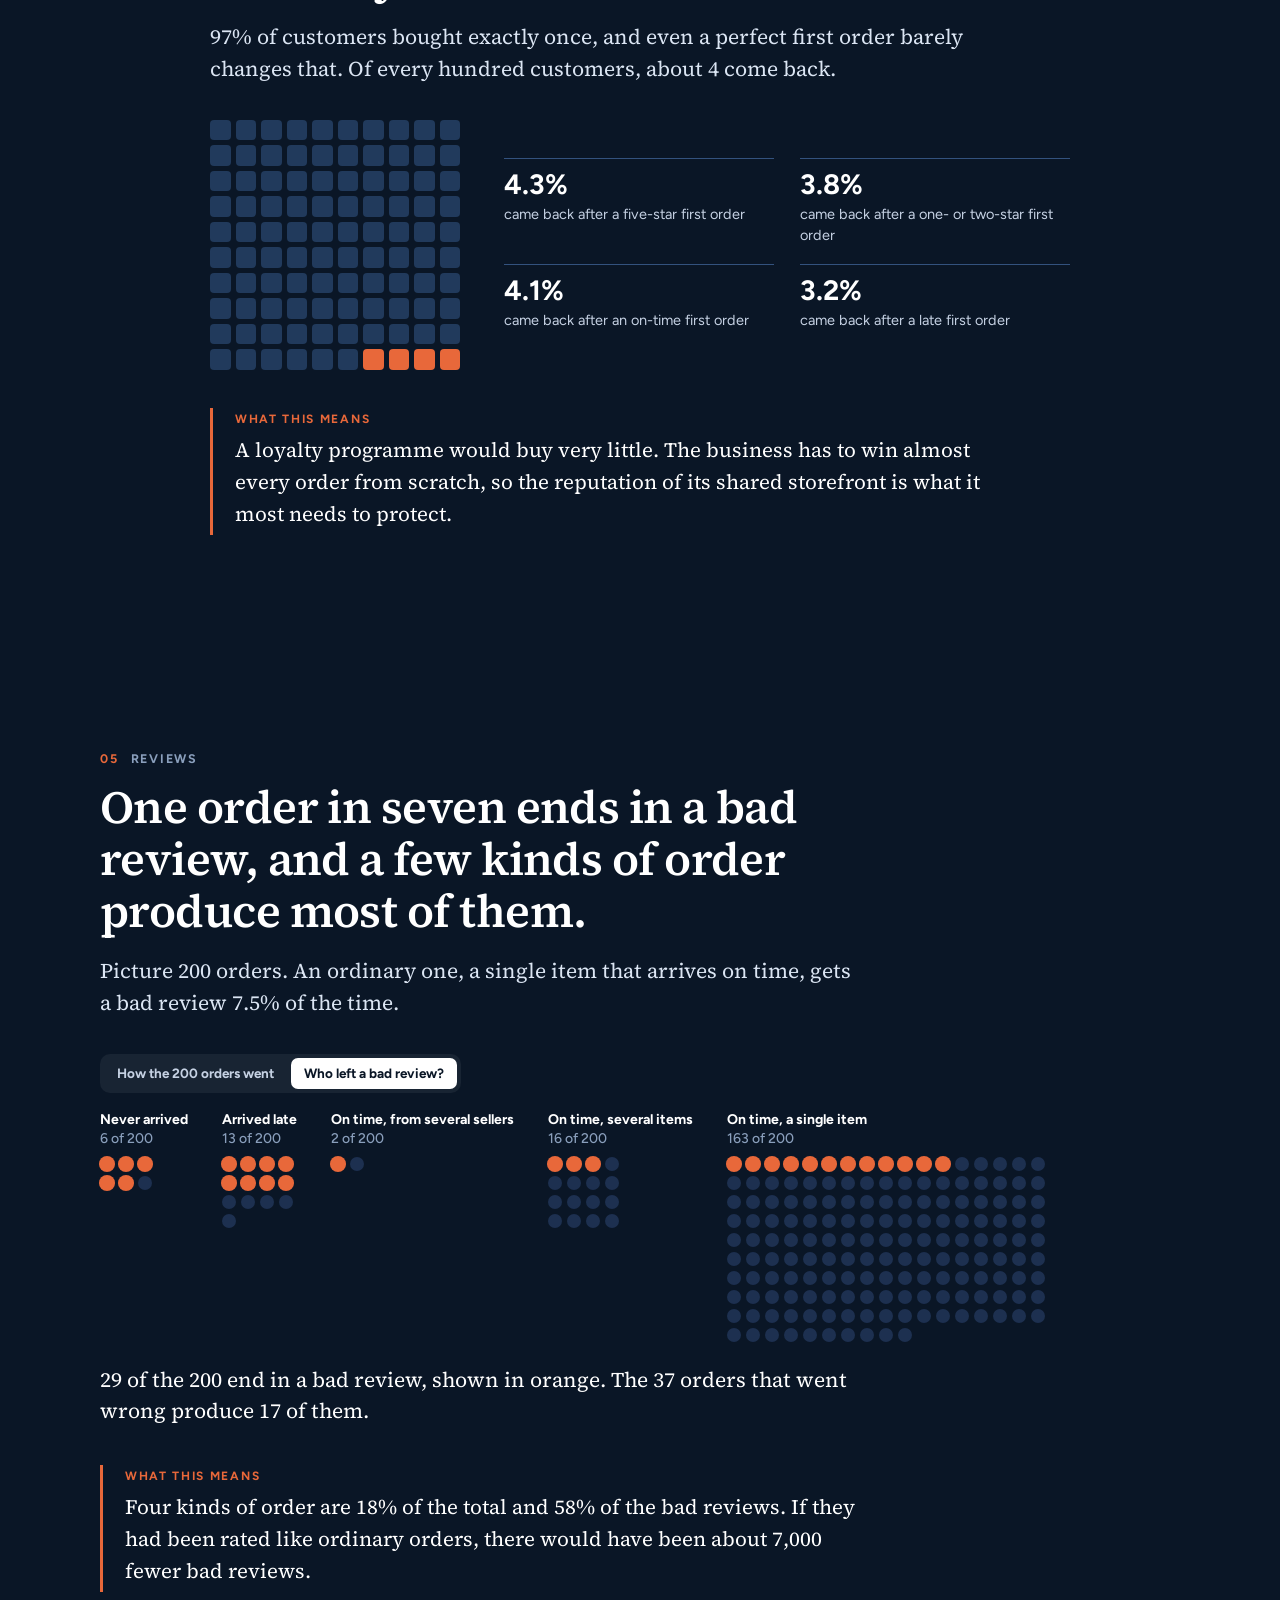
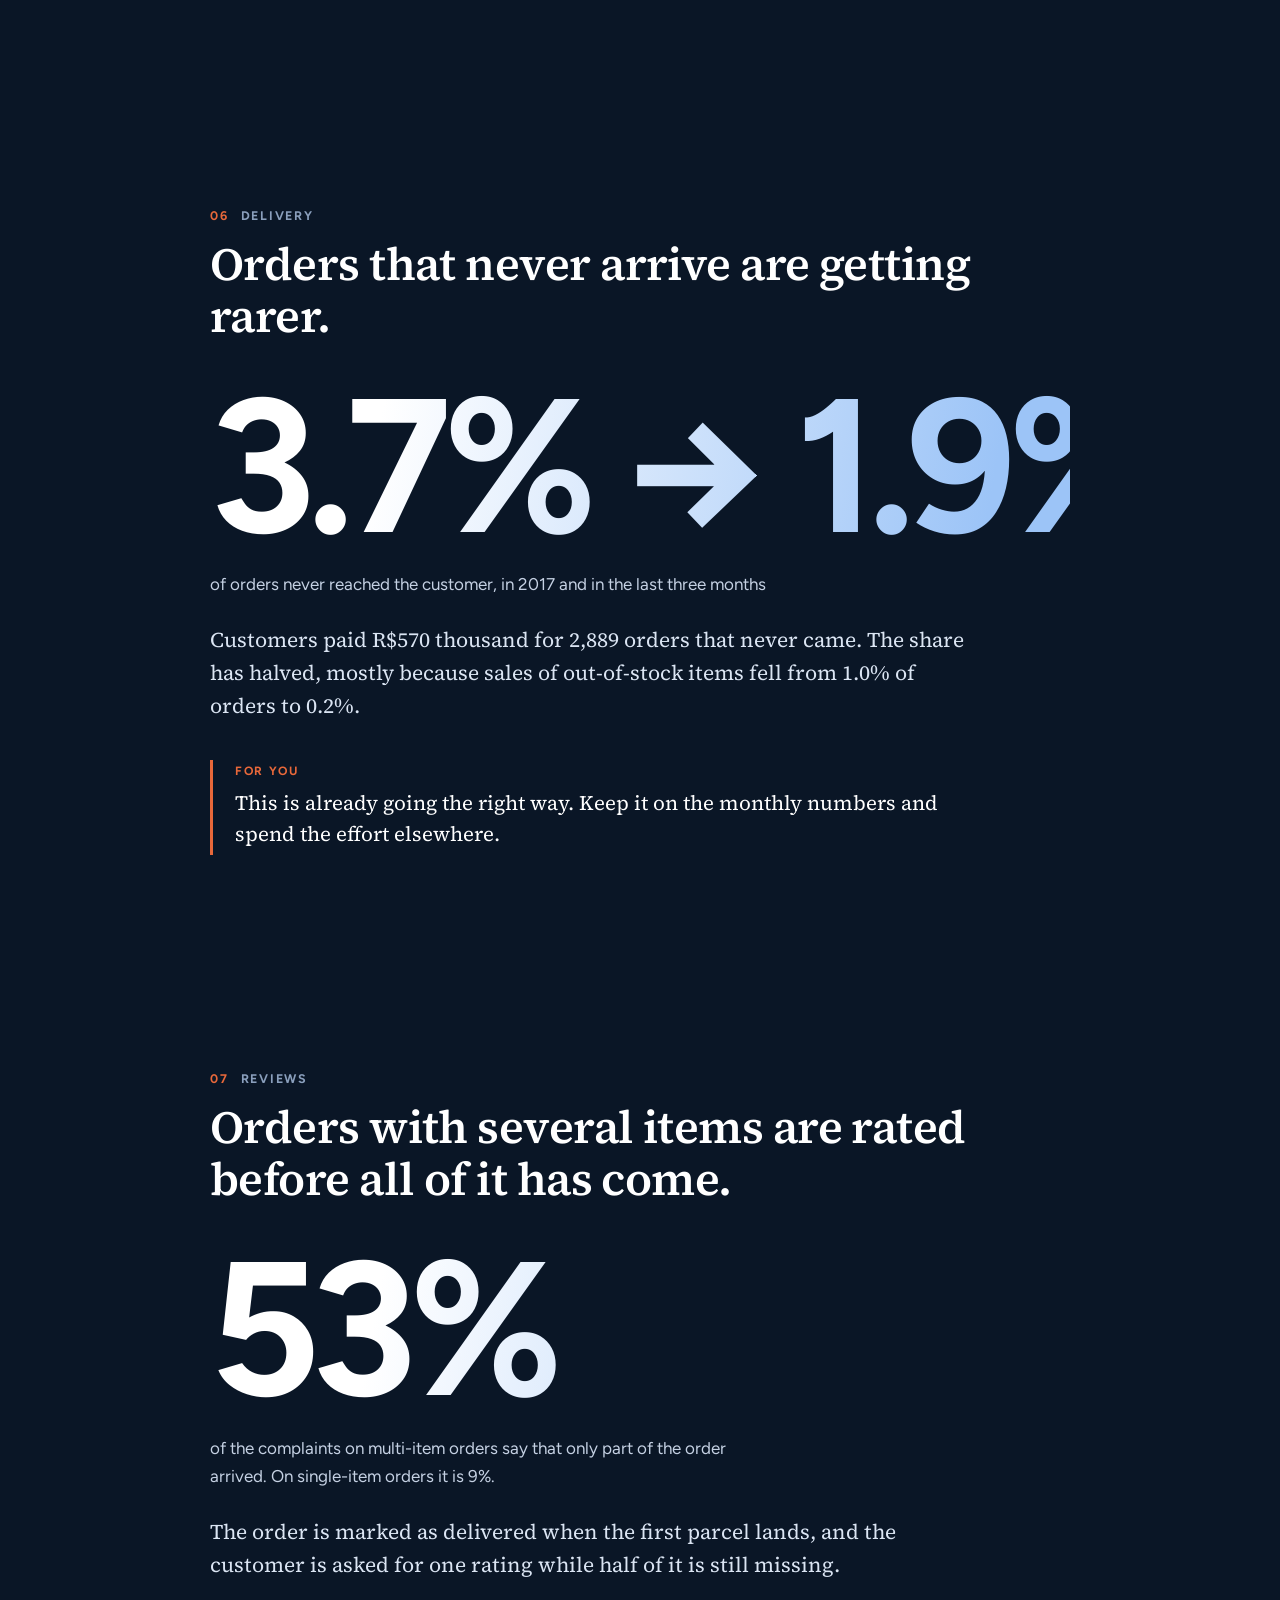
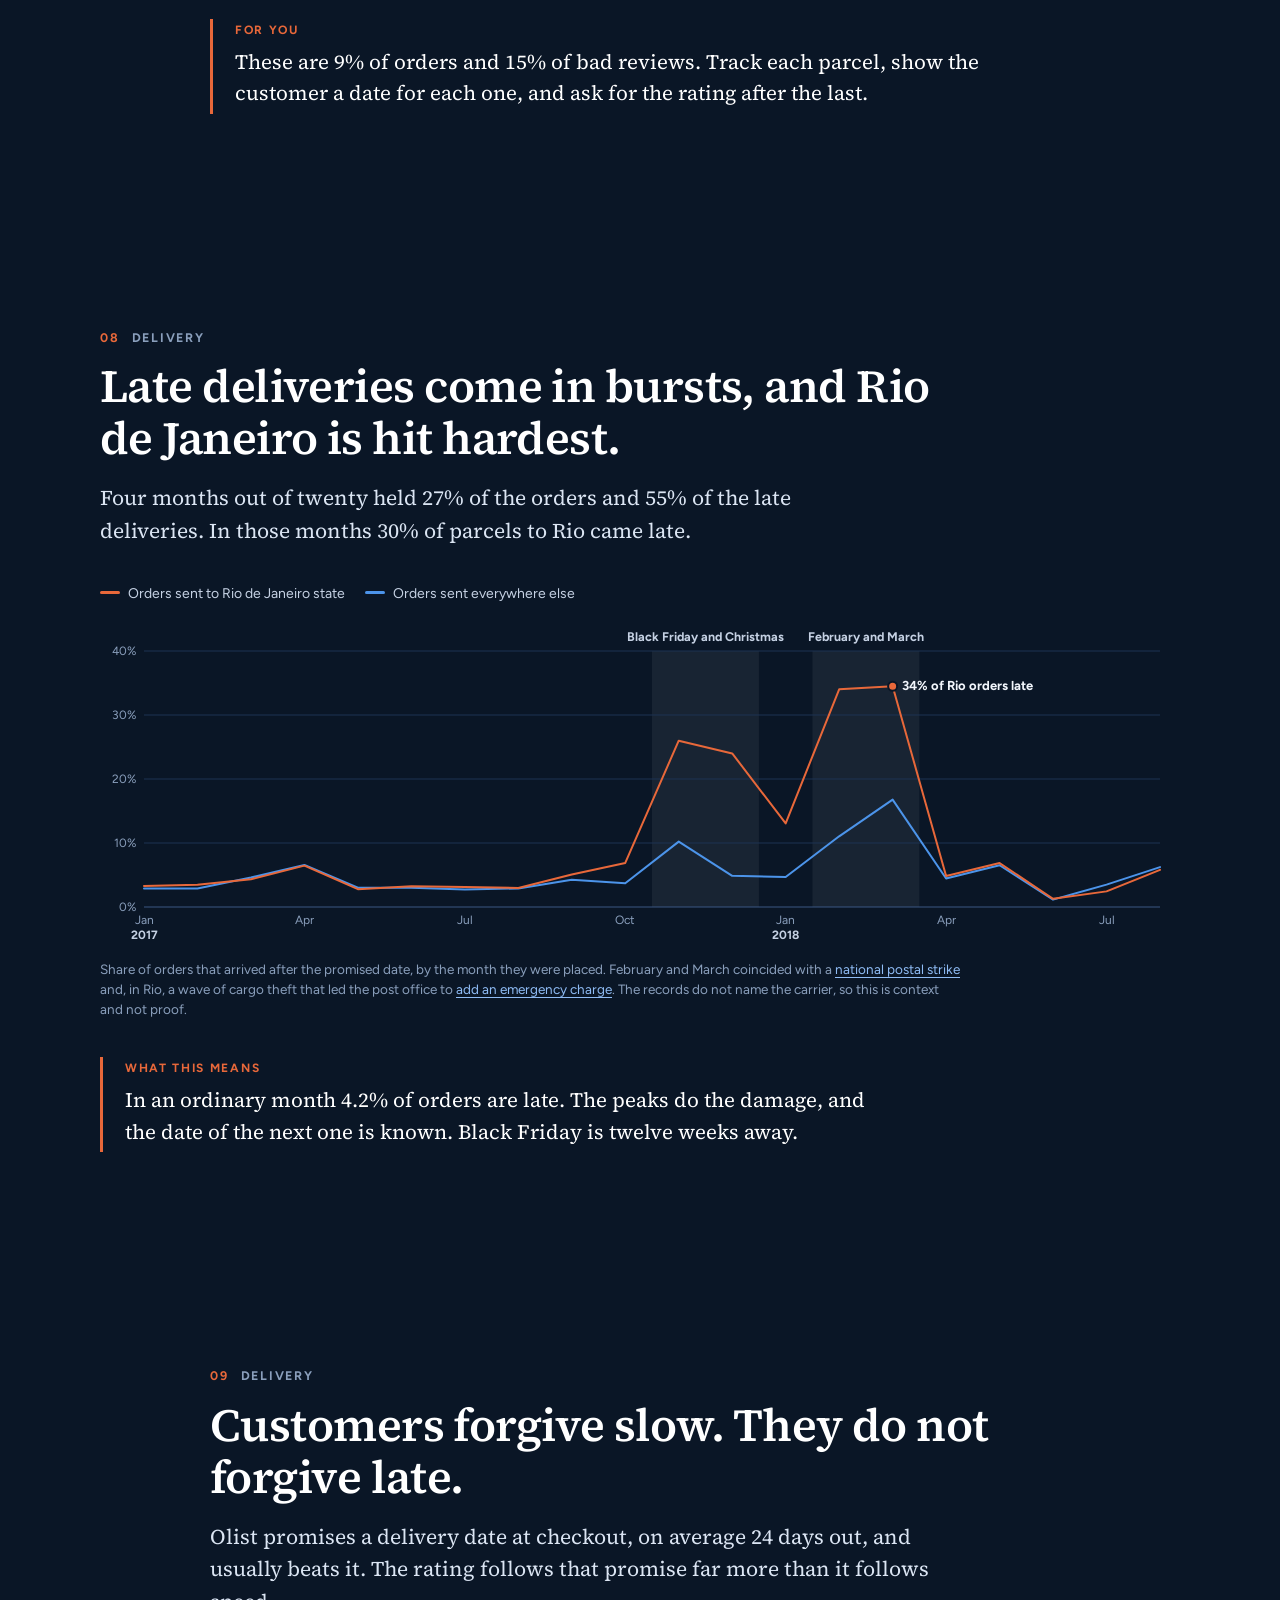
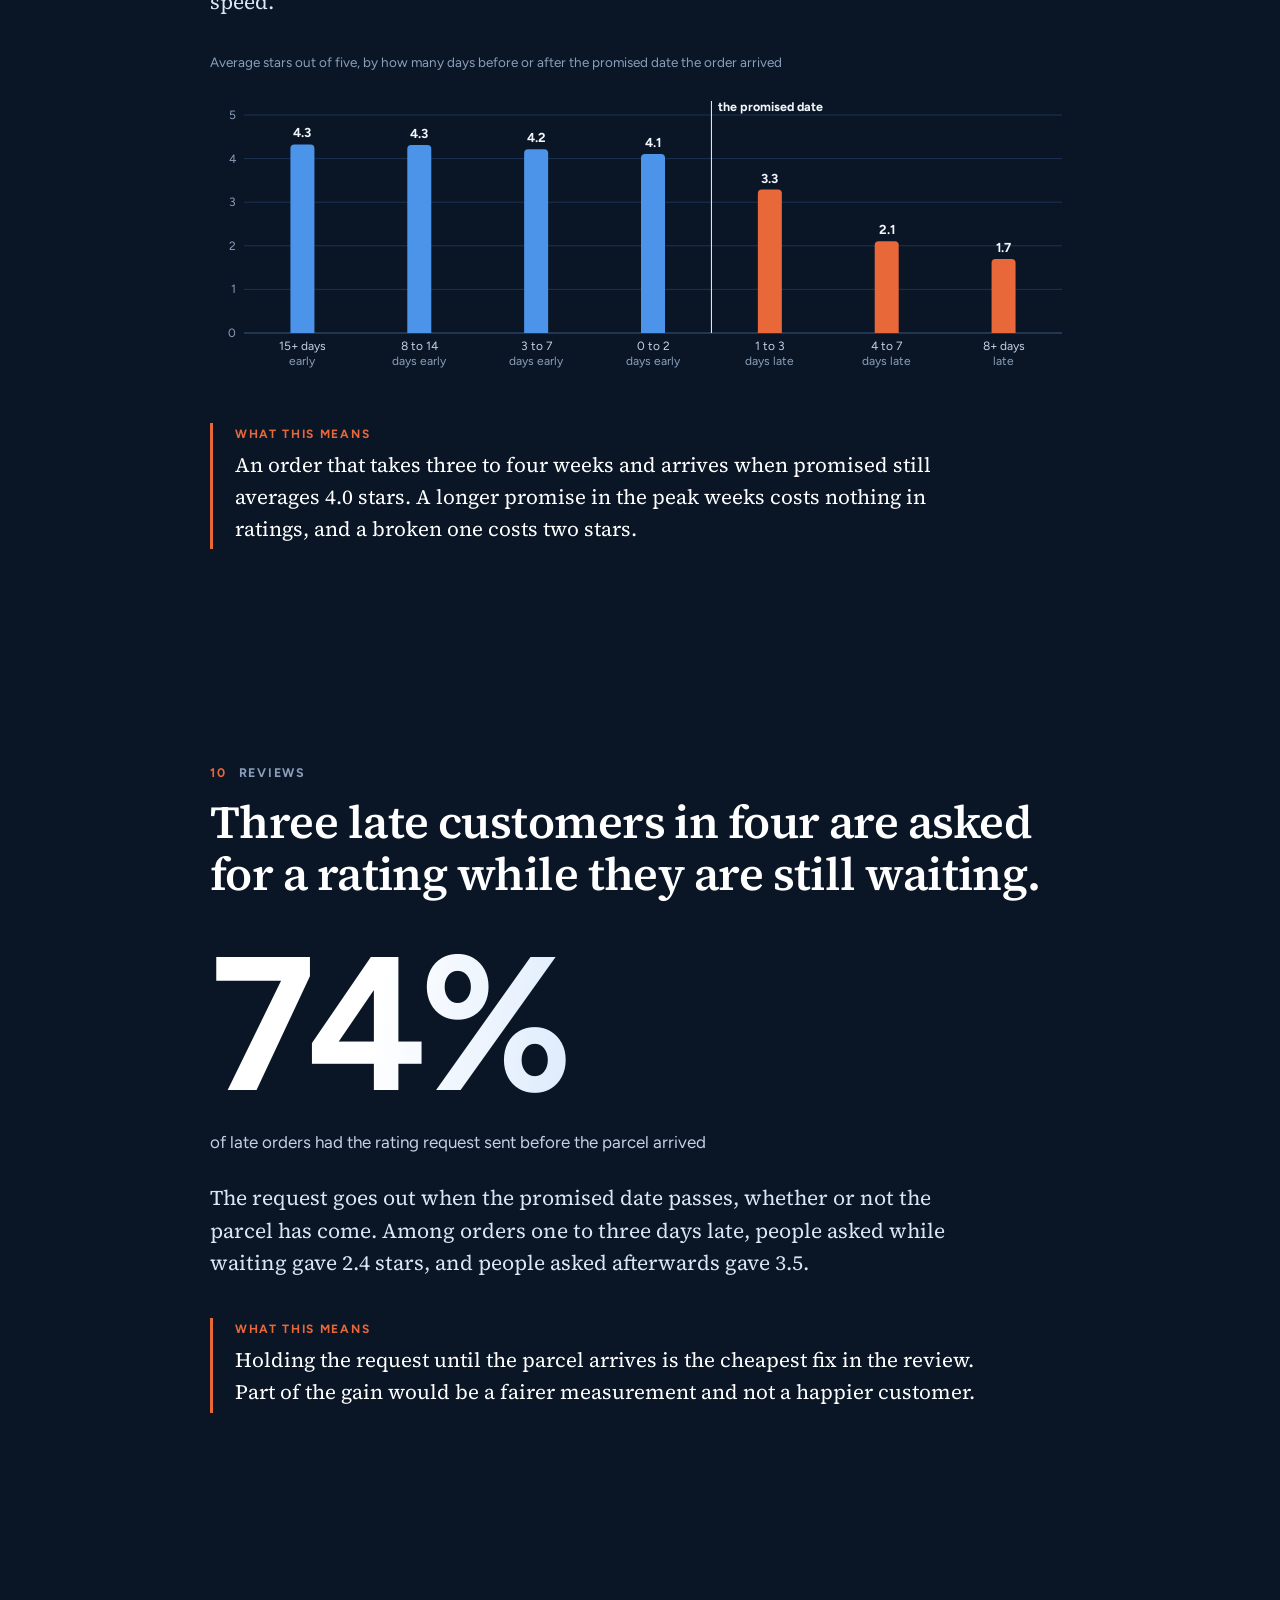
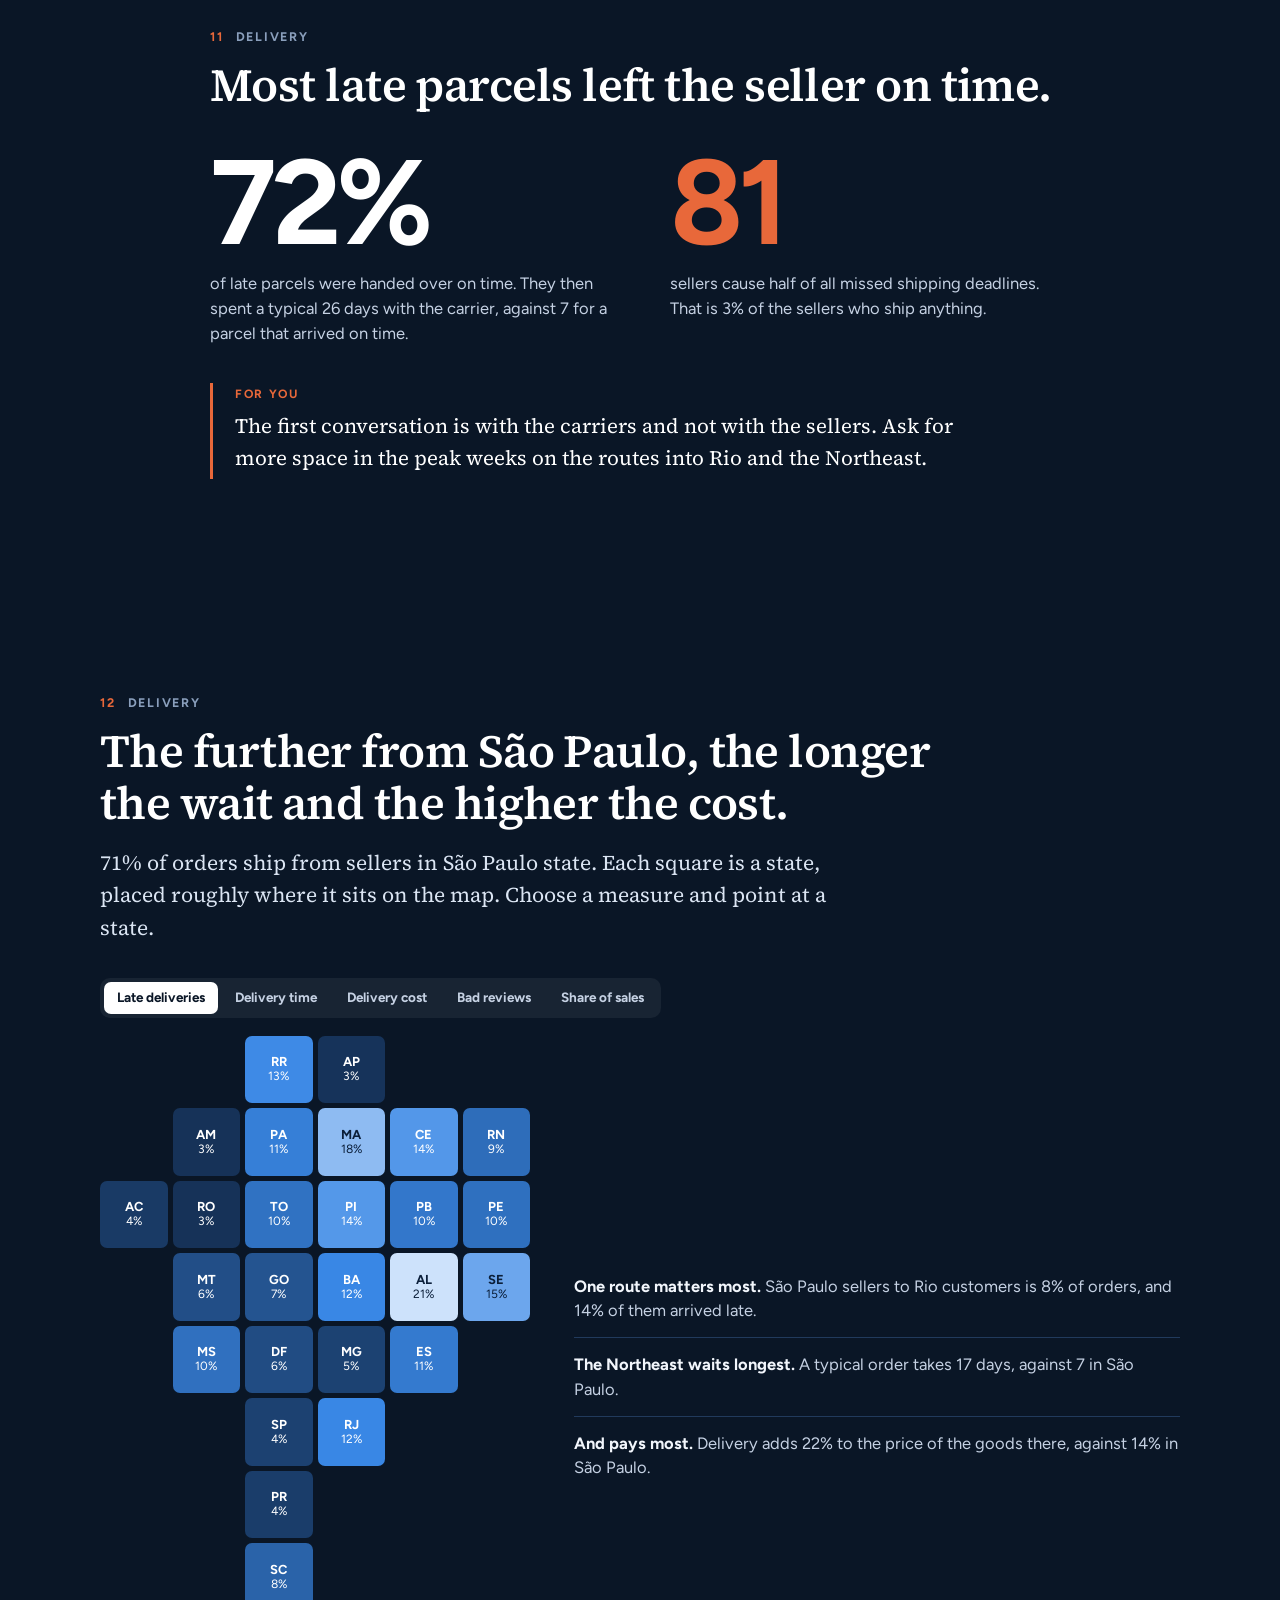
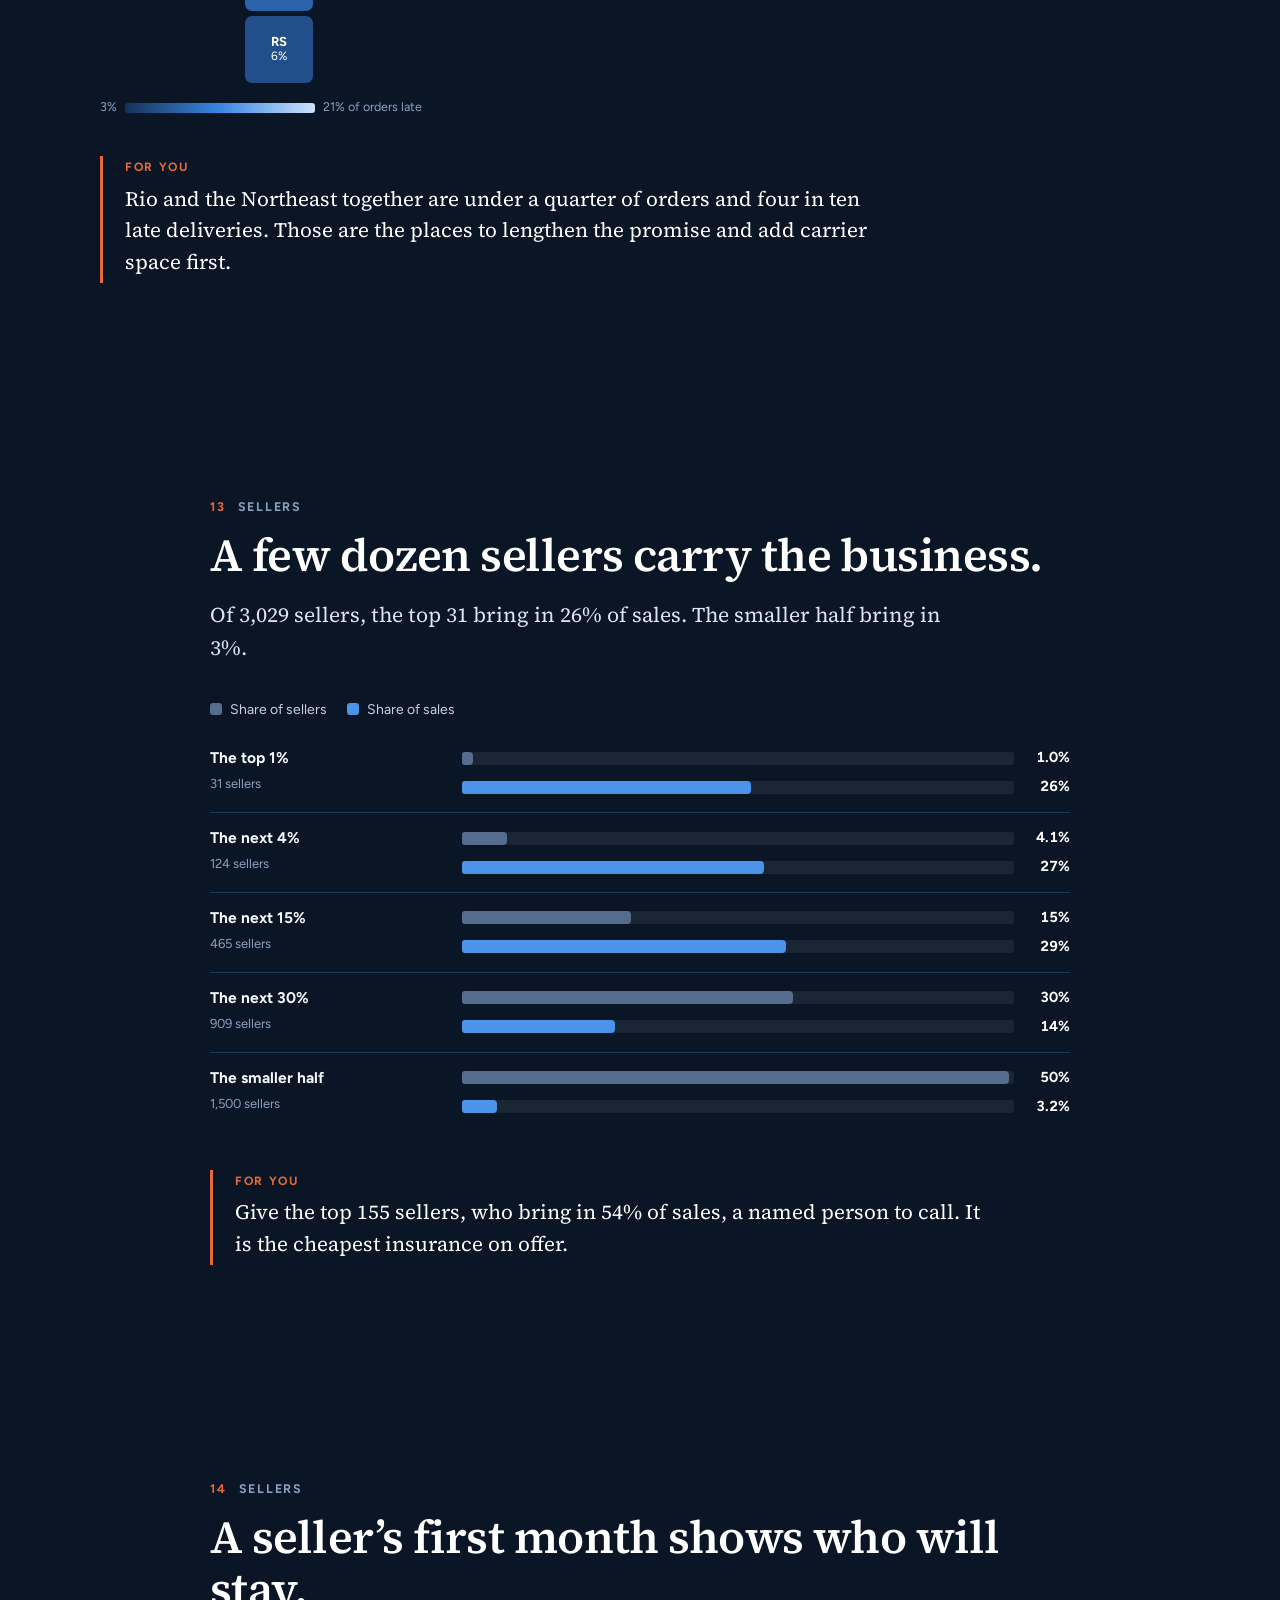
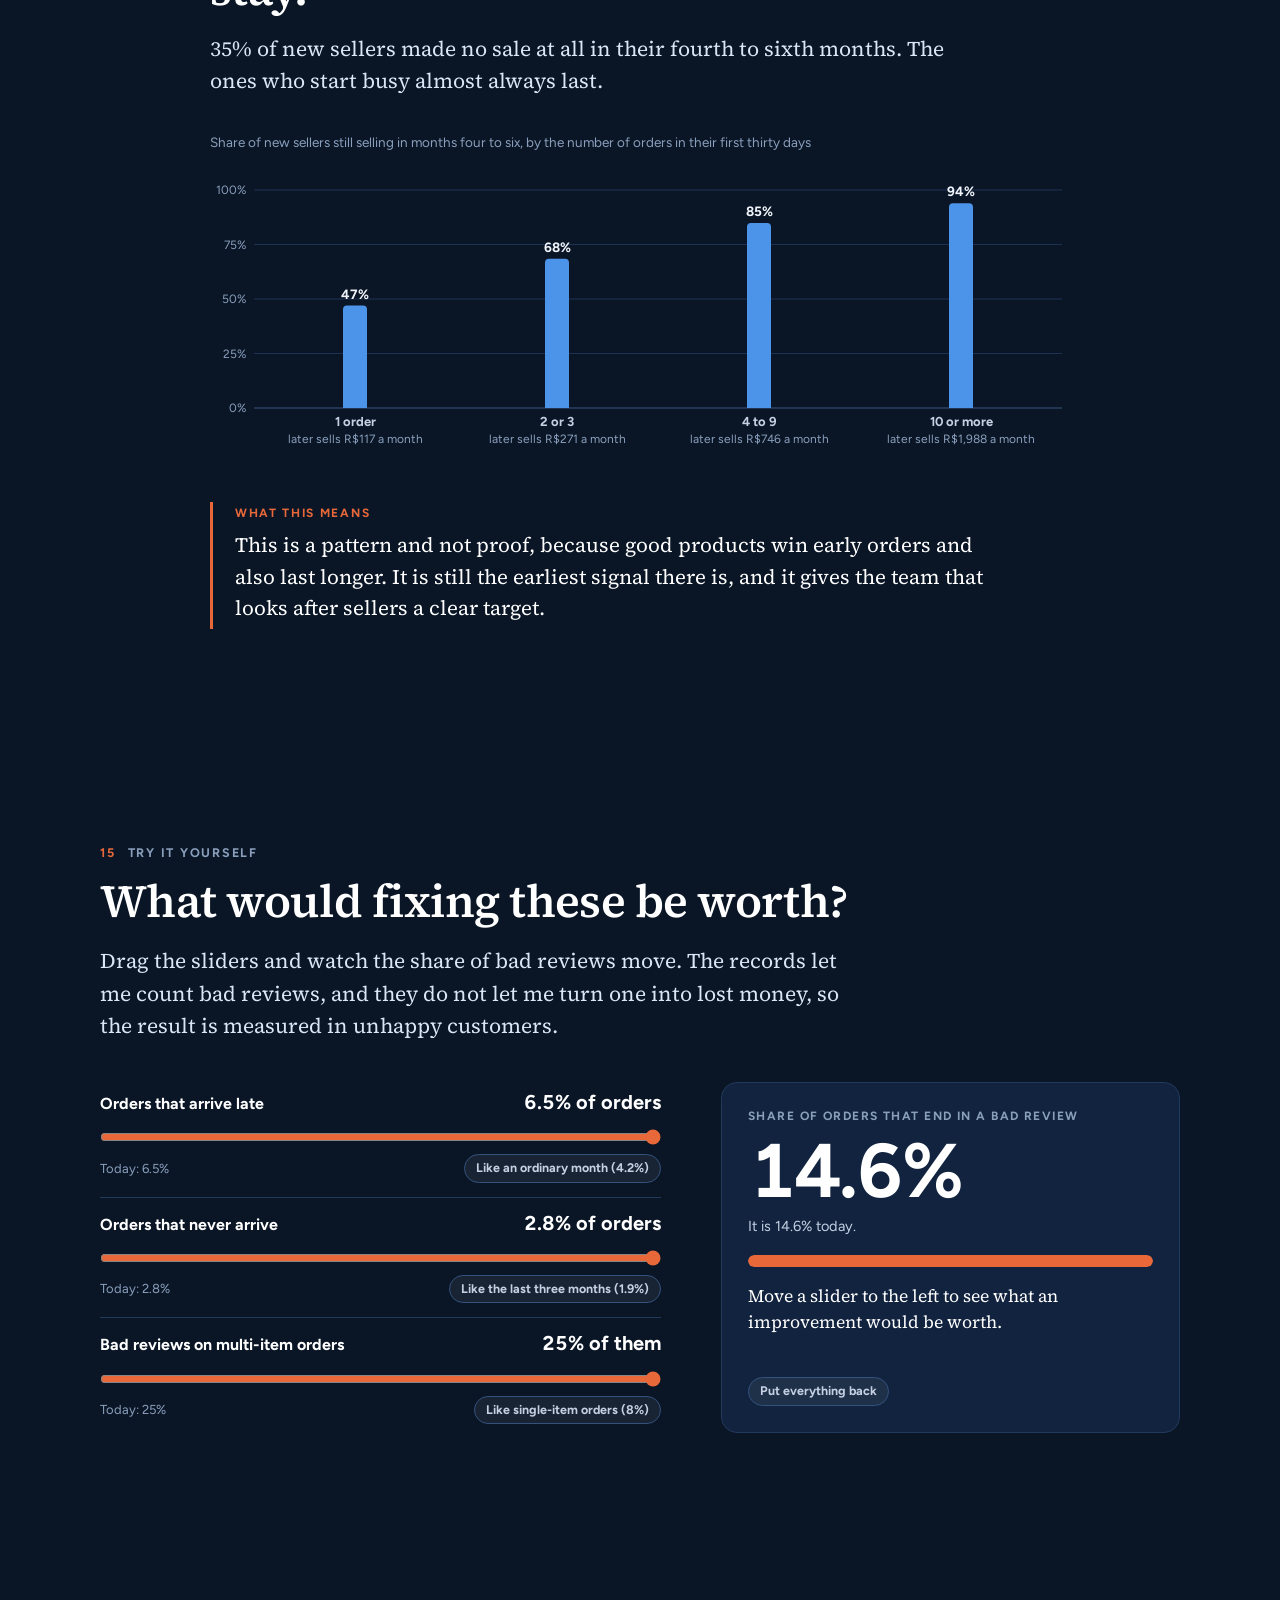
<file: projects/more-sellers-same-sales/index.html>
<!DOCTYPE html>
<html lang="en">
<head>
<meta charset="UTF-8">
<meta name="viewport" content="width=device-width,initial-scale=1,viewport-fit=cover">
<meta name="theme-color" content="#0a1626">
<meta name="description" content="A business review of the Brazilian marketplace Olist, built from about 100,000 real orders. It explains why adding sellers stopped lifting sales, where orders go wrong, and what to do about it. A data project by Timur Kherlenbayar.">
<meta property="og:title" content="More Sellers, Same Sales — Timur Kherlenbayar">
<meta property="og:description" content="A business review written for a leadership team, with an executive summary, the evidence behind it and four recommendations, built from about 100,000 real marketplace orders.">
<title>More Sellers, Same Sales — Timur Kherlenbayar</title>
<script>document.documentElement.classList.add('js');</script>
<link rel="icon" href="../../assets/favicon.svg" type="image/svg+xml">
<link rel="stylesheet" href="../../assets/fonts/type-home.css">
<style>
/* A dark page. Deep navy, one blue and one coral, and one idea on screen at a time.
   The reader picks a seat on the cover and the body attribute data-seat decides what shows. */
:root {
  color-scheme: dark;
  --bg: #0a1626; --panel: #11233e; --panel-2: #172f50;
  --ink: #f2f6fc; --ink-2: #c5d1e3; --muted: #8a9fbc;
  --rule: #213a5c; --rule-2: #33527e;
  --blue: #4c94ea; --orange: #e8683a; --aqua: #5fd0c5; --grey-mark: #566c8c;
  --good: #58d39a; --bad: #ff8577;
  --serif: "Source Serif 4", Georgia, "Times New Roman", serif;
  --sans: "Figtree", system-ui, -apple-system, "Segoe UI", sans-serif;
}
* { box-sizing: border-box; }
html { -webkit-text-size-adjust: 100%; scroll-padding-top: 70px; }
body { margin: 0; color: var(--ink-2); font: 17.5px/1.65 var(--sans); -webkit-font-smoothing: antialiased; overflow-x: hidden;
  background: radial-gradient(1100px 700px at 88% -8%, #173a6b 0%, transparent 62%) fixed, radial-gradient(900px 700px at -10% 108%, rgba(255, 138, 92, .10) 0%, transparent 60%) fixed, var(--bg); }
a { color: #8fbcf5; text-underline-offset: 3px; }
a:hover { color: #fff; }
p { margin: 0 0 1.1em; }
strong, b { color: var(--ink); font-weight: 700; }
h1, h2, h3 { color: #fff; margin: 0; }
.pad { padding-left: max(22px, env(safe-area-inset-left, 0px)); padding-right: max(22px, env(safe-area-inset-right, 0px)); }
.wide { max-width: 1120px; margin: 0 auto; }
.wrap { max-width: 860px; margin: 0 auto; }
.label, .kicker { font: 700 12.5px/1.3 var(--sans); letter-spacing: .14em; text-transform: uppercase; color: var(--muted); margin: 0; }
:focus-visible { outline: 2px solid var(--orange); outline-offset: 3px; border-radius: 4px; }
#progress { position: fixed; top: 0; left: 0; z-index: 40; width: 100%; height: 3px; background: var(--orange); transform-origin: 0 50%; transform: scaleX(0); }

/* Things arrive as you scroll: text rises, visuals rise and settle, the takeaway slides in from the side. */
.js .anim { opacity: 0; transform: translateY(28px); transition: opacity .8s ease, transform .9s cubic-bezier(.2, .7, .2, 1); }
.js .kicker.anim { transform: translateY(12px); }
.js .vis.anim { transform: translateY(40px) scale(.97); transition-delay: .1s; }
.js .for.anim, .js .measure.anim { transform: translateX(-34px); transition-delay: .15s; }
.js .decide li.anim:nth-child(2) { transition-delay: .12s; }
.js .decide li.anim:nth-child(3) { transition-delay: .24s; }
.js .anim.in { opacity: 1; transform: none; }
.grow { transform-box: fill-box; transform-origin: 50% 100%; transition: transform .9s cubic-bezier(.2, .8, .2, 1) .2s; }
.js .anim:not(.in) .grow { transform: scaleY(0); }
.draw { stroke-dasharray: 1; stroke-dashoffset: 0; transition: stroke-dashoffset 2.2s ease .2s; }
.js .anim:not(.in) .draw { stroke-dashoffset: 1; }
.pop { transition: opacity .5s ease 1.8s; }
.js .anim:not(.in) .pop { opacity: 0; }
.meter .fill { transition: width 1s cubic-bezier(.2, .8, .2, 1) .25s; }
.js .anim:not(.in) .meter .fill { width: 0 !important; }
.waffle i.back { transition: background-color .4s ease 1s, transform .4s ease 1s; }
.js .anim:not(.in) .waffle i.back { background: var(--rule); transform: scale(.6); }
.js .anim:not(.in) .eq-tile, .js .anim:not(.in).eq > i { opacity: 0; transform: translateY(16px); }
.eq-tile, .eq > i { transition: opacity .6s ease, transform .6s ease; }
.eq-tile:nth-of-type(2), .eq > i:nth-of-type(1) { transition-delay: .35s; }
.eq > i:nth-of-type(2) { transition-delay: .7s; }
.eq-tile:nth-of-type(3) { transition-delay: .9s; }

/* Top bar */
.bar { position: sticky; top: 0; z-index: 30; background: rgba(10, 22, 38, .9); border-bottom: 1px solid var(--rule); }
.bar-in { max-width: 1240px; margin: 0 auto; display: flex; align-items: center; gap: 14px; height: 54px; }
.bar a.home { font-weight: 700; color: #fff; text-decoration: none; white-space: nowrap; font-size: 14.5px; margin-right: auto; }
.seat-pick { display: flex; align-items: center; gap: 8px; font-size: 13px; color: var(--muted); font-weight: 700; letter-spacing: .08em; text-transform: uppercase; }
.seat-pick select { font: 700 14px/1 var(--sans); color: #fff; background: var(--panel); border: 1px solid var(--rule-2); border-radius: 8px; padding: 8px 10px; cursor: pointer; text-transform: none; letter-spacing: 0; }
.btn { font: 700 13.5px/1 var(--sans); color: var(--ink-2); background: transparent; border: 1px solid var(--rule-2); border-radius: 8px; padding: 9px 12px; cursor: pointer; white-space: nowrap; }
.btn:hover { color: #fff; border-color: var(--blue); }
.cta { display: inline-block; font: 700 15px/1 var(--sans); color: #0a1626; background: #fff; border: 1px solid #fff; border-radius: 10px; padding: 13px 18px; text-decoration: none; cursor: pointer; transition: transform .15s ease, background-color .15s ease; }
.cta:hover { transform: translateY(-2px); background: #dfeaf9; color: #0a1626; }
.cta.ghost { background: transparent; color: #fff; border-color: var(--rule-2); }
.cta.ghost:hover { background: rgba(255, 255, 255, .08); color: #fff; }
.cta[hidden] { display: none; }
.cta[disabled] { opacity: .4; cursor: not-allowed; transform: none; }

/* Cover */
.cover { min-height: calc(100vh - 54px); display: flex; align-items: center; padding-top: 40px; padding-bottom: 56px; }
.cover > .wide { width: 100%; }
.hero { display: grid; grid-template-columns: minmax(0, 1.05fr) minmax(0, .95fr); gap: clamp(24px, 4vw, 60px); align-items: center; }
.cover h1 { font: 600 clamp(44px, 7vw, 88px)/1.02 var(--serif); letter-spacing: -.018em; margin: 16px 0 18px; }
.dek { font: 400 clamp(18.5px, 2vw, 22px)/1.5 var(--serif); color: #dbe5f3; max-width: 560px; margin: 0; }
.hero-fig { margin: 0; }
.hero-read { display: flex; flex-wrap: wrap; gap: 4px 20px; min-height: 1.7em; margin-bottom: 8px; font-size: 13.5px; color: var(--muted); }
.hero-read b { color: #fff; font-size: 15.5px; font-variant-numeric: tabular-nums; }
#hero-chart { cursor: ew-resize; }
.seats { margin-top: clamp(30px, 6vh, 64px); }
.seats-label { font: 600 clamp(20px, 2.2vw, 26px)/1.2 var(--serif); color: #fff; margin: 0 0 16px; }
.seat-grid { display: grid; grid-template-columns: repeat(4, 1fr); gap: 14px; }
.seat { position: relative; text-align: left; font: inherit; color: var(--ink-2); background: linear-gradient(160deg, var(--panel-2), var(--panel)); border: 1px solid var(--rule-2); border-radius: 14px; padding: 20px 20px 44px; cursor: pointer; transition: transform .2s ease, border-color .2s ease, box-shadow .2s ease; }
.seat b { display: block; font: 600 21px/1.2 var(--serif); color: #fff; margin-bottom: 8px; }
.seat span { display: block; font-size: 15px; line-height: 1.45; }
.seat i { position: absolute; left: 20px; bottom: 14px; font: 700 20px/1 var(--sans); color: var(--orange); font-style: normal; transition: transform .2s ease; }
.seat:hover, .seat[aria-pressed="true"] { transform: translateY(-5px); border-color: var(--orange); box-shadow: 0 18px 40px -22px rgba(255, 138, 92, .7); }
.seat:hover i { transform: translateX(8px); }
.seat-all { margin-top: 16px; font: 700 15px/1 var(--sans); color: #8fbcf5; background: none; border: 0; padding: 6px 0; cursor: pointer; }
.seat-all:hover { color: #fff; }

/* What shows for which seat */
.brief, .ask, .for { display: none; }
body[data-seat="ceo"] [data-seat~="ceo"], body[data-seat="ops"] [data-seat~="ops"], body[data-seat="sellers"] [data-seat~="sellers"],
body[data-seat="cx"] [data-seat~="cx"], body[data-seat="full"] [data-seat~="full"] { display: block; }
body[data-seat="ceo"] .mod:not([data-seats~="ceo"]), body[data-seat="ops"] .mod:not([data-seats~="ops"]), body[data-seat="sellers"] .mod:not([data-seats~="sellers"]),
body[data-seat="cx"] .mod:not([data-seats~="cx"]), body[data-seat="full"] .mod:not([data-seats~="full"]) { display: none; }
body[data-seat="full"] [data-hide="full"] { display: none; }

/* The opening for a seat */
#brief { scroll-margin-top: 54px; }
.brief { max-width: 980px; margin: 0 auto; padding: clamp(70px, 13vh, 140px) 0 clamp(30px, 6vh, 60px); }
.brief h2, .ask h2 { font: 600 clamp(30px, 4.6vw, 56px)/1.1 var(--serif); letter-spacing: -.015em; margin: 16px 0 20px; }
.lede { font: 400 clamp(18.5px, 1.9vw, 21px)/1.55 var(--serif); color: #dbe5f3; max-width: 760px; }
.nums { display: grid; grid-template-columns: repeat(3, 1fr); gap: 28px; margin-top: 44px; border-top: 1px solid var(--rule); padding-top: 30px; }
.nums b { display: block; font: 700 clamp(40px, 5.4vw, 68px)/1 var(--sans); letter-spacing: -.03em; color: #fff; white-space: nowrap; }
.nums div:nth-child(1) b { color: var(--orange); }
.nums span { display: block; margin-top: 10px; font-size: 15.5px; line-height: 1.45; color: var(--ink-2); max-width: 260px; }

/* A chapter: one headline, one visual, one takeaway */
#story { counter-reset: ch; }
.mod { counter-increment: ch; padding: clamp(64px, 12vh, 130px) 0; scroll-margin-top: 30px; }
.mod-in { max-width: 860px; margin: 0 auto; }
.mod.widevis .mod-in { max-width: 1080px; }
.kicker .num::before { content: counter(ch, decimal-leading-zero); color: var(--orange); margin-right: 12px; }
.mod h2 { font: 600 clamp(28px, 3.8vw, 46px)/1.13 var(--serif); letter-spacing: -.012em; margin: 14px 0 18px; max-width: 860px; }
.vis { margin: 34px 0 0; }
.vis-title, .fig-note { font-size: 13.5px; color: var(--muted); line-height: 1.5; }
.vis-title { margin: 0 0 12px; }
.fig-note { margin: 12px 0 0; max-width: 860px; }
.for, .measure { margin: 38px 0 0; max-width: 780px; padding: 4px 0 4px 22px; border-left: 3px solid var(--orange); font: 400 clamp(18px, 1.8vw, 20.5px)/1.55 var(--serif); color: #fff; }
.for b { display: block; font: 700 12px/1.3 var(--sans); letter-spacing: .14em; text-transform: uppercase; color: var(--orange); margin-bottom: 8px; }
.measure { border-left-color: var(--blue); font-size: 17.5px; color: var(--ink-2); }
.bignum b { display: block; font: 700 clamp(76px, 15vw, 190px)/.95 var(--sans); letter-spacing: -.045em; white-space: nowrap; background: linear-gradient(100deg, #fff 20%, #9cc4f7 90%); -webkit-background-clip: text; background-clip: text; color: transparent; }
.bignum span { display: block; margin-top: 14px; font-size: 17px; color: var(--ink-2); max-width: 560px; }
.bignum + .lede { margin-top: 26px; }
.pairnum { display: grid; grid-template-columns: 1fr 1fr; gap: clamp(24px, 5vw, 60px); }
.pairnum b { display: block; font: 700 clamp(60px, 10vw, 120px)/.95 var(--sans); letter-spacing: -.04em; color: #fff; }
.pairnum div:last-child b { color: var(--orange); }
.pairnum span { display: block; margin-top: 12px; font-size: 16.5px; line-height: 1.5; color: var(--ink-2); }

/* Charts */
.chart { position: relative; }
.chart svg { display: block; overflow: visible; }
.chart text { font-family: var(--sans); }
.legend { display: flex; flex-wrap: wrap; gap: 6px 20px; font-size: 14px; color: var(--ink-2); margin: 0 0 12px; }
.legend i { display: inline-block; width: 12px; height: 12px; border-radius: 3px; margin-right: 8px; vertical-align: -1px; }
.legend i.line { height: 3px; width: 20px; border-radius: 2px; vertical-align: 4px; }
.scroll { overflow-x: auto; }
table { border-collapse: collapse; width: 100%; font-size: 14px; }
th, td { text-align: right; padding: 9px 10px; border-bottom: 1px solid var(--rule); white-space: nowrap; font-variant-numeric: tabular-nums; }
th:first-child, td:first-child { text-align: left; }
thead th { font-size: 12.5px; color: var(--muted); font-weight: 700; border-bottom: 1px solid var(--rule-2); vertical-align: bottom; white-space: normal; line-height: 1.3; }
td:first-child { color: #fff; font-weight: 500; }
#score th button { font: inherit; color: inherit; background: none; border: 0; padding: 0; cursor: pointer; text-align: inherit; }
#score th button:hover, #score th[aria-sort] button { color: #fff; }
#score th[aria-sort="descending"] button::after { content: " ↓"; }
#score th[aria-sort="ascending"] button::after { content: " ↑"; }
#score td .cellbar { display: inline-block; height: 8px; border-radius: 0 3px 3px 0; background: var(--orange); margin-left: 8px; opacity: .9; }
#score td.barcell { text-align: left; min-width: 130px; }
#score td.barcell span { display: inline-block; width: 44px; text-align: right; }
#score .pos { color: var(--good); font-weight: 700; }
#score .neg { color: var(--bad); font-weight: 700; }
.seg { display: inline-flex; flex-wrap: wrap; gap: 4px; background: rgba(255, 255, 255, .06); border-radius: 10px; padding: 4px; margin-bottom: 18px; }
.seg button { font: 700 13.5px/1 var(--sans); border: 0; background: transparent; color: var(--ink-2); padding: 9px 13px; border-radius: 7px; cursor: pointer; }
.seg button[aria-pressed="true"] { background: #fff; color: #0a1626; }
.meter { display: flex; align-items: center; gap: 10px; font-size: 14.5px; font-weight: 700; color: #fff; font-variant-numeric: tabular-nums; }
.meter .track { flex: 1; height: 13px; background: rgba(255, 255, 255, .07); border-radius: 3px; overflow: hidden; min-width: 30px; }
.meter .fill { display: block; height: 100%; border-radius: 0 4px 4px 0; background: var(--blue); }
.meter.grey .fill { background: var(--grey-mark); }
.meter span.v { width: 46px; text-align: right; }
.tiers .row { display: grid; grid-template-columns: minmax(150px, 1fr) 2.6fr; gap: 18px; align-items: center; padding: 13px 0; border-top: 1px solid var(--rule); }
.tiers .row:first-of-type { border-top: 0; }
.tiers .name b { display: block; font-size: 15.5px; line-height: 1.3; }
.tiers .name span { font-size: 13px; color: var(--muted); }
.tiers .bars { display: grid; gap: 5px; }
.cust { display: grid; grid-template-columns: 250px 1fr; gap: 44px; align-items: center; }
.waffle { display: grid; grid-template-columns: repeat(10, 1fr); gap: 5px; width: 250px; }
.waffle i { aspect-ratio: 1; border-radius: 4px; background: var(--rule); }
.waffle i.back { background: var(--orange); }
.facts { display: grid; grid-template-columns: 1fr 1fr; gap: 18px 26px; margin: 0; }
.facts div { border-top: 1px solid var(--rule-2); padding-top: 10px; }
.facts dt { font: 700 28px/1.1 var(--sans); color: #fff; }
.facts dd { margin: 4px 0 0; font-size: 14.5px; line-height: 1.45; }
.eq { display: grid; grid-template-columns: 1fr auto 1fr auto 1fr; gap: 16px; align-items: center; }
.eq > i { font: 400 38px/1 var(--serif); color: var(--muted); font-style: normal; }
.eq-tile { background: var(--panel); border: 1px solid var(--rule); border-radius: 16px; padding: 26px 18px; text-align: center; border-top: 5px solid var(--blue); }
.eq-tile.down { border-top-color: var(--orange); }
.eq-tile.total { background: #fff; border-color: #fff; border-top-color: var(--orange); }
.eq-tile b { display: block; font: 700 clamp(36px, 5.6vw, 64px)/1 var(--sans); color: #fff; letter-spacing: -.025em; }
.eq-tile span { display: block; margin-top: 10px; font-size: 15px; color: var(--muted); font-weight: 500; }
.eq-tile.total b { color: #0a1626; }
.eq-tile.total span { color: #3c4c63; }
.dots { display: flex; flex-wrap: wrap; gap: 24px 34px; align-items: flex-start; }
.dgroup-head { font-size: 14px; line-height: 1.3; color: #fff; font-weight: 700; margin-bottom: 9px; }
.dgroup-head span { display: block; font-weight: 500; color: var(--muted); }
.dgrid { display: grid; gap: 5px; }
.dgrid i { width: 14px; height: 14px; border-radius: 50%; background: #3a4f70; transition: background-color .35s ease, transform .35s ease; }
.dgroup.wrong .dgrid i { background: var(--blue); }
.dots.show-bad .dgrid i.b { background: var(--orange); transform: scale(1.15); }
.dots.show-bad .dgrid i:not(.b) { background: #1d3050; }
.dots-say { font: 400 clamp(18px, 1.9vw, 21px)/1.5 var(--serif); color: #fff; margin: 22px 0 0; min-height: 3em; max-width: 780px; }
.map-wrap { display: grid; grid-template-columns: minmax(0, 430px) 1fr; gap: 44px; align-items: center; }
.tiles { display: grid; grid-template-columns: repeat(6, 1fr); gap: 5px; }
.tile { aspect-ratio: 1; border-radius: 7px; display: flex; flex-direction: column; align-items: center; justify-content: center; font: 12px/1.15 var(--sans); cursor: default; border: 0; padding: 0; transition: background-color .3s ease, transform .15s ease; }
.tile b { font-size: 13px; color: inherit; }
.tile:hover, .tile:focus-visible { transform: scale(1.1); outline: 2px solid #fff; outline-offset: 1px; }
.ramp { display: flex; align-items: center; gap: 8px; font-size: 12.5px; color: var(--muted); margin-top: 14px; }
.ramp i { flex: 1; max-width: 190px; height: 10px; border-radius: 3px; background: linear-gradient(90deg, #163258, #3987e5, #cde2fb); }
.map-side { margin: 0; padding: 0; list-style: none; font-size: 16.5px; }
.map-side li { padding: 14px 0; border-top: 1px solid var(--rule); line-height: 1.5; }
.map-side li:first-child { border-top: 0; }
#draw { touch-action: pan-y; }
#draw .zone { cursor: crosshair; touch-action: none; }
#draw .actual { stroke-dasharray: 1; stroke-dashoffset: 1; transition: stroke-dashoffset 1.6s ease; }
.play-actions, .next-row { display: flex; flex-wrap: wrap; gap: 10px; margin-top: 18px; }
.play-out { margin: 18px 0 0; font: 400 clamp(18px, 1.9vw, 21px)/1.5 var(--serif); color: #fff; min-height: 1.5em; max-width: 780px; }
.levers { display: grid; grid-template-columns: 1.1fr .9fr; gap: clamp(22px, 5vw, 60px); align-items: center; }
.lever { padding: 14px 0; border-top: 1px solid var(--rule); }
.lever:first-child { border-top: 0; }
.lever-top { display: flex; justify-content: space-between; gap: 12px; align-items: baseline; color: #fff; font-weight: 700; font-size: 16px; }
.lever-top output { font: 700 20px/1 var(--sans); font-variant-numeric: tabular-nums; white-space: nowrap; }
.lever input[type=range] { width: 100%; margin: 12px 0 8px; accent-color: var(--orange); cursor: pointer; }
.lever-foot { display: flex; justify-content: space-between; gap: 10px; align-items: center; font-size: 13px; color: var(--muted); }
.chip { font: 700 12.5px/1 var(--sans); color: var(--ink-2); background: rgba(255, 255, 255, .06); border: 1px solid var(--rule-2); border-radius: 99px; padding: 7px 11px; cursor: pointer; }
.chip:hover { background: rgba(255, 255, 255, .16); color: #fff; }
.lever-out { background: var(--panel); border: 1px solid var(--rule); border-radius: 16px; padding: 26px; }
.lo-label { font: 700 12px/1.3 var(--sans); letter-spacing: .12em; text-transform: uppercase; color: var(--muted); }
.lo-big { font: 700 clamp(48px, 6.5vw, 76px)/1 var(--sans); color: #fff; letter-spacing: -.03em; margin: 8px 0 6px; font-variant-numeric: tabular-nums; }
.lo-from { font-size: 14.5px; color: var(--ink-2); }
.lo-bar { height: 12px; border-radius: 6px; background: rgba(255, 255, 255, .08); margin: 16px 0; overflow: hidden; }
.lo-bar i { display: block; height: 100%; border-radius: 6px; background: var(--orange); transition: width .25s ease; }
.lo-say { font: 400 17.5px/1.5 var(--serif); color: #fff; margin: 0 0 14px; min-height: 4.5em; }
.kpis { display: grid; grid-template-columns: repeat(4, 1fr); gap: 12px; margin-top: 34px; }
.kpi { border: 1px solid var(--rule); border-radius: 12px; padding: 14px 14px 10px; background: var(--panel); min-width: 0; }
.kpi .k-label { font-size: 13.5px; font-weight: 500; color: var(--muted); line-height: 1.3; min-height: 2.6em; }
.kpi .k-value { font: 700 27px/1.1 var(--sans); color: #fff; margin: 4px 0 6px; letter-spacing: -.01em; }
.kpi .k-deltas { font-size: 12.5px; line-height: 1.45; color: var(--muted); }
.kpi .k-deltas span { display: block; }
.kpi .up-good, .kpi .down-good { color: var(--good); font-weight: 700; }
.kpi .up-bad, .kpi .down-bad { color: var(--bad); font-weight: 700; }
.kpi .flat { color: var(--ink-2); font-weight: 700; }
.kpi svg { display: block; width: 100%; height: 34px; margin-top: 8px; }

/* Decisions */
#asks { padding-bottom: 40px; }
.ask { max-width: 980px; margin: 0 auto; padding: clamp(70px, 12vh, 130px) 0 10px; }
.decide { list-style: none; margin: 30px 0 0; padding: 0; counter-reset: d; }
.decide li { counter-increment: d; position: relative; padding: 26px 0 12px 78px; border-top: 1px solid var(--rule); }
.decide li::before { content: counter(d); position: absolute; left: 0; top: 24px; width: 52px; height: 52px; border-radius: 50%; background: var(--orange); color: #0a1626; font: 700 24px/52px var(--sans); text-align: center; }
.decide b { display: block; font: 600 clamp(20px, 2.3vw, 26px)/1.25 var(--serif); color: #fff; margin-bottom: 8px; }
.decide p { max-width: 720px; }
.questions { margin-top: 36px; background: var(--panel); border: 1px solid var(--rule); border-radius: 16px; padding: 26px 28px 14px; }
.questions ul { margin: 14px 0 0; padding: 0; list-style: none; }
.questions li { position: relative; padding: 0 0 14px 34px; font: 400 18px/1.5 var(--serif); color: #fff; }
.questions li::before { content: "?"; position: absolute; left: 0; top: 2px; width: 22px; height: 22px; border-radius: 50%; border: 1.5px solid var(--blue); color: var(--blue); font: 700 13px/20px var(--sans); text-align: center; }
.next { max-width: 980px; margin: 70px auto 0; padding-top: 30px; border-top: 1px solid var(--rule); }
.recs { display: grid; gap: 16px; margin-top: 30px; }
.rec { background: var(--panel); border: 1px solid var(--rule); border-radius: 14px; display: grid; grid-template-columns: 1.1fr 1fr; overflow: hidden; }
.rec-main { padding: 24px 26px 12px; }
.rec-main .label { color: var(--orange); }
.rec-main h3 { font: 600 23px/1.25 var(--serif); margin: 8px 0 12px; }
.rec-main p { font-size: 16px; }
.rec-side { background: rgba(255, 255, 255, .03); border-left: 1px solid var(--rule); padding: 20px 24px; margin: 0; }
.rec-side div { padding: 9px 0; border-top: 1px solid var(--rule); }
.rec-side div:first-child { border-top: 0; padding-top: 2px; }
.rec-side dt { font: 700 12px/1.3 var(--sans); letter-spacing: .1em; text-transform: uppercase; color: var(--muted); }
.rec-side dd { margin: 3px 0 0; font-size: 14.5px; line-height: 1.5; color: #fff; }
.conf { display: inline-flex; gap: 3px; margin-right: 8px; vertical-align: 1px; }
.conf i { width: 9px; height: 9px; border-radius: 50%; background: var(--rule-2); }
.conf i.on { background: var(--orange); }

/* Notes and footer */
.notes { padding-top: 90px; padding-bottom: 30px; }
.notes h2 { font: 600 clamp(24px, 3vw, 34px)/1.2 var(--serif); margin: 12px 0 22px; }
details.acc { border: 1px solid var(--rule); border-radius: 12px; background: var(--panel); margin: 12px 0; padding: 0 20px; }
details.acc > summary { cursor: pointer; font: 700 16.5px/1.3 var(--sans); color: #fff; padding: 16px 0; list-style: none; display: flex; justify-content: space-between; gap: 12px; }
details.acc > summary::-webkit-details-marker { display: none; }
details.acc > summary::after { content: "+"; font: 400 24px/0.8 var(--sans); color: var(--blue); transition: transform .2s ease; }
details.acc[open] > summary::after { transform: rotate(45deg); }
details.acc > *:not(summary) { font-size: 16px; }
details.acc > *:last-child { margin-bottom: 18px; }
details.acc dt { font-weight: 700; color: #fff; margin-top: 12px; }
details.acc dd { margin: 2px 0 0; }
details.acc ul { padding-left: 20px; margin: 0 0 1em; }
details.acc li { margin-bottom: 9px; }
details.nums summary { cursor: pointer; color: #8fbcf5; font-weight: 700; font-size: 14px; }
footer.end { margin-top: 60px; border-top: 1px solid var(--rule); padding-top: 40px; padding-bottom: 54px; font-size: 15.5px; }
footer.end .wide { display: flex; flex-wrap: wrap; gap: 18px 40px; justify-content: space-between; align-items: center; }
footer.end p { margin: 0; max-width: 620px; }
.end-links { display: flex; flex-wrap: wrap; gap: 10px; }
.end-links a { text-decoration: none; font-weight: 700; font-size: 14.5px; color: #fff; border: 1px solid var(--rule-2); border-radius: 8px; padding: 10px 14px; }
.end-links a:hover { background: var(--panel-2); }

/* Chapter rail */
#rail { position: fixed; left: 22px; top: 50%; transform: translateY(-50%); z-index: 20; display: flex; flex-direction: column; gap: 4px; opacity: 0; pointer-events: none; transition: opacity .4s ease; }
#rail.show { opacity: 1; pointer-events: auto; }
#rail a { display: flex; align-items: center; gap: 10px; text-decoration: none; padding: 5px 0; color: var(--muted); font: 700 12.5px/1 var(--sans); }
#rail a::before { content: ""; width: 9px; height: 9px; border-radius: 50%; border: 1.5px solid var(--rule-2); transition: all .25s ease; flex: none; }
#rail a span { opacity: 0; transform: translateX(-6px); transition: all .25s ease; white-space: nowrap; background: var(--panel); border: 1px solid var(--rule); border-radius: 6px; padding: 6px 9px; }
#rail a:hover span { opacity: 1; transform: none; }
#rail a.on { color: #fff; }
#rail a.on::before { background: var(--orange); border-color: var(--orange); transform: scale(1.35); }
@media (max-width: 1340px) { #rail { display: none; } }

/* Tooltip */
#tip { position: fixed; z-index: 50; pointer-events: none; background: #030b17; border: 1px solid var(--rule-2); color: #fff; border-radius: 9px; padding: 10px 12px; font-size: 13px; line-height: 1.45; box-shadow: 0 10px 28px rgba(0, 0, 0, .5); max-width: 270px; opacity: 0; transition: opacity .1s; }
#tip.on { opacity: 1; }
#tip .t-head { font-weight: 700; margin-bottom: 3px; color: #cfd8e6; font-size: 12.5px; }
#tip .t-row { display: flex; justify-content: space-between; gap: 16px; }
#tip .t-row b { color: #fff; font-variant-numeric: tabular-nums; }
#tip .t-row span { color: #cfd8e6; }
#tip .t-row i { display: inline-block; width: 12px; height: 3px; border-radius: 2px; margin-right: 6px; vertical-align: 3px; }

/* Slides */
#deck { position: fixed; inset: 0; z-index: 100; color: #fff; cursor: pointer; overflow: hidden; outline: none;
  background: radial-gradient(1100px 700px at 80% 0%, #1f4f93 0%, transparent 60%), radial-gradient(800px 600px at 0% 100%, rgba(255, 148, 102, .25) 0%, transparent 60%), #0b2140; }
#deck[hidden] { display: none; }
.slide { position: absolute; inset: 0; display: flex; flex-direction: column; justify-content: center; padding: 6vh 9vw 14vh; opacity: 0; transform: translateX(60px); transition: opacity .5s ease, transform .6s cubic-bezier(.2, .7, .2, 1); pointer-events: none; }
.slide.on { opacity: 1; transform: none; pointer-events: auto; }
.s-kicker { font: 700 clamp(12px, 1.3vw, 16px)/1.3 var(--sans); letter-spacing: .14em; text-transform: uppercase; color: #9fb6d6; margin: 0 0 2vh; }
.s-title { font: 600 clamp(44px, 9vw, 130px)/1 var(--serif); color: #fff; letter-spacing: -.02em; margin: 0 0 3vh; }
.s-title.small { font-size: clamp(30px, 5vw, 68px); }
.s-big b { display: block; font: 700 clamp(84px, 19vw, 280px)/.95 var(--sans); letter-spacing: -.04em; color: #fff; }
.s-big.two { display: flex; flex-wrap: wrap; gap: 0 7vw; }
.s-big.two b { font-size: clamp(64px, 13vw, 200px); }
.s-big.two span:first-child b { color: #5fd0c5; }
.s-big.two span:last-child b { color: #ff9466; }
.s-big i { display: block; font: 700 clamp(14px, 1.6vw, 22px)/1 var(--sans); letter-spacing: .12em; text-transform: uppercase; color: #9fb6d6; font-style: normal; margin-top: 1vh; }
.s-text { font: 400 clamp(18px, 2.3vw, 34px)/1.4 var(--serif); color: #dbe5f3; max-width: 26em; margin: 3vh 0 0; }
.s-list { margin: 0; padding: 0; list-style: none; counter-reset: s; max-width: 60em; }
.s-list li { counter-increment: s; position: relative; padding: 1.6vh 0 1.6vh 2.6em; font: 400 clamp(16px, 2vw, 28px)/1.4 var(--serif); color: #dbe5f3; border-top: 1px solid rgba(255, 255, 255, .16); }
.s-list li::before { content: counter(s); position: absolute; left: 0; top: 1.4vh; width: 1.7em; height: 1.7em; border-radius: 50%; background: #ff9466; color: #0b2140; font: 700 .8em/1.7em var(--sans); text-align: center; }
.s-list b { color: #fff; }
.deck-ui { position: absolute; left: 0; right: 0; bottom: 0; display: flex; align-items: center; gap: 14px; padding: 18px 4vw; cursor: default; }
.deck-ui button { font: 700 15px/1 var(--sans); color: #fff; background: rgba(255, 255, 255, .1); border: 1px solid rgba(255, 255, 255, .28); border-radius: 9px; padding: 11px 14px; cursor: pointer; }
.deck-ui button:hover { background: rgba(255, 255, 255, .22); }
.deck-dots { display: flex; gap: 7px; flex: 1; justify-content: center; }
.deck-dots button { width: 11px; height: 11px; padding: 0; border-radius: 50%; border: 0; background: rgba(255, 255, 255, .28); }
.deck-dots button.on { background: #ff9466; transform: scale(1.25); }
.deck-count { font-size: 14px; color: #9fb6d6; font-variant-numeric: tabular-nums; }

@media (max-width: 980px) {
  .hero, .levers, .map-wrap, .cust, .rec, .pairnum { grid-template-columns: 1fr; }
  .seat-grid { grid-template-columns: 1fr 1fr; }
  .nums { grid-template-columns: 1fr; gap: 22px; }
  .kpis { grid-template-columns: 1fr 1fr; }
  .eq { grid-template-columns: 1fr; gap: 6px; }
  .eq > i { text-align: center; }
  .rec-side { border-left: 0; border-top: 1px solid var(--rule); }
  .cover { min-height: 0; padding-top: 30px; }
  .waffle { width: 210px; }
  .seat-pick span { display: none; }
}
@media (max-width: 640px) {
  body { font-size: 16.5px; }
  .seat-grid { grid-template-columns: 1fr; }
  .seat { padding: 16px 16px 40px; }
  .tiers .row { grid-template-columns: 1fr; gap: 6px; }
  .facts { grid-template-columns: 1fr; }
  .dgrid i { width: 10px; height: 10px; }
  .dgrid { gap: 3px; }
  .decide li { padding-left: 0; padding-top: 74px; }
  .decide li::before { top: 16px; width: 44px; height: 44px; line-height: 44px; font-size: 20px; }
  .bar .btn { display: none; }
}
@media print {
  .bar, #rail, #progress, #tip, #deck, .seats, .next, .play-actions { display: none !important; }
  .js .anim { opacity: 1 !important; transform: none !important; }
  body { -webkit-print-color-adjust: exact; print-color-adjust: exact; }
  .mod { padding: 30px 0; break-inside: avoid; }
}
@media (prefers-reduced-motion: reduce) {
  .js .anim, .grow, .draw, .pop, .meter .fill, .waffle i.back, #draw .actual, .eq-tile, .eq > i, .slide { transition: none !important; }
}
</style>
</head>
<body data-seat="full">
<div id="progress" aria-hidden="true"></div>

<header class="bar pad">
  <div class="bar-in">
    <a class="home" href="../../">← Timur Kherlenbayar</a>
    <label class="seat-pick"><span>Seat</span>
      <select id="seat-select" aria-label="Choose whose version of the review to read">
        <option value="ceo">Chief executive</option>
        <option value="ops">Operations</option>
        <option value="sellers">Seller growth</option>
        <option value="cx">Customer experience</option>
        <option value="full" selected>Full analysis</option>
      </select>
    </label>
    <button class="btn" type="button" data-present>Slides</button>
  </div>
</header>
<nav id="rail" aria-label="Chapters"></nav>

<main>
  <div class="cover pad">
    <div class="wide">
      <div class="hero">
        <div>
          <p class="label">A business review · Olist marketplace, Brazil · 2017 to 2018</p>
          <h1>More sellers, same sales</h1>
          <p class="dek">A marketplace kept signing up sellers and stopped growing anyway. I wrote up what happened four ways, one for each person who has to act on it.</p>
        </div>
        <figure class="hero-fig anim">
          <div class="hero-read" id="hero-read" aria-hidden="true"></div>
          <div class="chart" id="hero-chart" role="img" aria-label="Two lines from January 2017 to August 2018. The number of active sellers rises the whole way to 1,266. Monthly sales rise with it until November 2017 and then flatten and dip."></div>
        </figure>
      </div>
      <div class="seats anim" id="seats">
        <p class="seats-label">Pick your seat at the table</p>
        <div class="seat-grid">
          <button type="button" class="seat" data-pick="ceo"><b>Chief executive</b><span>Is the business healthy, and where should next year’s money go?</span><i aria-hidden="true">→</i></button>
          <button type="button" class="seat" data-pick="ops"><b>Operations</b><span>Will Black Friday break delivery again, and where?</span><i aria-hidden="true">→</i></button>
          <button type="button" class="seat" data-pick="sellers"><b>Seller growth</b><span>Are we signing the right sellers, and are we keeping them?</span><i aria-hidden="true">→</i></button>
          <button type="button" class="seat" data-pick="cx"><b>Customer experience</b><span>Why are customers unhappy, and what can I fix?</span><i aria-hidden="true">→</i></button>
        </div>
        <button type="button" class="seat-all" data-pick="full">Or read the full analysis →</button>
      </div>
    </div>
  </div>

  <!-- The opening for each seat -->
  <div id="brief" class="pad">
    <section class="brief" data-seat="ceo">
      <p class="kicker anim">For the chief executive</p>
      <h2 class="anim">The business runs better than ever, and it stopped growing nine months ago.</h2>
      <p class="lede anim">Signing up sellers used to grow sales, and it no longer does. Six short chapters show why, and three decisions follow.</p>
      <div class="nums anim">
        <div><b class="count">−13%</b><span>monthly sales against the spring</span></div>
        <div><b class="count">+27%</b><span>more active sellers than in the first quarter</span></div>
        <div><b class="count">26%</b><span>of all sales come from 31 sellers</span></div>
      </div>
    </section>
    <section class="brief" data-seat="ops">
      <p class="kicker anim">For the head of operations</p>
      <h2 class="anim">Delivery has never been faster. A few bad weeks set your record, and the next ones are twelve weeks away.</h2>
      <p class="lede anim">Seven short chapters show where and when deliveries fail, and three decisions follow.</p>
      <div class="nums anim">
        <div><b class="count">7 days</b><span>for a typical delivery, down from 13 at the start of the year</span></div>
        <div><b class="count">3.6%</b><span>of orders arrived late over the last three months</span></div>
        <div><b class="count">30%</b><span>of parcels to Rio de Janeiro were late in the four bad months</span></div>
      </div>
    </section>
    <section class="brief" data-seat="sellers">
      <p class="kicker anim">For the head of seller growth</p>
      <h2 class="anim">Your team keeps adding sellers. Each one now sells a quarter less, and a third are gone by month four.</h2>
      <p class="lede anim">Five short chapters show what happens to sellers after they sign, and three decisions follow.</p>
      <div class="nums anim">
        <div><b class="count">+27%</b><span>more active sellers than in the first quarter</span></div>
        <div><b class="count">−26%</b><span>sales for each seller over the same months</span></div>
        <div><b class="count">35%</b><span>of new sellers have stopped selling by their fourth month</span></div>
      </div>
    </section>
    <section class="brief" data-seat="cx">
      <p class="kicker anim">For the head of customer experience</p>
      <h2 class="anim">One order in seven ends in a bad review, and the cheapest fixes are in how and when you ask.</h2>
      <p class="lede anim">Seven short chapters show where the bad reviews come from, and three decisions follow. A bad review here means one or two stars out of five.</p>
      <div class="nums anim">
        <div><b class="count">14.6%</b><span>of rated orders received one or two stars</span></div>
        <div><b class="count">53%</b><span>of complaints on multi-item orders say part of it never came</span></div>
        <div><b class="count">74%</b><span>of late customers were asked to rate before the parcel arrived</span></div>
      </div>
    </section>
    <section class="brief" data-seat="full">
      <p class="kicker anim">The full analysis</p>
      <h2 class="anim">Running better than ever, and selling less than in spring.</h2>
      <p class="lede anim">Orders now arrive in 7 days and only 3.6% come late, the best figures on record. Yet monthly sales are 13% lower than in the spring, and signing up more sellers has stopped helping, because each seller now sells about a quarter less.</p>
      <div class="kpis anim" id="kpis"></div>
      <p class="fig-note">Averages for June to August 2018. The arrows compare with the three months before and with a year earlier. A “bad review” is one or two stars out of five.</p>
    </section>
  </div>

  <!-- Chapters. Each seat sees its own selection, in its own order. -->
  <div id="story" class="pad">

    <section class="mod" id="m-guess" data-seats="ceo full" data-rail="Your guess">
      <div class="mod-in">
        <p class="kicker anim"><span class="num"></span>A quick test</p>
        <h2 class="anim">Olist kept adding sellers all through 2018. Draw what you think sales did.</h2>
        <p class="lede anim">Sales more than tripled during 2017, and about 158 new sellers made their first sale in every month of 2018. Drag across the shaded area to finish the line.</p>
        <div class="vis anim">
          <div class="chart" id="draw" aria-label="A chart of monthly sales in 2017 with an empty area for 2018 where you can draw your guess."></div>
          <div class="play-actions">
            <button class="cta" type="button" id="draw-show" disabled>Show me what happened</button>
            <button class="cta ghost" type="button" id="draw-skip">Skip, just show me</button>
            <button class="cta ghost" type="button" id="draw-again" hidden>Draw again</button>
          </div>
          <p class="play-out" id="draw-out" role="status" aria-live="polite"></p>
        </div>
      </div>
    </section>

    <section class="mod" id="m-stall" data-seats="ceo sellers full" data-rail="Sellers and sales">
      <div class="mod-in">
        <p class="kicker anim"><span class="num"></span>Growth</p>
        <h2 class="anim">More sellers stopped meaning more sales.</h2>
        <p class="lede anim">Sales are the number of sellers multiplied by what each one sells. Between the first three months of 2018 and the summer, one went up and the other went down.</p>
        <div class="vis eq anim" aria-label="Sellers up 27%, times sales per seller down 26%, equals sales down 6%.">
          <div class="eq-tile up"><b class="count">+27%</b><span>active sellers</span></div>
          <i aria-hidden="true">×</i>
          <div class="eq-tile down"><b class="count">−26%</b><span>sales per seller</span></div>
          <i aria-hidden="true">=</i>
          <div class="eq-tile down total"><b class="count">−6%</b><span>monthly sales</span></div>
        </div>
        <p class="for anim" data-seat="ceo"><b>For you</b>The number of sellers is what this company has been steering by, and it has stopped predicting sales. Sales peaked at R$1.0 million last November, and no month since has matched it.</p>
        <p class="for anim" data-seat="sellers"><b>For you</b>Your team is hitting its target and the business is not growing. The target is measuring the wrong thing.</p>
        <p class="for anim" data-seat="full"><b>What this means</b>Sales peaked at R$1.0 million last November, and no month since has matched it. Signing up sellers is no longer what grows this business.</p>
      </div>
    </section>

    <section class="mod" id="m-bridge" data-seats="ceo sellers full" data-rail="Who lost the sales">
      <div class="mod-in">
        <p class="kicker anim"><span class="num"></span>Growth</p>
        <h2 class="anim">The loss came from the sellers who stayed.</h2>
        <p class="lede anim">New sellers more than replaced the ones who left. But the 1,238 sellers who sold in both spring and summer sold 15% less.</p>
        <div class="vis anim">
          <p class="vis-title">Change in average monthly sales, January to May against June to August 2018</p>
          <div class="chart" id="c-bridge" role="img" aria-label="Bar chart of the change in monthly sales. Sellers who stopped: minus 89 thousand reais. Sellers active in both periods: minus 128 thousand. New sellers: plus 130 thousand. Net change: minus 87 thousand."></div>
        </div>
        <p class="for anim" data-seat="ceo"><b>For you</b>When the same sellers with the same products sell less, fewer shoppers are finding them or buying from them. The order records cannot say why, because they begin at the moment of purchase. Finding out is the one study I would ask you to pay for.</p>
        <p class="for anim" data-seat="sellers"><b>For you</b>This is not a recruiting problem, so recruiting cannot fix it. Sales fell most in computer accessories, by 45%, and in sports and leisure, by 33%. That is where I would start asking sellers what changed.</p>
        <p class="for anim" data-seat="full"><b>What this means</b>Fewer shoppers are finding these sellers or buying from them, and adding sellers only splits the same demand more ways. The order records cannot say why. Part of it may be the season, with a truckers’ strike in May and a World Cup in June and July.</p>
      </div>
    </section>

    <section class="mod" id="m-customers" data-seats="ceo cx full" data-rail="Repeat buyers">
      <div class="mod-in">
        <p class="kicker anim"><span class="num"></span>Customers</p>
        <h2 class="anim">Nearly every order comes from a first-time buyer.</h2>
        <p class="lede anim">97% of customers bought exactly once, and even a perfect first order barely changes that. Of every hundred customers, about 4 come back.</p>
        <div class="vis anim">
          <div class="cust">
            <div class="waffle" id="waffle" role="img" aria-label="A grid of one hundred squares with 4 of them coloured, standing for the customers who ordered again."></div>
            <dl class="facts">
              <div><dt>4.3%</dt><dd>came back after a five-star first order</dd></div>
              <div><dt>3.8%</dt><dd>came back after a one- or two-star first order</dd></div>
              <div><dt>4.1%</dt><dd>came back after an on-time first order</dd></div>
              <div><dt>3.2%</dt><dd>came back after a late first order</dd></div>
            </dl>
          </div>
        </div>
        <p class="for anim" data-seat="ceo"><b>For you</b>A loyalty programme would buy very little here. Shoppers buy on the big shopping sites and may never learn that Olist was involved, so growth has to come from winning new orders.</p>
        <p class="for anim" data-seat="cx"><b>For you</b>You cannot win these customers back later, so the first order is the only chance. What you are really protecting is the rating of the shared storefront, which every future shopper sees.</p>
        <p class="for anim" data-seat="full"><b>What this means</b>A loyalty programme would buy very little. The business has to win almost every order from scratch, so the reputation of its shared storefront is what it most needs to protect.</p>
      </div>
    </section>

    <section class="mod widevis" id="m-dots" data-seats="cx full" data-rail="Where bad reviews come from">
      <div class="mod-in">
        <p class="kicker anim"><span class="num"></span>Reviews</p>
        <h2 class="anim">One order in seven ends in a bad review, and a few kinds of order produce most of them.</h2>
        <p class="lede anim">Picture 200 orders. An ordinary one, a single item that arrives on time, gets a bad review 7.5% of the time.</p>
        <div class="vis anim" id="dots-fig">
          <div class="seg" id="dots-seg" role="group" aria-label="What the dots show">
            <button type="button" aria-pressed="true">How the 200 orders went</button>
            <button type="button" aria-pressed="false">Who left a bad review?</button>
          </div>
          <div class="dots" id="dots"></div>
          <p class="dots-say" id="dots-say" role="status" aria-live="polite"></p>
        </div>
        <p class="for anim" data-seat="cx"><b>For you</b>Four kinds of order are 18% of the total and 58% of your bad reviews. That is where the work is, and the next chapters take them in turn.</p>
        <p class="for anim" data-seat="full"><b>What this means</b>Four kinds of order are 18% of the total and 58% of the bad reviews. If they had been rated like ordinary orders, there would have been about 7,000 fewer bad reviews.</p>
      </div>
    </section>

    <section class="mod" id="m-never" data-seats="ops full" data-rail="Orders that never arrive">
      <div class="mod-in">
        <p class="kicker anim"><span class="num"></span>Delivery</p>
        <h2 class="anim">Orders that never arrive are getting rarer.</h2>
        <div class="vis bignum anim"><b>3.7% → 1.9%</b><span>of orders never reached the customer, in 2017 and in the last three months</span></div>
        <p class="lede anim">Customers paid R$570 thousand for 2,889 orders that never came. The share has halved, mostly because sales of out-of-stock items fell from 1.0% of orders to 0.2%.</p>
        <p class="for anim" data-seat="ops full"><b>For you</b>This is already going the right way. Keep it on the monthly numbers and spend the effort elsewhere.</p>
      </div>
    </section>

    <section class="mod" id="m-multi" data-seats="cx full" data-rail="Orders in pieces">
      <div class="mod-in">
        <p class="kicker anim"><span class="num"></span>Reviews</p>
        <h2 class="anim">Orders with several items are rated before all of it has come.</h2>
        <div class="vis bignum anim"><b class="count">53%</b><span>of the complaints on multi-item orders say that only part of the order arrived. On single-item orders it is 9%.</span></div>
        <p class="lede anim">The order is marked as delivered when the first parcel lands, and the customer is asked for one rating while half of it is still missing.</p>
        <p class="for anim" data-seat="cx full"><b>For you</b>These are 9% of orders and 15% of bad reviews. Track each parcel, show the customer a date for each one, and ask for the rating after the last.</p>
      </div>
    </section>

    <section class="mod widevis" id="m-late" data-seats="ceo ops cx full" data-rail="Late deliveries">
      <div class="mod-in">
        <p class="kicker anim"><span class="num"></span>Delivery</p>
        <h2 class="anim">Late deliveries come in bursts, and Rio de Janeiro is hit hardest.</h2>
        <p class="lede anim">Four months out of twenty held 27% of the orders and 55% of the late deliveries. In those months 30% of parcels to Rio came late.</p>
        <div class="vis anim">
          <div class="legend"><span><i class="line" style="background:var(--orange)"></i>Orders sent to Rio de Janeiro state</span><span><i class="line" style="background:var(--blue)"></i>Orders sent everywhere else</span></div>
          <div class="chart" id="c-late" role="img" aria-label="Line chart of the share of orders delivered late each month, for Rio de Janeiro and for the rest of Brazil. Both lines are low in most months and spike in November and December 2017 and in February and March 2018, when about a third of the parcels sent to Rio arrived late."></div>
          <p class="fig-note">Share of orders that arrived after the promised date, by the month they were placed. February and March coincided with a <a href="https://agenciabrasil.ebc.com.br/geral/noticia/2018-03/saiba-o-que-fazer-para-ficar-com-contas-em-dia-durante-greve-dos-correios" target="_blank" rel="noopener noreferrer">national postal strike</a> and, in Rio, a wave of cargo theft that led the post office to <a href="https://setcesp.org.br/noticias/por-violencia-correios-vao-cobrar-taxa-extra-para-fazer-entregas-no-rio/" target="_blank" rel="noopener noreferrer">add an emergency charge</a>. The records do not name the carrier, so this is context and not proof.</p>
        </div>
        <p class="for anim" data-seat="ceo"><b>For you</b>Operations are the best they have ever been, with a typical order arriving in 7 days. This is the one risk with a date on it. Black Friday is twelve weeks away, and last year it started the worst stretch on record.</p>
        <p class="for anim" data-seat="ops"><b>For you</b>In an ordinary month 4.2% of your orders are late. The peaks are what set your record, and this year you know when the first one starts.</p>
        <p class="for anim" data-seat="cx"><b>For you</b>A late order is rated 2.3 stars on average, against 4.4 for an ordinary one. Your worst weeks for reviews are decided by the carriers, so the messages for the peak need writing now.</p>
        <p class="for anim" data-seat="full"><b>What this means</b>In an ordinary month 4.2% of orders are late. The peaks do the damage, and the date of the next one is known. Black Friday is twelve weeks away.</p>
      </div>
    </section>

    <section class="mod" id="m-cliff" data-seats="ops cx full" data-rail="The promise">
      <div class="mod-in">
        <p class="kicker anim"><span class="num"></span>Delivery</p>
        <h2 class="anim">Customers forgive slow. They do not forgive late.</h2>
        <p class="lede anim">Olist promises a delivery date at checkout, on average 24 days out, and usually beats it. The rating follows that promise far more than it follows speed.</p>
        <div class="vis anim">
          <p class="vis-title">Average stars out of five, by how many days before or after the promised date the order arrived</p>
          <div class="chart" id="c-gap" role="img" aria-label="Column chart of the average rating by arrival time. Orders that arrive early or on the promised date average between 4.1 and 4.3 stars. Orders one to three days late average 3.3, four to seven days late 2.1, and more than a week late 1.7."></div>
        </div>
        <p class="for anim" data-seat="ops"><b>For you</b>A longer promise in the peak weeks costs nothing in ratings, and a broken one costs two stars. I tested a formula that sets the promise from recent delivery times and it did no better than yours, so plan by the calendar and lengthen the promise for Rio and the Northeast before the peak.</p>
        <p class="for anim" data-seat="cx"><b>For you</b>An order that takes three to four weeks and still arrives when promised averages 4.0 stars. What the customer was told matters more than how fast the parcel moved.</p>
        <p class="for anim" data-seat="full"><b>What this means</b>An order that takes three to four weeks and arrives when promised still averages 4.0 stars. A longer promise in the peak weeks costs nothing in ratings, and a broken one costs two stars.</p>
      </div>
    </section>

    <section class="mod" id="m-survey" data-seats="ops cx full" data-rail="When we ask">
      <div class="mod-in">
        <p class="kicker anim"><span class="num"></span>Reviews</p>
        <h2 class="anim">Three late customers in four are asked for a rating while they are still waiting.</h2>
        <div class="vis bignum anim"><b class="count">74%</b><span>of late orders had the rating request sent before the parcel arrived</span></div>
        <p class="lede anim">The request goes out when the promised date passes, whether or not the parcel has come. Among orders one to three days late, people asked while waiting gave 2.4 stars, and people asked afterwards gave 3.5.</p>
        <p class="for anim" data-seat="cx"><b>For you</b>This is the cheapest fix in the whole review. Hold the request until the parcel arrives and send an apology with a new date in its place. Part of the gain is a fairer measurement and not a happier customer, and it still stops you collecting your worst reviews at the worst moment.</p>
        <p class="for anim" data-seat="ops"><b>For you</b>This is a change of settings and not a logistics project. It needs you and customer experience to agree on the moment an order counts as delivered.</p>
        <p class="for anim" data-seat="full"><b>What this means</b>Holding the request until the parcel arrives is the cheapest fix in the review. Part of the gain would be a fairer measurement and not a happier customer.</p>
      </div>
    </section>

    <section class="mod" id="m-carrier" data-seats="ops sellers full" data-rail="Seller or carrier">
      <div class="mod-in">
        <p class="kicker anim"><span class="num"></span>Delivery</p>
        <h2 class="anim">Most late parcels left the seller on time.</h2>
        <div class="vis pairnum anim">
          <div><b class="count">72%</b><span>of late parcels were handed over on time. They then spent a typical 26 days with the carrier, against 7 for a parcel that arrived on time.</span></div>
          <div><b class="count">81</b><span>sellers cause half of all missed shipping deadlines. That is 3% of the sellers who ship anything.</span></div>
        </div>
        <p class="for anim" data-seat="ops full"><b>For you</b>The first conversation is with the carriers and not with the sellers. Ask for more space in the peak weeks on the routes into Rio and the Northeast.</p>
        <p class="for anim" data-seat="sellers"><b>For you</b>The sellers’ share of the delivery problem is small and concentrated, so a short list of calls would cover most of it. It is not a reason to slow recruiting.</p>
      </div>
    </section>

    <section class="mod widevis" id="m-map" data-seats="ops full" data-rail="Across Brazil">
      <div class="mod-in">
        <p class="kicker anim"><span class="num"></span>Delivery</p>
        <h2 class="anim">The further from São Paulo, the longer the wait and the higher the cost.</h2>
        <p class="lede anim">71% of orders ship from sellers in São Paulo state. Each square is a state, placed roughly where it sits on the map. Choose a measure and point at a state.</p>
        <div class="vis anim">
          <div class="seg" id="map-seg" role="group" aria-label="Measure shown on the map"></div>
          <div class="map-wrap">
            <div>
              <div class="tiles" id="tiles"></div>
              <div class="ramp"><span id="ramp-lo"></span><i></i><span id="ramp-hi"></span></div>
            </div>
            <ul class="map-side">
              <li><b>One route matters most.</b> São Paulo sellers to Rio customers is 8% of orders, and 14% of them arrived late.</li>
              <li><b>The Northeast waits longest.</b> A typical order takes 17 days, against 7 in São Paulo.</li>
              <li><b>And pays most.</b> Delivery adds 22% to the price of the goods there, against 14% in São Paulo.</li>
            </ul>
          </div>
        </div>
        <p class="for anim" data-seat="ops full"><b>For you</b>Rio and the Northeast together are under a quarter of orders and four in ten late deliveries. Those are the places to lengthen the promise and add carrier space first.</p>
      </div>
    </section>

    <section class="mod" id="m-tiers" data-seats="ceo sellers full" data-rail="Who carries the sales">
      <div class="mod-in">
        <p class="kicker anim"><span class="num"></span>Sellers</p>
        <h2 class="anim">A few dozen sellers carry the business.</h2>
        <p class="lede anim">Of 3,029 sellers, the top 31 bring in 26% of sales. The smaller half bring in 3%.</p>
        <div class="vis anim">
          <div class="legend"><span><i style="background:var(--grey-mark)"></i>Share of sellers</span><span><i style="background:var(--blue)"></i>Share of sales</span></div>
          <div class="tiers" id="tiers"></div>
        </div>
        <p class="for anim" data-seat="ceo"><b>For you</b>This is a risk that the seller count hides. Losing a handful of these sellers would cost more than a bad month, and today nobody is assigned to them.</p>
        <p class="for anim" data-seat="sellers full"><b>For you</b>Give the top 155 sellers, who bring in 54% of sales, a named person to call. It is the cheapest insurance on offer.</p>
      </div>
    </section>

    <section class="mod" id="m-traction" data-seats="sellers full" data-rail="The first month">
      <div class="mod-in">
        <p class="kicker anim"><span class="num"></span>Sellers</p>
        <h2 class="anim">A seller’s first month shows who will stay.</h2>
        <p class="lede anim">35% of new sellers made no sale at all in their fourth to sixth months. The ones who start busy almost always last.</p>
        <div class="vis anim">
          <p class="vis-title">Share of new sellers still selling in months four to six, by the number of orders in their first thirty days</p>
          <div class="chart" id="c-trac" role="img" aria-label="Column chart. Of sellers with one order in their first thirty days, 47 percent were still selling in months four to six. With two or three orders, 68 percent. With four to nine, 85 percent. With ten or more, 94 percent."></div>
        </div>
        <p class="for anim" data-seat="sellers"><b>For you</b>Today 29% of new sellers reach four orders in their first thirty days. That share is a better target for your team than sign-ups, and you can read it within a month. It is a pattern and not proof, so try it on one month’s new sellers first.</p>
        <p class="for anim" data-seat="full"><b>What this means</b>This is a pattern and not proof, because good products win early orders and also last longer. It is still the earliest signal there is, and it gives the team that looks after sellers a clear target.</p>
      </div>
    </section>

    <section class="mod widevis" id="m-levers" data-seats="ops cx full" data-rail="What a fix is worth">
      <div class="mod-in">
        <p class="kicker anim"><span class="num"></span>Try it yourself</p>
        <h2 class="anim">What would fixing these be worth?</h2>
        <p class="lede anim">Drag the sliders and watch the share of bad reviews move. The records let me count bad reviews, and they do not let me turn one into lost money, so the result is measured in unhappy customers.</p>
        <div class="vis anim"><div class="levers" id="levers"></div></div>
      </div>
    </section>

    <section class="mod widevis" id="m-score" data-seats="ops sellers full" data-rail="Your own area">
      <div class="mod-in">
        <p class="kicker anim"><span class="num"></span>Look it up</p>
        <h2 class="anim">Find your own state or category.</h2>
        <p class="lede anim">The same measures for each of Brazil’s 27 states and for the twenty largest product categories. Select a column heading to sort by it.</p>
        <div class="vis anim">
          <div class="seg" id="score-seg" role="group" aria-label="Rows shown in the table">
            <button type="button" data-view="states" aria-pressed="true">By state</button>
            <button type="button" data-view="categories" aria-pressed="false">By category</button>
          </div>
          <div class="scroll"><table id="score"></table></div>
          <p class="fig-note" id="score-note"></p>
        </div>
      </div>
    </section>
  </div>

  <!-- What each seat should do -->
  <div id="asks" class="pad">
    <section class="ask" data-seat="ceo">
      <p class="kicker anim">Your decisions</p>
      <h2 class="anim">Three things only you can decide.</h2>
      <ol class="decide">
        <li class="anim"><b>Pay for the study of where the buyers went, before next year’s plan.</b><p>Ask for visits to listings, the share of visits that end in an order, and prices against competing listings, for each shopping site and category. The gap between spring and summer is R$87 thousand a month, or about R$1.0 million over a year.</p></li>
        <li class="anim"><b>Change what growth is measured by.</b><p>Replace the number of sellers signed with the number of new sellers who reach four orders in their first month. Today 29% of them do.</p></li>
        <li class="anim"><b>Approve the Black Friday plan this month.</b><p>A longer delivery promise for Rio and the Northeast in the peak weeks, and extra carrier space on the route from São Paulo to Rio.</p></li>
      </ol>
      <div class="questions anim"><p class="kicker">Three questions for your next meeting</p><ul><li>Which shopping sites sent us fewer visitors this summer than in spring?</li><li>Who is responsible for our top 155 sellers?</li><li>What is our target for late deliveries in the last week of November?</li></ul></div>
    </section>
    <section class="ask" data-seat="ops">
      <p class="kicker anim">Your decisions</p>
      <h2 class="anim">Three things to settle this month.</h2>
      <ol class="decide">
        <li class="anim"><b>Agree the peak calendar with the carriers.</b><p>Start with extra space from São Paulo to Rio. If the four bad months had run like ordinary ones, about 2,500 more orders would have arrived on time.</p></li>
        <li class="anim"><b>Lengthen the promised date for Rio and the Northeast in the peak weeks.</b><p>Do it for orders placed around Black Friday and Christmas, and do it before the peak starts. Customers accept a longer wait far more easily than a broken promise.</p></li>
        <li class="anim"><b>Hold the rating request until the parcel has arrived.</b><p>Agree with customer experience on the moment an order counts as delivered. That alone would have kept 74% of late customers from being asked while they were still waiting.</p></li>
      </ol>
      <div class="questions anim"><p class="kicker">Three questions for your next meeting</p><ul><li>How much space have the carriers committed for the last two weeks of November?</li><li>Which routes get the longer promise, and from what date?</li><li>Who calls the 81 sellers behind half of all missed shipping deadlines?</li></ul></div>
      <p class="measure anim">You will know it worked if late deliveries to Rio stay under 5% through November and December.</p>
    </section>
    <section class="ask" data-seat="sellers">
      <p class="kicker anim">Your decisions</p>
      <h2 class="anim">Three changes to how your team works.</h2>
      <ol class="decide">
        <li class="anim"><b>Aim the team at sellers who sell.</b><p>Make the target the share of new sellers who reach four orders in their first thirty days. 87% of those sellers are still selling months later, against 57% of the rest.</p></li>
        <li class="anim"><b>Try it on one month’s new sellers first.</b><p>Give half of next month’s new sellers extra help with their listings and prices, and compare the two halves after ninety days. That test is what would show that the help makes sellers stay.</p></li>
        <li class="anim"><b>Give the top 155 sellers a named person to call.</b><p>They bring in 54% of sales. Sellers who joined in 2017 now sell R$263 thousand a month less than they did in the spring, and a tenth of that is worth R$26 thousand a month.</p></li>
      </ol>
      <div class="questions anim"><p class="kicker">Three questions for your next meeting</p><ul><li>How many of last month’s new sellers reached four orders?</li><li>Which of our top 155 sellers sold less this summer than in spring, and do we know why?</li><li>What do sellers of computer accessories say has changed?</li></ul></div>
      <p class="measure anim">You will know it worked if more new sellers reach four orders and sales per seller stop falling.</p>
    </section>
    <section class="ask" data-seat="cx">
      <p class="kicker anim">Your decisions</p>
      <h2 class="anim">Three fixes, cheapest first.</h2>
      <ol class="decide">
        <li class="anim"><b>Ask for the rating only after the order has arrived.</b><p>When the promised date passes and the parcel has not come, send an apology with a new date in place of the rating request.</p></li>
        <li class="anim"><b>Treat an order as delivered when its last parcel arrives.</b><p>Show the customer a date for each parcel. Multi-item orders received about 1,500 more bad reviews than ordinary orders would have.</p></li>
        <li class="anim"><b>Write the peak-season messages now.</b><p>Work with operations so that customers in Rio and the Northeast are told a longer date before Black Friday, and not an apology after it.</p></li>
      </ol>
      <div class="questions anim"><p class="kicker">Three questions for your next meeting</p><ul><li>Can the carriers tell us when each parcel of an order arrives?</li><li>What does a customer see today when the promised date passes?</li><li>What share of multi-item orders got a bad review this month? It has been 25%, against 7.5% for ordinary orders.</li></ul></div>
      <p class="measure anim">You will know it worked if bad reviews on multi-item orders fall from 25% towards 7.5%.</p>
    </section>

    <section class="ask" data-seat="full">
      <p class="kicker anim">Recommendations</p>
      <h2 class="anim">Four things to do, in the order I would do them.</h2>
      <div class="recs">
        <article class="rec anim" id="rec-1">
          <div class="rec-main"><p class="label">1 · Before 23 November</p><h3>Prepare for Black Friday now.</h3><p>For orders placed around Black Friday and Christmas, promise longer delivery to Rio de Janeiro and the Northeast, book extra carrier space from São Paulo to Rio, and hold the rating request until the parcel has arrived.</p></div>
          <dl class="rec-side">
            <div><dt>What it is worth</dt><dd>About 2,500 on-time orders and 1,300 fewer bad reviews, if the four bad months had run like ordinary ones.</dd></div>
            <div><dt>How we will know</dt><dd>Late deliveries to Rio stay under 5% through November and December.</dd></div>
            <div><dt>Confidence</dt><dd><span class="conf" aria-hidden="true"><i class="on"></i><i class="on"></i><i class="on"></i></span>High on the cause, less on how much of it Olist controls.</dd></div>
          </dl>
        </article>
        <article class="rec anim" id="rec-2">
          <div class="rec-main"><p class="label">2 · This quarter</p><h3>Count the sellers who sell.</h3><p>Replace the target for sellers signed with one for new sellers who reach four orders in their first thirty days. Give the 155 sellers who bring in 54% of sales a named person to call.</p></div>
          <dl class="rec-side">
            <div><dt>What it is worth</dt><dd>Sellers who joined in 2017 now sell R$263 thousand a month less than in spring. A tenth of that is R$26 thousand a month.</dd></div>
            <div><dt>How we will know</dt><dd>More new sellers reach four orders, and sales per seller stop falling.</dd></div>
            <div><dt>Confidence</dt><dd><span class="conf" aria-hidden="true"><i class="on"></i><i class="on"></i><i></i></span>Medium. A test on one month’s new sellers would settle it.</dd></div>
          </dl>
        </article>
        <article class="rec anim" id="rec-3">
          <div class="rec-main"><p class="label">3 · Before next year’s plan</p><h3>Find out where the buyers went.</h3><p>The same sellers sold 15% less in summer than in spring. The reason is in data the company holds and did not publish: visits to listings, the share of visits that end in an order, and prices against competing listings.</p></div>
          <dl class="rec-side">
            <div><dt>What it is worth</dt><dd>The gap is R$87 thousand a month, or about R$1.0 million over a year if it lasts.</dd></div>
            <div><dt>How we will know</dt><dd>Leadership can say whether it was fewer visits, fewer visits turning into orders, or a seasonal dip.</dd></div>
            <div><dt>Confidence</dt><dd><span class="conf" aria-hidden="true"><i class="on"></i><i class="on"></i><i class="on"></i></span>High that this is the right question. The answer is unknown.</dd></div>
          </dl>
        </article>
        <article class="rec anim" id="rec-4">
          <div class="rec-main"><p class="label">4 · Next quarter</p><h3>Fix orders with more than one item.</h3><p>Track each parcel separately, show the customer a date for each, and ask for the rating only after the last one arrives.</p></div>
          <dl class="rec-side">
            <div><dt>What it is worth</dt><dd>About 1,500 bad reviews more than ordinary orders would have received, across 9,008 orders.</dd></div>
            <div><dt>How we will know</dt><dd>Bad reviews on these orders fall from 25% towards 7.5%.</dd></div>
            <div><dt>Confidence</dt><dd><span class="conf" aria-hidden="true"><i class="on"></i><i class="on"></i><i></i></span>Medium. The comments are clear, and the records cannot confirm when each parcel arrived.</dd></div>
          </dl>
        </article>
      </div>
      <p class="measure anim">Three things I considered and would not do: a loyalty programme, because only about 4 customers in a hundred come back whatever happens; a new formula for the promised date, because the one I tested did no better than Olist’s own; and a project on out-of-stock orders, because they have already fallen from 1.0% of orders to 0.2%.</p>
    </section>

    <div class="next anim">
      <p class="kicker">Where next</p>
      <div class="next-row">
        <button type="button" class="cta" data-pick="full" data-hide="full">Read the full analysis</button>
        <button type="button" class="cta ghost" data-top>Take another seat</button>
        <button type="button" class="cta ghost" data-present>Present it as slides</button>
      </div>
    </div>
  </div>

  <!-- Notes -->
  <section class="pad notes" id="notes" aria-labelledby="notes-title">
    <div class="wrap">
      <p class="kicker">The fine print</p>
      <h2 id="notes-title">What this is, and what it cannot tell you.</h2>
      <details class="acc">
        <summary>What is this, and whose data is it?</summary>
        <p>Olist is a Brazilian company that lets small merchants sell on the country’s large shopping sites through one shared storefront, and it arranges the delivery. In 2018 it published the records of about 100,000 of its orders. I wrote this the way I would for its leadership team at the start of September 2018, which is where the data ends. I have never worked for Olist, so everything here comes from that public file. Amounts are in Brazilian reais, and one real was worth about 27 US cents in 2018.</p>
      </details>
      <details class="acc">
        <summary>What the measures mean</summary>
        <dl>
          <dt>Sales</dt><dd>The price of the goods in an order, without the delivery charge, for every order that was not cancelled or found to be out of stock.</dd>
          <dt>Active seller</dt><dd>A seller who made at least one sale in the month.</dd>
          <dt>Typical delivery time</dt><dd>The middle value, so that half of orders arrived sooner and half later, counted from purchase to delivery.</dd>
          <dt>Late</dt><dd>Delivered on a later day than the date the customer was shown at checkout.</dd>
          <dt>Bad review</dt><dd>A rating of one or two stars out of five. Where an order was rated twice, I kept the more recent rating.</dd>
        </dl>
      </details>
      <details class="acc">
        <summary>What the data cannot tell us</summary>
        <ul>
          <li><b>The file may not hold every order.</b> Olist did not say how the published orders were chosen. I have treated the file as the whole business. If orders were left out, the totals here are too low and repeat purchases are undercounted. Rates measured inside each order, such as the share that arrived late, would not be affected.</li>
          <li><b>Nothing is recorded before a purchase.</b> Visits, searches, competitors’ prices and advertising are all missing, which is why the review can show that demand fell and cannot explain it.</li>
          <li><b>There is one delivery date for each order,</b> so the records cannot show when each parcel of an order arrived.</li>
          <li><b>These are patterns and not experiments.</b> Where it matters I have proposed a test.</li>
          <li><b>The data is old.</b> It ends in 2018, and this review does not describe Olist as it is today.</li>
        </ul>
      </details>
      <details class="acc">
        <summary>How this was built</summary>
        <p>The public file is nine linked tables of orders, items, payments, ratings, customers, sellers and products. I loaded them into a database, wrote SQL to build one table with a row for each order, and a Python script computes every figure on this page from that table. The page is filled in from the script’s results when it is built, so no number here was typed by hand. The SQL and the scripts are <a href="https://github.com/RumitOsu/more-sellers-same-sales" target="_blank" rel="noopener noreferrer">on GitHub</a>.</p>
        <p>The data is the <a href="https://www.kaggle.com/datasets/olistbr/brazilian-ecommerce" target="_blank" rel="noopener noreferrer">Brazilian E-Commerce Public Dataset by Olist</a>, shared under a Creative Commons licence for non-commercial use (CC BY-NC-SA 4.0).</p>
        <details class="nums"><summary>Show every month’s numbers</summary><div class="scroll" id="t-monthly"></div></details>
      </details>
    </div>
  </section>
</main>


<div id="deck" hidden tabindex="-1" role="dialog" aria-modal="true" aria-label="The review as slides">
  <section class="slide">
    <p class="s-kicker">Business review · Olist marketplace · data to August 2018</p>
    <h2 class="s-title">More sellers,<br>same sales</h2>
    <p class="s-text">Six slides and one ask. Press the right arrow, or click anywhere.</p>
  </section>
  <section class="slide">
    <p class="s-kicker">The headline</p>
    <div class="s-big two"><span><b class="count">+27%</b><i>sellers</i></span><span><b class="count">−6%</b><i>sales</i></span></div>
    <p class="s-text">Since the first quarter Olist has added sellers and sold less. Sales peaked last November and have not been back.</p>
  </section>
  <section class="slide">
    <p class="s-kicker">Why</p>
    <div class="s-big"><b class="count">−15%</b></div>
    <p class="s-text">The same 1,238 sellers sold 15% less in summer than in spring. The gap is in demand, and more sellers will not fill it.</p>
  </section>
  <section class="slide">
    <p class="s-kicker">Service</p>
    <div class="s-big"><b class="count">55%</b></div>
    <p class="s-text">of all late deliveries came in four months out of twenty. In those months 30% of parcels to Rio de Janeiro arrived late.</p>
  </section>
  <section class="slide">
    <p class="s-kicker">Customers</p>
    <div class="s-big"><b>1 in 7</b></div>
    <p class="s-text">orders ends in a bad review. A late order averages 2.3 stars, against 4.4 for an ordinary one.</p>
  </section>
  <section class="slide">
    <p class="s-kicker">Sellers</p>
    <div class="s-big"><b class="count">31</b></div>
    <p class="s-text">sellers bring in 26% of all sales, and 35% of new sellers have stopped selling by their fourth month.</p>
  </section>
  <section class="slide">
    <p class="s-kicker">The ask</p>
    <h2 class="s-title small">Three decisions for this meeting</h2>
    <ol class="s-list">
      <li><b>Approve the Black Friday plan.</b> A longer delivery promise for Rio and the Northeast, and extra carrier space.</li>
      <li><b>Change the seller target.</b> From sellers signed to new sellers who reach four orders in a month.</li>
      <li><b>Commission the demand study.</b> Find out where the buyers went before next year’s plan is set.</li>
    </ol>
  </section>
  <div class="deck-ui">
    <button type="button" class="deck-prev" aria-label="Previous slide">←</button>
    <div class="deck-dots"></div>
    <span class="deck-count"></span>
    <button type="button" class="deck-next" aria-label="Next slide">→</button>
    <button type="button" class="deck-close">Close ✕</button>
  </div>
</div>

<footer class="end pad">
  <div class="wide">
    <p>This review is one of the projects in my portfolio. I’m Timur Kherlenbayar, a data analyst finishing a master’s in Information Systems at BYU, and I’m looking for a full-time role in data or AI.</p>
    <div class="end-links">
      <a href="../">All projects</a>
      <a href="../../#contact">Get in touch</a>
      <a href="https://github.com/RumitOsu/more-sellers-same-sales" target="_blank" rel="noopener noreferrer">Code on GitHub ↗</a>
    </div>
  </div>
</footer>

<div id="tip" role="status" aria-live="polite"></div>

<script>
const DATA = {"monthly":[{"month":"2017-01","orders":787,"sales":120098.27,"aov":152.60263,"sellers":226,"new_sellers":226.0,"sales_per_seller":531.408274,"orders_per_seller":3.482301,"median_days":10.733681,"promised_days":39.509169,"late_rate":0.029333,"late_rio":0.032967,"late_rest":0.028832,"low_rate":0.155696,"avg_score":4.062025,"unavailable_rate":0.0125,"not_delivered_rate":0.0625},{"month":"2017-02","orders":1718,"sales":244959.35,"aov":142.584022,"sellers":425,"new_sellers":254.0,"sales_per_seller":576.374941,"orders_per_seller":4.042353,"median_days":10.970833,"promised_days":31.849262,"late_rate":0.029643,"late_rio":0.034783,"late_rest":0.028812,"low_rate":0.161765,"avg_score":4.016403,"unavailable_rate":0.025281,"not_delivered_rate":0.071348},{"month":"2017-03","orders":2617,"sales":368341.32,"aov":140.749454,"sellers":490,"new_sellers":171.0,"sales_per_seller":751.71698,"orders_per_seller":5.340816,"median_days":10.126389,"promised_days":24.732727,"late_rate":0.045562,"late_rio":0.043243,"late_rest":0.045956,"low_rate":0.141676,"avg_score":4.074032,"unavailable_rate":0.011931,"not_delivered_rate":0.050708},{"month":"2017-04","orders":2377,"sales":353842.98,"aov":148.861161,"sellers":503,"new_sellers":121.0,"sales_per_seller":703.465169,"orders_per_seller":4.725646,"median_days":12.748611,"promised_days":27.350152,"late_rate":0.065567,"late_rio":0.064615,"late_rest":0.065723,"low_rate":0.154587,"avg_score":4.043988,"unavailable_rate":0.003744,"not_delivered_rate":0.042013},{"month":"2017-05","orders":3640,"sales":503159.19,"aov":138.230547,"sellers":577,"new_sellers":123.0,"sales_per_seller":872.026326,"orders_per_seller":6.308492,"median_days":9.793056,"promised_days":24.285128,"late_rate":0.029901,"late_rio":0.027897,"late_rest":0.030205,"low_rate":0.12766,"avg_score":4.140207,"unavailable_rate":0.008378,"not_delivered_rate":0.041892},{"month":"2017-06","orders":3205,"sales":429916.61,"aov":134.139348,"sellers":534,"new_sellers":75.0,"sales_per_seller":805.087285,"orders_per_seller":6.001873,"median_days":10.804861,"promised_days":24.022207,"late_rate":0.030303,"late_rio":0.032581,"late_rest":0.029971,"low_rate":0.127408,"avg_score":4.146986,"unavailable_rate":0.007396,"not_delivered_rate":0.033898},{"month":"2017-07","orders":3946,"sales":492287.3,"aov":124.756031,"sellers":602,"new_sellers":116.0,"sales_per_seller":817.75299,"orders_per_seller":6.554817,"median_days":10.157639,"promised_days":23.317652,"late_rate":0.027893,"late_rio":0.031079,"late_rest":0.027368,"low_rate":0.122055,"avg_score":4.176441,"unavailable_rate":0.012916,"not_delivered_rate":0.038251},{"month":"2017-08","orders":4272,"sales":568245.79,"aov":133.016337,"sellers":700,"new_sellers":126.0,"sales_per_seller":811.7797,"orders_per_seller":6.102857,"median_days":9.770139,"promised_days":23.480946,"late_rate":0.029096,"late_rio":0.029795,"late_rest":0.028993,"low_rate":0.113541,"avg_score":4.238716,"unavailable_rate":0.007389,"not_delivered_rate":0.031863},{"month":"2017-09","orders":4227,"sales":621415.91,"aov":147.011098,"sellers":726,"new_sellers":126.0,"sales_per_seller":855.94478,"orders_per_seller":5.822314,"median_days":10.314583,"promised_days":22.437708,"late_rate":0.043855,"late_rio":0.050761,"late_rest":0.042709,"low_rate":0.124441,"avg_score":4.188191,"unavailable_rate":0.008868,"not_delivered_rate":0.031505},{"month":"2017-10","orders":4547,"sales":660179.62,"aov":145.190152,"sellers":773,"new_sellers":147.0,"sales_per_seller":854.048668,"orders_per_seller":5.882277,"median_days":10.263194,"promised_days":23.019879,"late_rate":0.04176,"late_rio":0.068807,"late_rest":0.037134,"low_rate":0.132375,"avg_score":4.123449,"unavailable_rate":0.012524,"not_delivered_rate":0.033038},{"month":"2017-11","orders":7423,"sales":1003862.14,"aov":135.236716,"sellers":960,"new_sellers":193.0,"sales_per_seller":1045.689729,"orders_per_seller":7.732292,"median_days":12.698611,"promised_days":22.561093,"late_rate":0.12404,"late_rio":0.259881,"late_rest":0.102135,"low_rate":0.187701,"avg_score":3.910695,"unavailable_rate":0.011135,"not_delivered_rate":0.033934},{"month":"2017-12","orders":5620,"sales":742183.79,"aov":132.061173,"sellers":859,"new_sellers":88.0,"sales_per_seller":864.009069,"orders_per_seller":6.542491,"median_days":13.142361,"promised_days":27.681679,"late_rate":0.074551,"late_rio":0.239946,"late_rest":0.048668,"low_rate":0.163934,"avg_score":4.017819,"unavailable_rate":0.007403,"not_delivered_rate":0.028204},{"month":"2018-01","orders":7187,"sales":945456.29,"aov":131.550896,"sellers":968,"new_sellers":141.0,"sales_per_seller":976.711043,"orders_per_seller":7.424587,"median_days":11.830556,"promised_days":26.302901,"late_rate":0.057009,"late_rio":0.130588,"late_rest":0.046953,"low_rate":0.155117,"avg_score":4.041105,"unavailable_rate":0.006603,"not_delivered_rate":0.027514},{"month":"2018-02","orders":6625,"sales":837895.43,"aov":126.474782,"sellers":933,"new_sellers":116.0,"sales_per_seller":898.065841,"orders_per_seller":7.10075,"median_days":14.263889,"promised_days":24.529336,"late_rate":0.141266,"late_rio":0.340159,"late_rest":0.110465,"low_rate":0.208933,"avg_score":3.825689,"unavailable_rate":0.004459,"not_delivered_rate":0.025713},{"month":"2018-03","orders":7168,"sales":981051.06,"aov":136.865382,"sellers":993,"new_sellers":111.0,"sales_per_seller":987.966828,"orders_per_seller":7.21853,"median_days":13.367361,"promised_days":22.033411,"late_rate":0.189633,"late_rio":0.344907,"late_rest":0.16778,"low_rate":0.227896,"avg_score":3.752938,"unavailable_rate":0.002358,"not_delivered_rate":0.028845},{"month":"2018-04","orders":6919,"sales":993592.98,"aov":143.603553,"sellers":1116,"new_sellers":199.0,"sales_per_seller":890.31629,"orders_per_seller":6.199821,"median_days":9.314583,"promised_days":23.679889,"late_rate":0.045013,"late_rio":0.048327,"late_rest":0.044567,"low_rate":0.129885,"avg_score":4.162139,"unavailable_rate":0.000721,"not_delivered_rate":0.02032},{"month":"2018-05","orders":6833,"sales":992871.75,"aov":145.305393,"sellers":1107,"new_sellers":169.0,"sales_per_seller":896.903117,"orders_per_seller":6.172538,"median_days":9.147917,"promised_days":22.891831,"late_rate":0.065639,"late_rio":0.068627,"late_rest":0.065228,"low_rate":0.119023,"avg_score":4.19418,"unavailable_rate":0.002328,"not_delivered_rate":0.018042},{"month":"2018-06","orders":6145,"sales":863265.53,"aov":140.482592,"sellers":1168,"new_sellers":190.0,"sales_per_seller":739.0972,"orders_per_seller":5.26113,"median_days":7.957639,"promised_days":27.773082,"late_rate":0.011647,"late_rio":0.01273,"late_rest":0.011505,"low_rate":0.1078,"avg_score":4.277479,"unavailable_rate":0.000649,"not_delivered_rate":0.011513},{"month":"2018-07","orders":6233,"sales":878044.27,"aov":140.87025,"sellers":1245,"new_sellers":186.0,"sales_per_seller":705.256442,"orders_per_seller":5.006426,"median_days":7.501736,"promised_days":19.690466,"late_rate":0.033788,"late_rio":0.024425,"late_rest":0.034982,"low_rate":0.111093,"avg_score":4.263006,"unavailable_rate":0.002861,"not_delivered_rate":0.021615},{"month":"2018-08","orders":6421,"sales":848860.1,"aov":132.200607,"sellers":1266,"new_sellers":151.0,"sales_per_seller":670.505608,"orders_per_seller":5.07188,"median_days":7.013194,"promised_days":15.186677,"late_rate":0.06188,"late_rio":0.058091,"late_rest":0.062367,"low_rate":0.109329,"avg_score":4.25613,"unavailable_rate":0.001075,"not_delivered_rate":0.024724}],"periods":{"latest":{"months":3,"sales_pm":863389.966667,"orders_pm":6266.333333,"aov":137.782324,"sellers":1226.333333,"sales_per_seller":704.041832,"orders_per_seller":5.109812,"new_sellers_pm":175.666667,"median_days":7.354167,"promised_days":20.801473,"late_rate":0.036123,"low_rate":0.109416,"avg_score":4.265353},"prior":{"months":3,"sales_pm":989171.93,"orders_pm":6973.333333,"aov":141.850659,"sellers":1072.0,"sales_per_seller":922.735009,"orders_per_seller":6.504975,"new_sellers_pm":159.666667,"median_days":10.460417,"promised_days":22.859992,"late_rate":0.101071,"low_rate":0.159895,"avg_score":4.032487},"year_ago":{"months":3,"sales_pm":496816.566667,"orders_pm":3807.666667,"aov":130.477957,"sellers":612.0,"sales_per_seller":811.791776,"orders_per_seller":6.221678,"new_sellers_pm":105.666667,"median_days":10.146528,"promised_days":23.575998,"late_rate":0.029018,"low_rate":0.120372,"avg_score":4.191465},"q1_18":{"months":3,"sales_pm":921467.593333,"orders_pm":6993.333333,"aov":131.763717,"sellers":964.666667,"sales_per_seller":955.218652,"orders_per_seller":7.249482,"new_sellers_pm":122.666667,"median_days":13.16875,"promised_days":24.289765,"late_rate":0.128812,"low_rate":0.196946,"avg_score":3.874744},"jan_may_18":{"months":5,"sales_pm":950173.502,"orders_pm":6946.4,"aov":136.786465,"sellers":1023.4,"sales_per_seller":928.447823,"orders_per_seller":6.787571,"new_sellers_pm":147.2,"median_days":11.448958,"promised_days":23.892369,"late_rate":0.099666,"low_rate":0.168322,"avg_score":3.99456}},"bridge":{"start":950173.502,"end":863389.966667,"continuing_n":1238,"continuing_before":861623.734,"continuing_after":733430.42,"continuing_delta":-128193.314,"continuing_pct":-0.148781,"stopped_n":555,"stopped_delta":-88549.768,"new_n":561,"new_delta":129959.546667,"total_delta":-86783.535333},"low_groups":[{"key":"never_arrived","orders":2770.0,"low":2154.0,"low_rate":0.777617,"avg_score":1.754152,"share_orders":0.02817,"share_low":0.149771,"excess":1945.526181},{"key":"late","orders":6378.0,"low":3981.0,"low_rate":0.624177,"avg_score":2.270618,"share_orders":0.064863,"share_low":0.276804,"excess":3500.983386},{"key":"split_sellers","orders":1246.0,"low":584.0,"low_rate":0.4687,"avg_score":2.871589,"share_orders":0.012672,"share_low":0.040606,"excess":490.224412},{"key":"several_items","orders":7762.0,"low":1629.0,"low_rate":0.209869,"avg_score":3.852358,"share_orders":0.078938,"share_low":0.113267,"excess":1044.821738},{"key":"ordinary","orders":80174.0,"low":6034.0,"low_rate":0.075261,"avg_score":4.355701,"share_orders":0.815356,"share_low":0.419552,"excess":0.0}],"score_by_gap":[{"bucket":0,"orders":34526,"avg_score":4.324972,"low_rate":0.090048},{"bucket":1,"orders":36147,"avg_score":4.310897,"low_rate":0.088998},{"bucket":2,"orders":14240,"avg_score":4.213904,"low_rate":0.099789},{"bucket":3,"orders":4269,"avg_score":4.108222,"low_rate":0.117123},{"bucket":4,"orders":1851,"avg_score":3.290654,"low_rate":0.321448},{"bucket":5,"orders":1748,"avg_score":2.102975,"low_rate":0.676773},{"bucket":6,"orders":2779,"avg_score":1.696653,"low_rate":0.792731}],"tiers":[{"tier":0,"sellers":31,"sales":3522503.13,"months_active":16.483871,"min_sales":55350.55,"share_sellers":0.010234,"share_sales":0.261905},{"tier":1,"sellers":124,"sales":3683365.2,"months_active":13.798387,"min_sales":16234.81,"share_sellers":0.040938,"share_sales":0.273866},{"tier":2,"sellers":465,"sales":3953700.63,"months_active":10.853763,"min_sales":4398.5,"share_sellers":0.153516,"share_sales":0.293966},{"tier":3,"sellers":909,"sales":1861438.33,"months_active":6.117712,"min_sales":810.95,"share_sellers":0.300099,"share_sales":0.138402},{"tier":4,"sellers":1500,"sales":428522.39,"months_active":2.227333,"min_sales":3.5,"share_sellers":0.495213,"share_sales":0.031862}],"traction":[{"bucket":0,"sellers":792,"still_selling":0.469697,"later_sales_pm":116.623144},{"bucket":1,"sellers":653,"still_selling":0.684533,"later_sales_pm":271.106789},{"bucket":2,"sellers":415,"still_selling":0.848193,"later_sales_pm":745.959301},{"bucket":3,"sellers":163,"still_selling":0.93865,"later_sales_pm":1987.727771}],"states":[{"key":"SP","orders":40399,"sales":5054516.950001,"aov":125.114903,"freight_share":0.138947,"median_days":7.204167,"late_rate":0.044976,"low_rate":0.106644,"avg_score":4.246546,"name":"São Paulo","sales_share":0.383505},{"key":"RJ","orders":12310,"sales":1751433.85,"aov":142.277323,"freight_share":0.168524,"median_days":12.036111,"late_rate":0.121446,"low_rate":0.18329,"avg_score":3.965495,"name":"Rio de Janeiro","sales_share":0.132888},{"key":"MG","orders":11319,"sales":1548206.88,"aov":136.779475,"freight_share":0.171949,"median_days":10.30625,"late_rate":0.045852,"low_rate":0.117145,"avg_score":4.193583,"name":"Minas Gerais","sales_share":0.117468},{"key":"RS","orders":5327,"sales":726194.92,"aov":136.323432,"freight_share":0.182386,"median_days":13.172917,"late_rate":0.06101,"low_rate":0.119231,"avg_score":4.185157,"name":"Rio Grande do Sul","sales_share":0.055099},{"key":"PR","orders":4903,"sales":664048.0,"aov":135.437079,"freight_share":0.173645,"median_days":10.422222,"late_rate":0.040587,"low_rate":0.108607,"avg_score":4.240984,"name":"Paraná","sales_share":0.050384},{"key":"SC","orders":3537,"sales":504774.07,"aov":142.712488,"freight_share":0.174059,"median_days":13.007639,"late_rate":0.082273,"low_rate":0.12963,"avg_score":4.134188,"name":"Santa Catarina","sales_share":0.038299},{"key":"BA","orders":3253,"sales":493339.26,"aov":151.656705,"freight_share":0.197587,"median_days":16.913194,"late_rate":0.121734,"low_rate":0.17018,"avg_score":3.930254,"name":"Bahia","sales_share":0.037432},{"key":"DF","orders":2074,"sales":295454.64,"aov":142.456432,"freight_share":0.168466,"median_days":11.361111,"late_rate":0.056895,"low_rate":0.131783,"avg_score":4.134205,"name":"Distrito Federal","sales_share":0.022417},{"key":"GO","orders":1950,"sales":281932.21,"aov":144.580621,"freight_share":0.183286,"median_days":13.949653,"late_rate":0.065641,"low_rate":0.132027,"avg_score":4.103662,"name":"Goiás","sales_share":0.021391},{"key":"ES","orders":1992,"sales":267783.66,"aov":134.429548,"freight_share":0.182708,"median_days":13.632986,"late_rate":0.10743,"low_rate":0.138352,"avg_score":4.07884,"name":"Espírito Santo","sales_share":0.020318},{"key":"PE","orders":1587,"sales":250639.89,"aov":157.933138,"freight_share":0.227797,"median_days":15.702778,"late_rate":0.096408,"low_rate":0.148125,"avg_score":4.082009,"name":"Pernambuco","sales_share":0.019017},{"key":"CE","orders":1273,"sales":218107.7,"aov":171.333621,"freight_share":0.213657,"median_days":18.170833,"late_rate":0.138256,"low_rate":0.17206,"avg_score":3.940016,"name":"Ceará","sales_share":0.016549},{"key":"PA","orders":942,"sales":173382.99,"aov":184.058376,"freight_share":0.215462,"median_days":21.067014,"late_rate":0.112527,"low_rate":0.179763,"avg_score":3.912809,"name":"Pará","sales_share":0.013155},{"key":"MT","orders":885,"sales":152143.82,"aov":171.913921,"freight_share":0.190472,"median_days":16.116667,"late_rate":0.059887,"low_rate":0.127563,"avg_score":4.144647,"name":"Mato Grosso","sales_share":0.011544},{"key":"MA","orders":713,"sales":116305.12,"aov":163.120785,"freight_share":0.262238,"median_days":19.183333,"late_rate":0.175316,"low_rate":0.200282,"avg_score":3.829337,"name":"Maranhão","sales_share":0.008825},{"key":"MS","orders":701,"sales":115429.97,"aov":164.664722,"freight_share":0.164128,"median_days":13.94375,"late_rate":0.097004,"low_rate":0.133047,"avg_score":4.16166,"name":"Mato Grosso do Sul","sales_share":0.008758},{"key":"PB","orders":516,"sales":112536.92,"aov":218.094806,"freight_share":0.224165,"median_days":18.151736,"late_rate":0.104651,"low_rate":0.148728,"avg_score":4.074364,"name":"Paraíba","sales_share":0.008539},{"key":"PI","orders":475,"sales":84511.0,"aov":177.917895,"freight_share":0.241638,"median_days":16.278472,"late_rate":0.138947,"low_rate":0.161702,"avg_score":3.993617,"name":"Piauí","sales_share":0.006412},{"key":"RN","orders":470,"sales":81376.97,"aov":173.142489,"freight_share":0.228305,"median_days":16.047569,"late_rate":0.093617,"low_rate":0.130621,"avg_score":4.143469,"name":"Rio Grande do Norte","sales_share":0.006174},{"key":"AL","orders":396,"sales":78805.73,"aov":199.004369,"freight_share":0.196231,"median_days":22.329167,"late_rate":0.214646,"low_rate":0.21374,"avg_score":3.847328,"name":"Alagoas","sales_share":0.005979},{"key":"SE","orders":332,"sales":56288.74,"aov":169.544398,"freight_share":0.242579,"median_days":17.928125,"late_rate":0.153614,"low_rate":0.190332,"avg_score":3.900302,"name":"Sergipe","sales_share":0.004271},{"key":"TO","orders":274,"sales":48402.51,"aov":176.651496,"freight_share":0.239757,"median_days":15.865625,"late_rate":0.09854,"low_rate":0.120879,"avg_score":4.153846,"name":"Tocantins","sales_share":0.003672},{"key":"RO","orders":243,"sales":45682.76,"aov":187.994897,"freight_share":0.246991,"median_days":17.581944,"late_rate":0.028807,"low_rate":0.119835,"avg_score":4.165289,"name":"Rondônia","sales_share":0.003466},{"key":"AM","orders":145,"sales":22155.84,"aov":152.798897,"freight_share":0.245065,"median_days":25.875694,"late_rate":0.027586,"low_rate":0.131944,"avg_score":4.243056,"name":"Amazonas","sales_share":0.001681},{"key":"AC","orders":80,"sales":15930.97,"aov":199.137125,"freight_share":0.228759,"median_days":18.356597,"late_rate":0.0375,"low_rate":0.15,"avg_score":4.0875,"name":"Acre","sales_share":0.001209},{"key":"AP","orders":67,"sales":13374.81,"aov":199.62403,"freight_share":0.206881,"median_days":24.346528,"late_rate":0.029851,"low_rate":0.060606,"avg_score":4.242424,"name":"Amapá","sales_share":0.001015},{"key":"RR","orders":40,"sales":7017.77,"aov":175.44425,"freight_share":0.278255,"median_days":25.13125,"late_rate":0.125,"low_rate":0.15,"avg_score":3.9,"name":"Roraima","sales_share":0.000532}],"categories":[{"key":"health_beauty","orders":8576,"sales":1230238.88,"aov":143.451362,"freight_share":0.145104,"median_days":9.548958,"late_rate":0.075443,"low_rate":0.113013,"avg_score":4.234818,"before_pm":87338.442,"after_pm":111360.55,"change":0.275046,"sales_share":0.093343,"name":"Health beauty"},{"key":"watches_gifts","orders":5472,"sales":1164163.11,"aov":212.749106,"freight_share":0.084502,"median_days":10.352431,"late_rate":0.074196,"low_rate":0.136598,"avg_score":4.122054,"before_pm":90767.294,"after_pm":85171.32,"change":-0.061652,"sales_share":0.088329,"name":"Watches gifts"},{"key":"bed_bath_table","orders":9180,"sales":1023664.46,"aov":111.51029,"freight_share":0.197435,"median_days":10.743403,"late_rate":0.074837,"low_rate":0.158265,"avg_score":4.007484,"before_pm":70089.518,"after_pm":62870.486667,"change":-0.102997,"sales_share":0.077669,"name":"Bed bath table"},{"key":"sports_leisure","orders":7475,"sales":952334.74,"aov":127.402641,"freight_share":0.172565,"median_days":10.110417,"late_rate":0.066087,"low_rate":0.112098,"avg_score":4.234827,"before_pm":75598.446,"after_pm":50735.943333,"change":-0.328876,"sales_share":0.072257,"name":"Sports leisure"},{"key":"computers_accessories","orders":6499,"sales":887813.97,"aov":136.607781,"freight_share":0.162126,"median_days":11.10625,"late_rate":0.06401,"low_rate":0.144867,"avg_score":4.083797,"before_pm":75656.802,"after_pm":41329.496667,"change":-0.453724,"sales_share":0.067362,"name":"Computers accessories"},{"key":"furniture_decor","orders":6140,"sales":703984.59,"aov":114.655471,"freight_share":0.236952,"median_days":10.902083,"late_rate":0.072964,"low_rate":0.148154,"avg_score":4.080066,"before_pm":51071.246,"after_pm":42538.32,"change":-0.167079,"sales_share":0.053414,"name":"Furniture decor"},{"key":"housewares","orders":5671,"sales":614038.86,"aov":108.276999,"freight_share":0.233259,"median_days":8.934028,"late_rate":0.054311,"low_rate":0.11531,"avg_score":4.205074,"before_pm":43906.19,"after_pm":59270.356667,"change":0.349932,"sales_share":0.046589,"name":"Housewares"},{"key":"cool_stuff","orders":3523,"sales":609327.33,"aov":172.956949,"freight_share":0.133732,"median_days":10.425694,"late_rate":0.059324,"low_rate":0.109013,"avg_score":4.230043,"before_pm":34622.384,"after_pm":18986.686667,"change":-0.451607,"sales_share":0.046232,"name":"Cool stuff"},{"key":"auto","orders":3784,"sales":578118.59,"aov":152.779754,"freight_share":0.156216,"median_days":9.739931,"late_rate":0.073467,"low_rate":0.127722,"avg_score":4.154275,"before_pm":42521.56,"after_pm":44721.656667,"change":0.051741,"sales_share":0.043864,"name":"Auto"},{"key":"toys","orders":3765,"sales":467738.85,"aov":124.233426,"freight_share":0.163395,"median_days":9.4,"late_rate":0.064542,"low_rate":0.112955,"avg_score":4.240899,"before_pm":22963.368,"after_pm":18536.933333,"change":-0.192761,"sales_share":0.035489,"name":"Toys"},{"key":"garden_tools","orders":3395,"sales":466374.35,"aov":137.370943,"freight_share":0.205193,"median_days":11.734722,"late_rate":0.066274,"low_rate":0.117299,"avg_score":4.199941,"before_pm":30527.918,"after_pm":20127.486667,"change":-0.340686,"sales_share":0.035386,"name":"Garden tools"},{"key":"baby","orders":2752,"sales":399740.81,"aov":145.254655,"freight_share":0.166431,"median_days":10.066319,"late_rate":0.081395,"low_rate":0.137363,"avg_score":4.121978,"before_pm":36344.56,"after_pm":25050.916667,"change":-0.310738,"sales_share":0.03033,"name":"Baby"},{"key":"perfumery","orders":3043,"sales":384535.64,"aov":126.367282,"freight_share":0.136072,"median_days":9.41875,"late_rate":0.066382,"low_rate":0.116057,"avg_score":4.265743,"before_pm":20645.55,"after_pm":24356.706667,"change":0.179756,"sales_share":0.029176,"name":"Perfumery"},{"key":"telephony","orders":4066,"sales":309207.19,"aov":76.047022,"freight_share":0.223278,"median_days":10.823264,"late_rate":0.071569,"low_rate":0.139287,"avg_score":4.059377,"before_pm":18549.422,"after_pm":28917.34,"change":0.558935,"sales_share":0.023461,"name":"Telephony"},{"key":"office_furniture","orders":1245,"sales":267823.67,"aov":215.119414,"freight_share":0.249604,"median_days":18.839583,"late_rate":0.081124,"low_rate":0.216828,"avg_score":3.65534,"before_pm":22258.006,"after_pm":10959.906667,"change":-0.507597,"sales_share":0.020321,"name":"Office furniture"},{"key":"stationery","orders":2244,"sales":224011.66,"aov":99.826943,"freight_share":0.204253,"median_days":10.209028,"late_rate":0.065954,"low_rate":0.096818,"avg_score":4.306589,"before_pm":17977.378,"after_pm":15238.35,"change":-0.15236,"sales_share":0.016997,"name":"Stationery"},{"key":"computers","orders":177,"sales":218761.94,"aov":1235.943164,"freight_share":0.044459,"median_days":11.169444,"late_rate":0.056497,"low_rate":0.114943,"avg_score":4.224138,"before_pm":6130.968,"after_pm":11051.766667,"change":0.802614,"sales_share":0.016598,"name":"Computers"},{"key":"pet_shop","orders":1678,"sales":211267.39,"aov":125.904285,"freight_share":0.184521,"median_days":9.529861,"late_rate":0.050656,"low_rate":0.105988,"avg_score":4.275449,"before_pm":12837.13,"after_pm":21274.26,"change":0.657244,"sales_share":0.01603,"name":"Pet shop"},{"key":"musical_instruments","orders":608,"sales":184469.81,"aov":303.404293,"freight_share":0.096932,"median_days":10.417708,"late_rate":0.075658,"low_rate":0.114618,"avg_score":4.242525,"before_pm":14653.16,"after_pm":11538.416667,"change":-0.212565,"sales_share":0.013996,"name":"Musical instruments"},{"key":"small_appliances","orders":606,"sales":182334.04,"aov":300.881254,"freight_share":0.0847,"median_days":8.994792,"late_rate":0.047855,"low_rate":0.113145,"avg_score":4.266223,"before_pm":11358.974,"after_pm":10190.703333,"change":-0.10285,"sales_share":0.013834,"name":"Small appliances"}],"category_count":74,"late":{"carrier_share":0.722665,"seller_share":0.277335,"missed_but_on_time":6770,"missed_rate":0.089198,"transit_late":26.203125,"transit_on_time":6.949306,"handoff_late":3.494444,"handoff_on_time":2.141667,"bad_share_orders":0.273994,"bad_share_late":0.546471,"bad_late_orders":3569,"bad_rate":0.1354,"normal_rate":0.042409,"rio_bad_rate":0.296772,"rio_normal_rate":0.051765,"rio_share_orders":0.127959,"rio_share_late":0.228908,"rio_rate":0.121446,"rest_rate":0.060029,"rio_late_orders":1495,"ne_share_orders":0.093708,"ne_share_late":0.176083,"ne_rate":0.127565,"ne_days":17.3,"sp_days":7.204167,"ne_freight":0.217853,"sp_freight":0.138947,"half_missed_sellers":81,"sellers_shipping":2925,"missed_total":8530,"half_missed_share_sellers":0.027692,"half_missed_share_orders":0.299955},"undelivered":{"by_status":[{"status":"shipped","orders":1097,"paid":175664.52},{"status":"unavailable","orders":602,"paid":124221.54},{"status":"canceled","orders":580,"paid":133101.86},{"status":"processing","orders":299,"paid":68981.49},{"status":"invoiced","orders":296,"paid":65706.54},{"status":"delivered","orders":8,"paid":1378.92},{"status":"created","orders":5,"paid":688.1},{"status":"approved","orders":2,"paid":241.08}],"orders":2889,"paid":569984.05,"share":0.029155,"paid_share":0.035748,"rate_2017":0.037139,"rate_latest":0.019398,"unavailable_2017":0.010133,"unavailable_latest":0.001529},"customers":{"repeat_rate":0.040583}};

(function () {
  'use strict';
  const NS = 'http://www.w3.org/2000/svg';
  const C = { blue: '#4c94ea', orange: '#e8683a', aqua: '#5fd0c5', ink: '#f2f6fc', ink2: '#c5d1e3', muted: '#8a9fbc', grid: '#1c3252', axis: '#3a5682', grey: '#566c8c', surface: '#0a1626' };
  const MONTHS = ['Jan', 'Feb', 'Mar', 'Apr', 'May', 'Jun', 'Jul', 'Aug', 'Sep', 'Oct', 'Nov', 'Dec'];
  const MONTHS_FULL = ['January', 'February', 'March', 'April', 'May', 'June', 'July', 'August', 'September', 'October', 'November', 'December'];
  const monthName = (m) => MONTHS_FULL[+m.slice(5) - 1] + ' ' + m.slice(0, 4);

  const f = {
    int: (v) => Math.round(v).toLocaleString('en-US'),
    k: (v) => 'R$' + (Math.abs(v) >= 1e6 ? (v / 1e6).toFixed(2).replace(/0$/, '') + 'M' : Math.round(v / 1e3) + 'K'),
    kSigned: (v) => (v < 0 ? '−' : '+') + 'R$' + Math.round(Math.abs(v) / 1e3) + 'K',
    reais: (v) => 'R$' + Math.round(v).toLocaleString('en-US'),
    pct: (v, d = 0) => (v * 100).toFixed(d) + '%',
    days: (v) => v.toFixed(1) + ' days',
    stars: (v) => v.toFixed(1),
  };

  function el(name, attrs, parent, text) {
    const n = document.createElementNS(NS, name);
    for (const k in attrs) n.setAttribute(k, attrs[k]);
    if (text != null) n.textContent = text;
    if (parent) parent.appendChild(n);
    return n;
  }
  function h(name, cls, parent, text) {
    const n = document.createElement(name);
    if (cls) n.className = cls;
    if (text != null) n.textContent = text;
    if (parent) parent.appendChild(n);
    return n;
  }

  /* One tooltip for the whole page. Rows are [label, value, colour]. */
  const tip = document.getElementById('tip');
  function showTip(head, rows, x, y) {
    tip.textContent = '';
    if (head) h('div', 't-head', tip, head);
    rows.forEach(([label, value, colour]) => {
      const r = h('div', 't-row', tip);
      const s = h('span', '', r);
      if (colour) { const i = h('i', '', s); i.style.background = colour; }
      s.appendChild(document.createTextNode(label));
      h('b', '', r, value);
    });
    tip.classList.add('on');
    const w = tip.offsetWidth, hh = tip.offsetHeight;
    let left = x + 14, top = y - hh - 12;
    if (left + w > window.innerWidth - 8) left = x - w - 14;
    if (left < 8) left = 8;
    if (top < 8) top = y + 16;
    tip.style.left = left + 'px';
    tip.style.top = top + 'px';
  }
  const hideTip = () => tip.classList.remove('on');
  function hover(node, head, rows) {
    node.addEventListener('pointermove', (e) => showTip(head, rows, e.clientX, e.clientY));
    node.addEventListener('pointerleave', hideTip);
    node.addEventListener('focus', () => { const b = node.getBoundingClientRect(); showTip(head, rows, b.left + b.width / 2, b.top); });
    node.addEventListener('blur', hideTip);
  }

  /* Charts redraw when their container changes width. */
  const charts = [];
  function chart(id, draw) {
    const node = document.getElementById(id);
    if (!node) return;
    const item = { node, draw, w: 0 };
    charts.push(item);
    const run = () => {
      const w = Math.floor(node.clientWidth);
      if (!w || w === item.w) return;
      item.w = w;
      node.textContent = '';
      draw(node, w);
    };
    run();
    if ('ResizeObserver' in window) new ResizeObserver(run).observe(node);
    else window.addEventListener('resize', run);
  }
  function svg(node, w, hgt) { return el('svg', { width: w, height: hgt, viewBox: `0 0 ${w} ${hgt}` }, node); }
  function yAxis(s, ticks, y, x0, x1, fmt) {
    ticks.forEach((t) => {
      el('line', { x1: x0, x2: x1, y1: y(t), y2: y(t), stroke: t === 0 ? C.axis : C.grid, 'stroke-width': 1 }, s);
      el('text', { x: x0 - 8, y: y(t) + 4, 'text-anchor': 'end', 'font-size': 12, fill: C.muted }, s, fmt(t));
    });
  }
  function monthAxis(s, months, x, yBase, narrow) {
    months.forEach((m, i) => {
      const mo = +m.slice(5);
      const show = narrow ? (mo === 1 || mo === 7) : (mo % 3 === 1);
      if (!show) return;
      el('text', { x: x(i), y: yBase + 17, 'text-anchor': 'middle', 'font-size': 12, fill: C.muted }, s, MONTHS[mo - 1]);
      if (mo === 1) el('text', { x: x(i), y: yBase + 32, 'text-anchor': 'middle', 'font-size': 12, 'font-weight': 700, fill: C.ink2 }, s, m.slice(0, 4));
    });
  }
  /* A column with a rounded top and a square foot. */
  function column(s, x, y, w, hh, fill) {
    const r = Math.min(4, w / 2, hh);
    return el('path', { d: `M${x},${y + hh}V${y + r}Q${x},${y} ${x + r},${y}H${x + w - r}Q${x + w},${y} ${x + w},${y + r}V${y + hh}Z`, fill, class: 'grow' }, s);
  }

  const M = DATA.monthly;
  const months = M.map((d) => d.month);

  /* 1. Monthly sales */
  chart('c-sales', (node, w) => {
    const narrow = w < 560, H = narrow ? 270 : 320, m = { l: 52, r: 14, t: 30, b: 40 };
    const s = svg(node, w, H), iw = w - m.l - m.r, ih = H - m.t - m.b;
    const band = iw / M.length, bw = Math.min(24, band * 0.68);
    const x = (i) => m.l + band * (i + 0.5), y = (v) => m.t + ih * (1 - v / 1100000);
    yAxis(s, [0, 250000, 500000, 750000, 1000000], y, m.l, w - m.r, (t) => t === 0 ? '0' : (t >= 1e6 ? 'R$1M' : 'R$' + t / 1000 + 'K'));
    const peak = M.reduce((a, d, i) => (d.sales > M[a].sales ? i : a), 0);
    M.forEach((d, i) => {
      const bar = column(s, x(i) - bw / 2, y(d.sales), bw, y(0) - y(d.sales), C.blue);
      bar.setAttribute('tabindex', 0);
      if (i > peak) bar.setAttribute('opacity', 0.78);
      hover(bar, monthName(d.month), [['Sales', f.k(d.sales)], ['Orders', f.int(d.orders)], ['Average order', f.reais(d.aov)]]);
    });
    const py = y(M[peak].sales);
    el('line', { x1: x(peak) + bw / 2 + 4, x2: w - m.r, y1: py, y2: py, stroke: C.ink, 'stroke-width': 1 }, s);
    el('text', { x: w - m.r, y: py - 8, 'text-anchor': 'end', 'font-size': 12.5, 'font-weight': 700, fill: C.ink }, s, narrow ? 'November 2017: ' + f.k(M[peak].sales) : 'The November 2017 record, ' + f.k(M[peak].sales) + ', has not been matched since');
    monthAxis(s, months, x, y(0), narrow);
  });

  /* 2. Sellers and sales per seller */
  function mini(id, key, max, ticks, fmt, tipLabel) {
    chart(id, (node, w) => {
      const H = 220, m = { l: 48, r: 54, t: 14, b: 40 };
      const s = svg(node, w, H), iw = w - m.l - m.r, ih = H - m.t - m.b;
      const x = (i) => m.l + iw * i / (M.length - 1), y = (v) => m.t + ih * (1 - v / max);
      yAxis(s, ticks, y, m.l, w - m.r, fmt);
      const pts = M.map((d, i) => `${x(i)},${y(d[key])}`).join(' ');
      el('polygon', { points: `${x(0)},${y(0)} ${pts} ${x(M.length - 1)},${y(0)}`, fill: C.blue, opacity: 0.1 }, s);
      el('polyline', { points: pts, fill: 'none', stroke: C.blue, 'stroke-width': 2, 'stroke-linejoin': 'round', 'stroke-linecap': 'round' }, s);
      const last = M[M.length - 1];
      el('circle', { cx: x(M.length - 1), cy: y(last[key]), r: 4.5, fill: C.blue, stroke: C.surface, 'stroke-width': 2 }, s);
      el('text', { x: x(M.length - 1) + 9, y: y(last[key]) + 4, 'font-size': 13, 'font-weight': 700, fill: C.ink }, s, fmt(last[key]));
      monthAxis(s, months, x, y(0), true);
      const cross = el('line', { y1: m.t, y2: y(0), stroke: C.ink2, 'stroke-width': 1, opacity: 0 }, s);
      const dot = el('circle', { r: 4.5, fill: C.blue, stroke: C.surface, 'stroke-width': 2, opacity: 0 }, s);
      const hit = el('rect', { x: m.l, y: m.t, width: iw, height: ih, fill: 'transparent' }, s);
      hit.addEventListener('pointermove', (e) => {
        const b = s.getBoundingClientRect();
        const i = Math.max(0, Math.min(M.length - 1, Math.round((e.clientX - b.left - m.l) / iw * (M.length - 1))));
        cross.setAttribute('x1', x(i)); cross.setAttribute('x2', x(i)); cross.setAttribute('opacity', 0.5);
        dot.setAttribute('cx', x(i)); dot.setAttribute('cy', y(M[i][key])); dot.setAttribute('opacity', 1);
        showTip(monthName(M[i].month), [[tipLabel, fmt(M[i][key])]], e.clientX, e.clientY);
      });
      hit.addEventListener('pointerleave', () => { cross.setAttribute('opacity', 0); dot.setAttribute('opacity', 0); hideTip(); });
    });
  }
  mini('c-sellers', 'sellers', 1400, [0, 500, 1000], (v) => f.int(v), 'Active sellers');
  mini('c-per', 'sales_per_seller', 1400, [0, 500, 1000], (v) => v === 0 ? '0' : f.reais(v), 'Sales per seller');

  /* 3. Why sales fell: three groups of sellers and the net */
  chart('c-bridge', (node, w) => {
    const B = DATA.bridge, narrow = w < 520;
    const rows = [
      ['Sellers who stopped selling', f.int(B.stopped_n) + ' sellers', B.stopped_delta, C.orange],
      ['Sellers active in both periods', f.int(B.continuing_n) + ' sellers', B.continuing_delta, C.orange],
      ['Sellers who started selling', f.int(B.new_n) + ' sellers', B.new_delta, C.blue],
      ['Net change in monthly sales', '', B.total_delta, C.ink2],
    ];
    const lw = narrow ? 0 : 230, rowH = narrow ? 62 : 46, m = { t: 8, b: 30, r: 10 };
    const H = m.t + rows.length * rowH + m.b, s = svg(node, w, H);
    const x0 = lw + 8, x1 = w - m.r, max = narrow ? 245000 : 190000;
    const x = (v) => x0 + (x1 - x0) * (v + max) / (2 * max);
    [-150000, -100000, -50000, 0, 50000, 100000, 150000].forEach((t) => {
      if (narrow && Math.abs(t) === 50000) return;
      if (narrow && Math.abs(t) === 150000) return;
      el('line', { x1: x(t), x2: x(t), y1: m.t, y2: H - m.b, stroke: t === 0 ? C.axis : C.grid, 'stroke-width': 1 }, s);
      el('text', { x: x(t), y: H - m.b + 17, 'text-anchor': 'middle', 'font-size': 12, fill: C.muted }, s, t === 0 ? '0' : f.kSigned(t));
    });
    rows.forEach(([name, sub, v, fill], i) => {
      const top = m.t + i * rowH, by = narrow ? top + 26 : top + (rowH - 22) / 2, bh = 22;
      if (i === 3) el('line', { x1: 0, x2: w, y1: top, y2: top, stroke: C.axis, 'stroke-width': 1 }, s);
      if (narrow) {
        el('text', { x: 0, y: top + 17, 'font-size': 13.5, 'font-weight': 700, fill: C.ink }, s, name + (sub ? ' (' + sub + ')' : ''));
      } else {
        el('text', { x: 0, y: top + rowH / 2 + (sub ? -2 : 5), 'font-size': 14, 'font-weight': 700, fill: C.ink }, s, name);
        if (sub) el('text', { x: 0, y: top + rowH / 2 + 15, 'font-size': 12.5, fill: C.muted }, s, sub);
      }
      const a = x(Math.min(0, v)), b = x(Math.max(0, v)), r = 4;
      const d = v < 0
        ? `M${b},${by}H${a + r}Q${a},${by} ${a},${by + r}V${by + bh - r}Q${a},${by + bh} ${a + r},${by + bh}H${b}Z`
        : `M${a},${by}H${b - r}Q${b},${by} ${b},${by + r}V${by + bh - r}Q${b},${by + bh} ${b - r},${by + bh}H${a}Z`;
      const bar = el('path', { d, fill, tabindex: 0 }, s);
      hover(bar, name, [['Change per month', f.kSigned(v)]]);
      el('text', { x: v < 0 ? a - 7 : b + 7, y: by + bh / 2 + 5, 'text-anchor': v < 0 ? 'end' : 'start', 'font-size': 13.5, 'font-weight': 700, fill: C.ink }, s, f.kSigned(v));
    });
  });

  /* Customers: one hundred squares */
  (function () {
    const node = document.getElementById('waffle');
    const back = Math.round(DATA.customers.repeat_rate * 100);
    for (let i = 0; i < 100; i++) h('i', i >= 100 - back ? 'back' : '', node);
  })();

  /* 3. The five kinds of order */
  (function () {
    const node = document.getElementById('kinds');
    if (!node) return;
    const NAMES = {
      never_arrived: ['Never arrived', 'Cancelled, out of stock, or shipped and not delivered'],
      late: ['Arrived after the promised date', ''],
      split_sellers: ['On time, with items from several sellers', ''],
      several_items: ['On time, with several items from one seller', ''],
      ordinary: ['On time, with a single item', 'The ordinary order'],
    };
    const head = h('div', 'row head', node);
    ['Kind of order', 'Share of all orders', 'Share that got a bad review', 'Share of all bad reviews'].forEach((t) => h('div', '', head, t));
    DATA.low_groups.forEach((g) => {
      const row = h('div', 'row' + (g.key === 'ordinary' ? ' plain' : ''), node);
      const name = h('div', 'name', row);
      h('b', '', name, NAMES[g.key][0]);
      if (NAMES[g.key][1]) h('span', '', name, NAMES[g.key][1]);
      const cells = [
        ['Share of all orders', g.share_orders, 1, 'grey', 1, ''],
        ['Share that got a bad review', g.low_rate, 0, g.key === 'ordinary' ? 'grey' : 'orange', 1, ''],
        ['Share of all bad reviews', g.share_low, 0, g.key === 'ordinary' ? 'grey' : 'orange', 0.5, ' share'],
      ];
      cells.forEach(([label, v, d, tone, max, extra]) => {
        const cell = h('div', 'cell' + extra, row);
        cell.dataset.h = label;
        const mt = h('div', 'meter ' + tone, cell);
        const track = h('div', 'track', mt);
        const fill = h('span', 'fill', track);
        fill.style.width = Math.max(1.5, v / max * 100) + '%';
        h('span', 'v', mt, f.pct(v, v < 0.1 ? 1 : 0));
        hover(mt, NAMES[g.key][0], [[label, f.pct(v, 1)], ['Orders', f.int(g.orders)], ['Bad reviews', f.int(g.low)]]);
      });
    });
  })();

  /* 4. Late deliveries, Rio and everywhere else */
  chart('c-late', (node, w) => {
    const narrow = w < 560, H = narrow ? 280 : 330, m = { l: 44, r: narrow ? 14 : 20, t: 34, b: 40 };
    const s = svg(node, w, H), iw = w - m.l - m.r, ih = H - m.t - m.b;
    const x = (i) => m.l + iw * i / (M.length - 1), y = (v) => m.t + ih * (1 - v / 0.4);
    const step = iw / (M.length - 1);
    [['2017-11', '2017-12', narrow ? 'Black Friday' : 'Black Friday and Christmas'], ['2018-02', '2018-03', narrow ? 'Feb and Mar' : 'February and March']].forEach(([a, b, label]) => {
      const i0 = months.indexOf(a), i1 = months.indexOf(b);
      el('rect', { x: x(i0) - step / 2, y: m.t, width: step * (i1 - i0 + 1), height: ih, fill: 'rgba(255,255,255,.06)' }, s);
      el('text', { x: (x(i0) + x(i1)) / 2, y: m.t - 10, 'text-anchor': 'middle', 'font-size': 12.5, 'font-weight': 700, fill: C.ink2 }, s, label);
    });
    yAxis(s, [0, 0.1, 0.2, 0.3, 0.4], y, m.l, w - m.r, (t) => f.pct(t));
    const line = (key, colour) => {
      el('polyline', { points: M.map((d, i) => `${x(i)},${y(d[key])}`).join(' '), fill: 'none', stroke: colour, 'stroke-width': 2, pathLength: 1, class: 'draw', 'stroke-linejoin': 'round', 'stroke-linecap': 'round' }, s);
    };
    line('late_rest', C.blue); line('late_rio', C.orange);
    const pk = months.indexOf('2018-03');
    el('circle', { cx: x(pk), cy: y(M[pk].late_rio), r: 4.5, fill: C.orange, stroke: C.surface, 'stroke-width': 2 }, s);
    el('text', { x: x(pk) + 9, y: y(M[pk].late_rio) + 4, 'font-size': 13, 'font-weight': 700, fill: C.ink }, s, f.pct(M[pk].late_rio) + (narrow ? '' : ' of Rio orders late'));
    monthAxis(s, months, x, y(0), narrow);
    const cross = el('line', { y1: m.t, y2: y(0), stroke: C.ink2, 'stroke-width': 1, opacity: 0 }, s);
    const d1 = el('circle', { r: 4.5, fill: C.orange, stroke: C.surface, 'stroke-width': 2, opacity: 0 }, s);
    const d2 = el('circle', { r: 4.5, fill: C.blue, stroke: C.surface, 'stroke-width': 2, opacity: 0 }, s);
    const hit = el('rect', { x: m.l - 6, y: m.t, width: iw + 12, height: ih, fill: 'transparent' }, s);
    hit.addEventListener('pointermove', (e) => {
      const b = s.getBoundingClientRect();
      const i = Math.max(0, Math.min(M.length - 1, Math.round((e.clientX - b.left - m.l) / iw * (M.length - 1))));
      cross.setAttribute('x1', x(i)); cross.setAttribute('x2', x(i)); cross.setAttribute('opacity', 0.5);
      d1.setAttribute('cx', x(i)); d1.setAttribute('cy', y(M[i].late_rio)); d1.setAttribute('opacity', 1);
      d2.setAttribute('cx', x(i)); d2.setAttribute('cy', y(M[i].late_rest)); d2.setAttribute('opacity', 1);
      showTip(monthName(M[i].month), [['Rio de Janeiro', f.pct(M[i].late_rio, 1), C.orange], ['Everywhere else', f.pct(M[i].late_rest, 1), C.blue], ['Typical delivery', f.days(M[i].median_days)]], e.clientX, e.clientY);
    });
    hit.addEventListener('pointerleave', () => { cross.setAttribute('opacity', 0); d1.setAttribute('opacity', 0); d2.setAttribute('opacity', 0); hideTip(); });
  });

  /* 4. Rating by arrival against the promise */
  chart('c-gap', (node, w) => {
    const narrow = w < 520, G = DATA.score_by_gap;
    const LAB = [['15+ days', 'early'], ['8 to 14', 'days early'], ['3 to 7', 'days early'], ['0 to 2', 'days early'], ['1 to 3', 'days late'], ['4 to 7', 'days late'], ['8+ days', 'late']];
    const H = 300, m = { l: 34, r: 8, t: 30, b: 52 };
    const s = svg(node, w, H), iw = w - m.l - m.r, ih = H - m.t - m.b;
    const band = iw / G.length, bw = Math.min(narrow ? 22 : 24, band * 0.6);
    const x = (i) => m.l + band * (i + 0.5), y = (v) => m.t + ih * (1 - v / 5);
    yAxis(s, [0, 1, 2, 3, 4, 5], y, m.l, w - m.r, (t) => t);
    const dx = m.l + band * 4;
    el('line', { x1: dx, x2: dx, y1: m.t - 14, y2: y(0), stroke: C.ink, 'stroke-width': 1 }, s);
    el('text', { x: dx + 7, y: m.t - 4, 'font-size': 12.5, 'font-weight': 700, fill: C.ink }, s, narrow ? 'promised date' : 'the promised date');
    G.forEach((d, i) => {
      const late = d.bucket >= 4;
      const bar = column(s, x(i) - bw / 2, y(d.avg_score), bw, y(0) - y(d.avg_score), late ? C.orange : C.blue);
      bar.setAttribute('tabindex', 0);
      hover(bar, LAB[i].join(' '), [['Average rating', f.stars(d.avg_score) + ' stars'], ['Bad reviews', f.pct(d.low_rate)], ['Orders', f.int(d.orders)]]);
      el('text', { x: x(i), y: y(d.avg_score) - 7, 'text-anchor': 'middle', 'font-size': 13, 'font-weight': 700, fill: C.ink }, s, f.stars(d.avg_score));
      el('text', { x: x(i), y: y(0) + 17, 'text-anchor': 'middle', 'font-size': 12, fill: C.ink2 }, s, narrow ? LAB[i][0].replace(' days', '').replace(' to ', '–') : LAB[i][0]);
      el('text', { x: x(i), y: y(0) + 32, 'text-anchor': 'middle', 'font-size': 12, fill: C.muted }, s, narrow ? LAB[i][1].replace('days ', '') : LAB[i][1]);
    });
  });

  /* 4. Tile map of the states */
  (function () {
    const POS = { RR: [2, 0], AP: [3, 0], AM: [1, 1], PA: [2, 1], MA: [3, 1], CE: [4, 1], RN: [5, 1], AC: [0, 2], RO: [1, 2], TO: [2, 2], PI: [3, 2], PB: [4, 2], PE: [5, 2],
      MT: [1, 3], GO: [2, 3], BA: [3, 3], AL: [4, 3], SE: [5, 3], MS: [1, 4], DF: [2, 4], MG: [3, 4], ES: [4, 4], SP: [2, 5], RJ: [3, 5], PR: [2, 6], SC: [2, 7], RS: [2, 8] };
    const MEASURES = [
      ['late_rate', 'Late deliveries', (v) => f.pct(v), 'of orders late'],
      ['median_days', 'Delivery time', (v) => v.toFixed(0) + 'd', 'days, typical delivery'],
      ['freight_share', 'Delivery cost', (v) => f.pct(v), 'added to the price of the goods'],
      ['low_rate', 'Bad reviews', (v) => f.pct(v), 'of rated orders'],
      ['sales_share', 'Share of sales', (v) => f.pct(v, v < 0.095 ? 1 : 0), 'of all sales'],
    ];
    const seg = document.getElementById('map-seg'), tiles = document.getElementById('tiles');
    const lo = [22, 50, 88], mid = [57, 135, 229], hi = [205, 226, 251];
    const mix = (a, b, t) => a.map((v, i) => Math.round(v + (b[i] - v) * t));
    const colour = (t) => { const c = t < 0.5 ? mix(lo, mid, t * 2) : mix(mid, hi, (t - 0.5) * 2); return `rgb(${c[0]},${c[1]},${c[2]})`; };
    const byKey = {}; DATA.states.forEach((d) => { byKey[d.key] = d; });
    const nodes = {};
    Object.keys(POS).forEach((k) => {
      const t = h('button', 'tile', tiles); t.type = 'button';
      t.style.gridColumn = POS[k][0] + 1; t.style.gridRow = POS[k][1] + 1;
      h('b', '', t, k); h('span', '', t, '');
      nodes[k] = t;
      const d = byKey[k];
      hover(t, d.name, [['Orders', f.int(d.orders)], ['Late', f.pct(d.late_rate, 1)], ['Typical delivery', f.days(d.median_days)], ['Delivery cost', f.pct(d.freight_share) + ' of goods'], ['Bad reviews', f.pct(d.low_rate, 1)]]);
    });
    function paint(idx) {
      const [key, , fmt, unit] = MEASURES[idx];
      /* States with very few orders would set the scale on their own, so the scale uses the larger states. */
      const vals = DATA.states.filter((d) => d.orders >= 200).map((d) => d[key]);
      const min = Math.min(...vals), max = Math.max(...vals);
      Object.keys(nodes).forEach((k) => {
        const v = byKey[k][key], t = Math.max(0, Math.min(1, (v - min) / (max - min)));
        nodes[k].style.background = colour(t);
        nodes[k].style.color = t > 0.62 ? '#0b1f3a' : '#fff';
        nodes[k].lastChild.textContent = fmt(v);
        nodes[k].setAttribute('aria-label', `${byKey[k].name}: ${fmt(v)} ${unit}`);
      });
      document.getElementById('ramp-lo').textContent = fmt(min);
      document.getElementById('ramp-hi').textContent = fmt(max) + ' ' + unit;
      [...seg.children].forEach((b, i) => b.setAttribute('aria-pressed', i === idx));
    }
    MEASURES.forEach((mm, i) => { const b = h('button', '', seg, mm[1]); b.type = 'button'; b.addEventListener('click', () => paint(i)); });
    paint(0);
  })();

  /* 5. Seller tiers */
  (function () {
    const node = document.getElementById('tiers');
    const NAMES = ['The top 1%', 'The next 4%', 'The next 15%', 'The next 30%', 'The smaller half'];
    DATA.tiers.forEach((t, i) => {
      const row = h('div', 'row', node);
      const name = h('div', 'name', row);
      h('b', '', name, NAMES[i]);
      h('span', '', name, f.int(t.sellers) + ' sellers');
      const bars = h('div', 'bars', row);
      [['Share of sellers', t.share_sellers, 'grey'], ['Share of sales', t.share_sales, '']].forEach(([label, v, tone]) => {
        const mt = h('div', 'meter ' + tone, bars);
        const track = h('div', 'track', mt);
        h('span', 'fill', track).style.width = Math.max(1, v / 0.5 * 100) + '%';
        h('span', 'v', mt, f.pct(v, v < 0.1 ? 1 : 0));
        hover(mt, NAMES[i], [[label, f.pct(v, 1)], ['Sellers', f.int(t.sellers)], ['Sales', f.k(t.sales)]]);
      });
    });
  })();

  /* 5. Early orders and staying */
  chart('c-trac', (node, w) => {
    const T = DATA.traction, narrow = w < 480;
    const LAB = ['1 order', '2 or 3', '4 to 9', '10 or more'];
    const H = 300, m = { l: 44, r: 8, t: 26, b: 56 };
    const s = svg(node, w, H), iw = w - m.l - m.r, ih = H - m.t - m.b;
    const band = iw / T.length, bw = 24;
    const x = (i) => m.l + band * (i + 0.5), y = (v) => m.t + ih * (1 - v);
    yAxis(s, [0, 0.25, 0.5, 0.75, 1], y, m.l, w - m.r, (t) => f.pct(t));
    T.forEach((d, i) => {
      const bar = column(s, x(i) - bw / 2, y(d.still_selling), bw, y(0) - y(d.still_selling), C.blue);
      bar.setAttribute('tabindex', 0);
      hover(bar, LAB[i] + ' in the first thirty days', [['Still selling in months 4 to 6', f.pct(d.still_selling)], ['Sales then, per month', f.reais(d.later_sales_pm)], ['Sellers', f.int(d.sellers)]]);
      el('text', { x: x(i), y: y(d.still_selling) - 7, 'text-anchor': 'middle', 'font-size': 13.5, 'font-weight': 700, fill: C.ink }, s, f.pct(d.still_selling));
      el('text', { x: x(i), y: y(0) + 18, 'text-anchor': 'middle', 'font-size': 13, 'font-weight': 700, fill: C.ink2 }, s, LAB[i]);
      el('text', { x: x(i), y: y(0) + 35, 'text-anchor': 'middle', 'font-size': 12, fill: C.muted }, s, (narrow ? '' : 'later sells ') + f.reais(d.later_sales_pm) + (narrow ? '/mo' : ' a month'));
    });
  });

  /* KPI tiles */
  (function () {
    const node = document.getElementById('kpis');
    const P = DATA.periods, L = P.latest, A = P.prior, Y = P.year_ago;
    const rel = (a, b) => a / b - 1;
    const tiles = [
      ['Sales per month', f.k(L.sales_pm), 'sales', rel(L.sales_pm, A.sales_pm), rel(L.sales_pm, Y.sales_pm), 'pct', true],
      ['Orders per month', f.int(L.orders_pm), 'orders', rel(L.orders_pm, A.orders_pm), rel(L.orders_pm, Y.orders_pm), 'pct', true],
      ['Active sellers', f.int(L.sellers), 'sellers', rel(L.sellers, A.sellers), rel(L.sellers, Y.sellers), 'pct', true],
      ['Sales per seller, per month', f.reais(L.sales_per_seller), 'sales_per_seller', rel(L.sales_per_seller, A.sales_per_seller), rel(L.sales_per_seller, Y.sales_per_seller), 'pct', true],
      ['Average order', f.reais(L.aov), 'aov', rel(L.aov, A.aov), rel(L.aov, Y.aov), 'pct', true],
      ['Typical delivery time', f.days(L.median_days), 'median_days', L.median_days - A.median_days, L.median_days - Y.median_days, 'days', false],
      ['Orders delivered late', f.pct(L.late_rate, 1), 'late_rate', L.late_rate - A.late_rate, L.late_rate - Y.late_rate, 'pts', false],
      ['Bad reviews', f.pct(L.low_rate, 1), 'low_rate', L.low_rate - A.low_rate, L.low_rate - Y.low_rate, 'pts', false],
    ];
    const delta = (v, kind, upGood) => {
      const mag = kind === 'pct' ? Math.abs(v * 100).toFixed(0) + '%' : kind === 'pts' ? Math.abs(v * 100).toFixed(1) + ' points' : Math.abs(v).toFixed(1) + ' days';
      const zero = (kind === 'pct' ? Math.abs(v) < 0.005 : kind === 'pts' ? Math.abs(v) < 0.0005 : Math.abs(v) < 0.05);
      if (zero) return ['no change', 'flat'];
      const up = v > 0;
      return [(up ? '▲ ' : '▼ ') + mag, (up ? 'up-' : 'down-') + (up === upGood ? 'good' : 'bad')];
    };
    tiles.forEach(([label, value, key, d1, d2, kind, upGood]) => {
      const t = h('div', 'kpi', node);
      h('div', 'k-label', t, label);
      h('div', 'k-value', t, value);
      const dd = h('div', 'k-deltas', t);
      [[d1, 'on the three months before'], [d2, 'on a year earlier']].forEach(([d, text]) => {
        const [txt, cls] = delta(d, kind, upGood);
        const line = h('span', '', dd);
        h('b', cls, line, txt);
        line.appendChild(document.createTextNode(' ' + text));
      });
      const W = 200, HH = 34, vals = M.map((d) => d[key]);
      const min = Math.min(...vals), max = Math.max(...vals);
      const s = el('svg', { viewBox: `0 0 ${W} ${HH}`, preserveAspectRatio: 'none', 'aria-hidden': 'true' }, t);
      const px = (i) => 3 + (W - 6) * i / (vals.length - 1), py = (v) => 4 + (HH - 8) * (1 - (v - min) / (max - min || 1));
      el('polyline', { points: vals.map((v, i) => `${px(i)},${py(v)}`).join(' '), fill: 'none', stroke: C.grey, 'stroke-width': 2, 'vector-effect': 'non-scaling-stroke', 'stroke-linejoin': 'round' }, s);
      el('polyline', { points: vals.slice(-3).map((v, i) => `${px(vals.length - 3 + i)},${py(v)}`).join(' '), fill: 'none', stroke: C.blue, 'stroke-width': 2.5, 'vector-effect': 'non-scaling-stroke', 'stroke-linejoin': 'round', 'stroke-linecap': 'round' }, s);
    });
  })();

  /* Monthly numbers as a table */
  (function () {
    const node = document.getElementById('t-monthly');
    const t = h('table', '', node), head = h('tr', '', h('thead', '', t));
    ['Month', 'Sales', 'Orders', 'Active sellers', 'New sellers', 'Sales per seller', 'Typical delivery', 'Late'].forEach((c) => h('th', '', head, c));
    const body = h('tbody', '', t);
    M.forEach((d) => {
      const r = h('tr', '', body);
      [monthName(d.month), f.reais(d.sales), f.int(d.orders), f.int(d.sellers), f.int(d.new_sellers), f.reais(d.sales_per_seller), f.days(d.median_days), f.pct(d.late_rate, 1)].forEach((c) => h('td', '', r, c));
    });
  })();

  /* Scorecard table */
  (function () {
    const table = document.getElementById('score'), note = document.getElementById('score-note');
    const COLS = [
      ['name', 'Name', (d) => d.name, false],
      ['orders', 'Orders', (d) => f.int(d.orders), true],
      ['sales', 'Sales', (d) => f.k(d.sales), true],
      ['sales_share', 'Share of sales', (d) => f.pct(d.sales_share, 1), true],
      ['aov', 'Average order', (d) => f.reais(d.aov), true],
      ['freight_share', 'Delivery cost, as a share of the goods', (d) => f.pct(d.freight_share), true],
      ['median_days', 'Typical delivery, days', (d) => d.median_days.toFixed(1), true],
      ['late_rate', 'Delivered late', null, true],
      ['low_rate', 'Bad reviews', null, true],
      ['change', 'Monthly sales, summer against spring 2018', (d) => (d.change > 0 ? '+' : '−') + Math.abs(d.change * 100).toFixed(0) + '%', true],
    ];
    let view = 'states', sortKey = 'sales', dir = -1;
    function render() {
      const rows = DATA[view].slice();
      const cols = COLS.filter((c) => c[0] !== 'change' || view === 'categories');
      rows.sort((a, b) => (sortKey === 'name' ? a.name.localeCompare(b.name) * dir * -1 : (a[sortKey] - b[sortKey]) * dir));
      const maxLate = Math.max(...rows.map((d) => d.late_rate)), maxLow = Math.max(...rows.map((d) => d.low_rate));
      table.textContent = '';
      const head = h('tr', '', h('thead', '', table));
      cols.forEach(([key, label]) => {
        const th = h('th', '', head); th.scope = 'col';
        if (key === 'late_rate' || key === 'low_rate') th.style.textAlign = 'left';
        if (key === sortKey) th.setAttribute('aria-sort', dir === -1 ? (key === 'name' ? 'ascending' : 'descending') : (key === 'name' ? 'descending' : 'ascending'));
        const b = h('button', '', th, label); b.type = 'button';
        b.addEventListener('click', () => { if (sortKey === key) dir = -dir; else { sortKey = key; dir = -1; } render(); });
      });
      const body = h('tbody', '', table);
      rows.forEach((d) => {
        const r = h('tr', '', body);
        cols.forEach(([key, , fmt]) => {
          if (key === 'late_rate' || key === 'low_rate') {
            const td = h('td', 'barcell', r);
            h('span', '', td, f.pct(d[key], 1));
            const bar = h('i', 'cellbar', td);
            bar.style.width = Math.round(d[key] / (key === 'late_rate' ? maxLate : maxLow) * 70) + 'px';
          } else {
            const td = h('td', '', r, fmt(d));
            if (key === 'change') td.className = d.change > 0 ? 'pos' : 'neg';
          }
        });
      });
      note.textContent = view === 'states'
        ? 'States are those of the customer. The smallest states have fewer than a hundred orders, so their rates move a great deal by chance.'
        : 'The twenty largest of ' + DATA.category_count + ' categories, each order counted under its most expensive item. The last column compares average monthly sales in June to August 2018 with January to May 2018.';
    }
    document.querySelectorAll('#score-seg button').forEach((b) => b.addEventListener('click', () => {
      view = b.dataset.view; sortKey = 'sales'; dir = -1;
      document.querySelectorAll('#score-seg button').forEach((o) => o.setAttribute('aria-pressed', o === b));
      render();
    }));
    render();
  })();

  /* ---------- Second pass: the opening chart, the drawing game, the dots, the sliders ---------- */
  const still = window.matchMedia('(prefers-reduced-motion: reduce)').matches;
  let heroSet = null;
  const DARK = { grid: 'rgba(255,255,255,.12)', text: '#9fb6d6', sellers: '#5fd0c5', sales: '#ff9466', guess: '#ffd66b' };

  /* Opening chart: sellers and sales, both set to 100 in the month sales peaked */
  chart('hero-chart', (node, w) => {
    const H = Math.max(250, Math.min(400, Math.round(w * 0.72))), m = { l: 4, r: 124, t: 16, b: 30 };
    const s = svg(node, w, H), iw = w - m.l - m.r, ih = H - m.t - m.b, n = M.length;
    const pk = M.reduce((a, d, i) => (d.sales > M[a].sales ? i : a), 0);
    const x = (i) => m.l + iw * i / (n - 1), y = (v) => m.t + ih * (1 - v / 140);
    el('line', { x1: x(pk), x2: x(pk), y1: m.t, y2: m.t + ih, stroke: '#4b6a94', 'stroke-width': 1, 'stroke-dasharray': '3 4' }, s);
    el('line', { x1: m.l, x2: m.l + iw, y1: m.t + ih, y2: m.t + ih, stroke: '#4b6a94', 'stroke-width': 1 }, s);
    el('text', { x: x(0), y: H - 8, 'font-size': 12, fill: DARK.text }, s, 'Jan 2017');
    el('text', { x: x(pk), y: H - 8, 'text-anchor': 'middle', 'font-size': 12, fill: DARK.text }, s, 'Nov 2017');
    el('text', { x: x(n - 1), y: H - 8, 'text-anchor': 'end', 'font-size': 12, fill: DARK.text }, s, 'Aug 2018');
    const last = M[n - 1];
    [['sales', DARK.sales, 'Sales', f.k(last.sales) + ' a month'], ['sellers', DARK.sellers, 'Sellers', f.int(last.sellers) + ' active']].forEach(([key, colour, name, value]) => {
      const v = M.map((d) => d[key] / M[pk][key] * 100);
      el('polyline', { points: v.map((p, i) => `${x(i)},${y(p)}`).join(' '), fill: 'none', stroke: colour, 'stroke-width': 3.5, 'stroke-linejoin': 'round', 'stroke-linecap': 'round', pathLength: 1, class: 'draw' }, s);
      const ey = y(v[n - 1]);
      el('circle', { cx: x(n - 1), cy: ey, r: 5.5, fill: colour, class: 'pop' }, s);
      el('text', { x: x(n - 1) + 13, y: ey - 1, 'font-size': 16, 'font-weight': 700, fill: '#fff', class: 'pop' }, s, name);
      el('text', { x: x(n - 1) + 13, y: ey + 16, 'font-size': 12.5, fill: '#c8d5e8', class: 'pop' }, s, value);
    });

    const read = document.getElementById('hero-read');
    const cur = el('line', { y1: m.t, y2: m.t + ih, stroke: '#fff', 'stroke-width': 1, opacity: 0 }, s);
    heroSet = (i, showLine) => {
      cur.setAttribute('x1', x(i)); cur.setAttribute('x2', x(i)); cur.setAttribute('opacity', showLine ? 0.7 : 0);
      const d = M[i];
      read.textContent = '';
      [[monthName(d.month), ''], [f.int(d.sellers), 'sellers'], [f.k(d.sales), 'in sales'], [f.pct(d.late_rate, 1), 'delivered late']].forEach(([v, k]) => {
        const c = h('span', '', read);
        h('b', '', c, v);
        if (k) c.appendChild(document.createTextNode(' ' + k));
      });
    };
    const hit = el('rect', { x: 0, y: 0, width: m.l + iw + 10, height: H, fill: 'transparent' }, s);
    hit.addEventListener('pointermove', (e) => { const b = s.getBoundingClientRect(); heroSet(Math.max(0, Math.min(n - 1, Math.round((e.clientX - b.left - m.l) / iw * (n - 1)))), true); });
    hit.addEventListener('pointerleave', () => heroSet(n - 1, false));
    heroSet(n - 1, false);
  });

  /* The drawing game */
  (function () {
    const node = document.getElementById('draw');
    if (!node) return;
    const show = document.getElementById('draw-show'), skip = document.getElementById('draw-skip'), again = document.getElementById('draw-again'), out = document.getElementById('draw-out');
    const n = M.length, first = months.indexOf('2018-01'), MAX = 1600000;
    let guess = new Array(n).fill(null), shown = false, animate = false, lastI = null, geo = null, width = 0;

    function build() {
      const w = Math.floor(node.clientWidth);
      if (!w) return;
      width = w;
      node.textContent = '';
      const narrow = w < 560, H = narrow ? 300 : 390, m = { l: 52, r: 18, t: 16, b: 38 };
      const s = svg(node, w, H), iw = w - m.l - m.r, ih = H - m.t - m.b;
      const x = (i) => m.l + iw * i / (n - 1), y = (v) => m.t + ih * (1 - v / MAX);
      const zx = (x(first - 1) + x(first)) / 2;
      el('rect', { x: zx, y: m.t, width: x(n - 1) - zx + 12, height: ih, rx: 8, fill: 'rgba(255,255,255,.06)' }, s);
      [0, 500000, 1000000, 1500000].forEach((t) => {
        el('line', { x1: m.l, x2: w - m.r + 12, y1: y(t), y2: y(t), stroke: DARK.grid, 'stroke-width': 1 }, s);
        el('text', { x: m.l - 8, y: y(t) + 4, 'text-anchor': 'end', 'font-size': 12, fill: DARK.text }, s, t === 0 ? '0' : t >= 1e6 ? 'R$' + t / 1e6 + 'M' : 'R$500K');
      });
      [['2017-01', 'Jan 2017', 'start'], ['2017-07', 'Jul', 'middle'], ['2018-01', 'Jan 2018', 'middle'], ['2018-08', 'Aug', 'end']].forEach(([mo, label, anchor]) => {
        el('text', { x: x(months.indexOf(mo)), y: H - 12, 'text-anchor': anchor, 'font-size': 12, fill: DARK.text }, s, label);
      });
      el('polyline', { points: M.slice(0, first).map((d, i) => `${x(i)},${y(d.sales)}`).join(' '), fill: 'none', stroke: '#fff', 'stroke-width': 3, 'stroke-linejoin': 'round', 'stroke-linecap': 'round' }, s);
      el('circle', { cx: x(first - 1), cy: y(M[first - 1].sales), r: 5, fill: '#fff' }, s);
      const hint = el('text', { x: (zx + x(n - 1)) / 2, y: m.t + ih * 0.3, 'text-anchor': 'middle', 'font-size': narrow ? 14 : 16, 'font-weight': 700, fill: '#fff', opacity: 0.85 }, s, narrow ? 'Draw 2018 here' : 'Drag here to draw 2018');
      const gLine = el('polyline', { fill: 'none', stroke: DARK.guess, 'stroke-width': 3, 'stroke-dasharray': '2 7', 'stroke-linecap': 'round', 'stroke-linejoin': 'round' }, s);
      const gDots = el('g', {}, s);
      geo = { s, m, iw, ih, x, y, hint, gLine, gDots };
      if (shown) {
        const actual = el('polyline', { points: M.slice(first - 1).map((d, i) => `${x(first - 1 + i)},${y(d.sales)}`).join(' '), fill: 'none', stroke: DARK.sales, 'stroke-width': 3.5, 'stroke-linejoin': 'round', 'stroke-linecap': 'round', pathLength: 1, class: 'actual' }, s);
        const end = el('g', { opacity: animate && !still ? 0 : 1 }, s);
        el('circle', { cx: x(n - 1), cy: y(M[n - 1].sales), r: 5.5, fill: DARK.sales }, end);
        el('text', { x: x(n - 1), y: y(M[n - 1].sales) + 24, 'text-anchor': 'end', 'font-size': 14, 'font-weight': 700, fill: '#fff' }, end, 'What happened: ' + f.k(M[n - 1].sales));
        if (animate && !still) {
          setTimeout(() => { actual.style.strokeDashoffset = 0; }, 60);
          setTimeout(() => { end.setAttribute('opacity', 1); }, 1500);
        } else actual.style.strokeDashoffset = 0;
        animate = false;
      } else {
        const zone = el('rect', { x: zx, y: m.t, width: x(n - 1) - zx + 12, height: ih, fill: 'transparent', class: 'zone' }, s);
        let down = false;
        zone.addEventListener('pointerdown', (e) => { down = true; lastI = null; zone.setPointerCapture(e.pointerId); put(e); e.preventDefault(); });
        zone.addEventListener('pointermove', (e) => { if (down) put(e); });
        const up = () => { down = false; lastI = null; };
        zone.addEventListener('pointerup', up);
        zone.addEventListener('pointercancel', up);
      }
      paint();
    }
    function put(e) {
      const b = geo.s.getBoundingClientRect();
      const i = Math.max(first, Math.min(n - 1, Math.round((e.clientX - b.left - geo.m.l) / geo.iw * (n - 1))));
      const v = Math.max(0, Math.min(MAX, (1 - (e.clientY - b.top - geo.m.t) / geo.ih) * MAX));
      if (lastI !== null && Math.abs(i - lastI) > 1) {
        const a = guess[lastI], stepDir = i > lastI ? 1 : -1;
        for (let k = lastI + stepDir; k !== i; k += stepDir) guess[k] = a + (v - a) * (k - lastI) / (i - lastI);
      }
      guess[i] = v; lastI = i;
      paint();
    }
    function paint() {
      const pts = [[first - 1, M[first - 1].sales]];
      for (let i = first; i < n; i++) if (guess[i] !== null) pts.push([i, guess[i]]);
      geo.gLine.setAttribute('points', pts.length > 1 ? pts.map(([i, v]) => `${geo.x(i)},${geo.y(v)}`).join(' ') : '');
      geo.gDots.textContent = '';
      pts.slice(1).forEach(([i, v]) => el('circle', { cx: geo.x(i), cy: geo.y(v), r: 4.5, fill: DARK.guess }, geo.gDots));
      geo.hint.setAttribute('opacity', pts.length > 1 || shown ? 0 : 0.85);
      const done = guess.slice(first).every((v) => v !== null);
      show.disabled = !done;
      if (!shown) out.textContent = pts.length > 1 && !done ? 'Keep going until you reach August.' : '';
    }
    function reveal(drew) {
      shown = true; animate = true;
      build();
      const actual = M[n - 1].sales, peak = Math.max(...M.map((d) => d.sales));
      const sellers = ` Over those eight months the number of active sellers rose from ${f.int(M[first].sellers)} to ${f.int(M[n - 1].sellers)}.`;
      let text;
      if (!drew) text = `Sales peaked at ${f.k(peak)} in November 2017 and stood at ${f.k(actual)} in August 2018.` + sellers;
      else {
        const g = guess[n - 1];
        const verdict = g > actual * 1.15 ? 'You expected the growth to continue, which is what adding sellers is supposed to buy.'
          : g < actual * 0.85 ? 'You were more pessimistic than the facts.' : 'You were close.';
        text = `You drew August at ${f.k(g)}, and it came in at ${f.k(actual)}. ${verdict}` + sellers;
      }
      out.textContent = text;
      show.hidden = true; skip.hidden = true; again.hidden = false;
    }
    show.addEventListener('click', () => reveal(true));
    skip.addEventListener('click', () => reveal(false));
    again.addEventListener('click', () => {
      guess = new Array(n).fill(null); shown = false;
      show.hidden = false; skip.hidden = false; again.hidden = true; out.textContent = '';
      build();
    });
    build();
    const re = () => { if (Math.floor(node.clientWidth) !== width) build(); };
    if ('ResizeObserver' in window) new ResizeObserver(re).observe(node); else window.addEventListener('resize', re);
  })();

  /* 200 orders as dots */
  (function () {
    const node = document.getElementById('dots');
    if (!node) return;
    const say = document.getElementById('dots-say'), buttons = [...document.querySelectorAll('#dots-seg button')];
    const G = DATA.low_groups, N = 200;
    const NAMES = { never_arrived: 'Never arrived', late: 'Arrived late', split_sellers: 'On time, from several sellers', several_items: 'On time, several items', ordinary: 'On time, a single item' };
    /* Whole dots that add up to the total: round down, then hand out the remainder by size of the fraction. */
    function share(values, total) {
      const sum = values.reduce((a, b) => a + b, 0), raw = values.map((v) => v / sum * total), base = raw.map(Math.floor);
      const left = total - base.reduce((a, b) => a + b, 0);
      raw.map((v, i) => [v - base[i], i]).sort((a, b) => b[0] - a[0]).slice(0, left).forEach(([, i]) => { base[i] += 1; });
      return base;
    }
    const orders = share(G.map((g) => g.orders), N);
    const badTotal = Math.round(G.reduce((a, g) => a + g.low, 0) / G.reduce((a, g) => a + g.orders, 0) * N);
    const bad = share(G.map((g) => g.low), badTotal).map((b, i) => Math.min(b, orders[i]));
    let delay = 0;
    G.forEach((g, i) => {
      const wrong = g.key !== 'ordinary';
      const box = h('div', 'dgroup' + (wrong ? ' wrong' : ''), node);
      box.tabIndex = 0;
      const head = h('div', 'dgroup-head', box, NAMES[g.key]);
      h('span', '', head, orders[i] + ' of 200');
      const grid = h('div', 'dgrid', box);
      const cols = orders[i] > 60 ? 17 : orders[i] > 9 ? 4 : Math.min(3, orders[i]);
      grid.style.gridTemplateColumns = `repeat(${cols}, max-content)`;
      for (let k = 0; k < orders[i]; k++) {
        const d = h('i', k < bad[i] ? 'b' : '', grid);
        if (k < bad[i]) { d.style.transitionDelay = (delay * 28) + 'ms'; delay += 1; }
      }
      hover(box, NAMES[g.key], [['Share of all orders', f.pct(g.share_orders, 1)], ['Got a bad review', f.pct(g.low_rate, 0)], ['Share of all bad reviews', f.pct(g.share_low, 0)]]);
    });
    const wrongOrders = orders.slice(0, 4).reduce((a, b) => a + b, 0), wrongBad = bad.slice(0, 4).reduce((a, b) => a + b, 0);
    function set(state) {
      node.classList.toggle('show-bad', state === 1);
      buttons.forEach((b, i) => b.setAttribute('aria-pressed', i === state));
      say.textContent = state === 0
        ? `Of every 200 orders, ${orders[4]} are ordinary: one item, delivered on time. The other ${wrongOrders}, in blue, went wrong in one of four ways.`
        : `${badTotal} of the 200 end in a bad review, shown in orange. The ${wrongOrders} orders that went wrong produce ${wrongBad} of them.`;
    }
    buttons.forEach((b, i) => b.addEventListener('click', () => set(i)));
    set(0);
    document.getElementById('dots-fig').addEventListener('reveal', () => setTimeout(() => set(1), still ? 0 : 1800));
  })();

  /* Sliders: what fixing each problem would do to the share of bad reviews */
  (function () {
    const box = document.getElementById('levers');
    if (!box) return;
    const G = {}; DATA.low_groups.forEach((g) => { G[g.key] = g; });
    const base = G.ordinary.low_rate;
    const today = DATA.low_groups.reduce((a, g) => a + g.share_orders * g.low_rate, 0);
    const multiRate = (G.split_sellers.low + G.several_items.low) / (G.split_sellers.orders + G.several_items.orders);
    const perMonth = DATA.periods.latest.orders_pm;
    const L = [
      { key: 'late', name: 'Orders that arrive late', now: G.late.share_orders, min: 0.02, unit: ' of orders', d: 1, preset: DATA.late.normal_rate, chip: 'Like an ordinary month' },
      { key: 'never', name: 'Orders that never arrive', now: G.never_arrived.share_orders, min: 0.01, unit: ' of orders', d: 1, preset: DATA.undelivered.rate_latest, chip: 'Like the last three months' },
      { key: 'multi', name: 'Bad reviews on multi-item orders', now: multiRate, min: base, unit: ' of them', d: 0, preset: base, chip: 'Like single-item orders' },
    ];
    const left = h('div', '', box), right = h('div', 'lever-out', box);
    h('div', 'lo-label', right, 'Share of orders that end in a bad review');
    const big = h('div', 'lo-big', right), from = h('div', 'lo-from', right, 'It is ' + f.pct(today, 1) + ' today.');
    const fill = h('i', '', h('div', 'lo-bar', right));
    const sayOut = h('p', 'lo-say', right);
    const reset = h('button', 'chip', right, 'Put everything back'); reset.type = 'button';
    from.setAttribute('aria-hidden', 'false');
    L.forEach((l) => {
      const row = h('div', 'lever', left), top = h('label', 'lever-top', row);
      h('span', '', top, l.name);
      l.out = h('output', '', top);
      l.input = h('input', '', row);
      Object.assign(l.input, { type: 'range', min: l.min, max: l.now, step: (l.now - l.min) / 100, value: l.now });
      l.input.setAttribute('aria-label', l.name);
      const foot = h('div', 'lever-foot', row);
      h('span', '', foot, 'Today: ' + f.pct(l.now, l.d));
      const chip = h('button', 'chip', foot, l.chip + ' (' + f.pct(l.preset, l.d) + ')'); chip.type = 'button';
      chip.addEventListener('click', () => { l.input.value = l.preset; calc(); });
      l.input.addEventListener('input', calc);
    });
    function calc() {
      const v = {}; L.forEach((l) => { v[l.key] = +l.input.value; l.out.textContent = f.pct(v[l.key], l.d) + l.unit; });
      const t = (v.multi - base) / (multiRate - base);
      const ordinary = G.ordinary.share_orders + (G.late.share_orders - v.late) + (G.never_arrived.share_orders - v.never);
      const rate = v.never * G.never_arrived.low_rate + v.late * G.late.low_rate + ordinary * base
        + G.split_sellers.share_orders * (base + (G.split_sellers.low_rate - base) * t)
        + G.several_items.share_orders * (base + (G.several_items.low_rate - base) * t);
      big.textContent = f.pct(rate, 1);
      fill.style.width = (rate / today * 100) + '%';
      const saved = today - rate;
      sayOut.textContent = saved < 0.0005
        ? 'Move a slider to the left to see what an improvement would be worth.'
        : `That is ${f.int(saved * 10000)} fewer unhappy customers in every 10,000 orders, or about ${f.int(saved * perMonth)} a month at the current pace.`;
    }
    reset.addEventListener('click', () => { L.forEach((l) => { l.input.value = l.now; }); calc(); });
    calc();
  })();

  /* ---------- Third pass: scrub the opening chart, pick a seat, present as slides ---------- */
  (function () {
    const fig = document.querySelector('.hero-fig');
    if (!fig) return;
    fig.addEventListener('reveal', () => {
      if (still || !heroSet) return;
      let i = 0;
      const t = setInterval(() => { heroSet(i, true); i += 1; if (i >= M.length) { clearInterval(t); setTimeout(() => heroSet && heroSet(M.length - 1, false), 400); } }, 100);
    });
  })();

  (function () {
    const lens = document.getElementById('lens');
    if (!lens) return;
    const buttons = [...lens.querySelectorAll('.seg button')], cards = [...lens.querySelectorAll('.lens-card')];
    function pick(role, mark) {
      buttons.forEach((b) => b.setAttribute('aria-pressed', b.dataset.role === role));
      cards.forEach((c) => { c.hidden = c.dataset.for !== role; });
      const hot = cards.find((c) => c.dataset.for === role).dataset.hot.split(' ');
      document.querySelectorAll('.pair-row').forEach((r) => r.classList.toggle('hot', mark && hot.includes(r.getAttribute('href'))));
    }
    buttons.forEach((b) => b.addEventListener('click', () => pick(b.dataset.role, true)));
  })();

  (function () {
    const deck = document.getElementById('deck');
    if (!deck) return;
    const slides = [...deck.querySelectorAll('.slide')], dots = deck.querySelector('.deck-dots'), count = deck.querySelector('.deck-count');
    let i = 0;
    slides.forEach((_, k) => { const d = h('button', '', dots); d.type = 'button'; d.setAttribute('aria-label', 'Go to slide ' + (k + 1)); d.addEventListener('click', () => go(k)); });
    function go(k) {
      i = Math.max(0, Math.min(slides.length - 1, k));
      slides.forEach((sl, j) => sl.classList.toggle('on', j === i));
      [...dots.children].forEach((d, j) => d.classList.toggle('on', j === i));
      count.textContent = (i + 1) + ' / ' + slides.length;
      slides[i].querySelectorAll('.count').forEach((nd) => { if (!nd.dataset.t) nd.dataset.t = nd.textContent; nd.textContent = nd.dataset.t; countUp(nd); });
    }
    function open() {
      deck.hidden = false; document.body.style.overflow = 'hidden'; go(0); deck.focus();
      if (deck.requestFullscreen) deck.requestFullscreen().catch(() => {});
    }
    function close() {
      deck.hidden = true; document.body.style.overflow = '';
      if (document.fullscreenElement && document.exitFullscreen) document.exitFullscreen().catch(() => {});
    }
    document.querySelectorAll('[data-present]').forEach((b) => b.addEventListener('click', open));
    deck.querySelector('.deck-close').addEventListener('click', close);
    deck.querySelector('.deck-prev').addEventListener('click', () => go(i - 1));
    deck.querySelector('.deck-next').addEventListener('click', () => go(i + 1));
    deck.addEventListener('click', (e) => { if (!e.target.closest('button, a')) go(i + 1); });
    document.addEventListener('keydown', (e) => {
      if (deck.hidden) return;
      if (e.key === 'Escape') close();
      else if (['ArrowRight', ' ', 'PageDown', 'Enter'].includes(e.key)) { e.preventDefault(); go(i + 1); }
      else if (['ArrowLeft', 'PageUp'].includes(e.key)) { e.preventDefault(); go(i - 1); }
    });
    document.addEventListener('fullscreenchange', () => { if (!document.fullscreenElement && !deck.hidden) close(); });
  })();

  /* ---------- Seats: which chapters show, in what order, and the rail that follows them ---------- */
  (function () {
    const story = document.getElementById('story');
    if (!story) return;
    const ORDER = {
      ceo: ['guess', 'stall', 'bridge', 'customers', 'tiers', 'late'],
      ops: ['late', 'map', 'carrier', 'cliff', 'survey', 'never', 'levers', 'score'],
      sellers: ['stall', 'bridge', 'traction', 'tiers', 'carrier', 'score'],
      cx: ['dots', 'multi', 'cliff', 'survey', 'late', 'customers', 'levers'],
      full: ['guess', 'stall', 'bridge', 'customers', 'dots', 'never', 'multi', 'late', 'cliff', 'survey', 'carrier', 'map', 'tiers', 'traction', 'levers', 'score'],
    };
    const mods = {};
    story.querySelectorAll('.mod').forEach((m) => { mods[m.id.slice(2)] = m; });
    const select = document.getElementById('seat-select'), rail = document.getElementById('rail');
    let railIO = null;
    function buildRail(keys) {
      rail.textContent = '';
      if (railIO) railIO.disconnect();
      const items = keys.map((k) => {
        const a = h('a', '', rail); a.href = '#m-' + k;
        h('span', '', a, mods[k].dataset.rail);
        a.addEventListener('click', (e) => { e.preventDefault(); mods[k].scrollIntoView({ behavior: still ? 'auto' : 'smooth', block: 'start' }); });
        return a;
      });
      if (!('IntersectionObserver' in window)) return;
      railIO = new IntersectionObserver((entries) => entries.forEach((e) => {
        if (e.isIntersecting) items.forEach((a, i) => a.classList.toggle('on', mods[keys[i]] === e.target));
      }), { rootMargin: '-45% 0px -50% 0px' });
      keys.forEach((k) => railIO.observe(mods[k]));
    }
    function setSeat(seat, scroll) {
      if (!ORDER[seat]) seat = 'full';
      document.body.dataset.seat = seat;
      ORDER[seat].forEach((k) => story.appendChild(mods[k]));
      select.value = seat;
      document.querySelectorAll('.seat').forEach((b) => b.setAttribute('aria-pressed', b.dataset.pick === seat));
      buildRail(ORDER[seat]);
      const view = document.querySelector('#score-seg [data-view="' + (seat === 'sellers' ? 'categories' : 'states') + '"]');
      if (view && view.getAttribute('aria-pressed') !== 'true') view.click();
      try { history.replaceState(null, '', '#seat=' + seat); } catch (e) { /* a file opened from disk may refuse this */ }
      if (scroll) document.getElementById('brief').scrollIntoView({ behavior: still ? 'auto' : 'smooth', block: 'start' });
    }
    document.querySelectorAll('[data-pick]').forEach((b) => b.addEventListener('click', () => setSeat(b.dataset.pick, true)));
    select.addEventListener('change', () => setSeat(select.value, true));
    document.querySelectorAll('[data-top]').forEach((b) => b.addEventListener('click', () => document.getElementById('seats').scrollIntoView({ behavior: still ? 'auto' : 'smooth', block: 'center' })));
    const fromLink = (location.hash.match(/seat=(\w+)/) || [])[1];
    setSeat(fromLink || 'full', false);
    window.addEventListener('scroll', () => { rail.classList.toggle('show', window.scrollY > window.innerHeight * 0.8); }, { passive: true });
  })();

  /* Numbers count up, things fade in, and a thin bar shows how far down the page you are */
  function countUp(node) {
    const mt = node.textContent.match(/^(\D*?)(\d[\d,]*\.?\d*)(.*)$/);
    if (!mt || still) return;
    const end = parseFloat(mt[2].replace(/,/g, '')), dec = (mt[2].split('.')[1] || '').length, t0 = performance.now();
    const step = (t) => {
      const p = Math.min(1, (t - t0) / 1000), v = end * (1 - Math.pow(1 - p, 3));
      node.textContent = mt[1] + v.toLocaleString('en-US', { minimumFractionDigits: dec, maximumFractionDigits: dec }) + mt[3];
      if (p < 1) requestAnimationFrame(step);
    };
    requestAnimationFrame(step);
  }
  const reveals = [...document.querySelectorAll('.anim')];
  function seen(node) {
    if (node.classList.contains('in')) return;
    node.classList.add('in');
    node.querySelectorAll('.count, .k-value').forEach(countUp);
    node.dispatchEvent(new Event('reveal'));
  }
  if (still || !('IntersectionObserver' in window)) reveals.forEach(seen);
  else {
    const ro = new IntersectionObserver((entries) => entries.forEach((e) => { if (e.isIntersecting) { seen(e.target); ro.unobserve(e.target); } }), { rootMargin: '0px 0px -10% 0px' });
    reveals.forEach((r) => ro.observe(r));
  }
  window.addEventListener('beforeprint', () => reveals.forEach((r) => r.classList.add('in')));
  const bar = document.getElementById('progress');
  let ticking = false;
  window.addEventListener('scroll', () => {
    if (ticking) return;
    ticking = true;
    requestAnimationFrame(() => {
      const max = document.documentElement.scrollHeight - window.innerHeight;
      bar.style.transform = `scaleX(${max > 0 ? Math.min(1, window.scrollY / max) : 0})`;
      /* A safety net in case the observer above misses something that is already on screen. */
      reveals.forEach((r) => { if (!r.classList.contains('in') && r.getBoundingClientRect().top < window.innerHeight * 0.92) seen(r); });
      ticking = false;
    });
  }, { passive: true });

  /* Top bar: mark the section in view, and print */
  const printButton = document.getElementById('print'); if (printButton) printButton.addEventListener('click', () => window.print());
  const links = [...document.querySelectorAll('.bar nav a')];
  const targets = links.map((a) => document.querySelector(a.getAttribute('href')));
  if ('IntersectionObserver' in window) {
    const io = new IntersectionObserver((entries) => {
      entries.forEach((e) => {
        if (!e.isIntersecting) return;
        links.forEach((a, i) => a.classList.toggle('on', targets[i] === e.target));
      });
    }, { rootMargin: '-20% 0px -70% 0px' });
    targets.forEach((t) => t && io.observe(t));
  }
  window.addEventListener('scroll', hideTip, { passive: true });
})();
</script>
</body>
</html>
</file>
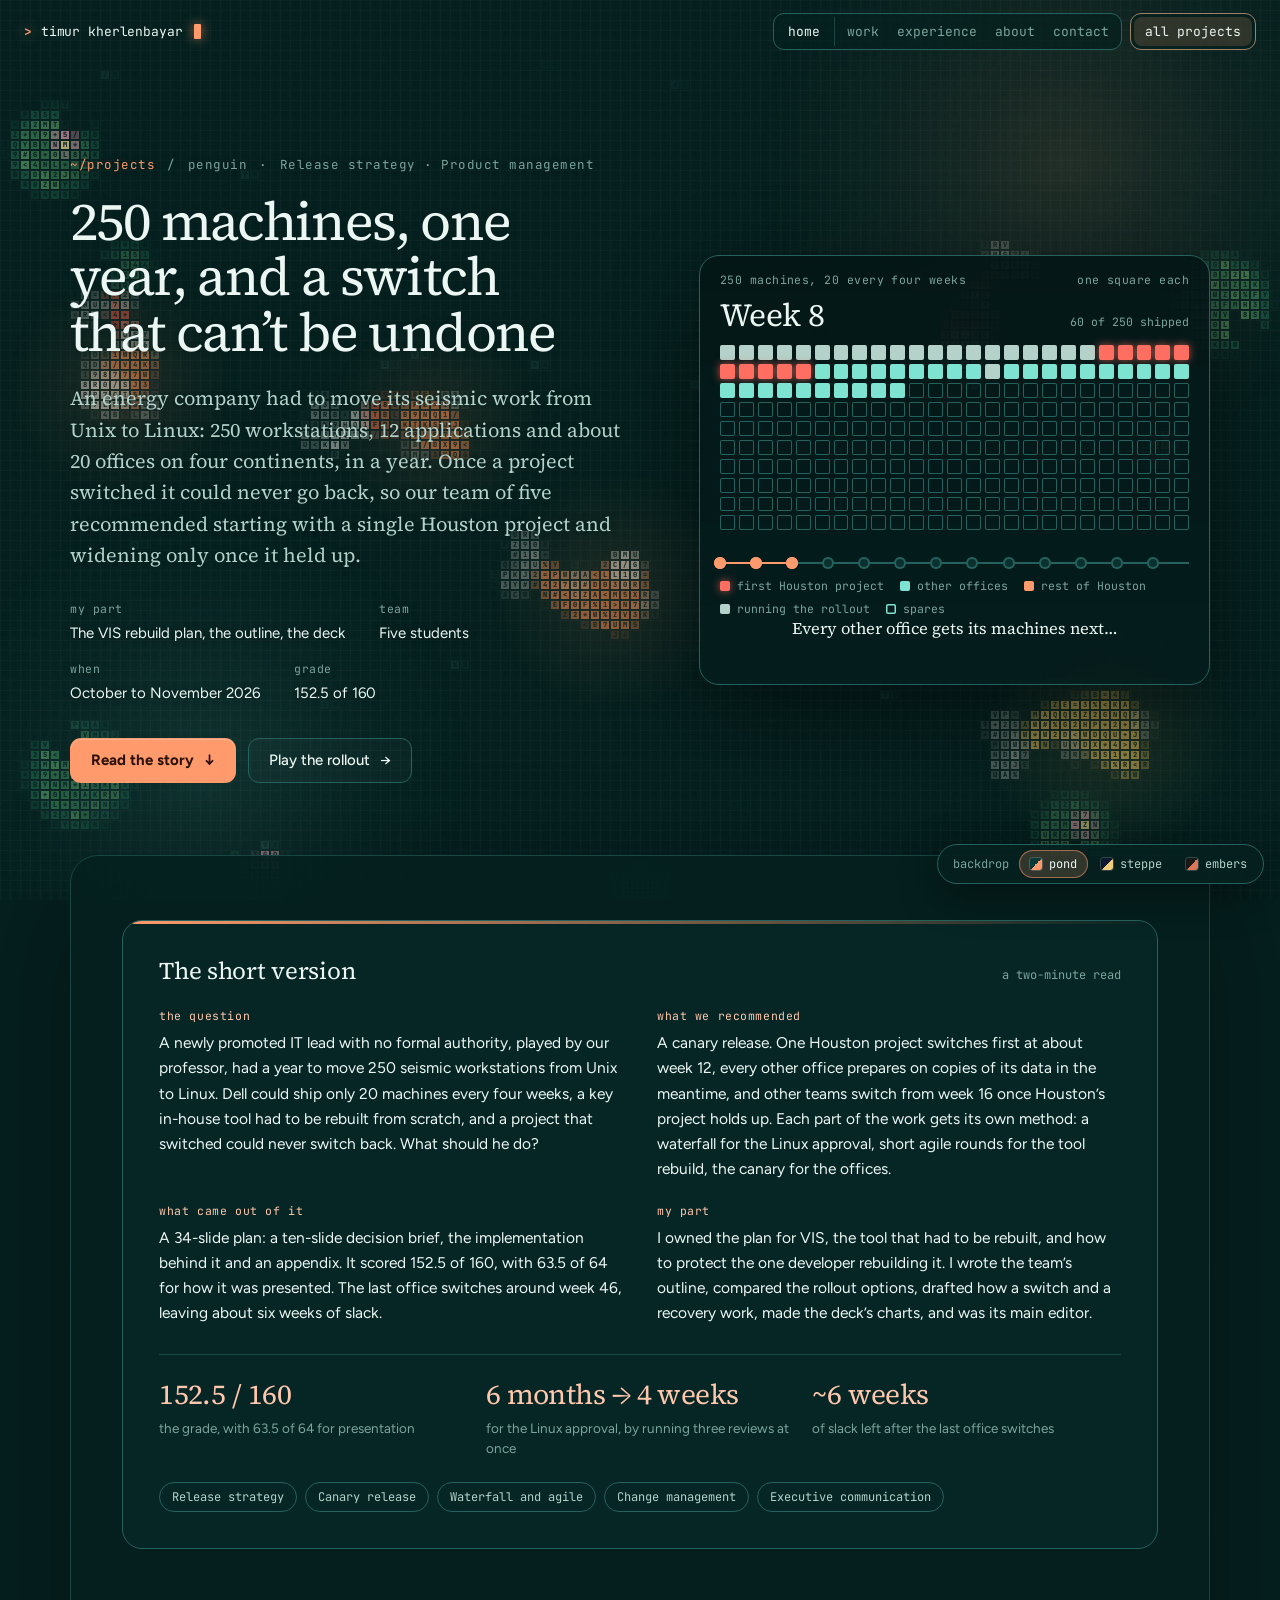
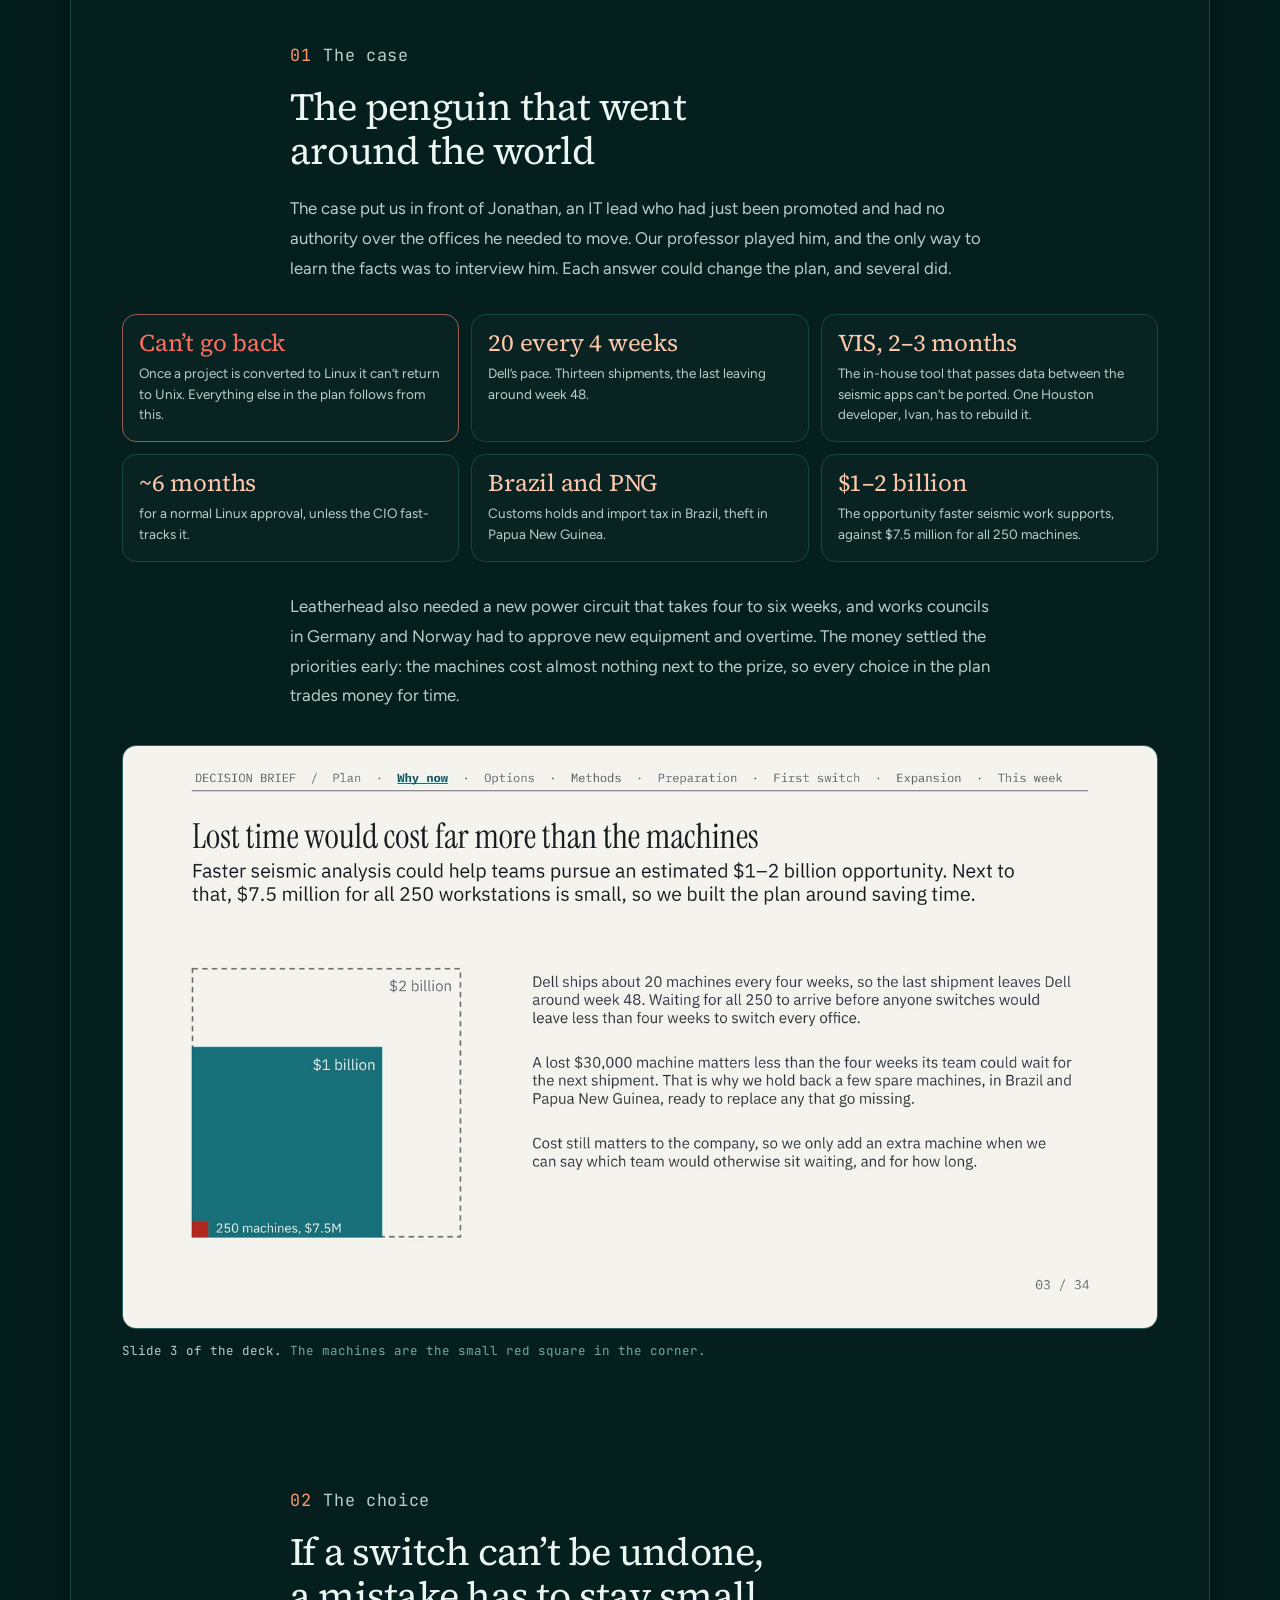
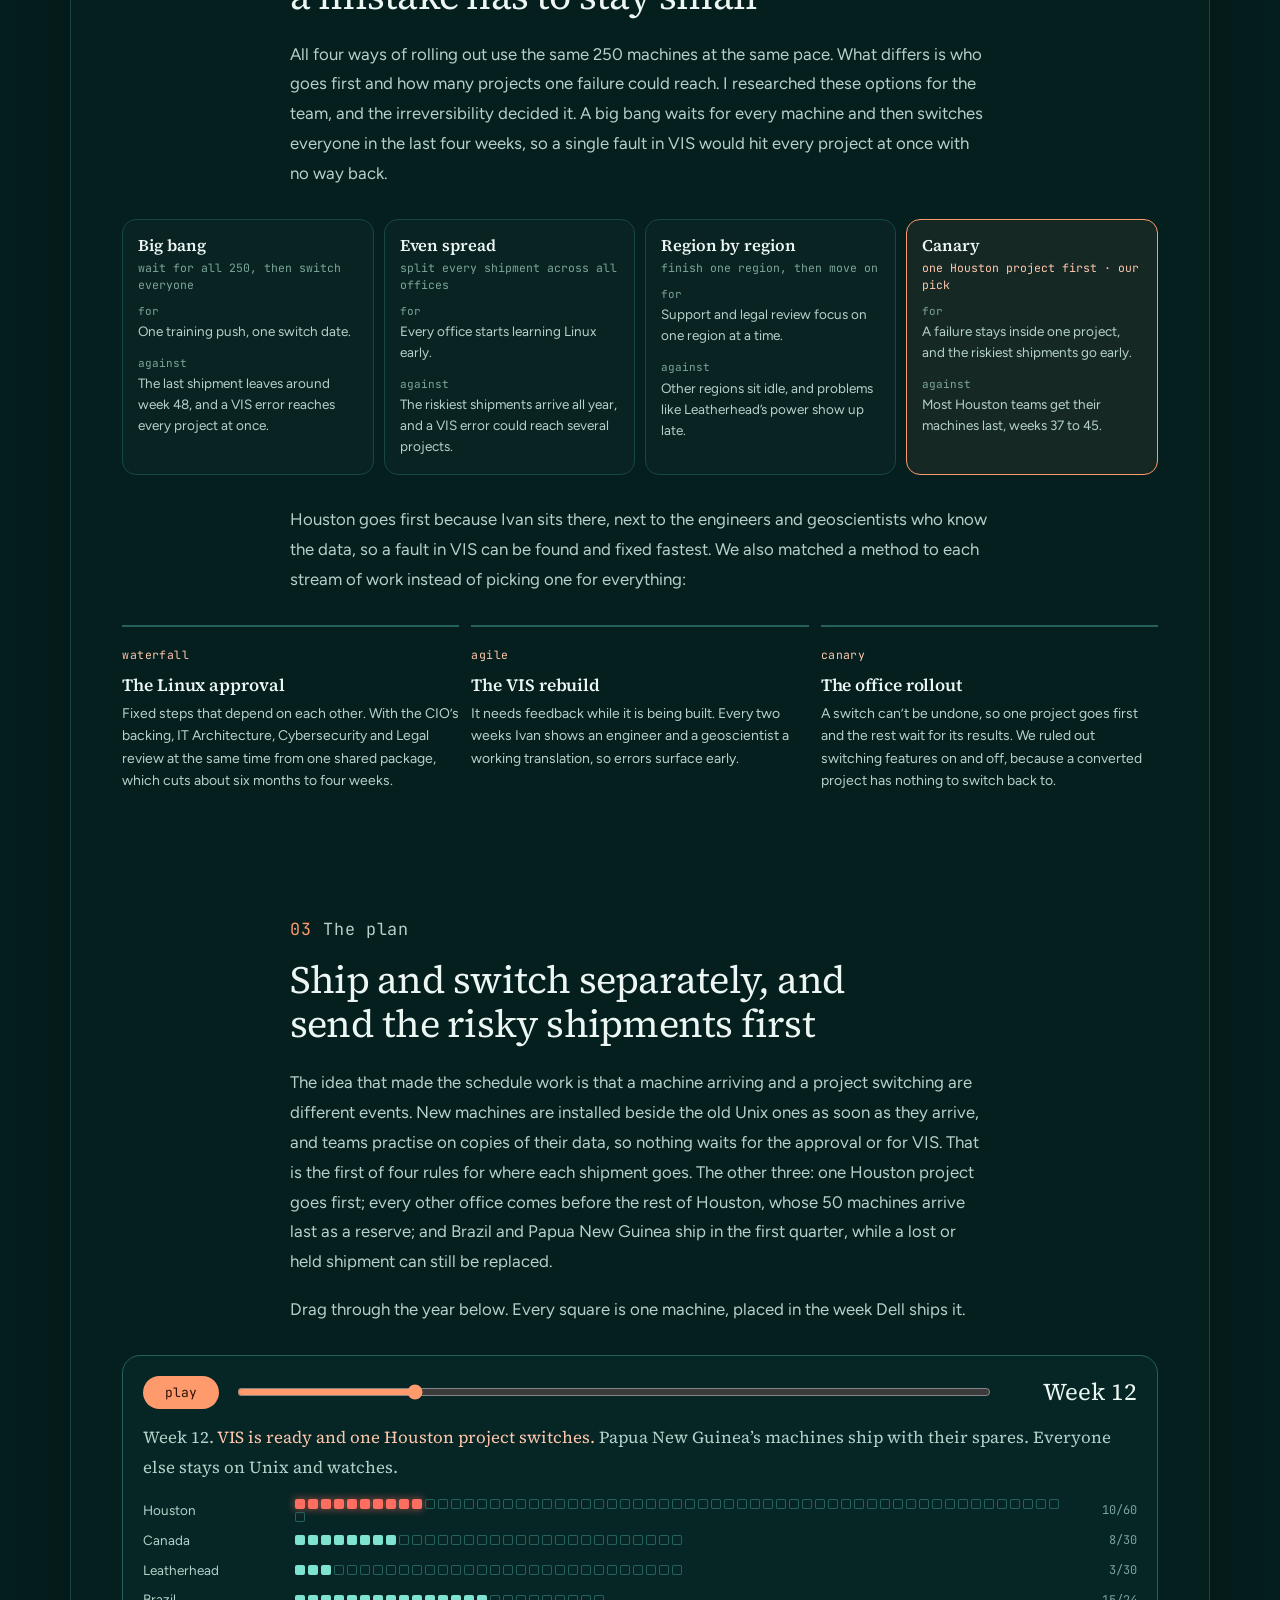
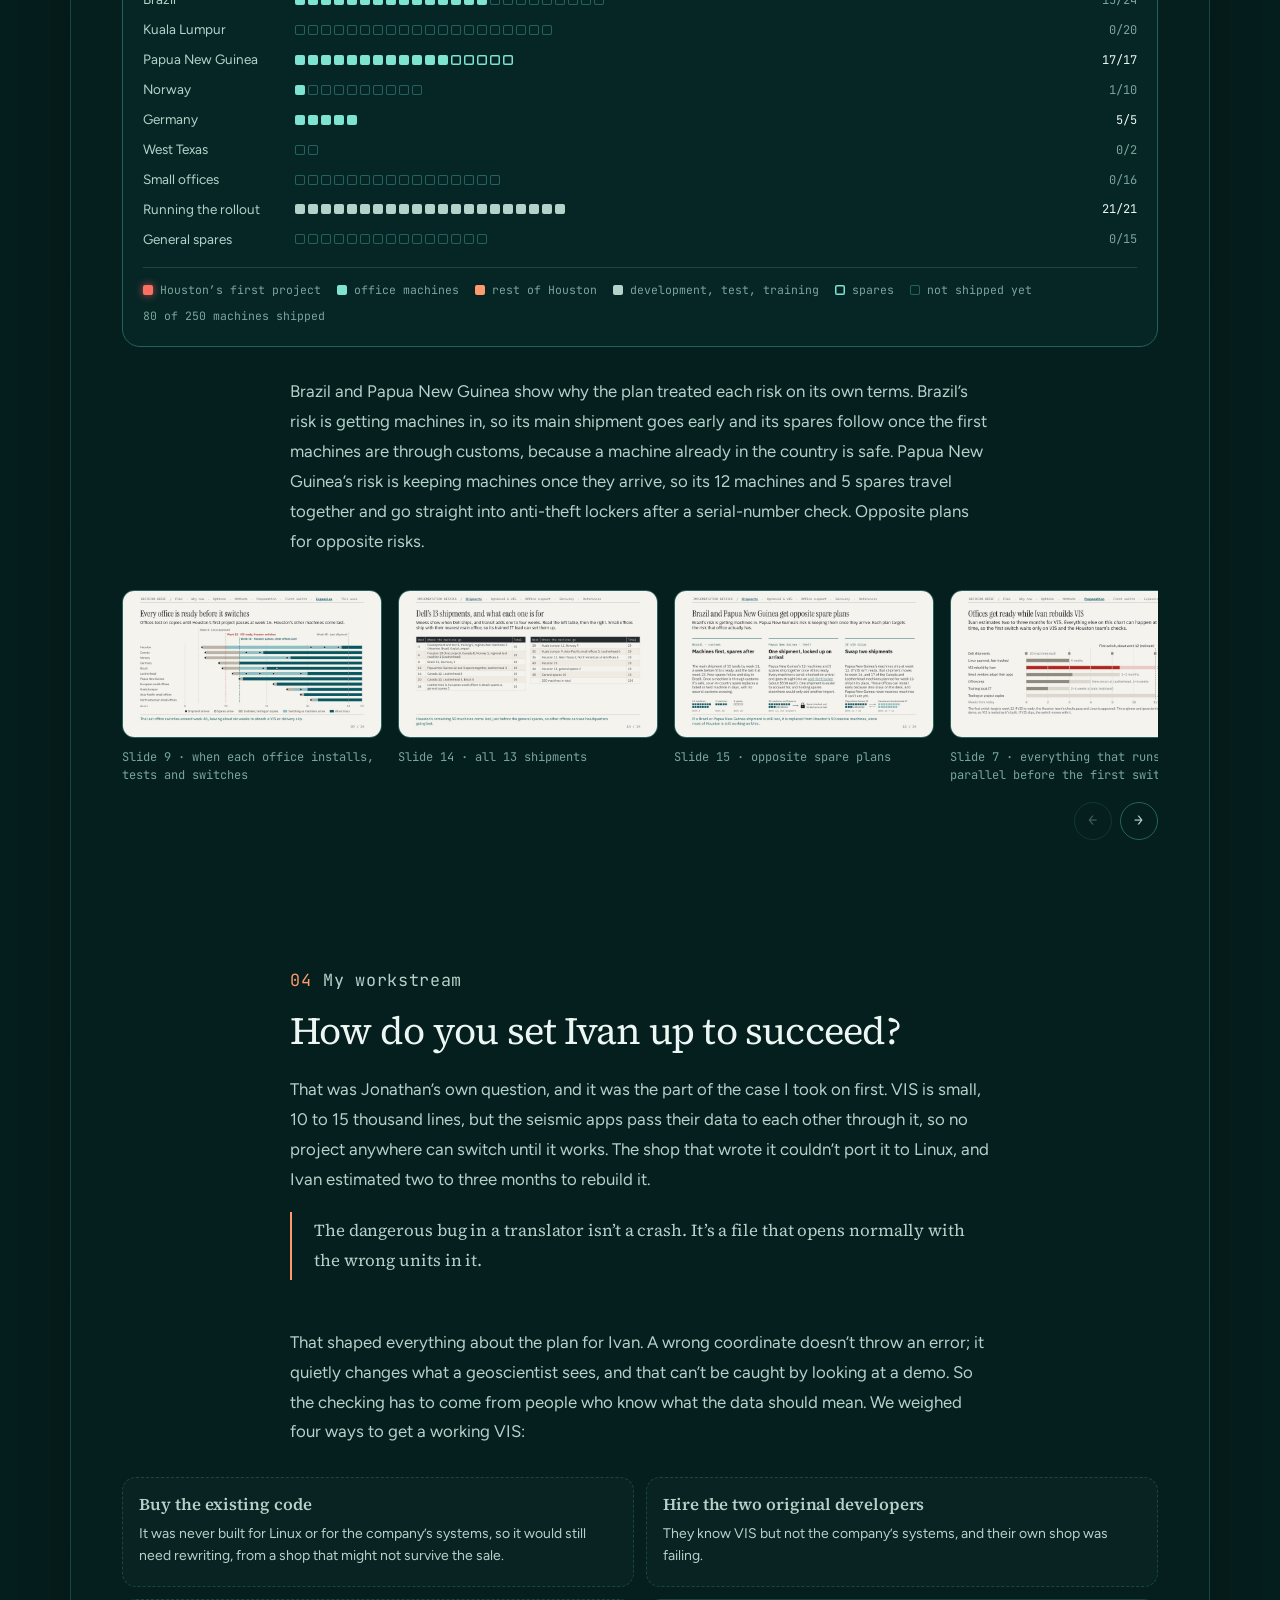
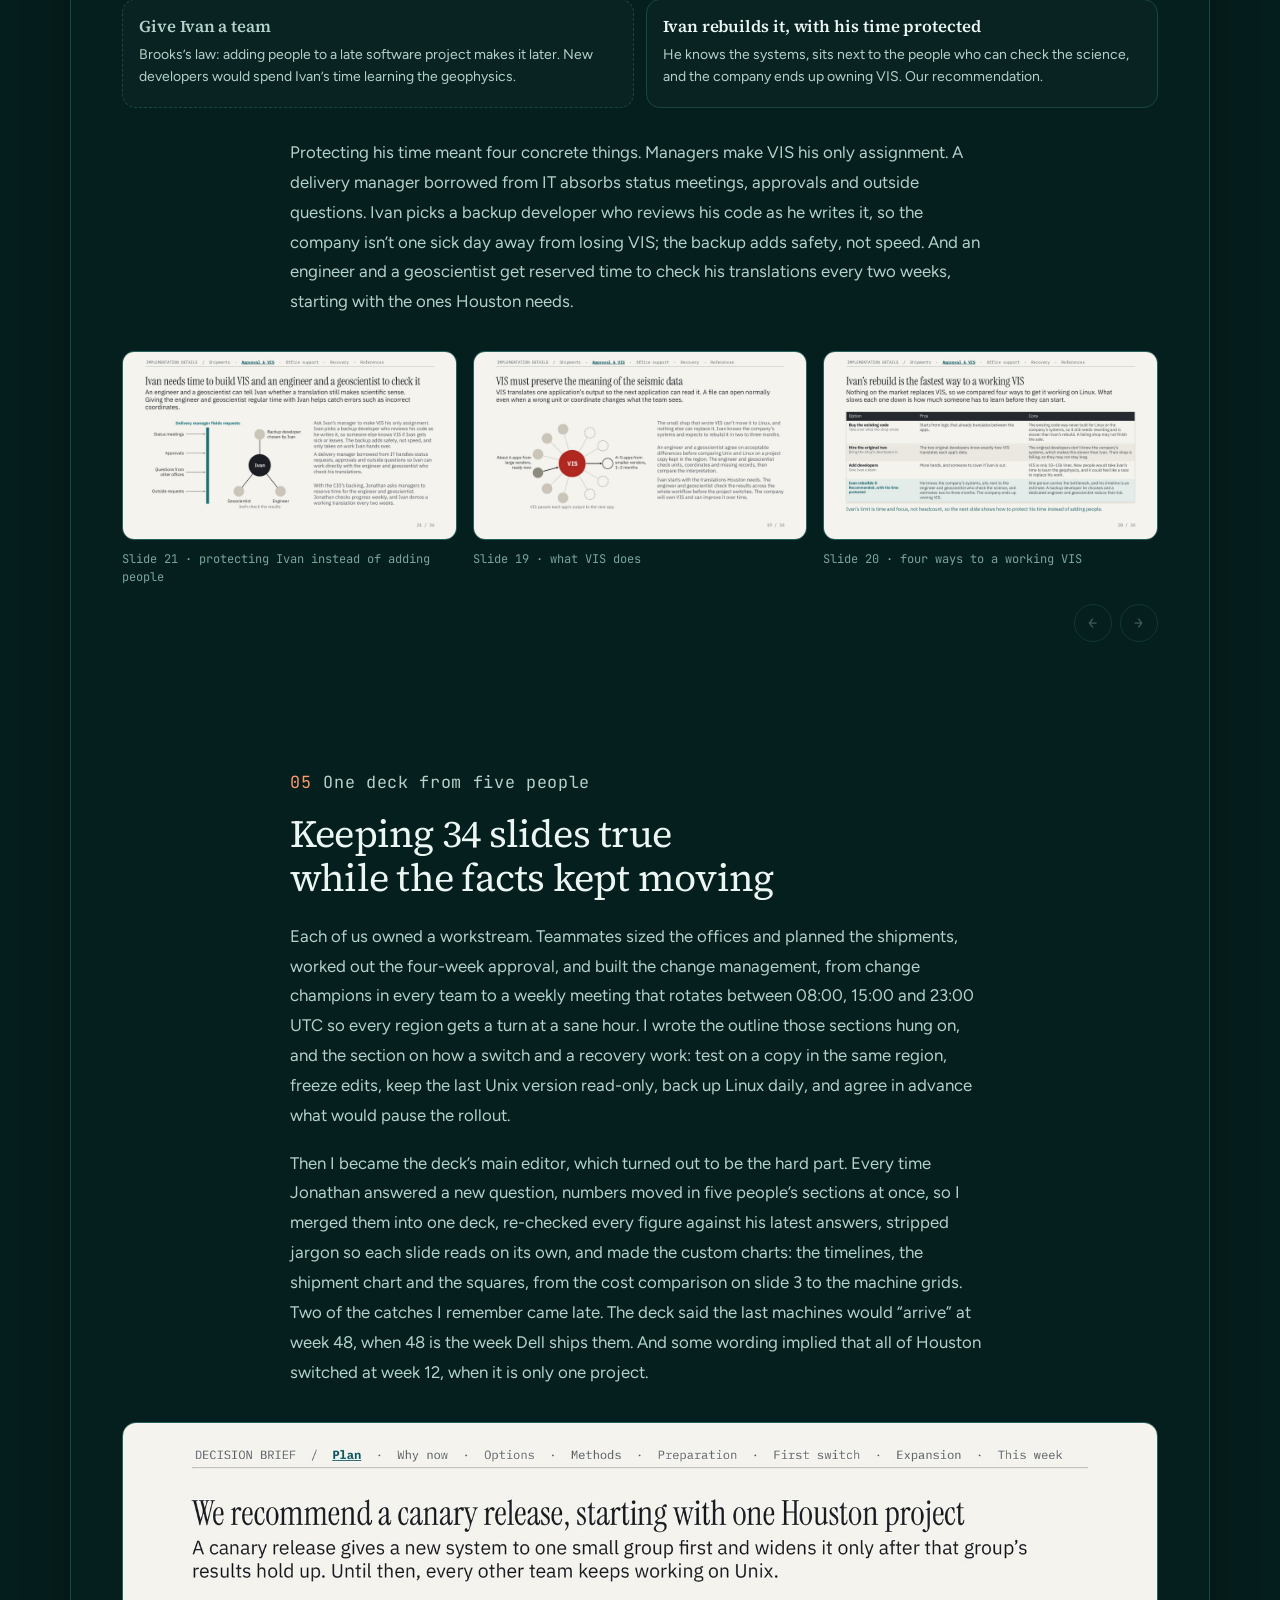
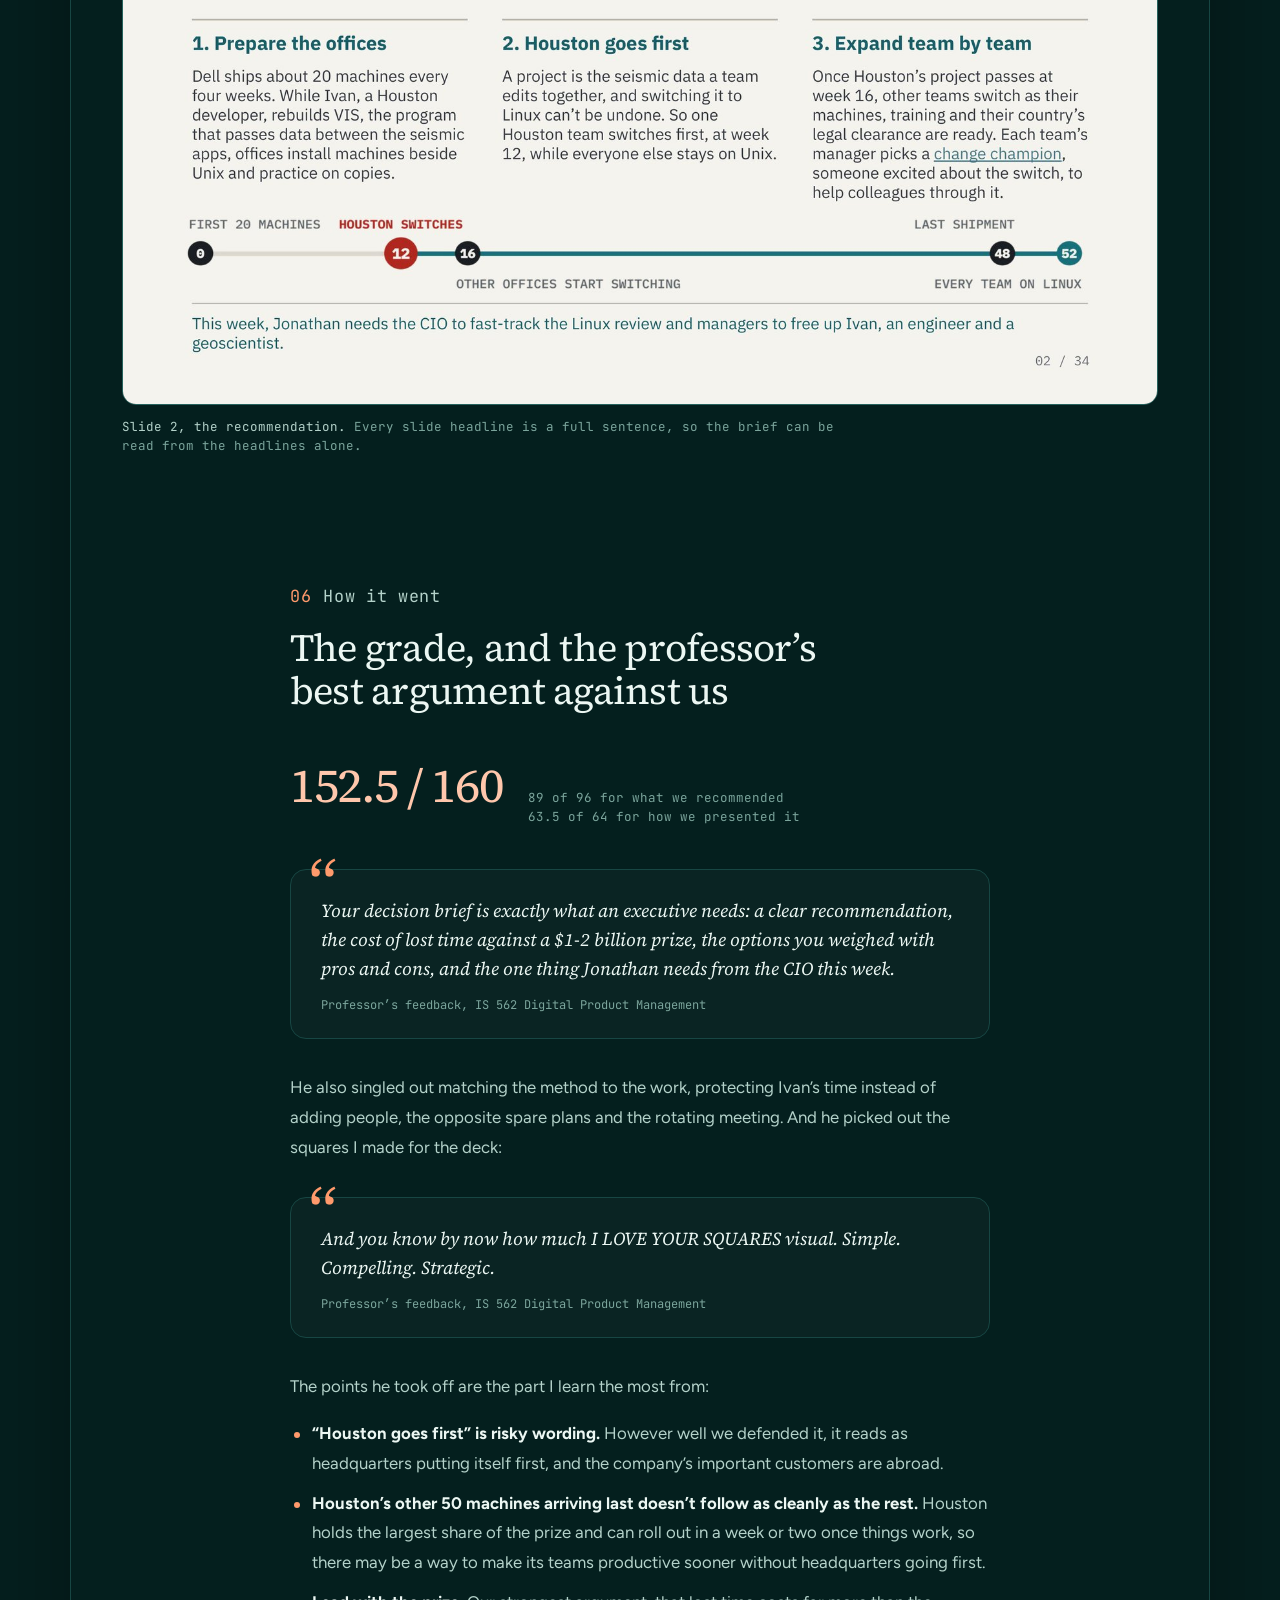
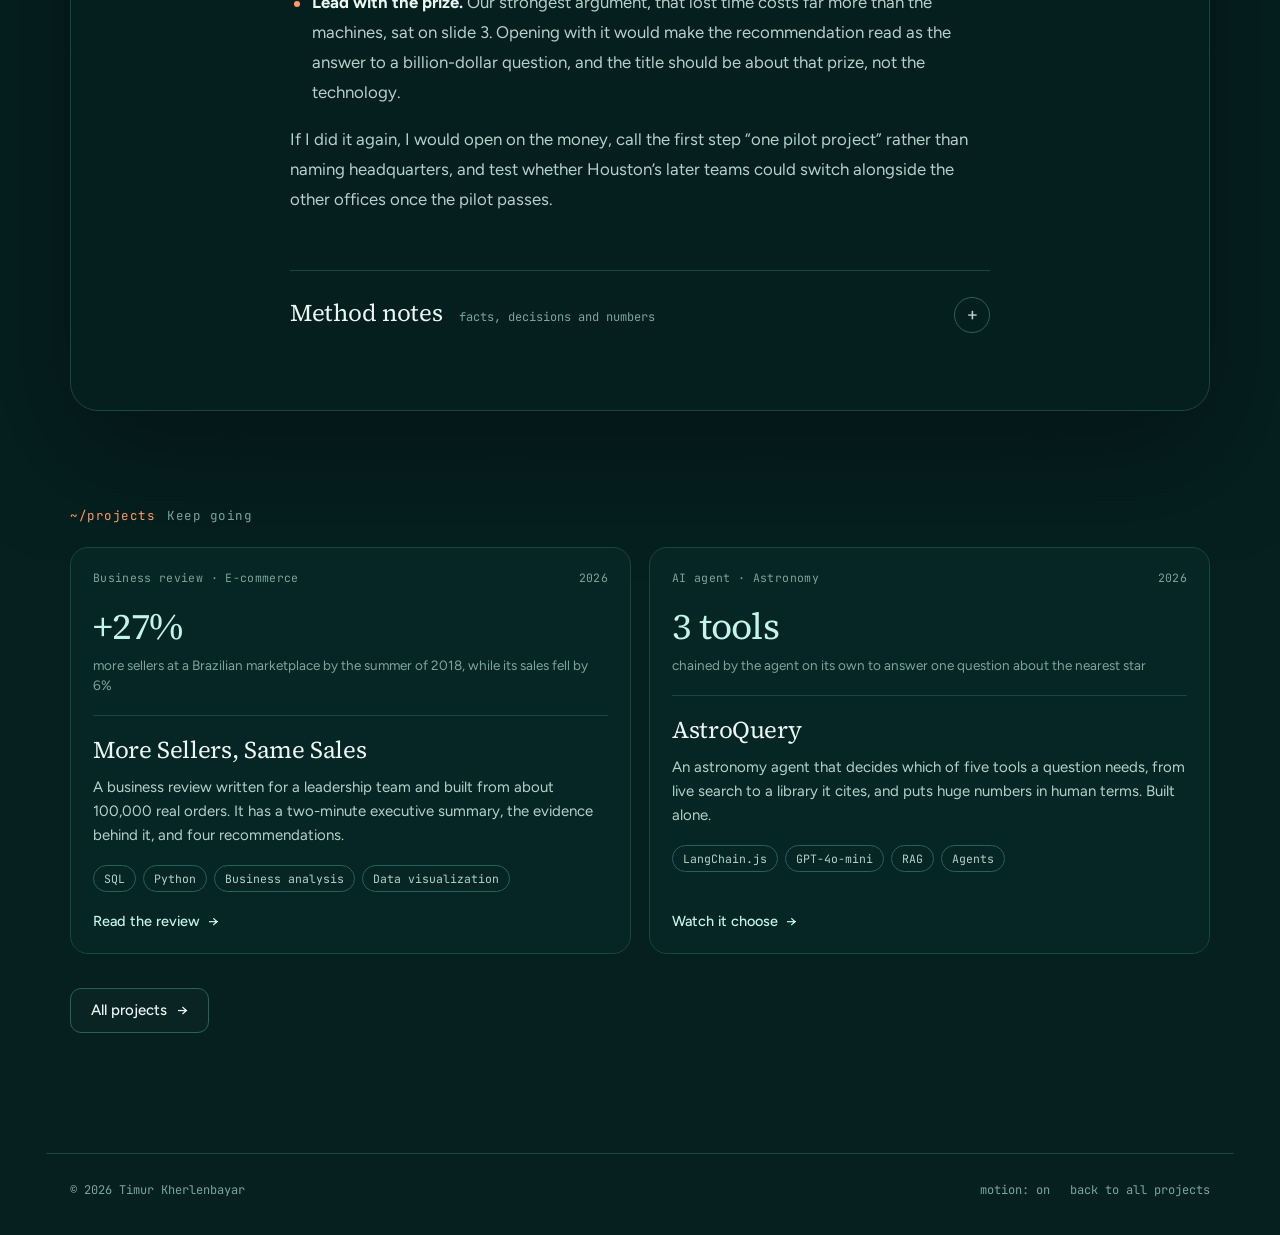
<file: projects/penguin-release-strategy/index.html>
<!DOCTYPE html>
<html lang="en" data-theme="pond">
<head>
  <meta charset="UTF-8">
  <meta name="viewport" content="width=device-width, initial-scale=1, viewport-fit=cover">
  <meta name="theme-color" content="#05201f">
  <meta name="description" content="A one-year plan to move 250 seismic workstations in about 20 offices from Unix to Linux, when a switch can never be undone. A team case for a product management class, graded 152.5 of 160.">
  <meta property="og:title" content="Penguin release strategy — Timur Kherlenbayar">
  <meta property="og:description" content="Moving 250 workstations in about 20 offices to Linux in a year, when a switch can't be undone. Our team recommended a canary release.">
  <meta property="og:type" content="article">
  <title>Penguin release strategy — Timur Kherlenbayar</title>
  <link rel="icon" href="../../assets/favicon.svg" type="image/svg+xml">
  <link rel="stylesheet" href="../../assets/fonts/type-home.css?v=10">
  <link rel="stylesheet" href="../../style.css?v=12">
  <link rel="stylesheet" href="../page.css?v=3">
  <script>
    document.documentElement.classList.add('js');
    try { var t = localStorage.getItem('tk-theme'); if (t) document.documentElement.dataset.theme = t; } catch (e) {}
  </script>
  <script src="../../backdrop.js?v=10" defer></script>
  <script src="../../app.js?v=12" defer></script>
  <script src="../page.js?v=2" defer></script>
  <style>
    /* ---------- Penguin: visuals made for this page ---------- */
    :root { --canary: #ff6f61; }

    /* the squares: one per machine */
    .sq { display: inline-block; width: var(--s, 12px); height: var(--s, 12px); border-radius: 2px; background: transparent; box-shadow: inset 0 0 0 1px var(--line-2); transition: background .35s, box-shadow .35s, transform .35s; }
    .sq.on { background: var(--cool); box-shadow: none; }
    .sq.on.hq { background: var(--accent); }
    .sq.on.canary { background: var(--canary); box-shadow: 0 0 8px color-mix(in srgb, var(--canary) 70%, transparent); }
    .sq.on.run { background: var(--ink-2); }
    .sq.on.spare { background: transparent; box-shadow: inset 0 0 0 1.5px var(--cool); }
    .sq.on.spare.hq-spare { box-shadow: inset 0 0 0 1.5px var(--accent); }
    .sq.fresh { transform: scale(1.35); }

    /* hero: 250 machines in a 25 by 10 grid */
    .hero-grid { display: grid; grid-template-columns: repeat(25, 1fr); gap: 4px; margin: 14px 0 16px; --s: auto; }
    .hero-grid .sq { width: auto; height: auto; aspect-ratio: 1; }
    .hero-week { display: flex; align-items: baseline; justify-content: space-between; gap: 12px; }
    .hero-week b { font: 400 2rem/1 var(--serif); color: var(--ink); letter-spacing: -.02em; }
    .hero-week span { font: 400 11.5px/1.4 var(--mono); color: var(--mute); text-align: right; }
    .hero-line { position: relative; height: 26px; margin: 4px 0 2px; }
    .hero-line::before { content: ""; position: absolute; left: 0; right: 0; top: 12px; height: 2px; background: var(--line-2); }
    .hero-line i { position: absolute; top: 12px; left: 0; height: 2px; background: var(--accent); width: calc(var(--p, 0) * 100%); transition: width .3s linear; }
    .hero-line u { position: absolute; top: 7px; width: 12px; height: 12px; margin-left: -6px; border-radius: 50%; background: var(--panel-solid); box-shadow: inset 0 0 0 2px var(--line-2); text-decoration: none; }
    .hero-line u.hit { box-shadow: inset 0 0 0 2px var(--accent); background: var(--accent); }
    .hero-line u.canary-dot.hit { background: var(--canary); box-shadow: 0 0 10px var(--canary); }
    .key { display: flex; flex-wrap: wrap; gap: 6px 16px; font: 400 11.5px/1.4 var(--mono); color: var(--mute); }
    .key span { display: inline-flex; align-items: center; gap: 7px; }
    .key .sq { --s: 10px; }

    /* the board: every office, every machine, week by week */
    .board { margin: 30px 0; border: 1px solid var(--line-2); border-radius: 18px; background: var(--panel); padding: 20px 20px 22px; }
    .board-top { display: grid; grid-template-columns: auto minmax(0, 1fr) auto; gap: 16px; align-items: center; }
    .board-top button { font: 500 13px/1 var(--mono); color: var(--on-accent); background: var(--accent); border-radius: 999px; padding: 10px 14px; min-width: 76px; }
    .board-top input { width: 100%; accent-color: var(--accent); }
    .board-top output { font: 400 1.5rem/1 var(--serif); color: var(--ink); min-width: 5.5em; text-align: right; }
    .board-msg { margin: 14px 0 16px; min-height: 3.2em; font: 400 1.04rem/1.55 var(--serif); color: var(--ink); }
    .board-msg b { color: var(--accent-2); font-weight: 400; }
    .rows { display: grid; gap: 7px; }
    .row { display: grid; grid-template-columns: 140px minmax(0, 1fr) 54px; gap: 12px; align-items: center; }
    .row > span { font-size: 13.5px; color: var(--ink-2); }
    .row > b { font: 400 12px/1 var(--mono); color: var(--mute); text-align: right; }
    .row .cells { display: flex; flex-wrap: wrap; gap: 3px; --s: 10px; }
    .row.done > b { color: var(--ink); }
    .board-foot { display: flex; justify-content: space-between; flex-wrap: wrap; gap: 10px 20px; margin-top: 16px; padding-top: 14px; border-top: 1px solid var(--line); }

    /* constraints */
    .facts-grid { display: grid; grid-template-columns: repeat(3, minmax(0, 1fr)); gap: 12px; margin: 30px 0; }
    .fact { border: 1px solid var(--line); border-radius: 14px; padding: 15px 16px 17px; background: rgba(255, 255, 255, .02); }
    .fact b { display: block; font: 400 1.5rem/1.05 var(--serif); color: var(--accent-2); letter-spacing: -.01em; }
    .fact span { display: block; font-size: 13.5px; line-height: 1.5; color: var(--ink-2); margin-top: 8px; }
    .fact.key-fact { border-color: color-mix(in srgb, var(--canary) 55%, var(--line)); }
    .fact.key-fact b { color: var(--canary); }

    /* options */
    .opts { display: grid; grid-template-columns: repeat(4, minmax(0, 1fr)); gap: 10px; margin: 30px 0; }
    .opt { border: 1px solid var(--line); border-radius: 14px; padding: 15px 15px 17px; background: rgba(255, 255, 255, .02); }
    .opt h3 { margin: 0 0 4px !important; font: 600 1.02rem/1.3 var(--serif) !important; }
    .opt small { display: block; font: 400 11.5px/1.45 var(--mono); color: var(--mute); }
    .opt p { font-size: 13.5px !important; line-height: 1.55 !important; margin-top: 10px; }
    .opt p i { font-style: normal; color: var(--mute); display: block; font: 400 11px/1.4 var(--mono); margin-bottom: 2px; }
    .opt.pick { border-color: var(--accent); background: color-mix(in srgb, var(--accent) 7%, transparent); }
    .opt.pick small { color: var(--accent-2); }

    /* three methods */
    .methods { display: grid; grid-template-columns: repeat(3, minmax(0, 1fr)); gap: 12px; margin: 30px 0; }
    .method { border-top: 2px solid var(--line-2); padding-top: 12px; }
    .method small { font: 400 11.5px/1.4 var(--mono); color: var(--accent-2); text-transform: lowercase; letter-spacing: .04em; }
    .method h3 { margin: 6px 0 6px !important; font-size: 1.08rem !important; }
    .method p { font-size: 14px !important; line-height: 1.6 !important; }

    /* Ivan */
    .ivan { display: grid; grid-template-columns: repeat(2, minmax(0, 1fr)); gap: 12px; margin: 30px 0; }
    .ivan > div { border: 1px solid var(--line); border-radius: 14px; padding: 16px 16px 18px; background: rgba(255, 255, 255, .02); }
    .ivan h3 { margin: 0 0 6px !important; font-size: 1.04rem !important; }
    .ivan p { font-size: 14px !important; line-height: 1.6 !important; }
    .ivan .no { border-style: dashed; }
    .ivan .no h3 { color: var(--ink-2); }

    /* grade */
    .grade { display: flex; flex-wrap: wrap; align-items: baseline; gap: 10px 26px; margin: 26px 0 8px; }
    .grade b { font: 400 3rem/1 var(--serif); color: var(--accent-2); letter-spacing: -.03em; }
    .grade span { font: 400 12.5px/1.5 var(--mono); color: var(--mute); }

    @media (max-width: 980px) {
      .opts { grid-template-columns: repeat(2, minmax(0, 1fr)); }
      .facts-grid { grid-template-columns: repeat(2, minmax(0, 1fr)); }
    }
    @media (max-width: 680px) {
      .opts, .facts-grid, .methods, .ivan { grid-template-columns: 1fr; }
      .row { grid-template-columns: 1fr 46px; gap: 4px 10px; }
      .row .cells { grid-column: 1 / -1; grid-row: 2; --s: 9px; }
      .board { padding: 16px 14px 18px; }
      .board-top { grid-template-columns: auto minmax(0, 1fr); }
      .board-top output { grid-column: 1 / -1; text-align: left; }
      .hero-grid { gap: 3px; }
    }
  </style>
</head>
<body>
  <canvas id="field" aria-hidden="true"></canvas>
  <a class="skip" href="#story">Skip to the story</a>

  <header class="nav">
    <a class="brand" href="../../" aria-label="Timur Kherlenbayar, home page"><span class="brand-mark" aria-hidden="true">&gt;</span>timur kherlenbayar<span class="caret" aria-hidden="true"></span></a>
    <nav aria-label="Main">
      <div class="tab">
        <a class="tab-main" href="../../">home</a>
        <span class="tab-sub"><a href="../../#work">work</a><a href="../../#experience">experience</a><a href="../../#about">about</a><a href="../../#contact">contact</a></span>
      </div>
      <div class="tab current"><a class="tab-main" href="../"><span class="tab-long">all </span>projects</a></div>
    </nav>
  </header>

  <main id="top">
    <section class="p-hero wrap split" aria-labelledby="title">
      <div class="p-hero-copy">
        <p class="crumb"><a href="../">~/projects</a><span>/</span><span>penguin</span><span aria-hidden="true">·</span><span>Release strategy · Product management</span></p>
        <h1 id="title">250 machines, one year, and a switch that can’t be undone</h1>
        <p class="standfirst">An energy company had to move its seismic work from Unix to Linux: 250 workstations, 12 applications and about 20 offices on four continents, in a year. Once a project switched it could never go back, so our team of five recommended starting with a single Houston project and widening only once it held up.</p>
        <dl class="p-facts">
          <div><dt>My part</dt><dd>The VIS rebuild plan, the outline, the deck</dd></div>
          <div><dt>Team</dt><dd>Five students</dd></div>
          <div><dt>When</dt><dd>October to November 2026</dd></div>
          <div><dt>Grade</dt><dd>152.5 of 160</dd></div>
        </dl>
        <div class="actions">
          <a class="btn primary" href="#story">Read the story <span aria-hidden="true">↓</span></a>
          <a class="btn ghost" href="#board">Play the rollout <span aria-hidden="true">→</span></a>
        </div>
      </div>
      <div class="p-vis" data-inview aria-label="The 250 machines arriving over a year, 20 at a time.">
        <div class="vis-top"><span>250 machines, 20 every four weeks</span><span>one square each</span></div>
        <div class="hero-week" aria-live="off"><b id="hw">Week 0</b><span id="hs">20 of 250 shipped</span></div>
        <div class="hero-grid" id="hgrid" aria-hidden="true"></div>
        <div class="hero-line" id="hline" aria-hidden="true"><i></i></div>
        <div class="key" aria-hidden="true"><span><i class="sq on canary"></i>first Houston project</span><span><i class="sq on"></i>other offices</span><span><i class="sq on hq"></i>rest of Houston</span><span><i class="sq on run"></i>running the rollout</span><span><i class="sq on spare"></i>spares</span></div>
        <p class="vis-caption" id="hcap">Every office gets its machines before most of Houston does.</p>
      </div>
    </section>

    <div class="wrap">
      <article class="sheet" id="story">
        <section class="short wide reveal" aria-labelledby="short-title">
          <div class="short-head"><h2 id="short-title">The short version</h2><span>a two-minute read</span></div>
          <dl>
            <div><dt>The question</dt><dd>A newly promoted IT lead with no formal authority, played by our professor, had a year to move 250 seismic workstations from Unix to Linux. Dell could ship only 20 machines every four weeks, a key in-house tool had to be rebuilt from scratch, and a project that switched could never switch back. What should he do?</dd></div>
            <div><dt>What we recommended</dt><dd>A canary release. One Houston project switches first at about week 12, every other office prepares on copies of its data in the meantime, and other teams switch from week 16 once Houston’s project holds up. Each part of the work gets its own method: a waterfall for the Linux approval, short agile rounds for the tool rebuild, the canary for the offices.</dd></div>
            <div><dt>What came out of it</dt><dd>A 34-slide plan: a ten-slide decision brief, the implementation behind it and an appendix. It scored 152.5 of 160, with 63.5 of 64 for how it was presented. The last office switches around week 46, leaving about six weeks of slack.</dd></div>
            <div><dt>My part</dt><dd>I owned the plan for VIS, the tool that had to be rebuilt, and how to protect the one developer rebuilding it. I wrote the team’s outline, compared the rollout options, drafted how a switch and a recovery work, made the deck’s charts, and was its main editor.</dd></div>
          </dl>
          <dl class="stats">
            <div><dt>152.5 / 160</dt><dd>the grade, with 63.5 of 64 for presentation</dd></div>
            <div><dt>6 months → 4 weeks</dt><dd>for the Linux approval, by running three reviews at once</dd></div>
            <div><dt>~6 weeks</dt><dd>of slack left after the last office switches</dd></div>
          </dl>
          <ul class="tags" aria-label="Methods"><li>Release strategy</li><li>Canary release</li><li>Waterfall and agile</li><li>Change management</li><li>Executive communication</li></ul>
        </section>

        <section class="p-section reveal" aria-labelledby="s1">
          <p class="label"><span>01</span>The case</p>
          <h2 id="s1">The penguin that went around the world</h2>
          <p>The case put us in front of Jonathan, an IT lead who had just been promoted and had no authority over the offices he needed to move. Our professor played him, and the only way to learn the facts was to interview him. Each answer could change the plan, and several did.</p>
          <div class="facts-grid wide">
            <div class="fact key-fact"><b>Can’t go back</b><span>Once a project is converted to Linux it can’t return to Unix. Everything else in the plan follows from this.</span></div>
            <div class="fact"><b>20 every 4 weeks</b><span>Dell’s pace. Thirteen shipments, the last leaving around week 48.</span></div>
            <div class="fact"><b>VIS, 2–3 months</b><span>The in-house tool that passes data between the seismic apps can’t be ported. One Houston developer, Ivan, has to rebuild it.</span></div>
            <div class="fact"><b>~6 months</b><span>for a normal Linux approval, unless the CIO fast-tracks it.</span></div>
            <div class="fact"><b>Brazil and PNG</b><span>Customs holds and import tax in Brazil, theft in Papua New Guinea.</span></div>
            <div class="fact"><b>$1–2 billion</b><span>The opportunity faster seismic work supports, against $7.5 million for all 250 machines.</span></div>
          </div>
          <p>Leatherhead also needed a new power circuit that takes four to six weeks, and works councils in Germany and Norway had to approve new equipment and overtime. The money settled the priorities early: the machines cost almost nothing next to the prize, so every choice in the plan trades money for time.</p>
          <figure class="fig wide">
            <img class="zoomable" src="img/03-why-now-cost.jpg" alt="Slide: Lost time would cost far more than the machines. A large square for the $1–2 billion opportunity next to a tiny one for $7.5 million of machines." loading="lazy" width="1600" height="900">
            <figcaption><b>Slide 3 of the deck.</b> The machines are the small red square in the corner.</figcaption>
          </figure>
        </section>

        <section class="p-section reveal" aria-labelledby="s2">
          <p class="label"><span>02</span>The choice</p>
          <h2 id="s2">If a switch can’t be undone, a mistake has to stay small</h2>
          <p>All four ways of rolling out use the same 250 machines at the same pace. What differs is who goes first and how many projects one failure could reach. I researched these options for the team, and the irreversibility decided it. A big bang waits for every machine and then switches everyone in the last four weeks, so a single fault in VIS would hit every project at once with no way back.</p>
          <div class="opts wide">
            <div class="opt"><h3>Big bang</h3><small>wait for all 250, then switch everyone</small><p><i>for</i>One training push, one switch date.</p><p><i>against</i>The last shipment leaves around week 48, and a VIS error reaches every project at once.</p></div>
            <div class="opt"><h3>Even spread</h3><small>split every shipment across all offices</small><p><i>for</i>Every office starts learning Linux early.</p><p><i>against</i>The riskiest shipments arrive all year, and a VIS error could reach several projects.</p></div>
            <div class="opt"><h3>Region by region</h3><small>finish one region, then move on</small><p><i>for</i>Support and legal review focus on one region at a time.</p><p><i>against</i>Other regions sit idle, and problems like Leatherhead’s power show up late.</p></div>
            <div class="opt pick"><h3>Canary</h3><small>one Houston project first · our pick</small><p><i>for</i>A failure stays inside one project, and the riskiest shipments go early.</p><p><i>against</i>Most Houston teams get their machines last, weeks 37 to 45.</p></div>
          </div>
          <p>Houston goes first because Ivan sits there, next to the engineers and geoscientists who know the data, so a fault in VIS can be found and fixed fastest. We also matched a method to each stream of work instead of picking one for everything:</p>
          <div class="methods wide">
            <div class="method"><small>waterfall</small><h3>The Linux approval</h3><p>Fixed steps that depend on each other. With the CIO’s backing, IT Architecture, Cybersecurity and Legal review at the same time from one shared package, which cuts about six months to four weeks.</p></div>
            <div class="method"><small>agile</small><h3>The VIS rebuild</h3><p>It needs feedback while it is being built. Every two weeks Ivan shows an engineer and a geoscientist a working translation, so errors surface early.</p></div>
            <div class="method"><small>canary</small><h3>The office rollout</h3><p>A switch can’t be undone, so one project goes first and the rest wait for its results. We ruled out switching features on and off, because a converted project has nothing to switch back to.</p></div>
          </div>
        </section>

        <section class="p-section reveal" aria-labelledby="s3">
          <p class="label"><span>03</span>The plan</p>
          <h2 id="s3">Ship and switch separately, and send the risky shipments first</h2>
          <p>The idea that made the schedule work is that a machine arriving and a project switching are different events. New machines are installed beside the old Unix ones as soon as they arrive, and teams practise on copies of their data, so nothing waits for the approval or for VIS. That is the first of four rules for where each shipment goes. The other three: one Houston project goes first; every other office comes before the rest of Houston, whose 50 machines arrive last as a reserve; and Brazil and Papua New Guinea ship in the first quarter, while a lost or held shipment can still be replaced.</p>
          <p>Drag through the year below. Every square is one machine, placed in the week Dell ships it.</p>

          <div class="board wide" id="board" aria-label="Interactive rollout schedule">
            <div class="board-top">
              <button type="button" id="bplay">play</button>
              <input type="range" id="bweek" min="0" max="52" step="1" value="12" aria-label="Week of the rollout">
              <output id="bout" for="bweek">Week 12</output>
            </div>
            <p class="board-msg" id="bmsg" aria-live="polite"></p>
            <div class="rows" id="brows"></div>
            <div class="board-foot">
              <div class="key"><span><i class="sq on canary"></i>Houston’s first project</span><span><i class="sq on"></i>office machines</span><span><i class="sq on hq"></i>rest of Houston</span><span><i class="sq on run"></i>development, test, training</span><span><i class="sq on spare"></i>spares</span><span><i class="sq"></i>not shipped yet</span></div>
              <span class="key" id="btotal"></span>
            </div>
            <noscript><p class="board-msg">With JavaScript on, this board plays the 13 shipments week by week. The full schedule is on slide 14 below.</p></noscript>
          </div>

          <p>Brazil and Papua New Guinea show why the plan treated each risk on its own terms. Brazil’s risk is getting machines in, so its main shipment goes early and its spares follow once the first machines are through customs, because a machine already in the country is safe. Papua New Guinea’s risk is keeping machines once they arrive, so its 12 machines and 5 spares travel together and go straight into anti-theft lockers after a serial-number check. Opposite plans for opposite risks.</p>
          <div class="gallery wide">
            <div class="gallery-track">
              <figure><img class="zoomable" src="img/09-expansion-chart.jpg" alt="Slide: Every office is ready before it switches. A timeline of each office testing on copies, switching and finishing on Linux, from week 0 to 52." loading="lazy" width="1600" height="900"><figcaption>Slide 9 · when each office installs, tests and switches</figcaption></figure>
              <figure><img class="zoomable" src="img/14-shipments.jpg" alt="Slide: Dell's 13 shipments and what each one is for, as two tables of weeks and destinations." loading="lazy" width="1600" height="900"><figcaption>Slide 14 · all 13 shipments</figcaption></figure>
              <figure><img class="zoomable" src="img/15-brazil-png-spares.jpg" alt="Slide: Brazil and Papua New Guinea get opposite spare plans, with small machine grids for each." loading="lazy" width="1600" height="900"><figcaption>Slide 15 · opposite spare plans</figcaption></figure>
              <figure><img class="zoomable" src="img/07-prep-timeline.jpg" alt="Slide: Offices get ready while Ivan rebuilds VIS. A timeline of shipments, approval, the VIS rebuild, office prep and training in the first 14 weeks." loading="lazy" width="1600" height="900"><figcaption>Slide 7 · everything that runs in parallel before the first switch</figcaption></figure>
            </div>
          </div>
        </section>

        <section class="p-section reveal" aria-labelledby="s4">
          <p class="label"><span>04</span>My workstream</p>
          <h2 id="s4">How do you set Ivan up to succeed?</h2>
          <p>That was Jonathan’s own question, and it was the part of the case I took on first. VIS is small, 10 to 15 thousand lines, but the seismic apps pass their data to each other through it, so no project anywhere can switch until it works. The shop that wrote it couldn’t port it to Linux, and Ivan estimated two to three months to rebuild it.</p>
          <p class="callout">The dangerous bug in a translator isn’t a crash. It’s a file that opens normally with the wrong units in it.</p>
          <p>That shaped everything about the plan for Ivan. A wrong coordinate doesn’t throw an error; it quietly changes what a geoscientist sees, and that can’t be caught by looking at a demo. So the checking has to come from people who know what the data should mean. We weighed four ways to get a working VIS:</p>
          <div class="ivan wide">
            <div class="no"><h3>Buy the existing code</h3><p>It was never built for Linux or for the company’s systems, so it would still need rewriting, from a shop that might not survive the sale.</p></div>
            <div class="no"><h3>Hire the two original developers</h3><p>They know VIS but not the company’s systems, and their own shop was failing.</p></div>
            <div class="no"><h3>Give Ivan a team</h3><p>Brooks’s law: adding people to a late software project makes it later. New developers would spend Ivan’s time learning the geophysics.</p></div>
            <div><h3>Ivan rebuilds it, with his time protected</h3><p>He knows the systems, sits next to the people who can check the science, and the company ends up owning VIS. Our recommendation.</p></div>
          </div>
          <p>Protecting his time meant four concrete things. Managers make VIS his only assignment. A delivery manager borrowed from IT absorbs status meetings, approvals and outside questions. Ivan picks a backup developer who reviews his code as he writes it, so the company isn’t one sick day away from losing VIS; the backup adds safety, not speed. And an engineer and a geoscientist get reserved time to check his translations every two weeks, starting with the ones Houston needs.</p>
          <div class="gallery wide">
            <div class="gallery-track">
              <figure><img class="zoomable" src="img/21-protect-ivan.jpg" alt="Slide: Ivan needs time to build VIS and an engineer and a geoscientist to check it. A diagram of the delivery manager fielding requests, a backup developer, and the two checkers." loading="lazy" width="1600" height="900"><figcaption>Slide 21 · protecting Ivan instead of adding people</figcaption></figure>
              <figure><img class="zoomable" src="img/19-vis-diagram.jpg" alt="Slide: VIS must preserve the meaning of the seismic data. A diagram of VIS passing each app's output to the next app." loading="lazy" width="1600" height="900"><figcaption>Slide 19 · what VIS does</figcaption></figure>
              <figure><img class="zoomable" src="img/20-ivan-options.jpg" alt="Slide: Ivan's rebuild is the fastest way to a working VIS, comparing four options with pros and cons." loading="lazy" width="1600" height="900"><figcaption>Slide 20 · four ways to a working VIS</figcaption></figure>
            </div>
          </div>
        </section>

        <section class="p-section reveal" aria-labelledby="s5">
          <p class="label"><span>05</span>One deck from five people</p>
          <h2 id="s5">Keeping 34 slides true while the facts kept moving</h2>
          <p>Each of us owned a workstream. Teammates sized the offices and planned the shipments, worked out the four-week approval, and built the change management, from change champions in every team to a weekly meeting that rotates between 08:00, 15:00 and 23:00 UTC so every region gets a turn at a sane hour. I wrote the outline those sections hung on, and the section on how a switch and a recovery work: test on a copy in the same region, freeze edits, keep the last Unix version read-only, back up Linux daily, and agree in advance what would pause the rollout.</p>
          <p>Then I became the deck’s main editor, which turned out to be the hard part. Every time Jonathan answered a new question, numbers moved in five people’s sections at once, so I merged them into one deck, re-checked every figure against his latest answers, stripped jargon so each slide reads on its own, and made the custom charts: the timelines, the shipment chart and the squares, from the cost comparison on slide 3 to the machine grids. Two of the catches I remember came late. The deck said the last machines would “arrive” at week 48, when 48 is the week Dell ships them. And some wording implied that all of Houston switched at week 12, when it is only one project.</p>
          <figure class="fig wide">
            <img class="zoomable" src="img/02-recommendation.jpg" alt="Slide: We recommend a canary release, starting with one Houston project, in three steps with a timeline from week 0 to 52 and this week's asks." loading="lazy" width="1600" height="900">
            <figcaption><b>Slide 2, the recommendation.</b> Every slide headline is a full sentence, so the brief can be read from the headlines alone.</figcaption>
          </figure>
        </section>

        <section class="p-section reveal" aria-labelledby="s6">
          <p class="label"><span>06</span>How it went</p>
          <h2 id="s6">The grade, and the professor’s best argument against us</h2>
          <div class="grade"><b>152.5 / 160</b><span>89 of 96 for what we recommended<br>63.5 of 64 for how we presented it</span></div>
          <blockquote class="quote">
            <p>Your decision brief is exactly what an executive needs: a clear recommendation, the cost of lost time against a $1-2 billion prize, the options you weighed with pros and cons, and the one thing Jonathan needs from the CIO this week.</p>
            <footer>Professor’s feedback, IS 562 Digital Product Management</footer>
          </blockquote>
          <p>He also singled out matching the method to the work, protecting Ivan’s time instead of adding people, the opposite spare plans and the rotating meeting. And he picked out the squares I made for the deck:</p>
          <blockquote class="quote">
            <p>And you know by now how much I LOVE YOUR SQUARES visual. Simple. Compelling. Strategic.</p>
            <footer>Professor’s feedback, IS 562 Digital Product Management</footer>
          </blockquote>
          <p>The points he took off are the part I learn the most from:</p>
          <ul class="list">
            <li><strong>“Houston goes first” is risky wording.</strong> However well we defended it, it reads as headquarters putting itself first, and the company’s important customers are abroad.</li>
            <li><strong>Houston’s other 50 machines arriving last doesn’t follow as cleanly as the rest.</strong> Houston holds the largest share of the prize and can roll out in a week or two once things work, so there may be a way to make its teams productive sooner without headquarters going first.</li>
            <li><strong>Lead with the prize.</strong> Our strongest argument, that lost time costs far more than the machines, sat on slide 3. Opening with it would make the recommendation read as the answer to a billion-dollar question, and the title should be about that prize, not the technology.</li>
          </ul>
          <p>If I did it again, I would open on the money, call the first step “one pilot project” rather than naming headquarters, and test whether Houston’s later teams could switch alongside the other offices once the pilot passes.</p>
        </section>

        <details class="notes">
          <summary><h2>Method notes</h2><span>facts, decisions and numbers</span></summary>
          <div class="notes-body">
            <dl>
              <div><dt>Context</dt><dd>IS 562 Digital Product Management at BYU, team case “The Penguin That Went Around the World”, late October to early November 2026. Five students; the professor played Jonathan and answered questions as the case unfolded.</dd></div>
              <div><dt>Sizing</dt><dd>205 machines for offices: Houston 60 (20 engineers plus 40 shared by about 50 geoscientists), Canada 30, Leatherhead 30, Brazil 20, Kuala Lumpur 20, Papua New Guinea 12, Norway 10, Germany 5, West Texas 2, 11 small offices 16. 45 to run the rollout: development and test 8, regional test 4, Houston training lab 9, spares 24 (Brazil 4, Papua New Guinea 5, general 15).</dd></div>
              <div><dt>Schedule</dt><dd>13 shipments of 20 at weeks 0 to 48 (the last has 10). Linux approved at week 4, VIS ready and the first Houston project switching at week 12, other offices from week 16, the last office around week 46, deadline week 52. Transit adds one week to Houston and up to four to Papua New Guinea.</dd></div>
              <div><dt>Approval</dt><dd>From about six months to four weeks: the CIO moves it to the front of the queue and IT Architecture, Cybersecurity and Legal review in parallel from one shared package (business case, technical overview, security evidence, country requirements, test results and risks, owners and deadlines).</dd></div>
              <div><dt>VIS</dt><dd>10 to 15 thousand lines; 2 to 3 months for Ivan. Options: buy the code, hire the original two developers, add developers, or Ivan rebuilds it with protected time (chosen). Checks: an engineer and a geoscientist compare units, coordinates and interpretation on a project copy every two weeks.</dd></div>
              <div><dt>Switch and recovery</dt><dd>Test a copy in the same region, try the usual tasks, compare with Unix, stop edits and switch, back up Linux and test a restore, then approve the next project. The final Unix copy stays read-only. Pause rules are agreed in advance.</dd></div>
              <div><dt>Change</dt><dd>A change champion in every team, IT leads and champions trained in Houston, ADKAR mapped to concrete actions, anonymous surveys in Kuala Lumpur, a skeptical German engineer choosing a test, and a weekly meeting rotating across 08:00, 15:00 and 23:00 UTC.</dd></div>
              <div><dt>Sources</dt><dd>The case and lecture slides; Brooks, <i>The Mythical Man-Month</i>; Cagan, <i>Inspired</i>; Google’s <i>Site Reliability Workbook</i> chapter on canarying releases; NIST SP 800-37; Prosci ADKAR.</dd></div>
            </dl>
          </div>
        </details>
      </article>
    </div>

    <section class="p-next wrap" aria-label="More projects">
      <p class="label"><span>~/projects</span>Keep going</p>
      <ul class="cards">
        <li>
          <a class="card cool reveal" data-spot href="../more-sellers-same-sales/">
            <span class="card-top"><span>Business review · E-commerce</span><span>2026</span></span>
            <span class="card-stat"><b>+27%</b><span>more sellers at a Brazilian marketplace by the summer of 2018, while its sales fell by 6%</span></span>
            <span class="card-title">More Sellers, Same Sales</span>
            <span class="card-text">A business review written for a leadership team and built from about 100,000 real orders. It has a two-minute executive summary, the evidence behind it, and four recommendations.</span>
            <span class="card-tags"><span>SQL</span><span>Python</span><span>Business analysis</span><span>Data visualization</span></span>
            <span class="card-go">Read the review <span aria-hidden="true">→</span></span>
          </a>
        </li>
        <li>
          <a class="card cool reveal" data-spot href="../astroquery/">
            <span class="card-top"><span>AI agent · Astronomy</span><span>2026</span></span>
            <span class="card-stat"><b>3 tools</b><span>chained by the agent on its own to answer one question about the nearest star</span></span>
            <span class="card-title">AstroQuery</span>
            <span class="card-text">An astronomy agent that decides which of five tools a question needs, from live search to a library it cites, and puts huge numbers in human terms. Built alone.</span>
            <span class="card-tags"><span>LangChain.js</span><span>GPT-4o-mini</span><span>RAG</span><span>Agents</span></span>
            <span class="card-go">Watch it choose <span aria-hidden="true">→</span></span>
          </a>
        </li>
      </ul>
      <div class="all-link"><a class="btn ghost" href="../">All projects <span aria-hidden="true">→</span></a></div>
    </section>
  </main>

  <footer class="footer wrap">
    <span>© 2026 Timur Kherlenbayar</span>
    <span class="footer-right">
      <button id="motion" type="button" aria-pressed="false">motion: on</button>
      <a href="../">back to all projects</a>
    </span>
  </footer>

  <div class="themes" role="group" aria-label="Choose the backdrop">
    <span aria-hidden="true">backdrop</span>
    <button type="button" data-theme-pick="pond" aria-pressed="true" aria-label="Koi pond backdrop" style="--a:#0a3a38;--b:#ff9a6c"><i></i><b>pond</b></button>
    <button type="button" data-theme-pick="steppe" aria-pressed="false" aria-label="Steppe night backdrop" style="--a:#0f1630;--b:#f2cc7e"><i></i><b>steppe</b></button>
    <button type="button" data-theme-pick="embers" aria-pressed="false" aria-label="Embers backdrop" style="--a:#1b1916;--b:#d97757"><i></i><b>embers</b></button>
  </div>

  <script>
  /* Dell's 13 shipments, exactly as on slide 14 of the deck. [destination, machines, kind] */
  (function () {
    const SHIP = [
      { w: 0,  items: [['Running the rollout', 8, 'run'], ['Running the rollout', 9, 'run'], ['Running the rollout', 3, 'run']] },
      { w: 4,  items: [['Houston', 10, 'canary'], ['Canada', 8], ['Norway', 1], ['Running the rollout', 1, 'run']] },
      { w: 8,  items: [['Brazil', 15], ['Germany', 5]] },
      { w: 12, items: [['Papua New Guinea', 12], ['Papua New Guinea', 5, 'spare'], ['Leatherhead', 3]] },
      { w: 16, items: [['Canada', 12], ['Leatherhead', 8]] },
      { w: 20, items: [['Canada', 10], ['Leatherhead', 5], ['Brazil', 5]] },
      { w: 24, items: [['Leatherhead', 8], ['Small offices', 5], ['Brazil', 4, 'spare'], ['General spares', 3, 'spare']] },
      { w: 28, items: [['Kuala Lumpur', 11], ['Norway', 9]] },
      { w: 32, items: [['Kuala Lumpur', 9], ['Small offices', 5], ['Leatherhead', 6]] },
      { w: 36, items: [['Houston', 12, 'hq'], ['West Texas', 2], ['Small offices', 6]] },
      { w: 40, items: [['Houston', 20, 'hq']] },
      { w: 44, items: [['Houston', 18, 'hq'], ['General spares', 2, 'spare']] },
      { w: 48, items: [['General spares', 10, 'spare']] }
    ];
    const ROWS = ['Houston', 'Canada', 'Leatherhead', 'Brazil', 'Kuala Lumpur', 'Papua New Guinea', 'Norway', 'Germany', 'West Texas', 'Small offices', 'Running the rollout', 'General spares'];
    const PHASES = [
      [0, 'Week 0. The first 20 machines go to <b>development, testing, training</b> and regional test machines. The Linux approval is under review, fast-tracked by the CIO.'],
      [4, 'Week 4. <b>Linux is approved.</b> Offices install new machines beside Unix and practise on copies of their data while Ivan rebuilds VIS.'],
      [8, 'Week 8. <b>Brazil ships early,</b> leaving months to replace anything held in customs.'],
      [12, 'Week 12. <b>VIS is ready and one Houston project switches.</b> Papua New Guinea’s machines ship with their spares. Everyone else stays on Unix and watches.'],
      [16, 'Week 16. <b>Houston’s project has held up,</b> so other offices start switching team by team as their machines arrive.'],
      [36, 'Week 36. <b>The rest of Houston’s machines finally start to arrive.</b> Until now they were the reserve for any lost shipment.'],
      [46, 'Week 46. <b>The last office switches.</b>'],
      [48, 'Week 48. <b>The last shipment leaves Dell:</b> general spares only.'],
      [52, 'Week 52. <b>Every team is on Linux,</b> with about six weeks of slack that a VIS or delivery slip could have used.']
    ];
    // One record per machine, in shipping order.
    const machines = [];
    for (const s of SHIP) for (const [dest, n, kind] of s.items) for (let i = 0; i < n; i++) machines.push({ w: s.w, dest, kind: kind || (dest === 'Houston' ? 'hq' : '') });
    const cls = (m) => 'sq ' + (m.kind === 'spare' ? 'spare' + (m.dest === 'Houston' ? ' hq-spare' : '') : m.kind);
    const shipped = (w) => machines.filter((m) => m.w <= w).length;
    const still = () => document.documentElement.classList.contains('motion-off');

    /* ---------- the board ---------- */
    const rowsEl = document.getElementById('brows');
    const cells = [];
    for (const name of ROWS) {
      const mine = machines.filter((m) => m.dest === name);
      const row = document.createElement('div');
      row.className = 'row';
      row.innerHTML = `<span>${name}</span><div class="cells"></div><b></b>`;
      const box = row.querySelector('.cells');
      for (const m of mine) { const c = document.createElement('i'); c.className = cls(m); box.append(c); cells.push([c, m]); }
      row._mine = mine; row._count = row.querySelector('b');
      rowsEl.append(row);
    }
    const slider = document.getElementById('bweek'), out = document.getElementById('bout'), msg = document.getElementById('bmsg'), total = document.getElementById('btotal'), playBtn = document.getElementById('bplay');
    function setWeek(w, flash) {
      slider.value = w; out.textContent = 'Week ' + w;
      for (const [c, m] of cells) { const on = m.w <= w; if (flash && on && !c.classList.contains('on')) { c.classList.add('fresh'); setTimeout(() => c.classList.remove('fresh'), 350); } c.classList.toggle('on', on); }
      for (const row of rowsEl.children) { const n = row._mine.filter((m) => m.w <= w).length; row._count.textContent = `${n}/${row._mine.length}`; row.classList.toggle('done', n === row._mine.length); }
      let text = PHASES[0][1]; for (const [pw, t] of PHASES) if (w >= pw) text = t;
      msg.innerHTML = text;
      total.textContent = `${shipped(w)} of 250 machines shipped`;
    }
    slider.addEventListener('input', () => { stop(); setWeek(+slider.value, false); });
    let timer = 0;
    function stop() { clearInterval(timer); timer = 0; playBtn.textContent = 'play'; }
    playBtn.addEventListener('click', () => {
      if (timer) return stop();
      let w = +slider.value >= 52 ? 0 : +slider.value;
      setWeek(w, false); playBtn.textContent = 'pause';
      timer = setInterval(() => { w += 1; setWeek(w, true); if (w >= 52) stop(); }, still() ? 60 : 220);
    });
    setWeek(12, false);

    /* ---------- the hero grid ---------- */
    const grid = document.getElementById('hgrid'), hw = document.getElementById('hw'), hs = document.getElementById('hs'), cap = document.getElementById('hcap'), line = document.getElementById('hline');
    const sq = machines.map((m) => { const c = document.createElement('i'); c.className = cls(m); grid.append(c); return c; });
    for (const s of SHIP) { const u = document.createElement('u'); u.style.left = (s.w / 52 * 100) + '%'; u.dataset.w = s.w; if (s.w === 12) u.className = 'canary-dot'; line.append(u); }
    const CAPS = [[0, 'The first 20 machines set up the rollout itself.'], [4, 'Ten go to one Houston project, the canary.'], [8, 'Every other office gets its machines next…'], [36, '…and most of Houston comes last, as the reserve.'], [48, 'The last office switches around week 46, with weeks to spare.']];
    function heroWeek(w) {
      sq.forEach((c, i) => c.classList.toggle('on', machines[i].w <= w));
      hw.textContent = 'Week ' + w; hs.textContent = `${shipped(w)} of 250 shipped`;
      line.style.setProperty('--p', Math.min(1, w / 52));
      line.querySelectorAll('u').forEach((u) => u.classList.toggle('hit', +u.dataset.w <= w));
      let t = CAPS[0][1]; for (const [cw, c] of CAPS) if (w >= cw) t = c; cap.textContent = t;
    }
    let hw8 = 0, htimer = 0;
    function heroLoop() {
      clearTimeout(htimer);
      if (still()) { heroWeek(52); return; }
      heroWeek(hw8);
      const pause = SHIP.some((s) => s.w === hw8) ? 520 : 70;
      hw8 = hw8 >= 52 ? 0 : hw8 + 1;
      htimer = setTimeout(heroLoop, hw8 === 0 ? 2600 : pause);
    }
    heroWeek(0);
    const vis = grid.closest('[data-inview]');
    let running = false;
    vis.addEventListener('inview', (e) => { if (e.detail && !running) { running = true; heroLoop(); } else if (!e.detail) { running = false; clearTimeout(htimer); } });
    setTimeout(() => { if (!running) { running = true; heroLoop(); } }, 4000);
  })();
  </script>
</body>
</html>
</file>
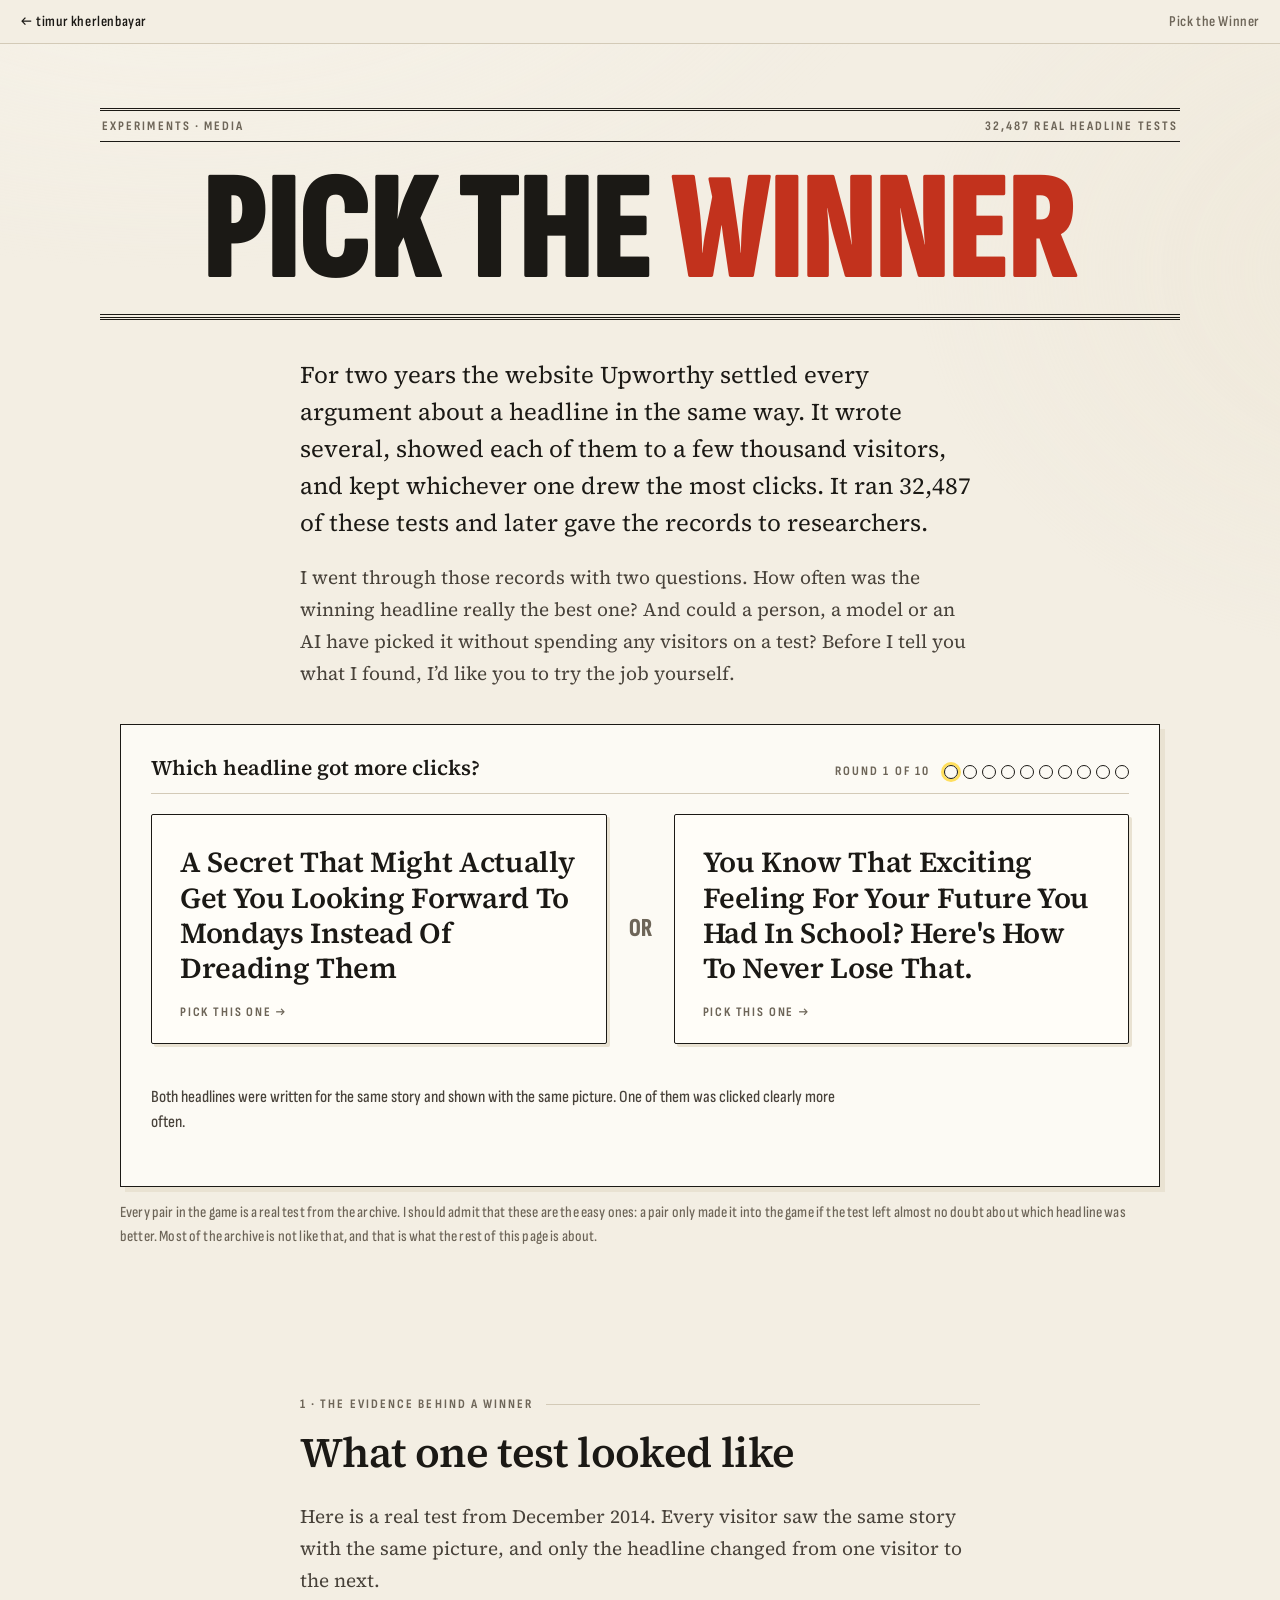
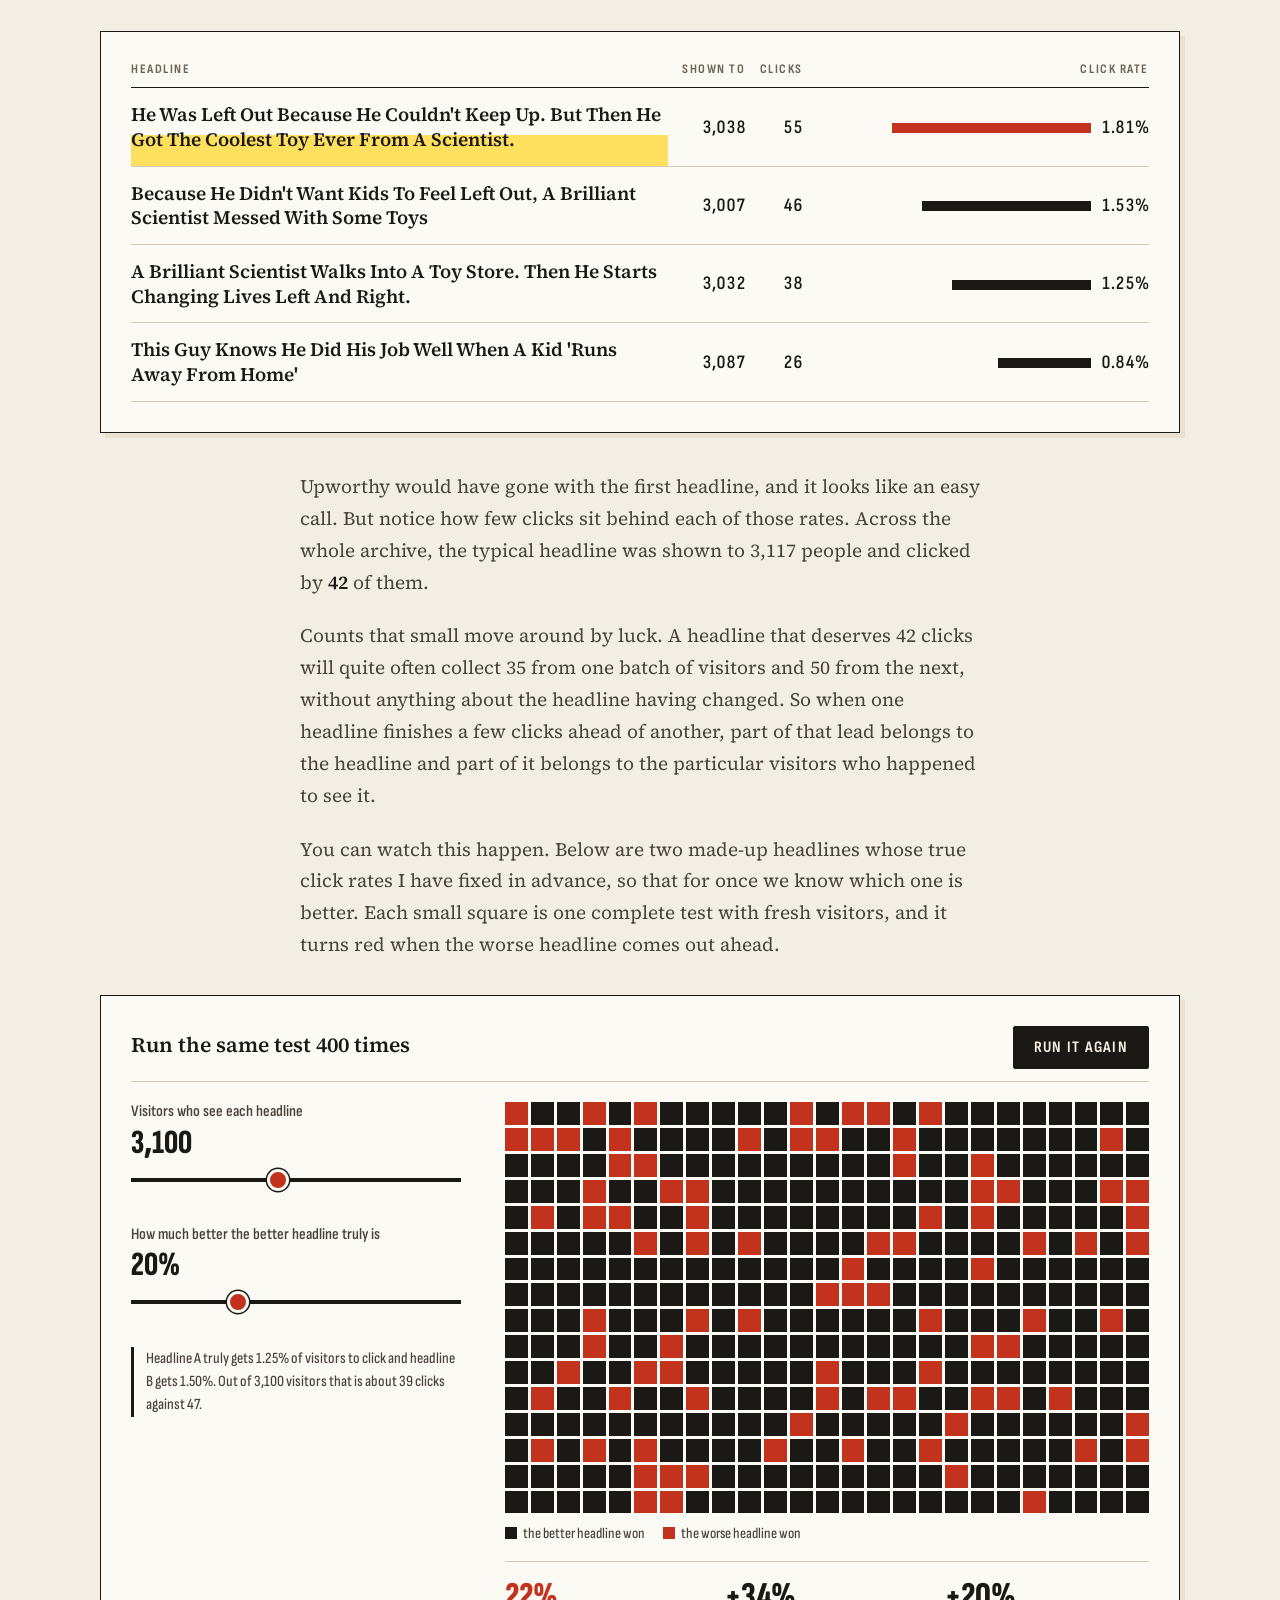
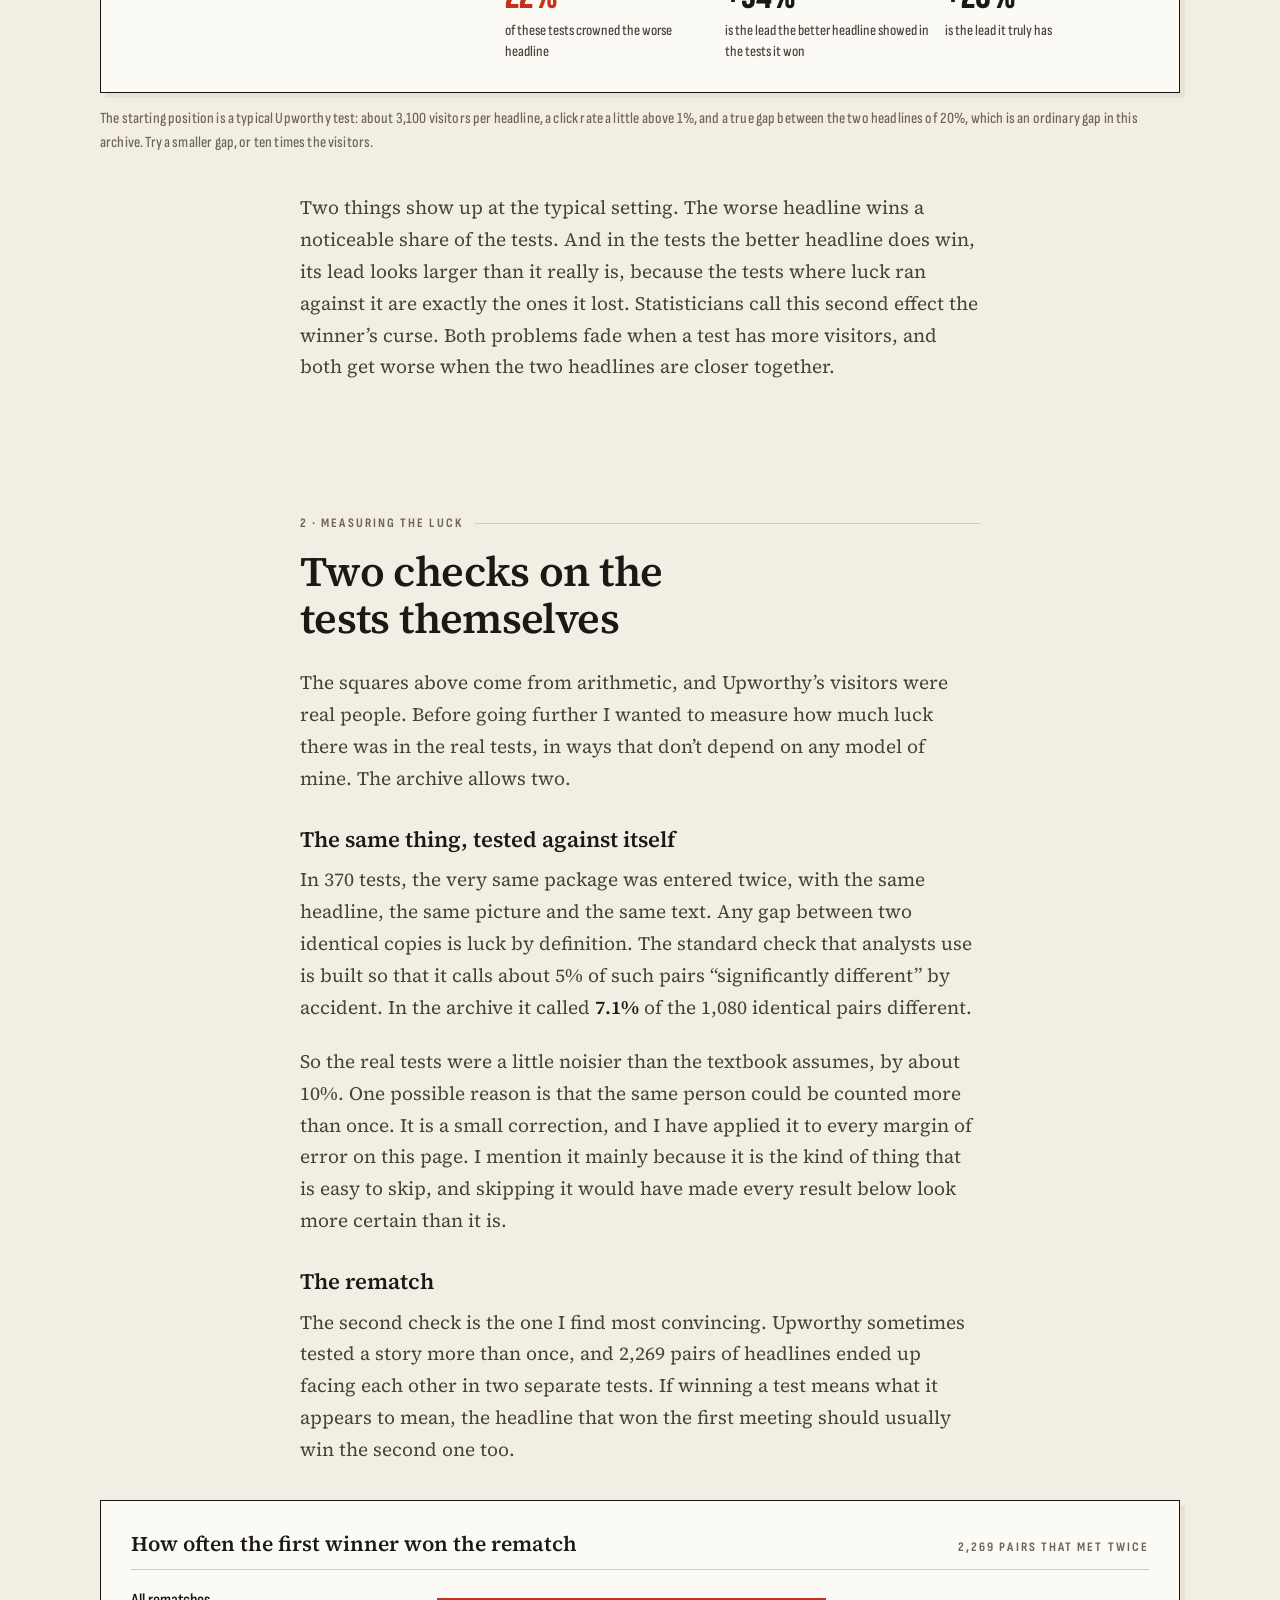
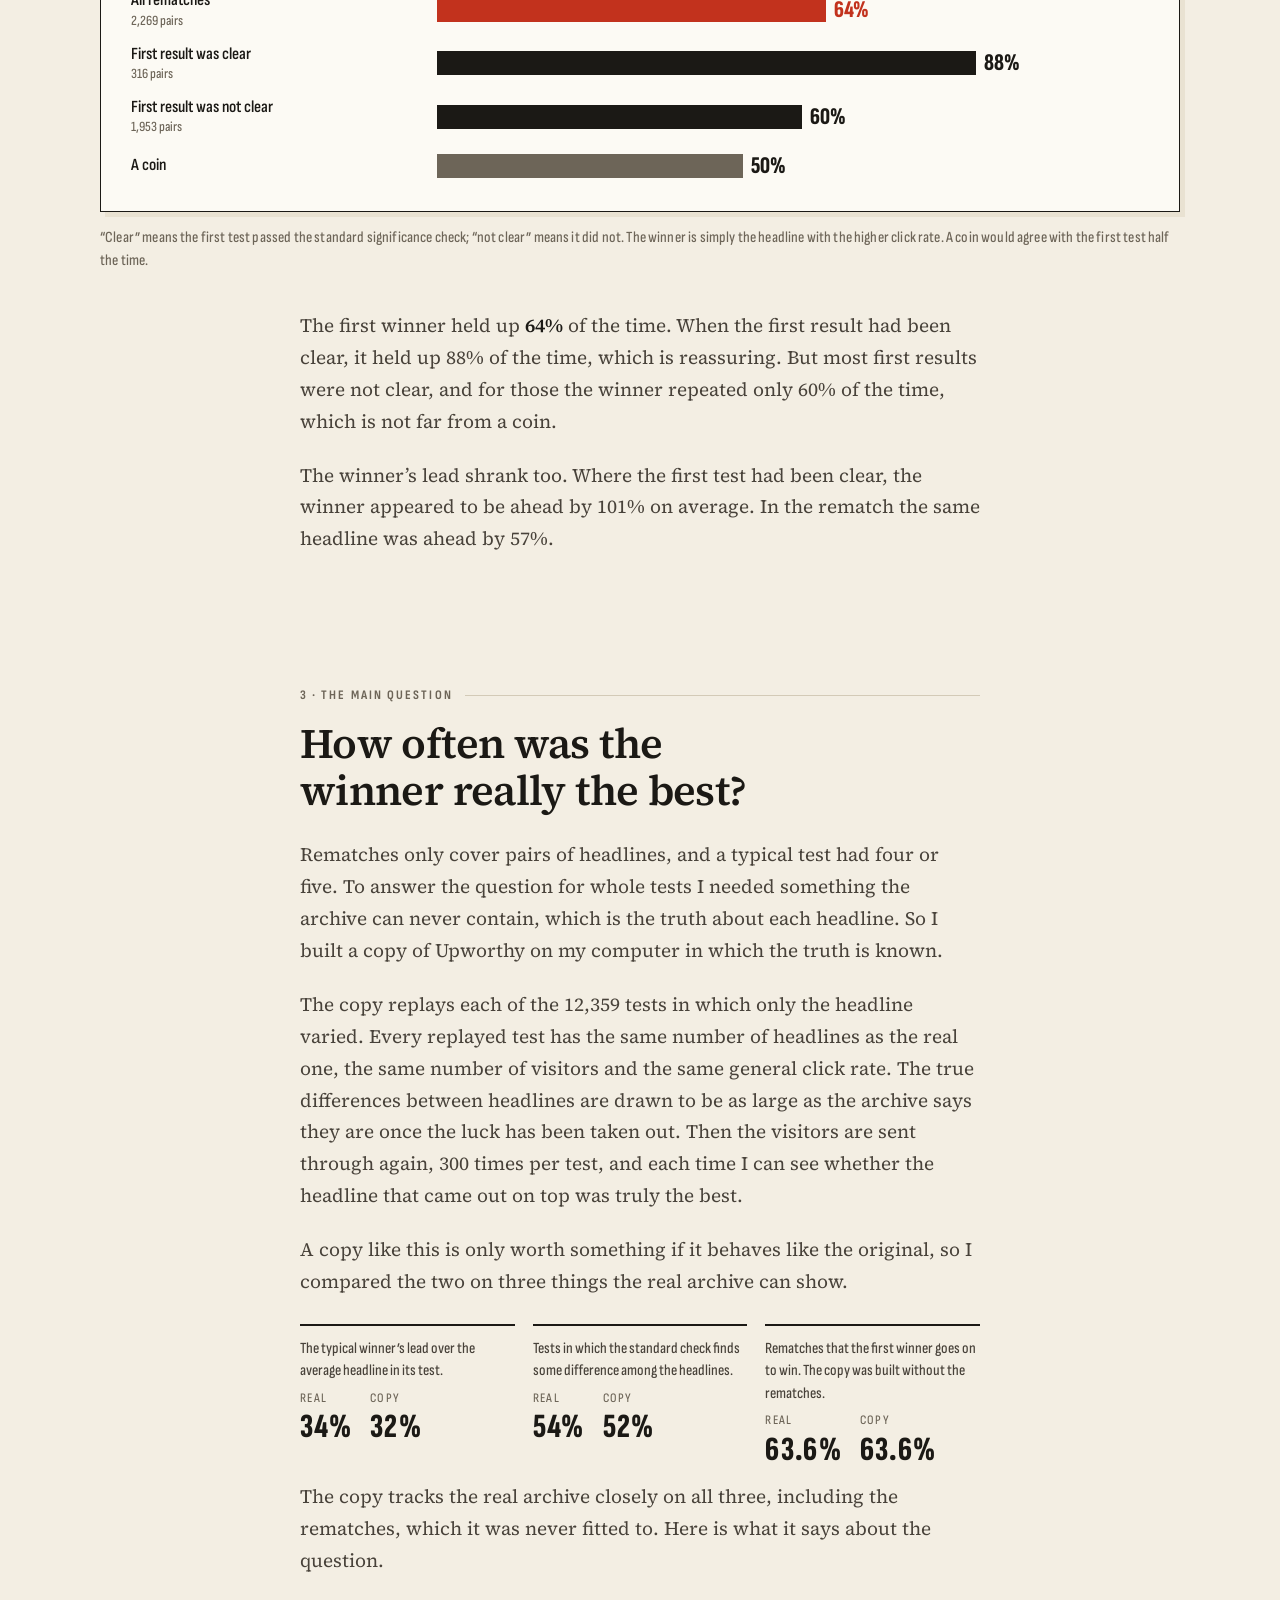
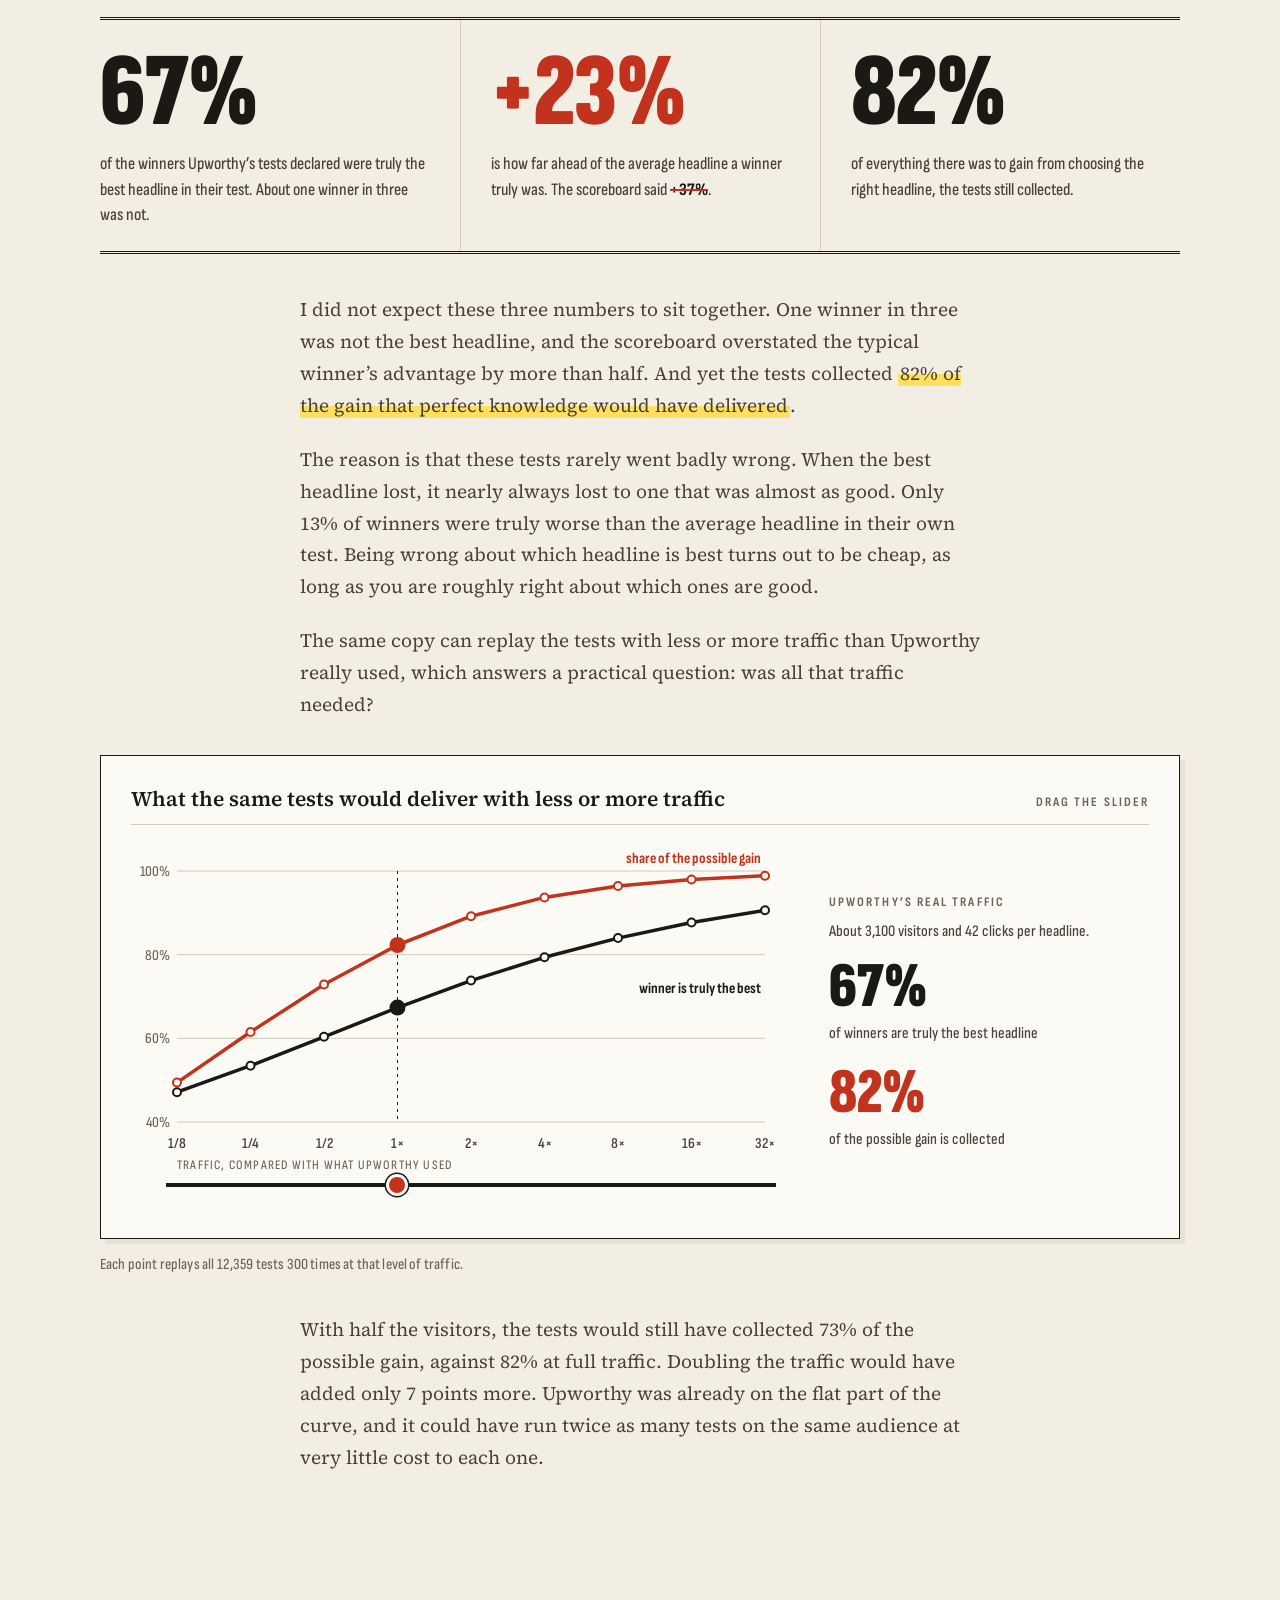
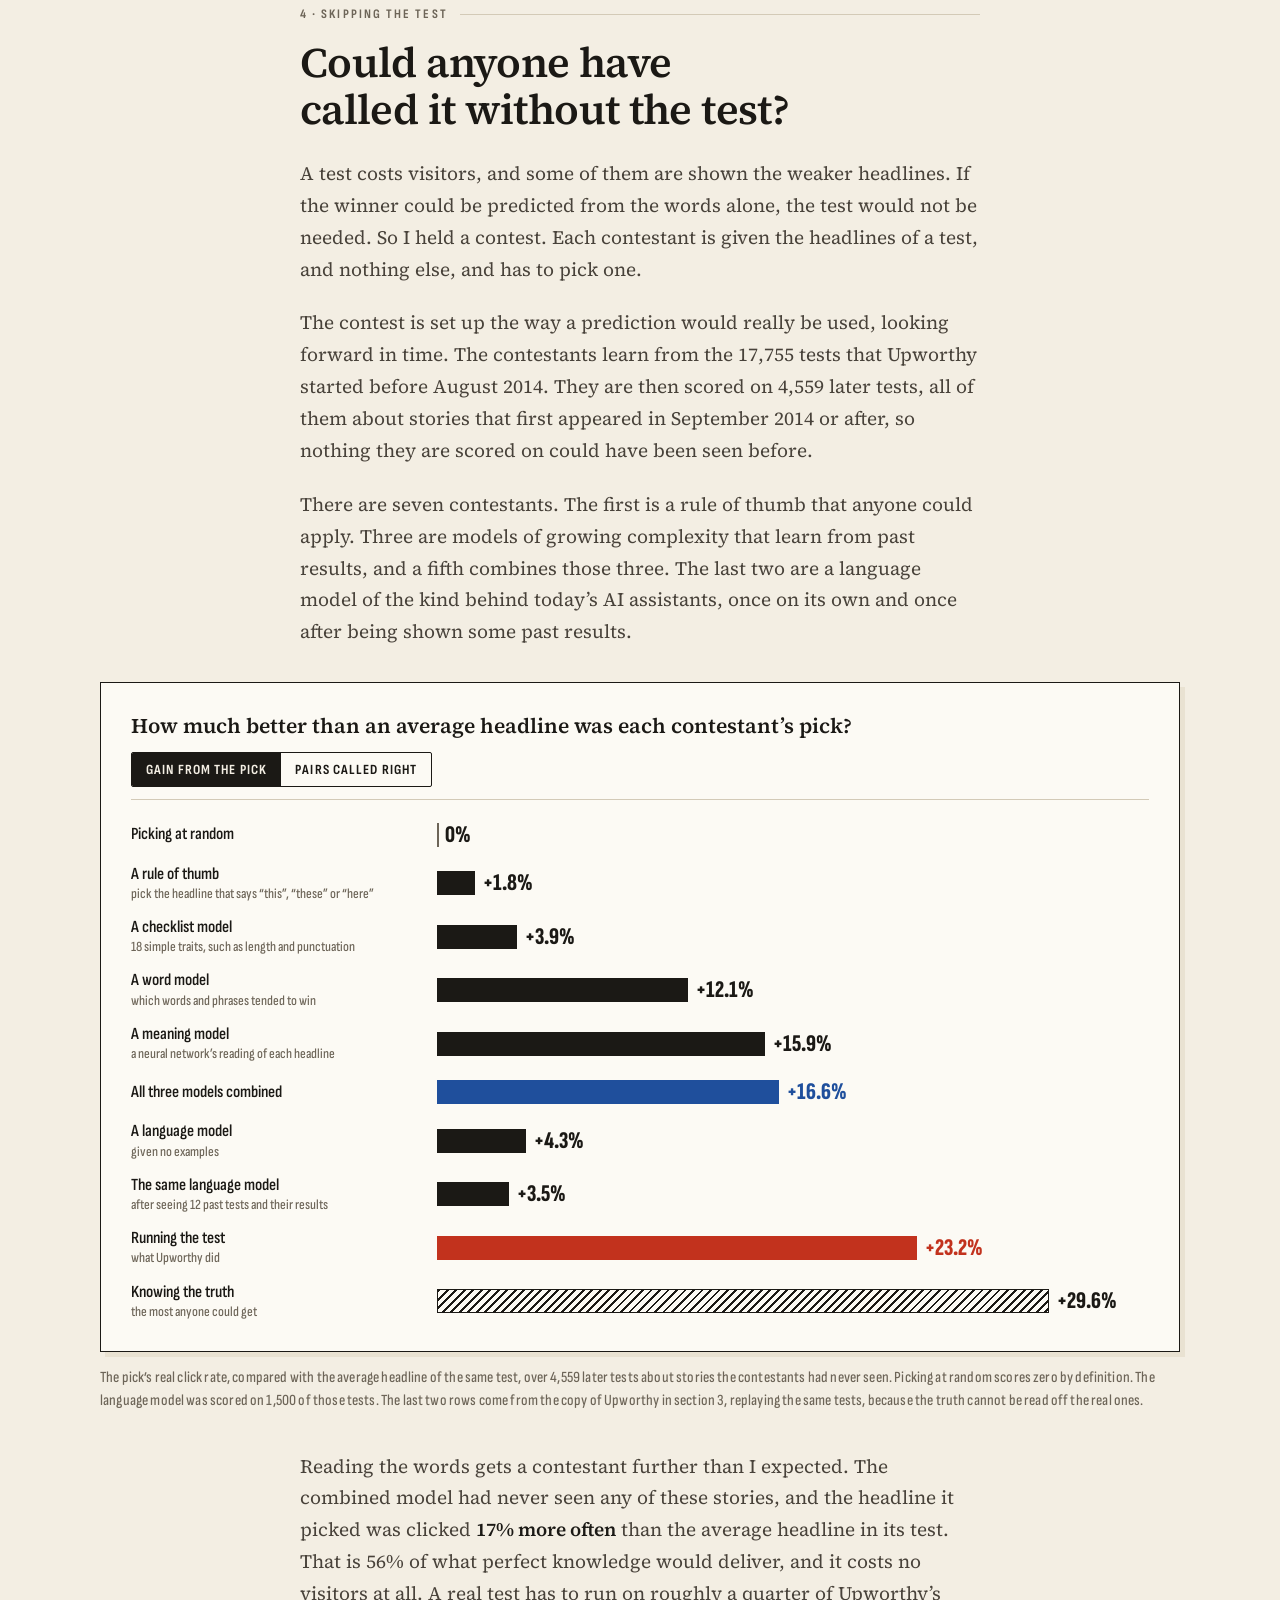
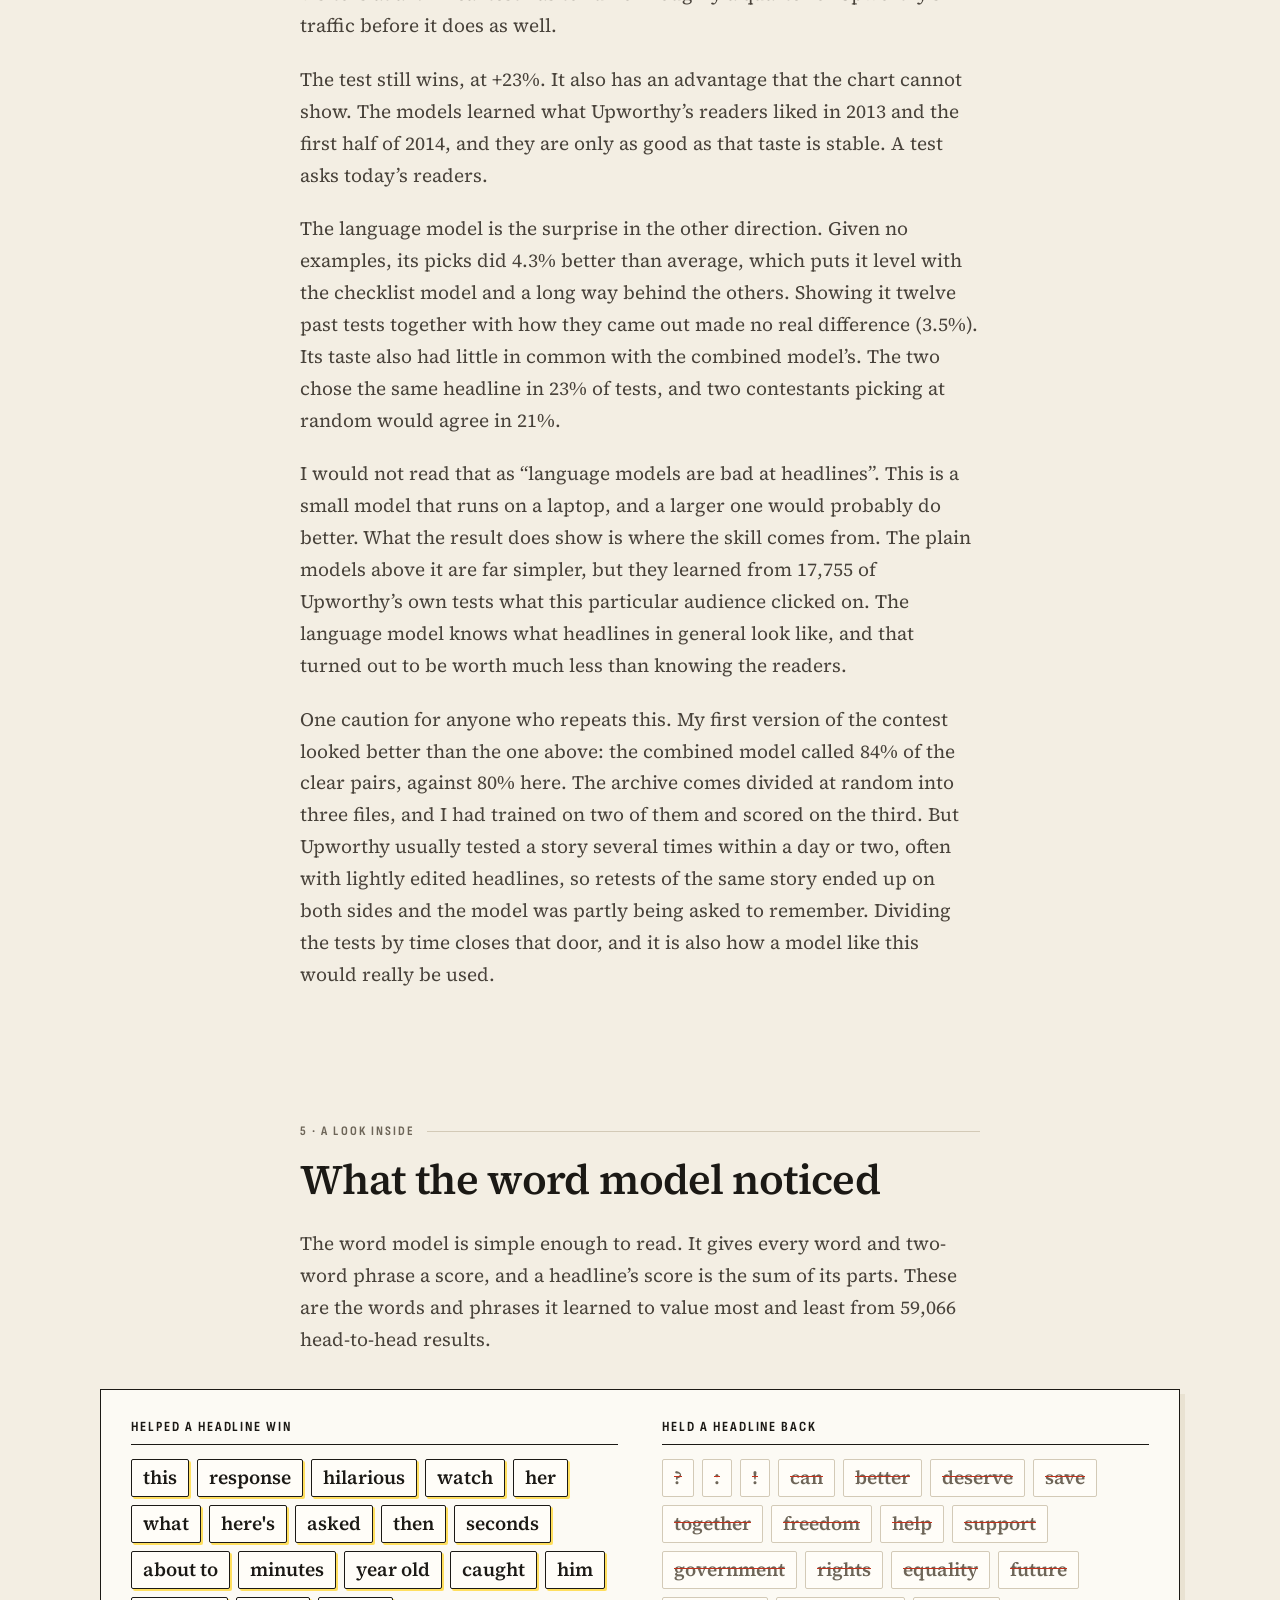
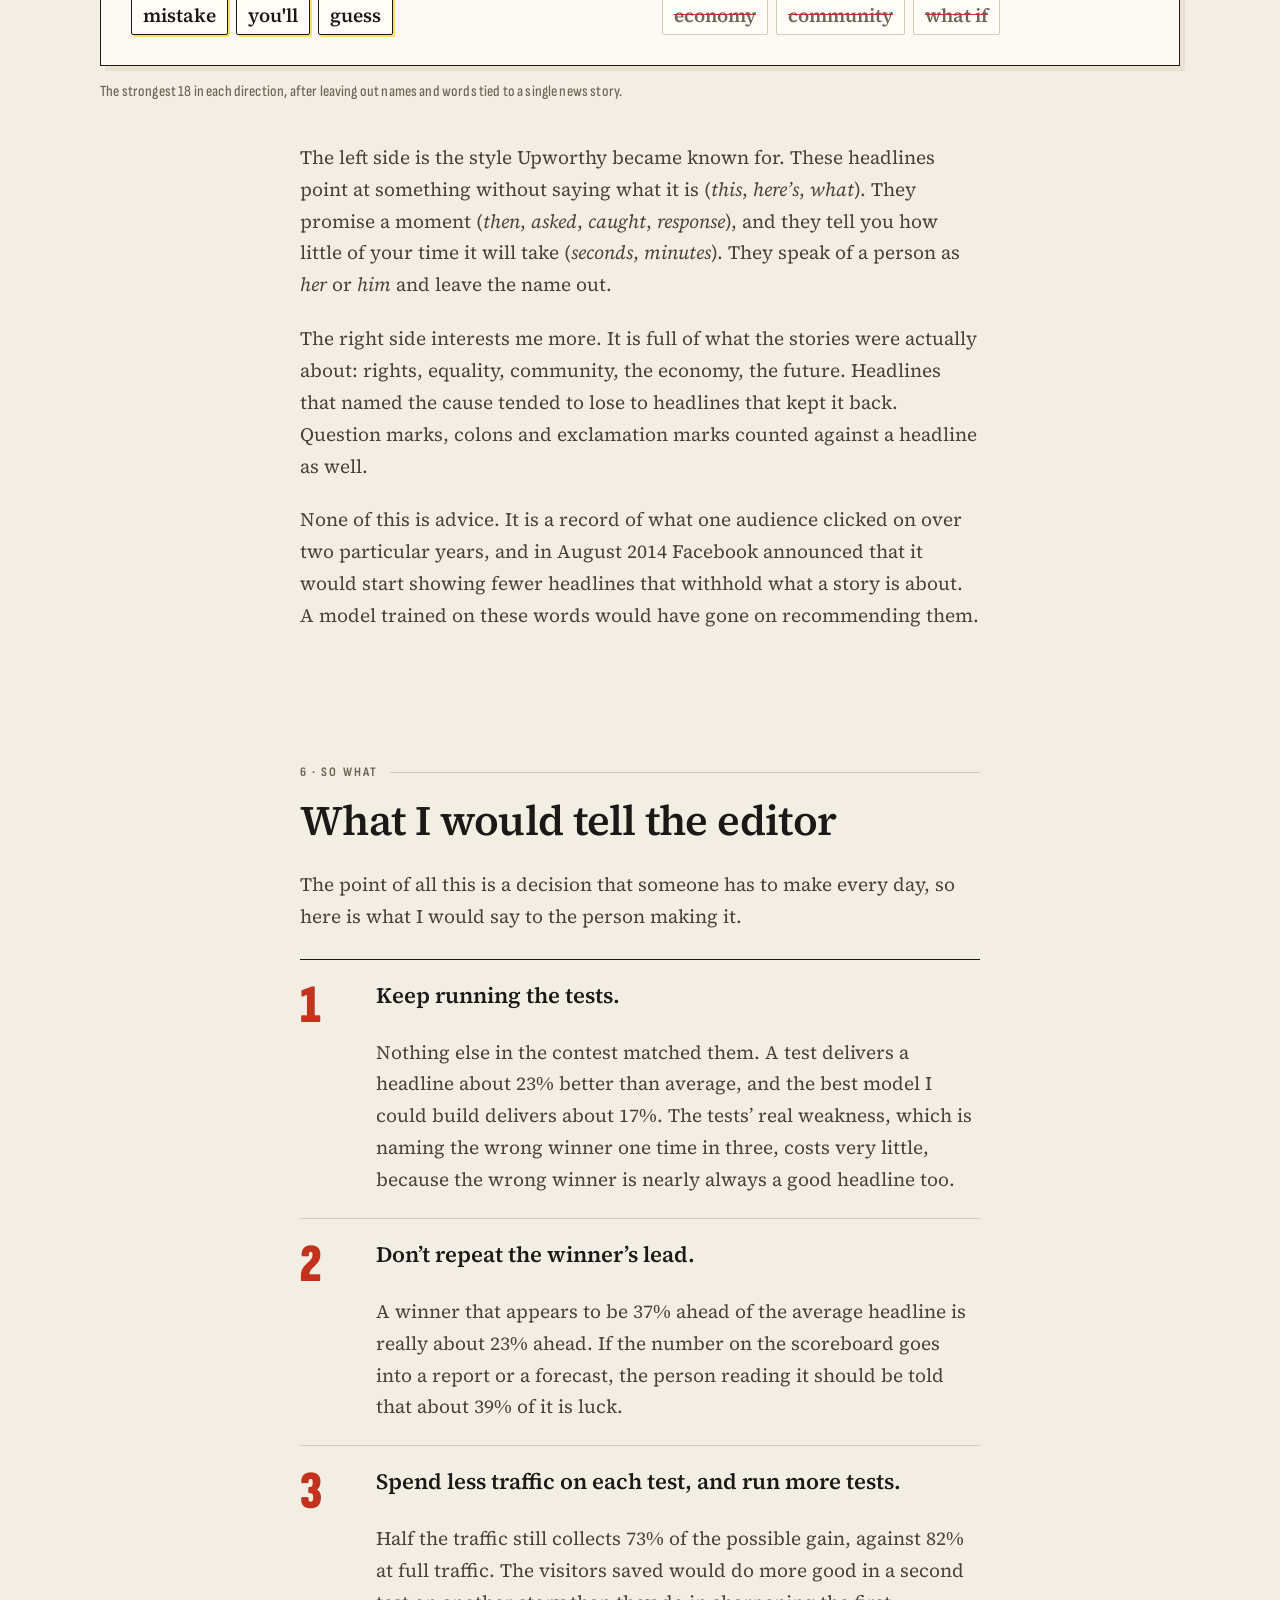
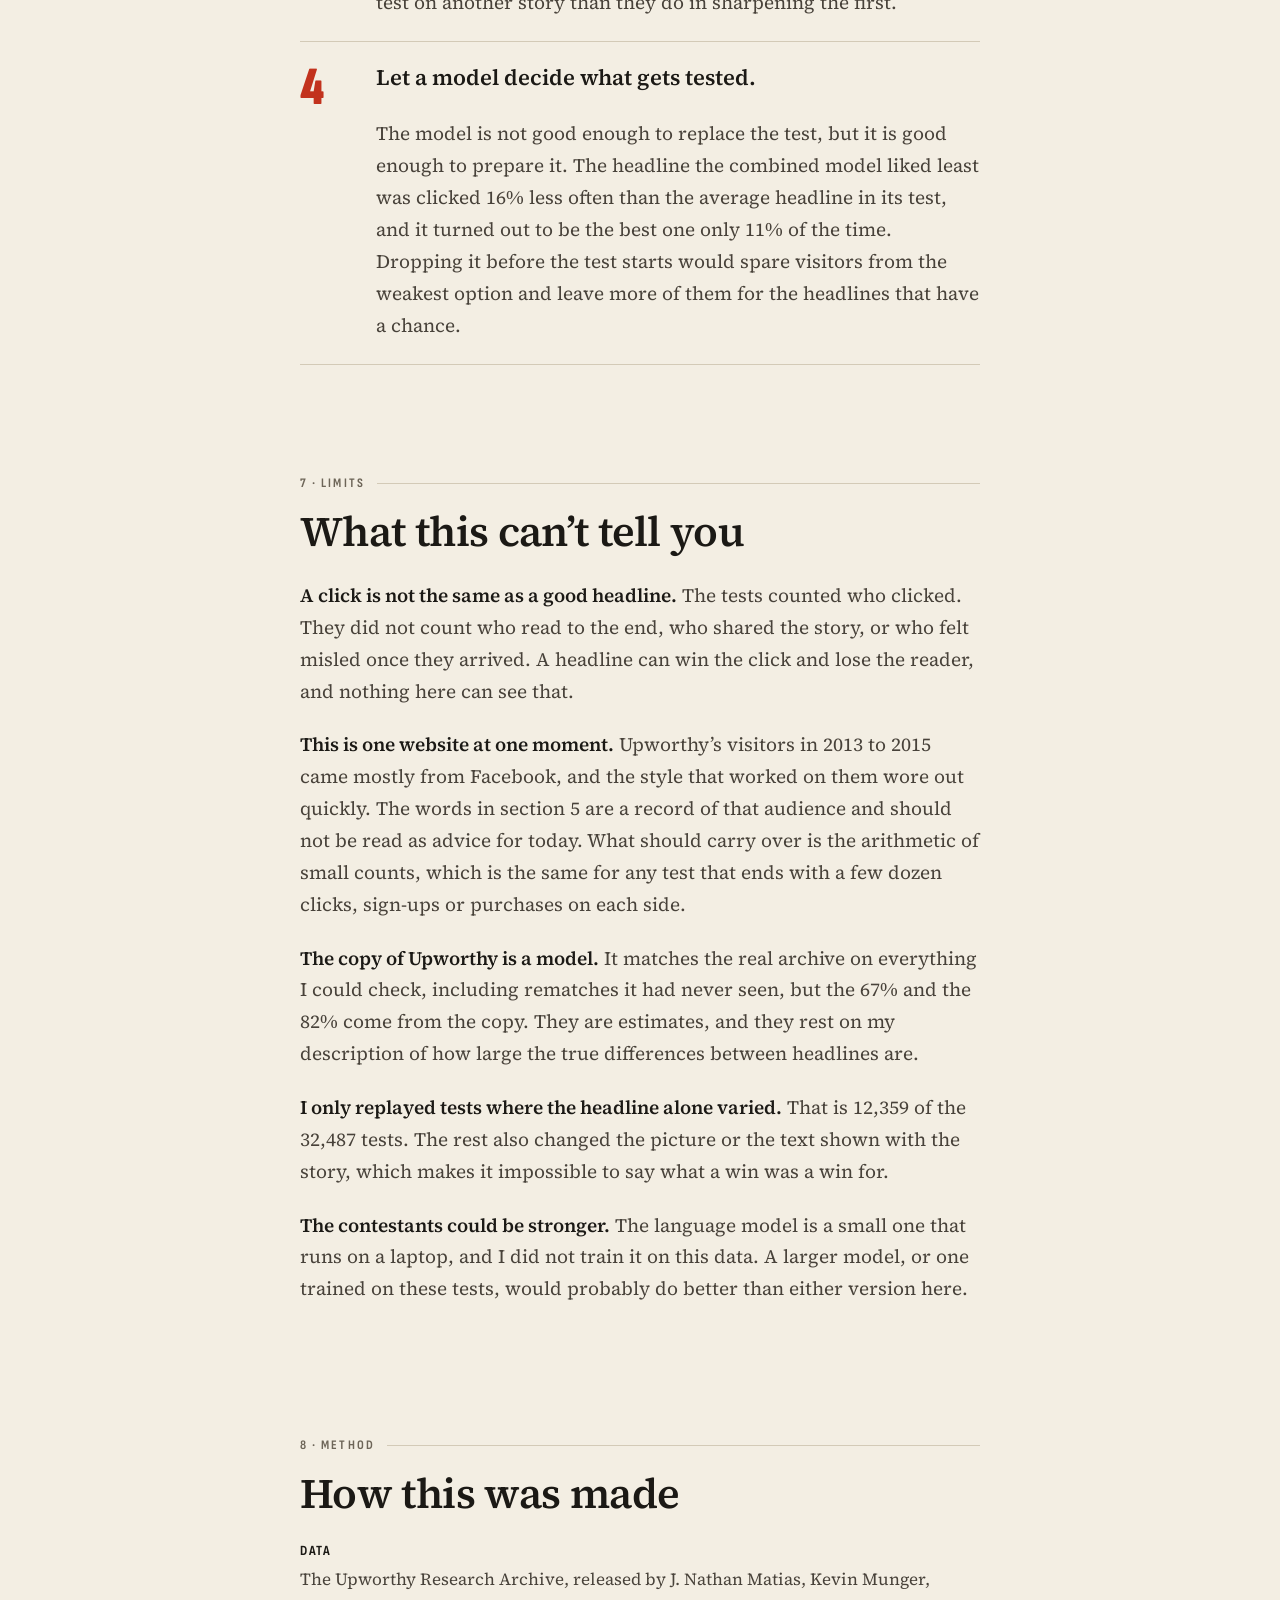
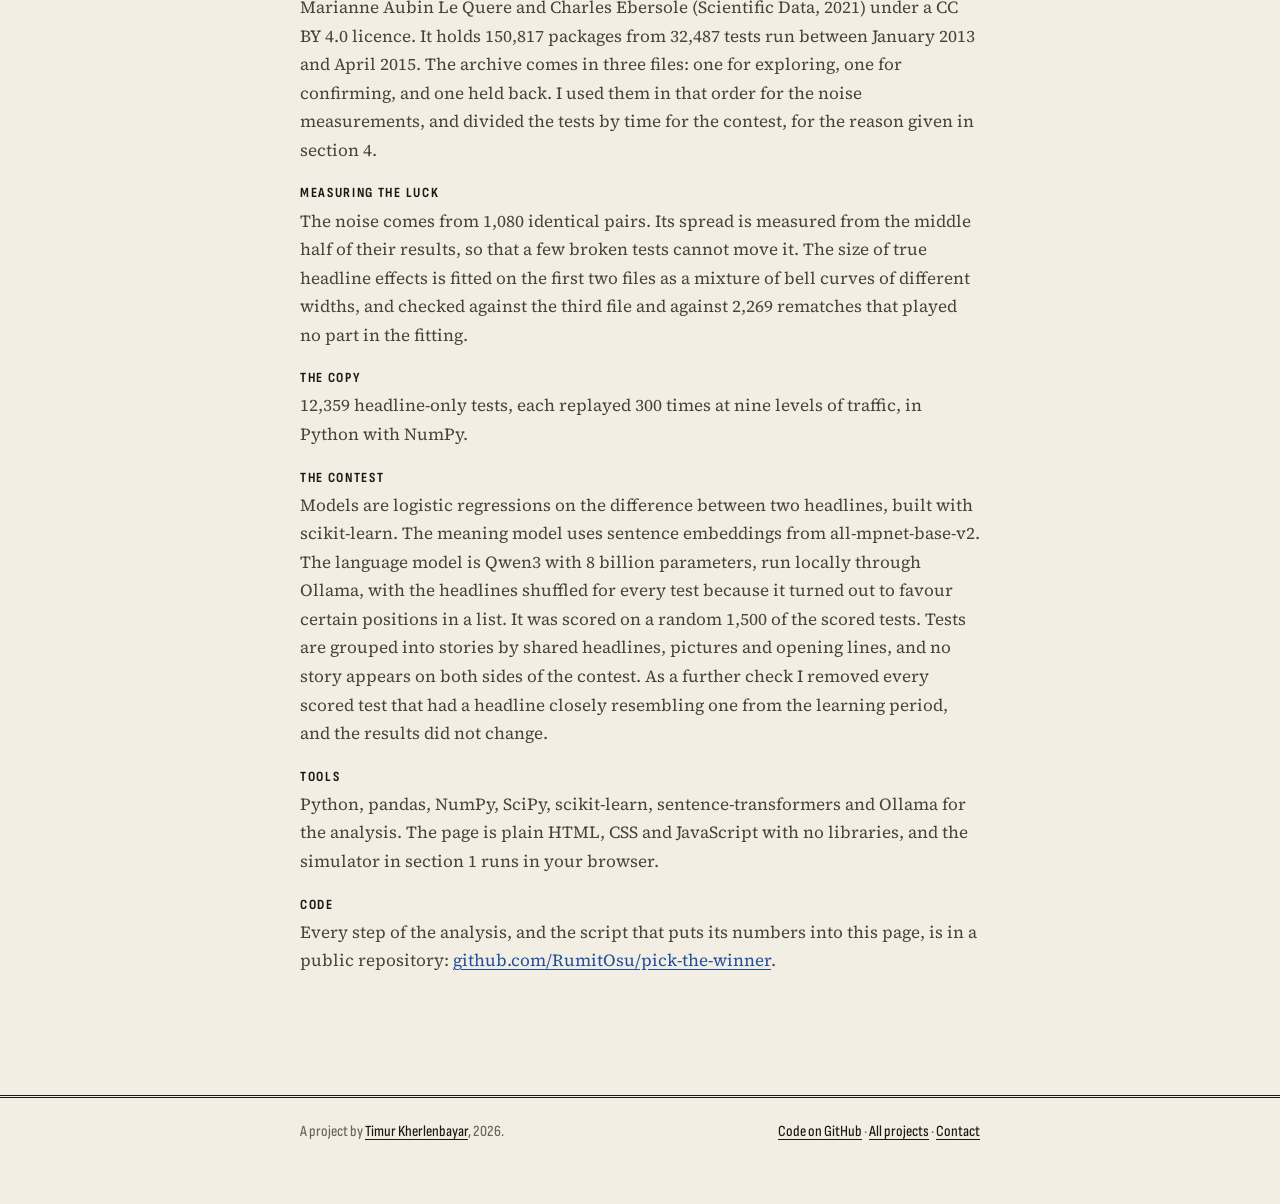
<file: projects/pick-the-winner/index.html>
<!DOCTYPE html>
<html lang="en">
<head>
<meta charset="UTF-8">
<meta name="viewport" content="width=device-width,initial-scale=1,viewport-fit=cover">
<meta name="theme-color" content="#f3eee3">
<meta name="description" content="Upworthy ran 32,487 headline tests. A data project by Timur Kherlenbayar on how often the winning headline was really the best one, and whether a person or a model could have picked it without a test.">
<meta property="og:title" content="Pick the Winner — Timur Kherlenbayar">
<meta property="og:description" content="How often is the winner of an A/B test really the best option? An interactive look at 32,487 real headline tests.">
<title>Pick the Winner — Timur Kherlenbayar</title>
<link rel="icon" href="../../assets/favicon.svg" type="image/svg+xml">
<link rel="stylesheet" href="../../assets/fonts/type-2.css">
<style>
/* A committed light look: newsprint, black ink, an editor's red pencil and a yellow marker.
   One reading column (680px) with wider exhibits (1080px) for the game and the charts. */
:root {
  color-scheme: light;
  --paper: #f3eee3;
  --paper-2: #e9e2d2;
  --card: #fcfaf4;
  --ink: #1b1915;
  --ink-2: #48423a;
  --muted: #6d6558;
  --rule: #d3cab7;
  --red: #c2321d;
  --red-soft: #f1d3c9;
  --blue: #1f4f9c;
  --blue-soft: #d5deee;
  --marker: #ffdf5e;
  --green: #2c7548;
  --serif: "Source Serif 4", Georgia, "Times New Roman", serif;
  --cond: "Sofia Sans Condensed", "Arial Narrow", Arial, sans-serif;
  --xcond: "Sofia Sans Extra Condensed", "Sofia Sans Condensed", "Arial Narrow", Impact, sans-serif;
}
* { box-sizing: border-box; }
html { -webkit-text-size-adjust: 100%; }
body { margin: 0; background: var(--paper); color: var(--ink); font: 19px/1.68 var(--serif); -webkit-font-smoothing: antialiased; overflow-x: hidden; }
body::before { content: ""; position: fixed; inset: 0; z-index: 0; pointer-events: none; opacity: .5;
  background: radial-gradient(1200px 600px at 15% -10%, #fbf8f0 0%, transparent 60%), radial-gradient(900px 700px at 110% 30%, #ece4d2 0%, transparent 55%); }
main, header, footer { position: relative; z-index: 1; }
.pad { padding-left: max(20px, env(safe-area-inset-left, 0px)); padding-right: max(20px, env(safe-area-inset-right, 0px)); }
.col { max-width: 680px; margin: 0 auto; }
.wide { max-width: 1080px; margin: 0 auto; }
p { margin: 0 0 1.15em; color: var(--ink-2); }
p strong, p b { color: var(--ink); font-weight: 600; }
a { color: var(--blue); text-underline-offset: 3px; }
h1, h2, h3 { margin: 0; text-wrap: balance; }
h2 { font: 600 clamp(30px, 4.4vw, 42px)/1.12 var(--serif); letter-spacing: -0.015em; margin-bottom: .6em; }
h3 { font: 600 22px/1.25 var(--serif); }
button { font: inherit; color: inherit; cursor: pointer; }
button:focus-visible, a:focus-visible, input:focus-visible { outline: 3px solid var(--blue); outline-offset: 3px; }
.label { font: 700 13px/1 var(--cond); letter-spacing: .16em; text-transform: uppercase; color: var(--muted); }
.num { font-family: var(--cond); font-variant-numeric: tabular-nums; }
mark { background: linear-gradient(transparent 55%, var(--marker) 55%); color: inherit; padding: 0 .08em; }
.sr { position: absolute; width: 1px; height: 1px; overflow: hidden; clip: rect(0 0 0 0); white-space: nowrap; }

/* Top bar */
.top { position: sticky; top: 0; z-index: 20; display: flex; justify-content: space-between; align-items: center; gap: 12px; height: 44px;
  background: rgba(243, 238, 227, .96); border-bottom: 1px solid var(--rule); font: 600 15px/1 var(--cond); letter-spacing: .04em; }
.top a { color: var(--ink); text-decoration: none; padding: 8px 0; }
.top a:hover { color: var(--red); }
.top span { color: var(--muted); }

/* Masthead */
.mast { padding-top: clamp(28px, 6vw, 64px); text-align: center; }
.mast-row { display: flex; justify-content: space-between; gap: 12px; border-top: 3px double var(--ink); border-bottom: 1px solid var(--ink); padding: 9px 2px 8px; }
.mast h1 { font: 900 clamp(60px, 13.4vw, 156px)/.86 var(--xcond); text-transform: uppercase; letter-spacing: -0.012em; margin: .14em 0 .1em; }
.mast h1 em { font-style: normal; color: var(--red); }
.mast-rule { border: 0; border-top: 1px solid var(--ink); border-bottom: 3px double var(--ink); height: 6px; margin: 0; }
.deck { font-size: clamp(20px, 2.5vw, 24px); line-height: 1.55; color: var(--ink); margin: 1.5em auto 0; text-align: left; }
.deck + p { margin-top: 1.1em; text-align: left; }

section { padding-top: clamp(64px, 9vw, 112px); }
.sec-no { display: flex; align-items: center; gap: 12px; margin-bottom: 18px; }
.sec-no::after { content: ""; flex: 1; border-top: 1px solid var(--rule); }
.exhibit { margin: 34px auto 38px; }
.frame { background: var(--card); border: 1px solid var(--ink); box-shadow: 5px 5px 0 var(--paper-2); padding: clamp(18px, 3vw, 30px); }
.frame-head { display: flex; justify-content: space-between; align-items: baseline; gap: 12px; flex-wrap: wrap; border-bottom: 1px solid var(--rule); padding-bottom: 12px; margin-bottom: 20px; }
.frame-head h3 { font-size: 21px; }
.cap { font: 500 15.5px/1.5 var(--cond); color: var(--muted); margin: 14px 0 0; letter-spacing: .01em; }
.btn { font: 700 16px/1 var(--cond); letter-spacing: .08em; text-transform: uppercase; background: var(--ink); color: var(--paper); border: 1px solid var(--ink); padding: 13px 20px 12px; border-radius: 2px; transition: background .15s, transform .15s; }
.btn:hover { background: var(--red); border-color: var(--red); }
.btn:active { transform: translateY(1px); }
.btn.quiet { background: transparent; color: var(--ink); }
.btn.quiet:hover { background: var(--ink); color: var(--paper); border-color: var(--ink); }

/* The game */
.game-status { display: flex; align-items: center; gap: 14px; }
.pips { display: flex; gap: 5px; }
.pips i { width: 14px; height: 14px; border: 1.5px solid var(--ink); border-radius: 50%; background: transparent; }
.pips i.hit { background: var(--ink); }
.pips i.miss { background: var(--red); border-color: var(--red); }
.pips i.now { box-shadow: 0 0 0 3px var(--marker); }
.duel { display: grid; grid-template-columns: 1fr auto 1fr; gap: clamp(10px, 2vw, 22px); align-items: stretch; }
.or { align-self: center; font: 800 26px/1 var(--xcond); color: var(--muted); text-transform: uppercase; }
.pick { position: relative; text-align: left; background: #fffdf8; border: 1px solid var(--ink); border-radius: 2px; padding: clamp(18px, 2.6vw, 30px) clamp(16px, 2.4vw, 28px) clamp(16px, 2.2vw, 24px);
  display: flex; flex-direction: column; justify-content: space-between; gap: 18px; min-height: 230px; transition: transform .18s, box-shadow .18s, opacity .3s; box-shadow: 3px 3px 0 var(--paper-2); }
.pick .hl { font: 600 clamp(21px, 2.5vw, 29px)/1.22 var(--serif); letter-spacing: -0.012em; color: var(--ink); }
.pick .hint { font: 700 13px/1 var(--cond); letter-spacing: .14em; text-transform: uppercase; color: var(--muted); }
.pick:not(:disabled):hover { transform: translate(-2px, -3px); box-shadow: 7px 8px 0 var(--marker); }
.pick:not(:disabled):hover .hint { color: var(--red); }
.pick:disabled { cursor: default; }
.pick.lost { opacity: .62; }
.pick.chosen { outline: 3px solid var(--ink); outline-offset: 3px; }
.result { display: none; }
.pick.shown .result { display: block; }
.pick.shown .hint { display: none; }
.rate { display: block; font: 800 40px/1 var(--xcond); letter-spacing: .01em; }
.rate small { font: 500 15px/1.3 var(--cond); color: var(--muted); display: block; margin-top: 5px; letter-spacing: .01em; }
.bar { display: block; height: 8px; background: var(--paper-2); margin-top: 12px; }
.bar i { display: block; height: 100%; background: var(--ink); width: 0; transition: width .7s cubic-bezier(.2, .7, .2, 1); }
.pick.won .bar i { background: var(--red); }
.stamp { position: absolute; top: 14px; right: 12px; font: 900 19px/1 var(--xcond); letter-spacing: .1em; text-transform: uppercase; color: var(--red); border: 3px solid var(--red); padding: 6px 9px 4px; border-radius: 3px; transform: rotate(7deg) scale(1.6); opacity: 0; background: rgba(255, 253, 248, .9); }
.pick.won .stamp { animation: stamp .32s .15s cubic-bezier(.2, 1.4, .4, 1) forwards; }
@keyframes stamp { to { transform: rotate(7deg) scale(1); opacity: 1; } }
.after { min-height: 92px; margin-top: 20px; display: flex; justify-content: space-between; align-items: center; gap: 18px; flex-wrap: wrap; }
.verdict { font: 500 17px/1.5 var(--cond); color: var(--ink-2); max-width: 720px; margin: 0; }
.verdict b { color: var(--ink); }
.verdict .ok { color: var(--green); font-weight: 700; }
.verdict .no { color: var(--red); font-weight: 700; }
.final { display: none; }
.final.on { display: block; }
.final h3 { font: 600 clamp(26px, 3.4vw, 36px)/1.15 var(--serif); margin-bottom: 18px; }
.board { display: grid; gap: 10px; margin: 0 0 20px; padding: 0; list-style: none; }
.board li { display: grid; grid-template-columns: minmax(150px, 250px) 1fr 62px; gap: 14px; align-items: center; font: 600 17px/1.2 var(--cond); }
.board .track { height: 22px; background: var(--paper-2); position: relative; }
.board .track i { position: absolute; inset: 0 auto 0 0; background: var(--ink); width: 0; transition: width .8s cubic-bezier(.2, .7, .2, 1); }
.board li.you .track i { background: var(--red); }
.board li.you { color: var(--red); }
.board .v { font: 800 24px/1 var(--xcond); text-align: right; }
@media (max-width: 720px) {
  .duel { grid-template-columns: 1fr; }
  .or { justify-self: center; }
  .pick { min-height: 0; }
  .board li { grid-template-columns: 1fr 62px; }
  .board .track { grid-column: 1 / -1; order: 3; height: 12px; }
}

/* A real test */
.test { width: 100%; border-collapse: collapse; }
.test th { font: 700 13px/1.2 var(--cond); letter-spacing: .12em; text-transform: uppercase; color: var(--muted); text-align: right; padding: 0 0 10px 14px; border-bottom: 1px solid var(--ink); white-space: nowrap; }
.test th:first-child { text-align: left; padding-left: 0; }
.test td { padding: 14px 0 14px 14px; border-bottom: 1px solid var(--rule); vertical-align: middle; text-align: right; font: 600 19px/1 var(--cond); font-variant-numeric: tabular-nums; }
.test td:first-child { text-align: left; padding-left: 0; font: 600 19px/1.3 var(--serif); }
.test tr.lead td:first-child { background: linear-gradient(transparent 60%, var(--marker) 60%) no-repeat; background-size: 100% 100%; }
.test .rb { display: inline-block; vertical-align: middle; height: 10px; background: var(--ink); margin-right: 10px; }
.test tr.lead .rb { background: var(--red); }
.test td.w { width: 34%; white-space: nowrap; }
@media (max-width: 720px) { .test th:nth-child(2), .test td:nth-child(2) { display: none; } .test td.w { width: auto; } .test .rb { display: none; } .test td:first-child { font-size: 16.5px; } .test td { font-size: 17px; padding-left: 12px; } }

/* The simulator */
.sim { display: grid; grid-template-columns: minmax(250px, 330px) 1fr; gap: clamp(20px, 4vw, 44px); align-items: start; }
.ctl { display: grid; gap: 22px; }
.ctl label { display: block; font: 600 16px/1.3 var(--cond); color: var(--ink-2); }
.ctl output { display: block; font: 800 34px/1.05 var(--xcond); color: var(--ink); margin: 2px 0 6px; }
input[type=range] { -webkit-appearance: none; appearance: none; width: 100%; height: 26px; background: transparent; margin: 0; }
input[type=range]::-webkit-slider-runnable-track { height: 4px; background: var(--ink); }
input[type=range]::-moz-range-track { height: 4px; background: var(--ink); }
input[type=range]::-webkit-slider-thumb { -webkit-appearance: none; width: 22px; height: 22px; border-radius: 50%; background: var(--red); border: 3px solid var(--card); box-shadow: 0 0 0 1.5px var(--ink); margin-top: -9px; cursor: grab; }
input[type=range]::-moz-range-thumb { width: 18px; height: 18px; border-radius: 50%; background: var(--red); border: 3px solid var(--card); box-shadow: 0 0 0 1.5px var(--ink); cursor: grab; }
.truth { font: 500 15.5px/1.5 var(--cond); color: var(--ink-2); border-left: 3px solid var(--ink); padding-left: 12px; margin: 0; }
.grid400 { display: grid; grid-template-columns: repeat(25, 1fr); gap: 3px; }
.grid400 i { aspect-ratio: 1; background: var(--paper-2); transition: background .12s; }
.grid400 i.good { background: var(--ink); }
.grid400 i.bad { background: var(--red); }
.sim-read { display: grid; grid-template-columns: repeat(3, 1fr); gap: 16px; margin-top: 18px; border-top: 1px solid var(--rule); padding-top: 16px; }
.sim-read div { font: 500 15px/1.4 var(--cond); color: var(--ink-2); }
.sim-read b { display: block; font: 800 38px/1 var(--xcond); color: var(--ink); margin-bottom: 4px; }
.sim-read .bad b { color: var(--red); }
.key { display: flex; gap: 18px; flex-wrap: wrap; font: 500 15px/1.2 var(--cond); color: var(--ink-2); margin-top: 12px; }
.key i { display: inline-block; width: 12px; height: 12px; vertical-align: -1px; margin-right: 6px; }
@media (max-width: 760px) { .sim { grid-template-columns: 1fr; } .sim-read { grid-template-columns: 1fr 1fr; } .grid400 { gap: 2px; } }

/* Charts */
.hbars { display: grid; gap: 14px; }
.hbar { display: grid; grid-template-columns: minmax(170px, 290px) 1fr; gap: 16px; align-items: center; }
.hbar .name { font: 600 17px/1.25 var(--cond); }
.hbar .name small { display: block; font: 500 14px/1.3 var(--cond); color: var(--muted); }
.hbar .track { position: relative; height: 30px; }
.hbar .fill { position: absolute; left: 0; top: 3px; bottom: 3px; background: var(--ink); width: 0; transition: width 1s cubic-bezier(.2, .7, .2, 1); }
.hbar .val { position: absolute; top: 50%; transform: translateY(-50%); font: 800 24px/1 var(--xcond); padding-left: 8px; white-space: nowrap; transition: left 1s cubic-bezier(.2, .7, .2, 1); left: 0; }
.hbar .whisk { position: absolute; top: 50%; height: 2px; background: var(--card); mix-blend-mode: difference; opacity: .0; }
.hbar.red .fill { background: var(--red); } .hbar.red .val { color: var(--red); }
.hbar.blue .fill { background: var(--blue); } .hbar.blue .val { color: var(--blue); }
.hbar.ghost .fill { background: repeating-linear-gradient(135deg, var(--ink) 0 2px, transparent 2px 6px); border: 1px solid var(--ink); }
.hbar.zero .fill { background: var(--muted); min-width: 2px; }
.chart-axis { position: relative; height: 0; }
.refline { position: absolute; top: 0; bottom: 0; border-left: 1.5px dashed var(--muted); pointer-events: none; }
.refline span { position: absolute; top: -22px; left: 6px; font: 600 13px/1 var(--cond); letter-spacing: .08em; text-transform: uppercase; color: var(--muted); white-space: nowrap; }
.rel { position: relative; }
@media (max-width: 720px) { .hbar { grid-template-columns: 1fr; gap: 3px; } .hbar .track { height: 26px; } }
.tabs { display: inline-flex; border: 1px solid var(--ink); border-radius: 2px; overflow: hidden; }
.tabs button { font: 700 14px/1 var(--cond); letter-spacing: .08em; text-transform: uppercase; background: transparent; border: 0; padding: 10px 14px 9px; color: var(--ink); }
.tabs button[aria-pressed=true] { background: var(--ink); color: var(--paper); }

.big3 { display: grid; grid-template-columns: repeat(3, 1fr); gap: 0; border-top: 3px double var(--ink); border-bottom: 3px double var(--ink); margin: 40px auto; }
.big3 > div { padding: 26px clamp(14px, 2.4vw, 30px) 24px; border-left: 1px solid var(--rule); }
.big3 > div:first-child { border-left: 0; padding-left: 0; }
.big3 b { display: block; font: 900 clamp(60px, 8.6vw, 104px)/.9 var(--xcond); letter-spacing: -0.01em; color: var(--ink); }
.big3 b em { font-style: normal; color: var(--red); }
.big3 p { font: 500 17.5px/1.45 var(--cond); margin: 12px 0 0; color: var(--ink-2); }
.big3 p s { text-decoration-color: var(--red); text-decoration-thickness: 2px; font-weight: 700; color: var(--ink); }
@media (max-width: 760px) { .big3 { grid-template-columns: 1fr; } .big3 > div { border-left: 0; border-top: 1px solid var(--rule); padding-left: 0; } .big3 > div:first-child { border-top: 0; } }

.checks { display: grid; grid-template-columns: repeat(3, 1fr); gap: 18px; margin: 26px 0 8px; }
.check { border-top: 2px solid var(--ink); padding-top: 12px; font: 500 15.5px/1.45 var(--cond); color: var(--ink-2); }
.check .pair { display: flex; gap: 18px; margin: 8px 0 6px; }
.check .pair span { font: 500 13px/1.2 var(--cond); letter-spacing: .1em; text-transform: uppercase; color: var(--muted); }
.check .pair b { display: block; font: 800 34px/1 var(--xcond); color: var(--ink); margin-top: 4px; }
@media (max-width: 720px) { .checks { grid-template-columns: 1fr; } }

.traffic { display: grid; grid-template-columns: 1fr minmax(240px, 320px); gap: clamp(18px, 4vw, 44px); align-items: center; }
.traffic svg { width: 100%; height: auto; display: block; overflow: visible; }
.traffic svg text { font-family: var(--cond); }
.t-read b { display: block; font: 900 64px/.95 var(--xcond); }
.t-read p { font: 500 16px/1.45 var(--cond); margin: 4px 0 18px; }
.t-read .r2 b { color: var(--red); }
@media (max-width: 820px) { .traffic { grid-template-columns: 1fr; } .t-read { display: grid; grid-template-columns: 1fr 1fr; gap: 6px 14px; } .t-read > div:first-child { grid-column: 1 / -1; } .t-read b { font-size: 52px; } }

.words { display: grid; grid-template-columns: 1fr 1fr; gap: clamp(18px, 4vw, 44px); }
.words h3 { font: 700 14px/1 var(--cond); letter-spacing: .14em; text-transform: uppercase; margin-bottom: 14px; padding-bottom: 10px; border-bottom: 1px solid var(--ink); }
.words ul { list-style: none; margin: 0; padding: 0; display: flex; flex-wrap: wrap; gap: 8px 8px; }
.words li { font: 600 19px/1 var(--serif); padding: 8px 11px 9px; border: 1px solid var(--ink); background: #fffdf8; border-radius: 2px; }
.words .won li { box-shadow: 2px 2px 0 var(--marker); }
.words .lost li { color: var(--muted); border-color: var(--rule); text-decoration: line-through; text-decoration-color: var(--red); }
@media (max-width: 720px) { .words { grid-template-columns: 1fr; } }

.advice { counter-reset: a; list-style: none; margin: 26px 0 0; padding: 0; display: grid; gap: 0; border-top: 1px solid var(--ink); }
.advice li { counter-increment: a; display: grid; grid-template-columns: 62px 1fr; gap: 6px 14px; padding: 22px 0; border-bottom: 1px solid var(--rule); }
.advice li::before { content: counter(a); font: 900 54px/.9 var(--xcond); color: var(--red); }
.advice h3 { margin-bottom: 6px; }
.advice p { margin: 0; grid-column: 2; }
.notes { font-size: 17px; }
.notes dt { font: 700 14px/1.3 var(--cond); letter-spacing: .12em; text-transform: uppercase; color: var(--ink); margin-top: 20px; }
.notes dd { margin: 4px 0 0; color: var(--ink-2); }
footer { margin-top: clamp(70px, 10vw, 120px); border-top: 3px double var(--ink); padding-top: 22px; padding-bottom: 60px; font: 500 15.5px/1.55 var(--cond); color: var(--muted); }
footer .col { display: flex; justify-content: space-between; gap: 20px; flex-wrap: wrap; }
footer a { color: var(--ink); }
.fade { opacity: 0; transform: translateY(14px); transition: opacity .6s, transform .6s; }
.fade.in, .nojs .fade { opacity: 1; transform: none; }
@media (prefers-reduced-motion: reduce) { *, *::before, *::after { animation-duration: .01ms !important; transition-duration: .01ms !important; } .fade { opacity: 1; transform: none; } }
</style>
</head>
<body class="nojs">
<div class="top pad"><a href="../../#work" aria-label="Back to Timur’s portfolio">← timur kherlenbayar</a><span>Pick the Winner</span></div>

<header class="mast pad">
  <div class="wide">
    <div class="mast-row label"><span>Experiments · Media</span><span>32,487 real headline tests</span></div>
    <h1>Pick the <em>Winner</em></h1>
    <hr class="mast-rule">
  </div>
  <div class="col">
    <p class="deck">For two years the website Upworthy settled every argument about a headline in the same way. It wrote several, showed each of them to a few thousand visitors, and kept whichever one drew the most clicks. It ran 32,487 of these tests and later gave the records to researchers.</p>
    <p>I went through those records with two questions. How often was the winning headline really the best one? And could a person, a model or an AI have picked it without spending any visitors on a test? Before I tell you what I found, I’d like you to try the job yourself.</p>
  </div>
</header>

<main>
  <!-- The game -->
  <div class="exhibit wide pad" id="game-wrap">
    <div class="frame" id="game">
      <div class="frame-head">
        <h3 id="g-title">Which headline got more clicks?</h3>
        <div class="game-status"><span class="label" id="g-round">Round 1 of 10</span><span class="pips" id="g-pips" aria-hidden="true"></span></div>
      </div>
      <div id="g-play">
        <div class="duel">
          <button class="pick" id="g-a" type="button"><span class="stamp" aria-hidden="true">More clicks</span><span class="hl"></span><span class="hint">Pick this one →</span><span class="result"><span class="rate"></span><span class="bar"><i></i></span></span></button>
          <span class="or" aria-hidden="true">or</span>
          <button class="pick" id="g-b" type="button"><span class="stamp" aria-hidden="true">More clicks</span><span class="hl"></span><span class="hint">Pick this one →</span><span class="result"><span class="rate"></span><span class="bar"><i></i></span></span></button>
        </div>
        <div class="after">
          <p class="verdict" id="g-verdict" role="status" aria-live="polite">Both headlines were written for the same story and shown with the same picture. One of them was clicked clearly more often.</p>
          <button class="btn" id="g-next" type="button" hidden>Next round →</button>
        </div>
      </div>
      <div class="final" id="g-final">
        <h3 id="g-final-title"></h3>
        <ul class="board" id="g-board"></ul>
        <p class="verdict" id="g-final-text"></p>
        <p style="margin:18px 0 0"><button class="btn quiet" id="g-again" type="button">Play ten more</button></p>
      </div>
      <noscript><p>The game needs JavaScript. Everything below it reads fine without.</p></noscript>
    </div>
    <p class="cap">Every pair in the game is a real test from the archive. I should admit that these are the easy ones: a pair only made it into the game if the test left almost no doubt about which headline was better. Most of the archive is not like that, and that is what the rest of this page is about.</p>
  </div>

  <!-- 1 -->
  <section class="pad" id="one-test">
    <div class="col fade">
      <div class="sec-no label">1 · The evidence behind a winner</div>
      <h2>What one test looked like</h2>
      <p>Here is a real test from December 2014. Every visitor saw the same story with the same picture, and only the headline changed from one visitor to the next.</p>
    </div>
    <div class="exhibit wide fade">
      <div class="frame">
        <table class="test">
          <thead><tr><th>Headline</th><th>Shown to</th><th>Clicks</th><th>Click rate</th></tr></thead>
          <tbody id="ex-body"><tr class="lead"><td>He Was Left Out Because He Couldn&#x27;t Keep Up. But Then He Got The Coolest Toy Ever From A Scientist.</td><td>3,038</td><td>55</td><td class="w"><span class="rb" style="width:60%"></span>1.81%</td></tr><tr class=""><td>Because He Didn&#x27;t Want Kids To Feel Left Out, A Brilliant Scientist Messed With Some Toys</td><td>3,007</td><td>46</td><td class="w"><span class="rb" style="width:51%"></span>1.53%</td></tr><tr class=""><td>A Brilliant Scientist Walks Into A Toy Store. Then He Starts Changing Lives Left And Right.</td><td>3,032</td><td>38</td><td class="w"><span class="rb" style="width:42%"></span>1.25%</td></tr><tr class=""><td>This Guy Knows He Did His Job Well When A Kid &#x27;Runs Away From Home&#x27;</td><td>3,087</td><td>26</td><td class="w"><span class="rb" style="width:28%"></span>0.84%</td></tr></tbody>
        </table>
      </div>
    </div>
    <div class="col fade">
      <p>Upworthy would have gone with the first headline, and it looks like an easy call. But notice how few clicks sit behind each of those rates. Across the whole archive, the typical headline was shown to 3,117 people and clicked by <strong>42</strong> of them.</p>
      <p>Counts that small move around by luck. A headline that deserves 42 clicks will quite often collect 35 from one batch of visitors and 50 from the next, without anything about the headline having changed. So when one headline finishes a few clicks ahead of another, part of that lead belongs to the headline and part of it belongs to the particular visitors who happened to see it.</p>
      <p>You can watch this happen. Below are two made-up headlines whose true click rates I have fixed in advance, so that for once we know which one is better. Each small square is one complete test with fresh visitors, and it turns red when the worse headline comes out ahead.</p>
    </div>
    <div class="exhibit wide fade">
      <div class="frame">
        <div class="frame-head"><h3>Run the same test 400 times</h3><button class="btn" id="s-run" type="button">Run it again</button></div>
        <div class="sim">
          <div class="ctl">
            <div>
              <label for="s-n">Visitors who see each headline</label>
              <output id="s-n-out" for="s-n">3,100</output>
              <input type="range" id="s-n" min="0" max="100" value="44" aria-describedby="s-truth">
            </div>
            <div>
              <label for="s-e">How much better the better headline truly is</label>
              <output id="s-e-out" for="s-e">20%</output>
              <input type="range" id="s-e" min="2" max="60" value="20" step="1">
            </div>
            <p class="truth" id="s-truth"></p>
          </div>
          <div>
            <div class="grid400" id="s-grid" role="img" aria-label="400 simulated tests"></div>
            <div class="key"><span><i style="background:var(--ink)"></i>the better headline won</span><span><i style="background:var(--red)"></i>the worse headline won</span></div>
            <div class="sim-read" aria-live="polite">
              <div class="bad"><b id="s-wrong">–</b>of these tests crowned the worse headline</div>
              <div><b id="s-lead">–</b>is the lead the better headline showed in the tests it won</div>
              <div><b id="s-true">–</b>is the lead it truly has</div>
            </div>
          </div>
        </div>
      </div>
      <p class="cap">The starting position is a typical Upworthy test: about 3,100 visitors per headline, a click rate a little above 1%, and a true gap between the two headlines of 20%, which is an ordinary gap in this archive. Try a smaller gap, or ten times the visitors.</p>
    </div>
    <div class="col fade">
      <p>Two things show up at the typical setting. The worse headline wins a noticeable share of the tests. And in the tests the better headline does win, its lead looks larger than it really is, because the tests where luck ran against it are exactly the ones it lost. Statisticians call this second effect the winner’s curse. Both problems fade when a test has more visitors, and both get worse when the two headlines are closer together.</p>
    </div>
  </section>

  <!-- 2 -->
  <section class="pad" id="checks">
    <div class="col fade">
      <div class="sec-no label">2 · Measuring the luck</div>
      <h2>Two checks on the tests themselves</h2>
      <p>The squares above come from arithmetic, and Upworthy’s visitors were real people. Before going further I wanted to measure how much luck there was in the real tests, in ways that don’t depend on any model of mine. The archive allows two.</p>
      <h3 style="margin:1.4em 0 .5em">The same thing, tested against itself</h3>
      <p>In 370 tests, the very same package was entered twice, with the same headline, the same picture and the same text. Any gap between two identical copies is luck by definition. The standard check that analysts use is built so that it calls about 5% of such pairs “significantly different” by accident. In the archive it called <strong>7.1%</strong> of the 1,080 identical pairs different.</p>
      <p>So the real tests were a little noisier than the textbook assumes, by about 10%. One possible reason is that the same person could be counted more than once. It is a small correction, and I have applied it to every margin of error on this page. I mention it mainly because it is the kind of thing that is easy to skip, and skipping it would have made every result below look more certain than it is.</p>
      <h3 style="margin:1.4em 0 .5em">The rematch</h3>
      <p>The second check is the one I find most convincing. Upworthy sometimes tested a story more than once, and 2,269 pairs of headlines ended up facing each other in two separate tests. If winning a test means what it appears to mean, the headline that won the first meeting should usually win the second one too.</p>
    </div>
    <div class="exhibit wide fade">
      <div class="frame">
        <div class="frame-head"><h3>How often the first winner won the rematch</h3><span class="label">2,269 pairs that met twice</span></div>
        <div class="rel">
          <div class="hbars" id="rm-bars"></div>
        </div>
      </div>
      <p class="cap">“Clear” means the first test passed the standard significance check; “not clear” means it did not. The winner is simply the headline with the higher click rate. A coin would agree with the first test half the time.</p>
    </div>
    <div class="col fade">
      <p>The first winner held up <strong>64%</strong> of the time. When the first result had been clear, it held up 88% of the time, which is reassuring. But most first results were not clear, and for those the winner repeated only 60% of the time, which is not far from a coin.</p>
      <p>The winner’s lead shrank too. Where the first test had been clear, the winner appeared to be ahead by 101% on average. In the rematch the same headline was ahead by 57%.</p>
    </div>
  </section>

  <!-- 3 -->
  <section class="pad" id="replay">
    <div class="col fade">
      <div class="sec-no label">3 · The main question</div>
      <h2>How often was the winner really the best?</h2>
      <p>Rematches only cover pairs of headlines, and a typical test had four or five. To answer the question for whole tests I needed something the archive can never contain, which is the truth about each headline. So I built a copy of Upworthy on my computer in which the truth is known.</p>
      <p>The copy replays each of the 12,359 tests in which only the headline varied. Every replayed test has the same number of headlines as the real one, the same number of visitors and the same general click rate. The true differences between headlines are drawn to be as large as the archive says they are once the luck has been taken out. Then the visitors are sent through again, 300 times per test, and each time I can see whether the headline that came out on top was truly the best.</p>
      <p>A copy like this is only worth something if it behaves like the original, so I compared the two on three things the real archive can show.</p>
      <div class="checks">
        <div class="check">The typical winner’s lead over the average headline in its test.<div class="pair"><span>Real<b>34%</b></span><span>Copy<b>32%</b></span></div></div>
        <div class="check">Tests in which the standard check finds some difference among the headlines.<div class="pair"><span>Real<b>54%</b></span><span>Copy<b>52%</b></span></div></div>
        <div class="check">Rematches that the first winner goes on to win. The copy was built without the rematches.<div class="pair"><span>Real<b>63.6%</b></span><span>Copy<b>63.6%</b></span></div></div>
      </div>
      <p>The copy tracks the real archive closely on all three, including the rematches, which it was never fitted to. Here is what it says about the question.</p>
    </div>
    <div class="wide fade">
      <div class="big3">
        <div><b>67%</b><p>of the winners Upworthy’s tests declared were truly the best headline in their test. About one winner in three was not.</p></div>
        <div><b><em>+23%</em></b><p>is how far ahead of the average headline a winner truly was. The scoreboard said <s>+37%</s>.</p></div>
        <div><b>82%</b><p>of everything there was to gain from choosing the right headline, the tests still collected.</p></div>
      </div>
    </div>
    <div class="col fade">
      <p>I did not expect these three numbers to sit together. One winner in three was not the best headline, and the scoreboard overstated the typical winner’s advantage by more than half. And yet the tests collected <mark>82% of the gain that perfect knowledge would have delivered</mark>.</p>
      <p>The reason is that these tests rarely went badly wrong. When the best headline lost, it nearly always lost to one that was almost as good. Only 13% of winners were truly worse than the average headline in their own test. Being wrong about which headline is best turns out to be cheap, as long as you are roughly right about which ones are good.</p>
      <p>The same copy can replay the tests with less or more traffic than Upworthy really used, which answers a practical question: was all that traffic needed?</p>
    </div>
    <div class="exhibit wide fade">
      <div class="frame">
        <div class="frame-head"><h3>What the same tests would deliver with less or more traffic</h3><span class="label">Drag the slider</span></div>
        <div class="traffic">
          <div>
            <svg id="t-svg" viewBox="0 0 640 320" role="img" aria-label="Two rising curves showing that both accuracy and gain flatten as traffic grows"></svg>
            <input type="range" id="t-slider" min="0" max="8" step="1" value="3" aria-label="Traffic compared with what Upworthy used">
          </div>
          <div class="t-read" aria-live="polite">
            <div><span class="label" id="t-m">Upworthy’s real traffic</span><p id="t-n" style="margin-bottom:14px"></p></div>
            <div class="r1"><b id="t-best">–</b><p>of winners are truly the best headline</p></div>
            <div class="r2"><b id="t-share">–</b><p>of the possible gain is collected</p></div>
          </div>
        </div>
      </div>
      <p class="cap">Each point replays all 12,359 tests 300 times at that level of traffic.</p>
    </div>
    <div class="col fade">
      <p>With half the visitors, the tests would still have collected 73% of the possible gain, against 82% at full traffic. Doubling the traffic would have added only 7 points more. Upworthy was already on the flat part of the curve, and it could have run twice as many tests on the same audience at very little cost to each one.</p>
    </div>
  </section>

  <!-- 4 -->
  <section class="pad" id="contest">
    <div class="col fade">
      <div class="sec-no label">4 · Skipping the test</div>
      <h2>Could anyone have called it without the test?</h2>
      <p>A test costs visitors, and some of them are shown the weaker headlines. If the winner could be predicted from the words alone, the test would not be needed. So I held a contest. Each contestant is given the headlines of a test, and nothing else, and has to pick one.</p>
      <p>The contest is set up the way a prediction would really be used, looking forward in time. The contestants learn from the 17,755 tests that Upworthy started before August 2014. They are then scored on 4,559 later tests, all of them about stories that first appeared in September 2014 or after, so nothing they are scored on could have been seen before.</p>
      <p>There are seven contestants. The first is a rule of thumb that anyone could apply. Three are models of growing complexity that learn from past results, and a fifth combines those three. The last two are a language model of the kind behind today’s AI assistants, once on its own and once after being shown some past results.</p>
    </div>
    <div class="exhibit wide fade">
      <div class="frame">
        <div class="frame-head">
          <h3 id="c-title">How much better than an average headline was each contestant’s pick?</h3>
          <div class="tabs" role="group" aria-label="Choose the measure"><button type="button" id="c-tab-lift" aria-pressed="true">Gain from the pick</button><button type="button" id="c-tab-pairs" aria-pressed="false">Pairs called right</button></div>
        </div>
        <div class="hbars" id="c-bars"></div>
      </div>
      <p class="cap" id="c-cap"></p>
    </div>
    <div class="col fade" id="contest-text">
      <p>Reading the words gets a contestant further than I expected. The combined model had never seen any of these stories, and the headline it picked was clicked <strong>17% more often</strong> than the average headline in its test. That is 56% of what perfect knowledge would deliver, and it costs no visitors at all. A real test has to run on roughly a quarter of Upworthy’s traffic before it does as well.</p><p>The test still wins, at +23%. It also has an advantage that the chart cannot show. The models learned what Upworthy’s readers liked in 2013 and the first half of 2014, and they are only as good as that taste is stable. A test asks today’s readers.</p><p>The language model is the surprise in the other direction. Given no examples, its picks did 4.3% better than average, which puts it level with the checklist model and a long way behind the others. Showing it twelve past tests together with how they came out made no real difference (3.5%). Its taste also had little in common with the combined model’s. The two chose the same headline in 23% of tests, and two contestants picking at random would agree in 21%.</p><p>I would not read that as “language models are bad at headlines”. This is a small model that runs on a laptop, and a larger one would probably do better. What the result does show is where the skill comes from. The plain models above it are far simpler, but they learned from 17,755 of Upworthy’s own tests what this particular audience clicked on. The language model knows what headlines in general look like, and that turned out to be worth much less than knowing the readers.</p><p>One caution for anyone who repeats this. My first version of the contest looked better than the one above: the combined model called 84% of the clear pairs, against 80% here. The archive comes divided at random into three files, and I had trained on two of them and scored on the third. But Upworthy usually tested a story several times within a day or two, often with lightly edited headlines, so retests of the same story ended up on both sides and the model was partly being asked to remember. Dividing the tests by time closes that door, and it is also how a model like this would really be used.</p>
    </div>
  </section>

  <!-- 5 -->
  <section class="pad" id="words">
    <div class="col fade">
      <div class="sec-no label">5 · A look inside</div>
      <h2>What the word model noticed</h2>
      <p>The word model is simple enough to read. It gives every word and two-word phrase a score, and a headline’s score is the sum of its parts. These are the words and phrases it learned to value most and least from 59,066 head-to-head results.</p>
    </div>
    <div class="exhibit wide fade">
      <div class="frame">
        <div class="words">
          <div class="won"><h3>Helped a headline win</h3><ul><li>this</li><li>response</li><li>hilarious</li><li>watch</li><li>her</li><li>what</li><li>here&#x27;s</li><li>asked</li><li>then</li><li>seconds</li><li>about to</li><li>minutes</li><li>year old</li><li>caught</li><li>him</li><li>mistake</li><li>you&#x27;ll</li><li>guess</li></ul></div>
          <div class="lost"><h3>Held a headline back</h3><ul><li>?</li><li>:</li><li>!</li><li>can</li><li>better</li><li>deserve</li><li>save</li><li>together</li><li>freedom</li><li>help</li><li>support</li><li>government</li><li>rights</li><li>equality</li><li>future</li><li>economy</li><li>community</li><li>what if</li></ul></div>
        </div>
      </div>
      <p class="cap">The strongest 18 in each direction, after leaving out names and words tied to a single news story.</p>
    </div>
    <div class="col fade">
      <p>The left side is the style Upworthy became known for. These headlines point at something without saying what it is (<em>this</em>, <em>here’s</em>, <em>what</em>). They promise a moment (<em>then</em>, <em>asked</em>, <em>caught</em>, <em>response</em>), and they tell you how little of your time it will take (<em>seconds</em>, <em>minutes</em>). They speak of a person as <em>her</em> or <em>him</em> and leave the name out.</p><p>The right side interests me more. It is full of what the stories were actually about: rights, equality, community, the economy, the future. Headlines that named the cause tended to lose to headlines that kept it back. Question marks, colons and exclamation marks counted against a headline as well.</p><p>None of this is advice. It is a record of what one audience clicked on over two particular years, and in August 2014 Facebook announced that it would start showing fewer headlines that withhold what a story is about. A model trained on these words would have gone on recommending them.</p>
    </div>
  </section>

  <!-- 6 -->
  <section class="pad" id="advice">
    <div class="col fade">
      <div class="sec-no label">6 · So what</div>
      <h2>What I would tell the editor</h2>
      <p>The point of all this is a decision that someone has to make every day, so here is what I would say to the person making it.</p>
      <ol class="advice">
        <li><h3>Keep running the tests.</h3><p>Nothing else in the contest matched them. A test delivers a headline about 23% better than average, and the best model I could build delivers about 17%. The tests’ real weakness, which is naming the wrong winner one time in three, costs very little, because the wrong winner is nearly always a good headline too.</p></li><li><h3>Don’t repeat the winner’s lead.</h3><p>A winner that appears to be 37% ahead of the average headline is really about 23% ahead. If the number on the scoreboard goes into a report or a forecast, the person reading it should be told that about 39% of it is luck.</p></li><li><h3>Spend less traffic on each test, and run more tests.</h3><p>Half the traffic still collects 73% of the possible gain, against 82% at full traffic. The visitors saved would do more good in a second test on another story than they do in sharpening the first.</p></li><li><h3>Let a model decide what gets tested.</h3><p>The model is not good enough to replace the test, but it is good enough to prepare it. The headline the combined model liked least was clicked 16% less often than the average headline in its test, and it turned out to be the best one only 11% of the time. Dropping it before the test starts would spare visitors from the weakest option and leave more of them for the headlines that have a chance.</p></li>
      </ol>
    </div>
  </section>

  <!-- 7 -->
  <section class="pad" id="limits">
    <div class="col fade">
      <div class="sec-no label">7 · Limits</div>
      <h2>What this can’t tell you</h2>
      <p><strong>A click is not the same as a good headline.</strong> The tests counted who clicked. They did not count who read to the end, who shared the story, or who felt misled once they arrived. A headline can win the click and lose the reader, and nothing here can see that.</p>
      <p><strong>This is one website at one moment.</strong> Upworthy’s visitors in 2013 to 2015 came mostly from Facebook, and the style that worked on them wore out quickly. The words in section 5 are a record of that audience and should not be read as advice for today. What should carry over is the arithmetic of small counts, which is the same for any test that ends with a few dozen clicks, sign-ups or purchases on each side.</p>
      <p><strong>The copy of Upworthy is a model.</strong> It matches the real archive on everything I could check, including rematches it had never seen, but the 67% and the 82% come from the copy. They are estimates, and they rest on my description of how large the true differences between headlines are.</p>
      <p><strong>I only replayed tests where the headline alone varied.</strong> That is 12,359 of the 32,487 tests. The rest also changed the picture or the text shown with the story, which makes it impossible to say what a win was a win for.</p>
      <p><strong>The contestants could be stronger.</strong> The language model is a small one that runs on a laptop, and I did not train it on this data. A larger model, or one trained on these tests, would probably do better than either version here.</p>
    </div>
  </section>

  <!-- 8 -->
  <section class="pad" id="method">
    <div class="col fade">
      <div class="sec-no label">8 · Method</div>
      <h2>How this was made</h2>
      <dl class="notes">
        <dt>Data</dt>
        <dd>The Upworthy Research Archive, released by J. Nathan Matias, Kevin Munger, Marianne Aubin Le Quere and Charles Ebersole (Scientific Data, 2021) under a CC BY 4.0 licence. It holds 150,817 packages from 32,487 tests run between January 2013 and April 2015. The archive comes in three files: one for exploring, one for confirming, and one held back. I used them in that order for the noise measurements, and divided the tests by time for the contest, for the reason given in section 4.</dd>
        <dt>Measuring the luck</dt>
        <dd>The noise comes from 1,080 identical pairs. Its spread is measured from the middle half of their results, so that a few broken tests cannot move it. The size of true headline effects is fitted on the first two files as a mixture of bell curves of different widths, and checked against the third file and against 2,269 rematches that played no part in the fitting.</dd>
        <dt>The copy</dt>
        <dd>12,359 headline-only tests, each replayed 300 times at nine levels of traffic, in Python with NumPy.</dd>
        <dt>The contest</dt>
        <dd>Models are logistic regressions on the difference between two headlines, built with scikit-learn. The meaning model uses sentence embeddings from all-mpnet-base-v2. The language model is Qwen3 with 8 billion parameters, run locally through Ollama, with the headlines shuffled for every test because it turned out to favour certain positions in a list. It was scored on a random 1,500 of the scored tests. Tests are grouped into stories by shared headlines, pictures and opening lines, and no story appears on both sides of the contest. As a further check I removed every scored test that had a headline closely resembling one from the learning period, and the results did not change.</dd>
        <dt>Tools</dt>
        <dd>Python, pandas, NumPy, SciPy, scikit-learn, sentence-transformers and Ollama for the analysis. The page is plain HTML, CSS and JavaScript with no libraries, and the simulator in section 1 runs in your browser.</dd>
        <dt>Code</dt>
        <dd>Every step of the analysis, and the script that puts its numbers into this page, is in a public repository: <a href="https://github.com/RumitOsu/pick-the-winner" target="_blank" rel="noopener noreferrer">github.com/RumitOsu/pick-the-winner</a>.</dd>
      </dl>
    </div>
  </section>
</main>

<footer class="pad">
  <div class="col">
    <span>A project by <a href="../../">Timur Kherlenbayar</a>, 2026.</span>
    <span><a href="https://github.com/RumitOsu/pick-the-winner" target="_blank" rel="noopener noreferrer">Code on GitHub</a> · <a href="../">All projects</a> · <a href="../../#contact">Contact</a></span>
  </div>
</footer>

<script>
const DATA = {"phi":1.098476800065554,"typical":{"impr":3117.0,"clicks":42.0},"rematch":{"all":{"pairs":2269,"held":0.6359629792860291},"sig":{"pairs":316,"held":0.879746835443038},"ns":{"pairs":1953,"held":0.5965181771633384}},"traffic":[{"m":0.125,"best":0.4711608274671629,"share":0.4942227386649202,"shown":0.7391413532727914,"true":0.13724812174368559},{"m":0.25,"best":0.534483911859104,"share":0.6152288566807299,"shown":0.5545416850327375,"true":0.17074325189750023},{"m":0.5,"best":0.6035965693017235,"share":0.7286573405993667,"shown":0.4417455364425094,"true":0.2021909542860276},{"m":1.0,"best":0.6735542249912344,"share":0.8231835975202563,"shown":0.37392150545927233,"true":0.22862472318558763},{"m":2.0,"best":0.7380936969010438,"share":0.892001594517796,"shown":0.3337544239304915,"true":0.24772463849242649},{"m":4.0,"best":0.7936351376864363,"share":0.9368540456926603,"shown":0.3103133884617941,"true":0.26017582021742736},{"m":8.0,"best":0.8396639426059282,"share":0.9641026776717231,"shown":0.29665566335226207,"true":0.26769266798561464},{"m":16.0,"best":0.8767931601801656,"share":0.9798876163880723,"shown":0.28913223957942635,"true":0.2722953583366025},{"m":32.0,"best":0.9060962321654934,"share":0.9887317839852737,"shown":0.28429286287523303,"true":0.27443045623193657}],"contest":{"rows":[{"key":"coin","name":"Picking at random","sub":null,"lift":0.0,"clear":0.5,"pairs":0.5,"cls":"zero"},{"key":"rule","name":"A rule of thumb","sub":"pick the headline that says “this”, “these” or “here”","lift":0.018203784721423734,"lo":0.008295234600108423,"hi":0.0272981840139205,"clear":0.5459249676584734,"pairs":0.5245861283771309,"top":0.22833954814652335,"cls":""},{"key":"checklist","name":"A checklist model","sub":"18 simple traits, such as length and punctuation","lift":0.03877328446663008,"lo":0.028911234982886076,"hi":0.04798560619583555,"clear":0.5950840879689522,"pairs":0.5423718382669703,"top":0.24610660232507128,"cls":""},{"key":"words","name":"A word model","sub":"which words and phrases tended to win","lift":0.1214958584296129,"lo":0.11171287841948399,"hi":0.13189090621935254,"clear":0.7270375161707633,"pairs":0.5968572424969741,"top":0.31958762886597936,"cls":""},{"key":"meaning","name":"A meaning model","sub":"a neural network’s reading of each headline","lift":0.15865157585814232,"lo":0.14850378311023762,"hi":0.16826230996567515,"clear":0.7798928109406764,"pairs":0.6194227337066897,"top":0.3491993858302259,"cls":""},{"key":"combined","name":"All three models combined","sub":null,"lift":0.16555561400048222,"lo":0.15545179138214213,"hi":0.17614954237613764,"clear":0.7959711698392165,"pairs":0.6294951484193899,"top":0.3617021276595745,"cls":"blue"},{"key":"llm0","name":"A language model","sub":"given no examples","lift":0.042879263385508744,"lo":0.02583683171222377,"hi":0.05966331527665162,"clear":0.5835978835978836,"pairs":0.5326857282502444,"top":0.244,"cls":""},{"key":"llm","name":"The same language model","sub":"after seeing 12 past tests and their results","lift":0.03474411630121477,"lo":0.017859238206483875,"hi":0.053099218774221,"clear":0.6015873015873016,"pairs":0.5334799608993157,"top":0.226,"cls":""}],"test_lift":0.23221056967601628,"oracle_lift":0.29602881382999907,"llm_tests":1500,"scored_tests":4559,"scored_pairs":48747,"clear_pairs":5411,"ceiling":0.7351602840078052},"game":[{"w":{"h":"2 Seconds In, You're Going To Be Uncomfortable. By The End, You Better Still Be.","c":52,"n":3784},"l":{"h":"See Why We Have Absolutely Ridiculous Standards When It Comes To Sports In 30 Seconds","c":17,"n":3747},"m":1,"q":0},{"w":{"h":"Every birthday her daughter asks if her party will be in the hallway again. It is.","c":76,"n":3114},"l":{"h":"She doesn't want her daughter's birthday ruined by being in the hallway again.","c":38,"n":3112},"m":1,"q":1},{"w":{"h":"A Chilling Explanation Of Why So Many Women Come Off Rude When Men Say 'Hello'","c":64,"n":3928},"l":{"h":"When 'Hello' Isn't 'Hello' At All, How Is She Supposed To Feel?","c":32,"n":4068},"m":1,"q":0},{"w":{"h":"A Bunch Of Brazilians Are Tattooing A Blue Circle On Their Arms And They Want You To Know Why","c":36,"n":2829},"l":{"h":"See The Pretty Radical Way Some Patients Owned Their Identity","c":9,"n":2880},"m":1,"q":1},{"w":{"h":"When This School Flipped Day And Night, It Woke Everyone Right Up","c":43,"n":2738},"l":{"h":"What Do They Do All Day At School If They Have To Do Homework All Night? Not This, I Bet.","c":18,"n":2928},"m":1,"q":1},{"w":{"h":"The Video Is Hilarious, But The Statistics That Inspired It Make Me Sick To My Stomach","c":65,"n":3239},"l":{"h":"I'd Love To See These Kids' Lunchtime Trouble Happen To Big World Leaders. Wouldn't You?","c":30,"n":3190},"m":1,"q":1},{"w":{"h":"These Girls Were Asked What Products They Use Every Day. It Gets Pretty Eye-Opening.","c":77,"n":4075},"l":{"h":"You Could Say These Girls Were Surprised At What They've Been Putting On Their Faces","c":32,"n":4121},"m":0,"q":1},{"w":{"h":"A 6-Year-Old Asks ​Neil DeGrasse Tyson An Adorable Question. He Gives Her An Awesome Answer.","c":72,"n":2823},"l":{"h":"Neil DeGrasse Tyson Teaches A 6-Year-Old Girl How To Get Away With Driving Her Parents Mad","c":35,"n":2937},"m":1,"q":1},{"w":{"h":"16 Residents Were Left Behind When A Nursing Home Closed. Here Are The 2 Heroes Who Stayed.","c":40,"n":3216},"l":{"h":"Here’s The Thing: Most Working People Are Just Like These 2 Guys. Heart Of Gold, And A Kind Soul.","c":11,"n":3014},"m":0,"q":1},{"w":{"h":"A Secret That Might Actually Get You Looking Forward To Mondays Instead Of Dreading Them","c":49,"n":5629},"l":{"h":"You Know That Exciting Feeling For Your Future You Had In School? Here's How To Never Lose That.","c":22,"n":5827},"m":1,"q":0},{"w":{"h":"He Cried For A Week When His Parents Left Him. It Was For His Own Good. For As Long As It'd Last.","c":44,"n":3088},"l":{"h":"He May Have Some Really Bad Luck. But You'll See Why His Family Is So Lucky To Have Him.","c":15,"n":2978},"m":1,"q":1},{"w":{"h":"A Mom Finally Says What She Really Thinks About Her Daughter. And Her Reaction? Priceless.","c":51,"n":3163},"l":{"h":"A Son Has Some Things To Say About His Mom Who Cares For Her Mom","c":21,"n":3229},"m":1,"q":1},{"w":{"h":"The 10 Phrases I've Stopped Saying And The People Who Appreciate Me For It","c":85,"n":5572},"l":{"h":"I Gave Up 10 Little Phrases And My Friends Appreciate Me For It","c":49,"n":5417},"m":1,"q":0},{"w":{"h":"In 60 Seconds, He Can Teach You How To Win Every Argument You're Ever In","c":68,"n":4263},"l":{"h":"If You Find Yourself In An Argument, This Shirtless, Wise Man's Advice Will Help You Win","c":31,"n":4320},"m":1,"q":0},{"w":{"h":"You Might See Ariel's Red Hair First, But This Trailer Exposes Plenty Of Red Flags About The Movie","c":86,"n":3119},"l":{"h":"Some Guys Made An Honest Trailer For The Little Mermaid And It Is Glorious","c":50,"n":3042},"m":0,"q":1},{"w":{"h":"A Chart That Shatters Every Single One Of Your Excuses ... Forever.","c":38,"n":3144},"l":{"h":"Only 29 ... 28 ... 27 ... Shopping Days Until Christmas. Here's How To Spend One Of Them.","c":12,"n":3025},"m":1,"q":1},{"w":{"h":"They Went Back To See What Global Warming Had Done, And Couldn’t Even Tell Where They Were Standing","c":55,"n":5726},"l":{"h":"A Great Story About The Amazing Mountains Of The Moon Here On Earth","c":14,"n":5519},"m":1,"q":0},{"w":{"h":"It's Called The Ostrich Effect — And It's Real.","c":57,"n":5980},"l":{"h":"Would You Pay In Order to NOT Know Something? Turns Out You Wouldn't Be Alone.","c":18,"n":5846},"m":0,"q":1},{"w":{"h":"These Couples Are Asked 1 Very Important Question, And You Can Totally Tell How Nervous They Are","c":94,"n":6809},"l":{"h":"Couples Who Are About To Be Parents Talk About How Scared They Are. But Then They Watch The Video.","c":56,"n":6660},"m":1,"q":0},{"w":{"h":"Watch The Speech Leonardo DiCaprio Made To The UN About How To Stop Pretending Science Doesn't Exist","c":103,"n":6417},"l":{"h":"Leonardo DiCaprio Talks About Actual Tangible Ways We Can Make Sure We Don't All Sink Into The Ocean","c":56,"n":6322},"m":1,"q":1},{"w":{"h":"All She Wanted To Do Was Hold Her Girlfriend's Hand. She Soon Realized She Would Have To Leave.","c":62,"n":4829},"l":{"h":"What They Did To Get Here Takes Some Serious Guts, But I'm So Relieved They Made It","c":25,"n":4959},"m":1,"q":1},{"w":{"h":"When I Saw The Second Scene, I Gasped. By, The End, I'm Not Going To Stay Silent.","c":78,"n":3088},"l":{"h":"See Why We Have To Do Something About How We Treat The Source Of Our Bacon","c":42,"n":3085},"m":1,"q":1},{"w":{"h":"If Geek Girls Treated Geek Guys The Way Geek Guys Treat Them, Here's How It Would Sound","c":70,"n":3072},"l":{"h":"They're Both Geeks. She Turns The Tables On Him And It's Kind Of Amazing.","c":38,"n":3051},"m":0,"q":1},{"w":{"h":"The First 1 Minute And 20 Seconds Are So Hard To Watch, Until You See How They Get Released.","c":68,"n":4958},"l":{"h":"The Last 90 Seconds Tell You Everything You Need To Know About How To Rescue Them","c":33,"n":5272},"m":1,"q":0},{"w":{"h":"This Dude Has A Lot Of Rules For Women. I Think He’s Right.","c":59,"n":6133},"l":{"h":"He’s Figured Out How To Finally Tell Women How To Behave","c":24,"n":6284},"m":0,"q":1},{"w":{"h":"It's The 1 Dog Video You Should Watch On The Internet Today.","c":44,"n":3076},"l":{"h":"You Might Want To Trade Places With These 7-Year-Olds After You See What They Do All Day","c":17,"n":3056},"m":1,"q":0},{"w":{"h":"She Entered Her Classroom One Her Final Day And What She Saw Made Her Cry","c":107,"n":4275},"l":{"h":"A Heart Warming Look At One Teacher's Final Day","c":35,"n":4347},"m":1,"q":1},{"w":{"h":"I Usually Can't Stand Yearly Recap Videos, But The One You're About To See Is Kleenex-Worthy","c":51,"n":2782},"l":{"h":"The Moments That Brought Us Together In 2014 Can Bring Us Together Right Now","c":16,"n":2920},"m":1,"q":1},{"w":{"h":"A Question All Couples Should Talk About Before They Get In Too Deep","c":72,"n":4766},"l":{"h":"Men And Women Disagree On Lots, But In This Case, The Woman Is Always Right","c":39,"n":4783},"m":0,"q":1},{"w":{"h":"John Oliver's Hilarious Recreation Of Miss America Shows Exactly Why It's So Messed Up","c":75,"n":4142},"l":{"h":"America's Largest Scholarship Program For Women Is A Beauty Pageant. I Just ... Can't Even.","c":33,"n":4158},"m":1,"q":1},{"w":{"h":"A Random Dude Gives A Woman Some Life Advice. I Don't Think He Was Prepared For Her Reaction.","c":78,"n":6822},"l":{"h":"A Random Dude Has A Piece Of Advice For Women Everywhere","c":44,"n":6746},"m":1,"q":1},{"w":{"h":"Watch This Incredible Young Woman Prove She's More Than Just A Harry Potter Actress","c":116,"n":6522},"l":{"h":"This Famous Actress Considers Herself One Of The Lucky Ones. One Of What, You Ask?","c":69,"n":6535},"m":1,"q":1},{"w":{"h":"Millions Of People Have Looked At This Painting. Why Did It Take 125 Years For Us To See It?","c":92,"n":3006},"l":{"h":"It's Too Easy To Say That Madness Let Him See The Truth ... Right?","c":18,"n":3064},"m":1,"q":1},{"w":{"h":"A Bunch Of Gross Facts About A Really Pretty Color Are Going To Make You Flip","c":56,"n":3076},"l":{"h":"Here's What You Need To Know About A Campaign To Turn Something Really Important Into A Pretty Color","c":15,"n":3138},"m":1,"q":1},{"w":{"h":"What The Heck Is The 'Hotness Gap' And Why Is Hollywood So Obsessed With It?","c":68,"n":3404},"l":{"h":"This Movie Buff Is Sick Of These 5 Hollywood Cliches. See How Many You Can Name.","c":33,"n":3367},"m":0,"q":1},{"w":{"h":"He Said Some Things Using His Eyes That He'd Not Said In Years. His Wife Finally Got To Hear Him.","c":58,"n":2496},"l":{"h":"They Invented A Way To Talk With Eyeballs. It's Helping His Relationship.","c":16,"n":2444},"m":1,"q":0},{"w":{"h":"People Think She's Drunk All The Time. But This Famous Musician's Got A Much More Interesting Story.","c":66,"n":3047},"l":{"h":"She Lives In Mortal Dread Of Public Speaking, But That's What Makes Her Talk So Amazing","c":34,"n":3077},"m":1,"q":1},{"w":{"h":"She Tries Playing The Video Game Using A Female Avatar. What Happens Next Is Way Too Realistic.","c":45,"n":3049},"l":{"h":"If Video Games Were More Like Real Life, Here's What Call Of Duty ​Might​ Look Like","c":19,"n":3051},"m":1,"q":1},{"w":{"h":"This Guy Is Going To Make A Point About The London Subway System That Will Blow You Away","c":52,"n":3064},"l":{"h":"People Like Him Who Live Cities Have A Tough Time Getting Around. But Not For The Reason You Think.","c":19,"n":3084},"m":1,"q":1},{"w":{"h":"Watch This Non-Celebrity Bring A Room Full Of World Leaders To A Standing Ovation","c":93,"n":4662},"l":{"h":"I Love My Mom, But She Probably Couldn't Make World Leaders Cry Like *This* Mom Did","c":55,"n":4736},"m":0,"q":1},{"w":{"h":"The 1st 2 Minutes I Felt His Anger. The Next 2 I Cried With Him. The Last 2, I Felt His Strength.","c":41,"n":4112},"l":{"h":"What Starts With Anger And Turns Into Tears, Ends With Such Wisdom","c":15,"n":4077},"m":1,"q":1},{"w":{"h":"Bad Luck Was All He Had Job-Hunting Until He Dropped One Single Letter In His Name. Not Cool.","c":48,"n":3530},"l":{"h":"One Little Letter In His Name Turned Out To Be The Secret Reason For All His Bad Luck","c":19,"n":3569},"m":1,"q":0},{"w":{"h":"The Part Of The Feguson Protests That No One Wants You To See","c":40,"n":3024},"l":{"h":"What's Sensible, Specific And No Where On The News?","c":12,"n":3076},"m":1,"q":1},{"w":{"h":"10 Hit Songs With A Hidden Meaning That Should Never Be Played Again","c":70,"n":2874},"l":{"h":"10 Hit Songs We Love That Have Something Super Dark In Common","c":27,"n":2855},"m":1,"q":1},{"w":{"h":"A Little Girl Doesn't Respond To This Stereotype About Her Dog, But Her Look Says It All","c":95,"n":4119},"l":{"h":"If You Make *That* Comment About Her Dog, She Won't Respond, But Her Looks Says It All","c":55,"n":4053},"m":1,"q":1},{"w":{"h":"How This Woman's 12 Powerful Words Became The Chorus To An Epic Song","c":95,"n":4739},"l":{"h":"I Heard Singing And Thought It Was A Regular Song. I Was Wrong.","c":56,"n":4764},"m":0,"q":1},{"w":{"h":"This Famous And Recently Humiliated Woman Has An Amazing Reflection On Why We Do This To Each Other","c":72,"n":3936},"l":{"h":"Jennifer Lawrence Has Some Pretty Great Advice About What To Do With Bullies","c":36,"n":3832},"m":1,"q":0},{"w":{"h":"It's Time To Talk About Why Some Very Inappropriate Cheerleaders Aren't Really Innappropriate","c":54,"n":6150},"l":{"h":"Awesomeness Happens When You Give Freedom To People Who Have Been Silenced Since Time Began","c":12,"n":6122},"m":1,"q":0},{"w":{"h":"The Special Effects Are Stunning, But The Real Event At 2:25 That Inspired It Is Truly Astonishing","c":78,"n":4279},"l":{"h":"They Launched A Probe To Look For The Origin Of Life On Earth. Here's What Could Happen Next.","c":46,"n":4366},"m":1,"q":0},{"w":{"h":"There Wasn't A Dry Eye, On Court Or Off. Even The Refs Were Crying.","c":82,"n":2990},"l":{"h":"A Beautiful Game: Even The Refs Were Crying","c":42,"n":3056},"m":1,"q":1},{"w":{"h":"There's An Important Reason To Check The Tags On Clothing. And It's Not To Get The Size.","c":99,"n":4351},"l":{"h":"We Usually Look At Clothing Tags To Make Sure They're The Right Size. Another Reason Matters Too.","c":50,"n":4353},"m":1,"q":1},{"w":{"h":"A time lapse video that allows you to watch the earth breath. It's wonderful.","c":45,"n":2524},"l":{"h":"Watch what it looks like to symbolicly see how the earth lets you breath.","c":17,"n":2607},"m":1,"q":1},{"w":{"h":"The Code Word The Fashion Industry Uses To Justify This Nasty Practice","c":104,"n":4107},"l":{"h":"They Only Wanted Her To Find One Perfect Model. But That's Precisely The Problem.","c":46,"n":4168},"m":1,"q":0},{"w":{"h":"At First Glance It Just Looks Like A Bus. But Inside? It's So Much Bigger.","c":57,"n":4574},"l":{"h":"Everybody Needs To Eat. So Why Do We Let Food Divide Us?","c":24,"n":4622},"m":1,"q":0},{"w":{"h":"Here's What Happens When Women Don't Dream About Their Wedding Day","c":51,"n":3708},"l":{"h":"Someone Asked This Comedian About Her 'Dream Wedding' So She Gave The Perfect Response","c":22,"n":3593},"m":0,"q":0},{"w":{"h":"How One Line From A 1960's Spiderman Comic Brought A Grown Man To Tears","c":69,"n":4385},"l":{"h":"He Never Thought He'd See Someone Like Him In A Comic Book. Then Everything Changed.","c":28,"n":4297},"m":0,"q":0},{"w":{"h":"Just Watch This Man Draw For 2 Minutes And 30 Seconds. I Dare You To Tell Me He's Wrong.","c":51,"n":3645},"l":{"h":"We Need To Do Something Huge To Fix The Economy. His Plan Is My Absolute Favorite.","c":20,"n":3473},"m":1,"q":1},{"w":{"h":"1 Shocking Photo Is Evidence That It May Be Too Late To Save The World From Catastrophe","c":61,"n":7722},"l":{"h":"You See All 35,000 Of Them Just Lying There, And It's Impossible To Ignore Anymore","c":31,"n":7614},"m":0,"q":1},{"w":{"h":"When Oprah Asked This Buddhist For A Piece Of Life Advice, I Kinda Expected To Hear The Opposite","c":56,"n":3002},"l":{"h":"When Oprah and A Buddhist Nun Want To Give You A Piece Of Life Advice, You Might Wanna Listen","c":29,"n":3091},"m":1,"q":0},{"w":{"h":"Remember The Image Of ‘Rosie The Riveter’ Everybody Pretty Much Knows? It’s Not What You Think.","c":48,"n":3112},"l":{"h":"What’s The First Image That Comes To Your Mind When You Hear The Phrase, ‘Rosie The Riveter’?","c":15,"n":3054},"m":1,"q":1},{"w":{"h":"Put 3 Women In A Room And 1 Will Have A Story That Chills You To The Bone. That's Why They Did It.","c":65,"n":6391},"l":{"h":"Put 3 Women In A Room And 1 Will Have A Story That Gives You Chills. They Said, 'No More.'","c":32,"n":6306},"m":1,"q":1},{"w":{"h":"Before We Tell Her What’s Wrong With Her Body, She Wants To Tell Us What’s Right","c":90,"n":3089},"l":{"h":"Best Way To Show Off 7 Swimsuits? Shut Down Folks Who Say You Have No Business Wearing Them.","c":55,"n":3207},"m":1,"q":1},{"w":{"h":"When Your Spouse Of 45 Years Passes Away, You Shouldn't Have To Get Into A Big Battle","c":36,"n":5773},"l":{"h":"They Served Their Country, So Why Aren't They Eligible For A Basic Human Right","c":11,"n":5901},"m":1,"q":1},{"w":{"h":"They Asked 50 Adults 1 Question, But The 5-Year-Olds Blew Their Answers Out Of The Water","c":69,"n":3188},"l":{"h":"These Soul-Baring Answers Prove Everything You Need To Know, You Learned As A Child","c":28,"n":3186},"m":1,"q":1},{"w":{"h":"He Throws To Commercial, But Not Before Saying Something No Late Night Host Has Said Before","c":74,"n":3100},"l":{"h":"One Small Step For Ending Fat-Phobia, A Giant Leap For Late Night TV Shows","c":31,"n":3097},"m":1,"q":1},{"w":{"h":"If You've Ever Wondered What It's Like To Have ADD ... Here's The General Idea","c":82,"n":3498},"l":{"h":"Have You Ever Wondered What Is Going On Inside That Kid's Head? Why Can't She Focus?","c":20,"n":3593},"m":1,"q":1},{"w":{"h":"This Animation Of Philip Seymour Hoffman Might Give You Chills. Then The Feels Will Rain Down.","c":66,"n":3434},"l":{"h":"I Got The Chills At First. Philip Seymour Hoffman Got To The End And I Felt All Of The Feels.","c":35,"n":3470},"m":1,"q":1},{"w":{"h":"They Put The World's Cutest Dog In A Room With A Bunch Of Adorable Kids, And Not A Minute Too Soon","c":64,"n":4313},"l":{"h":"The World's Cutest Dog Met A Bunch Of Adorable Kids. You Can Pretty Much Guess The Rest.","c":30,"n":4421},"m":1,"q":1},{"w":{"h":"It's A Parent's Worst Nightmare. And A Kid's. Is Your Family Ready?","c":50,"n":5158},"l":{"h":"Does Your Family Have A Plan For When Disaster Strikes?","c":14,"n":5259},"m":1,"q":1},{"w":{"h":"Imagine you're 9, have a smartphone, and see your friend's pics from a party you weren't invited to.","c":57,"n":2024},"l":{"h":"Kids having smartphones doesn't have to signal the end of polite society -- if we don't let it.","c":12,"n":2060},"m":1,"q":1},{"w":{"h":"Something Alive Is Moving About Half Of The Water In The Oceans","c":35,"n":3024},"l":{"h":"Oceans May Need These Astounding Animals As Much As They Need The Oceans","c":8,"n":3096},"m":1,"q":0},{"w":{"h":"His Son Was Only 2 Years Old When His Dad Started To Feel Ashamed, Upset And Cheated","c":69,"n":3764},"l":{"h":"He Took His Breath Away At Birth, But At 2 Is When He Really Stole His Heart","c":31,"n":3762},"m":1,"q":1},{"w":{"h":"How 1 haircut and a before and after photo may change everything for people","c":64,"n":2051},"l":{"h":"They became emotional when their 'before and after'. I admit it, I did too.","c":29,"n":2007},"m":0,"q":1},{"w":{"h":"The Mirror That Changes The Way Women Look At Themselves — For The Better","c":46,"n":3649},"l":{"h":"Knowing How They Feel About Themselves At First Makes Me Want To Cry. The End Is Such A Relief.","c":18,"n":3618},"m":0,"q":1},{"w":{"h":"One Of The Grossest Surf Videos I've Ever Seen For Sure","c":46,"n":3248},"l":{"h":"A Seriously Gross Surf Video About What Tourists Do To The Ocean","c":19,"n":3325},"m":1,"q":0},{"w":{"h":"One Dad Vows To Never Tell His Son He's Smart. He Uses These 4 Words Instead.","c":53,"n":6153},"l":{"h":"He Runs A Free Academy Online To Help Kids Get Smarter. So Why Won't He Tell His Own Son He's Smart?","c":15,"n":6285},"m":1,"q":1},{"w":{"h":"It Takes A Few Seconds To Get Used To This Kid's Voice. That's When You Notice His Words.","c":105,"n":3819},"l":{"h":"His Voice Might Be Weird, But His Words Are Completely Amazing","c":44,"n":3855},"m":1,"q":0},{"w":{"h":"The Roughest Celebrity Video I've Very Seen. Even These Stars Look Completely Shocked.","c":83,"n":3039},"l":{"h":"These Celebrities Are Completely Shocked At What They’ve Just Learned Happens To These Dogs","c":29,"n":3049},"m":1,"q":0},{"w":{"h":"At First, I Wasn't Convinced. But Then They Show What This Woman Actually Does Every Day.","c":107,"n":3591},"l":{"h":"At First I Was Skeptical Of Her Plan, But When I Saw What This Woman Does Every Day I Was Thrilled","c":55,"n":3593},"m":1,"q":0},{"w":{"h":"At First, It Felt Like A Lot Of Little Coca-Cola Bubbles On Her Tongue. But Then She Saw It.","c":39,"n":2909},"l":{"h":"A Young Artist Can 'See' Again By Using A Device That Feels Like Coca-Cola Bubbles On Her Tongue","c":10,"n":2870},"m":1,"q":1},{"w":{"h":"They Can't Get Through Their Lines Without Giggling. I Wonder How The Executives Do It.","c":39,"n":3176},"l":{"h":"Ever Wondered What Coal Executives Have To Say For Themselves?","c":13,"n":3162},"m":1,"q":0},{"w":{"h":"2 Monkeys Have A Fight. I Was Surprised By What Happened Next.","c":55,"n":5115},"l":{"h":"We Are Truly Animals ... But Not In The Way You Might Think","c":25,"n":4984},"m":1,"q":0},{"w":{"h":"She Took A Photo Of Herself In Public And Couldn't Help But Notice How People Where Checking Her Out","c":87,"n":3586},"l":{"h":"One Woman Turns The Camera On Her Onlookers And Forces Their Gaze Into A Conversation","c":46,"n":3454},"m":1,"q":0},{"w":{"h":"Next Time You See This At A Wedding, Instead Of Congratulating The Happy Couple, Tell Them To Duck","c":62,"n":4558},"l":{"h":"Next Time I See Drones At A Wedding, I Won't Be Laughing","c":32,"n":4558},"m":1,"q":0},{"w":{"h":"Her name is Gertrude Mamba. Here is her story. Brace yourself.","c":46,"n":2521},"l":{"h":"Pushing a hundred-pound barrel under a hot sun for several miles. That's what it takes to get water.","c":16,"n":2570},"m":1,"q":1},{"w":{"h":"Just Watch This Man Draw For 2 Minutes And 30 Seconds. I Dare You To Tell Me He's Wrong.","c":51,"n":4262},"l":{"h":"Overworked? Underpaid? He's Got Your Back.","c":19,"n":4188},"m":1,"q":1},{"w":{"h":"The Parts Of Your Makeup That The Beauty Industry Doesn't Want You To Find Out About","c":40,"n":7644},"l":{"h":"What If More Of Us Asked These Questions About Our Beauty Products?","c":14,"n":7544},"m":1,"q":1},{"w":{"h":"It Was Really Funny And Kinda Gross And I Laughed... Until The End. Then It was Awful. Point Made.","c":68,"n":3084},"l":{"h":"If Picking Your Nose In Public And Clipping Your Toenails At The Table Are Wrong, How Is This OK?","c":35,"n":3060},"m":1,"q":0},{"w":{"h":"After A Startling Discovery At 17, She Wants You To Take This 'Selfie' Pledge","c":44,"n":3882},"l":{"h":"We Spend The Day Checking Our Phones, Why Not End The Day With A 'Selfie' That Matters?","c":10,"n":3873},"m":1,"q":1},{"w":{"h":"8 Quotes From Supermodels That Make Me Wish People Asked Them Real Questions More Often","c":52,"n":6987},"l":{"h":"8 Fashion Models Who Care About A Lot More Than Just The Way They Look","c":23,"n":7100},"m":1,"q":1},{"w":{"h":"A snooty lady asked this waiter for fancy salt, and his response is hilariously, internationally true.","c":83,"n":2002},"l":{"h":"This comedian makes a hilariously true point about how sheltered we can be in first world countries.","c":27,"n":2062},"m":1,"q":0},{"w":{"h":"The 10 Phrases I've Stopped Saying And The People Who Appreciate Me For It","c":47,"n":5910},"l":{"h":"It Hasn't Been Easy To Rid these Words From My Vocab, But I Think It's Been Worth It","c":15,"n":5973},"m":1,"q":1},{"w":{"h":"Just Watch The Incredible Footage Of What These New Machines Can Do, And Tell Me They're A Bad Idea","c":74,"n":5554},"l":{"h":"These New Inventions Used To Totally Freak Me Out, But Now I See That They're Actually AMAZING","c":39,"n":5627},"m":0,"q":1},{"w":{"h":"Scientists Mapped 8,000 Galaxies Surrounding Us And Found *This* Amazing Discovery","c":67,"n":5126},"l":{"h":"8,000 Galaxies Got Mapped Out By Scientists. The Result? This Amazing Discovery.","c":33,"n":4987},"m":0,"q":1},{"w":{"h":"An 11-Year-Old Saw Something He Could Never Forget. Now He's 16 And He's Set On Making An Impact.","c":55,"n":7411},"l":{"h":"He's Just A Teen, But His Idea To Fight This Huge Problem In His Town Could Be Just What We Need","c":20,"n":7339},"m":0,"q":0},{"w":{"h":"Nothing Prepared Me For This Mind-Bending NASA Video About What Went On Across The Earth During 2006","c":46,"n":4605},"l":{"h":"NASA’s Computers Reveal The Secret Life Of Carbon In The Atmosphere And It’s Totally Riveting","c":19,"n":4522},"m":1,"q":1},{"w":{"h":"If You Can Dry Your Hands Without Thinking Of This Video Every Time, I'll Be Genuinely Surprised","c":67,"n":3120},"l":{"h":"One Is Greener, One Is Cleaner. Which Is Better?","c":25,"n":3045},"m":1,"q":0},{"w":{"h":"When She Saw Her Daughters Facebook Page Asking For Someone To Please Be Her Friend, She Broke Down","c":127,"n":4045},"l":{"h":"Her Friends Were There During The Hardest Time Of Her Life. Until They Got Tired Of Her Problems.","c":79,"n":4165},"m":1,"q":1},{"w":{"h":"She Explains Why So Many Women Don't Say 'Hello'. The Reason Is Absolutely Chilling.","c":88,"n":4471},"l":{"h":"If You've Ever Said 'Hello' And She Didn't Respond, The Reason Why Will Give You Pause","c":49,"n":4503},"m":1,"q":1},{"w":{"h":"If Geek Girls Treated Geek Guys The Way Geek Guys Treat Them, Here's How It Would Sound","c":99,"n":3100},"l":{"h":"It's So Bizarre To Watch Her Treat Him This Way. The Point Couldn't Be Clearer.","c":59,"n":3010},"m":0,"q":1},{"w":{"h":"It Starts Off Cute And Catchy, But Soon This Ingrid Michaelson Video Takes A Turn For Touching","c":42,"n":3005},"l":{"h":"The Best Catchy Message From A Pop Star? 'We're Gonna Be Alright'","c":13,"n":2983},"m":1,"q":0},{"w":{"h":"Hearing These Kittens Talk (Yes, Talk) Was The Most Smile-Inducing 30 Seconds Of My Day","c":46,"n":3065},"l":{"h":"A Bunch Of Adorable Kittens Have A Really Important Message For You. Will You Listen?","c":19,"n":3048},"m":1,"q":1},{"w":{"h":"Feel Like Just Giving Up? These Are The 8 Gifs You Need In Your Life Right Now.","c":72,"n":4131},"l":{"h":"Show These Gifs To Anyone Who Tells You That It Might Be Time To Give Up On Your Dreams","c":26,"n":4007},"m":1,"q":1},{"w":{"h":"Her Name Is Sylvia Earle, And She's Here To Scare The Living Daylights Out Of You","c":44,"n":3255},"l":{"h":"It Was Once Her Home, But Now It’s Being Completely Destroyed By Everyone Around Her","c":15,"n":3277},"m":1,"q":1},{"w":{"h":"A Comedian Gets Real, Totally Nails The Scary Reason Why Women Smile When Strange Men Tell Them To","c":105,"n":4632},"l":{"h":"What Women Are Really Thinking When Strange Men Tell Them To Smile (It's Why We Smile Anyway)","c":49,"n":4605},"m":1,"q":1},{"w":{"h":"What You Didn’t Realize About Doing The Dishes Is Powerful But Extremely Simple","c":41,"n":3025},"l":{"h":"Here’s The Real Fabric You Need To Start Sporting. (Hint: It Ain’t Cotton.)","c":13,"n":2970},"m":1,"q":1},{"w":{"h":"She Got A Birthday Card From Her Mom, But The Name On It Broke Her Heart","c":74,"n":3022},"l":{"h":"A Birthday Card From Her Mom Should've Made Her Smile, But It Broke Her Heart Instead","c":35,"n":3015},"m":0,"q":0},{"w":{"h":"*Don't* Tell Kids Not To Take Candy From Strangers. Or Not To Talk To Them. Here's Why.","c":75,"n":3161},"l":{"h":"Telling Our Kids Not To Take Candy From Strangers Or Not To Talk To Them Isn't Helping. Here's Why.","c":30,"n":3031},"m":1,"q":1},{"w":{"h":"His Story Is So Extraordinary, It's About Time Hollywood Turned It Into A Movie","c":44,"n":4430},"l":{"h":"Wanna Be On National TV? You Might Be Able To If You've Got A Story Like His.","c":17,"n":4315},"m":1,"q":1},{"w":{"h":"A Preview Of What The Classroom Might Look Like In 2025 Is Also A Look Into Our Planet's Future","c":48,"n":3036},"l":{"h":"Can A Look Into These Children's Future Change How We Treat The World Today?","c":13,"n":3097},"m":1,"q":0},{"w":{"h":"A Powerful Animation Shows Why New York Is In Big Trouble. A Lot Of Other States Are Too.","c":67,"n":4628},"l":{"h":"A Powerful Animation Shows Why More New Yorkers Should Donate... Themselves","c":33,"n":4610},"m":1,"q":1},{"w":{"h":"Banned From The Front Row At Oprah Because They Had The Wrong Eye Color. Really.","c":109,"n":2831},"l":{"h":"They Were Confused And Frustrated That Having The Wrong Eye Color Kept Them From Oprah's Front Row","c":45,"n":2887},"m":1,"q":1},{"w":{"h":"Watch The 2nd Guy In The First 15 Seconds. Now Don't Be Anything Like Him.","c":78,"n":3790},"l":{"h":"Brilliant PSA Has Me Laughing And Scratching My Head. Is It Really That Hard To Talk To Someone?","c":35,"n":3763},"m":1,"q":0},{"w":{"h":"I Really Hope The Parents Of These People Get To See What They Said Here. They'd Probably Cry.","c":71,"n":6050},"l":{"h":"He Looks Like A Football Player. But That's Not Why Kids Treat Him Like A Movie Star.","c":33,"n":6259},"m":1,"q":1},{"w":{"h":"After Years Of Making Them Laugh, This Is Why Everyone's Now Crying","c":58,"n":7197},"l":{"h":"Joan Rivers Paved The Way For Countless Female Comics While Making Everyone Laugh — For 50 Years","c":28,"n":7250},"m":1,"q":0},{"w":{"h":"A Woman Takes A Camera Out On The Street To Make A Point, And 100+ Men Prove Her Right","c":95,"n":3598},"l":{"h":"Thought-Provoking: 10 Hours Of Walking Around NYC Alone As A Woman","c":55,"n":3633},"m":1,"q":1},{"w":{"h":"Show These 4 Images To The Next Person Who Goes, \"It's Just Not Healthy\"","c":81,"n":3051},"l":{"h":"Lets Stop Wasting Our Time Assuming That Health Has Everything To Do With Size","c":36,"n":3018},"m":1,"q":1},{"w":{"h":"It Broke Her Heart Seeing Her Daughter's Facebook Page, Asking For Someone To Please Be Her Friend","c":164,"n":3713},"l":{"h":"She Cried When She Saw Her Daughter's Words 'Please Be My Friend, I Have Nobody To Hang Out With'","c":111,"n":3757},"m":1,"q":0},{"w":{"h":"She's Known As Malala, But When She Revealed Her Other Names, I Got Teary","c":116,"n":4587},"l":{"h":"They Call Her Malala, But Wait Until You Hear Her Other Names","c":65,"n":4514},"m":1,"q":0},{"w":{"h":"There's Something We Start Doing To Babies When They're Born That Can Mess Them Up For Life","c":49,"n":3057},"l":{"h":"I Could Say 'He's A Person Everyone Should Listen To' But That Would Totally Defeat The Point","c":20,"n":3097},"m":1,"q":1},{"w":{"h":"It Made Me Feel All Warm And Fuzzy At First. Then It Scared Me A Bit. Let's Get To That Happy Place.","c":39,"n":4322},"l":{"h":"There’s 7.3 Billion Of Us Living Here. We’re Gonna Have To Make Some Changes.","c":13,"n":4333},"m":1,"q":0},{"w":{"h":"A Drone Few Over A Pig Farm To Discover It’s Not Really A Farm. It’s Something Much More Disturbing.","c":90,"n":2828},"l":{"h":"Bacon. Everyone’s In Love With Bacon, It Seems. It’s Cool To Love Bacon. Watch This, Please.","c":27,"n":2832},"m":0,"q":1},{"w":{"h":"The People At 3:10 Asked The Daily Show To Pull The Clip. They Didn't.","c":85,"n":3752},"l":{"h":"See Why One Fan's Answer Changed When They Asked Him If He'd Keep Wearing His Jersey","c":37,"n":3812},"m":1,"q":0},{"w":{"h":"Yellow Ranger Was Her Role Model. Then She Decided To Tell One Guy What She Was Really Thinking.","c":67,"n":6702},"l":{"h":"Childhood Fictional Characters Can Be Our Best Friends — But What About When You’re An Adult?","c":22,"n":6539},"m":1,"q":1},{"w":{"h":"The #1 Most Obnoxious Question You Need To Stop Asking When You're Introduced To Someone","c":111,"n":3259},"l":{"h":"The Annoying Question People Ask, That Says Way More About Them, Than Any Answer You Give","c":55,"n":3263},"m":1,"q":1},{"w":{"h":"I've Gotta Admit: This 1 Minute Video Hits Me Right In The Gut.","c":113,"n":7455},"l":{"h":"How Long Is Too Long For A Dog To Wait For You To Come Home?","c":58,"n":7522},"m":1,"q":1},{"w":{"h":"It's A Parent's Worst Nightmare. And A Kid's. Is Your Family Ready?","c":61,"n":4107},"l":{"h":"Here's An Easy Thing You Can Do To Make Your Family Safe","c":18,"n":4103},"m":0,"q":0},{"w":{"h":"Here's What Happiness Looks Like When You Buy It. Don't Be That Person.","c":53,"n":2372},"l":{"h":"When You Buy Happiness, It Isn't Really That Happy. Here's How To Avoid That.","c":13,"n":2479},"m":1,"q":1},{"w":{"h":"The Way These Kids Behave Will Creep You Out. But What's Scarier Is That We Actually Encourage It.","c":60,"n":3039},"l":{"h":"Blue For Boys And Pink For Girls? That's Just The Tip Of The Iceberg That's Sinking Our Kids.","c":18,"n":3055},"m":1,"q":1},{"w":{"h":"She Seriously Makes Me Cry When She Says, ‘Who Wouldn’t Want This Precious Little Boy?’","c":62,"n":4256},"l":{"h":"Remember Ace And Archie? They Were Internet ’Stars' A Few Years Ago. Here They Are With Some News.","c":27,"n":4174},"m":1,"q":1},{"w":{"h":"What Happens If You Don’t Pay Off Your Student Loans? Bad Things. Bad Things Happen.","c":40,"n":5705},"l":{"h":"7 In 10 College Grads Have Student Debt. 1 In 11 Will Default. That's A Disaster In The Making.","c":14,"n":5920},"m":1,"q":0},{"w":{"h":"If You've Ever Wondered What Love Actually Looks Like, I'd Suggest You Take A Gander At These Women","c":52,"n":3037},"l":{"h":"Every Time They Look At Each Other I Only See Love. Odds Are You Will Too. It's Beautiful.","c":20,"n":3092},"m":1,"q":0},{"w":{"h":"What Brings This Mother To Tears Is Worth 3 Minutes Of Your Time","c":61,"n":3456},"l":{"h":"Sometimes, People Just Need To Hear A Simple 'I Love You'","c":20,"n":3386},"m":1,"q":1},{"w":{"h":"She Watered And Cared For It Each And Every Day. Then It Hit Her: She Knew What She Had To Do Next.","c":46,"n":3672},"l":{"h":"How A 3rd Grader’s 40-Pound Cabbage Has Touched A Ton Of People. But Not Literally.","c":19,"n":3587},"m":1,"q":0},{"w":{"h":"5 Easy Ways To Make Yourself A Ridiculously Good Listener","c":46,"n":4777},"l":{"h":"He Tells Us We All Suck At Listening, But Stick With It — He Also Tells Us How To Get Better","c":12,"n":4643},"m":1,"q":1},{"w":{"h":"10 Fabulous Ways Lucille Ball Was The Complete Opposite Of Her T.V. Character","c":92,"n":4564},"l":{"h":"10 Ways Lucille Ball Defied Gender Roles In Real Life","c":46,"n":4463},"m":1,"q":0},{"w":{"h":"Can You Guess What's Missing From 'The Hobbit'? Most People Don't Notice It At First.","c":101,"n":2865},"l":{"h":"Women Are Missing In 'The Hobbit,' And Many People Don't Even Notice","c":46,"n":2857},"m":0,"q":0},{"w":{"h":"If You Saw This At A Crosswalk, You'd Probably Not Want To Cross. Point Made.","c":40,"n":2938},"l":{"h":"Getting From Point A To Point B Just Got A *Lot* More Interesting For Some Folks","c":14,"n":2887},"m":1,"q":1},{"w":{"h":"The First Point She Made Was Like, BOOM! The Other 7 Just Got Better And Better.","c":152,"n":4901},"l":{"h":"8 Times My *Fav* Daily Show Correspondend Tells It Like. It. Is.","c":83,"n":4908},"m":0,"q":1},{"w":{"h":"No One Should Have To Deal With This. Not On The Bus. Not On The Train. Not On The Street. Not Ever.","c":54,"n":6167},"l":{"h":"When Just Getting To Work Feels Like Fighting A Silent War","c":18,"n":6216},"m":1,"q":1},{"w":{"h":"Take A Deep Breath Because This Camera Is Showing A Part Of Us Not Many People See","c":72,"n":4746},"l":{"h":"A New, Simple Lens Attached To A Camera Is Exposing Our Personal Parts Per Million","c":39,"n":4764},"m":1,"q":0},{"w":{"h":"The Dirty Little Secret About What It Means When Men Are Silent","c":59,"n":3000},"l":{"h":"He Has Regrets That Many Men Can Probably Relate To. I Hope They Change Their Ways.","c":24,"n":3088},"m":0,"q":1},{"w":{"h":"A 911 Call That Unnerved The Dispatcher. For Good Reason.","c":70,"n":3093},"l":{"h":"An Act Of Desperation Over 20 Years Ago May Help Save Lives Even Today","c":30,"n":3092},"m":1,"q":1},{"w":{"h":"Just Over 20 Years Ago, One Little Girl Stunned People Around The World With 5 Minutes Of Brilliance","c":85,"n":4251},"l":{"h":"This Girl Has More Common Sense, Compassion And Empathy Than Most Adults","c":32,"n":4322},"m":1,"q":1},{"w":{"h":"It's Kinda Hard To Believe Till You See It With Your Own Eyes, But They Just Invented A Flying Bike","c":35,"n":3895},"l":{"h":"Once You See A Real Hover Vehicle With Your Own Eyes, Cars Are Gonna Feel So 2013","c":9,"n":3825},"m":1,"q":1},{"w":{"h":"The Question Lupita Nyong'o Was Sick Of As A Child And Why We Should Stop Pushing It On Our Own Kids","c":42,"n":3038},"l":{"h":"Lupita Nyong'o Continues Her Rein As Flawless Human And Says Let Children Have Unlimited Dreams","c":15,"n":3086},"m":1,"q":1},{"w":{"h":"They Expected To Help An Injured Dog Hiding In A Bush, But She Had A Big Surprise For Them","c":114,"n":3998},"l":{"h":"They Went To Rescue A Scared Dog With An Injured Eye. What They Found Was A Big Surprise.","c":61,"n":4190},"m":0,"q":0},{"w":{"h":"Watch Each Member Of A Family Say Right Into The Camera What They Think Of Each Other","c":40,"n":3016},"l":{"h":"They’ve Reached The Point In Their Lives Where Who’s The Parent And Who’s The Child Are Switched","c":12,"n":3027},"m":1,"q":1},{"w":{"h":"When Doctors Give 2 Blind Sisters The Gift Of Sight, They Can't Stop Smiling. And Now Neither Can I.","c":80,"n":5989},"l":{"h":"These Doctors Give 2 Blind Sisters The Gift Of Sight And Their Smile Back. I Wanna Hug Them All.","c":45,"n":5866},"m":1,"q":1},{"w":{"h":"A Comment About Her Dog That Has This Girl Raising Her Eyebrows And Shaking Her Head","c":86,"n":4069},"l":{"h":"What You Don't Wanna Say About This Little Girl's Dog, Unless You Want *That* Look","c":45,"n":4203},"m":0,"q":0},{"w":{"h":"This Little Girl Has 5 Cartoon Characters Before Her. The One She Picks Left Me In Tears.","c":51,"n":7170},"l":{"h":"What She Says About These Cartoons Says Mountains About How Children See Themselves. It's Not Good.","c":22,"n":7133},"m":1,"q":1},{"w":{"h":"This Video Is Hilarious Until You Realize We're Actually Teaching This To Kids","c":83,"n":3860},"l":{"h":"This Video Is Hilarious Until You Realize What Our Kids Are *Not* Learning In The Classroom","c":40,"n":3945},"m":1,"q":1},{"w":{"h":"He Took His Camera To A Village Where Prostitution Is A Way Of Life. Here's What He Found.","c":88,"n":3056},"l":{"h":"A Village Where No One Is Stopping (Or Helping) Prostitutes: Riveting Photos And Details","c":43,"n":3079},"m":1,"q":1},{"w":{"h":"30 Women Who Have Never Met Each Other Have 1 Very Significant Thing In Common","c":63,"n":3639},"l":{"h":"Being A Mom Is Beyond Amazing. And Then Other Days, Not So Much. Let's Talk About It.","c":23,"n":3497},"m":1,"q":1},{"w":{"h":"A Woman Asks A Random Dude Whether His Bulge Is Real To Show How Ridiculous Some Men's Behavior Is","c":92,"n":4063},"l":{"h":"It Wouldn't Ever Occur To Me To Yell At Random Men Like This. So Why Do Some Men Do It To Women?","c":43,"n":4141},"m":1,"q":0},{"w":{"h":"A Delightful Little Ditty About Something That Everybody Who Owns A Pair Of Balls Needs To","c":71,"n":4064},"l":{"h":"Guys, You’re Totally Nuts If You Don’t Check Your Nuts. And Other Puns To Follow.","c":38,"n":4067},"m":0,"q":0},{"w":{"h":"How Much Living Space Does A Girl Need? This \"Minimum\" Is Pretty Horrifying.","c":81,"n":6673},"l":{"h":"There Are Rules About Her Space, But Chances Are Good You're Holding More Than That In Your Hand","c":39,"n":6656},"m":1,"q":1},{"w":{"h":"She's The Last Person Left Who Can Speak This Language, But She's Not Letting It Go Without A Fight","c":36,"n":3069},"l":{"h":"I Didn't Think She Could Succeed. But Then I Saw How Determined She Is.","c":8,"n":3072},"m":1,"q":1},{"w":{"h":"A Handsome Dude Wrote 6 Rules For Partying. I'd Follow'em.","c":38,"n":4099},"l":{"h":"6 Party Tips For Kids And Grown-Ups","c":8,"n":4129},"m":1,"q":1},{"w":{"h":"It Happens To Most Men Between The Ages Of 20 - 39 And They Want You To Spot It","c":37,"n":2079},"l":{"h":"Ball Players Are Checking, Well, Their B***S On Tv To Help Men Out","c":11,"n":2041},"m":1,"q":1}]};
document.body.classList.remove('nojs');
const $ = id => document.getElementById(id);
const pct = (x, d = 0) => (100 * x).toFixed(d) + '%';
const reduce = matchMedia('(prefers-reduced-motion: reduce)').matches;

/* Fade sections in as they arrive. */
const io = new IntersectionObserver(es => es.forEach(e => { if (e.isIntersecting) { e.target.classList.add('in'); e.target.dispatchEvent(new CustomEvent('seen')); io.unobserve(e.target); } }), { rootMargin: '0px 0px -8% 0px' });
document.querySelectorAll('.fade').forEach(el => io.observe(el));
function whenSeen(el, fn) { const o = new IntersectionObserver(es => { if (es.some(e => e.isIntersecting)) { fn(); o.disconnect(); } }, { rootMargin: '0px 0px -12% 0px' }); o.observe(el); }

/* ---------- The game ---------- */
(function game() {
  const A = $('g-a'), B = $('g-b'), next = $('g-next'), verdict = $('g-verdict'), pips = $('g-pips');
  const ROUNDS = 10;
  let deck = [], round = 0, score = 0, mScore = 0, lScore = 0, cur = null, seen = new Set();
  const intro = verdict.textContent;
  function shuffle(a) { for (let i = a.length - 1; i > 0; i--) { const j = Math.floor(Math.random() * (i + 1)); [a[i], a[j]] = [a[j], a[i]]; } return a; }
  function deal() {
    let pool = DATA.game.map((g, i) => i).filter(i => !seen.has(i));
    if (pool.length < ROUNDS) { seen.clear(); pool = DATA.game.map((g, i) => i); }
    deck = shuffle(pool).slice(0, ROUNDS); deck.forEach(i => seen.add(i));
    round = 0; score = 0; mScore = 0; lScore = 0;
    pips.innerHTML = '<i></i>'.repeat(ROUNDS);
    $('g-final').classList.remove('on'); $('g-play').hidden = false;
    show();
  }
  function show() {
    const g = DATA.game[deck[round]];
    const flip = Math.random() < 0.5;            // the winner is stored first; put it on a random side
    cur = { g, flip };
    const left = flip ? g.l : g.w, right = flip ? g.w : g.l;
    [[A, left], [B, right]].forEach(([el, h]) => {
      el.className = 'pick'; el.disabled = false;
      el.querySelector('.hl').textContent = h.h;
      el.querySelector('.bar i').style.width = '0';
    });
    $('g-round').textContent = 'Round ' + (round + 1) + ' of ' + ROUNDS;
    [...pips.children].forEach((p, i) => p.classList.toggle('now', i === round));
    verdict.textContent = intro; next.hidden = true;
  }
  function choose(pickedLeft) {
    const { g, flip } = cur;
    const winnerLeft = !flip;
    const right = pickedLeft === winnerLeft;
    score += right; mScore += g.m; lScore += g.q;
    const top = g.w.c / g.w.n;
    [[A, flip ? g.l : g.w, winnerLeft], [B, flip ? g.w : g.l, !winnerLeft]].forEach(([el, h, won]) => {
      el.disabled = true; el.classList.add('shown', won ? 'won' : 'lost');
      el.querySelector('.rate').innerHTML = pct(h.c / h.n, 1) + ' clicked<small>' + h.c.toLocaleString() + ' clicks from ' + h.n.toLocaleString() + ' visitors</small>';
      requestAnimationFrame(() => { el.querySelector('.bar i').style.width = (100 * (h.c / h.n) / top) + '%'; });
    });
    (pickedLeft ? A : B).classList.add('chosen');
    const pip = pips.children[round]; pip.classList.add(right ? 'hit' : 'miss'); pip.classList.remove('now');
    const side = ok => ok ? '<span class="ok">got it right</span>' : '<span class="no">got it wrong</span>';
    verdict.innerHTML = (right ? '<b class="ok">You called it.</b> ' : '<b class="no">Not this time.</b> ') +
      'The winner drew ' + (g.w.c / g.w.n / (g.l.c / g.l.n)).toFixed(1) + ' times the click rate of the other headline. ' +
      'The combined model ' + side(g.m) + ', and the language model ' + side(g.q) + '.';
    next.hidden = false; next.textContent = round === ROUNDS - 1 ? 'See how you did →' : 'Next round →';
    next.focus({ preventScroll: true });
  }
  function finish() {
    $('g-play').hidden = true; $('g-final').classList.add('on');
    $('g-round').textContent = 'Final score';
    const c = DATA.contest.rows;
    const find = n => c.find(r => r.key === n);
    $('g-final-title').textContent = 'You picked ' + score + ' of ' + ROUNDS + ' winners.';
    const rows = [
      ['You', score / ROUNDS, score + '/10', 'you'],
      ['The combined model, same ten', mScore / ROUNDS, mScore + '/10', ''],
      ['The language model, same ten', lScore / ROUNDS, lScore + '/10', ''],
      ['A coin, on average', 0.5, '5/10', ''],
    ];
    $('g-board').innerHTML = rows.map(r => '<li class="' + r[3] + '"><span>' + r[0] + '</span><span class="track"><i data-w="' + (100 * r[1]) + '"></i></span><span class="v">' + r[2] + '</span></li>').join('');
    requestAnimationFrame(() => requestAnimationFrame(() => document.querySelectorAll('#g-board i').forEach(i => i.style.width = i.dataset.w + '%')));
    const m = find('combined'), q = find('llm');
    const you = score > mScore ? 'You beat the combined model on these ten, which does not happen often. ' : score === mScore ? 'You tied with the combined model on these ten. ' : score > 5 ? 'You beat the coin, and the combined model beat you. ' : score === 5 ? 'That is what a coin gets. ' : 'A coin gets five on average, so these headlines fooled you. ';
    $('g-final-text').innerHTML = you + 'Over all ' + DATA.contest.clear_pairs.toLocaleString() + ' clear pairs in the tests I set aside for scoring, the combined model picked the winner <b>' + pct(m.clear) + '</b> of the time and the language model <b>' + pct(q.clear) + '</b>. Keep your score in mind when you reach section 4.';
  }
  A.addEventListener('click', () => choose(true)); B.addEventListener('click', () => choose(false));
  next.addEventListener('click', () => { round++; round < ROUNDS ? show() : finish(); });
  $('g-again').addEventListener('click', deal);
  deal();
})();

/* ---------- The simulator ---------- */
(function sim() {
  const grid = $('s-grid'), N = 400, PHI2 = DATA.phi * DATA.phi, BASE = 0.0125;
  grid.innerHTML = '<i></i>'.repeat(N);
  const cells = [...grid.children];
  const nOf = v => { const x = 300 * Math.pow(200, v / 100); const step = x < 1000 ? 50 : x < 10000 ? 100 : 1000; return Math.round(x / step) * step; };
  function gauss() { let u = 0, v = 0; while (!u) u = Math.random(); while (!v) v = Math.random(); return Math.sqrt(-2 * Math.log(u)) * Math.cos(2 * Math.PI * v); }
  function clicks(n, p) {                              // binomial, by Poisson for small counts and a bell curve for large ones
    const lam = n * p;
    if (lam > 60) return Math.max(0, Math.round(lam + Math.sqrt(lam * (1 - p)) * gauss()));
    let L = Math.exp(-lam), k = 0, q = 1; do { k++; q *= Math.random(); } while (q > L); return k - 1;
  }
  let timer = null;
  function run() {
    const n = nOf(+$('s-n').value), edge = +$('s-e').value / 100;
    $('s-n-out').textContent = n.toLocaleString(); $('s-e-out').textContent = Math.round(edge * 100) + '%';
    const pA = BASE, pB = BASE * (1 + edge), nEff = Math.max(1, Math.round(n / PHI2));
    $('s-truth').textContent = 'Headline A truly gets ' + (100 * pA).toFixed(2) + '% of visitors to click and headline B gets ' + (100 * pB).toFixed(2) + '%. Out of ' + n.toLocaleString() + ' visitors that is about ' + Math.round(n * pA) + ' clicks against ' + Math.round(n * pB) + '.';
    const res = []; let wrong = 0, leadSum = 0, wins = 0;
    for (let i = 0; i < N; i++) {
      const a = clicks(nEff, pA), b = clicks(nEff, pB);
      const bWon = b > a || (b === a && Math.random() < 0.5);
      res.push(bWon); if (!bWon) wrong++; else if (a > 0) { leadSum += b / a - 1; wins++; }
    }
    clearInterval(timer); cells.forEach(c => c.className = '');
    const paint = i => cells[i].className = res[i] ? 'good' : 'bad';
    if (reduce) { for (let i = 0; i < N; i++) paint(i); } else { let i = 0; timer = setInterval(() => { for (let k = 0; k < 16 && i < N; k++, i++) paint(i); if (i >= N) clearInterval(timer); }, 16); }
    $('s-wrong').textContent = pct(wrong / N); $('s-lead').textContent = wins ? '+' + pct(leadSum / wins) : '–'; $('s-true').textContent = '+' + pct(edge);
  }
  $('s-n').addEventListener('input', run); $('s-e').addEventListener('input', run); $('s-run').addEventListener('click', run);
  whenSeen(grid, run);
})();

/* ---------- Horizontal bars ---------- */
function bars(host, rows, max, fmt) {
  host.innerHTML = rows.map(r => '<div class="hbar ' + (r.cls || '') + '"><div class="name">' + r.name + (r.sub ? '<small>' + r.sub + '</small>' : '') + '</div><div class="track"><div class="fill" data-w="' + Math.max(0, 100 * r.v / max) + '"></div><div class="val">' + fmt(r.v) + '</div></div></div>').join('');
  const go = () => host.querySelectorAll('.hbar').forEach(b => { const w = b.querySelector('.fill').dataset.w; b.querySelector('.fill').style.width = 'calc(' + w + '% * 0.86)'; b.querySelector('.val').style.left = 'calc(' + w + '% * 0.86)'; });
  if (host.dataset.live) requestAnimationFrame(() => requestAnimationFrame(go)); else whenSeen(host, () => { host.dataset.live = 1; requestAnimationFrame(go); });
}
bars($('rm-bars'), [
  { name: 'All rematches', sub: DATA.rematch.all.pairs.toLocaleString() + ' pairs', v: DATA.rematch.all.held, cls: 'red' },
  { name: 'First result was clear', sub: DATA.rematch.sig.pairs.toLocaleString() + ' pairs', v: DATA.rematch.sig.held },
  { name: 'First result was not clear', sub: DATA.rematch.ns.pairs.toLocaleString() + ' pairs', v: DATA.rematch.ns.held },
  { name: 'A coin', v: 0.5, cls: 'zero' },
], 1, v => pct(v));

/* ---------- Traffic ---------- */
(function traffic() {
  const T = DATA.traffic, svg = $('t-svg'), slider = $('t-slider');
  slider.max = T.length - 1; slider.value = T.findIndex(t => t.m === 1);
  let x, y;
  const lab = m => m < 1 ? '1/' + Math.round(1 / m) : m + '×';
  function draw() {
    const W = Math.max(280, Math.round(svg.parentElement.clientWidth)), small = W < 520;
    const H = small ? 270 : Math.round(W * 0.5), L = small ? 38 : 46, R = small ? 12 : 20, TOP = 26, BOT = 50, fs = small ? 12.5 : 15;
    svg.setAttribute('viewBox', '0 0 ' + W + ' ' + H);
    x = i => L + (W - L - R) * i / (T.length - 1); y = v => TOP + (H - TOP - BOT) * (1 - (v - 0.4) / 0.6);
    const path = k => T.map((t, i) => (i ? 'L' : 'M') + x(i).toFixed(1) + ' ' + y(t[k]).toFixed(1)).join(' ');
    let s = '';
    [0.4, 0.6, 0.8, 1].forEach(v => { s += '<line x1="' + L + '" x2="' + (W - R) + '" y1="' + y(v) + '" y2="' + y(v) + '" stroke="#d3cab7"/><text x="' + (L - 7) + '" y="' + (y(v) + 5) + '" text-anchor="end" font-size="' + fs + '" fill="#6d6558">' + Math.round(v * 100) + '%</text>'; });
    T.forEach((t, i) => { s += '<text x="' + x(i) + '" y="' + (H - 24) + '" text-anchor="middle" font-size="' + fs + '" font-weight="600" fill="#48423a">' + lab(t.m) + '</text>'; });
    s += '<text x="' + L + '" y="' + (H - 3) + '" font-size="' + (fs - 2) + '" fill="#6d6558" letter-spacing="1.2">' + (small ? 'TRAFFIC, COMPARED WITH UPWORTHY’S' : 'TRAFFIC, COMPARED WITH WHAT UPWORTHY USED') + '</text>';
    s += '<line id="t-guide" y1="' + TOP + '" y2="' + (H - BOT) + '" stroke="#1b1915" stroke-dasharray="3 4"/>';
    s += '<path d="' + path('share') + '" fill="none" stroke="#c2321d" stroke-width="3.5" stroke-linejoin="round"/><path d="' + path('best') + '" fill="none" stroke="#1b1915" stroke-width="3.5" stroke-linejoin="round"/>';
    T.forEach((t, i) => { s += '<circle cx="' + x(i) + '" cy="' + y(t.share) + '" r="4" fill="#fcfaf4" stroke="#c2321d" stroke-width="2"/><circle cx="' + x(i) + '" cy="' + y(t.best) + '" r="4" fill="#fcfaf4" stroke="#1b1915" stroke-width="2"/>'; });
    s += '<circle id="t-d1" r="8" fill="#1b1915"/><circle id="t-d2" r="8" fill="#c2321d"/>';
    const e = T.length - 1;
    s += '<text x="' + (x(e) - 4) + '" y="' + (y(T[e].share) - 13) + '" text-anchor="end" font-size="' + fs + '" font-weight="700" fill="#c2321d">share of the possible gain</text>';
    s += '<text x="' + (x(e) - 4) + '" y="' + (y(T[e - 3].best) + (small ? 30 : 36)) + '" text-anchor="end" font-size="' + fs + '" font-weight="700" fill="#1b1915">winner is truly the best</text>';
    svg.innerHTML = s;
    slider.style.marginLeft = (100 * (L - 11) / W) + '%'; slider.style.width = (100 * (W - L - R + 22) / W) + '%';
    set();
  }
  function set() {
    const i = +slider.value, t = T[i];
    ['t-d1', 't-d2'].forEach((id, k) => { const c = $(id); c.setAttribute('cx', x(i)); c.setAttribute('cy', y(k ? t.share : t.best)); });
    const g = $('t-guide'); g.setAttribute('x1', x(i)); g.setAttribute('x2', x(i));
    $('t-m').textContent = t.m === 1 ? 'Upworthy’s real traffic' : t.m < 1 ? 'One ' + ['', '', 'half', '', 'quarter', '', '', '', 'eighth'][Math.round(1 / t.m)] + ' of the traffic' : t.m + ' times the traffic';
    $('t-n').textContent = 'About ' + (+(DATA.typical.impr * t.m).toPrecision(2)).toLocaleString() + ' visitors and ' + Math.round(DATA.typical.clicks * t.m).toLocaleString() + ' clicks per headline.';
    $('t-best').textContent = pct(t.best); $('t-share').textContent = pct(t.share);
  }
  slider.addEventListener('input', set);
  let lastW = 0;
  new ResizeObserver(() => { const w = svg.parentElement.clientWidth; if (Math.abs(w - lastW) > 4) { lastW = w; draw(); } }).observe(svg.parentElement);
  draw();
})();

/* ---------- The contest ---------- */
(function contest() {
  const C = DATA.contest, host = $('c-bars');
  function draw(mode) {
    if (mode === 'lift') {
      const rows = C.rows.map(r => ({ name: r.name, sub: r.sub, v: r.lift, cls: r.cls }));
      rows.push({ name: 'Running the test', sub: 'what Upworthy did', v: C.test_lift, cls: 'red' });
      rows.push({ name: 'Knowing the truth', sub: 'the most anyone could get', v: C.oracle_lift, cls: 'ghost' });
      bars(host, rows, C.oracle_lift, v => v === 0 ? '0%' : (v > 0 ? '+' : '−') + pct(Math.abs(v), 1));
      $('c-title').textContent = 'How much better than an average headline was each contestant’s pick?';
      $('c-cap').textContent = 'The pick’s real click rate, compared with the average headline of the same test, over ' + C.scored_tests.toLocaleString() + ' later tests about stories the contestants had never seen. Picking at random scores zero by definition. The language model was scored on ' + C.llm_tests.toLocaleString() + ' of those tests. The last two rows come from the copy of Upworthy in section 3, replaying the same tests, because the truth cannot be read off the real ones.';
    } else {
      const rows = C.rows.filter(r => r.key !== 'coin').map(r => ({ name: r.name, sub: r.sub, v: r.clear, cls: r.cls }));
      rows.unshift({ name: 'A coin', v: 0.5, cls: 'zero' });
      bars(host, rows, 1, v => pct(v, 1));
      $('c-title').textContent = 'Given two headlines, how often did each contestant name the one that won?';
      $('c-cap').textContent = 'Counted over the ' + C.clear_pairs.toLocaleString() + ' pairs in the scored tests where the test left little doubt about the better headline, which is the kind of pair you saw in the game. Over all ' + C.scored_pairs.toLocaleString() + ' pairs, clear or not, the combined model called ' + pct(C.rows.find(r => r.key === 'combined').pairs, 1) + ', and even someone who knew the truth could only expect to match ' + pct(C.ceiling, 0) + ' of the noisy results.';
    }
    $('c-tab-lift').setAttribute('aria-pressed', mode === 'lift'); $('c-tab-pairs').setAttribute('aria-pressed', mode !== 'lift');
  }
  $('c-tab-lift').addEventListener('click', () => draw('lift')); $('c-tab-pairs').addEventListener('click', () => draw('pairs'));
  draw('lift');
})();
</script>
</body>
</html>
</file>
<file: assets/fonts/type-home.css>
/* Home page type: Source Serif 4 for headings, Figtree for reading, JetBrains Mono for labels. */
@font-face { font-family: 'Source Serif 4'; font-style: normal; font-weight: 400; font-display: swap; src: url(font-26.ttf) format('truetype'); }
@font-face { font-family: 'Source Serif 4'; font-style: italic; font-weight: 400; font-display: swap; src: url(font-25.ttf) format('truetype'); }
@font-face { font-family: 'Source Serif 4'; font-style: normal; font-weight: 600; font-display: swap; src: url(font-27.ttf) format('truetype'); }
@font-face { font-family: 'Figtree'; font-style: normal; font-weight: 400; font-display: swap; src: url(font-15.ttf) format('truetype'); }
@font-face { font-family: 'Figtree'; font-style: normal; font-weight: 500; font-display: swap; src: url(font-16.ttf) format('truetype'); }
@font-face { font-family: 'Figtree'; font-style: normal; font-weight: 700; font-display: swap; src: url(font-17.ttf) format('truetype'); }
@font-face { font-family: 'JetBrains Mono'; font-style: normal; font-weight: 400; font-display: swap; src: url(font-18.ttf) format('truetype'); }
@font-face { font-family: 'JetBrains Mono'; font-style: normal; font-weight: 600; font-display: swap; src: url(font-19.ttf) format('truetype'); }
</file>
<file: style.css>
/* Timur Kherlenbayar — portfolio home.
   A warm, dark, terminal-flavoured page: serif headings, monospace labels, one coral accent,
   and a quiet field of dots behind everything that brightens near the pointer. */

:root {
  color-scheme: dark;
  --ok: #86cfa6;
  --serif: "Source Serif 4", Georgia, "Times New Roman", serif;
  --sans: "Figtree", "Segoe UI", system-ui, sans-serif;
  --mono: "JetBrains Mono", ui-monospace, "Cascadia Mono", Consolas, monospace;
  --w: 1140px;
  --r: 16px;
}
/* Koi pond: dark teal water, koi orange, pale aqua. */
:root, [data-theme="pond"] {
  --bg: #05201f; --bg-2: #082b2a; --panel: rgba(7, 38, 38, .9); --panel-solid: #0a302f;
  --line: #174643; --line-2: #26625d; --ink: #ecf7f3; --ink-2: #b4d2ca; --mute: #7ba59c;
  --accent: #ff9a6c; --accent-2: #ffc7ac; --on-accent: #2a1006;
  --cool: #7fe3d2; --cool-2: #c5f4ea; --on-cool: #05231f;
}
/* Night over the steppe: deep indigo, moonlight gold, a cold blue for the second project. */
[data-theme="steppe"] {
  --bg: #0a0f1f; --bg-2: #0f1630; --panel: rgba(15, 21, 43, .9); --panel-solid: #121a36;
  --line: #222c4d; --line-2: #36426d; --ink: #eef0f8; --ink-2: #b9bfd6; --mute: #838cab;
  --accent: #f2cc7e; --accent-2: #f8e2b0; --on-accent: #1e1705;
  --cool: #93b5ff; --cool-2: #cfdcff; --on-cool: #0a1230;
}
/* Embers: warm near-black with a coral glow. */
[data-theme="embers"] {
  --bg: #12110f; --bg-2: #181714; --panel: rgba(27, 25, 22, .9); --panel-solid: #1b1916;
  --line: #2d2a25; --line-2: #403b33; --ink: #f0ece4; --ink-2: #bbb5a9; --mute: #898377;
  --accent: #d97757; --accent-2: #f2b192; --on-accent: var(--on-accent);
  --cool: #9fabf7; --cool-2: #cfd5ff; --on-cool: var(--on-cool);
}

* { box-sizing: border-box; }
html { scroll-padding-top: 84px; -webkit-text-size-adjust: 100%; }
body {
  margin: 0; background: var(--bg); color: var(--ink);
  font: 400 17px/1.7 var(--sans); -webkit-font-smoothing: antialiased; overflow-x: hidden;
}
h1, h2, h3, p, dl, dd, ol, ul { margin: 0; padding: 0; }
ol, ul { list-style: none; }
a { color: inherit; }
button { font: inherit; color: inherit; background: none; border: 0; cursor: pointer; }
:focus-visible { outline: 2px solid var(--accent-2); outline-offset: 3px; border-radius: 6px; }
::selection { background: color-mix(in srgb, var(--accent) 35%, transparent); color: #fff; }

.wrap { width: 100%; max-width: calc(var(--w) + 48px); margin: 0 auto; padding-left: max(24px, env(safe-area-inset-left)); padding-right: max(24px, env(safe-area-inset-right)); }
main, .nav, .footer { position: relative; z-index: 2; }

/* ---------- background ---------- */
/* Three stacked layers made by backdrop.js: the tiles (a tiny picture stretched with hard edges),
   a stencil of gaps and characters that is drawn once, and the soft glows. */
#field, .bd-stencil, .bd-haze { position: fixed; left: 0; top: 0; z-index: 0; pointer-events: none; }
#field { image-rendering: crisp-edges; image-rendering: pixelated; }

/* Switching scenes: the new one opens out in a circle (driven from app.js). */
::view-transition-old(root), ::view-transition-new(root) { animation: none; mix-blend-mode: normal; }
::view-transition-old(root) { z-index: 1; }
::view-transition-new(root) { z-index: 2; }

/* Text that sits straight on the backdrop gets a soft halo so passing creatures don't fight it. */
.hero-copy, .section-head, .timeline, .about-copy { text-shadow: 0 0 5px var(--bg); }
.shimmer, .btn { text-shadow: none; }

/* ---------- nav ---------- */
.skip { position: fixed; left: 16px; top: -60px; z-index: 50; background: var(--accent); color: var(--on-accent); padding: 10px 14px; border-radius: 8px; font-weight: 700; text-decoration: none; transition: top .2s; }
.skip:focus { top: 14px; }

.nav {
  position: fixed; top: 0; left: 0; right: 0; z-index: 20; height: 64px;
  display: flex; align-items: center; justify-content: space-between; gap: 16px;
  padding: 0 max(24px, env(safe-area-inset-right)) 0 max(24px, env(safe-area-inset-left));
  font: 400 13px/1 var(--mono); border-bottom: 1px solid transparent;
  transition: background .3s, border-color .3s;
}
.nav.scrolled { background: color-mix(in srgb, var(--bg) 93%, transparent); border-color: var(--line); }
.brand { display: inline-flex; align-items: center; gap: 9px; text-decoration: none; color: var(--ink); letter-spacing: -.01em; white-space: nowrap; }
.brand-mark { color: var(--accent); font-weight: 600; text-shadow: 0 0 14px color-mix(in srgb, var(--accent) 80%, transparent); }
.caret { display: inline-block; width: .55em; height: 1.15em; background: var(--accent); border-radius: 1px; margin-left: 2px; box-shadow: 0 0 12px color-mix(in srgb, var(--accent) 70%, transparent); animation: blink 1.15s steps(1) infinite; vertical-align: text-bottom; }
@keyframes blink { 50% { opacity: 0; } }
/* Two main tabs on every page: Home, which carries the links to its own sections, and All projects.
   The tab for the part of the site you are in is marked "current". */
.nav nav { display: flex; align-items: center; gap: 8px; }
.tab { display: inline-flex; align-items: center; border: 1px solid var(--line-2); border-radius: 11px; padding: 3px; background: color-mix(in srgb, var(--bg) 72%, transparent); transition: border-color .2s; }
.nav nav a { text-decoration: none; color: var(--ink-2); padding: 8px 11px; border-radius: 8px; transition: color .2s, background .2s; white-space: nowrap; }
.nav nav a:hover { color: var(--ink); background: rgba(255, 255, 255, .06); }
.tab-main { color: var(--ink) !important; }
.tab.current { border-color: color-mix(in srgb, var(--accent) 55%, var(--line-2)); }
.tab.current .tab-main { background: color-mix(in srgb, var(--accent) 17%, transparent); }
.tab-sub { display: inline-flex; align-items: center; margin-left: 3px; padding-left: 3px; border-left: 1px solid var(--line); }
.tab-sub a { color: var(--mute) !important; padding: 8px 9px !important; }
.tab-sub a:hover { color: var(--ink) !important; }

/* ---------- shared pieces ---------- */
.label, .kicker, .eyebrow { font: 400 12.5px/1.4 var(--mono); letter-spacing: .04em; color: var(--mute); display: flex; align-items: center; gap: 12px; }
.label span, .kicker span { color: var(--accent); }
.kicker.cool span { color: var(--cool); }
.pulse { position: relative; width: 8px; height: 8px; border-radius: 50%; background: var(--accent); flex: none; display: inline-block; }
.pulse::after { content: ""; position: absolute; inset: 0; border-radius: 50%; background: inherit; opacity: .6; animation: pulse 2.4s ease-out infinite; }
.pulse.ok { background: var(--ok); margin-right: 8px; }
@keyframes pulse { 70%, 100% { transform: scale(3.2); opacity: 0; } }

.btn {
  display: inline-flex; align-items: center; gap: 10px; text-decoration: none; white-space: nowrap;
  font: 500 15px/1 var(--sans); padding: 14px 20px; border-radius: 11px; border: 1px solid transparent;
  transition: transform .2s, box-shadow .25s, background .2s, border-color .2s;
}
.btn span { transition: transform .2s; }
.btn:hover span { transform: translateX(3px); }
.btn.primary { background: var(--accent); color: var(--on-accent); font-weight: 700; box-shadow: 0 0 0 transparent, inset 0 1px 0 rgba(255, 255, 255, .25); }
.btn.primary:hover { transform: translateY(-1px); box-shadow: 0 8px 34px color-mix(in srgb, var(--accent) 42%, transparent), inset 0 1px 0 rgba(255, 255, 255, .25); }
.btn.primary.cool { background: var(--cool); color: var(--on-cool); }
.btn.primary.cool:hover { box-shadow: 0 8px 34px color-mix(in srgb, var(--cool) 42%, transparent), inset 0 1px 0 rgba(255, 255, 255, .3); }
.btn.ghost { border-color: var(--line-2); color: var(--ink); background: rgba(255, 255, 255, .02); }
.btn.ghost:hover { border-color: var(--ink-2); background: rgba(255, 255, 255, .05); }

/* A soft light that follows the pointer across a card. It is one small round patch moved with
   transform, so following the pointer never repaints the card, and the card's border warms on hover. */
[data-spot] { position: relative; isolation: isolate; overflow: hidden; transition: border-color .3s; }
[data-spot]::before { content: ""; position: absolute; left: 0; top: 0; width: 680px; height: 680px; margin: -340px 0 0 -340px; z-index: -1; border-radius: 50%; pointer-events: none; opacity: 0; transition: opacity .35s; transform: translate(var(--mx, 340px), var(--my, 340px)); background: radial-gradient(circle closest-side, color-mix(in srgb, var(--accent) 13%, transparent), color-mix(in srgb, var(--accent) 6%, transparent) 45%, transparent); }
[data-spot]:hover { border-color: color-mix(in srgb, var(--accent-2) 42%, var(--line-2)); }
[data-spot]:hover::before { opacity: 1; will-change: transform; }
.project.flip[data-spot]::before, .card.cool[data-spot]::before { background: radial-gradient(circle closest-side, color-mix(in srgb, var(--cool) 13%, transparent), color-mix(in srgb, var(--cool) 6%, transparent) 45%, transparent); }
.project.flip[data-spot]:hover, .card.cool[data-spot]:hover { border-color: color-mix(in srgb, var(--cool-2) 42%, var(--line-2)); }

/* ---------- hero ---------- */
.hero { min-height: 100vh; min-height: 100svh; padding-top: 110px; padding-bottom: 70px; display: grid; grid-template-columns: minmax(0, 1.08fr) minmax(0, .92fr); gap: clamp(32px, 5vw, 76px); align-items: center; }
.hero h1 { font: 400 clamp(2.1rem, 3.4vw, 3.1rem)/1.12 var(--serif); letter-spacing: -.025em; margin: 22px 0 26px; text-wrap: balance; }
.shimmer { background: linear-gradient(100deg, var(--accent) 0%, var(--accent) 35%, #fff 50%, var(--accent) 65%, var(--accent) 100%); background-size: 250% 100%; -webkit-background-clip: text; background-clip: text; color: transparent; font-style: italic; animation: shimmer 9s ease-in-out infinite; padding-right: .06em; }
/* The highlight rests for most of the cycle and then sweeps across once. */
@keyframes shimmer { 0%, 70% { background-position: 125% 0; } 100% { background-position: -125% 0; } }
.lede { color: var(--ink-2); font-size: 1.09rem; max-width: 35em; }
.hero-actions { display: flex; flex-wrap: wrap; gap: 12px; margin-top: 34px; }

.term { border: 1px solid var(--line-2); border-radius: var(--r); background: var(--panel); box-shadow: 0 30px 90px rgba(0, 0, 0, .5), 0 0 80px color-mix(in srgb, var(--accent) 8%, transparent); font: 400 13.5px/1.65 var(--mono); }
.term-bar, .term-status { display: flex; justify-content: space-between; gap: 14px; padding: 13px 18px; color: var(--mute); font-size: 12px; }
.term-bar { border-bottom: 1px solid var(--line); }
.term-status { border-top: 1px solid var(--line); flex-wrap: wrap; }
.term-status > span { display: inline-flex; align-items: center; }
.term-body { padding: 20px 18px 18px; display: grid; gap: 12px; min-height: 330px; align-content: start; }
.t-cmd { display: flex; gap: 10px; color: var(--ink); }
.t-cmd b { color: var(--accent); font-weight: 600; }
.t-cmd span:not(.caret) { display: inline-block; overflow: hidden; white-space: nowrap; width: calc(var(--n) * 1ch); }
.t-cmd:not(:first-child) { margin-top: 8px; }
.t-out, .t-row { display: grid; grid-template-columns: auto 1fr; gap: 10px; color: var(--ink-2); font-family: var(--sans); font-size: 15px; line-height: 1.55; }
.t-out i, .t-row i { font: 400 10px/2.3 var(--mono); color: var(--mute); font-style: normal; }
.t-row { grid-template-columns: auto 1fr auto; text-decoration: none; padding: 11px 12px; margin: 0 -12px; border-radius: 10px; border: 1px solid transparent; transition: background .2s, border-color .2s; }
.t-row i { color: var(--accent); }
.t-row + .t-row i { color: var(--cool); }
.t-row strong { display: block; color: var(--ink); font: 600 1.06rem/1.35 var(--serif); letter-spacing: -.005em; }
.t-row em { font-style: normal; font-size: 14px; color: var(--ink-2); }
.t-row u { text-decoration: none; color: var(--mute); align-self: center; font-family: var(--mono); transition: transform .2s, color .2s; }
.t-row:hover { background: rgba(255, 255, 255, .04); border-color: var(--line-2); }
.t-row:hover u { transform: translateX(4px); color: var(--ink); }

/* The terminal types itself out once, when it first comes into view. Everything is plain text if motion is off. */
.js:not(.motion-off) .term:not(.play) .term-body > * { opacity: 0; }
.js:not(.motion-off) .play .t-cmd span:not(.caret) { animation: type calc(var(--n) * 42ms) steps(var(--n)) var(--d) both; }
.js:not(.motion-off) .play .t-cmd b, .js:not(.motion-off) .play .t-out, .js:not(.motion-off) .play .t-row { animation: rise .5s ease var(--d) both; }
.js:not(.motion-off) .play .t-idle .caret { animation: rise .5s ease var(--d) both, blink 1.15s steps(1) calc(var(--d) + .5s) infinite; }
@keyframes type { from { width: 0; } }
@keyframes rise { from { opacity: 0; transform: translateY(6px); } }

/* ---------- sections ---------- */
.section { padding-top: clamp(80px, 11vw, 150px); }
.section-head { max-width: 720px; margin-bottom: clamp(36px, 5vw, 60px); }
.section-head h2, .contact-card h2 { font: 400 clamp(1.9rem, 3.5vw, 2.9rem)/1.12 var(--serif); letter-spacing: -.02em; margin: 16px 0 18px; text-wrap: balance; }
.section-head > p:not(.label) { color: var(--ink-2); max-width: 40em; }

/* ---------- projects ---------- */
.project { display: grid; grid-template-columns: minmax(0, 1.1fr) minmax(0, .9fr); gap: clamp(28px, 4vw, 56px); align-items: center; padding: clamp(24px, 3.4vw, 44px); border: 1px solid var(--line); border-radius: 22px; background: var(--panel); margin-bottom: 26px; }
.project.flip .project-copy { order: 2; }
.project h3 { font: 400 clamp(1.8rem, 3vw, 2.5rem)/1.1 var(--serif); letter-spacing: -.02em; margin: 14px 0 18px; }
.project h3 a { text-decoration: none; background: linear-gradient(currentColor, currentColor) 0 100% / 0 1px no-repeat; transition: background-size .35s; }
.project h3 a:hover { background-size: 100% 1px; }
.project-copy > p:not(.kicker) { color: var(--ink-2); margin-bottom: 14px; }
.stats { display: grid; grid-template-columns: repeat(3, minmax(min-content, 1fr)); gap: 18px; margin: 26px 0 24px; padding-top: 24px; border-top: 1px solid var(--line); }
.stats dt { font: 400 clamp(1.45rem, 2.2vw, 1.9rem)/1.1 var(--serif); color: var(--accent-2); letter-spacing: -.02em; white-space: nowrap; }
.flip .stats dt { color: var(--cool-2); }
.stats dd { font-size: 13.5px; line-height: 1.5; color: var(--mute); margin-top: 8px; }
.tags { display: flex; flex-wrap: wrap; gap: 8px; margin-bottom: 28px; }
.tags li { font: 400 12px/1 var(--mono); color: var(--ink-2); border: 1px solid var(--line-2); border-radius: 999px; padding: 8px 12px; }
.actions { display: flex; flex-wrap: wrap; gap: 12px; }

.project-vis { display: flex; flex-direction: column; text-decoration: none; border: 1px solid var(--line); border-radius: var(--r); background: linear-gradient(180deg, rgba(0, 0, 0, 0.34), rgba(0, 0, 0, 0.2)); padding: 18px 20px 20px; min-height: 420px; overflow: hidden; position: relative; }
.vis-top { display: flex; justify-content: space-between; font: 400 11.5px/1 var(--mono); color: var(--mute); letter-spacing: .04em; }
.vis-caption { font: 400 1.02rem/1.45 var(--serif); color: var(--ink); text-align: center; min-height: 2.9em; margin-top: auto; }
.legend { display: flex; flex-wrap: wrap; justify-content: center; gap: 6px 16px; margin-top: 14px; font: 400 11px/1.4 var(--mono); color: var(--mute); }
.legend span { display: inline-flex; align-items: center; gap: 7px; }
.legend i { width: 9px; height: 9px; border-radius: 50%; display: inline-block; }
.k-called { box-shadow: 0 0 0 1.5px var(--accent); }
.k-back { background: var(--ink-2); }
.k-both { background: var(--accent); box-shadow: 0 0 10px var(--accent); }

.call-grid { display: grid; grid-template-columns: repeat(10, 1fr); gap: clamp(7px, 1.1vw, 12px); width: min(100%, 310px); margin: 26px auto 22px; }
.call-grid i { aspect-ratio: 1; border-radius: 50%; background: var(--line-2); transition: background .6s, box-shadow .6s, transform .6s, opacity .6s; transition-delay: calc(var(--i) * 28ms); }
.call-grid[data-phase="1"] i.called, .call-grid[data-phase="2"] i.called { box-shadow: 0 0 0 2px var(--bg), 0 0 0 3.5px var(--accent); }
.call-grid[data-phase="2"] i { opacity: .55; }
.call-grid[data-phase="2"] i.called, .call-grid[data-phase="2"] i.back { opacity: 1; }
.call-grid[data-phase="2"] i.back { background: var(--ink-2); transform: scale(1.12); }
.call-grid[data-phase="2"] i.back.called { background: var(--accent); box-shadow: 0 0 0 2px var(--bg), 0 0 0 3.5px var(--accent), 0 0 20px 3px color-mix(in srgb, var(--accent) 75%, transparent); }

/* The three rings are plain boxes moved with transform and opacity only, which the graphics card
   animates without the page being repainted. */
.venn { position: relative; width: min(100%, 340px); aspect-ratio: 320 / 280; margin: 10px auto 0; }
.ring { position: absolute; width: 46.25%; aspect-ratio: 1; border-radius: 50%; border: 1.2px solid color-mix(in srgb, var(--cool) 70%, transparent); background: color-mix(in srgb, var(--cool) 9%, transparent); }
.r1 { left: 26.875%; top: 10.7%; }
.r2 { left: 13.75%; top: 35%; }
.r3 { left: 40%; top: 35%; }
.ring span { position: absolute; transform: translateX(-50%); font: 400 11px/1 var(--mono); color: var(--ink-2); letter-spacing: .03em; white-space: nowrap; }
.r1 span { left: 50%; top: 10%; }
.r2 span { left: 23%; top: 73%; }
.r3 span { left: 77%; top: 73%; }
.core { position: absolute; left: 35.625%; top: 37.14%; width: 28.75%; aspect-ratio: 1; border-radius: 50%; background: radial-gradient(circle, rgba(255, 217, 168, .95), rgba(233, 135, 87, .55) 55%, rgba(217, 119, 87, 0)); }
.core-num { position: absolute; left: 0; right: 0; top: 53.57%; margin-top: -.5em; text-align: center; font: 400 30px/1 var(--serif); color: #fff6ea; letter-spacing: -.02em; }
html:not(.motion-off) .r1 { animation: r1 11s ease-in-out infinite; }
html:not(.motion-off) .r2 { animation: r2 11s ease-in-out infinite; }
html:not(.motion-off) .r3 { animation: r3 11s ease-in-out infinite; }
html:not(.motion-off) .core, html:not(.motion-off) .core-num { animation: core 11s ease-in-out infinite; }
@keyframes r1 { 0%, 14%, 100% { transform: translate(0, -34px); } 42%, 82% { transform: none; } }
@keyframes r2 { 0%, 14%, 100% { transform: translate(-36px, 22px); } 42%, 82% { transform: none; } }
@keyframes r3 { 0%, 14%, 100% { transform: translate(36px, 22px); } 42%, 82% { transform: none; } }
@keyframes core { 0%, 30%, 94%, 100% { opacity: 0; transform: scale(.7); } 48%, 82% { opacity: 1; transform: scale(1); } 62% { opacity: 1; transform: scale(1.08); } }

/* "Pick the Winner": two headline slips whose click bars fill, then one gets the stamp. Transform and opacity only. */
.slips { display: grid; gap: 16px; margin: 30px 0 22px; }
.slip { position: relative; border: 1px solid var(--line-2); border-radius: 14px; padding: 16px 16px 13px; background: rgba(255, 255, 255, 0.03); }
.slip-h { font: 400 1.02rem/1.34 var(--serif); color: var(--ink-2); }
.slip.win .slip-h { color: var(--ink); }
.slip-bar { height: 5px; border-radius: 3px; background: var(--line); overflow: hidden; margin-top: 13px; }
.slip-bar i { display: block; height: 100%; border-radius: 3px; background: var(--ink-2); transform-origin: 0 50%; }
.slip.win .slip-bar i { background: var(--accent); }
.slip-n { display: flex; justify-content: space-between; font: 400 11.5px/1 var(--mono); color: var(--mute); margin-top: 9px; letter-spacing: .03em; }
.slip-stamp { position: absolute; right: 14px; top: -12px; font: 500 11px/1 var(--mono); letter-spacing: .14em; text-transform: uppercase; color: var(--accent-2); background: var(--bg); border: 1px solid var(--accent); border-radius: 7px; padding: 6px 9px; transform: rotate(4deg); }
html:not(.motion-off) .slip-bar i { animation: slipbar 9s cubic-bezier(.3, .7, .2, 1) infinite; }
html:not(.motion-off) .slip-stamp { animation: slipstamp 9s ease infinite; }
@keyframes slipbar { 0%, 6% { transform: scaleX(0); } 34%, 100% { transform: none; } }
@keyframes slipstamp { 0%, 38% { opacity: 0; transform: rotate(4deg) scale(1.5); } 44%, 94% { opacity: 1; transform: rotate(4deg); } 100% { opacity: 0; transform: rotate(4deg); } }

/* More Sellers, Same Sales: two small lines, one rising and one that stops rising */
.duo { display: grid; gap: 14px; margin: 26px 0 22px; }
.duo-row { border: 1px solid var(--line-2); border-radius: 14px; padding: 15px 16px 8px; background: rgba(255, 255, 255, 0.03); }
.duo-head { display: flex; justify-content: space-between; align-items: baseline; gap: 12px; font: 400 11.5px/1.3 var(--mono); color: var(--mute); letter-spacing: .03em; }
.duo-head b { font: 400 1.5rem/1 var(--serif); color: var(--cool-2); letter-spacing: -.02em; white-space: nowrap; }
.duo-row.flat .duo-head b { color: var(--ink-2); }
.duo svg { display: block; width: 100%; height: auto; margin-top: 4px; overflow: visible; }
.duo polyline { fill: none; stroke: var(--cool); stroke-width: 2; stroke-linejoin: round; stroke-linecap: round; }
.duo-row.flat polyline { stroke: var(--ink-2); }
.duo line { stroke: var(--mute); stroke-width: 1; stroke-dasharray: 3 4; }
html:not(.motion-off) .duo polyline { stroke-dasharray: 1; animation: duodraw 9s ease-in-out infinite; }
@keyframes duodraw { 0% { stroke-dashoffset: 1; } 32%, 94% { stroke-dashoffset: 0; } 100% { stroke-dashoffset: 1; } }

/* More Sellers, Same Sales: the card takes each of the four seats in turn */
.seatdeck { position: relative; flex: 1; min-height: 250px; margin: 22px 0 12px; }
.sd { position: absolute; inset: 0; display: flex; flex-direction: column; justify-content: center; border: 1px solid var(--line-2); border-radius: 14px; padding: 22px 22px 18px; background: rgba(255, 255, 255, 0.03); opacity: 0; }
.sd:first-child { opacity: 1; }
.sd span { font: 500 11.5px/1 var(--mono); letter-spacing: .14em; text-transform: uppercase; color: var(--cool); }
.sd b { font: 400 clamp(3.4rem, 6vw, 4.8rem)/1 var(--serif); letter-spacing: -.03em; color: var(--ink); margin: 16px 0 12px; white-space: nowrap; }
.sd p { font: 400 1.02rem/1.4 var(--serif); color: var(--ink-2); max-width: 17em; }
.sd-tabs { display: flex; gap: 7px; justify-content: center; margin-bottom: 14px; }
.sd-tabs i { width: 26px; height: 3px; border-radius: 2px; background: var(--line-2); }
.sd-tabs i:first-child { background: var(--cool); }
html:not(.motion-off) .sd { opacity: 0; animation: sdturn 14s ease-in-out infinite both; }
html:not(.motion-off) .sd-tabs i { background: var(--line-2); animation: sdtab 14s linear infinite both; }
html:not(.motion-off) .sd:nth-child(2), html:not(.motion-off) .sd-tabs i:nth-child(2) { animation-delay: 3.5s; }
html:not(.motion-off) .sd:nth-child(3), html:not(.motion-off) .sd-tabs i:nth-child(3) { animation-delay: 7s; }
html:not(.motion-off) .sd:nth-child(4), html:not(.motion-off) .sd-tabs i:nth-child(4) { animation-delay: 10.5s; }
@keyframes sdturn { 0% { opacity: 0; transform: translateY(16px); } 4%, 22% { opacity: 1; transform: none; } 25%, 100% { opacity: 0; transform: translateY(-16px); } }
@keyframes sdtab { 0%, 25% { background: var(--cool); } 25.01%, 100% { background: var(--line-2); } }
/* On this card the three figures sit under the visual, so the two columns end at about the same height. */
.project-side { display: flex; flex-direction: column; min-width: 0; }
.project-side .stats { margin: 22px 0 0; }
.project-copy > p + .tags { margin-top: 26px; }

.all-link { display: flex; align-items: center; flex-wrap: wrap; gap: 14px 22px; margin-top: 34px; }
.all-link p { color: var(--mute); font-size: 15px; text-shadow: 0 0 5px var(--bg); }
.all-link p a, .card-text a { color: var(--ink-2); text-underline-offset: 4px; text-decoration-color: var(--line-2); transition: color .2s, text-decoration-color .2s; }
.all-link p a:hover, .card-text a:hover { color: var(--accent-2); text-decoration-color: var(--accent); }

/* ---------- all projects page ---------- */
.page-head { padding-top: clamp(120px, 15vw, 170px); padding-bottom: clamp(32px, 5vw, 56px); text-shadow: 0 0 5px var(--bg); }
.page-head h1 { font: 400 clamp(2.2rem, 4.4vw, 3.6rem)/1.08 var(--serif); letter-spacing: -.025em; margin: 18px 0 18px; text-wrap: balance; }
.page-head > p:not(.label) { color: var(--ink-2); max-width: 38em; font-size: 1.06rem; }
.cards { display: grid; grid-template-columns: repeat(3, minmax(0, 1fr)); gap: 18px; padding-bottom: clamp(70px, 10vw, 130px); }
.cards li { display: flex; }
.card { display: flex; flex-direction: column; width: 100%; text-decoration: none; padding: 22px 22px 24px; border: 1px solid var(--line); border-radius: 18px; background: var(--panel); transition: transform .25s, border-color .25s; }
a.card:hover { transform: translateY(-3px); border-color: var(--line-2); }
.card-top { display: flex; justify-content: space-between; gap: 12px; font: 400 11.5px/1.4 var(--mono); letter-spacing: .03em; color: var(--mute); }
.card-stat { display: block; margin: 22px 0 20px; padding-bottom: 20px; border-bottom: 1px solid var(--line); }
.card-stat b { display: block; font: 400 2.3rem/1 var(--serif); letter-spacing: -.02em; color: var(--accent-2); }
.card.cool .card-stat b { color: var(--cool-2); }
.card-stat span { display: block; margin-top: 10px; font-size: 13.5px; line-height: 1.5; color: var(--mute); }
.card-title { font: 400 1.5rem/1.2 var(--serif); letter-spacing: -.015em; color: var(--ink); }
.card-text { margin-top: 10px; font-size: 15px; line-height: 1.6; color: var(--ink-2); }
.card-tags { display: flex; flex-wrap: wrap; gap: 7px; margin: 18px 0 22px; }
.card-tags span { font: 400 11.5px/1 var(--mono); color: var(--ink-2); border: 1px solid var(--line-2); border-radius: 999px; padding: 7px 10px; }
.card-go { margin-top: auto; font: 500 14.5px/1 var(--sans); color: var(--accent-2); display: inline-flex; gap: 8px; }
.card.cool .card-go { color: var(--cool-2); }
.card-go span { transition: transform .2s; }
a.card:hover .card-go span { transform: translateX(4px); }
.card.ghost { border-style: dashed; background: color-mix(in srgb, var(--panel) 55%, transparent); justify-content: center; min-height: 220px; }
.card.ghost .card-title { margin-top: 18px; font-size: 1.3rem; color: var(--ink-2); }
/* A smaller card for work that has no page of its own: no headline number, and it may link out. */
.card.compact { padding: 20px 20px 22px; }
.card.compact .card-title { font-size: 1.28rem; margin-top: 16px; }
.card.compact .card-tags { margin-bottom: 18px; }

/* The projects page is split into groups. Each group is a <section class="group"> with its own
   heading and card grid; app.js adds the filter chips once there are two groups or more. */
.groups { padding-bottom: clamp(70px, 10vw, 130px); }
.group + .group { margin-top: clamp(64px, 8vw, 104px); }
.groups .cards { padding-bottom: 0; }
.group-head { display: grid; grid-template-columns: minmax(0, 1fr) auto; align-items: end; gap: 8px 24px; margin-bottom: 26px; padding-bottom: 18px; border-bottom: 1px solid var(--line); text-shadow: 0 0 5px var(--bg); }
.group-head h2 { font: 400 clamp(1.5rem, 2.4vw, 1.95rem)/1.2 var(--serif); letter-spacing: -.015em; margin-top: 12px; }
.group-head > p:not(.label):not(.group-count) { grid-column: 1 / -1; color: var(--ink-2); max-width: 44em; font-size: 15.5px; }
.group-count { font: 400 12px/1 var(--mono); color: var(--mute); white-space: nowrap; }
.filters { display: flex; flex-wrap: wrap; gap: 8px; margin: 0 0 clamp(34px, 5vw, 52px); }
.filters[hidden] { display: none; }
.filters button { display: inline-flex; align-items: center; gap: 8px; font: 400 12.5px/1 var(--mono); color: var(--ink-2); border: 1px solid var(--line-2); border-radius: 999px; padding: 10px 14px; background: color-mix(in srgb, var(--bg) 80%, transparent); transition: color .2s, border-color .2s, background .2s; }
.filters button i { font-style: normal; color: var(--mute); }
.filters button:hover { color: var(--ink); border-color: var(--ink-2); }
.filters button[aria-pressed="true"] { color: var(--ink); border-color: color-mix(in srgb, var(--accent) 60%, transparent); background: color-mix(in srgb, var(--accent) 16%, var(--bg)); }
.filters button[aria-pressed="true"] i { color: var(--accent-2); }
.group[hidden] { display: none; }
.later { margin-top: clamp(54px, 7vw, 90px); }

/* ---------- experience ---------- */
.timeline { border-top: 1px solid var(--line); }
.timeline li { display: grid; grid-template-columns: 190px minmax(0, 1fr); gap: 24px; padding: 34px 0; border-bottom: 1px solid var(--line); }
.when { font: 400 12.5px/1.9 var(--mono); color: var(--mute); letter-spacing: .03em; }
.timeline h3 { font: 400 1.5rem/1.25 var(--serif); letter-spacing: -.012em; }
.where { font: 400 12.5px/1.5 var(--mono); color: var(--accent-2); margin: 8px 0 14px; }
.timeline li div > p:last-child { color: var(--ink-2); max-width: 44em; }

/* ---------- about ---------- */
.about { display: grid; grid-template-columns: minmax(0, 1.1fr) minmax(0, .9fr); gap: clamp(28px, 5vw, 70px); align-items: start; }
.about-copy p { color: var(--ink-2); font-size: 1.06rem; margin-bottom: 1.15em; }
.about-copy p:first-child { color: var(--ink); font: 400 1.32rem/1.5 var(--serif); letter-spacing: -.005em; }
.facts { border: 1px solid var(--line); border-radius: var(--r); background: var(--panel); padding: 6px 22px; }
.facts > div { display: grid; grid-template-columns: 104px minmax(0, 1fr); gap: 14px; padding: 15px 0; border-bottom: 1px solid var(--line); }
.facts > div:last-child { border-bottom: 0; }
.facts dt { font: 400 12px/1.9 var(--mono); color: var(--mute); }
.facts dd { font-size: 15px; line-height: 1.55; color: var(--ink); }

.principles { display: grid; grid-template-columns: repeat(3, minmax(0, 1fr)); gap: 18px; margin-top: clamp(40px, 6vw, 72px); }
.principle { border: 1px solid var(--line); border-radius: var(--r); background: var(--panel); padding: 26px 24px 28px; }
.p-num { font: 400 12.5px/1 var(--mono); color: var(--accent); }
.principle h3 { font: 400 1.36rem/1.25 var(--serif); letter-spacing: -.012em; margin: 16px 0 12px; }
.principle p:last-child { color: var(--ink-2); font-size: 15.5px; line-height: 1.65; }

/* ---------- contact ---------- */
.contact { padding-bottom: clamp(60px, 9vw, 120px); }
.contact-card { border: 1px solid var(--line-2); border-radius: 24px; padding: clamp(28px, 5vw, 64px); background: radial-gradient(900px 420px at 85% 0%, color-mix(in srgb, var(--accent) 16%, transparent), transparent 62%), var(--panel); }
.contact-card h2 { max-width: 19em; }
.contact-card > p:not(.label) { color: var(--ink-2); max-width: 36em; }
.prompt { display: flex; align-items: center; gap: 12px; margin-top: 34px; max-width: 560px; border: 1px solid var(--line-2); border-radius: 13px; background: rgba(0, 0, 0, 0.27); padding: 8px 8px 8px 18px; font: 400 15px/1.2 var(--mono); transition: border-color .25s, box-shadow .25s; }
.prompt:hover, .prompt:focus-within { border-color: var(--accent); box-shadow: 0 0 0 4px color-mix(in srgb, var(--accent) 12%, transparent), 0 0 44px color-mix(in srgb, var(--accent) 20%, transparent); }
.prompt-mark { color: var(--accent); font-weight: 600; }
.prompt-mail { flex: 1; min-width: 0; text-decoration: none; color: var(--ink); overflow-wrap: anywhere; padding: 8px 0; }
.copy { font: 400 12.5px/1 var(--mono); color: var(--ink-2); border: 1px solid var(--line-2); border-radius: 8px; padding: 10px 13px; transition: color .2s, border-color .2s, background .2s; }
.copy:hover { color: var(--ink); border-color: var(--ink-2); background: rgba(255, 255, 255, .05); }
.contact-links { display: flex; gap: 22px; margin-top: 22px; font: 400 13px/1 var(--mono); }
.contact-links a { color: var(--ink-2); text-decoration: none; padding: 6px 0; border-bottom: 1px solid var(--line-2); transition: color .2s, border-color .2s; }
.contact-links a:hover { color: var(--accent-2); border-color: var(--accent); }

/* ---------- footer ---------- */
.footer { display: flex; justify-content: space-between; align-items: center; flex-wrap: wrap; gap: 12px; padding-top: 22px; padding-bottom: 30px; border-top: 1px solid var(--line); font: 400 12px/1.4 var(--mono); color: var(--mute); }
.footer-right { display: inline-flex; gap: 20px; align-items: center; }
.footer a, .footer button { color: var(--mute); text-decoration: none; transition: color .2s; font: inherit; padding: 6px 0; }
.footer a:hover, .footer button:hover { color: var(--ink); }

.toast { position: fixed; left: 50%; bottom: 26px; z-index: 40; transform: translate(-50%, 20px); opacity: 0; pointer-events: none; background: var(--panel-solid); border: 1px solid var(--line-2); border-radius: 10px; padding: 11px 16px; font: 400 13px/1.3 var(--mono); color: var(--ink); box-shadow: 0 12px 40px rgba(0, 0, 0, .5); transition: opacity .25s, transform .25s; }
.toast.on { opacity: 1; transform: translate(-50%, 0); }

/* ---------- scene picker ---------- */
.themes { position: fixed; right: max(16px, env(safe-area-inset-right)); bottom: max(16px, env(safe-area-inset-bottom)); z-index: 30; display: flex; align-items: center; gap: 2px; padding: 5px; border: 1px solid var(--line-2); border-radius: 999px; background: color-mix(in srgb, var(--bg) 94%, transparent); box-shadow: 0 10px 40px rgba(0, 0, 0, .45); font: 400 12px/1 var(--mono); }
.themes > span { color: var(--mute); padding: 0 8px 0 10px; }
.themes button { display: inline-flex; align-items: center; gap: 7px; padding: 8px 11px; border-radius: 999px; color: var(--ink-2); transition: background .2s, color .2s; }
.themes button b { font-weight: 400; }
.themes button i { width: 12px; height: 12px; border-radius: 3px; background: linear-gradient(135deg, var(--a) 50%, var(--b) 50%); box-shadow: 0 0 0 1px rgba(255, 255, 255, .18); }
.themes button:hover { color: var(--ink); background: rgba(255, 255, 255, .06); }
.themes button[aria-pressed="true"] { color: var(--ink); background: color-mix(in srgb, var(--accent) 18%, transparent); box-shadow: inset 0 0 0 1px color-mix(in srgb, var(--accent) 55%, transparent); }

/* ---------- reveal on scroll ---------- */
.js:not(.motion-off) .reveal { opacity: 0; transform: translateY(22px); transition: opacity .8s cubic-bezier(.2, .7, .2, 1), transform .8s cubic-bezier(.2, .7, .2, 1); }
.js:not(.motion-off) .reveal.in { opacity: 1; transform: none; }

/* ---------- motion off ---------- */
.motion-off .caret, .motion-off .pulse::after, .motion-off .shimmer { animation: none; }
.motion-off .shimmer { background-position: 50% 0; }
.motion-off .call-grid i { transition: none; }

/* ---------- smaller screens ---------- */
@media (max-width: 900px) {
  .tab-sub { display: none; }
}
@media (max-width: 980px) {
  .hero { grid-template-columns: 1fr; padding-top: 120px; min-height: 0; }
  .project, .about { grid-template-columns: 1fr; }
  .cards { grid-template-columns: repeat(2, minmax(0, 1fr)); }
  .project.flip .project-copy { order: 0; }
  .project-vis { min-height: 0; }
  .vis-caption { margin-top: 18px; }
  .principles { grid-template-columns: 1fr; }
}
@media (max-width: 680px) {
  body { font-size: 16px; }
  .wrap { padding-left: max(16px, env(safe-area-inset-left)); padding-right: max(16px, env(safe-area-inset-right)); }
  .nav { padding: 0 16px; height: 58px; }
  .nav nav { gap: 6px; }
  .nav nav a { padding: 7px 10px; }
  .tab-long { display: none; }
  .brand .caret { display: none; }
  .hero { padding-top: 96px; padding-bottom: 40px; }
  .term-meta { display: none; }
  .term-body { min-height: 0; }
  .stats { grid-template-columns: 1fr; gap: 14px; }
  .stats > div { display: grid; grid-template-columns: 128px 1fr; gap: 14px; align-items: baseline; }
  .stats dd { margin-top: 0; }
  .timeline li { grid-template-columns: 1fr; gap: 6px; padding: 26px 0; }
  .cards { grid-template-columns: 1fr; }
  .facts > div { grid-template-columns: 1fr; gap: 0; }
  .prompt { padding-left: 14px; font-size: 13.5px; }
  .themes > span, .themes button b { display: none; }
  .themes button { padding: 9px; }
  .footer { padding-bottom: 76px; }
}
</file>
<file: assets/fonts/type-2.css>
@font-face {
  font-family: 'Sofia Sans Condensed';
  font-style: normal;
  font-weight: 500;
  font-display: swap;
  src: url(font-20.ttf) format('truetype');
}
@font-face {
  font-family: 'Sofia Sans Condensed';
  font-style: normal;
  font-weight: 600;
  font-display: swap;
  src: url(font-21.ttf) format('truetype');
}
@font-face {
  font-family: 'Sofia Sans Condensed';
  font-style: normal;
  font-weight: 700;
  font-display: swap;
  src: url(font-22.ttf) format('truetype');
}
@font-face {
  font-family: 'Sofia Sans Extra Condensed';
  font-style: normal;
  font-weight: 800;
  font-display: swap;
  src: url(font-23.ttf) format('truetype');
}
@font-face {
  font-family: 'Sofia Sans Extra Condensed';
  font-style: normal;
  font-weight: 900;
  font-display: swap;
  src: url(font-24.ttf) format('truetype');
}
@font-face {
  font-family: 'Source Serif 4';
  font-style: italic;
  font-weight: 400;
  font-display: swap;
  src: url(font-25.ttf) format('truetype');
}
@font-face {
  font-family: 'Source Serif 4';
  font-style: normal;
  font-weight: 400;
  font-display: swap;
  src: url(font-26.ttf) format('truetype');
}
@font-face {
  font-family: 'Source Serif 4';
  font-style: normal;
  font-weight: 600;
  font-display: swap;
  src: url(font-27.ttf) format('truetype');
}
</file>
<file: projects/page.css>
/* Shared look for project pages that don't have a design of their own.
   It loads after ../../style.css, so it uses the same three backdrops, colours, fonts, nav, buttons
   and footer as the home page. The page opens on the backdrop, and the story itself sits on a calm
   "sheet" so long reading never fights the moving background.

   Page anatomy, top to bottom (see any page that uses it):
     .p-hero        where it sits in the site, the kicker, the title, a standfirst, facts and buttons
     .p-hero.split  the same, with a visual on the right (.p-vis)
     .sheet         the story: .short (the short version), then .p-section blocks, then .notes
     .p-next        links onward, to other projects and back to the list
   Pieces that can go inside a section: .fig (one image or chart), .gallery (a row you can swipe),
   .phones (phone screenshots in frames), .steps (a numbered sequence), .callout (the one line to
   remember), .quote (someone else's words, such as a professor's feedback), .duo (two columns),
   .stats (headline numbers, from style.css), and .todo (a placeholder that must not ship). */

/* ---------- hero ---------- */
.p-hero { padding-top: clamp(116px, 14vw, 156px); padding-bottom: clamp(40px, 6vw, 72px); text-shadow: 0 0 6px var(--bg); }
.p-hero.split { display: grid; grid-template-columns: minmax(0, 1.05fr) minmax(0, .95fr); gap: clamp(30px, 5vw, 70px); align-items: center; }
.crumb { font: 400 12.5px/1.4 var(--mono); letter-spacing: .04em; color: var(--mute); display: flex; flex-wrap: wrap; align-items: center; gap: 6px 12px; }
.crumb a { color: var(--accent); text-decoration: none; }
.crumb a:hover { text-decoration: underline; text-underline-offset: 4px; }
.cool .crumb a, .crumb.cool a { color: var(--cool); }
.cool .sheet .label span { color: var(--cool); }
.p-hero h1 { font: 400 clamp(2.4rem, 5vw, 4.1rem)/1.04 var(--serif); letter-spacing: -.03em; margin: 20px 0 22px; max-width: 15em; text-wrap: balance; }
.p-hero.split h1 { font-size: clamp(2.3rem, 4.2vw, 3.5rem); }
.standfirst { font: 400 clamp(1.1rem, 1.55vw, 1.3rem)/1.58 var(--serif); color: var(--ink-2); max-width: 35em; }
.p-facts { display: flex; flex-wrap: wrap; gap: 14px 34px; margin-top: 30px; }
.p-facts dt { font: 400 11.5px/1.4 var(--mono); letter-spacing: .05em; color: var(--mute); text-transform: lowercase; }
.p-facts dd { font-size: 15px; color: var(--ink); margin-top: 4px; }
.p-hero .actions { margin-top: 32px; }

/* A visual box in the style of the home page's project panels. */
.p-vis { position: relative; display: flex; flex-direction: column; border: 1px solid var(--line-2); border-radius: 20px; background: linear-gradient(180deg, rgba(0, 0, 0, .38), rgba(0, 0, 0, .22)), var(--panel); padding: 18px 20px 20px; overflow: hidden; text-shadow: none; box-shadow: 0 30px 90px rgba(0, 0, 0, .45); }
.p-vis .vis-top { margin-bottom: 14px; }

/* ---------- the sheet ---------- */
/* The text column is about 44em wide. Anything marked .wide takes the whole sheet, and on wide
   screens the margins stay empty so the text keeps a calm measure. */
.sheet {
  --text: 700px;
  display: grid; grid-template-columns: [full-start] minmax(0, 1fr) [text-start] minmax(0, var(--text)) [text-end] minmax(0, 1fr) [full-end];
  column-gap: 0; align-items: start;
  border: 1px solid var(--line); border-radius: 28px;
  background: color-mix(in srgb, var(--bg) 95%, transparent);
  box-shadow: 0 40px 120px rgba(0, 0, 0, .35);
  padding: clamp(28px, 5vw, 72px) clamp(20px, 4vw, 56px) clamp(36px, 5vw, 72px);
  margin-bottom: clamp(56px, 8vw, 96px);
}
.sheet > * { grid-column: text; }
.sheet > .wide { grid-column: full; }
/* Sections share the sheet's columns, so anything marked .wide inside a section can use the full width too. */
.sheet > .p-section { grid-column: full; display: grid; grid-template-columns: subgrid; }
.p-section > * { grid-column: text; }
.p-section > .wide { grid-column: full; }

/* a thin line under the nav that fills as you read */
.progress { position: fixed; left: 0; top: 0; z-index: 21; height: 2px; width: 100%; transform-origin: 0 50%; transform: scaleX(var(--read, 0)); background: var(--accent); box-shadow: 0 0 10px var(--accent); pointer-events: none; }
.cool .progress, .progress.cool { background: var(--cool); box-shadow: 0 0 10px var(--cool); }

/* ---------- the short version ---------- */
.short { position: relative; border: 1px solid var(--line-2); border-radius: 20px; background: var(--panel); padding: clamp(22px, 3.4vw, 36px); margin-bottom: clamp(48px, 7vw, 84px); overflow: hidden; }
.short::before { content: ""; position: absolute; left: 0; right: 0; top: 0; height: 3px; background: linear-gradient(90deg, var(--accent), color-mix(in srgb, var(--accent) 0%, transparent)); }
.cool .short::before { background: linear-gradient(90deg, var(--cool), color-mix(in srgb, var(--cool) 0%, transparent)); }
.short-head { display: flex; justify-content: space-between; align-items: baseline; gap: 12px; flex-wrap: wrap; margin-bottom: 22px; }
.short-head h2 { font: 400 1.5rem/1.2 var(--serif); letter-spacing: -.012em; }
.short-head span { font: 400 12px/1 var(--mono); color: var(--mute); }
.short dl:not(.stats) { display: grid; grid-template-columns: repeat(2, minmax(0, 1fr)); gap: 22px 34px; }
.short dl:not(.stats) dt { font: 400 11.5px/1.4 var(--mono); letter-spacing: .05em; color: var(--accent-2); text-transform: lowercase; }
.cool .short dl:not(.stats) dt { color: var(--cool-2); }
.short dl:not(.stats) dd { margin-top: 6px; font-size: 15.5px; line-height: 1.62; color: var(--ink); }
.short .stats { margin: 28px 0 0; }
.cool .stats dt { color: var(--cool-2); }
.short .tags { margin: 24px 0 0; }

/* ---------- sections and prose ---------- */
.p-section { padding-top: 8px; margin-bottom: clamp(52px, 7vw, 84px); }
.p-section:last-of-type { margin-bottom: clamp(36px, 5vw, 56px); }
.p-section h2 { font: 400 clamp(1.7rem, 3vw, 2.4rem)/1.14 var(--serif); letter-spacing: -.02em; margin: 14px 0 22px; text-wrap: balance; scroll-margin-top: 96px; }
.p-section h3 { font: 600 1.18rem/1.35 var(--serif); letter-spacing: -.005em; margin: 34px 0 10px; color: var(--ink); }
.p-section p, .p-section li { color: var(--ink-2); font-size: 1.05rem; line-height: 1.78; }
.p-section p + p { margin-top: 1.05em; }
.p-section p strong, .p-section li strong { color: var(--ink); font-weight: 600; }
.p-section a:not(.btn) { color: var(--ink); text-underline-offset: 4px; text-decoration-color: color-mix(in srgb, var(--accent) 60%, transparent); }
.p-section a:not(.btn):hover { color: var(--accent-2); }
.p-section .list { margin: 1em 0; display: grid; gap: 10px; }
.p-section .list li { position: relative; padding-left: 22px; }
.p-section .list li::before { content: ""; position: absolute; left: 4px; top: .78em; width: 6px; height: 6px; border-radius: 50%; background: var(--accent); }
.cool .p-section .list li::before { background: var(--cool); }
.p-section code, .notes code { font: 400 .88em/1 var(--mono); color: var(--ink); background: rgba(255, 255, 255, .06); border: 1px solid var(--line); border-radius: 5px; padding: .14em .38em; }

/* the one line to remember */
.callout { margin: 30px 0; padding: 4px 0 4px 22px; border-left: 2px solid var(--accent); font: 400 clamp(1.2rem, 2vw, 1.45rem)/1.5 var(--serif); color: var(--ink); letter-spacing: -.005em; }
.cool .callout { border-left-color: var(--cool); }

/* someone else's words */
.quote { position: relative; margin: 34px 0; padding: 26px 28px 24px 30px; border: 1px solid var(--line); border-radius: 16px; background: rgba(255, 255, 255, .025); }
.quote::before { content: "“"; position: absolute; left: 18px; top: -18px; font: 400 64px/1 var(--serif); color: var(--accent); }
.cool .quote::before { color: var(--cool); }
.quote p { font: italic 400 1.14rem/1.6 var(--serif) !important; color: var(--ink) !important; }
.quote footer { margin-top: 14px; font: 400 12px/1.4 var(--mono); color: var(--mute); }

/* one image or chart */
.fig { margin: 34px 0; }
.fig > img, .fig > svg, .fig > .frame { display: block; width: 100%; height: auto; border-radius: 14px; }
.fig > img, .fig > .frame { border: 1px solid var(--line-2); background: var(--panel-solid); }
.fig.plain > img { border: 0; background: none; }
.fig figcaption { margin-top: 12px; font: 400 12.5px/1.55 var(--mono); color: var(--mute); max-width: 60em; }
.fig figcaption b { color: var(--ink-2); font-weight: 400; }
.zoomable { cursor: zoom-in; }

/* a row you can swipe */
.gallery { margin: 34px 0; }
.gallery-track { display: grid; grid-auto-flow: column; grid-auto-columns: minmax(260px, 46%); gap: 16px; overflow-x: auto; scroll-snap-type: x mandatory; padding-bottom: 14px; scrollbar-width: thin; scrollbar-color: var(--line-2) transparent; align-items: start; }
.gallery-track > figure { scroll-snap-align: start; margin: 0; }
.gallery-track img { display: block; width: 100%; height: auto; border-radius: 12px; border: 1px solid var(--line-2); background: var(--panel-solid); }
.gallery-track figcaption { margin-top: 10px; font: 400 12px/1.5 var(--mono); color: var(--mute); }
.gallery-nav { display: flex; justify-content: flex-end; gap: 8px; margin-top: 4px; }
.gallery-nav button { width: 38px; height: 38px; border-radius: 50%; border: 1px solid var(--line-2); color: var(--ink-2); font: 400 15px/1 var(--mono); transition: color .2s, border-color .2s; }
.gallery-nav button:hover { color: var(--ink); border-color: var(--ink-2); }
.gallery-nav button:disabled { opacity: .35; cursor: default; }

/* phone screenshots in frames */
.phones { display: flex; justify-content: center; align-items: flex-end; gap: clamp(12px, 2.4vw, 28px); margin: 40px 0; }
.phone { margin: 0; flex: 0 1 230px; min-width: 0; }
.phone .screen { position: relative; border-radius: 30px; padding: 7px; background: linear-gradient(160deg, #2a2a2e, #0c0c0e); box-shadow: 0 0 0 1px rgba(255, 255, 255, .12), 0 26px 60px rgba(0, 0, 0, .5); }
.phone .screen img { display: block; width: 100%; height: auto; border-radius: 24px; }
.phone figcaption { margin-top: 14px; text-align: center; font: 400 12px/1.45 var(--mono); color: var(--mute); }
.phone.lift { transform: translateY(-18px); }

/* a numbered sequence */
.steps { display: grid; grid-template-columns: repeat(auto-fit, minmax(200px, 1fr)); gap: 14px; margin: 32px 0; counter-reset: step; }
.steps > li { counter-increment: step; border: 1px solid var(--line); border-radius: 14px; padding: 18px 18px 20px; background: rgba(255, 255, 255, .02); }
.steps > li::before { content: counter(step, decimal-leading-zero); display: block; font: 400 12px/1 var(--mono); color: var(--accent); margin-bottom: 12px; }
.cool .steps > li::before { color: var(--cool); }
.steps h3 { margin: 0 0 6px !important; font-size: 1.06rem !important; }
.steps p { font-size: 14.5px !important; line-height: 1.6 !important; }

/* two columns, for side-by-side comparisons */
.duo-cols { display: grid; grid-template-columns: repeat(2, minmax(0, 1fr)); gap: 16px; margin: 32px 0; }
.duo-cols > div { border: 1px solid var(--line); border-radius: 14px; padding: 20px; background: rgba(255, 255, 255, .02); }
.duo-cols h3 { margin-top: 0 !important; }

/* a placeholder that has to be filled in before the page goes live; page.js counts them */
.todo { display: inline; font: 400 .86em/1.5 var(--mono); color: var(--accent-2); background: color-mix(in srgb, var(--accent) 12%, transparent); border: 1px dashed var(--accent); border-radius: 6px; padding: .1em .45em; }
div.todo, p.todo { display: block; padding: 14px 16px; margin: 20px 0; }

/* ---------- method notes ---------- */
.notes { border-top: 1px solid var(--line); padding-top: 10px; }
.notes summary { list-style: none; cursor: pointer; display: flex; flex-wrap: wrap; align-items: baseline; gap: 6px 16px; padding: 18px 50px 18px 0; position: relative; }
.notes summary::-webkit-details-marker { display: none; }
.notes summary h2 { font: 400 1.5rem/1.2 var(--serif); letter-spacing: -.012em; }
.notes summary span { font: 400 12px/1 var(--mono); color: var(--mute); }
.notes summary::after { content: "+"; position: absolute; right: 0; top: 50%; margin-top: -17px; width: 34px; height: 34px; display: grid; place-items: center; border-radius: 50%; border: 1px solid var(--line-2); font: 400 18px/1 var(--mono); color: var(--ink-2); transition: transform .25s, border-color .2s; }
.notes[open] summary::after { transform: rotate(45deg); }
.notes summary:hover::after { border-color: var(--ink-2); }
.notes-body { padding: 6px 0 10px; }
.notes dl > div { display: grid; grid-template-columns: 180px minmax(0, 1fr); gap: 18px; padding: 16px 0; border-top: 1px solid var(--line); }
.notes dt { font: 400 12px/1.7 var(--mono); color: var(--mute); }
.notes dd { color: var(--ink-2); font-size: 15.5px; line-height: 1.68; }
.notes dd + dd { margin-top: .6em; }
.notes a { color: var(--ink); text-underline-offset: 4px; text-decoration-color: color-mix(in srgb, var(--accent) 60%, transparent); }
.notes a:hover { color: var(--accent-2); }

/* ---------- onward ---------- */
.p-next { padding-bottom: clamp(70px, 10vw, 120px); }
.p-next .label { margin-bottom: 22px; text-shadow: 0 0 5px var(--bg); }
.p-next .cards { padding-bottom: 0; grid-template-columns: repeat(2, minmax(0, 1fr)); }
@media (max-width: 680px) { .p-next .cards { grid-template-columns: 1fr; } }

/* ---------- picture viewer ---------- */
.lightbox { max-width: min(96vw, 1500px); max-height: 94vh; padding: 0; border: 1px solid var(--line-2); border-radius: 14px; background: var(--panel-solid); color: var(--ink); box-shadow: 0 30px 120px rgba(0, 0, 0, .7); }
.lightbox::backdrop { background: rgba(0, 0, 0, .78); }
.lightbox img { display: block; max-width: 100%; max-height: calc(94vh - 52px); width: auto; height: auto; margin: 0 auto; }
.lightbox p { display: flex; justify-content: space-between; gap: 16px; padding: 12px 16px; font: 400 12px/1.4 var(--mono); color: var(--mute); border-top: 1px solid var(--line); }
.lightbox button { font: inherit; color: var(--ink-2); }
.lightbox button:hover { color: var(--ink); }

/* ---------- smaller screens ---------- */
@media (max-width: 980px) {
  .p-hero.split { grid-template-columns: 1fr; }
  .gallery-track { grid-auto-columns: minmax(240px, 78%); }
}
@media (max-width: 680px) {
  .sheet { border-radius: 20px; padding: 26px 18px 34px; margin-left: -4px; margin-right: -4px; }
  .short dl:not(.stats), .duo-cols { grid-template-columns: 1fr; }
  .notes dl > div { grid-template-columns: 1fr; gap: 4px; }
  .p-section p, .p-section li { font-size: 1rem; }
  .phones { flex-wrap: wrap; }
  .phone { flex-basis: calc(50% - 8px); }
  .phone.lift { transform: none; }
  .quote { padding: 24px 20px 20px 22px; }
}
@media print {
  #field, .bd-stencil, .bd-haze, .nav, .themes, .footer, .progress { display: none !important; }
  .sheet { box-shadow: none; }
}
</file>
